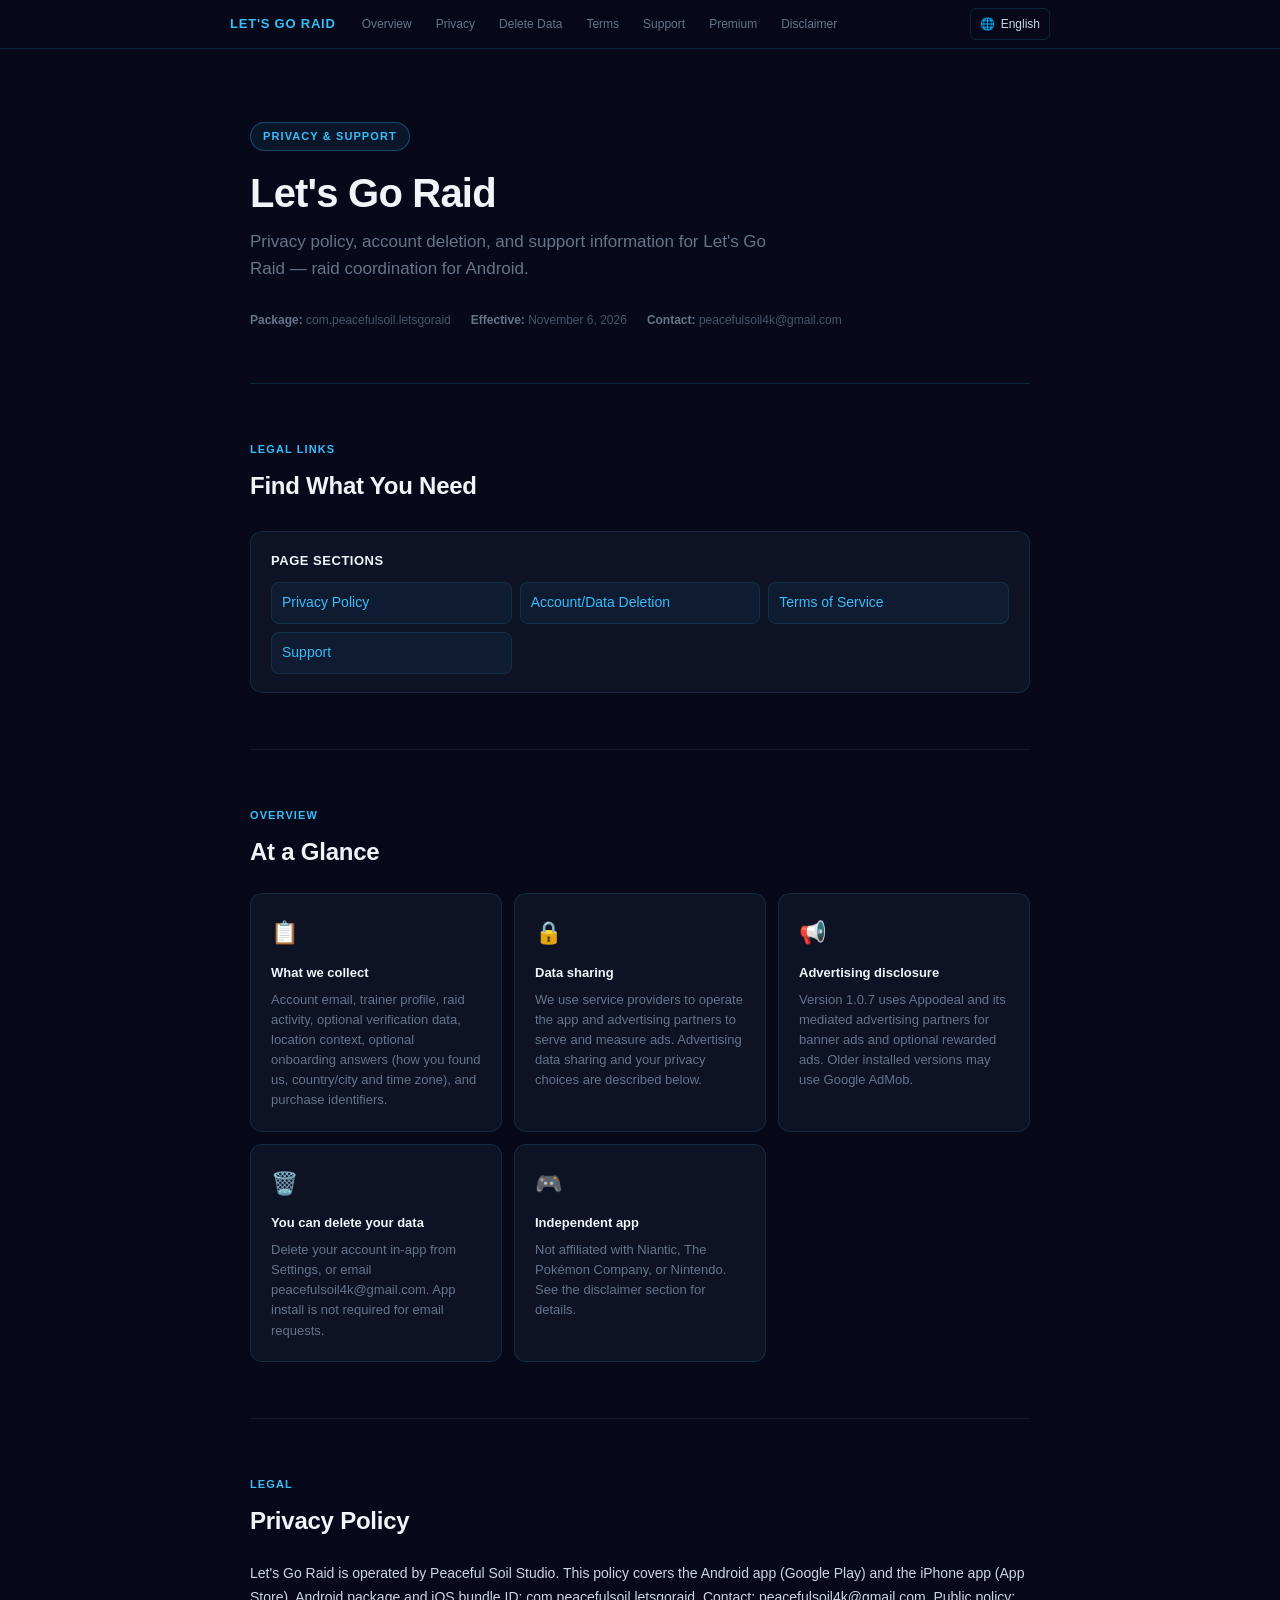
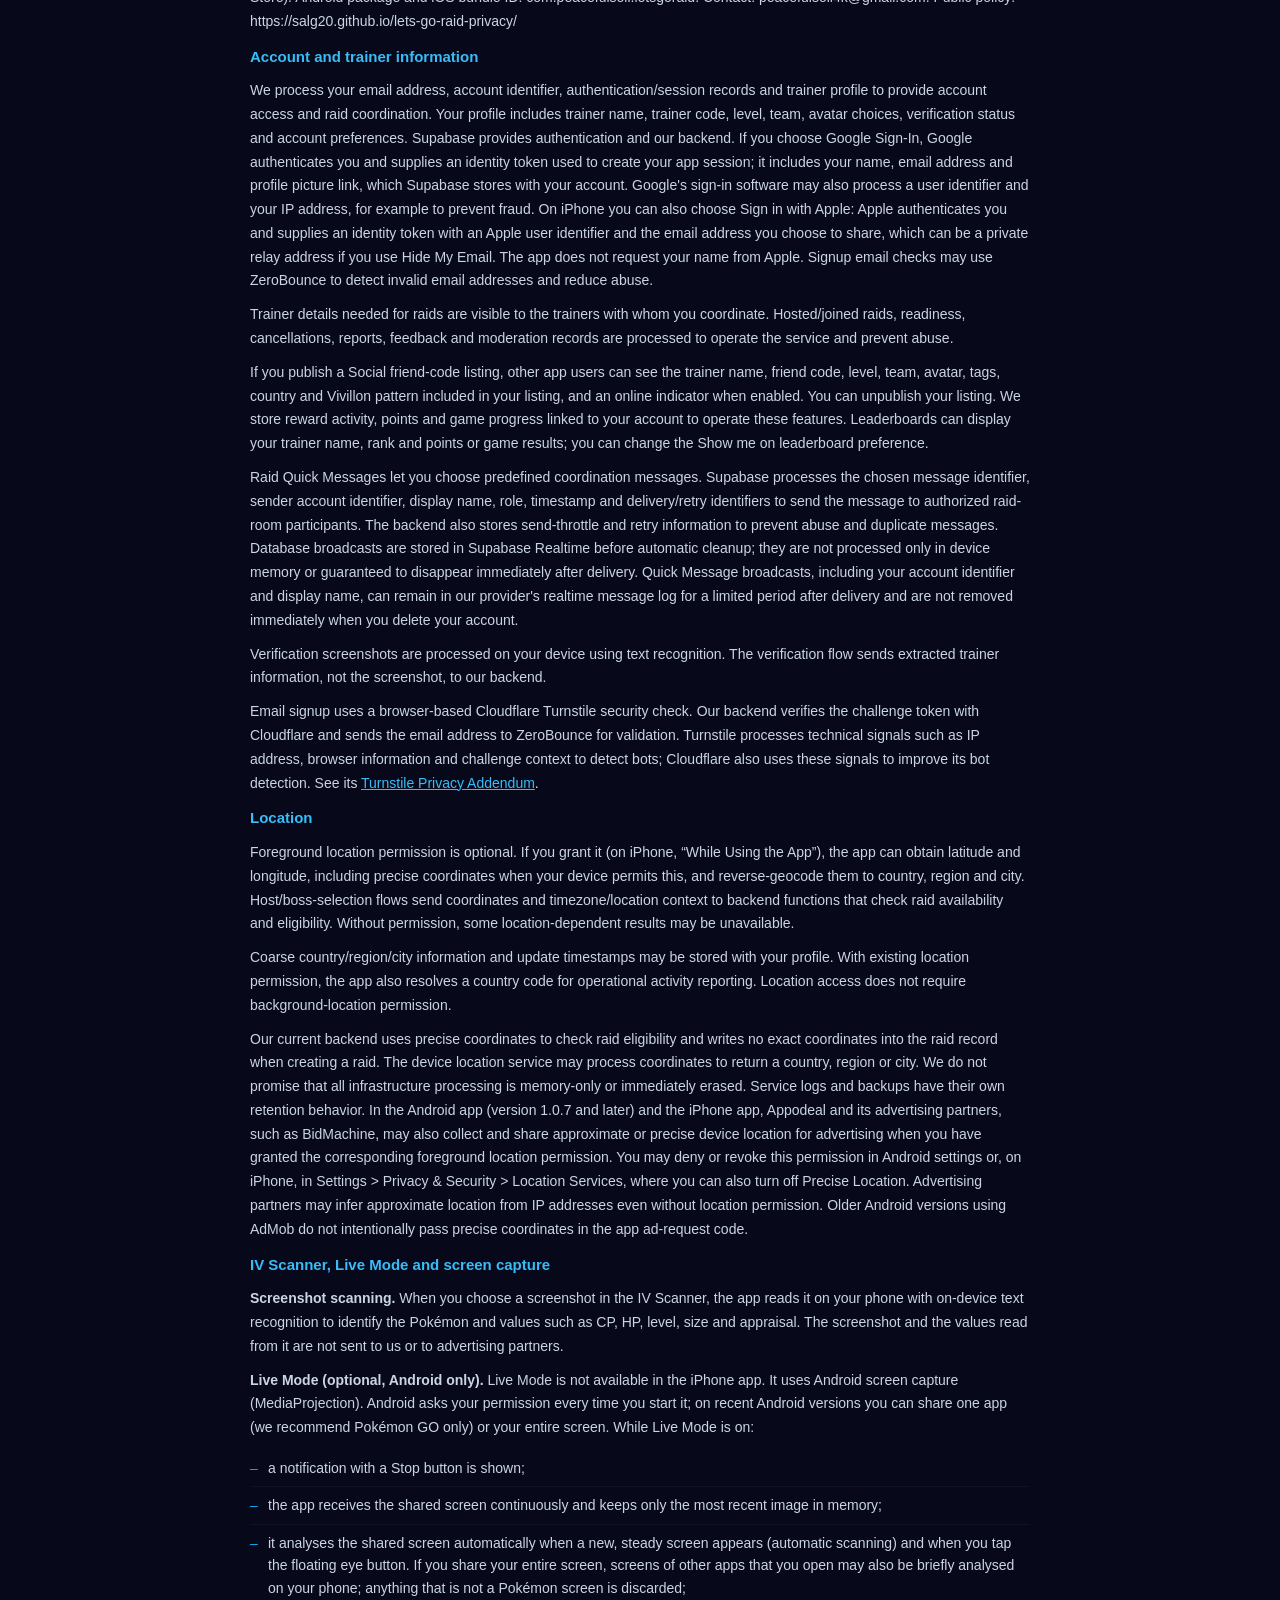
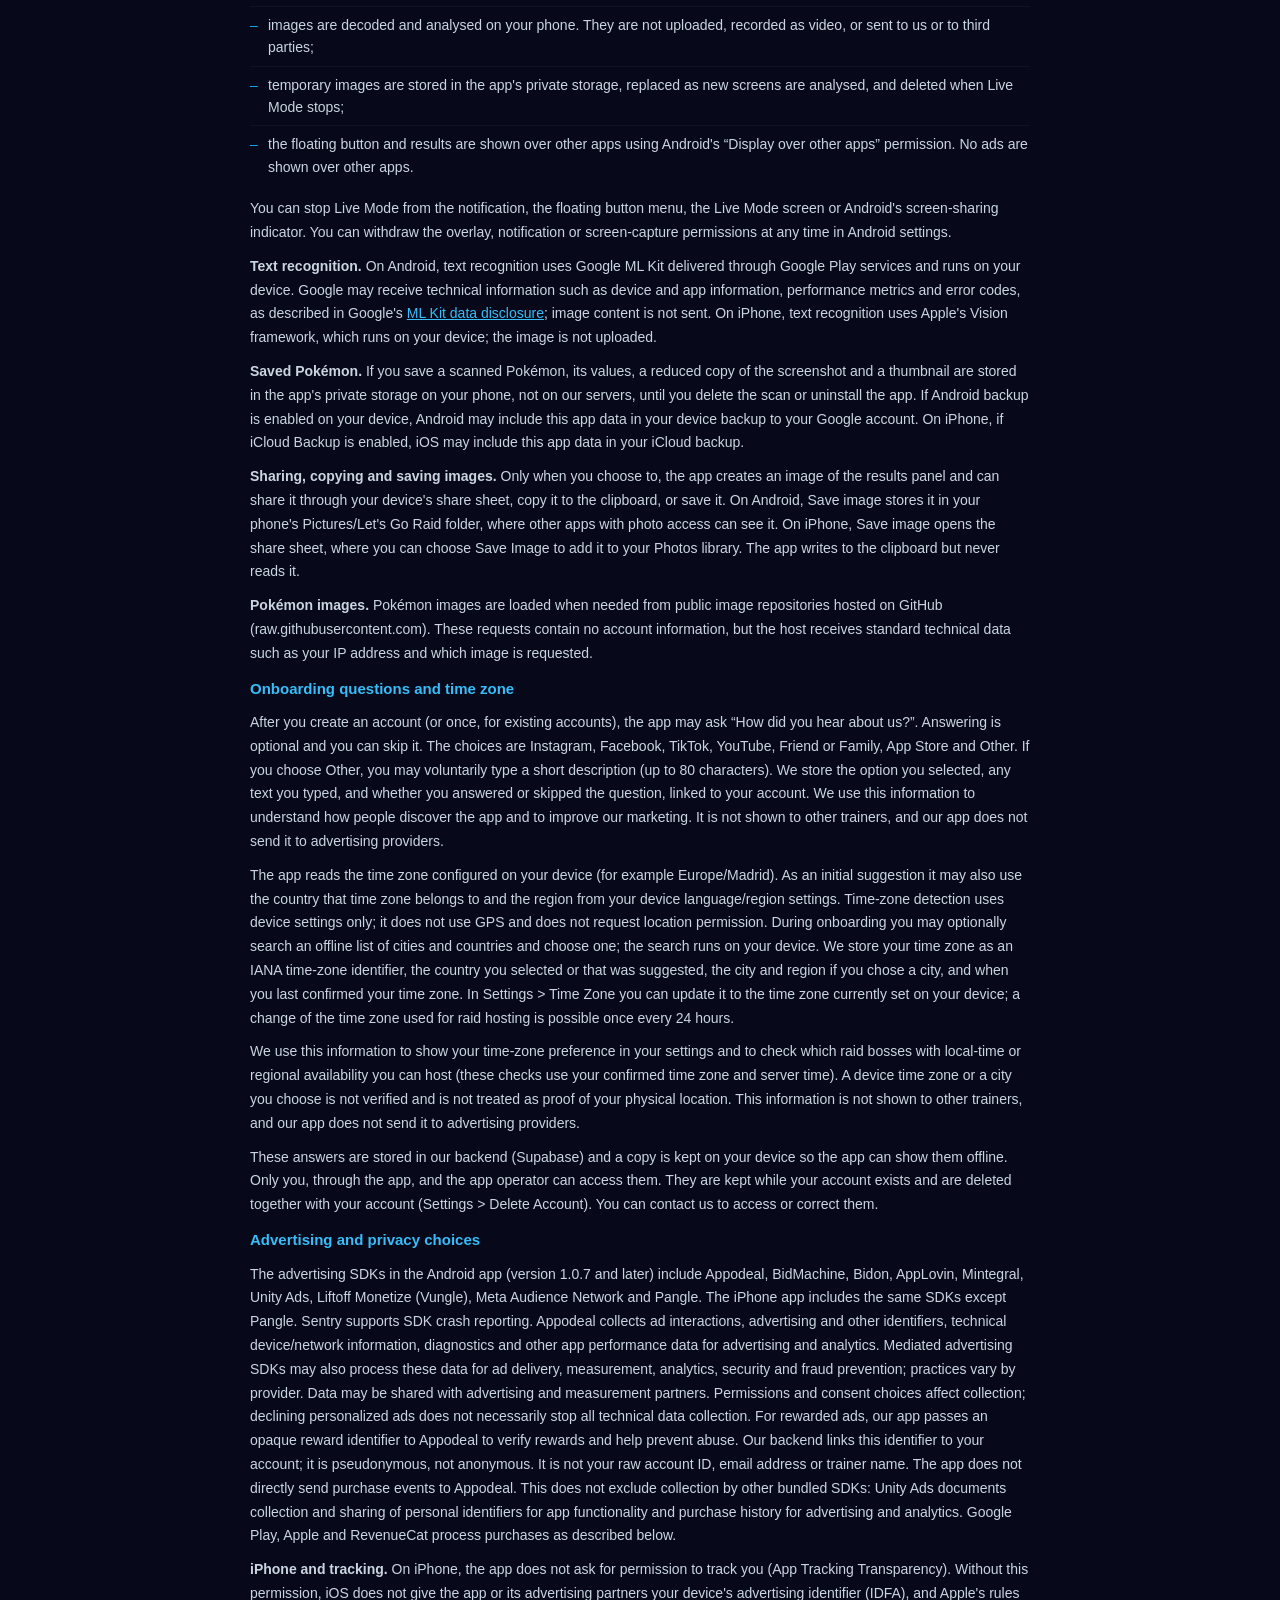
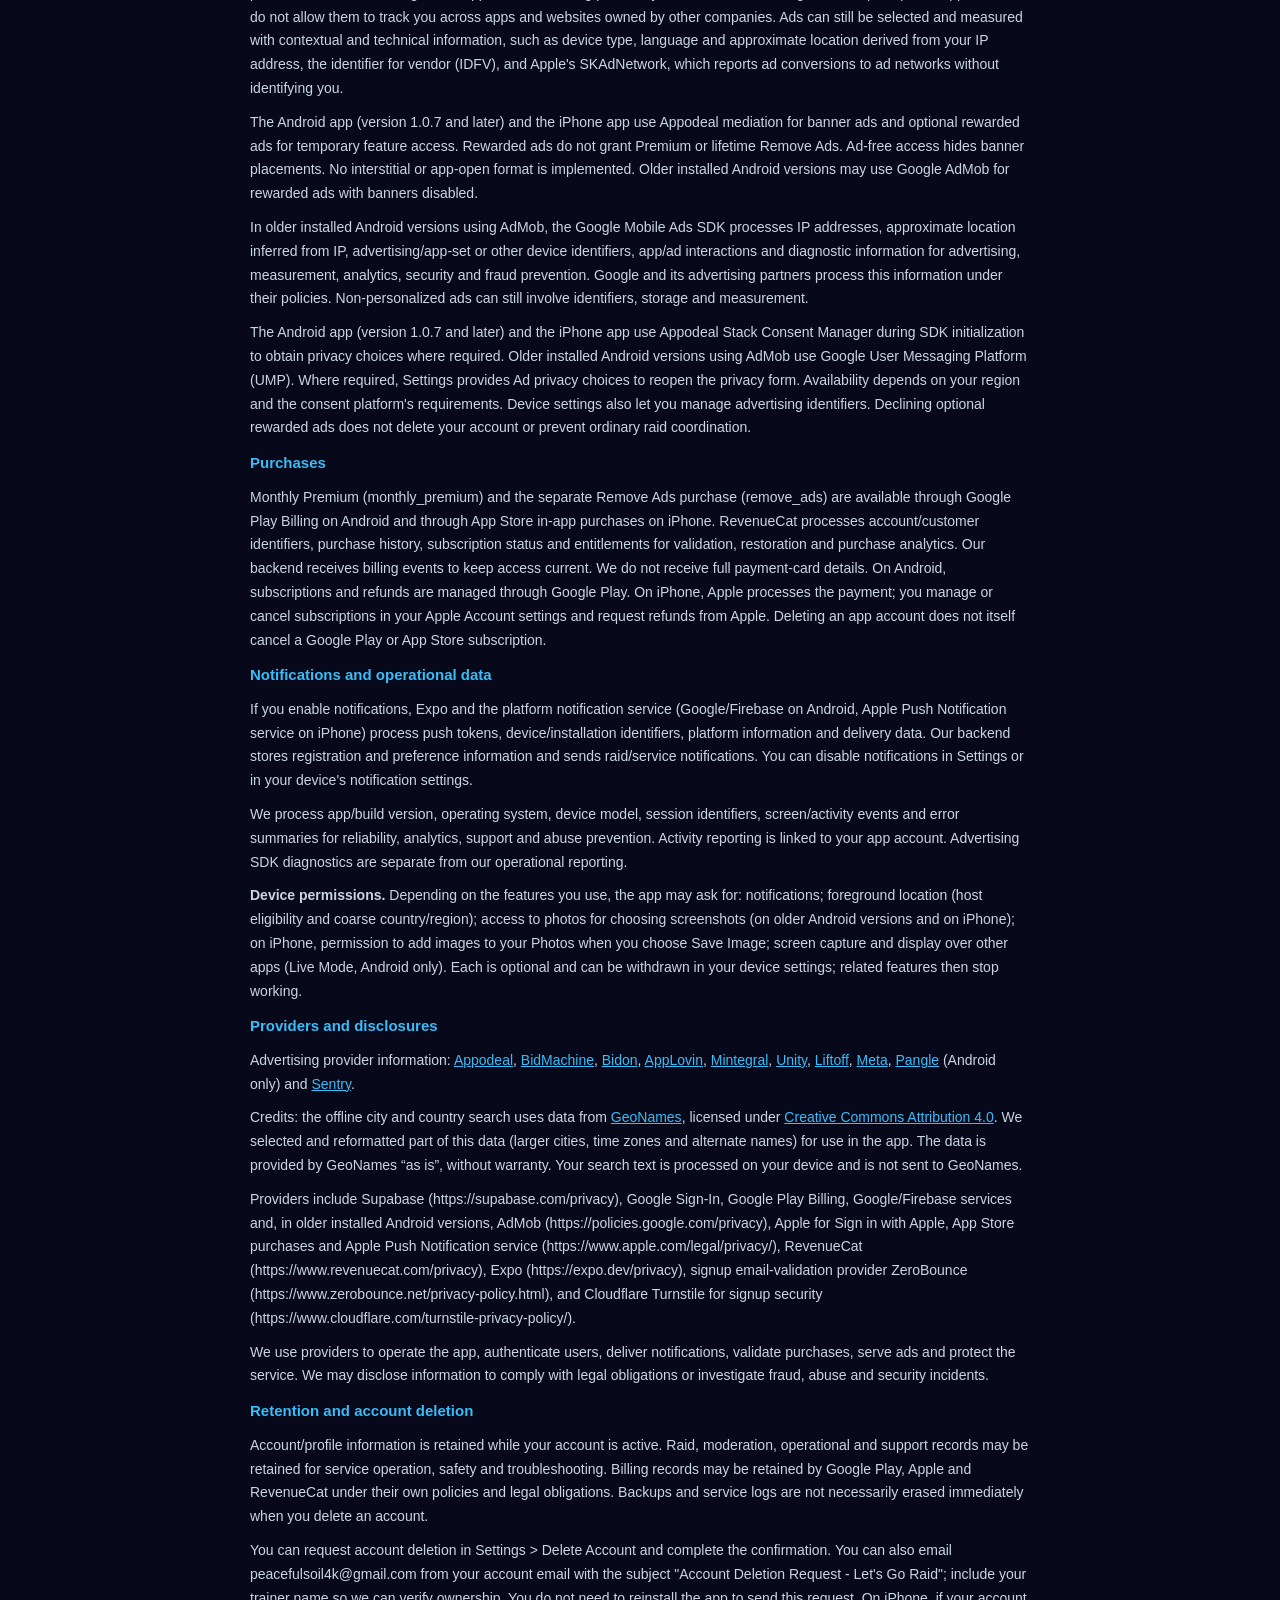
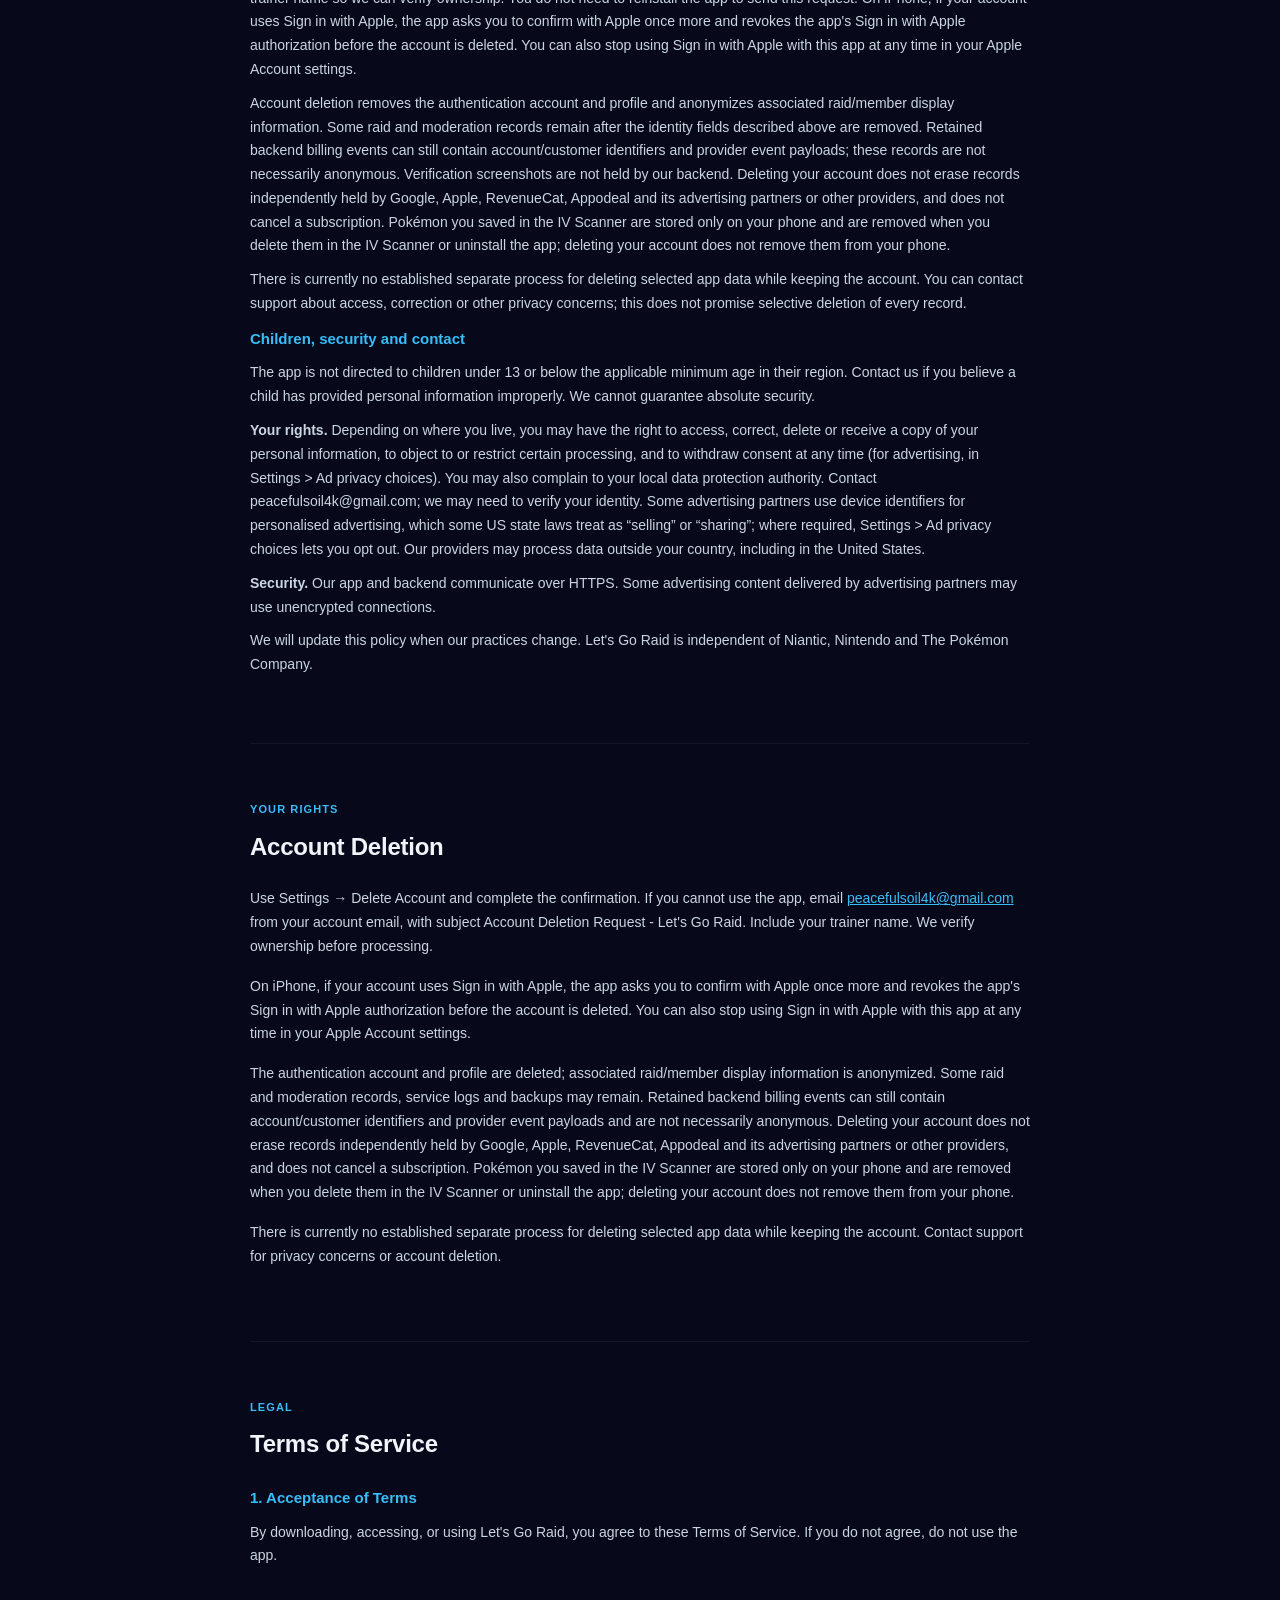
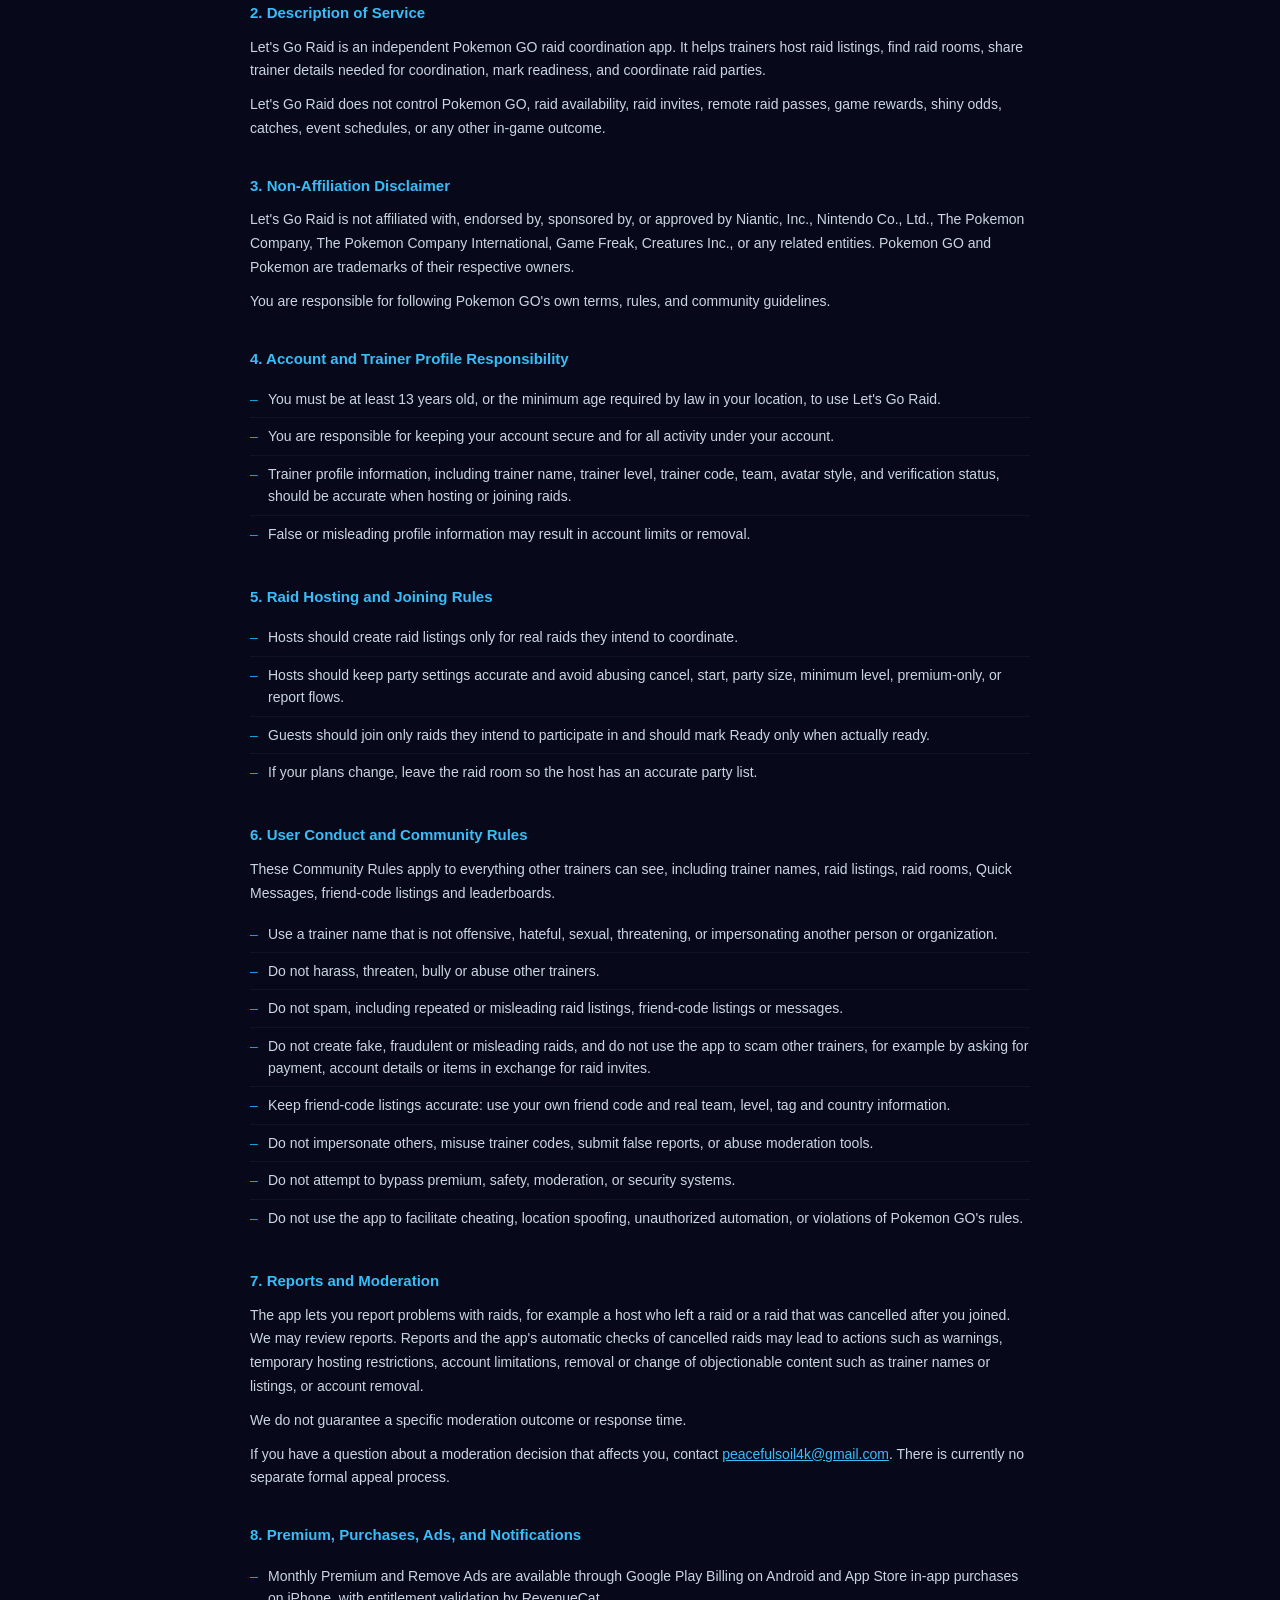
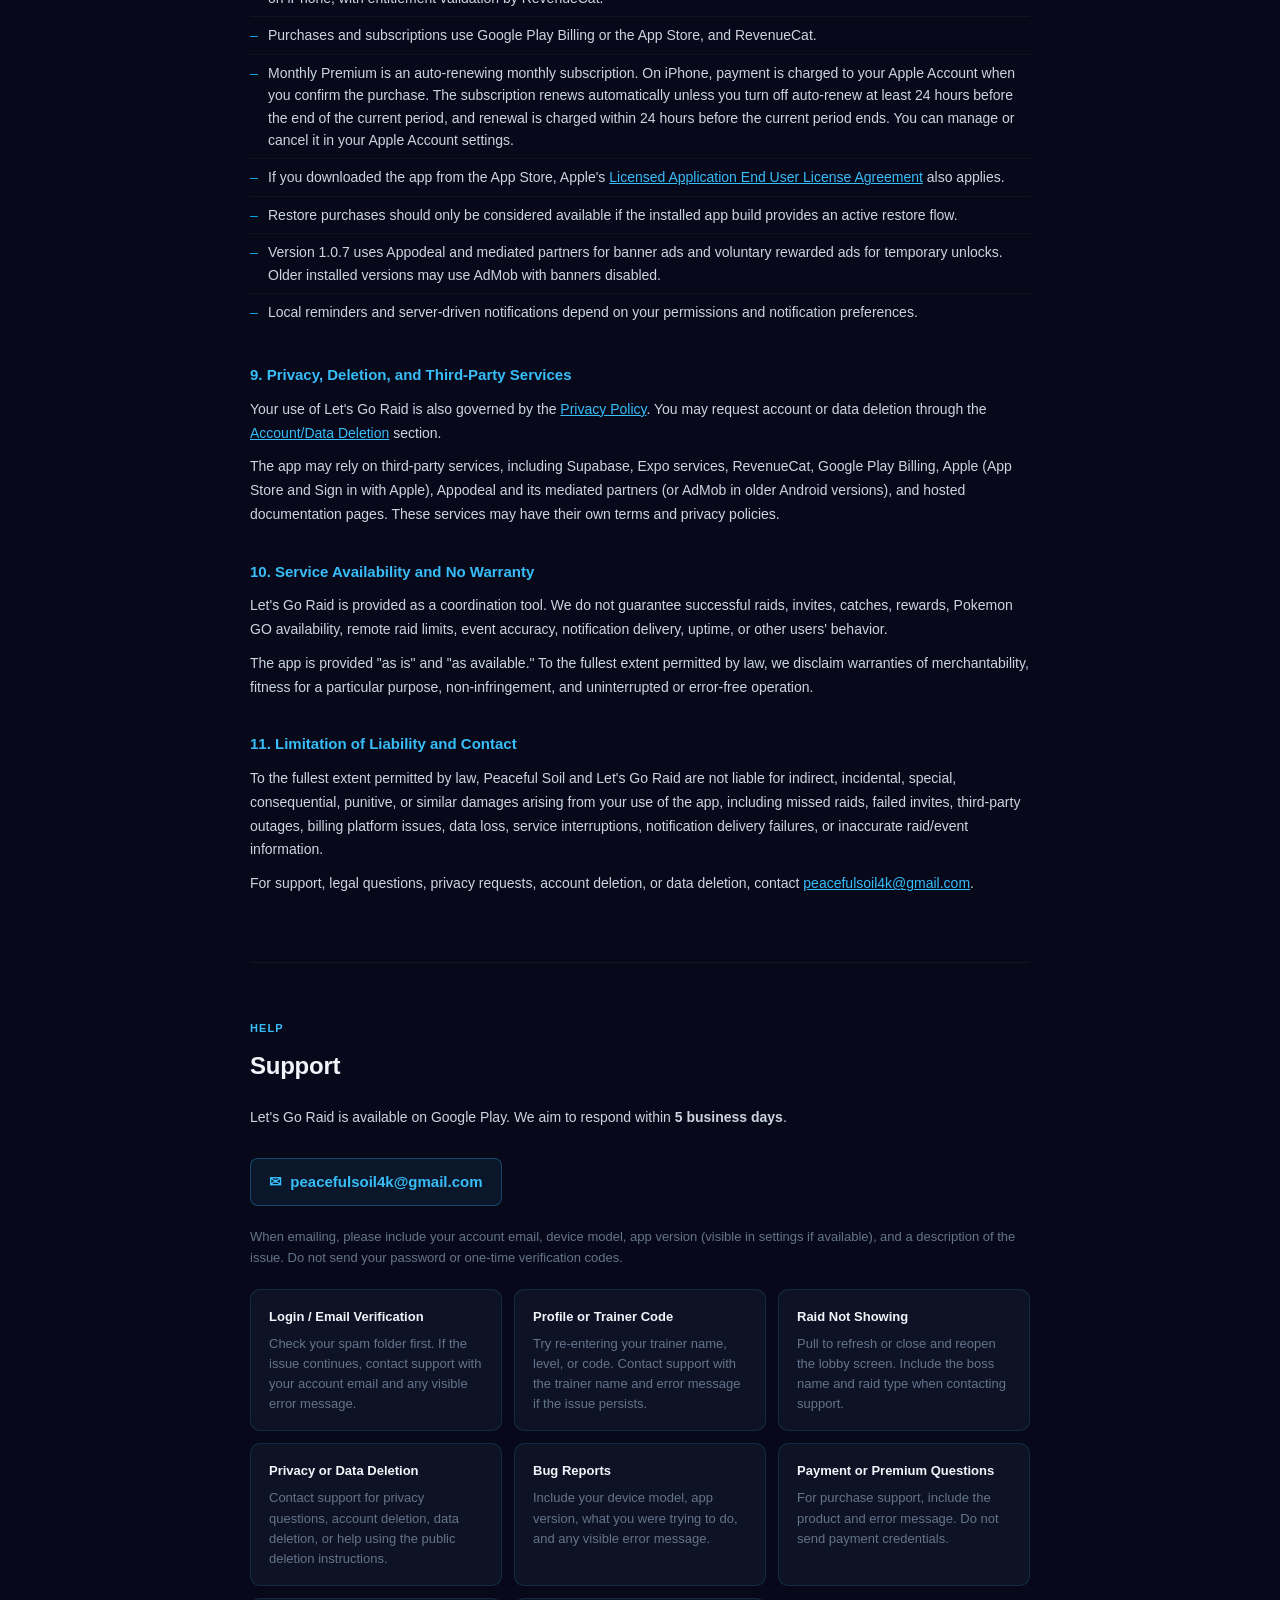
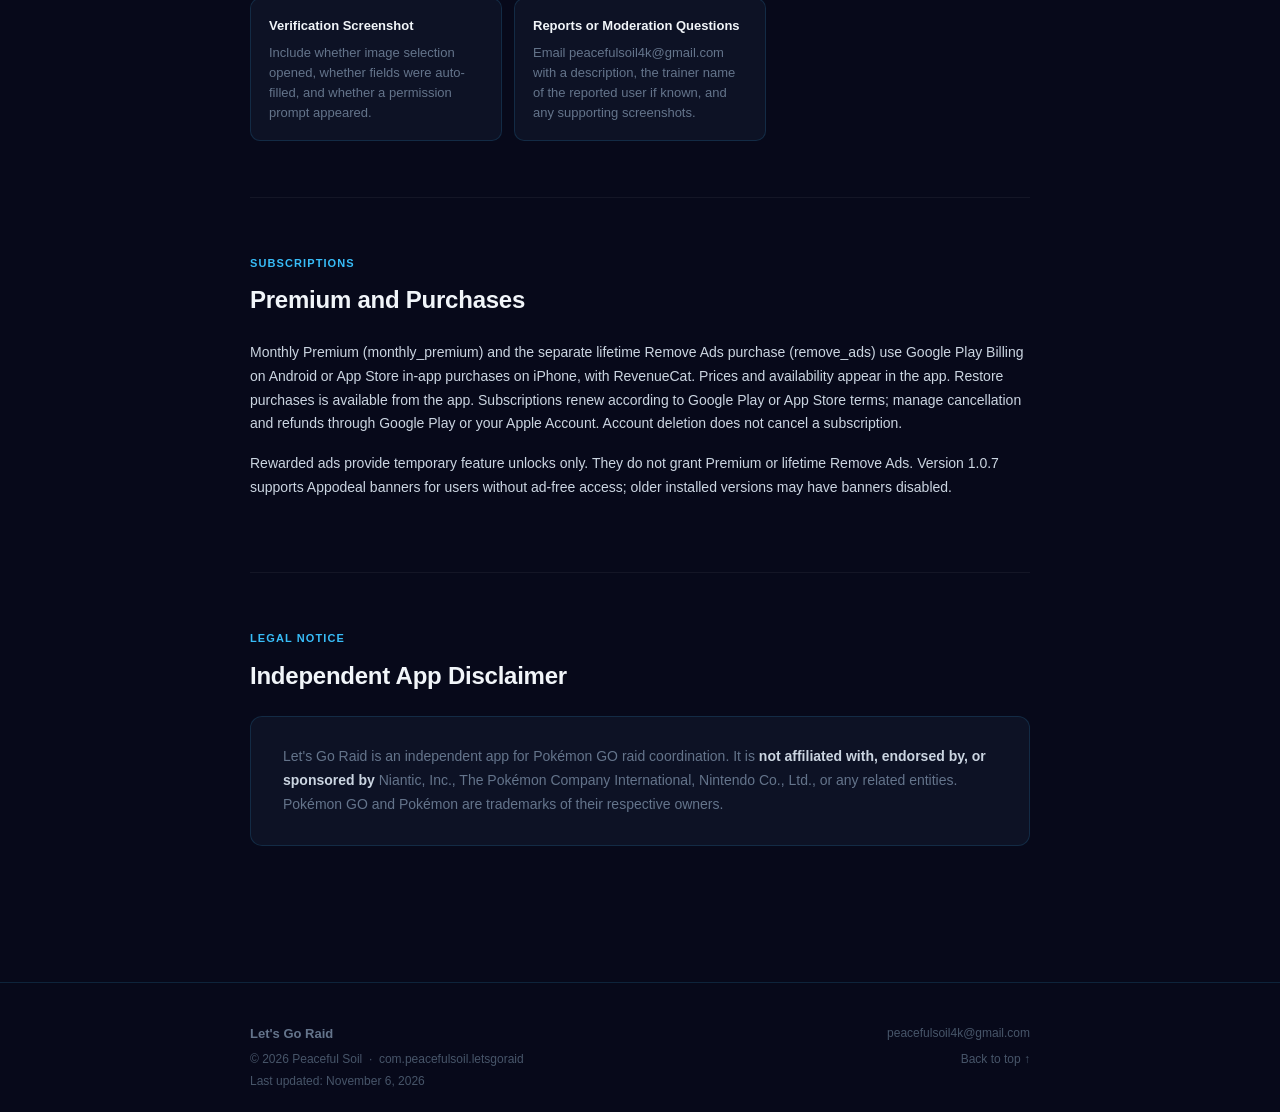
<file: index.html>
<!DOCTYPE html>
<html lang="en">
<head>
  <meta charset="UTF-8" />
  <meta name="viewport" content="width=device-width, initial-scale=1.0" />
  <title>Let's Go Raid – Privacy &amp; Support</title>
  <link rel="canonical" href="https://salg20.github.io/lets-go-raid-privacy/" />
  <link rel="alternate" hreflang="x-default" href="https://salg20.github.io/lets-go-raid-privacy/" />
  <link rel="alternate" hreflang="en" href="https://salg20.github.io/lets-go-raid-privacy/" />
  <link rel="alternate" hreflang="ja" href="https://salg20.github.io/lets-go-raid-privacy/ja/" />
  <link rel="alternate" hreflang="pt-BR" href="https://salg20.github.io/lets-go-raid-privacy/pt-BR/" />
  <link rel="alternate" hreflang="es" href="https://salg20.github.io/lets-go-raid-privacy/es/" />
  <link rel="alternate" hreflang="de" href="https://salg20.github.io/lets-go-raid-privacy/de/" />
  <link rel="alternate" hreflang="ko" href="https://salg20.github.io/lets-go-raid-privacy/ko/" />
  <link rel="alternate" hreflang="zh-Hant" href="https://salg20.github.io/lets-go-raid-privacy/zh-Hant/" />
  <link rel="alternate" hreflang="id" href="https://salg20.github.io/lets-go-raid-privacy/id/" />
  <link rel="alternate" hreflang="th" href="https://salg20.github.io/lets-go-raid-privacy/th/" />
  <link rel="alternate" hreflang="fr" href="https://salg20.github.io/lets-go-raid-privacy/fr/" />
  <link rel="alternate" hreflang="it" href="https://salg20.github.io/lets-go-raid-privacy/it/" />
  <link rel="alternate" hreflang="hi" href="https://salg20.github.io/lets-go-raid-privacy/hi/" />
  <!-- Root page only: a saved language choice, or (first visit) a supported browser language, opens that language's
       page with the same #section. "?lang=en" or choosing English in the menu keeps this English page. -->
  <script>
    (function () {
      var SUPPORTED = ["en", "ja", "pt-BR", "es", "de", "ko", "zh-Hant", "id", "th", "fr", "it", "hi"];
      function match(tag) {
        if (!tag) return null;
        var t = String(tag).toLowerCase();
        if (/^zh-(hant|tw|hk|mo)/.test(t)) return "zh-Hant";
        if (t.indexOf("zh") === 0) return null;
        if (t.indexOf("pt") === 0) return "pt-BR";
        var p = t.split("-")[0];
        for (var i = 0; i < SUPPORTED.length; i++) if (SUPPORTED[i].toLowerCase() === p) return SUPPORTED[i];
        return null;
      }
      if (/[?&]lang=en\b/.test(location.search)) return;
      var pref = null;
      try { pref = localStorage.getItem("lgr_lang"); } catch (e) {}
      var target = pref && SUPPORTED.indexOf(pref) >= 0 ? pref : null;
      if (!pref) {
        var langs = navigator.languages && navigator.languages.length ? navigator.languages : [navigator.language];
        for (var j = 0; j < langs.length && !target; j++) target = match(langs[j]);
      }
      if (target && target !== "en") location.replace("./" + target + "/" + location.hash);
    })();
  </script>
  <style>
    *, *::before, *::after { box-sizing: border-box; margin: 0; padding: 0; }

    :root {
      --bg: #07091a;
      --surface: #0d1225;
      --surface2: #111830;
      --border: rgba(56, 189, 248, 0.15);
      --border-strong: rgba(56, 189, 248, 0.3);
      --accent: #38bdf8;
      --accent-dim: #0ea5e9;
      --accent-glow: rgba(56, 189, 248, 0.08);
      --text: #cbd5e1;
      --text-bright: #f1f5f9;
      --text-muted: #64748b;
      --text-dim: #475569;
      --green: #34d399;
      --green-bg: rgba(52, 211, 153, 0.07);
      --green-border: rgba(52, 211, 153, 0.28);
    }

    html { scroll-behavior: smooth; }

    body {
      font-family: -apple-system, BlinkMacSystemFont, "Segoe UI", Roboto, Helvetica, Arial, sans-serif;
      background: var(--bg);
      color: var(--text);
      line-height: 1.7;
    }

    /* NAV */
    nav {
      position: sticky;
      top: 0;
      z-index: 50;
      background: rgba(7, 9, 26, 0.94);
      backdrop-filter: blur(12px);
      border-bottom: 1px solid var(--border);
      padding: 0 20px;
    }
    .nav-bar {
      max-width: 820px;
      margin: 0 auto;
      display: flex;
      align-items: center;
      gap: 8px;
    }
    .nav-inner {
      flex: 1;
      min-width: 0;
      display: flex;
      align-items: center;
      gap: 4px;
      height: 48px;
      overflow-x: auto;
      scrollbar-width: none;
    }
    .nav-inner::-webkit-scrollbar { display: none; }
    .nav-brand {
      font-size: 13px;
      font-weight: 800;
      color: var(--accent);
      letter-spacing: 0.06em;
      text-transform: uppercase;
      white-space: nowrap;
      margin-right: 12px;
      text-decoration: none;
    }
    .nav-link {
      font-size: 12px;
      color: var(--text-muted);
      text-decoration: none;
      white-space: nowrap;
      padding: 6px 10px;
      border-radius: 6px;
      transition: color 0.2s, background 0.2s;
    }
    .nav-link:hover { color: var(--accent); background: var(--accent-glow); }

    /* LANGUAGE MENU (works without JavaScript: <details> + plain links) */
    .lang-menu { position: relative; flex: none; }
    .lang-menu summary {
      list-style: none;
      cursor: pointer;
      display: flex;
      align-items: center;
      gap: 6px;
      font-size: 12px;
      color: var(--text);
      white-space: nowrap;
      padding: 5px 9px;
      border: 1px solid var(--border);
      border-radius: 6px;
    }
    .lang-menu summary::-webkit-details-marker { display: none; }
    .lang-menu summary:hover { color: var(--accent); border-color: var(--border-strong); }
    .lang-menu summary:focus-visible, .lang-list a:focus-visible { outline: 2px solid var(--accent); outline-offset: 2px; }
    .lang-list {
      position: absolute;
      right: 0;
      top: calc(100% + 6px);
      z-index: 60;
      list-style: none;
      min-width: 190px;
      max-height: 70vh;
      overflow-y: auto;
      padding: 6px;
      background: var(--surface);
      border: 1px solid var(--border-strong);
      border-radius: 10px;
      box-shadow: 0 12px 32px rgba(0, 0, 0, 0.45);
    }
    .lang-list a {
      display: block;
      padding: 7px 10px;
      border-radius: 6px;
      font-size: 13px;
      color: var(--text);
      text-decoration: none;
    }
    .lang-list a:hover { background: var(--accent-glow); color: var(--accent); }
    .lang-list a[aria-current="true"] { color: var(--accent); font-weight: 700; }

    /* LAYOUT */
    .container {
      max-width: 820px;
      margin: 0 auto;
      padding: 0 20px 80px;
    }

    /* HERO */
    .hero {
      padding: 72px 0 52px;
      border-bottom: 1px solid var(--border);
    }
    .hero-badge {
      display: inline-flex;
      align-items: center;
      gap: 6px;
      font-size: 11px;
      font-weight: 700;
      letter-spacing: 0.1em;
      text-transform: uppercase;
      color: var(--accent);
      background: var(--accent-glow);
      border: 1px solid var(--border-strong);
      border-radius: 999px;
      padding: 4px 12px;
      margin-bottom: 20px;
    }
    .hero h1 {
      font-size: 40px;
      font-weight: 900;
      color: var(--text-bright);
      line-height: 1.12;
      margin-bottom: 14px;
      letter-spacing: -0.02em;
    }
    .hero-sub {
      font-size: 17px;
      color: var(--text-muted);
      margin-bottom: 28px;
      max-width: 520px;
      line-height: 1.55;
    }
    .hero-meta {
      display: flex;
      flex-wrap: wrap;
      gap: 20px;
    }
    .hero-meta-item {
      font-size: 12px;
      color: var(--text-dim);
    }
    .hero-meta-item strong { color: var(--text-muted); }

    /* SECTION */
    section {
      padding: 56px 0;
      border-bottom: 1px solid rgba(255,255,255,0.05);
    }
    section:last-of-type { border-bottom: none; }
    .section-label {
      font-size: 11px;
      font-weight: 700;
      letter-spacing: 0.1em;
      text-transform: uppercase;
      color: var(--accent);
      margin-bottom: 8px;
    }
    .section-title {
      font-size: 24px;
      font-weight: 800;
      color: var(--text-bright);
      margin-bottom: 20px;
      letter-spacing: -0.01em;
    }

    /* SUMMARY CARDS */
    .cards-grid {
      display: grid;
      grid-template-columns: repeat(auto-fill, minmax(230px, 1fr));
      gap: 12px;
      margin-top: 4px;
    }
    .card {
      background: var(--surface);
      border: 1px solid var(--border);
      border-radius: 12px;
      padding: 20px;
      transition: border-color 0.2s, background 0.2s;
    }
    .card:hover {
      border-color: var(--border-strong);
      background: var(--surface2);
    }
    .card-icon { font-size: 22px; margin-bottom: 10px; display: block; }
    .card-title {
      font-size: 13px;
      font-weight: 700;
      color: var(--text-bright);
      margin-bottom: 6px;
    }
    .card-body {
      font-size: 13px;
      color: var(--text-muted);
      line-height: 1.55;
    }

    /* TABLE OF CONTENTS */
    .toc-panel {
      background: var(--surface);
      border: 1px solid var(--border);
      border-radius: 12px;
      padding: 18px 20px;
      margin-top: 24px;
    }
    .toc-title {
      font-size: 13px;
      font-weight: 800;
      color: var(--text-bright);
      margin-bottom: 10px;
      letter-spacing: 0.04em;
      text-transform: uppercase;
    }
    .toc-links {
      display: grid;
      grid-template-columns: repeat(auto-fit, minmax(180px, 1fr));
      gap: 8px;
    }
    .toc-links a {
      color: var(--accent);
      text-decoration: none;
      font-size: 14px;
      padding: 8px 10px;
      border-radius: 8px;
      background: rgba(56, 189, 248, 0.06);
      border: 1px solid rgba(56, 189, 248, 0.12);
    }
    .toc-links a:hover { background: var(--accent-glow); }
    /* POLICY CONTENT */
    .policy-section { margin-bottom: 32px; }
    .policy-section:last-child { margin-bottom: 0; }
    .policy-h2 {
      font-size: 15px;
      font-weight: 700;
      color: var(--accent);
      margin-bottom: 10px;
    }
    .policy-p {
      font-size: 14px;
      color: var(--text);
      margin-bottom: 10px;
      line-height: 1.7;
    }
    .policy-ul {
      list-style: none;
      margin: 8px 0 12px;
      padding: 0;
    }
    .policy-ul li {
      font-size: 14px;
      color: var(--text);
      padding: 7px 0 7px 18px;
      border-bottom: 1px solid rgba(255,255,255,0.04);
      position: relative;
      line-height: 1.6;
    }
    .policy-ul li::before {
      content: "–";
      position: absolute;
      left: 0;
      color: var(--accent-dim);
    }
    .policy-ul li:last-child { border-bottom: none; }
    .policy-ul li strong { color: var(--text-bright); }
    .policy-ul a { color: var(--accent); }

    /* CALLOUT BOXES */
    .callout {
      border-radius: 10px;
      padding: 20px 24px;
      margin: 20px 0;
    }
    .callout-green {
      background: var(--green-bg);
      border: 1px solid var(--green-border);
    }
    .callout-blue {
      background: var(--accent-glow);
      border: 1px solid var(--border-strong);
    }
    .callout-title {
      font-size: 13px;
      font-weight: 700;
      margin-bottom: 10px;
    }
    .callout-green .callout-title { color: var(--green); }
    .callout-blue .callout-title { color: var(--accent); }
    .callout-body {
      font-size: 14px;
      color: var(--text);
      line-height: 1.65;
    }
    .callout-body a { color: var(--accent); }
    .callout-body strong { color: var(--text-bright); }

    /* DELETION STEPS */
    .deletion-steps {
      display: grid;
      grid-template-columns: repeat(auto-fill, minmax(210px, 1fr));
      gap: 12px;
      margin: 20px 0;
    }
    .deletion-step {
      background: var(--surface);
      border: 1px solid var(--border);
      border-radius: 10px;
      padding: 16px 18px;
    }
    .deletion-step-num {
      font-size: 11px;
      font-weight: 700;
      color: var(--accent);
      letter-spacing: 0.08em;
      text-transform: uppercase;
      margin-bottom: 6px;
    }
    .deletion-step-title {
      font-size: 13px;
      font-weight: 700;
      color: var(--text-bright);
      margin-bottom: 4px;
    }
    .deletion-step-body {
      font-size: 13px;
      color: var(--text-muted);
      line-height: 1.5;
    }
    .deletion-step-body a { color: var(--accent); }
    .deletion-step-body em { font-style: italic; }

    /* SUPPORT TOPICS */
    .support-topics {
      display: grid;
      grid-template-columns: repeat(auto-fill, minmax(250px, 1fr));
      gap: 12px;
      margin-top: 20px;
    }
    .support-topic {
      background: var(--surface);
      border: 1px solid var(--border);
      border-radius: 10px;
      padding: 16px 18px;
    }
    .support-topic-title {
      font-size: 13px;
      font-weight: 700;
      color: var(--text-bright);
      margin-bottom: 6px;
    }
    .support-topic-body {
      font-size: 13px;
      color: var(--text-muted);
      line-height: 1.55;
    }

    /* EMAIL BUTTON */
    a { color: var(--accent); text-decoration: underline; }
    .email-link {
      display: inline-flex;
      align-items: center;
      gap: 8px;
      font-size: 15px;
      font-weight: 600;
      color: var(--accent);
      text-decoration: none;
      background: var(--accent-glow);
      border: 1px solid var(--border-strong);
      border-radius: 8px;
      padding: 10px 18px;
      margin: 12px 0;
      transition: background 0.2s, border-color 0.2s;
    }
    .email-link:hover {
      background: rgba(56, 189, 248, 0.14);
      border-color: var(--accent);
    }

    /* DISCLAIMER */
    .disclaimer-box {
      background: var(--surface);
      border: 1px solid var(--border);
      border-radius: 12px;
      padding: 28px 32px;
    }
    .disclaimer-box p {
      font-size: 14px;
      color: var(--text-muted);
      line-height: 1.7;
    }
    .disclaimer-box strong { color: var(--text); }

    /* FOOTER */
    footer {
      padding: 40px 0 20px;
      border-top: 1px solid var(--border);
    }
    .footer-inner {
      display: flex;
      flex-wrap: wrap;
      justify-content: space-between;
      align-items: flex-start;
      gap: 16px;
    }
    .footer-brand {
      font-size: 13px;
      font-weight: 700;
      color: var(--text-muted);
    }
    .footer-copy {
      font-size: 12px;
      color: var(--text-dim);
      margin-top: 4px;
    }
    .footer-links {
      display: flex;
      flex-direction: column;
      align-items: flex-end;
      gap: 6px;
    }
    .footer-links a {
      font-size: 12px;
      color: var(--text-dim);
      text-decoration: none;
    }
    .footer-links a:hover { color: var(--accent); }

    /* BODY HELPERS */
    .body-text {
      font-size: 14px;
      color: var(--text);
      margin-bottom: 16px;
      line-height: 1.7;
    }
    .body-text-muted {
      font-size: 13px;
      color: var(--text-muted);
      margin-bottom: 16px;
      line-height: 1.65;
    }

    /* RESPONSIVE */
    @media (max-width: 600px) {
      .hero h1 { font-size: 28px; }
      .hero-sub { font-size: 15px; }
      .section-title { font-size: 20px; }
      .cards-grid { grid-template-columns: 1fr; }
      .deletion-steps { grid-template-columns: 1fr; }
      .support-topics { grid-template-columns: 1fr; }
      .disclaimer-box { padding: 20px; }
      .footer-links { align-items: flex-start; }
      nav { padding: 0 12px; }
      .container { padding: 0 16px 60px; }
      .callout { padding: 16px 18px; }
    }
  </style>
</head>
<body>

  <!-- STICKY NAV -->
  <nav>
    <div class="nav-bar">
    <div class="nav-inner">
      <a class="nav-brand" href="#top">Let's Go Raid</a>
      <a class="nav-link" href="#summary">Overview</a>
      <a class="nav-link" href="#privacy">Privacy</a>
      <a class="nav-link" href="#deletion">Delete Data</a>
      <a class="nav-link" href="#terms">Terms</a>
      <a class="nav-link" href="#support">Support</a>
      <a class="nav-link" href="#premium">Premium</a>
      <a class="nav-link" href="#disclaimer">Disclaimer</a>
    </div>
    <!-- LANGUAGE MENU: language names stay in their own language on every page. -->
    <details class="lang-menu">
      <summary aria-label="Language: English"><span aria-hidden="true">🌐</span><span>English</span></summary>
      <ul class="lang-list">
        <li><a href="./" hreflang="en" lang="en" data-lang="en" aria-current="true">English</a></li>
        <li><a href="./ja/" hreflang="ja" lang="ja" data-lang="ja">日本語</a></li>
        <li><a href="./pt-BR/" hreflang="pt-BR" lang="pt-BR" data-lang="pt-BR">Português (Brasil)</a></li>
        <li><a href="./es/" hreflang="es" lang="es" data-lang="es">Español</a></li>
        <li><a href="./de/" hreflang="de" lang="de" data-lang="de">Deutsch</a></li>
        <li><a href="./ko/" hreflang="ko" lang="ko" data-lang="ko">한국어</a></li>
        <li><a href="./zh-Hant/" hreflang="zh-Hant" lang="zh-Hant" data-lang="zh-Hant">繁體中文</a></li>
        <li><a href="./id/" hreflang="id" lang="id" data-lang="id">Bahasa Indonesia</a></li>
        <li><a href="./th/" hreflang="th" lang="th" data-lang="th">ไทย</a></li>
        <li><a href="./fr/" hreflang="fr" lang="fr" data-lang="fr">Français</a></li>
        <li><a href="./it/" hreflang="it" lang="it" data-lang="it">Italiano</a></li>
        <li><a href="./hi/" hreflang="hi" lang="hi" data-lang="hi">हिन्दी</a></li>
      </ul>
    </details>
    </div>
  </nav>

  <div class="container" id="top">

    <!-- HERO -->
    <div class="hero">
      <div class="hero-badge">Privacy &amp; Support</div>
      <h1>Let's Go Raid</h1>
      <p class="hero-sub">Privacy policy, account deletion, and support information for Let's Go Raid — raid coordination for Android.</p>
      <div class="hero-meta">
        <span class="hero-meta-item"><strong>Package:</strong> com.peacefulsoil.letsgoraid</span>
        <span class="hero-meta-item"><strong>Effective:</strong> November 6, 2026</span>
        <span class="hero-meta-item"><strong>Contact:</strong> peacefulsoil4k@gmail.com</span>
      </div>
    </div>

    <!-- TABLE OF CONTENTS -->
    <section id="toc">
      <div class="section-label">Legal Links</div>
      <div class="section-title">Find What You Need</div>
      <div class="toc-panel">
        <div class="toc-title">Page sections</div>
        <div class="toc-links">
          <a href="#privacy">Privacy Policy</a>
          <a href="#deletion">Account/Data Deletion</a>
          <a href="#terms">Terms of Service</a>
          <a href="#support">Support</a>
        </div>
      </div>
    </section>
    <!-- QUICK SUMMARY -->
    <section id="summary">
      <div class="section-label">Overview</div>
      <div class="section-title">At a Glance</div>
      <div class="cards-grid">
        <div class="card">
          <span class="card-icon">📋</span>
          <div class="card-title">What we collect</div>
          <div class="card-body">Account email, trainer profile, raid activity, optional verification data, location context, optional onboarding answers (how you found us, country/city and time zone), and purchase identifiers.</div>
        </div>
        <div class="card">
          <span class="card-icon">🔒</span>
          <div class="card-title">Data sharing</div>
          <div class="card-body">We use service providers to operate the app and advertising partners to serve and measure ads. Advertising data sharing and your privacy choices are described below.</div>
        </div>
        <div class="card">
          <span class="card-icon">📢</span>
          <div class="card-title">Advertising disclosure</div>
          <div class="card-body">Version 1.0.7 uses Appodeal and its mediated advertising partners for banner ads and optional rewarded ads. Older installed versions may use Google AdMob.</div>
        </div>
        <div class="card">
          <span class="card-icon">🗑️</span>
          <div class="card-title">You can delete your data</div>
          <div class="card-body">Delete your account in-app from Settings, or email peacefulsoil4k@gmail.com. App install is not required for email requests.</div>
        </div>
        <div class="card">
          <span class="card-icon">🎮</span>
          <div class="card-title">Independent app</div>
          <div class="card-body">Not affiliated with Niantic, The Pokémon Company, or Nintendo. See the disclaimer section for details.</div>
        </div>
      </div>
    </section>

    <!-- PRIVACY POLICY -->
    <section id="privacy"><div class="section-label">Legal</div><div class="section-title">Privacy Policy</div>
<p class="policy-p">Let's Go Raid is operated by Peaceful Soil Studio. This policy covers the Android app (Google Play) and the iPhone app (App Store). Android package and iOS bundle ID: com.peacefulsoil.letsgoraid. Contact: peacefulsoil4k@gmail.com. Public policy: https://salg20.github.io/lets-go-raid-privacy/</p>
<h3 class="policy-h2">Account and trainer information</h3>
<p class="policy-p">We process your email address, account identifier, authentication/session records and trainer profile to provide account access and raid coordination. Your profile includes trainer name, trainer code, level, team, avatar choices, verification status and account preferences. Supabase provides authentication and our backend. If you choose Google Sign-In, Google authenticates you and supplies an identity token used to create your app session; it includes your name, email address and profile picture link, which Supabase stores with your account. Google's sign-in software may also process a user identifier and your IP address, for example to prevent fraud. On iPhone you can also choose Sign in with Apple: Apple authenticates you and supplies an identity token with an Apple user identifier and the email address you choose to share, which can be a private relay address if you use Hide My Email. The app does not request your name from Apple. Signup email checks may use ZeroBounce to detect invalid email addresses and reduce abuse.</p>
<p class="policy-p">Trainer details needed for raids are visible to the trainers with whom you coordinate. Hosted/joined raids, readiness, cancellations, reports, feedback and moderation records are processed to operate the service and prevent abuse.</p>
<p class="policy-p">If you publish a Social friend-code listing, other app users can see the trainer name, friend code, level, team, avatar, tags, country and Vivillon pattern included in your listing, and an online indicator when enabled. You can unpublish your listing. We store reward activity, points and game progress linked to your account to operate these features. Leaderboards can display your trainer name, rank and points or game results; you can change the Show me on leaderboard preference.</p>
<p class="policy-p">Raid Quick Messages let you choose predefined coordination messages. Supabase processes the chosen message identifier, sender account identifier, display name, role, timestamp and delivery/retry identifiers to send the message to authorized raid-room participants. The backend also stores send-throttle and retry information to prevent abuse and duplicate messages. Database broadcasts are stored in Supabase Realtime before automatic cleanup; they are not processed only in device memory or guaranteed to disappear immediately after delivery. Quick Message broadcasts, including your account identifier and display name, can remain in our provider's realtime message log for a limited period after delivery and are not removed immediately when you delete your account.</p>
<p class="policy-p">Verification screenshots are processed on your device using text recognition. The verification flow sends extracted trainer information, not the screenshot, to our backend.</p>
<p class="policy-p">Email signup uses a browser-based Cloudflare Turnstile security check. Our backend verifies the challenge token with Cloudflare and sends the email address to ZeroBounce for validation. Turnstile processes technical signals such as IP address, browser information and challenge context to detect bots; Cloudflare also uses these signals to improve its bot detection. See its <a href="https://www.cloudflare.com/turnstile-privacy-policy/">Turnstile Privacy Addendum</a>.</p>
<h3 class="policy-h2">Location</h3>
<p class="policy-p">Foreground location permission is optional. If you grant it (on iPhone, &ldquo;While Using the App&rdquo;), the app can obtain latitude and longitude, including precise coordinates when your device permits this, and reverse-geocode them to country, region and city. Host/boss-selection flows send coordinates and timezone/location context to backend functions that check raid availability and eligibility. Without permission, some location-dependent results may be unavailable.</p>
<p class="policy-p">Coarse country/region/city information and update timestamps may be stored with your profile. With existing location permission, the app also resolves a country code for operational activity reporting. Location access does not require background-location permission.</p>
<p class="policy-p">Our current backend uses precise coordinates to check raid eligibility and writes no exact coordinates into the raid record when creating a raid. The device location service may process coordinates to return a country, region or city. We do not promise that all infrastructure processing is memory-only or immediately erased. Service logs and backups have their own retention behavior. In the Android app (version 1.0.7 and later) and the iPhone app, Appodeal and its advertising partners, such as BidMachine, may also collect and share approximate or precise device location for advertising when you have granted the corresponding foreground location permission. You may deny or revoke this permission in Android settings or, on iPhone, in Settings &gt; Privacy &amp; Security &gt; Location Services, where you can also turn off Precise Location. Advertising partners may infer approximate location from IP addresses even without location permission. Older Android versions using AdMob do not intentionally pass precise coordinates in the app ad-request code.</p>
<h3 class="policy-h2">IV Scanner, Live Mode and screen capture</h3>
<p class="policy-p"><strong>Screenshot scanning.</strong> When you choose a screenshot in the IV Scanner, the app reads it on your phone with on-device text recognition to identify the Pokémon and values such as CP, HP, level, size and appraisal. The screenshot and the values read from it are not sent to us or to advertising partners.</p>
<p class="policy-p"><strong>Live Mode (optional, Android only).</strong> Live Mode is not available in the iPhone app. It uses Android screen capture (MediaProjection). Android asks your permission every time you start it; on recent Android versions you can share one app (we recommend Pokémon GO only) or your entire screen. While Live Mode is on:</p>
<ul class="policy-ul">
<li>a notification with a Stop button is shown;</li>
<li>the app receives the shared screen continuously and keeps only the most recent image in memory;</li>
<li>it analyses the shared screen automatically when a new, steady screen appears (automatic scanning) and when you tap the floating eye button. If you share your entire screen, screens of other apps that you open may also be briefly analysed on your phone; anything that is not a Pokémon screen is discarded;</li>
<li>images are decoded and analysed on your phone. They are not uploaded, recorded as video, or sent to us or to third parties;</li>
<li>temporary images are stored in the app's private storage, replaced as new screens are analysed, and deleted when Live Mode stops;</li>
<li>the floating button and results are shown over other apps using Android's &ldquo;Display over other apps&rdquo; permission. No ads are shown over other apps.</li>
</ul>
<p class="policy-p">You can stop Live Mode from the notification, the floating button menu, the Live Mode screen or Android's screen-sharing indicator. You can withdraw the overlay, notification or screen-capture permissions at any time in Android settings.</p>
<p class="policy-p"><strong>Text recognition.</strong> On Android, text recognition uses Google ML Kit delivered through Google Play services and runs on your device. Google may receive technical information such as device and app information, performance metrics and error codes, as described in Google's <a href="https://developers.google.com/ml-kit/android-data-disclosure">ML Kit data disclosure</a>; image content is not sent. On iPhone, text recognition uses Apple's Vision framework, which runs on your device; the image is not uploaded.</p>
<p class="policy-p"><strong>Saved Pokémon.</strong> If you save a scanned Pokémon, its values, a reduced copy of the screenshot and a thumbnail are stored in the app's private storage on your phone, not on our servers, until you delete the scan or uninstall the app. If Android backup is enabled on your device, Android may include this app data in your device backup to your Google account. On iPhone, if iCloud Backup is enabled, iOS may include this app data in your iCloud backup.</p>
<p class="policy-p"><strong>Sharing, copying and saving images.</strong> Only when you choose to, the app creates an image of the results panel and can share it through your device's share sheet, copy it to the clipboard, or save it. On Android, Save image stores it in your phone's Pictures/Let's Go Raid folder, where other apps with photo access can see it. On iPhone, Save image opens the share sheet, where you can choose Save Image to add it to your Photos library. The app writes to the clipboard but never reads it.</p>
<p class="policy-p"><strong>Pokémon images.</strong> Pokémon images are loaded when needed from public image repositories hosted on GitHub (raw.githubusercontent.com). These requests contain no account information, but the host receives standard technical data such as your IP address and which image is requested.</p>
<h3 class="policy-h2">Onboarding questions and time zone</h3>
<p class="policy-p">After you create an account (or once, for existing accounts), the app may ask &ldquo;How did you hear about us?&rdquo;. Answering is optional and you can skip it. The choices are Instagram, Facebook, TikTok, YouTube, Friend or Family, App Store and Other. If you choose Other, you may voluntarily type a short description (up to 80 characters). We store the option you selected, any text you typed, and whether you answered or skipped the question, linked to your account. We use this information to understand how people discover the app and to improve our marketing. It is not shown to other trainers, and our app does not send it to advertising providers.</p>
<p class="policy-p">The app reads the time zone configured on your device (for example Europe/Madrid). As an initial suggestion it may also use the country that time zone belongs to and the region from your device language/region settings. Time-zone detection uses device settings only; it does not use GPS and does not request location permission. During onboarding you may optionally search an offline list of cities and countries and choose one; the search runs on your device. We store your time zone as an IANA time-zone identifier, the country you selected or that was suggested, the city and region if you chose a city, and when you last confirmed your time zone. In Settings &gt; Time Zone you can update it to the time zone currently set on your device; a change of the time zone used for raid hosting is possible once every 24 hours.</p>
<p class="policy-p">We use this information to show your time-zone preference in your settings and to check which raid bosses with local-time or regional availability you can host (these checks use your confirmed time zone and server time). A device time zone or a city you choose is not verified and is not treated as proof of your physical location. This information is not shown to other trainers, and our app does not send it to advertising providers.</p>
<p class="policy-p">These answers are stored in our backend (Supabase) and a copy is kept on your device so the app can show them offline. Only you, through the app, and the app operator can access them. They are kept while your account exists and are deleted together with your account (Settings &gt; Delete Account). You can contact us to access or correct them.</p>
<h3 class="policy-h2">Advertising and privacy choices</h3><p class="policy-p">The advertising SDKs in the Android app (version 1.0.7 and later) include Appodeal, BidMachine, Bidon, AppLovin, Mintegral, Unity Ads, Liftoff Monetize (Vungle), Meta Audience Network and Pangle. The iPhone app includes the same SDKs except Pangle. Sentry supports SDK crash reporting. Appodeal collects ad interactions, advertising and other identifiers, technical device/network information, diagnostics and other app performance data for advertising and analytics. Mediated advertising SDKs may also process these data for ad delivery, measurement, analytics, security and fraud prevention; practices vary by provider. Data may be shared with advertising and measurement partners. Permissions and consent choices affect collection; declining personalized ads does not necessarily stop all technical data collection. For rewarded ads, our app passes an opaque reward identifier to Appodeal to verify rewards and help prevent abuse. Our backend links this identifier to your account; it is pseudonymous, not anonymous. It is not your raw account ID, email address or trainer name. The app does not directly send purchase events to Appodeal. This does not exclude collection by other bundled SDKs: Unity Ads documents collection and sharing of personal identifiers for app functionality and purchase history for advertising and analytics. Google Play, Apple and RevenueCat process purchases as described below.</p>
<p class="policy-p"><strong>iPhone and tracking.</strong> On iPhone, the app does not ask for permission to track you (App Tracking Transparency). Without this permission, iOS does not give the app or its advertising partners your device's advertising identifier (IDFA), and Apple's rules do not allow them to track you across apps and websites owned by other companies. Ads can still be selected and measured with contextual and technical information, such as device type, language and approximate location derived from your IP address, the identifier for vendor (IDFV), and Apple's SKAdNetwork, which reports ad conversions to ad networks without identifying you.</p>
<p class="policy-p">The Android app (version 1.0.7 and later) and the iPhone app use Appodeal mediation for banner ads and optional rewarded ads for temporary feature access. Rewarded ads do not grant Premium or lifetime Remove Ads. Ad-free access hides banner placements. No interstitial or app-open format is implemented. Older installed Android versions may use Google AdMob for rewarded ads with banners disabled.</p>
<p class="policy-p">In older installed Android versions using AdMob, the Google Mobile Ads SDK processes IP addresses, approximate location inferred from IP, advertising/app-set or other device identifiers, app/ad interactions and diagnostic information for advertising, measurement, analytics, security and fraud prevention. Google and its advertising partners process this information under their policies. Non-personalized ads can still involve identifiers, storage and measurement.</p>
<p class="policy-p">The Android app (version 1.0.7 and later) and the iPhone app use Appodeal Stack Consent Manager during SDK initialization to obtain privacy choices where required. Older installed Android versions using AdMob use Google User Messaging Platform (UMP). Where required, Settings provides Ad privacy choices to reopen the privacy form. Availability depends on your region and the consent platform's requirements. Device settings also let you manage advertising identifiers. Declining optional rewarded ads does not delete your account or prevent ordinary raid coordination.</p>
<h3 class="policy-h2">Purchases</h3>
<p class="policy-p">Monthly Premium (monthly_premium) and the separate Remove Ads purchase (remove_ads) are available through Google Play Billing on Android and through App Store in-app purchases on iPhone. RevenueCat processes account/customer identifiers, purchase history, subscription status and entitlements for validation, restoration and purchase analytics. Our backend receives billing events to keep access current. We do not receive full payment-card details. On Android, subscriptions and refunds are managed through Google Play. On iPhone, Apple processes the payment; you manage or cancel subscriptions in your Apple Account settings and request refunds from Apple. Deleting an app account does not itself cancel a Google Play or App Store subscription.</p>
<h3 class="policy-h2">Notifications and operational data</h3>
<p class="policy-p">If you enable notifications, Expo and the platform notification service (Google/Firebase on Android, Apple Push Notification service on iPhone) process push tokens, device/installation identifiers, platform information and delivery data. Our backend stores registration and preference information and sends raid/service notifications. You can disable notifications in Settings or in your device's notification settings.</p>
<p class="policy-p">We process app/build version, operating system, device model, session identifiers, screen/activity events and error summaries for reliability, analytics, support and abuse prevention. Activity reporting is linked to your app account. Advertising SDK diagnostics are separate from our operational reporting.</p>
<p class="policy-p"><strong>Device permissions.</strong> Depending on the features you use, the app may ask for: notifications; foreground location (host eligibility and coarse country/region); access to photos for choosing screenshots (on older Android versions and on iPhone); on iPhone, permission to add images to your Photos when you choose Save Image; screen capture and display over other apps (Live Mode, Android only). Each is optional and can be withdrawn in your device settings; related features then stop working.</p>
<h3 class="policy-h2">Providers and disclosures</h3><p class="policy-p">Advertising provider information: <a href="https://appodeal.com/privacy-policy/">Appodeal</a>, <a href="https://bidmachine.io/privacy-policy/">BidMachine</a>, <a href="https://docs.bidon.org/">Bidon</a>, <a href="https://legal.applovin.com/privacy/">AppLovin</a>, <a href="https://www.mintegral.com/en/privacy">Mintegral</a>, <a href="https://unity.com/legal/privacy-policy">Unity</a>, <a href="https://liftoff.io/privacy-policy/">Liftoff</a>, <a href="https://www.facebook.com/privacy/policy/">Meta</a>, <a href="https://www.pangleglobal.com/privacy">Pangle</a> (Android only) and <a href="https://sentry.io/privacy/">Sentry</a>.</p>
<p class="policy-p">Credits: the offline city and country search uses data from <a href="https://www.geonames.org/">GeoNames</a>, licensed under <a href="https://creativecommons.org/licenses/by/4.0/">Creative Commons Attribution 4.0</a>. We selected and reformatted part of this data (larger cities, time zones and alternate names) for use in the app. The data is provided by GeoNames &ldquo;as is&rdquo;, without warranty. Your search text is processed on your device and is not sent to GeoNames.</p>
<p class="policy-p">Providers include Supabase (https://supabase.com/privacy), Google Sign-In, Google Play Billing, Google/Firebase services and, in older installed Android versions, AdMob (https://policies.google.com/privacy), Apple for Sign in with Apple, App Store purchases and Apple Push Notification service (https://www.apple.com/legal/privacy/), RevenueCat (https://www.revenuecat.com/privacy), Expo (https://expo.dev/privacy), signup email-validation provider ZeroBounce (https://www.zerobounce.net/privacy-policy.html), and Cloudflare Turnstile for signup security (https://www.cloudflare.com/turnstile-privacy-policy/).</p>
<p class="policy-p">We use providers to operate the app, authenticate users, deliver notifications, validate purchases, serve ads and protect the service. We may disclose information to comply with legal obligations or investigate fraud, abuse and security incidents.</p>
<h3 class="policy-h2">Retention and account deletion</h3>
<p class="policy-p">Account/profile information is retained while your account is active. Raid, moderation, operational and support records may be retained for service operation, safety and troubleshooting. Billing records may be retained by Google Play, Apple and RevenueCat under their own policies and legal obligations. Backups and service logs are not necessarily erased immediately when you delete an account.</p>
<p class="policy-p">You can request account deletion in Settings > Delete Account and complete the confirmation. You can also email peacefulsoil4k@gmail.com from your account email with the subject &quot;Account Deletion Request - Let's Go Raid&quot;; include your trainer name so we can verify ownership. You do not need to reinstall the app to send this request. On iPhone, if your account uses Sign in with Apple, the app asks you to confirm with Apple once more and revokes the app's Sign in with Apple authorization before the account is deleted. You can also stop using Sign in with Apple with this app at any time in your Apple Account settings.</p>
<p class="policy-p">Account deletion removes the authentication account and profile and anonymizes associated raid/member display information. Some raid and moderation records remain after the identity fields described above are removed. Retained backend billing events can still contain account/customer identifiers and provider event payloads; these records are not necessarily anonymous. Verification screenshots are not held by our backend. Deleting your account does not erase records independently held by Google, Apple, RevenueCat, Appodeal and its advertising partners or other providers, and does not cancel a subscription. Pokémon you saved in the IV Scanner are stored only on your phone and are removed when you delete them in the IV Scanner or uninstall the app; deleting your account does not remove them from your phone.</p>
<p class="policy-p">There is currently no established separate process for deleting selected app data while keeping the account. You can contact support about access, correction or other privacy concerns; this does not promise selective deletion of every record.</p>
<h3 class="policy-h2">Children, security and contact</h3>
<p class="policy-p">The app is not directed to children under 13 or below the applicable minimum age in their region. Contact us if you believe a child has provided personal information improperly. We cannot guarantee absolute security.</p>
<p class="policy-p"><strong>Your rights.</strong> Depending on where you live, you may have the right to access, correct, delete or receive a copy of your personal information, to object to or restrict certain processing, and to withdraw consent at any time (for advertising, in Settings &gt; Ad privacy choices). You may also complain to your local data protection authority. Contact peacefulsoil4k@gmail.com; we may need to verify your identity. Some advertising partners use device identifiers for personalised advertising, which some US state laws treat as &ldquo;selling&rdquo; or &ldquo;sharing&rdquo;; where required, Settings &gt; Ad privacy choices lets you opt out. Our providers may process data outside your country, including in the United States.</p>
<p class="policy-p"><strong>Security.</strong> Our app and backend communicate over HTTPS. Some advertising content delivered by advertising partners may use unencrypted connections.</p>
<p class="policy-p">We will update this policy when our practices change. Let's Go Raid is independent of Niantic, Nintendo and The Pokémon Company.
</p></section>

    <!-- DELETION -->
    <section id="deletion"><div class="section-label">Your Rights</div><div class="section-title">Account Deletion</div><p class="body-text">Use Settings &rarr; Delete Account and complete the confirmation. If you cannot use the app, email <a href="mailto:peacefulsoil4k@gmail.com">peacefulsoil4k@gmail.com</a> from your account email, with subject Account Deletion Request - Let's Go Raid. Include your trainer name. We verify ownership before processing.</p><p class="body-text">On iPhone, if your account uses Sign in with Apple, the app asks you to confirm with Apple once more and revokes the app's Sign in with Apple authorization before the account is deleted. You can also stop using Sign in with Apple with this app at any time in your Apple Account settings.</p><p class="body-text">The authentication account and profile are deleted; associated raid/member display information is anonymized. Some raid and moderation records, service logs and backups may remain. Retained backend billing events can still contain account/customer identifiers and provider event payloads and are not necessarily anonymous. Deleting your account does not erase records independently held by Google, Apple, RevenueCat, Appodeal and its advertising partners or other providers, and does not cancel a subscription. Pokémon you saved in the IV Scanner are stored only on your phone and are removed when you delete them in the IV Scanner or uninstall the app; deleting your account does not remove them from your phone.</p><p class="body-text">There is currently no established separate process for deleting selected app data while keeping the account. Contact support for privacy concerns or account deletion.</p></section>

    <!-- TERMS -->
    <section id="terms">
      <div class="section-label">Legal</div>
      <div class="section-title">Terms of Service</div>

      <div class="policy-section">
        <div class="policy-h2">1. Acceptance of Terms</div>
        <p class="policy-p">By downloading, accessing, or using Let's Go Raid, you agree to these Terms of Service. If you do not agree, do not use the app.</p>
      </div>

      <div class="policy-section">
        <div class="policy-h2">2. Description of Service</div>
        <p class="policy-p">Let's Go Raid is an independent Pokemon GO raid coordination app. It helps trainers host raid listings, find raid rooms, share trainer details needed for coordination, mark readiness, and coordinate raid parties.</p>
        <p class="policy-p">Let's Go Raid does not control Pokemon GO, raid availability, raid invites, remote raid passes, game rewards, shiny odds, catches, event schedules, or any other in-game outcome.</p>
      </div>

      <div class="policy-section">
        <div class="policy-h2">3. Non-Affiliation Disclaimer</div>
        <p class="policy-p">Let's Go Raid is not affiliated with, endorsed by, sponsored by, or approved by Niantic, Inc., Nintendo Co., Ltd., The Pokemon Company, The Pokemon Company International, Game Freak, Creatures Inc., or any related entities. Pokemon GO and Pokemon are trademarks of their respective owners.</p>
        <p class="policy-p">You are responsible for following Pokemon GO's own terms, rules, and community guidelines.</p>
      </div>

      <div class="policy-section">
        <div class="policy-h2">4. Account and Trainer Profile Responsibility</div>
        <ul class="policy-ul">
          <li>You must be at least 13 years old, or the minimum age required by law in your location, to use Let's Go Raid.</li>
          <li>You are responsible for keeping your account secure and for all activity under your account.</li>
          <li>Trainer profile information, including trainer name, trainer level, trainer code, team, avatar style, and verification status, should be accurate when hosting or joining raids.</li>
          <li>False or misleading profile information may result in account limits or removal.</li>
        </ul>
      </div>

      <div class="policy-section">
        <div class="policy-h2">5. Raid Hosting and Joining Rules</div>
        <ul class="policy-ul">
          <li>Hosts should create raid listings only for real raids they intend to coordinate.</li>
          <li>Hosts should keep party settings accurate and avoid abusing cancel, start, party size, minimum level, premium-only, or report flows.</li>
          <li>Guests should join only raids they intend to participate in and should mark Ready only when actually ready.</li>
          <li>If your plans change, leave the raid room so the host has an accurate party list.</li>
        </ul>
      </div>

      <div class="policy-section" id="community-rules">
        <div class="policy-h2">6. User Conduct and Community Rules</div>
        <p class="policy-p">These Community Rules apply to everything other trainers can see, including trainer names, raid listings, raid rooms, Quick Messages, friend-code listings and leaderboards.</p>
        <ul class="policy-ul">
          <li>Use a trainer name that is not offensive, hateful, sexual, threatening, or impersonating another person or organization.</li>
          <li>Do not harass, threaten, bully or abuse other trainers.</li>
          <li>Do not spam, including repeated or misleading raid listings, friend-code listings or messages.</li>
          <li>Do not create fake, fraudulent or misleading raids, and do not use the app to scam other trainers, for example by asking for payment, account details or items in exchange for raid invites.</li>
          <li>Keep friend-code listings accurate: use your own friend code and real team, level, tag and country information.</li>
          <li>Do not impersonate others, misuse trainer codes, submit false reports, or abuse moderation tools.</li>
          <li>Do not attempt to bypass premium, safety, moderation, or security systems.</li>
          <li>Do not use the app to facilitate cheating, location spoofing, unauthorized automation, or violations of Pokemon GO's rules.</li>
        </ul>
      </div>

      <div class="policy-section">
        <div class="policy-h2">7. Reports and Moderation</div>
        <p class="policy-p">The app lets you report problems with raids, for example a host who left a raid or a raid that was cancelled after you joined. We may review reports. Reports and the app's automatic checks of cancelled raids may lead to actions such as warnings, temporary hosting restrictions, account limitations, removal or change of objectionable content such as trainer names or listings, or account removal.</p>
        <p class="policy-p">We do not guarantee a specific moderation outcome or response time.</p>
        <p class="policy-p">If you have a question about a moderation decision that affects you, contact <a href="mailto:peacefulsoil4k@gmail.com">peacefulsoil4k@gmail.com</a>. There is currently no separate formal appeal process.</p>
      </div>

      <div class="policy-section">
        <div class="policy-h2">8. Premium, Purchases, Ads, and Notifications</div>
        <ul class="policy-ul">
          <li>Monthly Premium and Remove Ads are available through Google Play Billing on Android and App Store in-app purchases on iPhone, with entitlement validation by RevenueCat.</li>
          <li>Purchases and subscriptions use Google Play Billing or the App Store, and RevenueCat.</li>
          <li>Monthly Premium is an auto-renewing monthly subscription. On iPhone, payment is charged to your Apple Account when you confirm the purchase. The subscription renews automatically unless you turn off auto-renew at least 24 hours before the end of the current period, and renewal is charged within 24 hours before the current period ends. You can manage or cancel it in your Apple Account settings.</li>
          <li>If you downloaded the app from the App Store, Apple's <a href="https://www.apple.com/legal/internet-services/itunes/dev/stdeula/">Licensed Application End User License Agreement</a> also applies.</li>
          <li>Restore purchases should only be considered available if the installed app build provides an active restore flow.</li>
          <li>Version 1.0.7 uses Appodeal and mediated partners for banner ads and voluntary rewarded ads for temporary unlocks. Older installed versions may use AdMob with banners disabled.</li>
          <li>Local reminders and server-driven notifications depend on your permissions and notification preferences.</li>
        </ul>
      </div>

      <div class="policy-section">
        <div class="policy-h2">9. Privacy, Deletion, and Third-Party Services</div>
        <p class="policy-p">Your use of Let's Go Raid is also governed by the <a href="#privacy">Privacy Policy</a>. You may request account or data deletion through the <a href="#deletion">Account/Data Deletion</a> section.</p>
        <p class="policy-p">The app may rely on third-party services, including Supabase, Expo services, RevenueCat, Google Play Billing, Apple (App Store and Sign in with Apple), Appodeal and its mediated partners (or AdMob in older Android versions), and hosted documentation pages. These services may have their own terms and privacy policies.</p>
      </div>

      <div class="policy-section">
        <div class="policy-h2">10. Service Availability and No Warranty</div>
        <p class="policy-p">Let's Go Raid is provided as a coordination tool. We do not guarantee successful raids, invites, catches, rewards, Pokemon GO availability, remote raid limits, event accuracy, notification delivery, uptime, or other users' behavior.</p>
        <p class="policy-p">The app is provided "as is" and "as available." To the fullest extent permitted by law, we disclaim warranties of merchantability, fitness for a particular purpose, non-infringement, and uninterrupted or error-free operation.</p>
      </div>

      <div class="policy-section">
        <div class="policy-h2">11. Limitation of Liability and Contact</div>
        <p class="policy-p">To the fullest extent permitted by law, Peaceful Soil and Let's Go Raid are not liable for indirect, incidental, special, consequential, punitive, or similar damages arising from your use of the app, including missed raids, failed invites, third-party outages, billing platform issues, data loss, service interruptions, notification delivery failures, or inaccurate raid/event information.</p>
        <p class="policy-p">For support, legal questions, privacy requests, account deletion, or data deletion, contact <a href="mailto:peacefulsoil4k@gmail.com">peacefulsoil4k@gmail.com</a>.</p>
      </div>
    </section>
    <!-- SUPPORT -->
    <section id="support">
      <div class="section-label">Help</div>
      <div class="section-title">Support</div>

      <p class="body-text">Let's Go Raid is available on Google Play. We aim to respond within <strong>5 business days</strong>.</p>

      <a href="mailto:peacefulsoil4k@gmail.com" class="email-link">
        ✉ &nbsp;peacefulsoil4k@gmail.com
      </a>

      <p class="body-text-muted" style="margin-top:8px;">When emailing, please include your account email, device model, app version (visible in settings if available), and a description of the issue. Do not send your password or one-time verification codes.</p>

      <div class="support-topics">
        <div class="support-topic">
          <div class="support-topic-title">Login / Email Verification</div>
          <div class="support-topic-body">Check your spam folder first. If the issue continues, contact support with your account email and any visible error message.</div>
        </div>
        <div class="support-topic">
          <div class="support-topic-title">Profile or Trainer Code</div>
          <div class="support-topic-body">Try re-entering your trainer name, level, or code. Contact support with the trainer name and error message if the issue persists.</div>
        </div>
        <div class="support-topic">
          <div class="support-topic-title">Raid Not Showing</div>
          <div class="support-topic-body">Pull to refresh or close and reopen the lobby screen. Include the boss name and raid type when contacting support.</div>
        </div>
        <div class="support-topic">
          <div class="support-topic-title">Privacy or Data Deletion</div>
          <div class="support-topic-body">Contact support for privacy questions, account deletion, data deletion, or help using the public deletion instructions.</div>
        </div>
        <div class="support-topic">
          <div class="support-topic-title">Bug Reports</div>
          <div class="support-topic-body">Include your device model, app version, what you were trying to do, and any visible error message.</div>
        </div>        <div class="support-topic">
          <div class="support-topic-title">Payment or Premium Questions</div>
          <div class="support-topic-body">For purchase support, include the product and error message. Do not send payment credentials.</div>
        </div>
        <div class="support-topic">
          <div class="support-topic-title">Verification Screenshot</div>
          <div class="support-topic-body">Include whether image selection opened, whether fields were auto-filled, and whether a permission prompt appeared.</div>
        </div>
        <div class="support-topic">
          <div class="support-topic-title">Reports or Moderation Questions</div>
          <div class="support-topic-body">Email peacefulsoil4k@gmail.com with a description, the trainer name of the reported user if known, and any supporting screenshots.</div>
        </div>
      </div>
    </section>

    <!-- PREMIUM -->
    <section id="premium"><div class="section-label">Subscriptions</div><div class="section-title">Premium and Purchases</div><p class="body-text">Monthly Premium (monthly_premium) and the separate lifetime Remove Ads purchase (remove_ads) use Google Play Billing on Android or App Store in-app purchases on iPhone, with RevenueCat. Prices and availability appear in the app. Restore purchases is available from the app. Subscriptions renew according to Google Play or App Store terms; manage cancellation and refunds through Google Play or your Apple Account. Account deletion does not cancel a subscription.</p><p class="body-text">Rewarded ads provide temporary feature unlocks only. They do not grant Premium or lifetime Remove Ads. Version 1.0.7 supports Appodeal banners for users without ad-free access; older installed versions may have banners disabled.</p></section>

    <!-- DISCLAIMER -->
    <section id="disclaimer">
      <div class="section-label">Legal Notice</div>
      <div class="section-title">Independent App Disclaimer</div>
      <div class="disclaimer-box">
        <p>Let's Go Raid is an independent app for Pokémon GO raid coordination. It is <strong>not affiliated with, endorsed by, or sponsored by</strong> Niantic, Inc., The Pokémon Company International, Nintendo Co., Ltd., or any related entities. Pokémon GO and Pokémon are trademarks of their respective owners.</p>
      </div>
    </section>

  </div><!-- /container -->

  <!-- FOOTER -->
  <footer>
    <div class="container" style="padding-bottom:0;">
      <div class="footer-inner">
        <div>
          <div class="footer-brand">Let's Go Raid</div>
          <div class="footer-copy">&copy; 2026 Peaceful Soil &nbsp;·&nbsp; com.peacefulsoil.letsgoraid</div>
          <div class="footer-copy" style="margin-top:2px;">Last updated: November 6, 2026</div>
        </div>
        <div class="footer-links">
          <a href="mailto:peacefulsoil4k@gmail.com">peacefulsoil4k@gmail.com</a>
          <a href="#top">Back to top ↑</a>
        </div>
      </div>
    </div>
  </footer>

  <script src="assets/lang.js" defer></script>
</body>
</html>
</file>
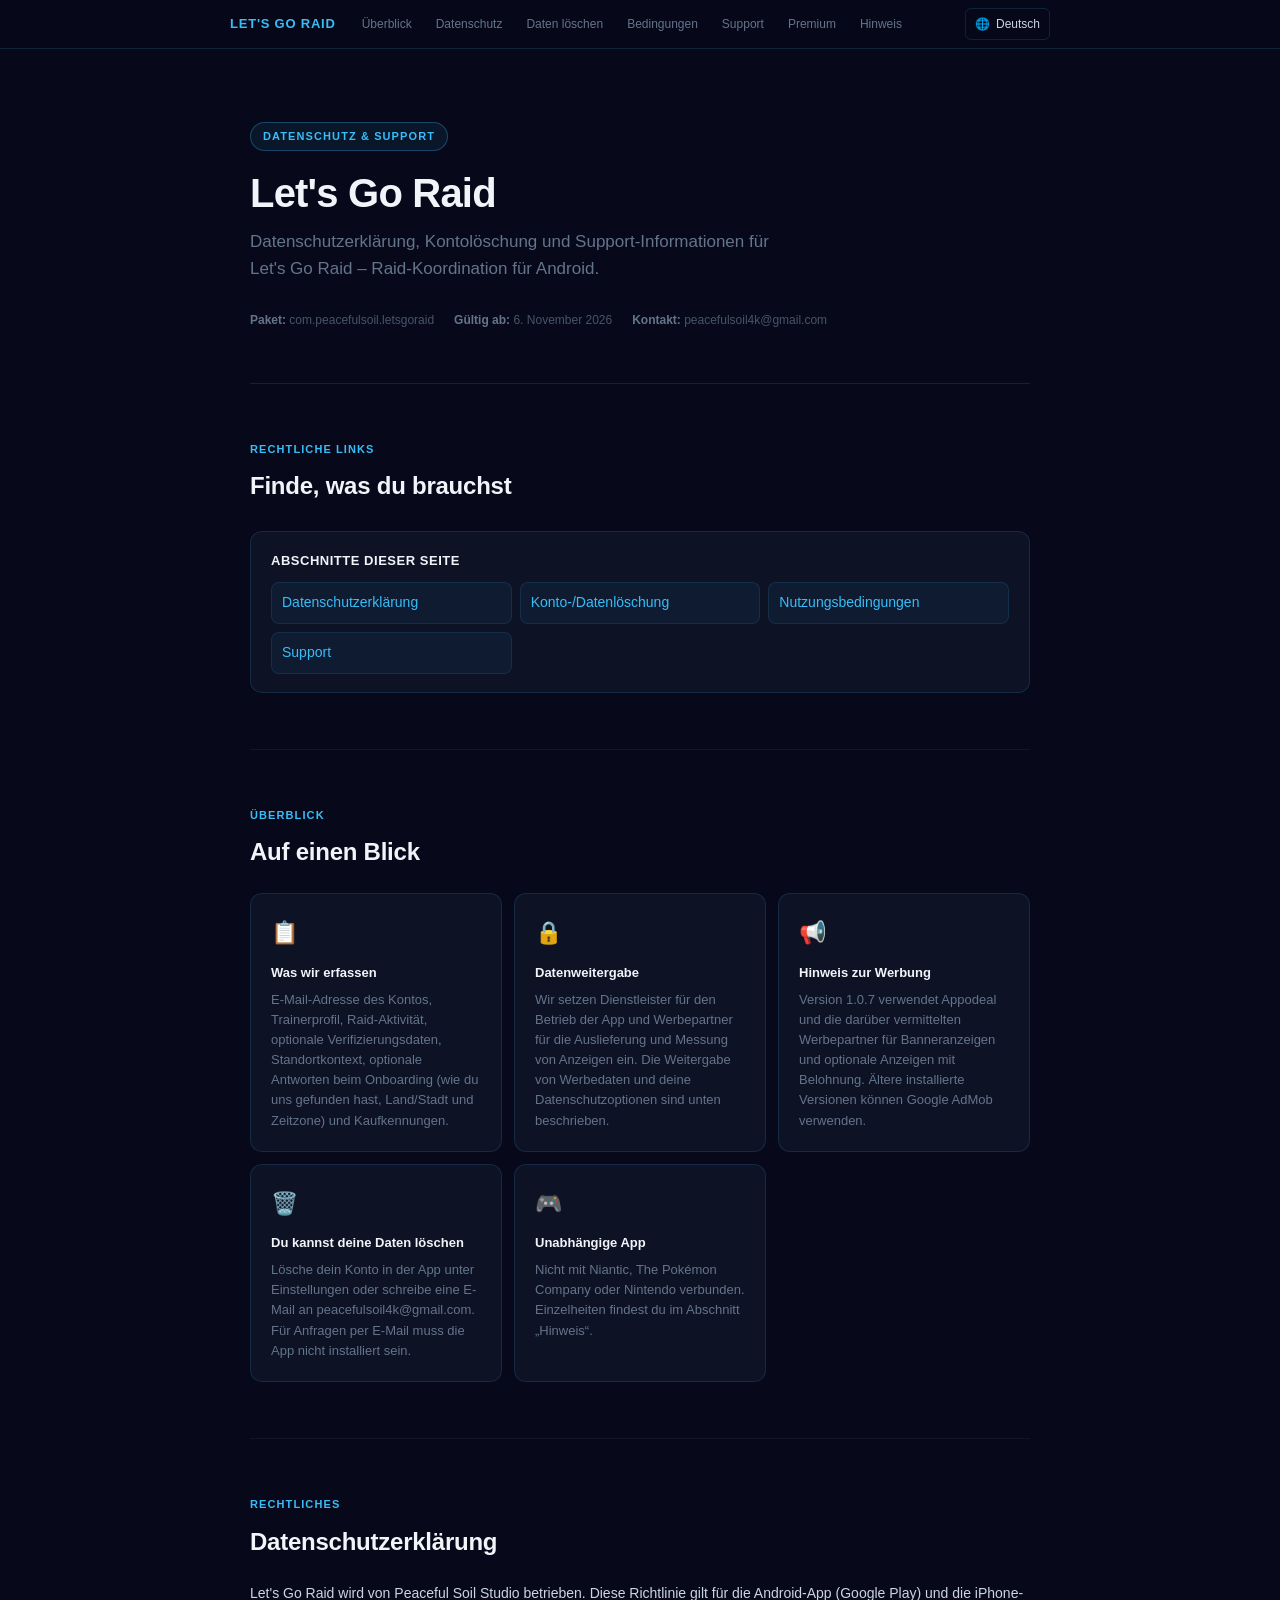
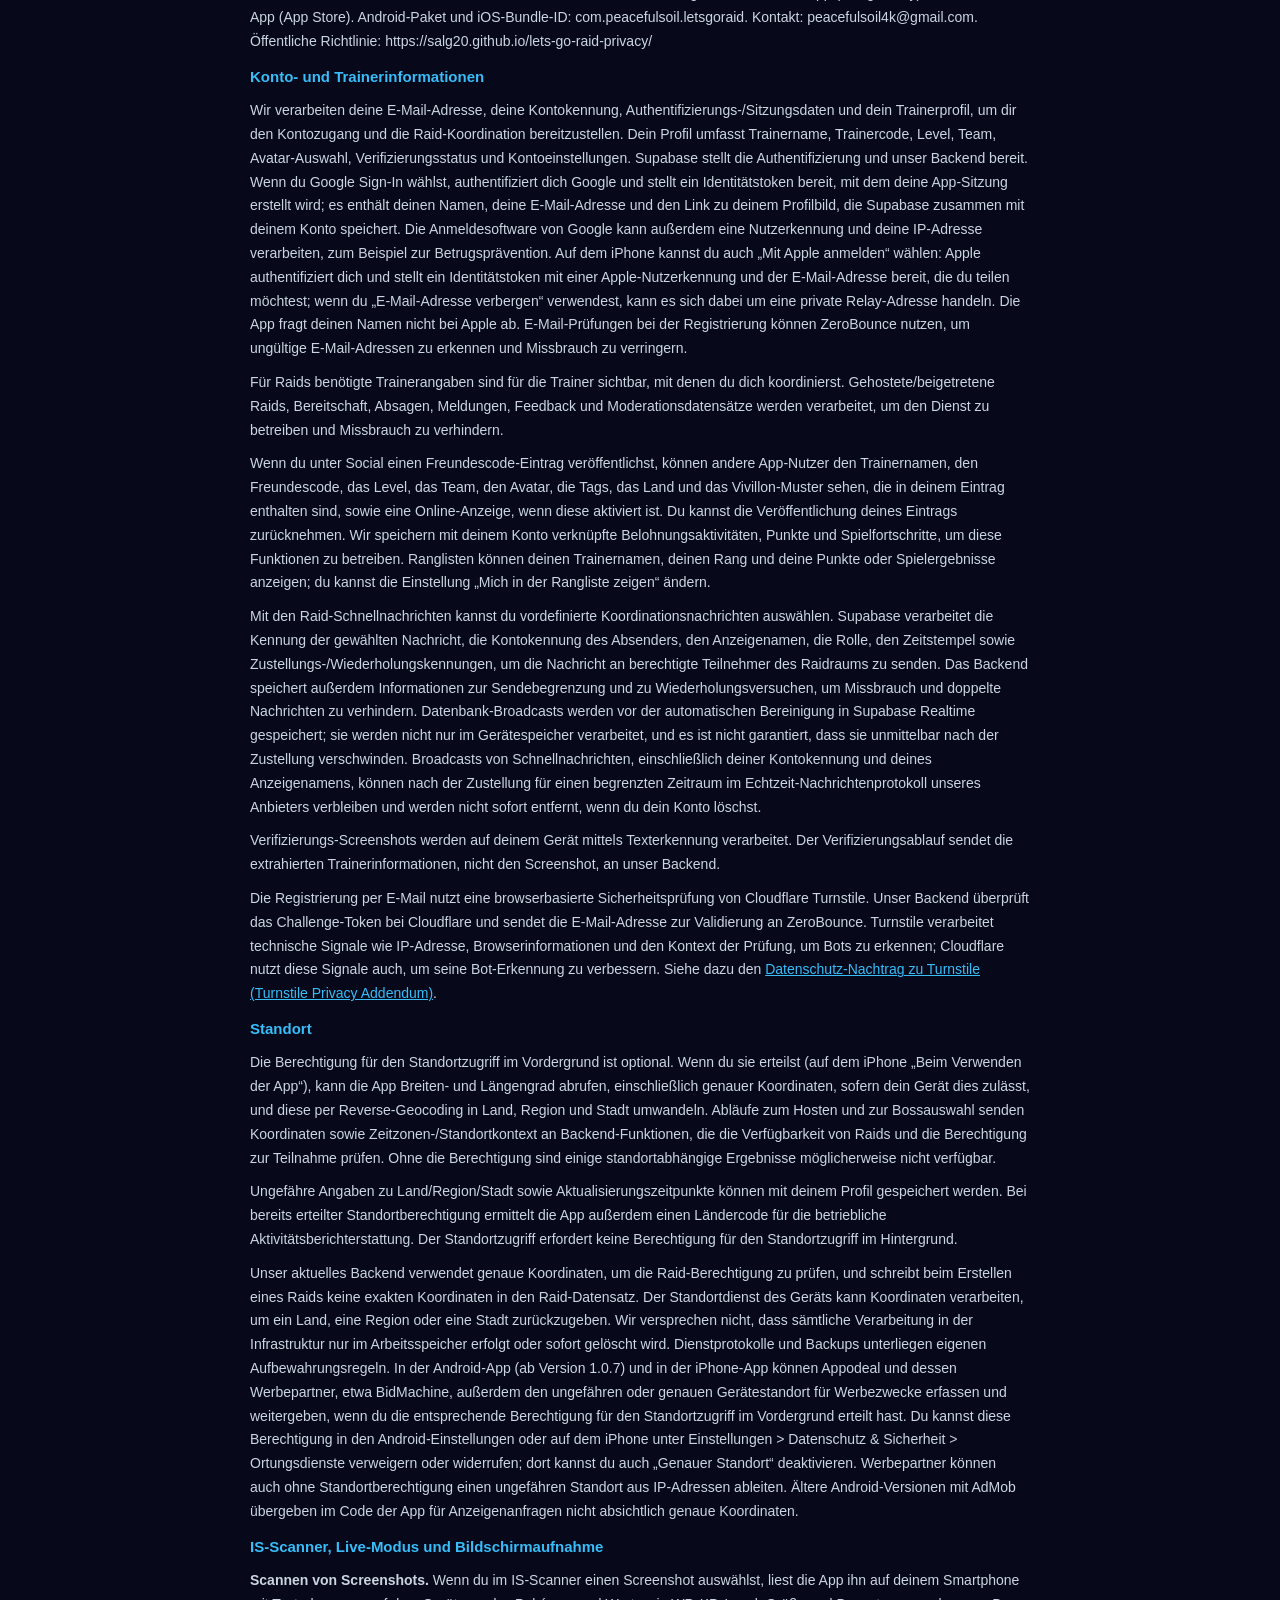
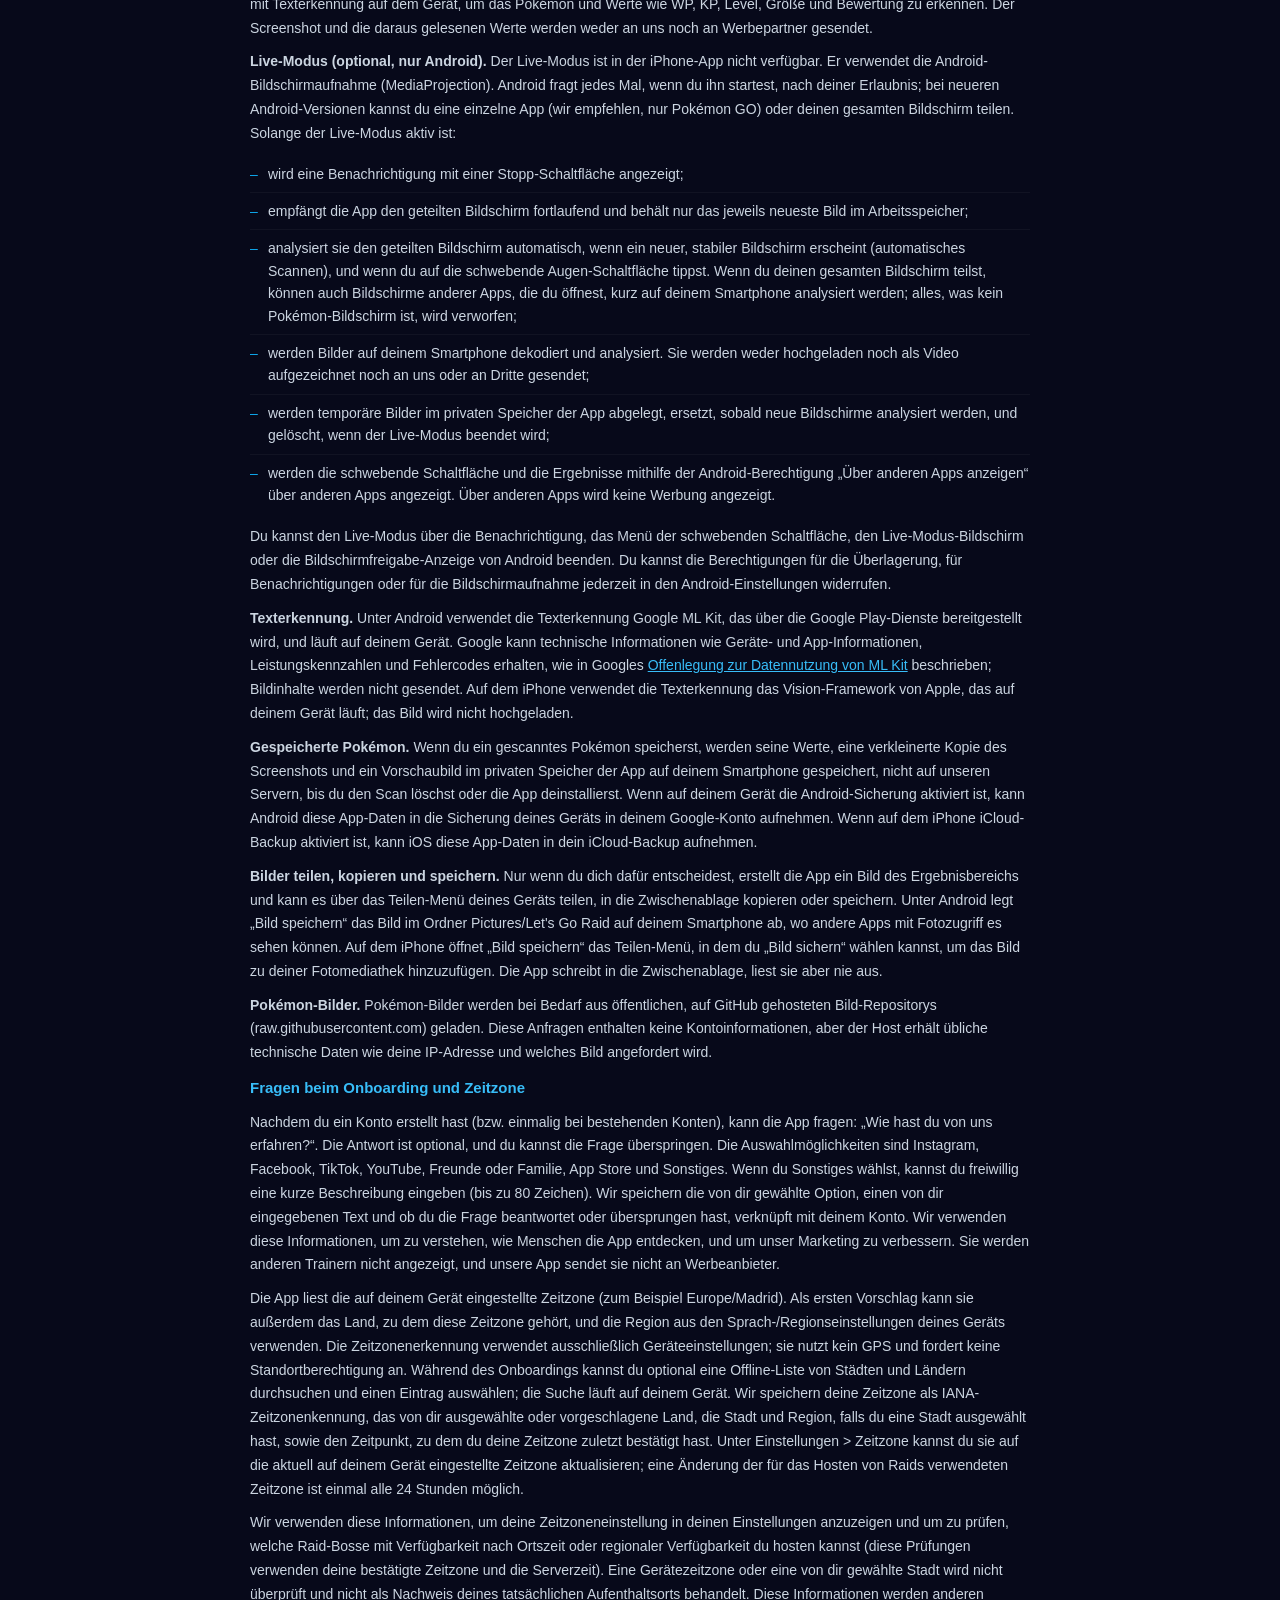
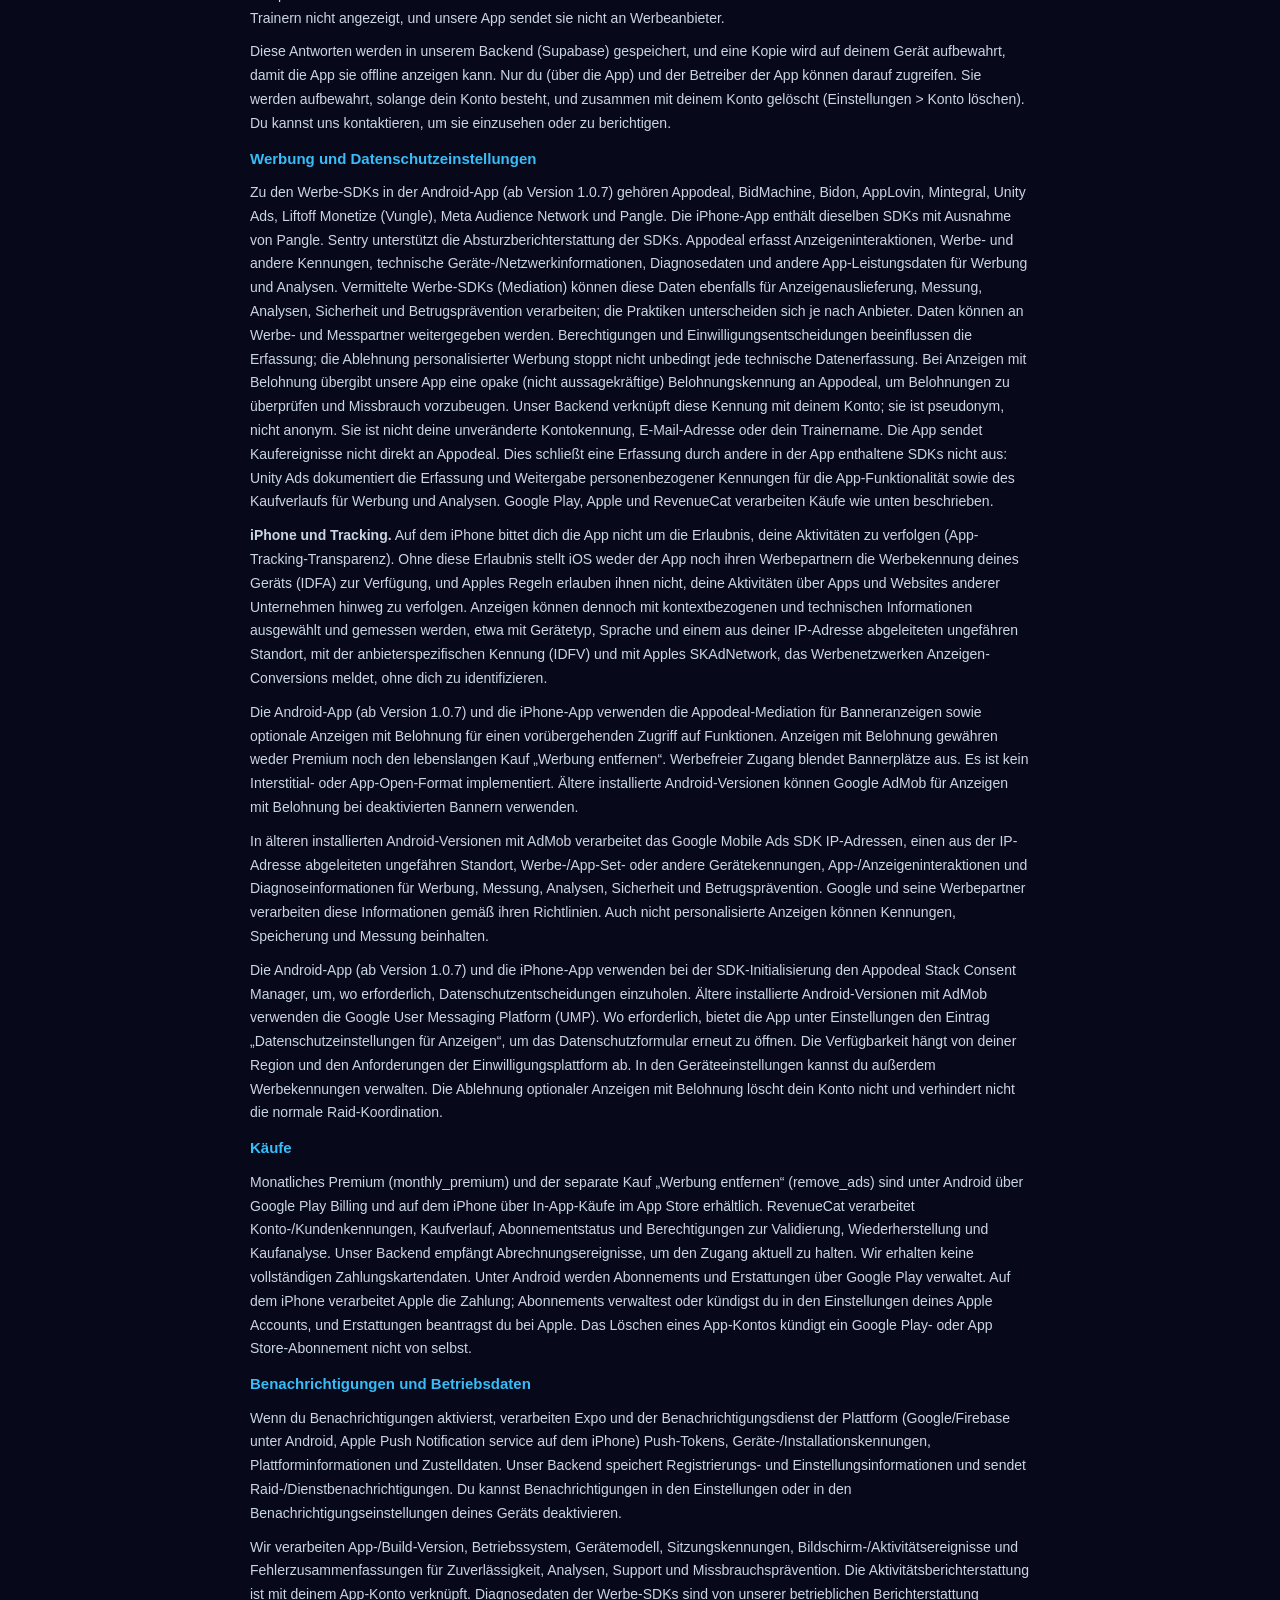
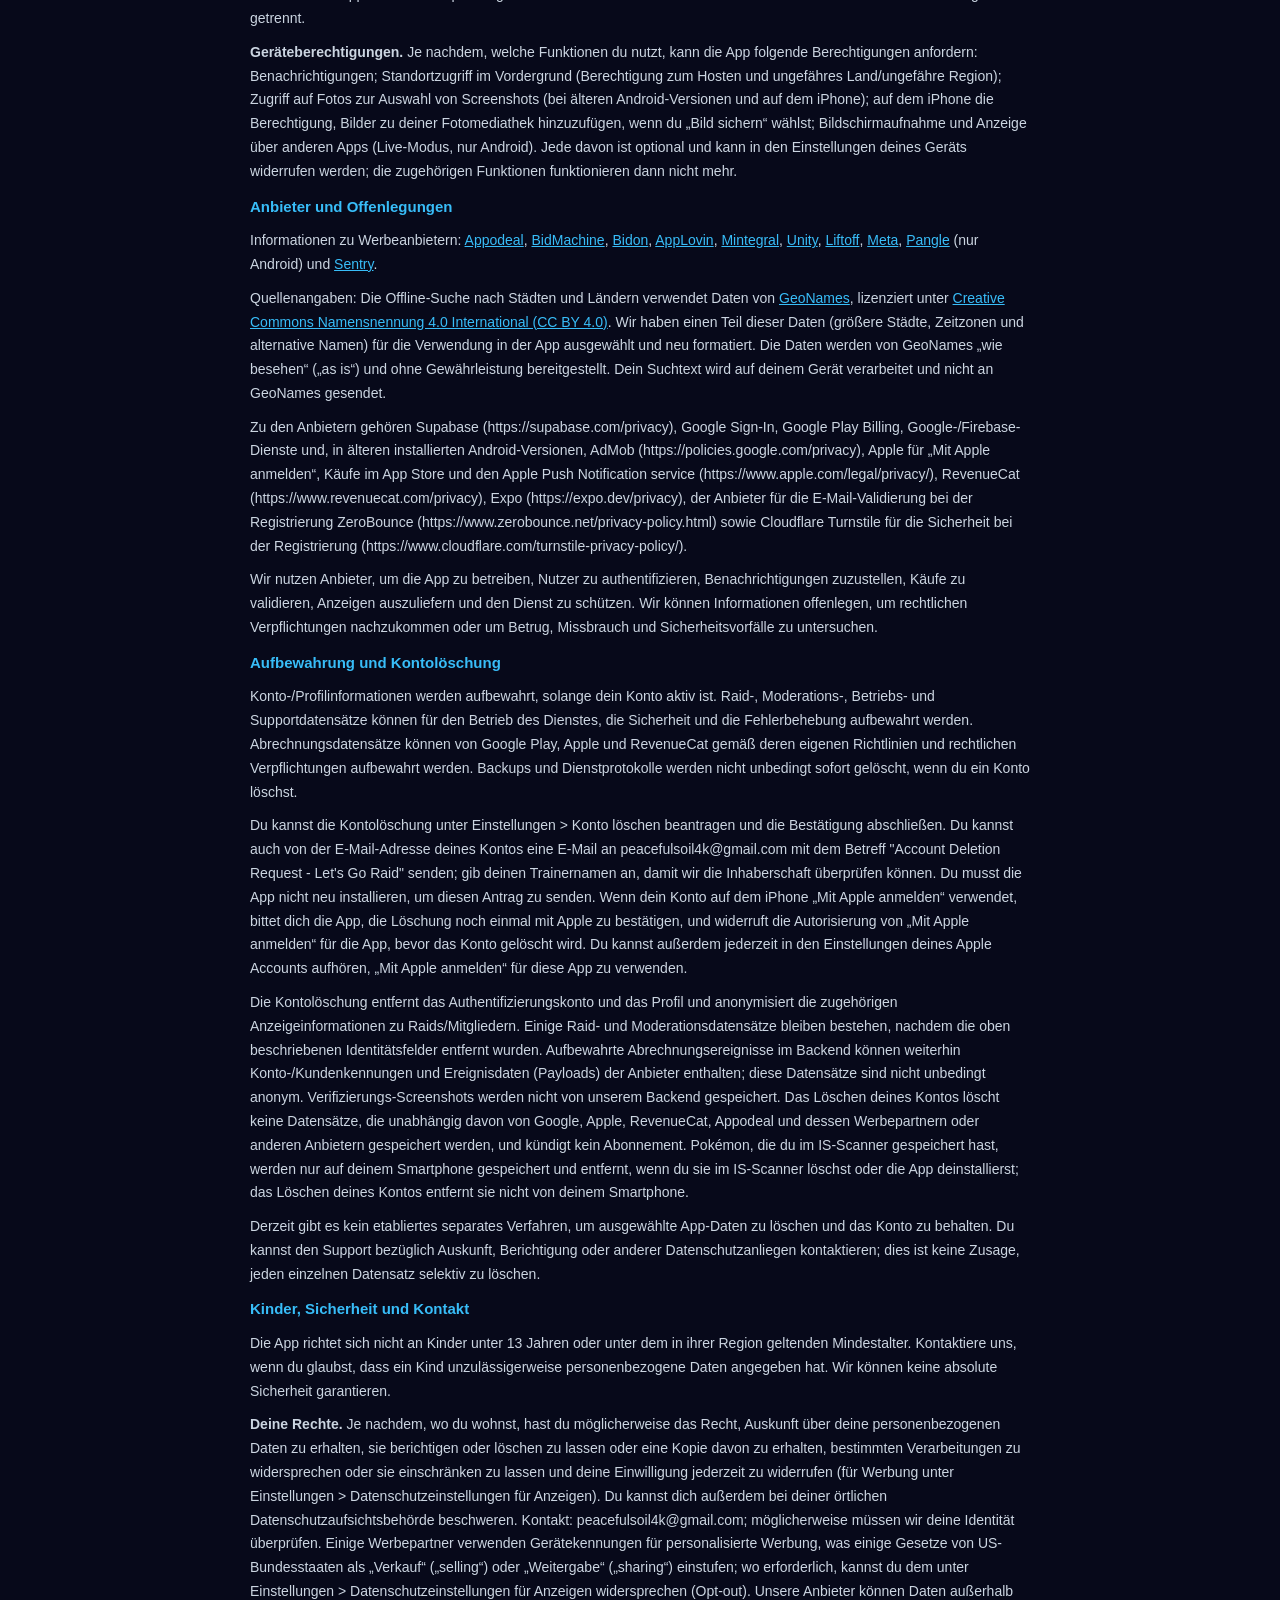
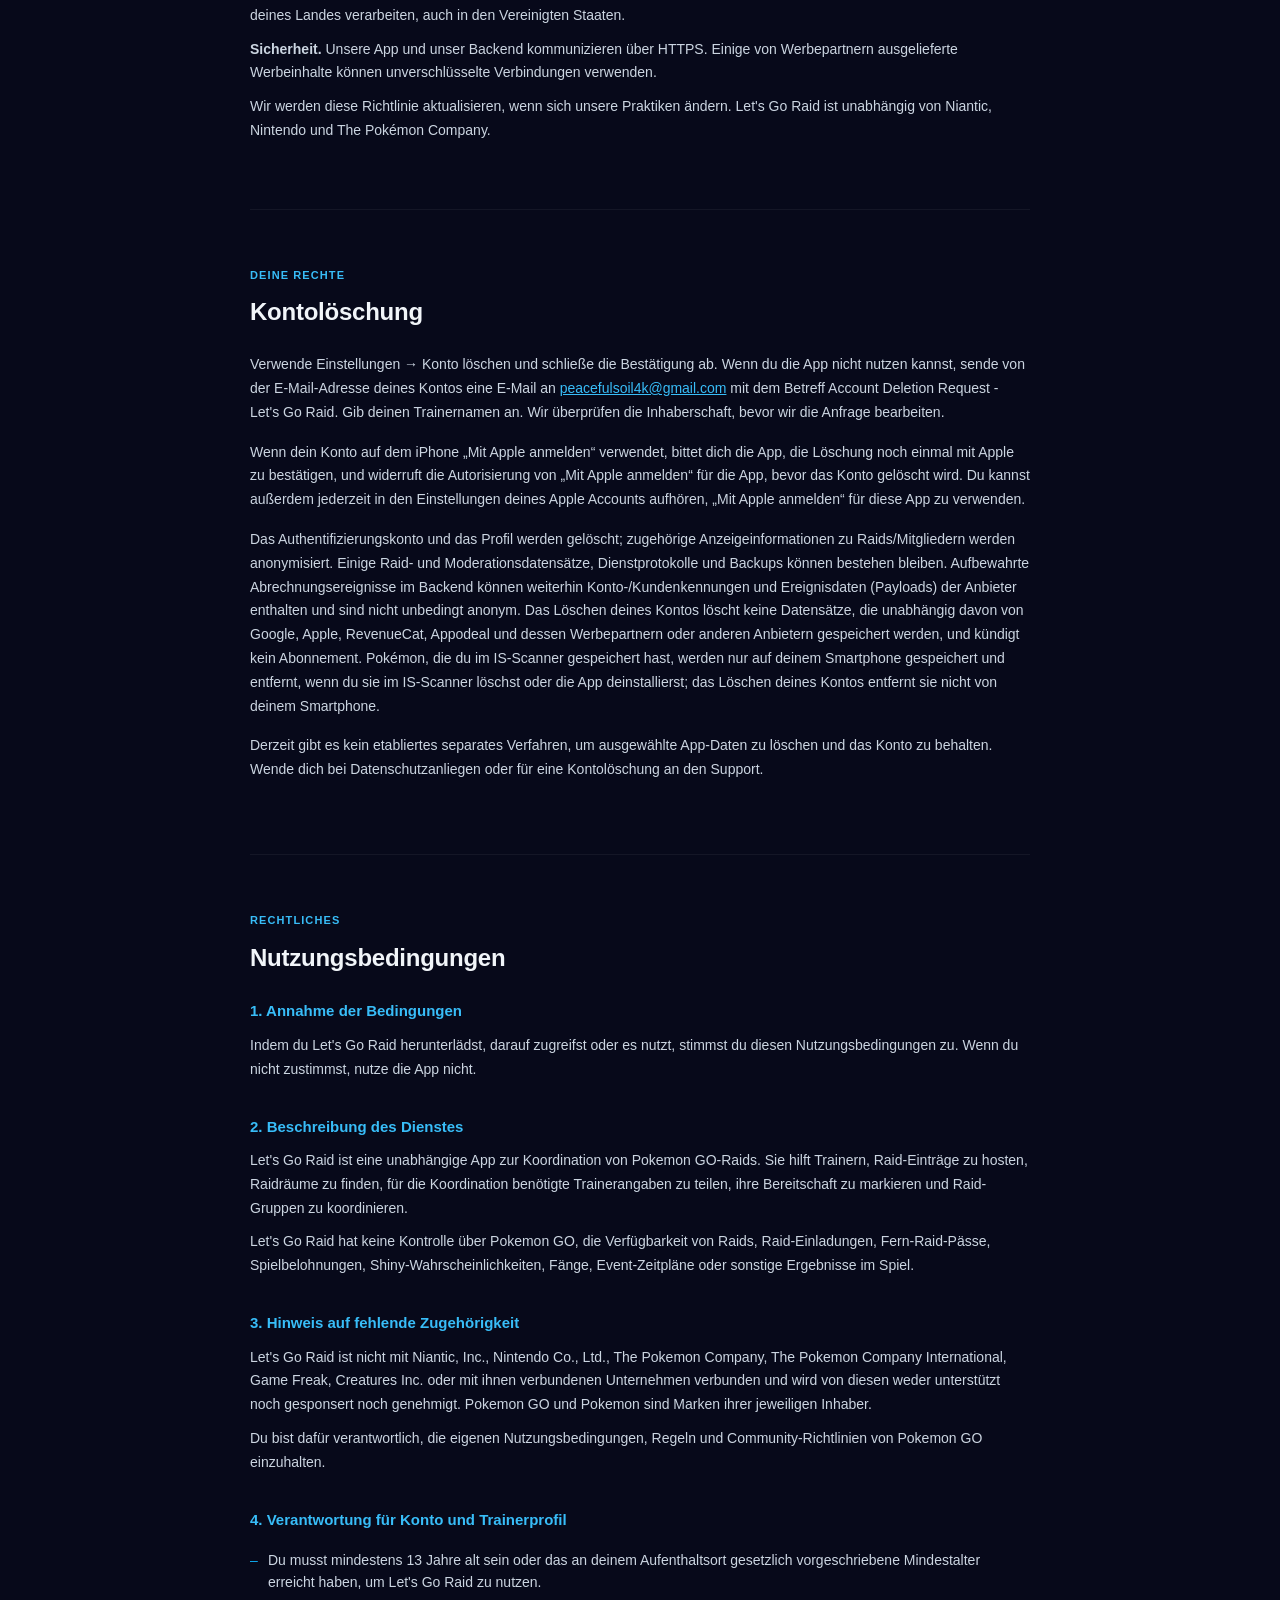
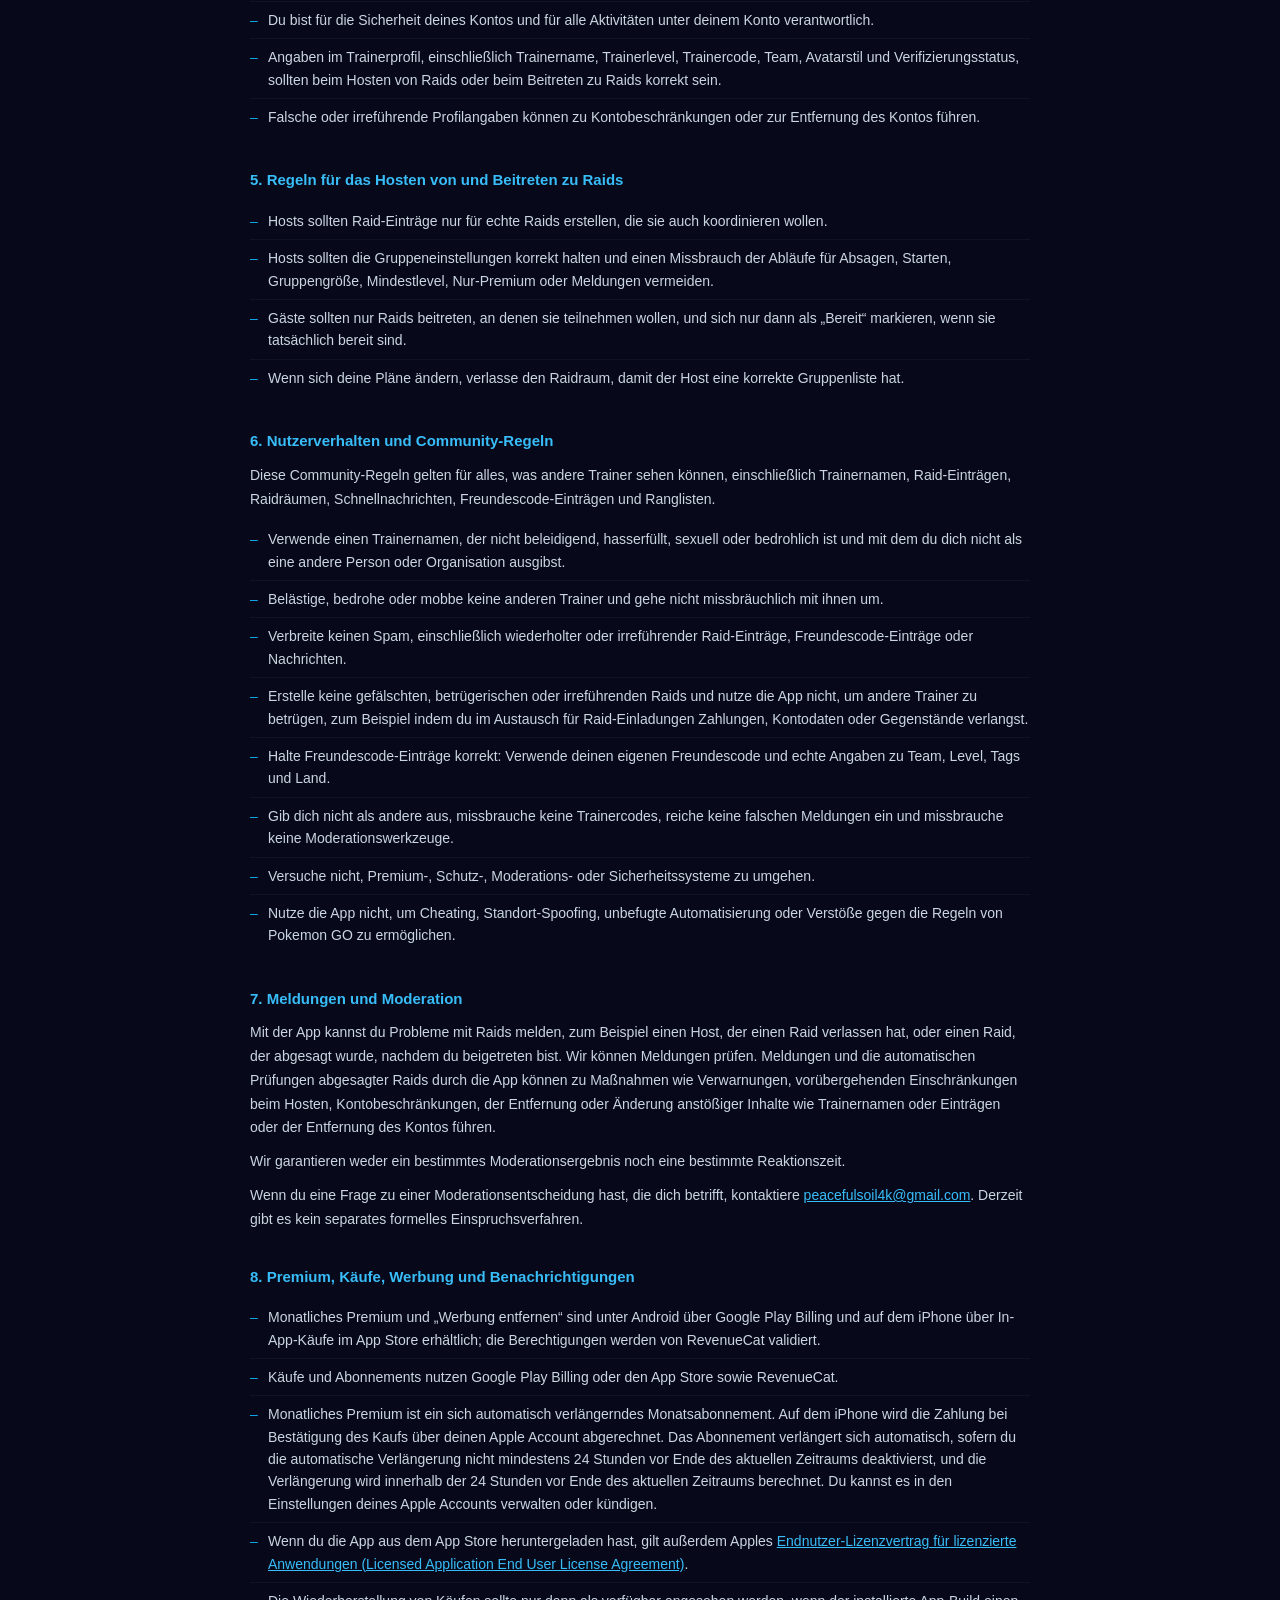
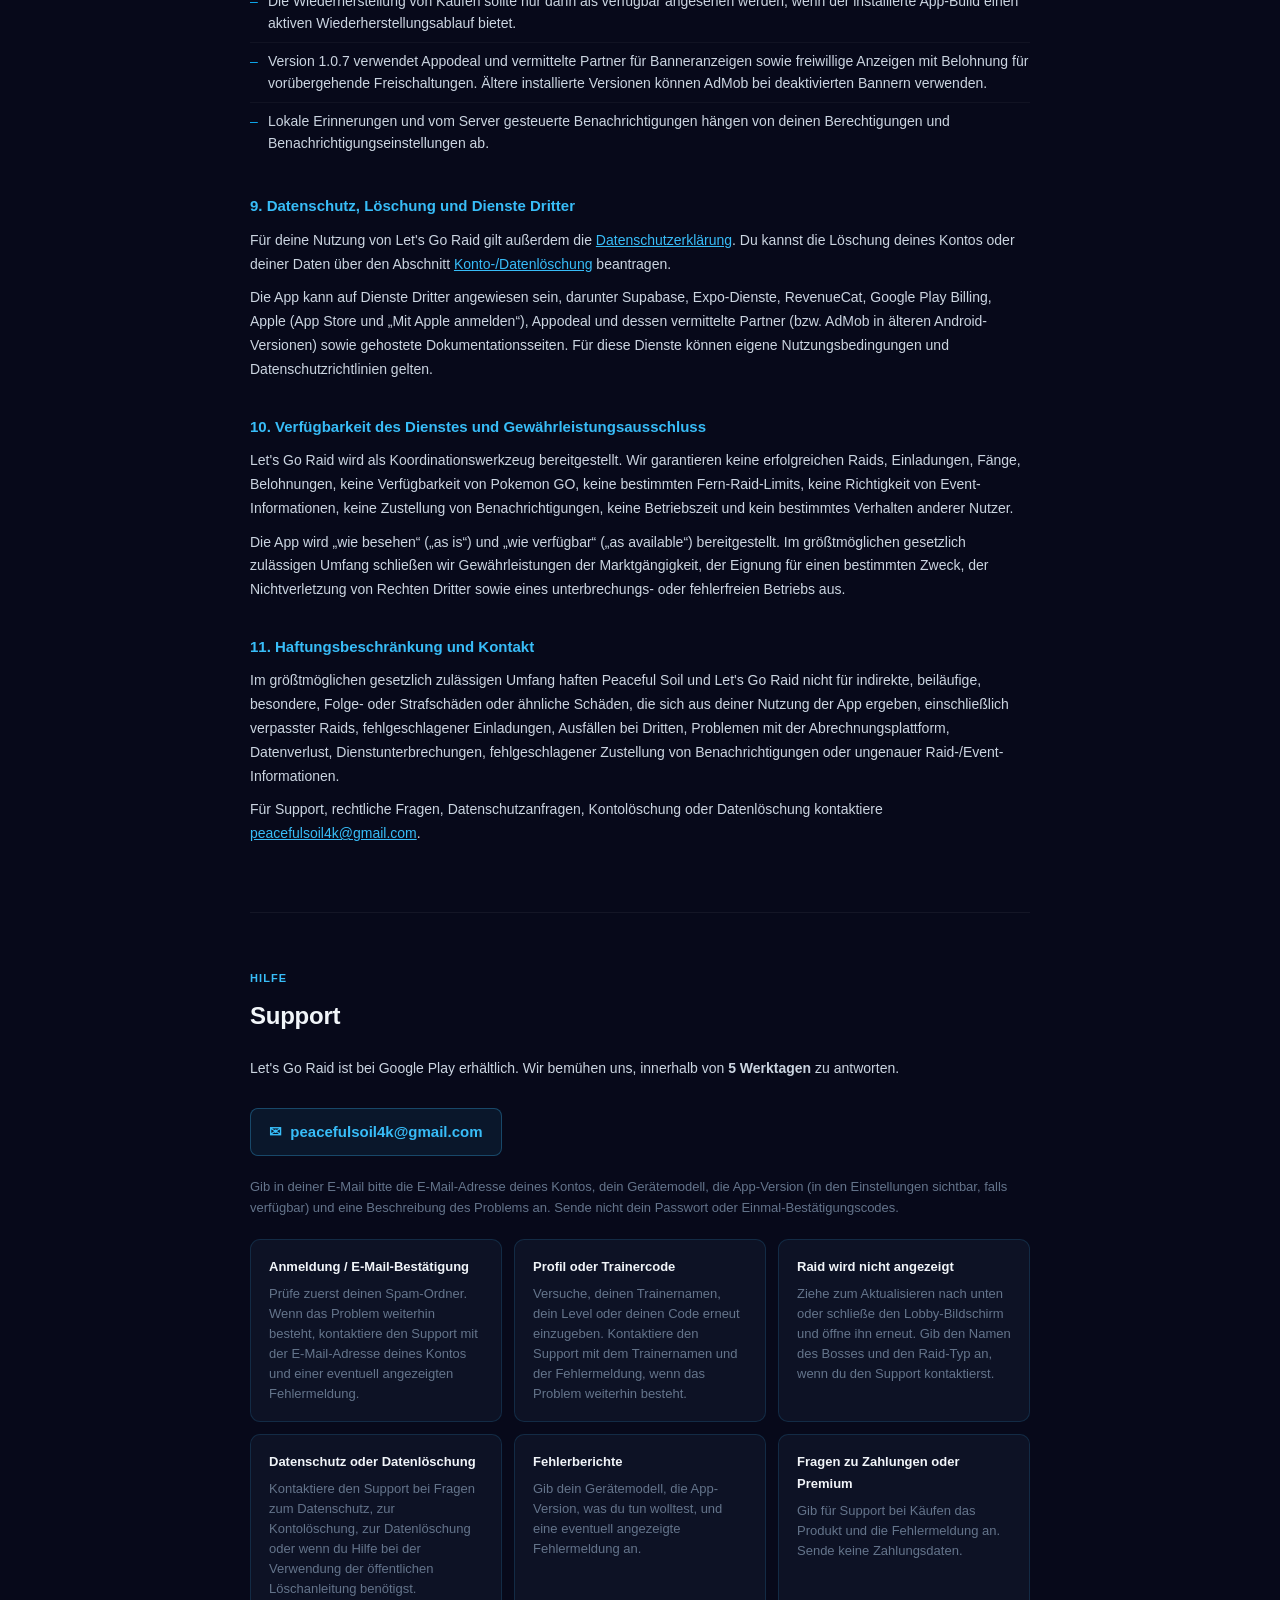
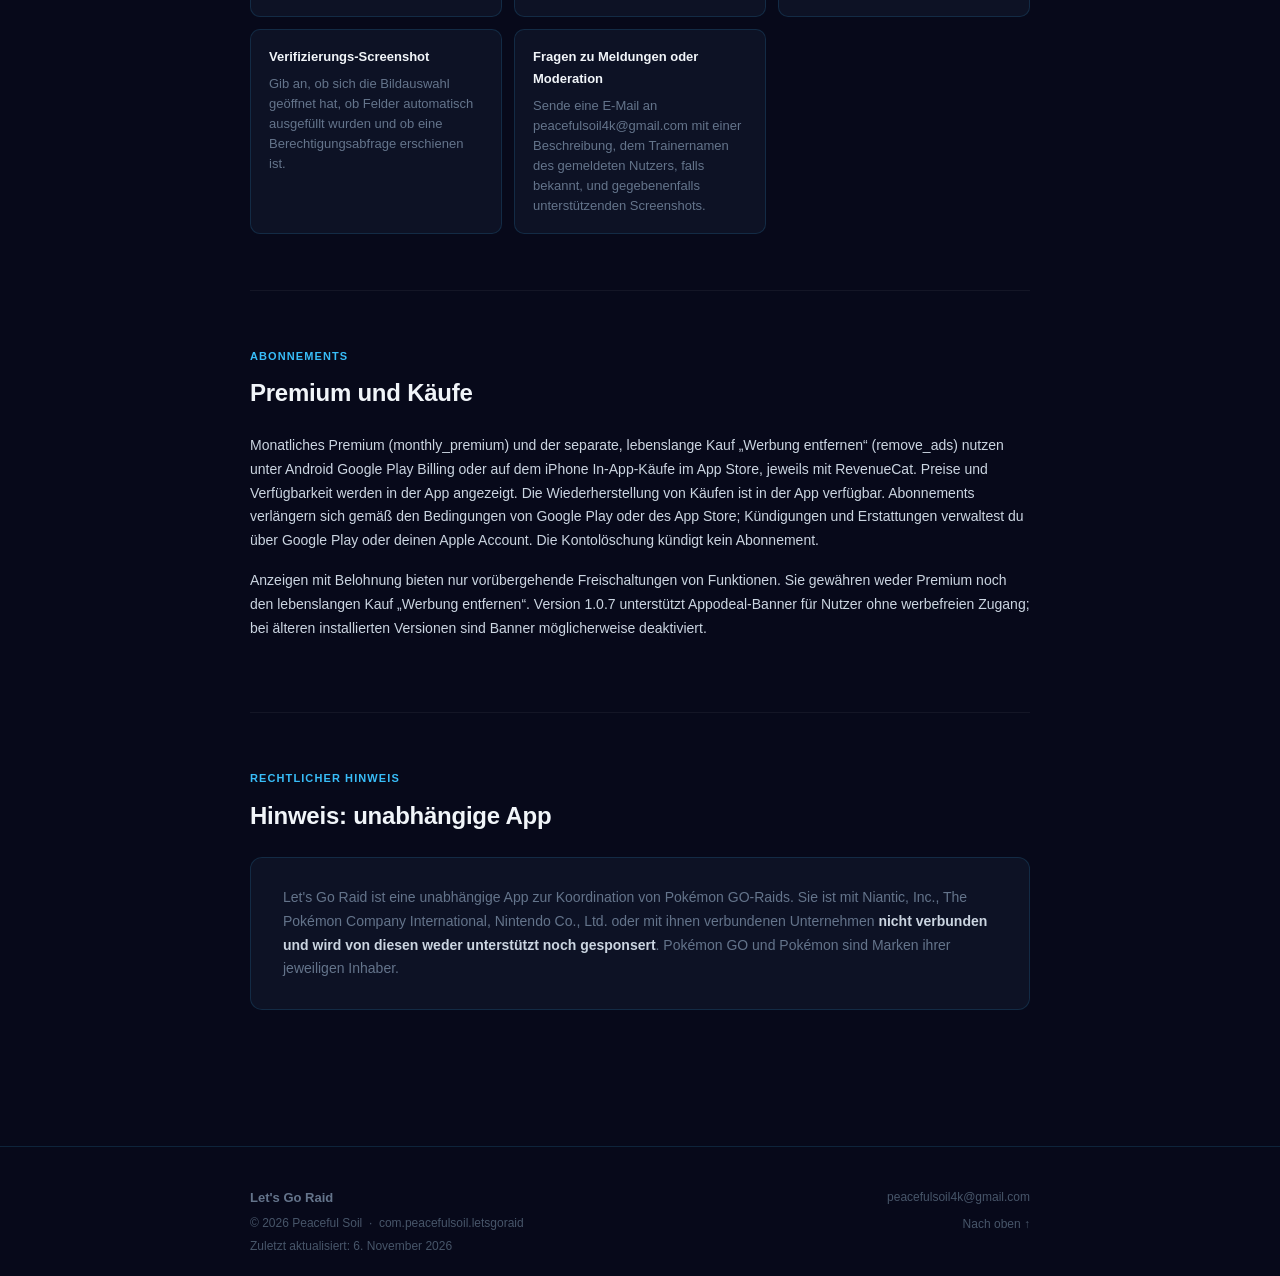
<file: de/index.html>
<!DOCTYPE html>
<html lang="de">
<head>
  <meta charset="UTF-8" />
  <meta name="viewport" content="width=device-width, initial-scale=1.0" />
  <title>Let's Go Raid – Datenschutz &amp; Support</title>
  <link rel="canonical" href="https://salg20.github.io/lets-go-raid-privacy/de/" />
  <link rel="alternate" hreflang="x-default" href="https://salg20.github.io/lets-go-raid-privacy/" />
  <link rel="alternate" hreflang="en" href="https://salg20.github.io/lets-go-raid-privacy/" />
  <link rel="alternate" hreflang="ja" href="https://salg20.github.io/lets-go-raid-privacy/ja/" />
  <link rel="alternate" hreflang="pt-BR" href="https://salg20.github.io/lets-go-raid-privacy/pt-BR/" />
  <link rel="alternate" hreflang="es" href="https://salg20.github.io/lets-go-raid-privacy/es/" />
  <link rel="alternate" hreflang="de" href="https://salg20.github.io/lets-go-raid-privacy/de/" />
  <link rel="alternate" hreflang="ko" href="https://salg20.github.io/lets-go-raid-privacy/ko/" />
  <link rel="alternate" hreflang="zh-Hant" href="https://salg20.github.io/lets-go-raid-privacy/zh-Hant/" />
  <link rel="alternate" hreflang="id" href="https://salg20.github.io/lets-go-raid-privacy/id/" />
  <link rel="alternate" hreflang="th" href="https://salg20.github.io/lets-go-raid-privacy/th/" />
  <link rel="alternate" hreflang="fr" href="https://salg20.github.io/lets-go-raid-privacy/fr/" />
  <link rel="alternate" hreflang="it" href="https://salg20.github.io/lets-go-raid-privacy/it/" />
  <link rel="alternate" hreflang="hi" href="https://salg20.github.io/lets-go-raid-privacy/hi/" />
  <style>
    *, *::before, *::after { box-sizing: border-box; margin: 0; padding: 0; }

    :root {
      --bg: #07091a;
      --surface: #0d1225;
      --surface2: #111830;
      --border: rgba(56, 189, 248, 0.15);
      --border-strong: rgba(56, 189, 248, 0.3);
      --accent: #38bdf8;
      --accent-dim: #0ea5e9;
      --accent-glow: rgba(56, 189, 248, 0.08);
      --text: #cbd5e1;
      --text-bright: #f1f5f9;
      --text-muted: #64748b;
      --text-dim: #475569;
      --green: #34d399;
      --green-bg: rgba(52, 211, 153, 0.07);
      --green-border: rgba(52, 211, 153, 0.28);
    }

    html { scroll-behavior: smooth; }

    body {
      font-family: -apple-system, BlinkMacSystemFont, "Segoe UI", Roboto, Helvetica, Arial, sans-serif;
      background: var(--bg);
      color: var(--text);
      line-height: 1.7;
    }

    /* NAV */
    nav {
      position: sticky;
      top: 0;
      z-index: 50;
      background: rgba(7, 9, 26, 0.94);
      backdrop-filter: blur(12px);
      border-bottom: 1px solid var(--border);
      padding: 0 20px;
    }
    .nav-bar {
      max-width: 820px;
      margin: 0 auto;
      display: flex;
      align-items: center;
      gap: 8px;
    }
    .nav-inner {
      flex: 1;
      min-width: 0;
      display: flex;
      align-items: center;
      gap: 4px;
      height: 48px;
      overflow-x: auto;
      scrollbar-width: none;
    }
    .nav-inner::-webkit-scrollbar { display: none; }
    .nav-brand {
      font-size: 13px;
      font-weight: 800;
      color: var(--accent);
      letter-spacing: 0.06em;
      text-transform: uppercase;
      white-space: nowrap;
      margin-right: 12px;
      text-decoration: none;
    }
    .nav-link {
      font-size: 12px;
      color: var(--text-muted);
      text-decoration: none;
      white-space: nowrap;
      padding: 6px 10px;
      border-radius: 6px;
      transition: color 0.2s, background 0.2s;
    }
    .nav-link:hover { color: var(--accent); background: var(--accent-glow); }

    /* LANGUAGE MENU (works without JavaScript: <details> + plain links) */
    .lang-menu { position: relative; flex: none; }
    .lang-menu summary {
      list-style: none;
      cursor: pointer;
      display: flex;
      align-items: center;
      gap: 6px;
      font-size: 12px;
      color: var(--text);
      white-space: nowrap;
      padding: 5px 9px;
      border: 1px solid var(--border);
      border-radius: 6px;
    }
    .lang-menu summary::-webkit-details-marker { display: none; }
    .lang-menu summary:hover { color: var(--accent); border-color: var(--border-strong); }
    .lang-menu summary:focus-visible, .lang-list a:focus-visible { outline: 2px solid var(--accent); outline-offset: 2px; }
    .lang-list {
      position: absolute;
      right: 0;
      top: calc(100% + 6px);
      z-index: 60;
      list-style: none;
      min-width: 190px;
      max-height: 70vh;
      overflow-y: auto;
      padding: 6px;
      background: var(--surface);
      border: 1px solid var(--border-strong);
      border-radius: 10px;
      box-shadow: 0 12px 32px rgba(0, 0, 0, 0.45);
    }
    .lang-list a {
      display: block;
      padding: 7px 10px;
      border-radius: 6px;
      font-size: 13px;
      color: var(--text);
      text-decoration: none;
    }
    .lang-list a:hover { background: var(--accent-glow); color: var(--accent); }
    .lang-list a[aria-current="true"] { color: var(--accent); font-weight: 700; }

    /* LAYOUT */
    .container {
      max-width: 820px;
      margin: 0 auto;
      padding: 0 20px 80px;
    }

    /* HERO */
    .hero {
      padding: 72px 0 52px;
      border-bottom: 1px solid var(--border);
    }
    .hero-badge {
      display: inline-flex;
      align-items: center;
      gap: 6px;
      font-size: 11px;
      font-weight: 700;
      letter-spacing: 0.1em;
      text-transform: uppercase;
      color: var(--accent);
      background: var(--accent-glow);
      border: 1px solid var(--border-strong);
      border-radius: 999px;
      padding: 4px 12px;
      margin-bottom: 20px;
    }
    .hero h1 {
      font-size: 40px;
      font-weight: 900;
      color: var(--text-bright);
      line-height: 1.12;
      margin-bottom: 14px;
      letter-spacing: -0.02em;
    }
    .hero-sub {
      font-size: 17px;
      color: var(--text-muted);
      margin-bottom: 28px;
      max-width: 520px;
      line-height: 1.55;
    }
    .hero-meta {
      display: flex;
      flex-wrap: wrap;
      gap: 20px;
    }
    .hero-meta-item {
      font-size: 12px;
      color: var(--text-dim);
    }
    .hero-meta-item strong { color: var(--text-muted); }

    /* SECTION */
    section {
      padding: 56px 0;
      border-bottom: 1px solid rgba(255,255,255,0.05);
    }
    section:last-of-type { border-bottom: none; }
    .section-label {
      font-size: 11px;
      font-weight: 700;
      letter-spacing: 0.1em;
      text-transform: uppercase;
      color: var(--accent);
      margin-bottom: 8px;
    }
    .section-title {
      font-size: 24px;
      font-weight: 800;
      color: var(--text-bright);
      margin-bottom: 20px;
      letter-spacing: -0.01em;
    }

    /* SUMMARY CARDS */
    .cards-grid {
      display: grid;
      grid-template-columns: repeat(auto-fill, minmax(230px, 1fr));
      gap: 12px;
      margin-top: 4px;
    }
    .card {
      background: var(--surface);
      border: 1px solid var(--border);
      border-radius: 12px;
      padding: 20px;
      transition: border-color 0.2s, background 0.2s;
    }
    .card:hover {
      border-color: var(--border-strong);
      background: var(--surface2);
    }
    .card-icon { font-size: 22px; margin-bottom: 10px; display: block; }
    .card-title {
      font-size: 13px;
      font-weight: 700;
      color: var(--text-bright);
      margin-bottom: 6px;
    }
    .card-body {
      font-size: 13px;
      color: var(--text-muted);
      line-height: 1.55;
    }

    /* TABLE OF CONTENTS */
    .toc-panel {
      background: var(--surface);
      border: 1px solid var(--border);
      border-radius: 12px;
      padding: 18px 20px;
      margin-top: 24px;
    }
    .toc-title {
      font-size: 13px;
      font-weight: 800;
      color: var(--text-bright);
      margin-bottom: 10px;
      letter-spacing: 0.04em;
      text-transform: uppercase;
    }
    .toc-links {
      display: grid;
      grid-template-columns: repeat(auto-fit, minmax(180px, 1fr));
      gap: 8px;
    }
    .toc-links a {
      color: var(--accent);
      text-decoration: none;
      font-size: 14px;
      padding: 8px 10px;
      border-radius: 8px;
      background: rgba(56, 189, 248, 0.06);
      border: 1px solid rgba(56, 189, 248, 0.12);
    }
    .toc-links a:hover { background: var(--accent-glow); }
    /* POLICY CONTENT */
    .policy-section { margin-bottom: 32px; }
    .policy-section:last-child { margin-bottom: 0; }
    .policy-h2 {
      font-size: 15px;
      font-weight: 700;
      color: var(--accent);
      margin-bottom: 10px;
    }
    .policy-p {
      font-size: 14px;
      color: var(--text);
      margin-bottom: 10px;
      line-height: 1.7;
    }
    .policy-ul {
      list-style: none;
      margin: 8px 0 12px;
      padding: 0;
    }
    .policy-ul li {
      font-size: 14px;
      color: var(--text);
      padding: 7px 0 7px 18px;
      border-bottom: 1px solid rgba(255,255,255,0.04);
      position: relative;
      line-height: 1.6;
    }
    .policy-ul li::before {
      content: "–";
      position: absolute;
      left: 0;
      color: var(--accent-dim);
    }
    .policy-ul li:last-child { border-bottom: none; }
    .policy-ul li strong { color: var(--text-bright); }
    .policy-ul a { color: var(--accent); }

    /* CALLOUT BOXES */
    .callout {
      border-radius: 10px;
      padding: 20px 24px;
      margin: 20px 0;
    }
    .callout-green {
      background: var(--green-bg);
      border: 1px solid var(--green-border);
    }
    .callout-blue {
      background: var(--accent-glow);
      border: 1px solid var(--border-strong);
    }
    .callout-title {
      font-size: 13px;
      font-weight: 700;
      margin-bottom: 10px;
    }
    .callout-green .callout-title { color: var(--green); }
    .callout-blue .callout-title { color: var(--accent); }
    .callout-body {
      font-size: 14px;
      color: var(--text);
      line-height: 1.65;
    }
    .callout-body a { color: var(--accent); }
    .callout-body strong { color: var(--text-bright); }

    /* DELETION STEPS */
    .deletion-steps {
      display: grid;
      grid-template-columns: repeat(auto-fill, minmax(210px, 1fr));
      gap: 12px;
      margin: 20px 0;
    }
    .deletion-step {
      background: var(--surface);
      border: 1px solid var(--border);
      border-radius: 10px;
      padding: 16px 18px;
    }
    .deletion-step-num {
      font-size: 11px;
      font-weight: 700;
      color: var(--accent);
      letter-spacing: 0.08em;
      text-transform: uppercase;
      margin-bottom: 6px;
    }
    .deletion-step-title {
      font-size: 13px;
      font-weight: 700;
      color: var(--text-bright);
      margin-bottom: 4px;
    }
    .deletion-step-body {
      font-size: 13px;
      color: var(--text-muted);
      line-height: 1.5;
    }
    .deletion-step-body a { color: var(--accent); }
    .deletion-step-body em { font-style: italic; }

    /* SUPPORT TOPICS */
    .support-topics {
      display: grid;
      grid-template-columns: repeat(auto-fill, minmax(250px, 1fr));
      gap: 12px;
      margin-top: 20px;
    }
    .support-topic {
      background: var(--surface);
      border: 1px solid var(--border);
      border-radius: 10px;
      padding: 16px 18px;
    }
    .support-topic-title {
      font-size: 13px;
      font-weight: 700;
      color: var(--text-bright);
      margin-bottom: 6px;
    }
    .support-topic-body {
      font-size: 13px;
      color: var(--text-muted);
      line-height: 1.55;
    }

    /* EMAIL BUTTON */
    a { color: var(--accent); text-decoration: underline; }
    .email-link {
      display: inline-flex;
      align-items: center;
      gap: 8px;
      font-size: 15px;
      font-weight: 600;
      color: var(--accent);
      text-decoration: none;
      background: var(--accent-glow);
      border: 1px solid var(--border-strong);
      border-radius: 8px;
      padding: 10px 18px;
      margin: 12px 0;
      transition: background 0.2s, border-color 0.2s;
    }
    .email-link:hover {
      background: rgba(56, 189, 248, 0.14);
      border-color: var(--accent);
    }

    /* DISCLAIMER */
    .disclaimer-box {
      background: var(--surface);
      border: 1px solid var(--border);
      border-radius: 12px;
      padding: 28px 32px;
    }
    .disclaimer-box p {
      font-size: 14px;
      color: var(--text-muted);
      line-height: 1.7;
    }
    .disclaimer-box strong { color: var(--text); }

    /* FOOTER */
    footer {
      padding: 40px 0 20px;
      border-top: 1px solid var(--border);
    }
    .footer-inner {
      display: flex;
      flex-wrap: wrap;
      justify-content: space-between;
      align-items: flex-start;
      gap: 16px;
    }
    .footer-brand {
      font-size: 13px;
      font-weight: 700;
      color: var(--text-muted);
    }
    .footer-copy {
      font-size: 12px;
      color: var(--text-dim);
      margin-top: 4px;
    }
    .footer-links {
      display: flex;
      flex-direction: column;
      align-items: flex-end;
      gap: 6px;
    }
    .footer-links a {
      font-size: 12px;
      color: var(--text-dim);
      text-decoration: none;
    }
    .footer-links a:hover { color: var(--accent); }

    /* BODY HELPERS */
    .body-text {
      font-size: 14px;
      color: var(--text);
      margin-bottom: 16px;
      line-height: 1.7;
    }
    .body-text-muted {
      font-size: 13px;
      color: var(--text-muted);
      margin-bottom: 16px;
      line-height: 1.65;
    }

    /* RESPONSIVE */
    @media (max-width: 600px) {
      .hero h1 { font-size: 28px; }
      .hero-sub { font-size: 15px; }
      .section-title { font-size: 20px; }
      .cards-grid { grid-template-columns: 1fr; }
      .deletion-steps { grid-template-columns: 1fr; }
      .support-topics { grid-template-columns: 1fr; }
      .disclaimer-box { padding: 20px; }
      .footer-links { align-items: flex-start; }
      nav { padding: 0 12px; }
      .container { padding: 0 16px 60px; }
      .callout { padding: 16px 18px; }
    }
  </style>
</head>
<body>

  <!-- STICKY NAV -->
  <nav>
    <div class="nav-bar">
    <div class="nav-inner">
      <a class="nav-brand" href="#top">Let's Go Raid</a>
      <a class="nav-link" href="#summary">Überblick</a>
      <a class="nav-link" href="#privacy">Datenschutz</a>
      <a class="nav-link" href="#deletion">Daten löschen</a>
      <a class="nav-link" href="#terms">Bedingungen</a>
      <a class="nav-link" href="#support">Support</a>
      <a class="nav-link" href="#premium">Premium</a>
      <a class="nav-link" href="#disclaimer">Hinweis</a>
    </div>
    <!-- LANGUAGE MENU: language names stay in their own language on every page. -->
    <details class="lang-menu">
      <summary aria-label="Sprache: Deutsch"><span aria-hidden="true">🌐</span><span>Deutsch</span></summary>
      <ul class="lang-list">
        <li><a href="../" hreflang="en" lang="en" data-lang="en">English</a></li>
        <li><a href="../ja/" hreflang="ja" lang="ja" data-lang="ja">日本語</a></li>
        <li><a href="../pt-BR/" hreflang="pt-BR" lang="pt-BR" data-lang="pt-BR">Português (Brasil)</a></li>
        <li><a href="../es/" hreflang="es" lang="es" data-lang="es">Español</a></li>
        <li><a href="../de/" hreflang="de" lang="de" data-lang="de" aria-current="true">Deutsch</a></li>
        <li><a href="../ko/" hreflang="ko" lang="ko" data-lang="ko">한국어</a></li>
        <li><a href="../zh-Hant/" hreflang="zh-Hant" lang="zh-Hant" data-lang="zh-Hant">繁體中文</a></li>
        <li><a href="../id/" hreflang="id" lang="id" data-lang="id">Bahasa Indonesia</a></li>
        <li><a href="../th/" hreflang="th" lang="th" data-lang="th">ไทย</a></li>
        <li><a href="../fr/" hreflang="fr" lang="fr" data-lang="fr">Français</a></li>
        <li><a href="../it/" hreflang="it" lang="it" data-lang="it">Italiano</a></li>
        <li><a href="../hi/" hreflang="hi" lang="hi" data-lang="hi">हिन्दी</a></li>
      </ul>
    </details>
    </div>
  </nav>

  <div class="container" id="top">

    <!-- HERO -->
    <div class="hero">
      <div class="hero-badge">Datenschutz &amp; Support</div>
      <h1>Let's Go Raid</h1>
      <p class="hero-sub">Datenschutzerklärung, Kontolöschung und Support-Informationen für Let's Go Raid – Raid-Koordination für Android.</p>
      <div class="hero-meta">
        <span class="hero-meta-item"><strong>Paket:</strong> com.peacefulsoil.letsgoraid</span>
        <span class="hero-meta-item"><strong>Gültig ab:</strong> 6. November 2026</span>
        <span class="hero-meta-item"><strong>Kontakt:</strong> peacefulsoil4k@gmail.com</span>
      </div>
    </div>

    <!-- TABLE OF CONTENTS -->
    <section id="toc">
      <div class="section-label">Rechtliche Links</div>
      <div class="section-title">Finde, was du brauchst</div>
      <div class="toc-panel">
        <div class="toc-title">Abschnitte dieser Seite</div>
        <div class="toc-links">
          <a href="#privacy">Datenschutzerklärung</a>
          <a href="#deletion">Konto-/Datenlöschung</a>
          <a href="#terms">Nutzungsbedingungen</a>
          <a href="#support">Support</a>
        </div>
      </div>
    </section>
    <!-- QUICK SUMMARY -->
    <section id="summary">
      <div class="section-label">Überblick</div>
      <div class="section-title">Auf einen Blick</div>
      <div class="cards-grid">
        <div class="card">
          <span class="card-icon">📋</span>
          <div class="card-title">Was wir erfassen</div>
          <div class="card-body">E-Mail-Adresse des Kontos, Trainerprofil, Raid-Aktivität, optionale Verifizierungsdaten, Standortkontext, optionale Antworten beim Onboarding (wie du uns gefunden hast, Land/Stadt und Zeitzone) und Kaufkennungen.</div>
        </div>
        <div class="card">
          <span class="card-icon">🔒</span>
          <div class="card-title">Datenweitergabe</div>
          <div class="card-body">Wir setzen Dienstleister für den Betrieb der App und Werbepartner für die Auslieferung und Messung von Anzeigen ein. Die Weitergabe von Werbedaten und deine Datenschutzoptionen sind unten beschrieben.</div>
        </div>
        <div class="card">
          <span class="card-icon">📢</span>
          <div class="card-title">Hinweis zur Werbung</div>
          <div class="card-body">Version 1.0.7 verwendet Appodeal und die darüber vermittelten Werbepartner für Banneranzeigen und optionale Anzeigen mit Belohnung. Ältere installierte Versionen können Google AdMob verwenden.</div>
        </div>
        <div class="card">
          <span class="card-icon">🗑️</span>
          <div class="card-title">Du kannst deine Daten löschen</div>
          <div class="card-body">Lösche dein Konto in der App unter Einstellungen oder schreibe eine E-Mail an peacefulsoil4k@gmail.com. Für Anfragen per E-Mail muss die App nicht installiert sein.</div>
        </div>
        <div class="card">
          <span class="card-icon">🎮</span>
          <div class="card-title">Unabhängige App</div>
          <div class="card-body">Nicht mit Niantic, The Pokémon Company oder Nintendo verbunden. Einzelheiten findest du im Abschnitt „Hinweis“.</div>
        </div>
      </div>
    </section>

    <!-- PRIVACY POLICY -->
    <section id="privacy"><div class="section-label">Rechtliches</div><div class="section-title">Datenschutzerklärung</div>
<p class="policy-p">Let's Go Raid wird von Peaceful Soil Studio betrieben. Diese Richtlinie gilt für die Android-App (Google Play) und die iPhone-App (App Store). Android-Paket und iOS-Bundle-ID: com.peacefulsoil.letsgoraid. Kontakt: peacefulsoil4k@gmail.com. Öffentliche Richtlinie: https://salg20.github.io/lets-go-raid-privacy/</p>
<h3 class="policy-h2">Konto- und Trainerinformationen</h3>
<p class="policy-p">Wir verarbeiten deine E-Mail-Adresse, deine Kontokennung, Authentifizierungs-/Sitzungsdaten und dein Trainerprofil, um dir den Kontozugang und die Raid-Koordination bereitzustellen. Dein Profil umfasst Trainername, Trainercode, Level, Team, Avatar-Auswahl, Verifizierungsstatus und Kontoeinstellungen. Supabase stellt die Authentifizierung und unser Backend bereit. Wenn du Google Sign-In wählst, authentifiziert dich Google und stellt ein Identitätstoken bereit, mit dem deine App-Sitzung erstellt wird; es enthält deinen Namen, deine E-Mail-Adresse und den Link zu deinem Profilbild, die Supabase zusammen mit deinem Konto speichert. Die Anmeldesoftware von Google kann außerdem eine Nutzerkennung und deine IP-Adresse verarbeiten, zum Beispiel zur Betrugsprävention. Auf dem iPhone kannst du auch „Mit Apple anmelden“ wählen: Apple authentifiziert dich und stellt ein Identitätstoken mit einer Apple-Nutzerkennung und der E-Mail-Adresse bereit, die du teilen möchtest; wenn du „E-Mail-Adresse verbergen“ verwendest, kann es sich dabei um eine private Relay-Adresse handeln. Die App fragt deinen Namen nicht bei Apple ab. E-Mail-Prüfungen bei der Registrierung können ZeroBounce nutzen, um ungültige E-Mail-Adressen zu erkennen und Missbrauch zu verringern.</p>
<p class="policy-p">Für Raids benötigte Trainerangaben sind für die Trainer sichtbar, mit denen du dich koordinierst. Gehostete/beigetretene Raids, Bereitschaft, Absagen, Meldungen, Feedback und Moderationsdatensätze werden verarbeitet, um den Dienst zu betreiben und Missbrauch zu verhindern.</p>
<p class="policy-p">Wenn du unter Social einen Freundescode-Eintrag veröffentlichst, können andere App-Nutzer den Trainernamen, den Freundescode, das Level, das Team, den Avatar, die Tags, das Land und das Vivillon-Muster sehen, die in deinem Eintrag enthalten sind, sowie eine Online-Anzeige, wenn diese aktiviert ist. Du kannst die Veröffentlichung deines Eintrags zurücknehmen. Wir speichern mit deinem Konto verknüpfte Belohnungsaktivitäten, Punkte und Spielfortschritte, um diese Funktionen zu betreiben. Ranglisten können deinen Trainernamen, deinen Rang und deine Punkte oder Spielergebnisse anzeigen; du kannst die Einstellung „Mich in der Rangliste zeigen“ ändern.</p>
<p class="policy-p">Mit den Raid-Schnellnachrichten kannst du vordefinierte Koordinationsnachrichten auswählen. Supabase verarbeitet die Kennung der gewählten Nachricht, die Kontokennung des Absenders, den Anzeigenamen, die Rolle, den Zeitstempel sowie Zustellungs-/Wiederholungskennungen, um die Nachricht an berechtigte Teilnehmer des Raidraums zu senden. Das Backend speichert außerdem Informationen zur Sendebegrenzung und zu Wiederholungsversuchen, um Missbrauch und doppelte Nachrichten zu verhindern. Datenbank-Broadcasts werden vor der automatischen Bereinigung in Supabase Realtime gespeichert; sie werden nicht nur im Gerätespeicher verarbeitet, und es ist nicht garantiert, dass sie unmittelbar nach der Zustellung verschwinden. Broadcasts von Schnellnachrichten, einschließlich deiner Kontokennung und deines Anzeigenamens, können nach der Zustellung für einen begrenzten Zeitraum im Echtzeit-Nachrichtenprotokoll unseres Anbieters verbleiben und werden nicht sofort entfernt, wenn du dein Konto löschst.</p>
<p class="policy-p">Verifizierungs-Screenshots werden auf deinem Gerät mittels Texterkennung verarbeitet. Der Verifizierungsablauf sendet die extrahierten Trainerinformationen, nicht den Screenshot, an unser Backend.</p>
<p class="policy-p">Die Registrierung per E-Mail nutzt eine browserbasierte Sicherheitsprüfung von Cloudflare Turnstile. Unser Backend überprüft das Challenge-Token bei Cloudflare und sendet die E-Mail-Adresse zur Validierung an ZeroBounce. Turnstile verarbeitet technische Signale wie IP-Adresse, Browserinformationen und den Kontext der Prüfung, um Bots zu erkennen; Cloudflare nutzt diese Signale auch, um seine Bot-Erkennung zu verbessern. Siehe dazu den <a href="https://www.cloudflare.com/turnstile-privacy-policy/">Datenschutz-Nachtrag zu Turnstile (Turnstile Privacy Addendum)</a>.</p>
<h3 class="policy-h2">Standort</h3>
<p class="policy-p">Die Berechtigung für den Standortzugriff im Vordergrund ist optional. Wenn du sie erteilst (auf dem iPhone „Beim Verwenden der App“), kann die App Breiten- und Längengrad abrufen, einschließlich genauer Koordinaten, sofern dein Gerät dies zulässt, und diese per Reverse-Geocoding in Land, Region und Stadt umwandeln. Abläufe zum Hosten und zur Bossauswahl senden Koordinaten sowie Zeitzonen-/Standortkontext an Backend-Funktionen, die die Verfügbarkeit von Raids und die Berechtigung zur Teilnahme prüfen. Ohne die Berechtigung sind einige standortabhängige Ergebnisse möglicherweise nicht verfügbar.</p>
<p class="policy-p">Ungefähre Angaben zu Land/Region/Stadt sowie Aktualisierungszeitpunkte können mit deinem Profil gespeichert werden. Bei bereits erteilter Standortberechtigung ermittelt die App außerdem einen Ländercode für die betriebliche Aktivitätsberichterstattung. Der Standortzugriff erfordert keine Berechtigung für den Standortzugriff im Hintergrund.</p>
<p class="policy-p">Unser aktuelles Backend verwendet genaue Koordinaten, um die Raid-Berechtigung zu prüfen, und schreibt beim Erstellen eines Raids keine exakten Koordinaten in den Raid-Datensatz. Der Standortdienst des Geräts kann Koordinaten verarbeiten, um ein Land, eine Region oder eine Stadt zurückzugeben. Wir versprechen nicht, dass sämtliche Verarbeitung in der Infrastruktur nur im Arbeitsspeicher erfolgt oder sofort gelöscht wird. Dienstprotokolle und Backups unterliegen eigenen Aufbewahrungsregeln. In der Android-App (ab Version 1.0.7) und in der iPhone-App können Appodeal und dessen Werbepartner, etwa BidMachine, außerdem den ungefähren oder genauen Gerätestandort für Werbezwecke erfassen und weitergeben, wenn du die entsprechende Berechtigung für den Standortzugriff im Vordergrund erteilt hast. Du kannst diese Berechtigung in den Android-Einstellungen oder auf dem iPhone unter Einstellungen &gt; Datenschutz &amp; Sicherheit &gt; Ortungsdienste verweigern oder widerrufen; dort kannst du auch „Genauer Standort“ deaktivieren. Werbepartner können auch ohne Standortberechtigung einen ungefähren Standort aus IP-Adressen ableiten. Ältere Android-Versionen mit AdMob übergeben im Code der App für Anzeigenanfragen nicht absichtlich genaue Koordinaten.</p>
<h3 class="policy-h2">IS-Scanner, Live-Modus und Bildschirmaufnahme</h3>
<p class="policy-p"><strong>Scannen von Screenshots.</strong> Wenn du im IS-Scanner einen Screenshot auswählst, liest die App ihn auf deinem Smartphone mit Texterkennung auf dem Gerät, um das Pokémon und Werte wie WP, KP, Level, Größe und Bewertung zu erkennen. Der Screenshot und die daraus gelesenen Werte werden weder an uns noch an Werbepartner gesendet.</p>
<p class="policy-p"><strong>Live-Modus (optional, nur Android).</strong> Der Live-Modus ist in der iPhone-App nicht verfügbar. Er verwendet die Android-Bildschirmaufnahme (MediaProjection). Android fragt jedes Mal, wenn du ihn startest, nach deiner Erlaubnis; bei neueren Android-Versionen kannst du eine einzelne App (wir empfehlen, nur Pokémon GO) oder deinen gesamten Bildschirm teilen. Solange der Live-Modus aktiv ist:</p>
<ul class="policy-ul">
<li>wird eine Benachrichtigung mit einer Stopp-Schaltfläche angezeigt;</li>
<li>empfängt die App den geteilten Bildschirm fortlaufend und behält nur das jeweils neueste Bild im Arbeitsspeicher;</li>
<li>analysiert sie den geteilten Bildschirm automatisch, wenn ein neuer, stabiler Bildschirm erscheint (automatisches Scannen), und wenn du auf die schwebende Augen-Schaltfläche tippst. Wenn du deinen gesamten Bildschirm teilst, können auch Bildschirme anderer Apps, die du öffnest, kurz auf deinem Smartphone analysiert werden; alles, was kein Pokémon-Bildschirm ist, wird verworfen;</li>
<li>werden Bilder auf deinem Smartphone dekodiert und analysiert. Sie werden weder hochgeladen noch als Video aufgezeichnet noch an uns oder an Dritte gesendet;</li>
<li>werden temporäre Bilder im privaten Speicher der App abgelegt, ersetzt, sobald neue Bildschirme analysiert werden, und gelöscht, wenn der Live-Modus beendet wird;</li>
<li>werden die schwebende Schaltfläche und die Ergebnisse mithilfe der Android-Berechtigung „Über anderen Apps anzeigen“ über anderen Apps angezeigt. Über anderen Apps wird keine Werbung angezeigt.</li>
</ul>
<p class="policy-p">Du kannst den Live-Modus über die Benachrichtigung, das Menü der schwebenden Schaltfläche, den Live-Modus-Bildschirm oder die Bildschirmfreigabe-Anzeige von Android beenden. Du kannst die Berechtigungen für die Überlagerung, für Benachrichtigungen oder für die Bildschirmaufnahme jederzeit in den Android-Einstellungen widerrufen.</p>
<p class="policy-p"><strong>Texterkennung.</strong> Unter Android verwendet die Texterkennung Google ML Kit, das über die Google Play-Dienste bereitgestellt wird, und läuft auf deinem Gerät. Google kann technische Informationen wie Geräte- und App-Informationen, Leistungskennzahlen und Fehlercodes erhalten, wie in Googles <a href="https://developers.google.com/ml-kit/android-data-disclosure">Offenlegung zur Datennutzung von ML Kit</a> beschrieben; Bildinhalte werden nicht gesendet. Auf dem iPhone verwendet die Texterkennung das Vision-Framework von Apple, das auf deinem Gerät läuft; das Bild wird nicht hochgeladen.</p>
<p class="policy-p"><strong>Gespeicherte Pokémon.</strong> Wenn du ein gescanntes Pokémon speicherst, werden seine Werte, eine verkleinerte Kopie des Screenshots und ein Vorschaubild im privaten Speicher der App auf deinem Smartphone gespeichert, nicht auf unseren Servern, bis du den Scan löschst oder die App deinstallierst. Wenn auf deinem Gerät die Android-Sicherung aktiviert ist, kann Android diese App-Daten in die Sicherung deines Geräts in deinem Google-Konto aufnehmen. Wenn auf dem iPhone iCloud-Backup aktiviert ist, kann iOS diese App-Daten in dein iCloud-Backup aufnehmen.</p>
<p class="policy-p"><strong>Bilder teilen, kopieren und speichern.</strong> Nur wenn du dich dafür entscheidest, erstellt die App ein Bild des Ergebnisbereichs und kann es über das Teilen-Menü deines Geräts teilen, in die Zwischenablage kopieren oder speichern. Unter Android legt „Bild speichern“ das Bild im Ordner Pictures/Let's Go Raid auf deinem Smartphone ab, wo andere Apps mit Fotozugriff es sehen können. Auf dem iPhone öffnet „Bild speichern“ das Teilen-Menü, in dem du „Bild sichern“ wählen kannst, um das Bild zu deiner Fotomediathek hinzuzufügen. Die App schreibt in die Zwischenablage, liest sie aber nie aus.</p>
<p class="policy-p"><strong>Pokémon-Bilder.</strong> Pokémon-Bilder werden bei Bedarf aus öffentlichen, auf GitHub gehosteten Bild-Repositorys (raw.githubusercontent.com) geladen. Diese Anfragen enthalten keine Kontoinformationen, aber der Host erhält übliche technische Daten wie deine IP-Adresse und welches Bild angefordert wird.</p>
<h3 class="policy-h2">Fragen beim Onboarding und Zeitzone</h3>
<p class="policy-p">Nachdem du ein Konto erstellt hast (bzw. einmalig bei bestehenden Konten), kann die App fragen: „Wie hast du von uns erfahren?“. Die Antwort ist optional, und du kannst die Frage überspringen. Die Auswahlmöglichkeiten sind Instagram, Facebook, TikTok, YouTube, Freunde oder Familie, App Store und Sonstiges. Wenn du Sonstiges wählst, kannst du freiwillig eine kurze Beschreibung eingeben (bis zu 80 Zeichen). Wir speichern die von dir gewählte Option, einen von dir eingegebenen Text und ob du die Frage beantwortet oder übersprungen hast, verknüpft mit deinem Konto. Wir verwenden diese Informationen, um zu verstehen, wie Menschen die App entdecken, und um unser Marketing zu verbessern. Sie werden anderen Trainern nicht angezeigt, und unsere App sendet sie nicht an Werbeanbieter.</p>
<p class="policy-p">Die App liest die auf deinem Gerät eingestellte Zeitzone (zum Beispiel Europe/Madrid). Als ersten Vorschlag kann sie außerdem das Land, zu dem diese Zeitzone gehört, und die Region aus den Sprach-/Regionseinstellungen deines Geräts verwenden. Die Zeitzonenerkennung verwendet ausschließlich Geräteeinstellungen; sie nutzt kein GPS und fordert keine Standortberechtigung an. Während des Onboardings kannst du optional eine Offline-Liste von Städten und Ländern durchsuchen und einen Eintrag auswählen; die Suche läuft auf deinem Gerät. Wir speichern deine Zeitzone als IANA-Zeitzonenkennung, das von dir ausgewählte oder vorgeschlagene Land, die Stadt und Region, falls du eine Stadt ausgewählt hast, sowie den Zeitpunkt, zu dem du deine Zeitzone zuletzt bestätigt hast. Unter Einstellungen &gt; Zeitzone kannst du sie auf die aktuell auf deinem Gerät eingestellte Zeitzone aktualisieren; eine Änderung der für das Hosten von Raids verwendeten Zeitzone ist einmal alle 24 Stunden möglich.</p>
<p class="policy-p">Wir verwenden diese Informationen, um deine Zeitzoneneinstellung in deinen Einstellungen anzuzeigen und um zu prüfen, welche Raid-Bosse mit Verfügbarkeit nach Ortszeit oder regionaler Verfügbarkeit du hosten kannst (diese Prüfungen verwenden deine bestätigte Zeitzone und die Serverzeit). Eine Gerätezeitzone oder eine von dir gewählte Stadt wird nicht überprüft und nicht als Nachweis deines tatsächlichen Aufenthaltsorts behandelt. Diese Informationen werden anderen Trainern nicht angezeigt, und unsere App sendet sie nicht an Werbeanbieter.</p>
<p class="policy-p">Diese Antworten werden in unserem Backend (Supabase) gespeichert, und eine Kopie wird auf deinem Gerät aufbewahrt, damit die App sie offline anzeigen kann. Nur du (über die App) und der Betreiber der App können darauf zugreifen. Sie werden aufbewahrt, solange dein Konto besteht, und zusammen mit deinem Konto gelöscht (Einstellungen &gt; Konto löschen). Du kannst uns kontaktieren, um sie einzusehen oder zu berichtigen.</p>
<h3 class="policy-h2">Werbung und Datenschutzeinstellungen</h3><p class="policy-p">Zu den Werbe-SDKs in der Android-App (ab Version 1.0.7) gehören Appodeal, BidMachine, Bidon, AppLovin, Mintegral, Unity Ads, Liftoff Monetize (Vungle), Meta Audience Network und Pangle. Die iPhone-App enthält dieselben SDKs mit Ausnahme von Pangle. Sentry unterstützt die Absturzberichterstattung der SDKs. Appodeal erfasst Anzeigeninteraktionen, Werbe- und andere Kennungen, technische Geräte-/Netzwerkinformationen, Diagnosedaten und andere App-Leistungsdaten für Werbung und Analysen. Vermittelte Werbe-SDKs (Mediation) können diese Daten ebenfalls für Anzeigenauslieferung, Messung, Analysen, Sicherheit und Betrugsprävention verarbeiten; die Praktiken unterscheiden sich je nach Anbieter. Daten können an Werbe- und Messpartner weitergegeben werden. Berechtigungen und Einwilligungsentscheidungen beeinflussen die Erfassung; die Ablehnung personalisierter Werbung stoppt nicht unbedingt jede technische Datenerfassung. Bei Anzeigen mit Belohnung übergibt unsere App eine opake (nicht aussagekräftige) Belohnungskennung an Appodeal, um Belohnungen zu überprüfen und Missbrauch vorzubeugen. Unser Backend verknüpft diese Kennung mit deinem Konto; sie ist pseudonym, nicht anonym. Sie ist nicht deine unveränderte Kontokennung, E-Mail-Adresse oder dein Trainername. Die App sendet Kaufereignisse nicht direkt an Appodeal. Dies schließt eine Erfassung durch andere in der App enthaltene SDKs nicht aus: Unity Ads dokumentiert die Erfassung und Weitergabe personenbezogener Kennungen für die App-Funktionalität sowie des Kaufverlaufs für Werbung und Analysen. Google Play, Apple und RevenueCat verarbeiten Käufe wie unten beschrieben.</p>
<p class="policy-p"><strong>iPhone und Tracking.</strong> Auf dem iPhone bittet dich die App nicht um die Erlaubnis, deine Aktivitäten zu verfolgen (App-Tracking-Transparenz). Ohne diese Erlaubnis stellt iOS weder der App noch ihren Werbepartnern die Werbekennung deines Geräts (IDFA) zur Verfügung, und Apples Regeln erlauben ihnen nicht, deine Aktivitäten über Apps und Websites anderer Unternehmen hinweg zu verfolgen. Anzeigen können dennoch mit kontextbezogenen und technischen Informationen ausgewählt und gemessen werden, etwa mit Gerätetyp, Sprache und einem aus deiner IP-Adresse abgeleiteten ungefähren Standort, mit der anbieterspezifischen Kennung (IDFV) und mit Apples SKAdNetwork, das Werbenetzwerken Anzeigen-Conversions meldet, ohne dich zu identifizieren.</p>
<p class="policy-p">Die Android-App (ab Version 1.0.7) und die iPhone-App verwenden die Appodeal-Mediation für Banneranzeigen sowie optionale Anzeigen mit Belohnung für einen vorübergehenden Zugriff auf Funktionen. Anzeigen mit Belohnung gewähren weder Premium noch den lebenslangen Kauf „Werbung entfernen“. Werbefreier Zugang blendet Bannerplätze aus. Es ist kein Interstitial- oder App-Open-Format implementiert. Ältere installierte Android-Versionen können Google AdMob für Anzeigen mit Belohnung bei deaktivierten Bannern verwenden.</p>
<p class="policy-p">In älteren installierten Android-Versionen mit AdMob verarbeitet das Google Mobile Ads SDK IP-Adressen, einen aus der IP-Adresse abgeleiteten ungefähren Standort, Werbe-/App-Set- oder andere Gerätekennungen, App-/Anzeigeninteraktionen und Diagnoseinformationen für Werbung, Messung, Analysen, Sicherheit und Betrugsprävention. Google und seine Werbepartner verarbeiten diese Informationen gemäß ihren Richtlinien. Auch nicht personalisierte Anzeigen können Kennungen, Speicherung und Messung beinhalten.</p>
<p class="policy-p">Die Android-App (ab Version 1.0.7) und die iPhone-App verwenden bei der SDK-Initialisierung den Appodeal Stack Consent Manager, um, wo erforderlich, Datenschutzentscheidungen einzuholen. Ältere installierte Android-Versionen mit AdMob verwenden die Google User Messaging Platform (UMP). Wo erforderlich, bietet die App unter Einstellungen den Eintrag „Datenschutzeinstellungen für Anzeigen“, um das Datenschutzformular erneut zu öffnen. Die Verfügbarkeit hängt von deiner Region und den Anforderungen der Einwilligungsplattform ab. In den Geräteeinstellungen kannst du außerdem Werbekennungen verwalten. Die Ablehnung optionaler Anzeigen mit Belohnung löscht dein Konto nicht und verhindert nicht die normale Raid-Koordination.</p>
<h3 class="policy-h2">Käufe</h3>
<p class="policy-p">Monatliches Premium (monthly_premium) und der separate Kauf „Werbung entfernen“ (remove_ads) sind unter Android über Google Play Billing und auf dem iPhone über In-App-Käufe im App Store erhältlich. RevenueCat verarbeitet Konto-/Kundenkennungen, Kaufverlauf, Abonnementstatus und Berechtigungen zur Validierung, Wiederherstellung und Kaufanalyse. Unser Backend empfängt Abrechnungsereignisse, um den Zugang aktuell zu halten. Wir erhalten keine vollständigen Zahlungskartendaten. Unter Android werden Abonnements und Erstattungen über Google Play verwaltet. Auf dem iPhone verarbeitet Apple die Zahlung; Abonnements verwaltest oder kündigst du in den Einstellungen deines Apple Accounts, und Erstattungen beantragst du bei Apple. Das Löschen eines App-Kontos kündigt ein Google Play- oder App Store-Abonnement nicht von selbst.</p>
<h3 class="policy-h2">Benachrichtigungen und Betriebsdaten</h3>
<p class="policy-p">Wenn du Benachrichtigungen aktivierst, verarbeiten Expo und der Benachrichtigungsdienst der Plattform (Google/Firebase unter Android, Apple Push Notification service auf dem iPhone) Push-Tokens, Geräte-/Installationskennungen, Plattforminformationen und Zustelldaten. Unser Backend speichert Registrierungs- und Einstellungsinformationen und sendet Raid-/Dienstbenachrichtigungen. Du kannst Benachrichtigungen in den Einstellungen oder in den Benachrichtigungseinstellungen deines Geräts deaktivieren.</p>
<p class="policy-p">Wir verarbeiten App-/Build-Version, Betriebssystem, Gerätemodell, Sitzungskennungen, Bildschirm-/Aktivitätsereignisse und Fehlerzusammenfassungen für Zuverlässigkeit, Analysen, Support und Missbrauchsprävention. Die Aktivitätsberichterstattung ist mit deinem App-Konto verknüpft. Diagnosedaten der Werbe-SDKs sind von unserer betrieblichen Berichterstattung getrennt.</p>
<p class="policy-p"><strong>Geräteberechtigungen.</strong> Je nachdem, welche Funktionen du nutzt, kann die App folgende Berechtigungen anfordern: Benachrichtigungen; Standortzugriff im Vordergrund (Berechtigung zum Hosten und ungefähres Land/ungefähre Region); Zugriff auf Fotos zur Auswahl von Screenshots (bei älteren Android-Versionen und auf dem iPhone); auf dem iPhone die Berechtigung, Bilder zu deiner Fotomediathek hinzuzufügen, wenn du „Bild sichern“ wählst; Bildschirmaufnahme und Anzeige über anderen Apps (Live-Modus, nur Android). Jede davon ist optional und kann in den Einstellungen deines Geräts widerrufen werden; die zugehörigen Funktionen funktionieren dann nicht mehr.</p>
<h3 class="policy-h2">Anbieter und Offenlegungen</h3><p class="policy-p">Informationen zu Werbeanbietern: <a href="https://appodeal.com/privacy-policy/">Appodeal</a>, <a href="https://bidmachine.io/privacy-policy/">BidMachine</a>, <a href="https://docs.bidon.org/">Bidon</a>, <a href="https://legal.applovin.com/privacy/">AppLovin</a>, <a href="https://www.mintegral.com/en/privacy">Mintegral</a>, <a href="https://unity.com/legal/privacy-policy">Unity</a>, <a href="https://liftoff.io/privacy-policy/">Liftoff</a>, <a href="https://www.facebook.com/privacy/policy/">Meta</a>, <a href="https://www.pangleglobal.com/privacy">Pangle</a> (nur Android) und <a href="https://sentry.io/privacy/">Sentry</a>.</p>
<p class="policy-p">Quellenangaben: Die Offline-Suche nach Städten und Ländern verwendet Daten von <a href="https://www.geonames.org/">GeoNames</a>, lizenziert unter <a href="https://creativecommons.org/licenses/by/4.0/">Creative Commons Namensnennung 4.0 International (CC BY 4.0)</a>. Wir haben einen Teil dieser Daten (größere Städte, Zeitzonen und alternative Namen) für die Verwendung in der App ausgewählt und neu formatiert. Die Daten werden von GeoNames „wie besehen“ („as is“) und ohne Gewährleistung bereitgestellt. Dein Suchtext wird auf deinem Gerät verarbeitet und nicht an GeoNames gesendet.</p>
<p class="policy-p">Zu den Anbietern gehören Supabase (https://supabase.com/privacy), Google Sign-In, Google Play Billing, Google-/Firebase-Dienste und, in älteren installierten Android-Versionen, AdMob (https://policies.google.com/privacy), Apple für „Mit Apple anmelden“, Käufe im App Store und den Apple Push Notification service (https://www.apple.com/legal/privacy/), RevenueCat (https://www.revenuecat.com/privacy), Expo (https://expo.dev/privacy), der Anbieter für die E-Mail-Validierung bei der Registrierung ZeroBounce (https://www.zerobounce.net/privacy-policy.html) sowie Cloudflare Turnstile für die Sicherheit bei der Registrierung (https://www.cloudflare.com/turnstile-privacy-policy/).</p>
<p class="policy-p">Wir nutzen Anbieter, um die App zu betreiben, Nutzer zu authentifizieren, Benachrichtigungen zuzustellen, Käufe zu validieren, Anzeigen auszuliefern und den Dienst zu schützen. Wir können Informationen offenlegen, um rechtlichen Verpflichtungen nachzukommen oder um Betrug, Missbrauch und Sicherheitsvorfälle zu untersuchen.</p>
<h3 class="policy-h2">Aufbewahrung und Kontolöschung</h3>
<p class="policy-p">Konto-/Profilinformationen werden aufbewahrt, solange dein Konto aktiv ist. Raid-, Moderations-, Betriebs- und Supportdatensätze können für den Betrieb des Dienstes, die Sicherheit und die Fehlerbehebung aufbewahrt werden. Abrechnungsdatensätze können von Google Play, Apple und RevenueCat gemäß deren eigenen Richtlinien und rechtlichen Verpflichtungen aufbewahrt werden. Backups und Dienstprotokolle werden nicht unbedingt sofort gelöscht, wenn du ein Konto löschst.</p>
<p class="policy-p">Du kannst die Kontolöschung unter Einstellungen &gt; Konto löschen beantragen und die Bestätigung abschließen. Du kannst auch von der E-Mail-Adresse deines Kontos eine E-Mail an peacefulsoil4k@gmail.com mit dem Betreff &quot;Account Deletion Request - Let's Go Raid&quot; senden; gib deinen Trainernamen an, damit wir die Inhaberschaft überprüfen können. Du musst die App nicht neu installieren, um diesen Antrag zu senden. Wenn dein Konto auf dem iPhone „Mit Apple anmelden“ verwendet, bittet dich die App, die Löschung noch einmal mit Apple zu bestätigen, und widerruft die Autorisierung von „Mit Apple anmelden“ für die App, bevor das Konto gelöscht wird. Du kannst außerdem jederzeit in den Einstellungen deines Apple Accounts aufhören, „Mit Apple anmelden“ für diese App zu verwenden.</p>
<p class="policy-p">Die Kontolöschung entfernt das Authentifizierungskonto und das Profil und anonymisiert die zugehörigen Anzeigeinformationen zu Raids/Mitgliedern. Einige Raid- und Moderationsdatensätze bleiben bestehen, nachdem die oben beschriebenen Identitätsfelder entfernt wurden. Aufbewahrte Abrechnungsereignisse im Backend können weiterhin Konto-/Kundenkennungen und Ereignisdaten (Payloads) der Anbieter enthalten; diese Datensätze sind nicht unbedingt anonym. Verifizierungs-Screenshots werden nicht von unserem Backend gespeichert. Das Löschen deines Kontos löscht keine Datensätze, die unabhängig davon von Google, Apple, RevenueCat, Appodeal und dessen Werbepartnern oder anderen Anbietern gespeichert werden, und kündigt kein Abonnement. Pokémon, die du im IS-Scanner gespeichert hast, werden nur auf deinem Smartphone gespeichert und entfernt, wenn du sie im IS-Scanner löschst oder die App deinstallierst; das Löschen deines Kontos entfernt sie nicht von deinem Smartphone.</p>
<p class="policy-p">Derzeit gibt es kein etabliertes separates Verfahren, um ausgewählte App-Daten zu löschen und das Konto zu behalten. Du kannst den Support bezüglich Auskunft, Berichtigung oder anderer Datenschutzanliegen kontaktieren; dies ist keine Zusage, jeden einzelnen Datensatz selektiv zu löschen.</p>
<h3 class="policy-h2">Kinder, Sicherheit und Kontakt</h3>
<p class="policy-p">Die App richtet sich nicht an Kinder unter 13 Jahren oder unter dem in ihrer Region geltenden Mindestalter. Kontaktiere uns, wenn du glaubst, dass ein Kind unzulässigerweise personenbezogene Daten angegeben hat. Wir können keine absolute Sicherheit garantieren.</p>
<p class="policy-p"><strong>Deine Rechte.</strong> Je nachdem, wo du wohnst, hast du möglicherweise das Recht, Auskunft über deine personenbezogenen Daten zu erhalten, sie berichtigen oder löschen zu lassen oder eine Kopie davon zu erhalten, bestimmten Verarbeitungen zu widersprechen oder sie einschränken zu lassen und deine Einwilligung jederzeit zu widerrufen (für Werbung unter Einstellungen &gt; Datenschutzeinstellungen für Anzeigen). Du kannst dich außerdem bei deiner örtlichen Datenschutzaufsichtsbehörde beschweren. Kontakt: peacefulsoil4k@gmail.com; möglicherweise müssen wir deine Identität überprüfen. Einige Werbepartner verwenden Gerätekennungen für personalisierte Werbung, was einige Gesetze von US-Bundesstaaten als „Verkauf“ („selling“) oder „Weitergabe“ („sharing“) einstufen; wo erforderlich, kannst du dem unter Einstellungen &gt; Datenschutzeinstellungen für Anzeigen widersprechen (Opt-out). Unsere Anbieter können Daten außerhalb deines Landes verarbeiten, auch in den Vereinigten Staaten.</p>
<p class="policy-p"><strong>Sicherheit.</strong> Unsere App und unser Backend kommunizieren über HTTPS. Einige von Werbepartnern ausgelieferte Werbeinhalte können unverschlüsselte Verbindungen verwenden.</p>
<p class="policy-p">Wir werden diese Richtlinie aktualisieren, wenn sich unsere Praktiken ändern. Let's Go Raid ist unabhängig von Niantic, Nintendo und The Pokémon Company.
</p></section>

    <!-- DELETION -->
    <section id="deletion"><div class="section-label">Deine Rechte</div><div class="section-title">Kontolöschung</div><p class="body-text">Verwende Einstellungen &rarr; Konto löschen und schließe die Bestätigung ab. Wenn du die App nicht nutzen kannst, sende von der E-Mail-Adresse deines Kontos eine E-Mail an <a href="mailto:peacefulsoil4k@gmail.com">peacefulsoil4k@gmail.com</a> mit dem Betreff Account Deletion Request - Let's Go Raid. Gib deinen Trainernamen an. Wir überprüfen die Inhaberschaft, bevor wir die Anfrage bearbeiten.</p><p class="body-text">Wenn dein Konto auf dem iPhone „Mit Apple anmelden“ verwendet, bittet dich die App, die Löschung noch einmal mit Apple zu bestätigen, und widerruft die Autorisierung von „Mit Apple anmelden“ für die App, bevor das Konto gelöscht wird. Du kannst außerdem jederzeit in den Einstellungen deines Apple Accounts aufhören, „Mit Apple anmelden“ für diese App zu verwenden.</p><p class="body-text">Das Authentifizierungskonto und das Profil werden gelöscht; zugehörige Anzeigeinformationen zu Raids/Mitgliedern werden anonymisiert. Einige Raid- und Moderationsdatensätze, Dienstprotokolle und Backups können bestehen bleiben. Aufbewahrte Abrechnungsereignisse im Backend können weiterhin Konto-/Kundenkennungen und Ereignisdaten (Payloads) der Anbieter enthalten und sind nicht unbedingt anonym. Das Löschen deines Kontos löscht keine Datensätze, die unabhängig davon von Google, Apple, RevenueCat, Appodeal und dessen Werbepartnern oder anderen Anbietern gespeichert werden, und kündigt kein Abonnement. Pokémon, die du im IS-Scanner gespeichert hast, werden nur auf deinem Smartphone gespeichert und entfernt, wenn du sie im IS-Scanner löschst oder die App deinstallierst; das Löschen deines Kontos entfernt sie nicht von deinem Smartphone.</p><p class="body-text">Derzeit gibt es kein etabliertes separates Verfahren, um ausgewählte App-Daten zu löschen und das Konto zu behalten. Wende dich bei Datenschutzanliegen oder für eine Kontolöschung an den Support.</p></section>

    <!-- TERMS -->
    <section id="terms">
      <div class="section-label">Rechtliches</div>
      <div class="section-title">Nutzungsbedingungen</div>

      <div class="policy-section">
        <div class="policy-h2">1. Annahme der Bedingungen</div>
        <p class="policy-p">Indem du Let's Go Raid herunterlädst, darauf zugreifst oder es nutzt, stimmst du diesen Nutzungsbedingungen zu. Wenn du nicht zustimmst, nutze die App nicht.</p>
      </div>

      <div class="policy-section">
        <div class="policy-h2">2. Beschreibung des Dienstes</div>
        <p class="policy-p">Let's Go Raid ist eine unabhängige App zur Koordination von Pokemon GO-Raids. Sie hilft Trainern, Raid-Einträge zu hosten, Raidräume zu finden, für die Koordination benötigte Trainerangaben zu teilen, ihre Bereitschaft zu markieren und Raid-Gruppen zu koordinieren.</p>
        <p class="policy-p">Let's Go Raid hat keine Kontrolle über Pokemon GO, die Verfügbarkeit von Raids, Raid-Einladungen, Fern-Raid-Pässe, Spielbelohnungen, Shiny-Wahrscheinlichkeiten, Fänge, Event-Zeitpläne oder sonstige Ergebnisse im Spiel.</p>
      </div>

      <div class="policy-section">
        <div class="policy-h2">3. Hinweis auf fehlende Zugehörigkeit</div>
        <p class="policy-p">Let's Go Raid ist nicht mit Niantic, Inc., Nintendo Co., Ltd., The Pokemon Company, The Pokemon Company International, Game Freak, Creatures Inc. oder mit ihnen verbundenen Unternehmen verbunden und wird von diesen weder unterstützt noch gesponsert noch genehmigt. Pokemon GO und Pokemon sind Marken ihrer jeweiligen Inhaber.</p>
        <p class="policy-p">Du bist dafür verantwortlich, die eigenen Nutzungsbedingungen, Regeln und Community-Richtlinien von Pokemon GO einzuhalten.</p>
      </div>

      <div class="policy-section">
        <div class="policy-h2">4. Verantwortung für Konto und Trainerprofil</div>
        <ul class="policy-ul">
          <li>Du musst mindestens 13 Jahre alt sein oder das an deinem Aufenthaltsort gesetzlich vorgeschriebene Mindestalter erreicht haben, um Let's Go Raid zu nutzen.</li>
          <li>Du bist für die Sicherheit deines Kontos und für alle Aktivitäten unter deinem Konto verantwortlich.</li>
          <li>Angaben im Trainerprofil, einschließlich Trainername, Trainerlevel, Trainercode, Team, Avatarstil und Verifizierungsstatus, sollten beim Hosten von Raids oder beim Beitreten zu Raids korrekt sein.</li>
          <li>Falsche oder irreführende Profilangaben können zu Kontobeschränkungen oder zur Entfernung des Kontos führen.</li>
        </ul>
      </div>

      <div class="policy-section">
        <div class="policy-h2">5. Regeln für das Hosten von und Beitreten zu Raids</div>
        <ul class="policy-ul">
          <li>Hosts sollten Raid-Einträge nur für echte Raids erstellen, die sie auch koordinieren wollen.</li>
          <li>Hosts sollten die Gruppeneinstellungen korrekt halten und einen Missbrauch der Abläufe für Absagen, Starten, Gruppengröße, Mindestlevel, Nur-Premium oder Meldungen vermeiden.</li>
          <li>Gäste sollten nur Raids beitreten, an denen sie teilnehmen wollen, und sich nur dann als „Bereit“ markieren, wenn sie tatsächlich bereit sind.</li>
          <li>Wenn sich deine Pläne ändern, verlasse den Raidraum, damit der Host eine korrekte Gruppenliste hat.</li>
        </ul>
      </div>

      <div class="policy-section" id="community-rules">
        <div class="policy-h2">6. Nutzerverhalten und Community-Regeln</div>
        <p class="policy-p">Diese Community-Regeln gelten für alles, was andere Trainer sehen können, einschließlich Trainernamen, Raid-Einträgen, Raidräumen, Schnellnachrichten, Freundescode-Einträgen und Ranglisten.</p>
        <ul class="policy-ul">
          <li>Verwende einen Trainernamen, der nicht beleidigend, hasserfüllt, sexuell oder bedrohlich ist und mit dem du dich nicht als eine andere Person oder Organisation ausgibst.</li>
          <li>Belästige, bedrohe oder mobbe keine anderen Trainer und gehe nicht missbräuchlich mit ihnen um.</li>
          <li>Verbreite keinen Spam, einschließlich wiederholter oder irreführender Raid-Einträge, Freundescode-Einträge oder Nachrichten.</li>
          <li>Erstelle keine gefälschten, betrügerischen oder irreführenden Raids und nutze die App nicht, um andere Trainer zu betrügen, zum Beispiel indem du im Austausch für Raid-Einladungen Zahlungen, Kontodaten oder Gegenstände verlangst.</li>
          <li>Halte Freundescode-Einträge korrekt: Verwende deinen eigenen Freundescode und echte Angaben zu Team, Level, Tags und Land.</li>
          <li>Gib dich nicht als andere aus, missbrauche keine Trainercodes, reiche keine falschen Meldungen ein und missbrauche keine Moderationswerkzeuge.</li>
          <li>Versuche nicht, Premium-, Schutz-, Moderations- oder Sicherheitssysteme zu umgehen.</li>
          <li>Nutze die App nicht, um Cheating, Standort-Spoofing, unbefugte Automatisierung oder Verstöße gegen die Regeln von Pokemon GO zu ermöglichen.</li>
        </ul>
      </div>

      <div class="policy-section">
        <div class="policy-h2">7. Meldungen und Moderation</div>
        <p class="policy-p">Mit der App kannst du Probleme mit Raids melden, zum Beispiel einen Host, der einen Raid verlassen hat, oder einen Raid, der abgesagt wurde, nachdem du beigetreten bist. Wir können Meldungen prüfen. Meldungen und die automatischen Prüfungen abgesagter Raids durch die App können zu Maßnahmen wie Verwarnungen, vorübergehenden Einschränkungen beim Hosten, Kontobeschränkungen, der Entfernung oder Änderung anstößiger Inhalte wie Trainernamen oder Einträgen oder der Entfernung des Kontos führen.</p>
        <p class="policy-p">Wir garantieren weder ein bestimmtes Moderationsergebnis noch eine bestimmte Reaktionszeit.</p>
        <p class="policy-p">Wenn du eine Frage zu einer Moderationsentscheidung hast, die dich betrifft, kontaktiere <a href="mailto:peacefulsoil4k@gmail.com">peacefulsoil4k@gmail.com</a>. Derzeit gibt es kein separates formelles Einspruchsverfahren.</p>
      </div>

      <div class="policy-section">
        <div class="policy-h2">8. Premium, Käufe, Werbung und Benachrichtigungen</div>
        <ul class="policy-ul">
          <li>Monatliches Premium und „Werbung entfernen“ sind unter Android über Google Play Billing und auf dem iPhone über In-App-Käufe im App Store erhältlich; die Berechtigungen werden von RevenueCat validiert.</li>
          <li>Käufe und Abonnements nutzen Google Play Billing oder den App Store sowie RevenueCat.</li>
          <li>Monatliches Premium ist ein sich automatisch verlängerndes Monatsabonnement. Auf dem iPhone wird die Zahlung bei Bestätigung des Kaufs über deinen Apple Account abgerechnet. Das Abonnement verlängert sich automatisch, sofern du die automatische Verlängerung nicht mindestens 24 Stunden vor Ende des aktuellen Zeitraums deaktivierst, und die Verlängerung wird innerhalb der 24 Stunden vor Ende des aktuellen Zeitraums berechnet. Du kannst es in den Einstellungen deines Apple Accounts verwalten oder kündigen.</li>
          <li>Wenn du die App aus dem App Store heruntergeladen hast, gilt außerdem Apples <a href="https://www.apple.com/legal/internet-services/itunes/dev/stdeula/">Endnutzer-Lizenzvertrag für lizenzierte Anwendungen (Licensed Application End User License Agreement)</a>.</li>
          <li>Die Wiederherstellung von Käufen sollte nur dann als verfügbar angesehen werden, wenn der installierte App-Build einen aktiven Wiederherstellungsablauf bietet.</li>
          <li>Version 1.0.7 verwendet Appodeal und vermittelte Partner für Banneranzeigen sowie freiwillige Anzeigen mit Belohnung für vorübergehende Freischaltungen. Ältere installierte Versionen können AdMob bei deaktivierten Bannern verwenden.</li>
          <li>Lokale Erinnerungen und vom Server gesteuerte Benachrichtigungen hängen von deinen Berechtigungen und Benachrichtigungseinstellungen ab.</li>
        </ul>
      </div>

      <div class="policy-section">
        <div class="policy-h2">9. Datenschutz, Löschung und Dienste Dritter</div>
        <p class="policy-p">Für deine Nutzung von Let's Go Raid gilt außerdem die <a href="#privacy">Datenschutzerklärung</a>. Du kannst die Löschung deines Kontos oder deiner Daten über den Abschnitt <a href="#deletion">Konto-/Datenlöschung</a> beantragen.</p>
        <p class="policy-p">Die App kann auf Dienste Dritter angewiesen sein, darunter Supabase, Expo-Dienste, RevenueCat, Google Play Billing, Apple (App Store und „Mit Apple anmelden“), Appodeal und dessen vermittelte Partner (bzw. AdMob in älteren Android-Versionen) sowie gehostete Dokumentationsseiten. Für diese Dienste können eigene Nutzungsbedingungen und Datenschutzrichtlinien gelten.</p>
      </div>

      <div class="policy-section">
        <div class="policy-h2">10. Verfügbarkeit des Dienstes und Gewährleistungsausschluss</div>
        <p class="policy-p">Let's Go Raid wird als Koordinationswerkzeug bereitgestellt. Wir garantieren keine erfolgreichen Raids, Einladungen, Fänge, Belohnungen, keine Verfügbarkeit von Pokemon GO, keine bestimmten Fern-Raid-Limits, keine Richtigkeit von Event-Informationen, keine Zustellung von Benachrichtigungen, keine Betriebszeit und kein bestimmtes Verhalten anderer Nutzer.</p>
        <p class="policy-p">Die App wird „wie besehen“ („as is“) und „wie verfügbar“ („as available“) bereitgestellt. Im größtmöglichen gesetzlich zulässigen Umfang schließen wir Gewährleistungen der Marktgängigkeit, der Eignung für einen bestimmten Zweck, der Nichtverletzung von Rechten Dritter sowie eines unterbrechungs- oder fehlerfreien Betriebs aus.</p>
      </div>

      <div class="policy-section">
        <div class="policy-h2">11. Haftungsbeschränkung und Kontakt</div>
        <p class="policy-p">Im größtmöglichen gesetzlich zulässigen Umfang haften Peaceful Soil und Let's Go Raid nicht für indirekte, beiläufige, besondere, Folge- oder Strafschäden oder ähnliche Schäden, die sich aus deiner Nutzung der App ergeben, einschließlich verpasster Raids, fehlgeschlagener Einladungen, Ausfällen bei Dritten, Problemen mit der Abrechnungsplattform, Datenverlust, Dienstunterbrechungen, fehlgeschlagener Zustellung von Benachrichtigungen oder ungenauer Raid-/Event-Informationen.</p>
        <p class="policy-p">Für Support, rechtliche Fragen, Datenschutzanfragen, Kontolöschung oder Datenlöschung kontaktiere <a href="mailto:peacefulsoil4k@gmail.com">peacefulsoil4k@gmail.com</a>.</p>
      </div>
    </section>
    <!-- SUPPORT -->
    <section id="support">
      <div class="section-label">Hilfe</div>
      <div class="section-title">Support</div>

      <p class="body-text">Let's Go Raid ist bei Google Play erhältlich. Wir bemühen uns, innerhalb von <strong>5 Werktagen</strong> zu antworten.</p>

      <a href="mailto:peacefulsoil4k@gmail.com" class="email-link">
        ✉ &nbsp;peacefulsoil4k@gmail.com
      </a>

      <p class="body-text-muted" style="margin-top:8px;">Gib in deiner E-Mail bitte die E-Mail-Adresse deines Kontos, dein Gerätemodell, die App-Version (in den Einstellungen sichtbar, falls verfügbar) und eine Beschreibung des Problems an. Sende nicht dein Passwort oder Einmal-Bestätigungscodes.</p>

      <div class="support-topics">
        <div class="support-topic">
          <div class="support-topic-title">Anmeldung / E-Mail-Bestätigung</div>
          <div class="support-topic-body">Prüfe zuerst deinen Spam-Ordner. Wenn das Problem weiterhin besteht, kontaktiere den Support mit der E-Mail-Adresse deines Kontos und einer eventuell angezeigten Fehlermeldung.</div>
        </div>
        <div class="support-topic">
          <div class="support-topic-title">Profil oder Trainercode</div>
          <div class="support-topic-body">Versuche, deinen Trainernamen, dein Level oder deinen Code erneut einzugeben. Kontaktiere den Support mit dem Trainernamen und der Fehlermeldung, wenn das Problem weiterhin besteht.</div>
        </div>
        <div class="support-topic">
          <div class="support-topic-title">Raid wird nicht angezeigt</div>
          <div class="support-topic-body">Ziehe zum Aktualisieren nach unten oder schließe den Lobby-Bildschirm und öffne ihn erneut. Gib den Namen des Bosses und den Raid-Typ an, wenn du den Support kontaktierst.</div>
        </div>
        <div class="support-topic">
          <div class="support-topic-title">Datenschutz oder Datenlöschung</div>
          <div class="support-topic-body">Kontaktiere den Support bei Fragen zum Datenschutz, zur Kontolöschung, zur Datenlöschung oder wenn du Hilfe bei der Verwendung der öffentlichen Löschanleitung benötigst.</div>
        </div>
        <div class="support-topic">
          <div class="support-topic-title">Fehlerberichte</div>
          <div class="support-topic-body">Gib dein Gerätemodell, die App-Version, was du tun wolltest, und eine eventuell angezeigte Fehlermeldung an.</div>
        </div>        <div class="support-topic">
          <div class="support-topic-title">Fragen zu Zahlungen oder Premium</div>
          <div class="support-topic-body">Gib für Support bei Käufen das Produkt und die Fehlermeldung an. Sende keine Zahlungsdaten.</div>
        </div>
        <div class="support-topic">
          <div class="support-topic-title">Verifizierungs-Screenshot</div>
          <div class="support-topic-body">Gib an, ob sich die Bildauswahl geöffnet hat, ob Felder automatisch ausgefüllt wurden und ob eine Berechtigungsabfrage erschienen ist.</div>
        </div>
        <div class="support-topic">
          <div class="support-topic-title">Fragen zu Meldungen oder Moderation</div>
          <div class="support-topic-body">Sende eine E-Mail an peacefulsoil4k@gmail.com mit einer Beschreibung, dem Trainernamen des gemeldeten Nutzers, falls bekannt, und gegebenenfalls unterstützenden Screenshots.</div>
        </div>
      </div>
    </section>

    <!-- PREMIUM -->
    <section id="premium"><div class="section-label">Abonnements</div><div class="section-title">Premium und Käufe</div><p class="body-text">Monatliches Premium (monthly_premium) und der separate, lebenslange Kauf „Werbung entfernen“ (remove_ads) nutzen unter Android Google Play Billing oder auf dem iPhone In-App-Käufe im App Store, jeweils mit RevenueCat. Preise und Verfügbarkeit werden in der App angezeigt. Die Wiederherstellung von Käufen ist in der App verfügbar. Abonnements verlängern sich gemäß den Bedingungen von Google Play oder des App Store; Kündigungen und Erstattungen verwaltest du über Google Play oder deinen Apple Account. Die Kontolöschung kündigt kein Abonnement.</p><p class="body-text">Anzeigen mit Belohnung bieten nur vorübergehende Freischaltungen von Funktionen. Sie gewähren weder Premium noch den lebenslangen Kauf „Werbung entfernen“. Version 1.0.7 unterstützt Appodeal-Banner für Nutzer ohne werbefreien Zugang; bei älteren installierten Versionen sind Banner möglicherweise deaktiviert.</p></section>

    <!-- DISCLAIMER -->
    <section id="disclaimer">
      <div class="section-label">Rechtlicher Hinweis</div>
      <div class="section-title">Hinweis: unabhängige App</div>
      <div class="disclaimer-box">
        <p>Let's Go Raid ist eine unabhängige App zur Koordination von Pokémon GO-Raids. Sie ist mit Niantic, Inc., The Pokémon Company International, Nintendo Co., Ltd. oder mit ihnen verbundenen Unternehmen <strong>nicht verbunden und wird von diesen weder unterstützt noch gesponsert</strong>. Pokémon GO und Pokémon sind Marken ihrer jeweiligen Inhaber.</p>
      </div>
    </section>

  </div><!-- /container -->

  <!-- FOOTER -->
  <footer>
    <div class="container" style="padding-bottom:0;">
      <div class="footer-inner">
        <div>
          <div class="footer-brand">Let's Go Raid</div>
          <div class="footer-copy">&copy; 2026 Peaceful Soil &nbsp;·&nbsp; com.peacefulsoil.letsgoraid</div>
          <div class="footer-copy" style="margin-top:2px;">Zuletzt aktualisiert: 6. November 2026</div>
        </div>
        <div class="footer-links">
          <a href="mailto:peacefulsoil4k@gmail.com">peacefulsoil4k@gmail.com</a>
          <a href="#top">Nach oben ↑</a>
        </div>
      </div>
    </div>
  </footer>

  <script src="../assets/lang.js" defer></script>
</body>
</html>
</file>
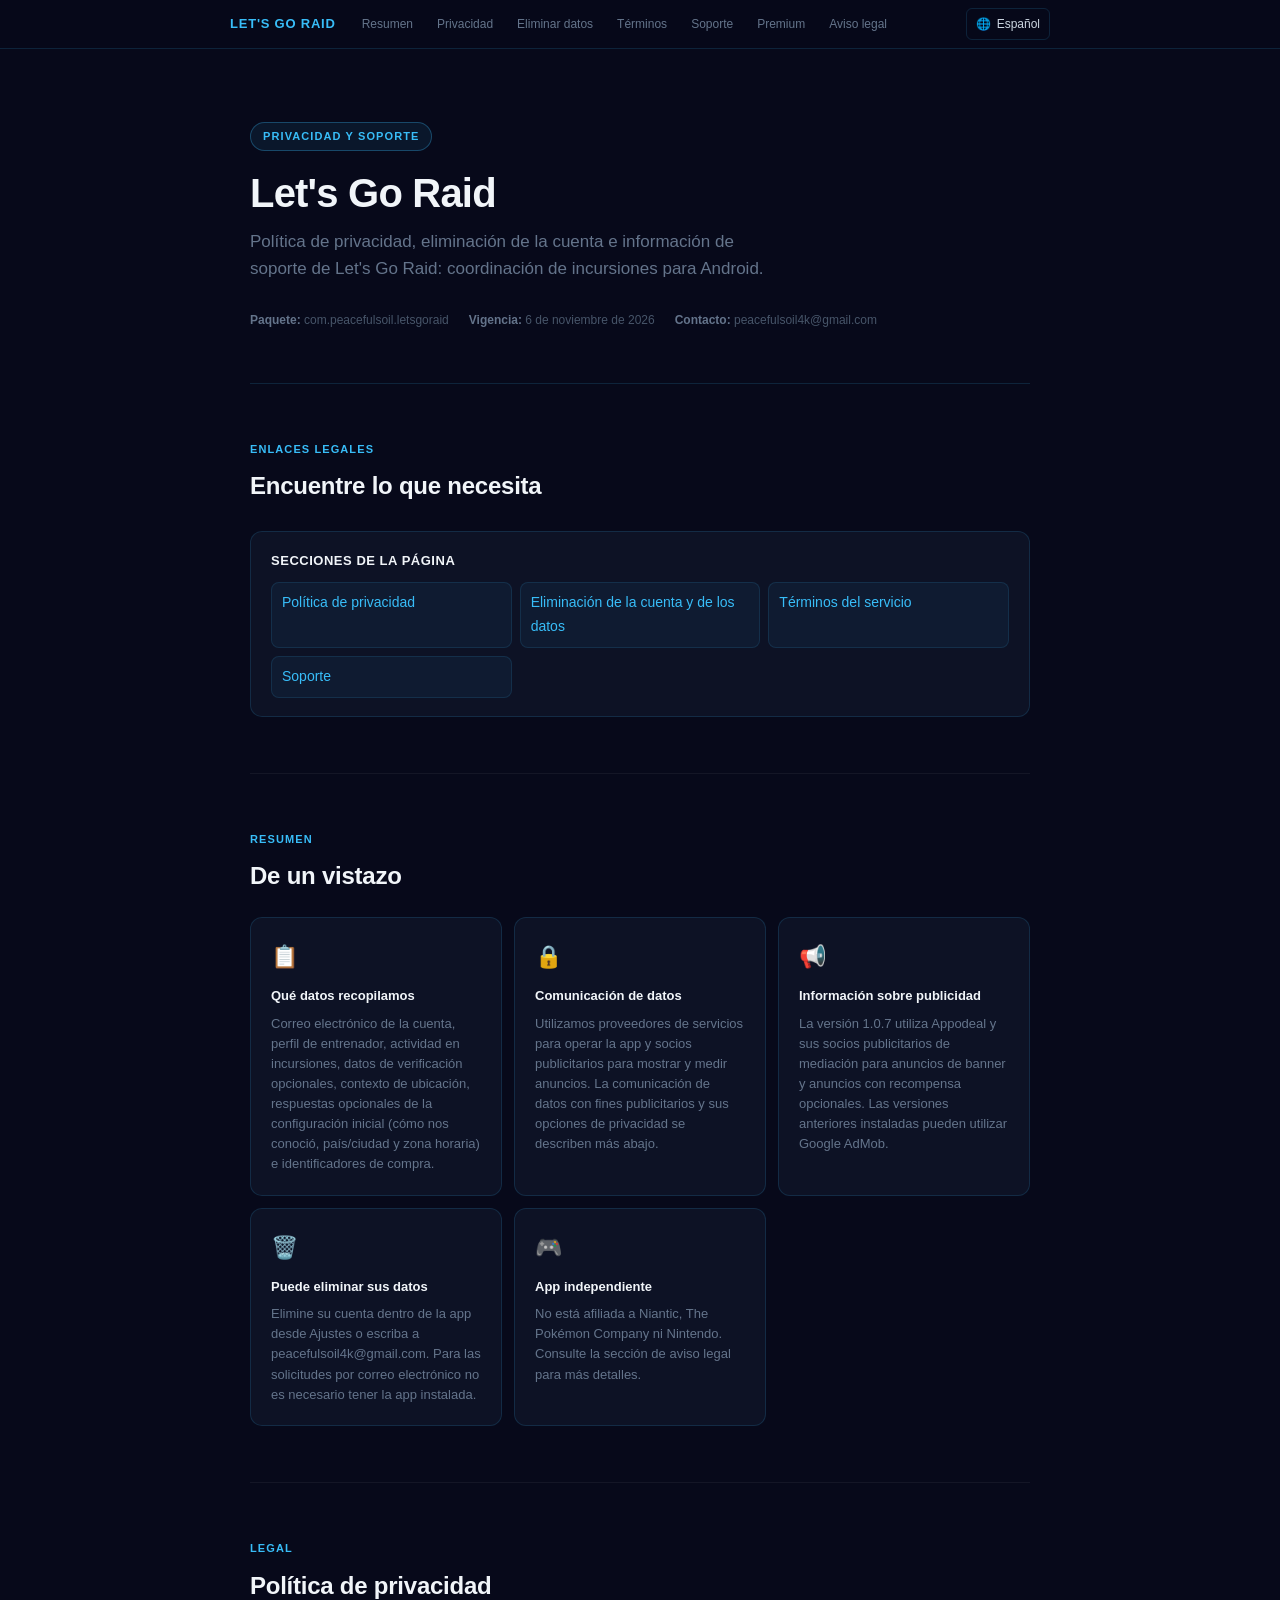
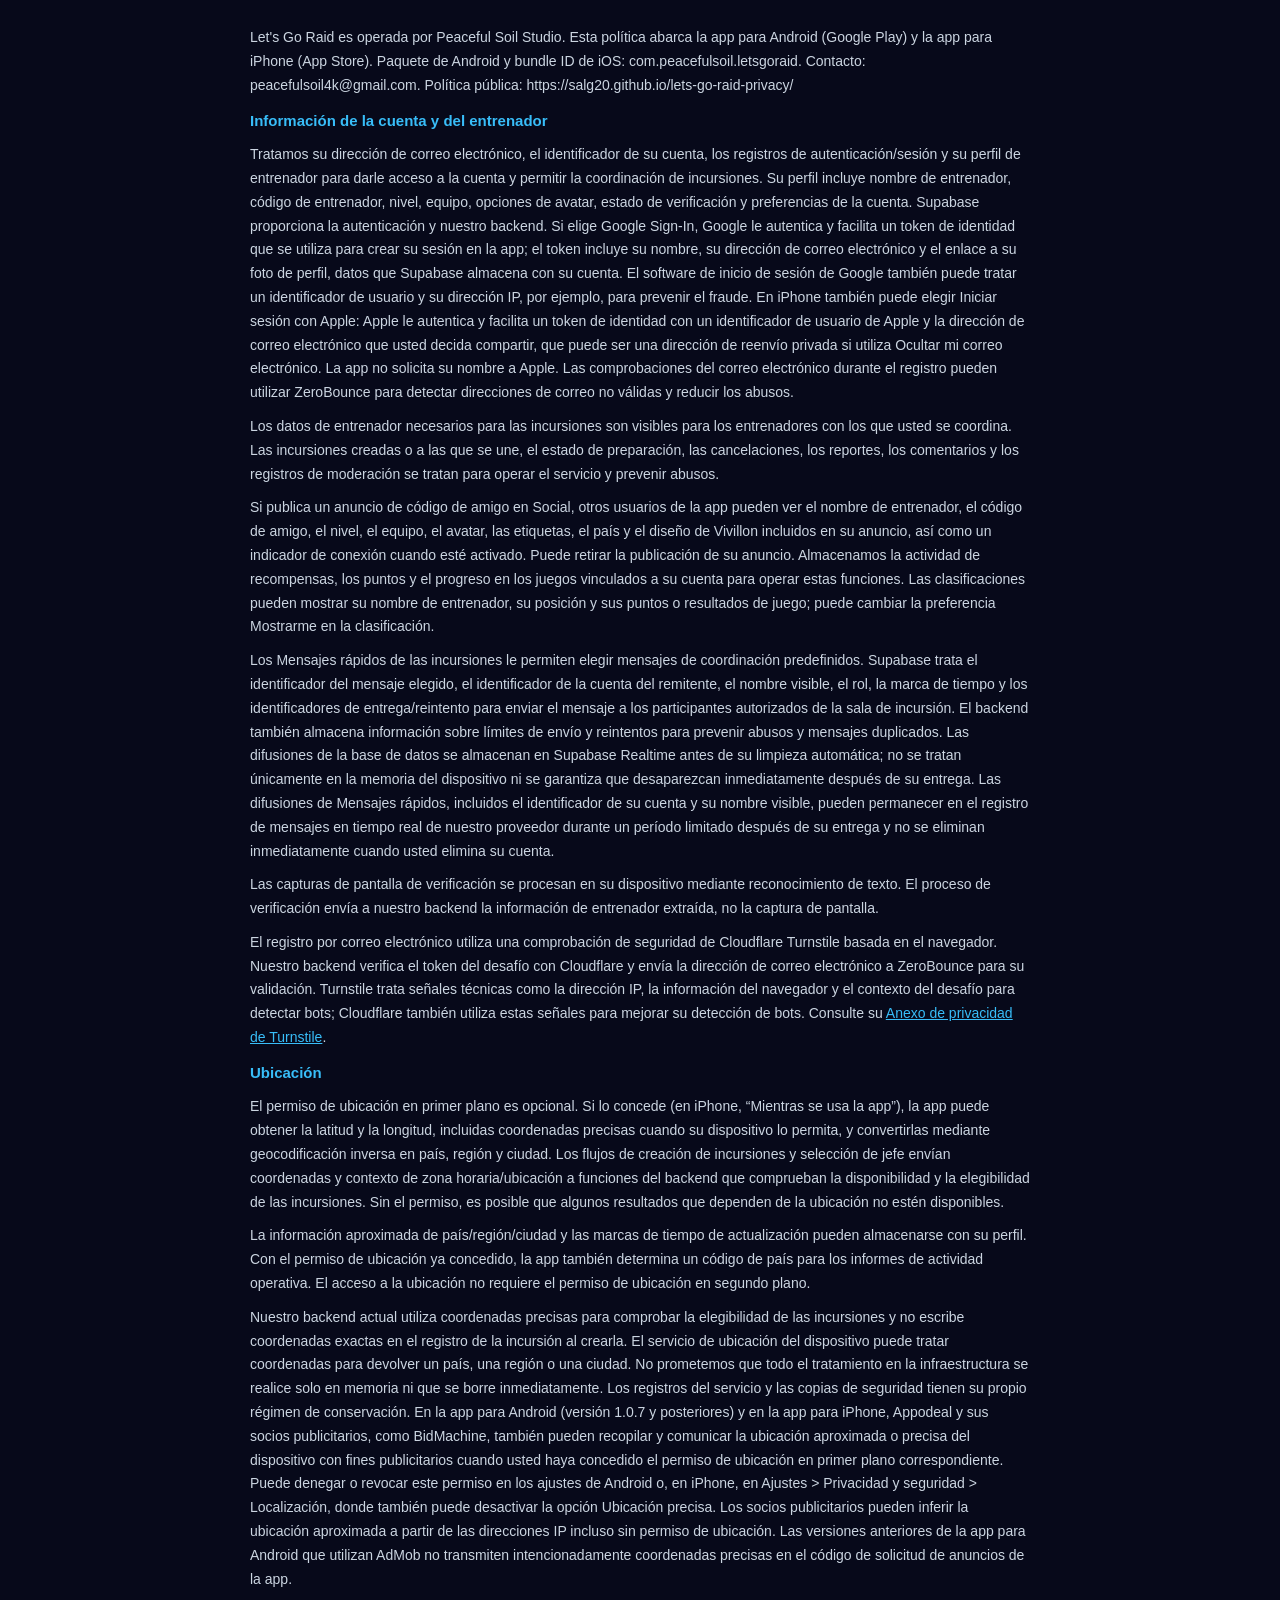
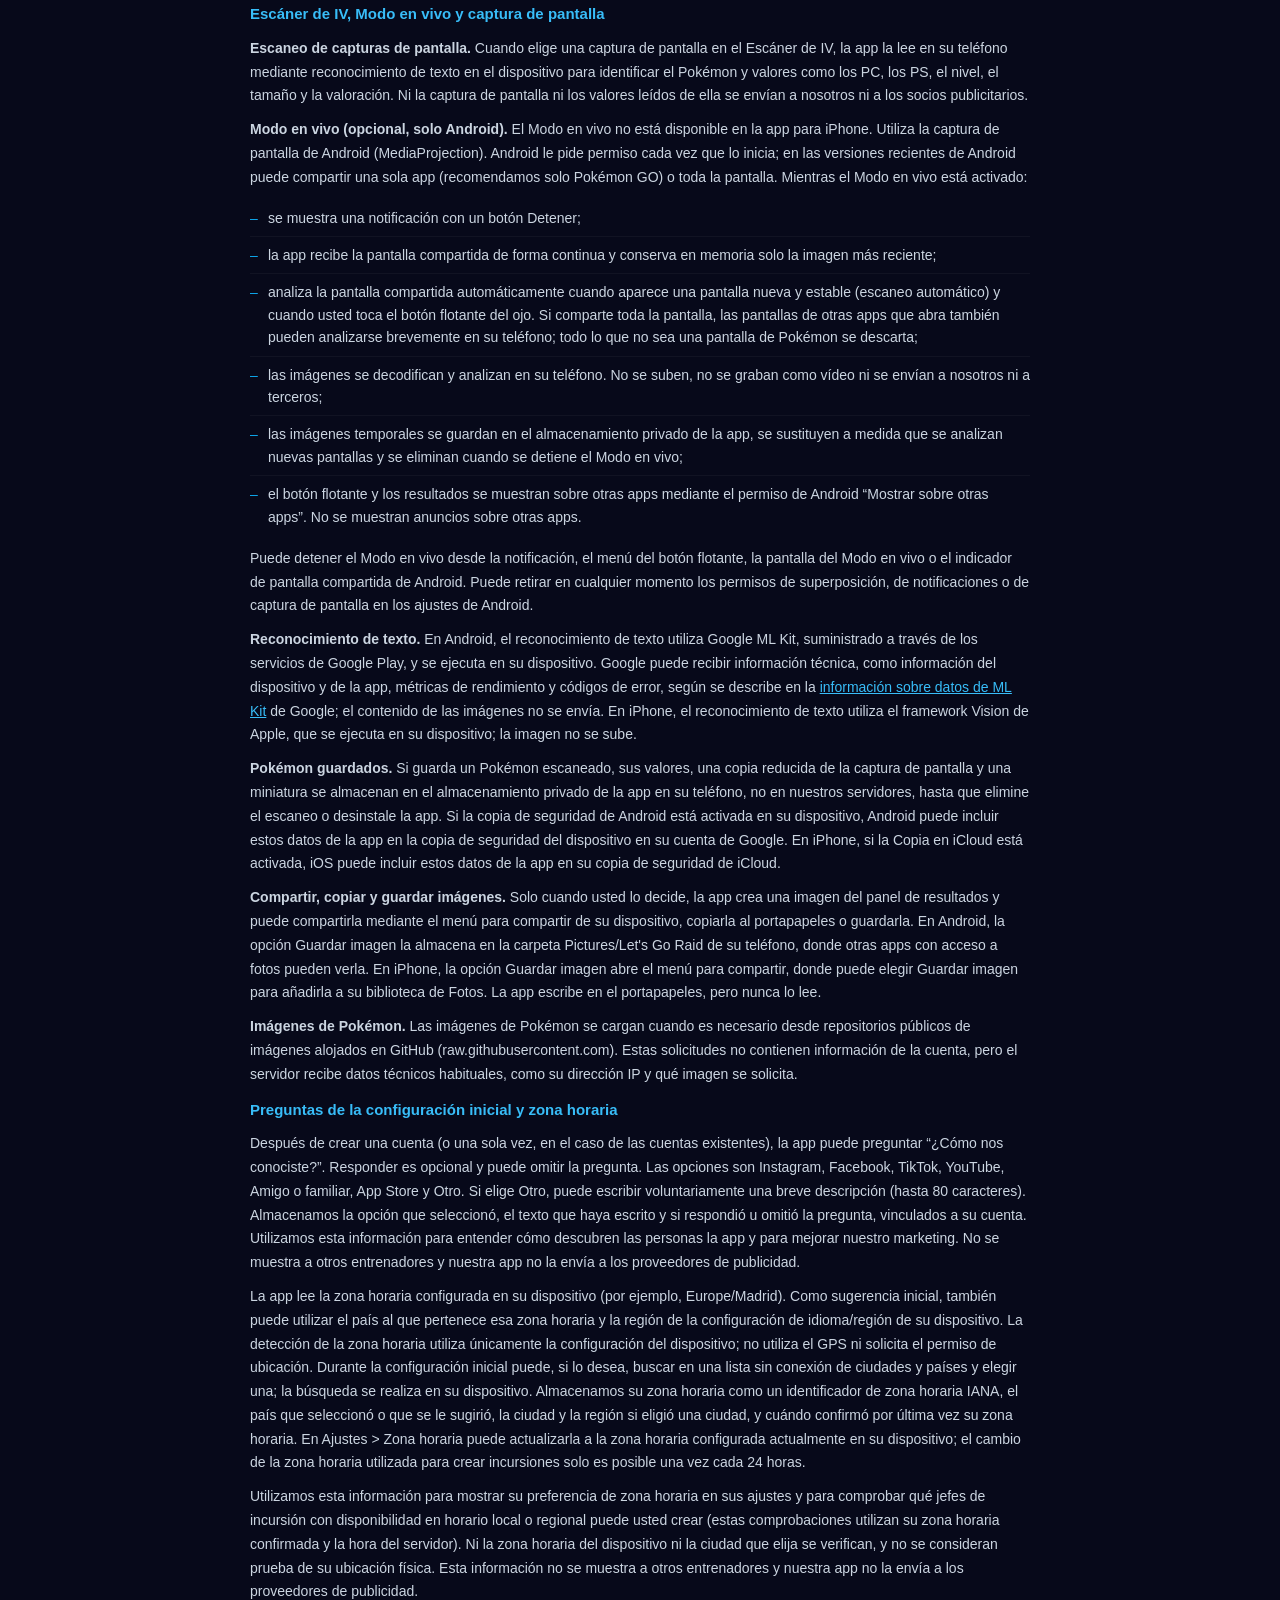
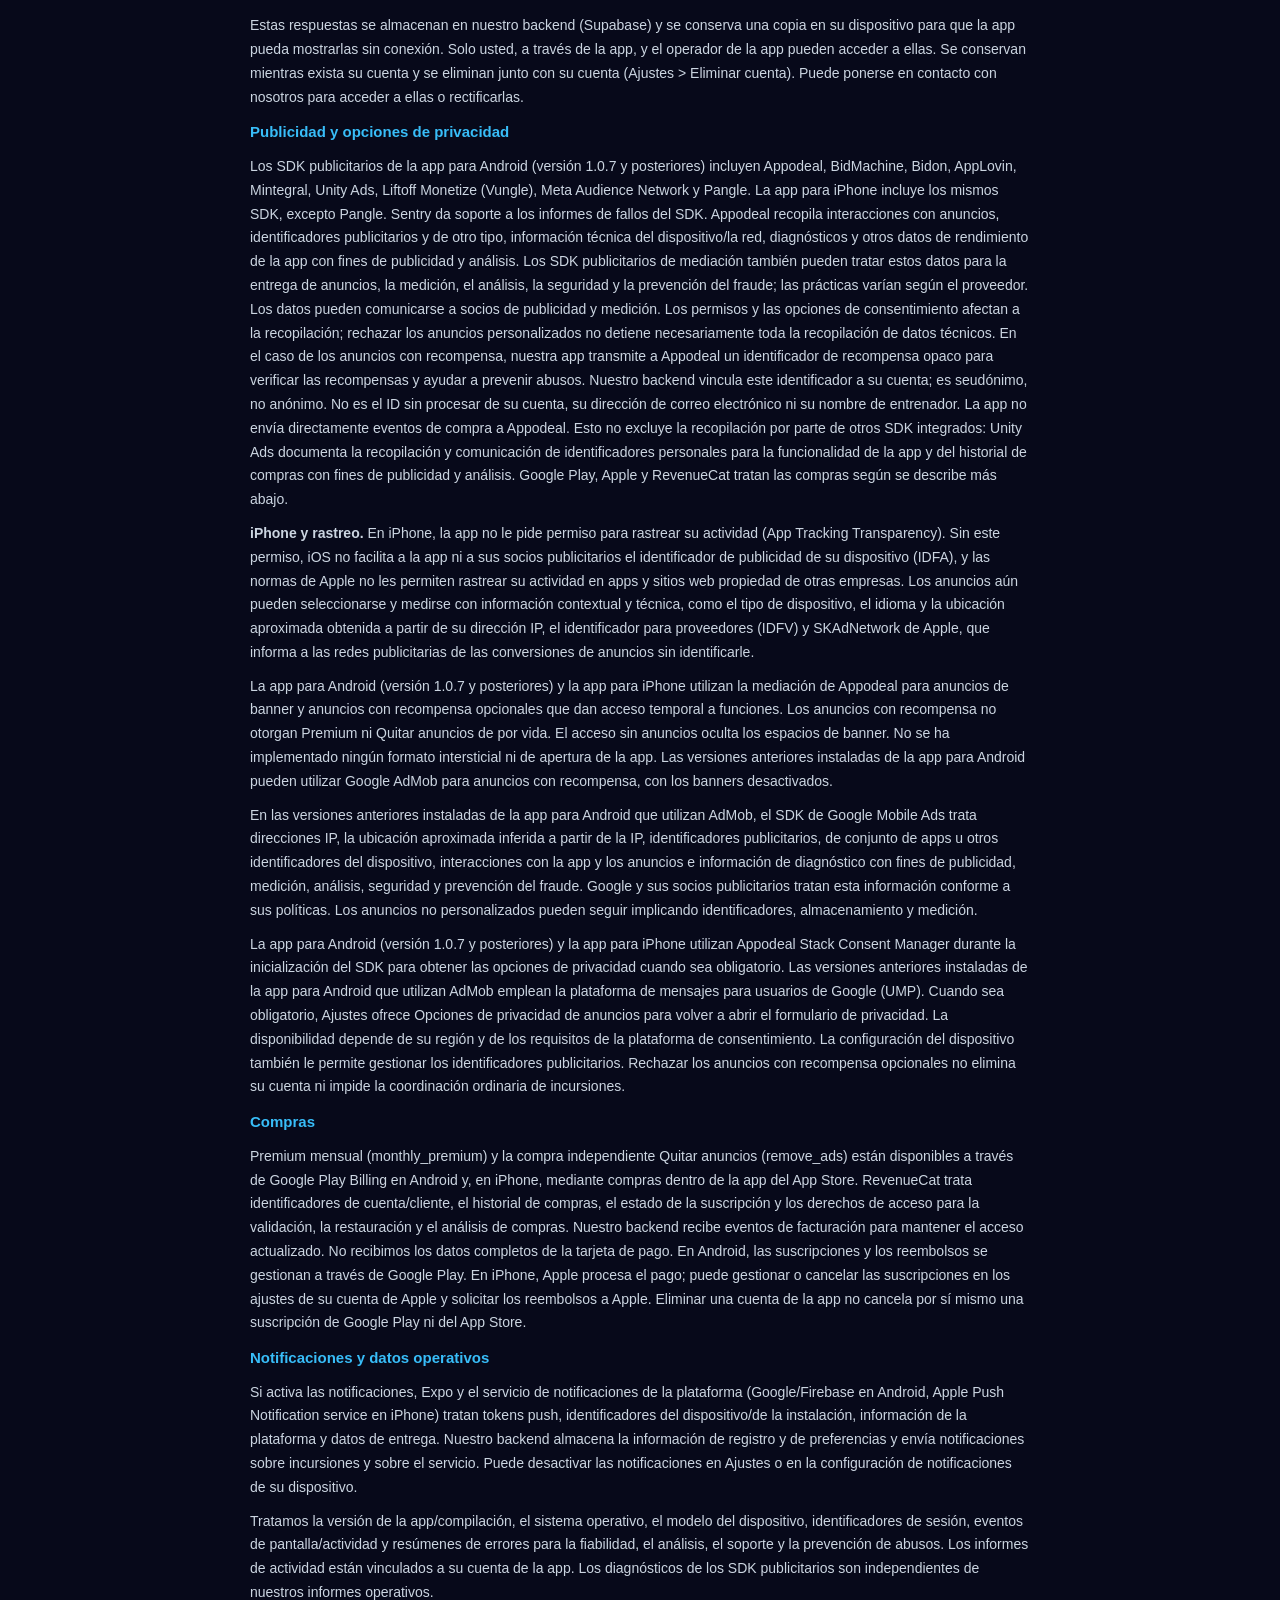
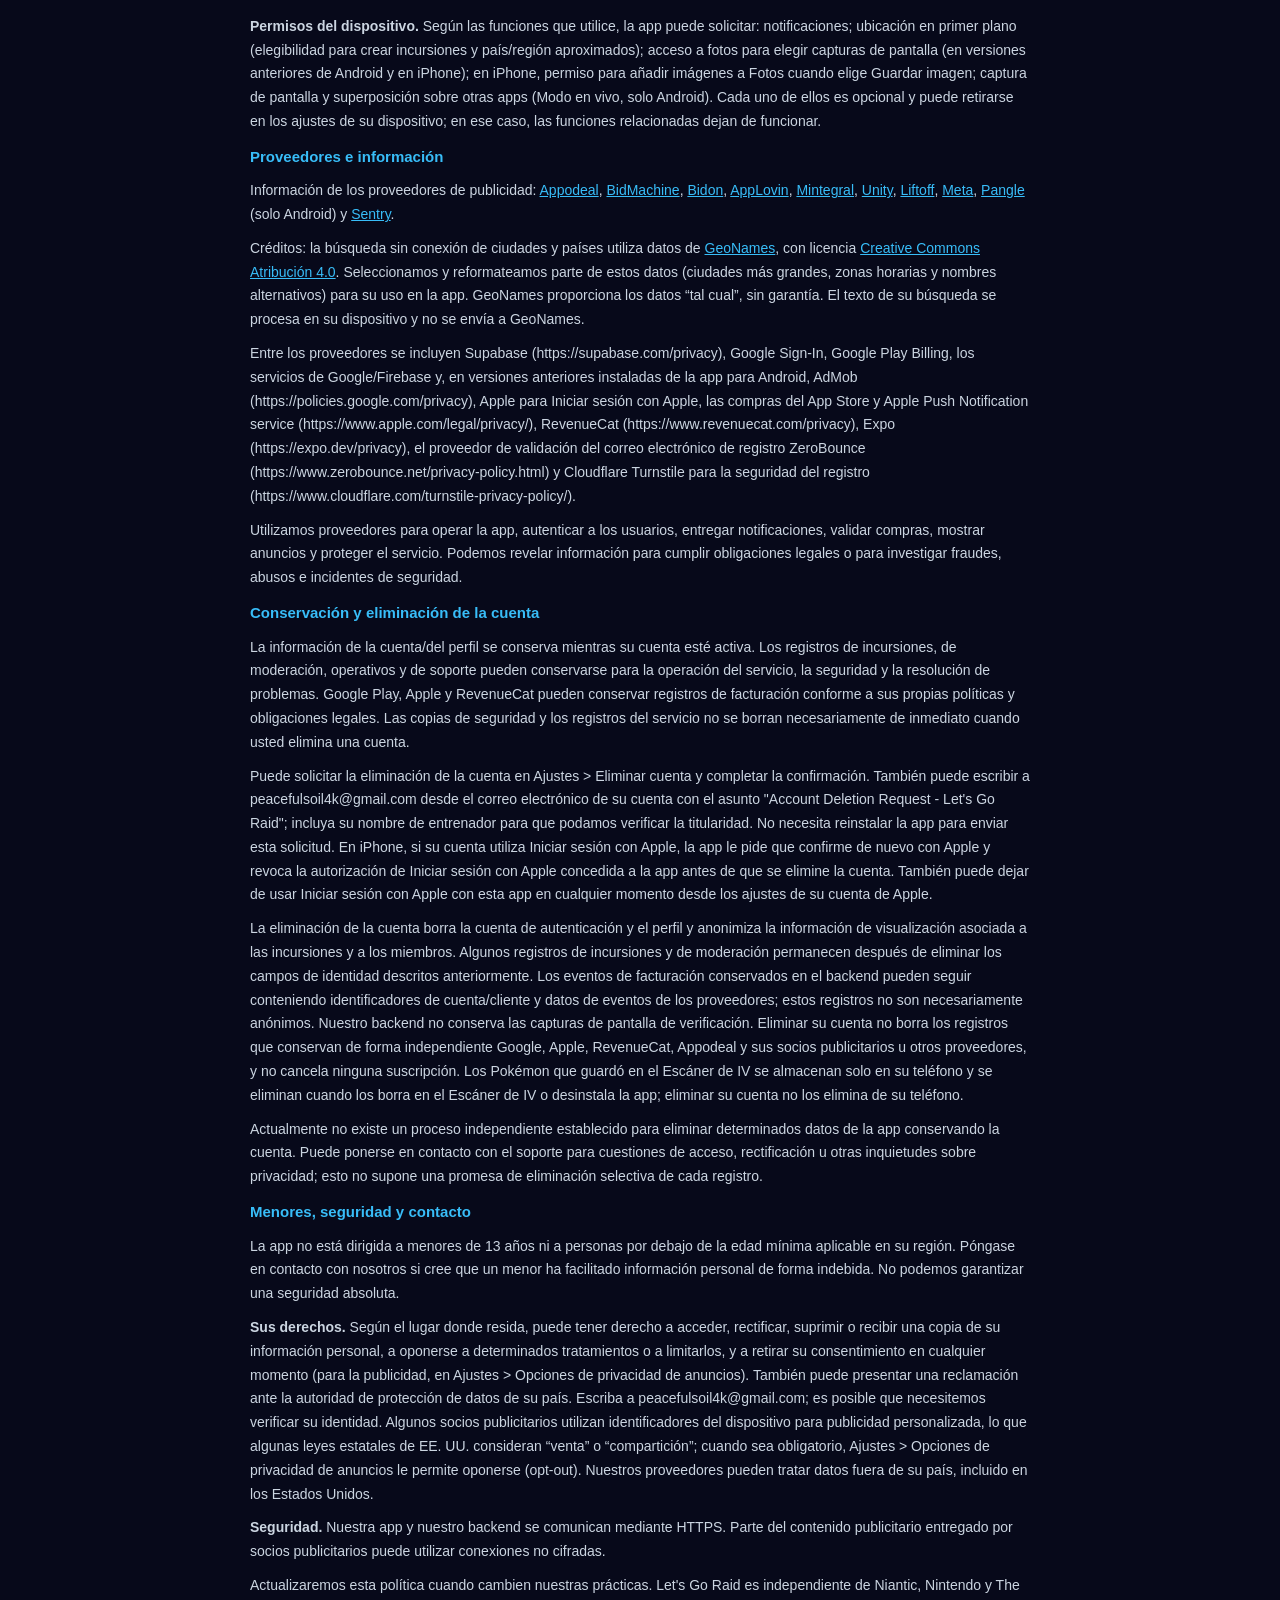
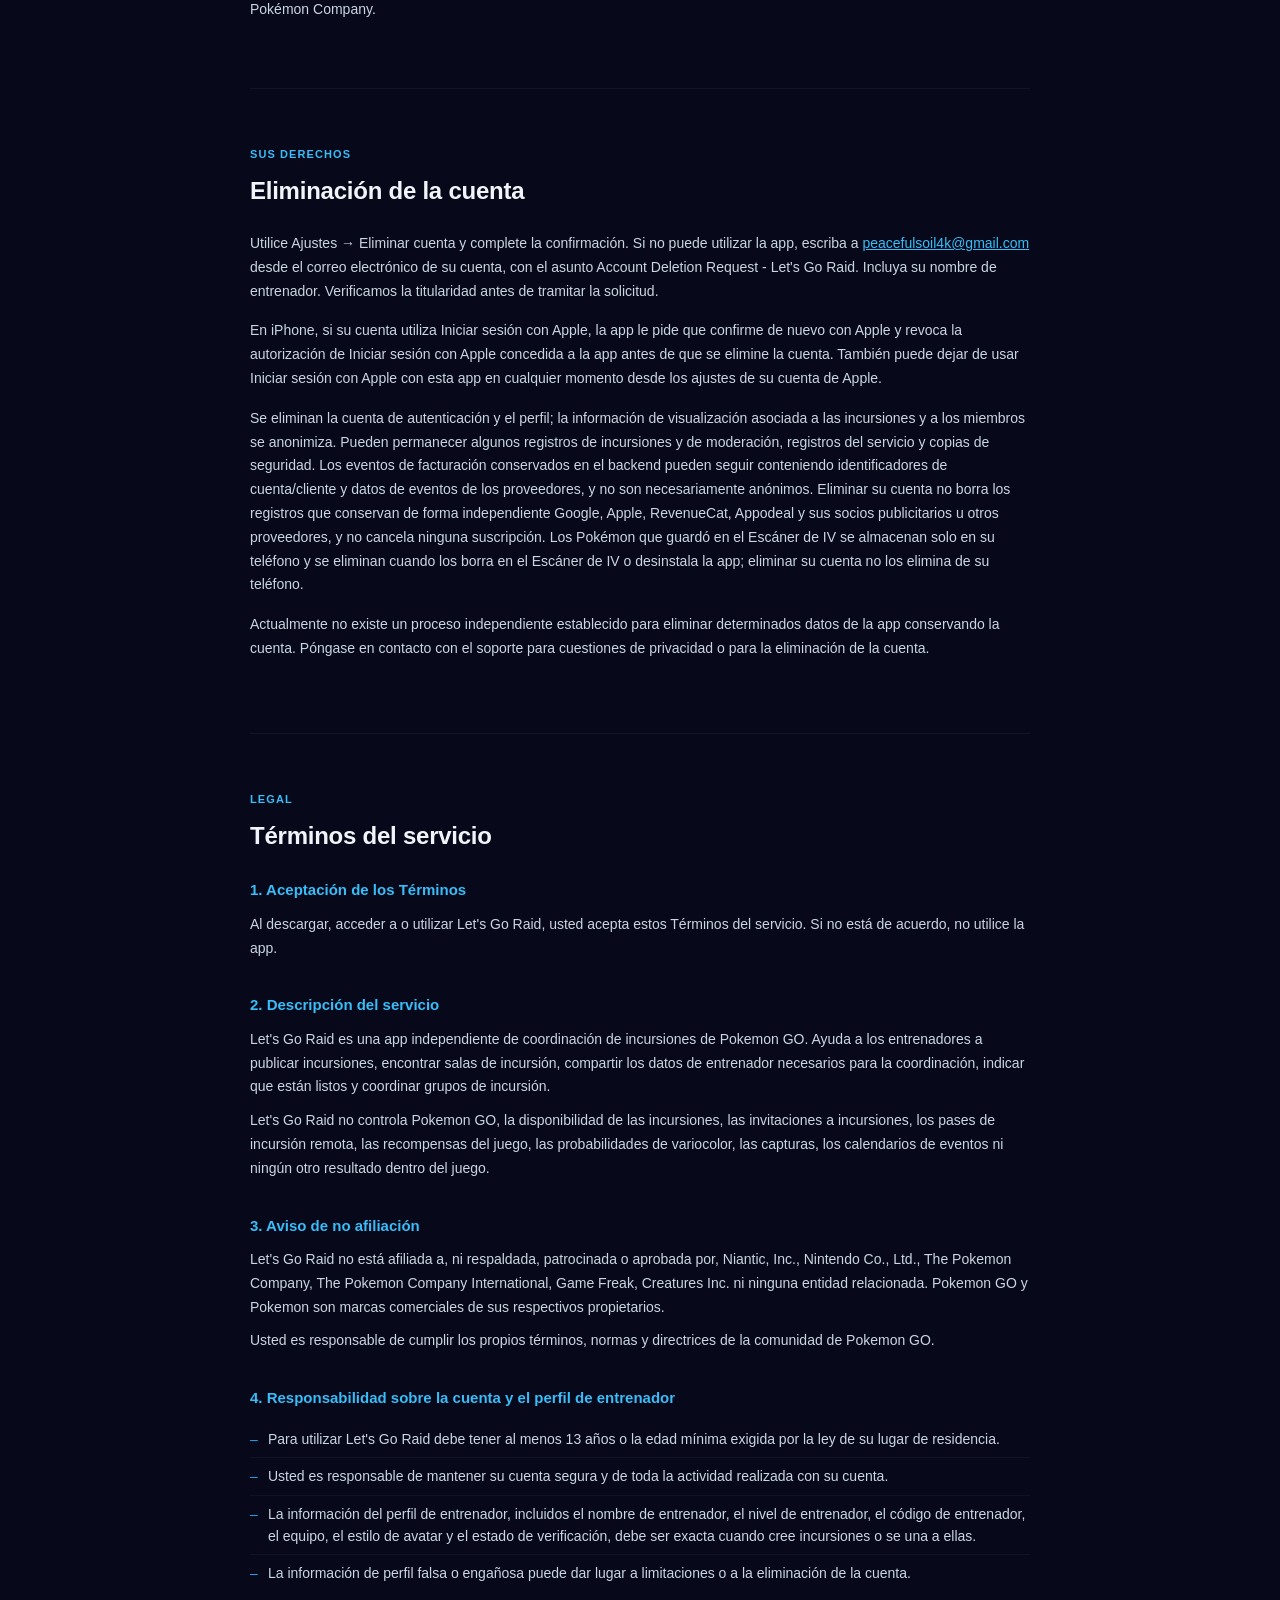
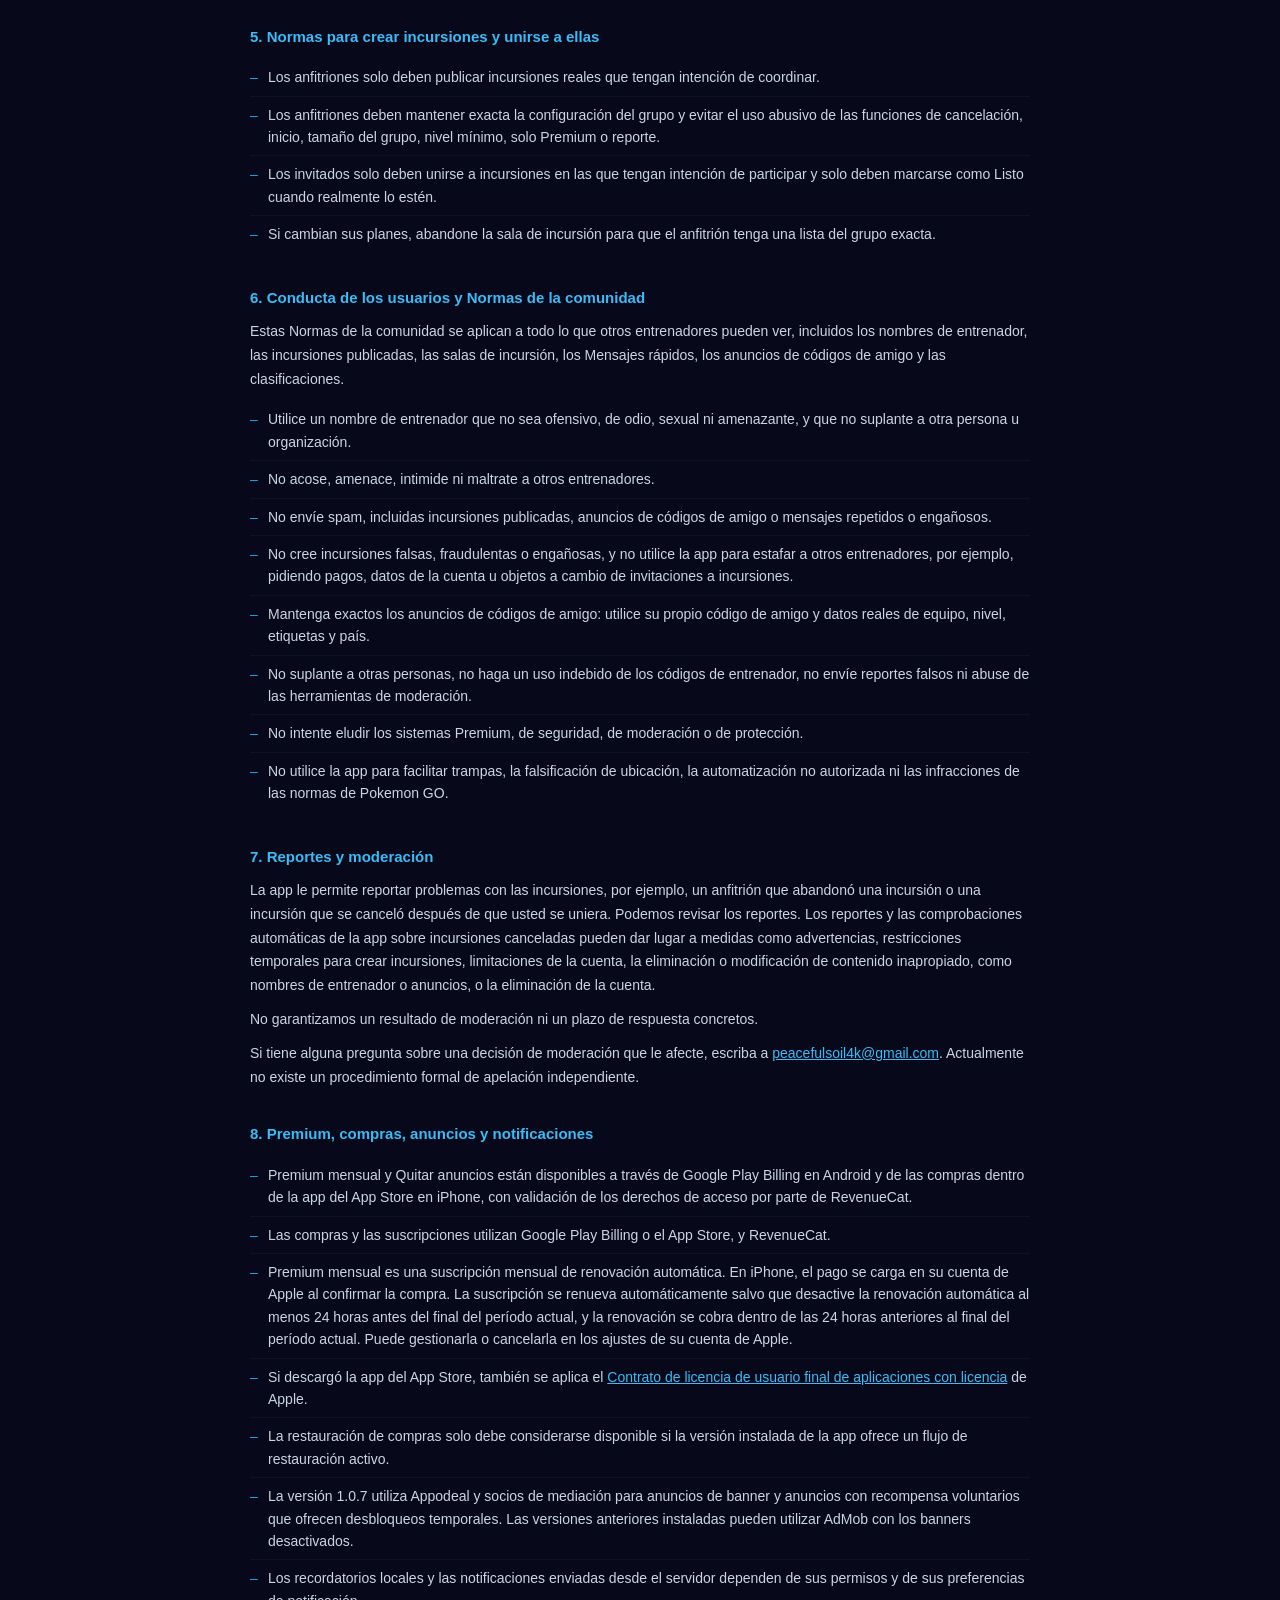
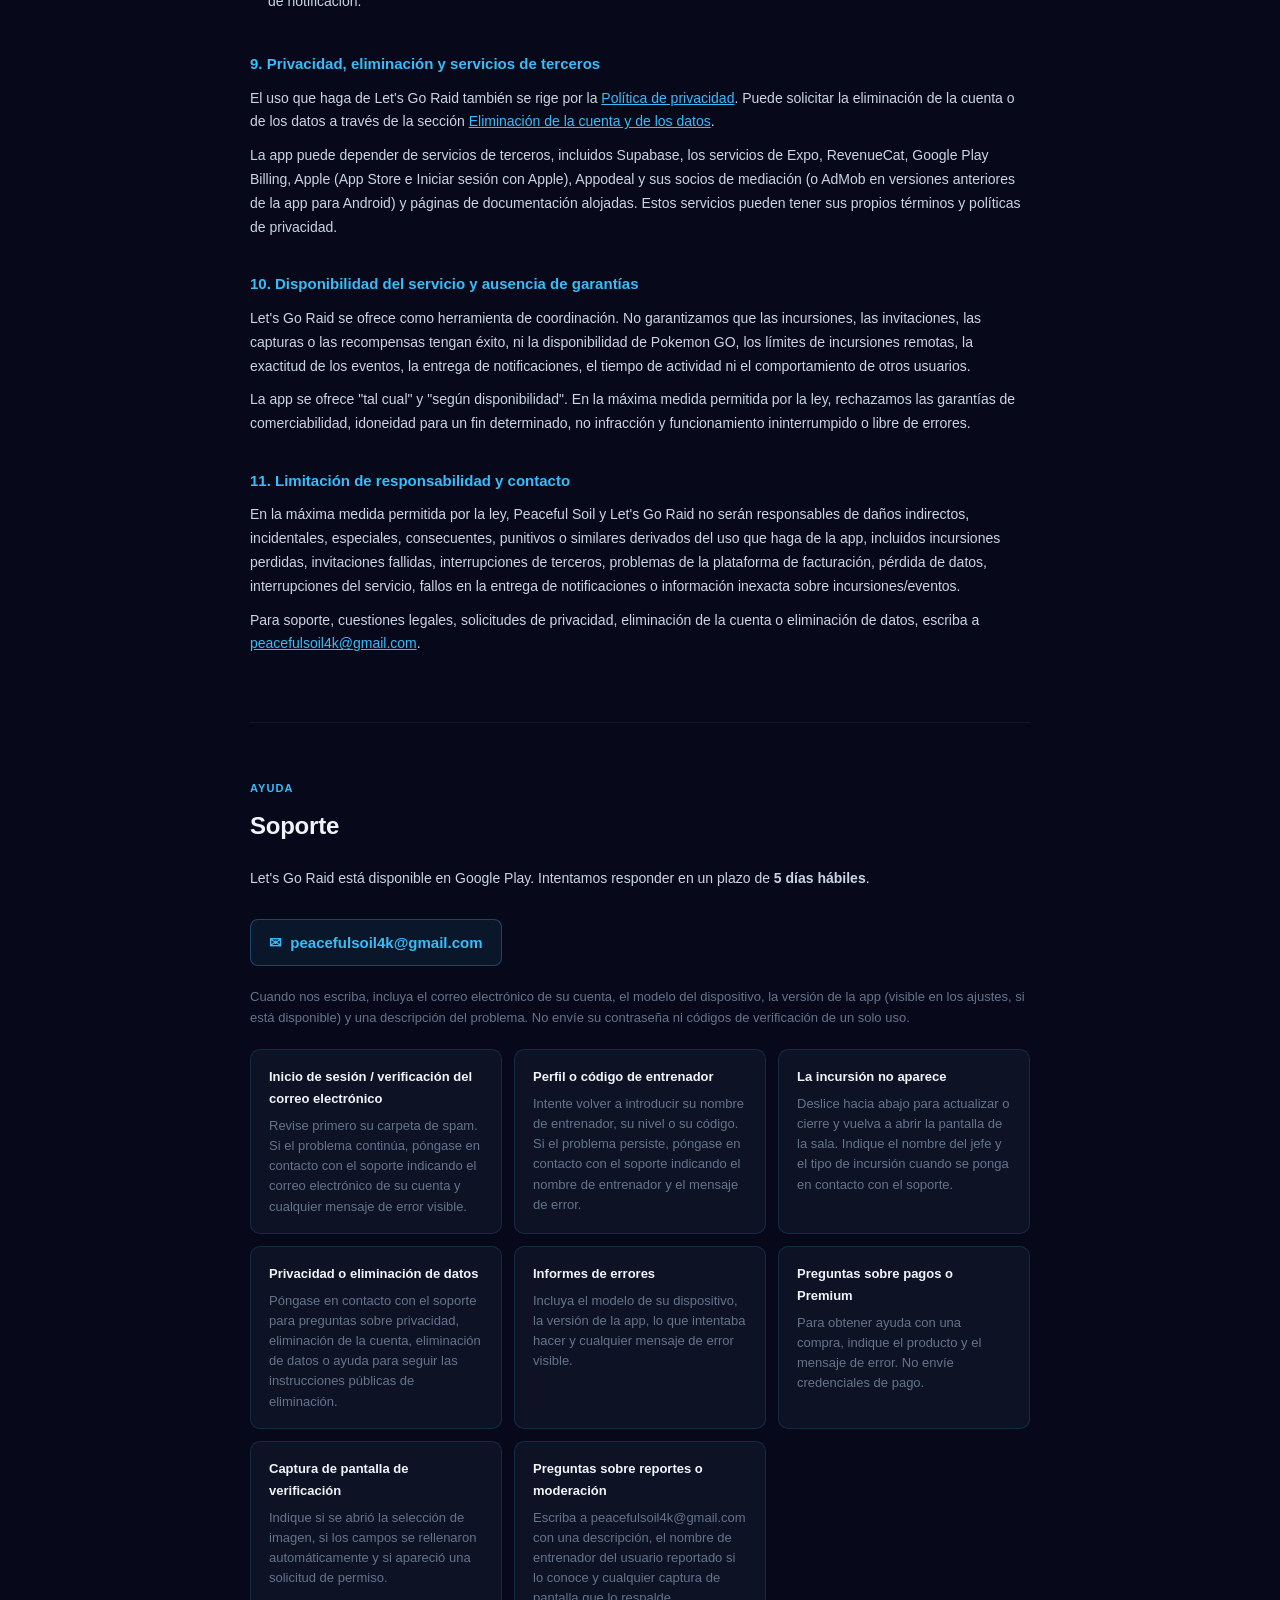
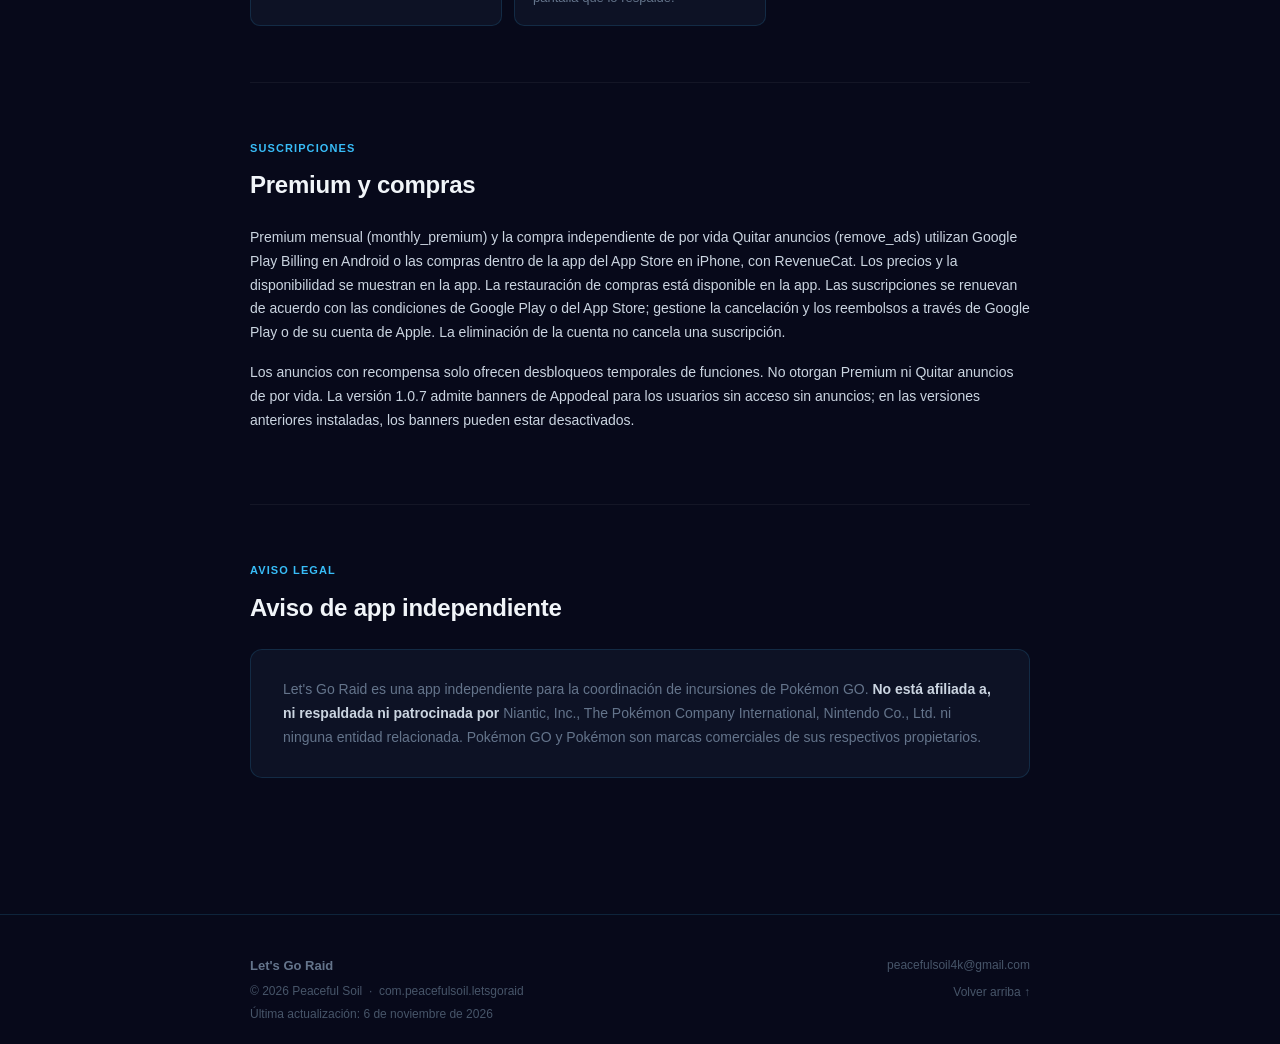
<file: es/index.html>
<!DOCTYPE html>
<html lang="es">
<head>
  <meta charset="UTF-8" />
  <meta name="viewport" content="width=device-width, initial-scale=1.0" />
  <title>Let's Go Raid – Privacidad y soporte</title>
  <link rel="canonical" href="https://salg20.github.io/lets-go-raid-privacy/es/" />
  <link rel="alternate" hreflang="x-default" href="https://salg20.github.io/lets-go-raid-privacy/" />
  <link rel="alternate" hreflang="en" href="https://salg20.github.io/lets-go-raid-privacy/" />
  <link rel="alternate" hreflang="ja" href="https://salg20.github.io/lets-go-raid-privacy/ja/" />
  <link rel="alternate" hreflang="pt-BR" href="https://salg20.github.io/lets-go-raid-privacy/pt-BR/" />
  <link rel="alternate" hreflang="es" href="https://salg20.github.io/lets-go-raid-privacy/es/" />
  <link rel="alternate" hreflang="de" href="https://salg20.github.io/lets-go-raid-privacy/de/" />
  <link rel="alternate" hreflang="ko" href="https://salg20.github.io/lets-go-raid-privacy/ko/" />
  <link rel="alternate" hreflang="zh-Hant" href="https://salg20.github.io/lets-go-raid-privacy/zh-Hant/" />
  <link rel="alternate" hreflang="id" href="https://salg20.github.io/lets-go-raid-privacy/id/" />
  <link rel="alternate" hreflang="th" href="https://salg20.github.io/lets-go-raid-privacy/th/" />
  <link rel="alternate" hreflang="fr" href="https://salg20.github.io/lets-go-raid-privacy/fr/" />
  <link rel="alternate" hreflang="it" href="https://salg20.github.io/lets-go-raid-privacy/it/" />
  <link rel="alternate" hreflang="hi" href="https://salg20.github.io/lets-go-raid-privacy/hi/" />
  <style>
    *, *::before, *::after { box-sizing: border-box; margin: 0; padding: 0; }

    :root {
      --bg: #07091a;
      --surface: #0d1225;
      --surface2: #111830;
      --border: rgba(56, 189, 248, 0.15);
      --border-strong: rgba(56, 189, 248, 0.3);
      --accent: #38bdf8;
      --accent-dim: #0ea5e9;
      --accent-glow: rgba(56, 189, 248, 0.08);
      --text: #cbd5e1;
      --text-bright: #f1f5f9;
      --text-muted: #64748b;
      --text-dim: #475569;
      --green: #34d399;
      --green-bg: rgba(52, 211, 153, 0.07);
      --green-border: rgba(52, 211, 153, 0.28);
    }

    html { scroll-behavior: smooth; }

    body {
      font-family: -apple-system, BlinkMacSystemFont, "Segoe UI", Roboto, Helvetica, Arial, sans-serif;
      background: var(--bg);
      color: var(--text);
      line-height: 1.7;
    }

    /* NAV */
    nav {
      position: sticky;
      top: 0;
      z-index: 50;
      background: rgba(7, 9, 26, 0.94);
      backdrop-filter: blur(12px);
      border-bottom: 1px solid var(--border);
      padding: 0 20px;
    }
    .nav-bar {
      max-width: 820px;
      margin: 0 auto;
      display: flex;
      align-items: center;
      gap: 8px;
    }
    .nav-inner {
      flex: 1;
      min-width: 0;
      display: flex;
      align-items: center;
      gap: 4px;
      height: 48px;
      overflow-x: auto;
      scrollbar-width: none;
    }
    .nav-inner::-webkit-scrollbar { display: none; }
    .nav-brand {
      font-size: 13px;
      font-weight: 800;
      color: var(--accent);
      letter-spacing: 0.06em;
      text-transform: uppercase;
      white-space: nowrap;
      margin-right: 12px;
      text-decoration: none;
    }
    .nav-link {
      font-size: 12px;
      color: var(--text-muted);
      text-decoration: none;
      white-space: nowrap;
      padding: 6px 10px;
      border-radius: 6px;
      transition: color 0.2s, background 0.2s;
    }
    .nav-link:hover { color: var(--accent); background: var(--accent-glow); }

    /* LANGUAGE MENU (works without JavaScript: <details> + plain links) */
    .lang-menu { position: relative; flex: none; }
    .lang-menu summary {
      list-style: none;
      cursor: pointer;
      display: flex;
      align-items: center;
      gap: 6px;
      font-size: 12px;
      color: var(--text);
      white-space: nowrap;
      padding: 5px 9px;
      border: 1px solid var(--border);
      border-radius: 6px;
    }
    .lang-menu summary::-webkit-details-marker { display: none; }
    .lang-menu summary:hover { color: var(--accent); border-color: var(--border-strong); }
    .lang-menu summary:focus-visible, .lang-list a:focus-visible { outline: 2px solid var(--accent); outline-offset: 2px; }
    .lang-list {
      position: absolute;
      right: 0;
      top: calc(100% + 6px);
      z-index: 60;
      list-style: none;
      min-width: 190px;
      max-height: 70vh;
      overflow-y: auto;
      padding: 6px;
      background: var(--surface);
      border: 1px solid var(--border-strong);
      border-radius: 10px;
      box-shadow: 0 12px 32px rgba(0, 0, 0, 0.45);
    }
    .lang-list a {
      display: block;
      padding: 7px 10px;
      border-radius: 6px;
      font-size: 13px;
      color: var(--text);
      text-decoration: none;
    }
    .lang-list a:hover { background: var(--accent-glow); color: var(--accent); }
    .lang-list a[aria-current="true"] { color: var(--accent); font-weight: 700; }

    /* LAYOUT */
    .container {
      max-width: 820px;
      margin: 0 auto;
      padding: 0 20px 80px;
    }

    /* HERO */
    .hero {
      padding: 72px 0 52px;
      border-bottom: 1px solid var(--border);
    }
    .hero-badge {
      display: inline-flex;
      align-items: center;
      gap: 6px;
      font-size: 11px;
      font-weight: 700;
      letter-spacing: 0.1em;
      text-transform: uppercase;
      color: var(--accent);
      background: var(--accent-glow);
      border: 1px solid var(--border-strong);
      border-radius: 999px;
      padding: 4px 12px;
      margin-bottom: 20px;
    }
    .hero h1 {
      font-size: 40px;
      font-weight: 900;
      color: var(--text-bright);
      line-height: 1.12;
      margin-bottom: 14px;
      letter-spacing: -0.02em;
    }
    .hero-sub {
      font-size: 17px;
      color: var(--text-muted);
      margin-bottom: 28px;
      max-width: 520px;
      line-height: 1.55;
    }
    .hero-meta {
      display: flex;
      flex-wrap: wrap;
      gap: 20px;
    }
    .hero-meta-item {
      font-size: 12px;
      color: var(--text-dim);
    }
    .hero-meta-item strong { color: var(--text-muted); }

    /* SECTION */
    section {
      padding: 56px 0;
      border-bottom: 1px solid rgba(255,255,255,0.05);
    }
    section:last-of-type { border-bottom: none; }
    .section-label {
      font-size: 11px;
      font-weight: 700;
      letter-spacing: 0.1em;
      text-transform: uppercase;
      color: var(--accent);
      margin-bottom: 8px;
    }
    .section-title {
      font-size: 24px;
      font-weight: 800;
      color: var(--text-bright);
      margin-bottom: 20px;
      letter-spacing: -0.01em;
    }

    /* SUMMARY CARDS */
    .cards-grid {
      display: grid;
      grid-template-columns: repeat(auto-fill, minmax(230px, 1fr));
      gap: 12px;
      margin-top: 4px;
    }
    .card {
      background: var(--surface);
      border: 1px solid var(--border);
      border-radius: 12px;
      padding: 20px;
      transition: border-color 0.2s, background 0.2s;
    }
    .card:hover {
      border-color: var(--border-strong);
      background: var(--surface2);
    }
    .card-icon { font-size: 22px; margin-bottom: 10px; display: block; }
    .card-title {
      font-size: 13px;
      font-weight: 700;
      color: var(--text-bright);
      margin-bottom: 6px;
    }
    .card-body {
      font-size: 13px;
      color: var(--text-muted);
      line-height: 1.55;
    }

    /* TABLE OF CONTENTS */
    .toc-panel {
      background: var(--surface);
      border: 1px solid var(--border);
      border-radius: 12px;
      padding: 18px 20px;
      margin-top: 24px;
    }
    .toc-title {
      font-size: 13px;
      font-weight: 800;
      color: var(--text-bright);
      margin-bottom: 10px;
      letter-spacing: 0.04em;
      text-transform: uppercase;
    }
    .toc-links {
      display: grid;
      grid-template-columns: repeat(auto-fit, minmax(180px, 1fr));
      gap: 8px;
    }
    .toc-links a {
      color: var(--accent);
      text-decoration: none;
      font-size: 14px;
      padding: 8px 10px;
      border-radius: 8px;
      background: rgba(56, 189, 248, 0.06);
      border: 1px solid rgba(56, 189, 248, 0.12);
    }
    .toc-links a:hover { background: var(--accent-glow); }
    /* POLICY CONTENT */
    .policy-section { margin-bottom: 32px; }
    .policy-section:last-child { margin-bottom: 0; }
    .policy-h2 {
      font-size: 15px;
      font-weight: 700;
      color: var(--accent);
      margin-bottom: 10px;
    }
    .policy-p {
      font-size: 14px;
      color: var(--text);
      margin-bottom: 10px;
      line-height: 1.7;
    }
    .policy-ul {
      list-style: none;
      margin: 8px 0 12px;
      padding: 0;
    }
    .policy-ul li {
      font-size: 14px;
      color: var(--text);
      padding: 7px 0 7px 18px;
      border-bottom: 1px solid rgba(255,255,255,0.04);
      position: relative;
      line-height: 1.6;
    }
    .policy-ul li::before {
      content: "–";
      position: absolute;
      left: 0;
      color: var(--accent-dim);
    }
    .policy-ul li:last-child { border-bottom: none; }
    .policy-ul li strong { color: var(--text-bright); }
    .policy-ul a { color: var(--accent); }

    /* CALLOUT BOXES */
    .callout {
      border-radius: 10px;
      padding: 20px 24px;
      margin: 20px 0;
    }
    .callout-green {
      background: var(--green-bg);
      border: 1px solid var(--green-border);
    }
    .callout-blue {
      background: var(--accent-glow);
      border: 1px solid var(--border-strong);
    }
    .callout-title {
      font-size: 13px;
      font-weight: 700;
      margin-bottom: 10px;
    }
    .callout-green .callout-title { color: var(--green); }
    .callout-blue .callout-title { color: var(--accent); }
    .callout-body {
      font-size: 14px;
      color: var(--text);
      line-height: 1.65;
    }
    .callout-body a { color: var(--accent); }
    .callout-body strong { color: var(--text-bright); }

    /* DELETION STEPS */
    .deletion-steps {
      display: grid;
      grid-template-columns: repeat(auto-fill, minmax(210px, 1fr));
      gap: 12px;
      margin: 20px 0;
    }
    .deletion-step {
      background: var(--surface);
      border: 1px solid var(--border);
      border-radius: 10px;
      padding: 16px 18px;
    }
    .deletion-step-num {
      font-size: 11px;
      font-weight: 700;
      color: var(--accent);
      letter-spacing: 0.08em;
      text-transform: uppercase;
      margin-bottom: 6px;
    }
    .deletion-step-title {
      font-size: 13px;
      font-weight: 700;
      color: var(--text-bright);
      margin-bottom: 4px;
    }
    .deletion-step-body {
      font-size: 13px;
      color: var(--text-muted);
      line-height: 1.5;
    }
    .deletion-step-body a { color: var(--accent); }
    .deletion-step-body em { font-style: italic; }

    /* SUPPORT TOPICS */
    .support-topics {
      display: grid;
      grid-template-columns: repeat(auto-fill, minmax(250px, 1fr));
      gap: 12px;
      margin-top: 20px;
    }
    .support-topic {
      background: var(--surface);
      border: 1px solid var(--border);
      border-radius: 10px;
      padding: 16px 18px;
    }
    .support-topic-title {
      font-size: 13px;
      font-weight: 700;
      color: var(--text-bright);
      margin-bottom: 6px;
    }
    .support-topic-body {
      font-size: 13px;
      color: var(--text-muted);
      line-height: 1.55;
    }

    /* EMAIL BUTTON */
    a { color: var(--accent); text-decoration: underline; }
    .email-link {
      display: inline-flex;
      align-items: center;
      gap: 8px;
      font-size: 15px;
      font-weight: 600;
      color: var(--accent);
      text-decoration: none;
      background: var(--accent-glow);
      border: 1px solid var(--border-strong);
      border-radius: 8px;
      padding: 10px 18px;
      margin: 12px 0;
      transition: background 0.2s, border-color 0.2s;
    }
    .email-link:hover {
      background: rgba(56, 189, 248, 0.14);
      border-color: var(--accent);
    }

    /* DISCLAIMER */
    .disclaimer-box {
      background: var(--surface);
      border: 1px solid var(--border);
      border-radius: 12px;
      padding: 28px 32px;
    }
    .disclaimer-box p {
      font-size: 14px;
      color: var(--text-muted);
      line-height: 1.7;
    }
    .disclaimer-box strong { color: var(--text); }

    /* FOOTER */
    footer {
      padding: 40px 0 20px;
      border-top: 1px solid var(--border);
    }
    .footer-inner {
      display: flex;
      flex-wrap: wrap;
      justify-content: space-between;
      align-items: flex-start;
      gap: 16px;
    }
    .footer-brand {
      font-size: 13px;
      font-weight: 700;
      color: var(--text-muted);
    }
    .footer-copy {
      font-size: 12px;
      color: var(--text-dim);
      margin-top: 4px;
    }
    .footer-links {
      display: flex;
      flex-direction: column;
      align-items: flex-end;
      gap: 6px;
    }
    .footer-links a {
      font-size: 12px;
      color: var(--text-dim);
      text-decoration: none;
    }
    .footer-links a:hover { color: var(--accent); }

    /* BODY HELPERS */
    .body-text {
      font-size: 14px;
      color: var(--text);
      margin-bottom: 16px;
      line-height: 1.7;
    }
    .body-text-muted {
      font-size: 13px;
      color: var(--text-muted);
      margin-bottom: 16px;
      line-height: 1.65;
    }

    /* RESPONSIVE */
    @media (max-width: 600px) {
      .hero h1 { font-size: 28px; }
      .hero-sub { font-size: 15px; }
      .section-title { font-size: 20px; }
      .cards-grid { grid-template-columns: 1fr; }
      .deletion-steps { grid-template-columns: 1fr; }
      .support-topics { grid-template-columns: 1fr; }
      .disclaimer-box { padding: 20px; }
      .footer-links { align-items: flex-start; }
      nav { padding: 0 12px; }
      .container { padding: 0 16px 60px; }
      .callout { padding: 16px 18px; }
    }
  </style>
</head>
<body>

  <!-- STICKY NAV -->
  <nav>
    <div class="nav-bar">
    <div class="nav-inner">
      <a class="nav-brand" href="#top">Let's Go Raid</a>
      <a class="nav-link" href="#summary">Resumen</a>
      <a class="nav-link" href="#privacy">Privacidad</a>
      <a class="nav-link" href="#deletion">Eliminar datos</a>
      <a class="nav-link" href="#terms">Términos</a>
      <a class="nav-link" href="#support">Soporte</a>
      <a class="nav-link" href="#premium">Premium</a>
      <a class="nav-link" href="#disclaimer">Aviso legal</a>
    </div>
    <!-- LANGUAGE MENU: language names stay in their own language on every page. -->
    <details class="lang-menu">
      <summary aria-label="Idioma: Español"><span aria-hidden="true">🌐</span><span>Español</span></summary>
      <ul class="lang-list">
        <li><a href="../" hreflang="en" lang="en" data-lang="en">English</a></li>
        <li><a href="../ja/" hreflang="ja" lang="ja" data-lang="ja">日本語</a></li>
        <li><a href="../pt-BR/" hreflang="pt-BR" lang="pt-BR" data-lang="pt-BR">Português (Brasil)</a></li>
        <li><a href="../es/" hreflang="es" lang="es" data-lang="es" aria-current="true">Español</a></li>
        <li><a href="../de/" hreflang="de" lang="de" data-lang="de">Deutsch</a></li>
        <li><a href="../ko/" hreflang="ko" lang="ko" data-lang="ko">한국어</a></li>
        <li><a href="../zh-Hant/" hreflang="zh-Hant" lang="zh-Hant" data-lang="zh-Hant">繁體中文</a></li>
        <li><a href="../id/" hreflang="id" lang="id" data-lang="id">Bahasa Indonesia</a></li>
        <li><a href="../th/" hreflang="th" lang="th" data-lang="th">ไทย</a></li>
        <li><a href="../fr/" hreflang="fr" lang="fr" data-lang="fr">Français</a></li>
        <li><a href="../it/" hreflang="it" lang="it" data-lang="it">Italiano</a></li>
        <li><a href="../hi/" hreflang="hi" lang="hi" data-lang="hi">हिन्दी</a></li>
      </ul>
    </details>
    </div>
  </nav>

  <div class="container" id="top">

    <!-- HERO -->
    <div class="hero">
      <div class="hero-badge">Privacidad y soporte</div>
      <h1>Let's Go Raid</h1>
      <p class="hero-sub">Política de privacidad, eliminación de la cuenta e información de soporte de Let's Go Raid: coordinación de incursiones para Android.</p>
      <div class="hero-meta">
        <span class="hero-meta-item"><strong>Paquete:</strong> com.peacefulsoil.letsgoraid</span>
        <span class="hero-meta-item"><strong>Vigencia:</strong> 6 de noviembre de 2026</span>
        <span class="hero-meta-item"><strong>Contacto:</strong> peacefulsoil4k@gmail.com</span>
      </div>
    </div>

    <!-- TABLE OF CONTENTS -->
    <section id="toc">
      <div class="section-label">Enlaces legales</div>
      <div class="section-title">Encuentre lo que necesita</div>
      <div class="toc-panel">
        <div class="toc-title">Secciones de la página</div>
        <div class="toc-links">
          <a href="#privacy">Política de privacidad</a>
          <a href="#deletion">Eliminación de la cuenta y de los datos</a>
          <a href="#terms">Términos del servicio</a>
          <a href="#support">Soporte</a>
        </div>
      </div>
    </section>
    <!-- QUICK SUMMARY -->
    <section id="summary">
      <div class="section-label">Resumen</div>
      <div class="section-title">De un vistazo</div>
      <div class="cards-grid">
        <div class="card">
          <span class="card-icon">📋</span>
          <div class="card-title">Qué datos recopilamos</div>
          <div class="card-body">Correo electrónico de la cuenta, perfil de entrenador, actividad en incursiones, datos de verificación opcionales, contexto de ubicación, respuestas opcionales de la configuración inicial (cómo nos conoció, país/ciudad y zona horaria) e identificadores de compra.</div>
        </div>
        <div class="card">
          <span class="card-icon">🔒</span>
          <div class="card-title">Comunicación de datos</div>
          <div class="card-body">Utilizamos proveedores de servicios para operar la app y socios publicitarios para mostrar y medir anuncios. La comunicación de datos con fines publicitarios y sus opciones de privacidad se describen más abajo.</div>
        </div>
        <div class="card">
          <span class="card-icon">📢</span>
          <div class="card-title">Información sobre publicidad</div>
          <div class="card-body">La versión 1.0.7 utiliza Appodeal y sus socios publicitarios de mediación para anuncios de banner y anuncios con recompensa opcionales. Las versiones anteriores instaladas pueden utilizar Google AdMob.</div>
        </div>
        <div class="card">
          <span class="card-icon">🗑️</span>
          <div class="card-title">Puede eliminar sus datos</div>
          <div class="card-body">Elimine su cuenta dentro de la app desde Ajustes o escriba a peacefulsoil4k@gmail.com. Para las solicitudes por correo electrónico no es necesario tener la app instalada.</div>
        </div>
        <div class="card">
          <span class="card-icon">🎮</span>
          <div class="card-title">App independiente</div>
          <div class="card-body">No está afiliada a Niantic, The Pokémon Company ni Nintendo. Consulte la sección de aviso legal para más detalles.</div>
        </div>
      </div>
    </section>

    <!-- PRIVACY POLICY -->
    <section id="privacy"><div class="section-label">Legal</div><div class="section-title">Política de privacidad</div>
<p class="policy-p">Let's Go Raid es operada por Peaceful Soil Studio. Esta política abarca la app para Android (Google Play) y la app para iPhone (App Store). Paquete de Android y bundle ID de iOS: com.peacefulsoil.letsgoraid. Contacto: peacefulsoil4k@gmail.com. Política pública: https://salg20.github.io/lets-go-raid-privacy/</p>
<h3 class="policy-h2">Información de la cuenta y del entrenador</h3>
<p class="policy-p">Tratamos su dirección de correo electrónico, el identificador de su cuenta, los registros de autenticación/sesión y su perfil de entrenador para darle acceso a la cuenta y permitir la coordinación de incursiones. Su perfil incluye nombre de entrenador, código de entrenador, nivel, equipo, opciones de avatar, estado de verificación y preferencias de la cuenta. Supabase proporciona la autenticación y nuestro backend. Si elige Google Sign-In, Google le autentica y facilita un token de identidad que se utiliza para crear su sesión en la app; el token incluye su nombre, su dirección de correo electrónico y el enlace a su foto de perfil, datos que Supabase almacena con su cuenta. El software de inicio de sesión de Google también puede tratar un identificador de usuario y su dirección IP, por ejemplo, para prevenir el fraude. En iPhone también puede elegir Iniciar sesión con Apple: Apple le autentica y facilita un token de identidad con un identificador de usuario de Apple y la dirección de correo electrónico que usted decida compartir, que puede ser una dirección de reenvío privada si utiliza Ocultar mi correo electrónico. La app no solicita su nombre a Apple. Las comprobaciones del correo electrónico durante el registro pueden utilizar ZeroBounce para detectar direcciones de correo no válidas y reducir los abusos.</p>
<p class="policy-p">Los datos de entrenador necesarios para las incursiones son visibles para los entrenadores con los que usted se coordina. Las incursiones creadas o a las que se une, el estado de preparación, las cancelaciones, los reportes, los comentarios y los registros de moderación se tratan para operar el servicio y prevenir abusos.</p>
<p class="policy-p">Si publica un anuncio de código de amigo en Social, otros usuarios de la app pueden ver el nombre de entrenador, el código de amigo, el nivel, el equipo, el avatar, las etiquetas, el país y el diseño de Vivillon incluidos en su anuncio, así como un indicador de conexión cuando esté activado. Puede retirar la publicación de su anuncio. Almacenamos la actividad de recompensas, los puntos y el progreso en los juegos vinculados a su cuenta para operar estas funciones. Las clasificaciones pueden mostrar su nombre de entrenador, su posición y sus puntos o resultados de juego; puede cambiar la preferencia Mostrarme en la clasificación.</p>
<p class="policy-p">Los Mensajes rápidos de las incursiones le permiten elegir mensajes de coordinación predefinidos. Supabase trata el identificador del mensaje elegido, el identificador de la cuenta del remitente, el nombre visible, el rol, la marca de tiempo y los identificadores de entrega/reintento para enviar el mensaje a los participantes autorizados de la sala de incursión. El backend también almacena información sobre límites de envío y reintentos para prevenir abusos y mensajes duplicados. Las difusiones de la base de datos se almacenan en Supabase Realtime antes de su limpieza automática; no se tratan únicamente en la memoria del dispositivo ni se garantiza que desaparezcan inmediatamente después de su entrega. Las difusiones de Mensajes rápidos, incluidos el identificador de su cuenta y su nombre visible, pueden permanecer en el registro de mensajes en tiempo real de nuestro proveedor durante un período limitado después de su entrega y no se eliminan inmediatamente cuando usted elimina su cuenta.</p>
<p class="policy-p">Las capturas de pantalla de verificación se procesan en su dispositivo mediante reconocimiento de texto. El proceso de verificación envía a nuestro backend la información de entrenador extraída, no la captura de pantalla.</p>
<p class="policy-p">El registro por correo electrónico utiliza una comprobación de seguridad de Cloudflare Turnstile basada en el navegador. Nuestro backend verifica el token del desafío con Cloudflare y envía la dirección de correo electrónico a ZeroBounce para su validación. Turnstile trata señales técnicas como la dirección IP, la información del navegador y el contexto del desafío para detectar bots; Cloudflare también utiliza estas señales para mejorar su detección de bots. Consulte su <a href="https://www.cloudflare.com/turnstile-privacy-policy/">Anexo de privacidad de Turnstile</a>.</p>
<h3 class="policy-h2">Ubicación</h3>
<p class="policy-p">El permiso de ubicación en primer plano es opcional. Si lo concede (en iPhone, &ldquo;Mientras se usa la app&rdquo;), la app puede obtener la latitud y la longitud, incluidas coordenadas precisas cuando su dispositivo lo permita, y convertirlas mediante geocodificación inversa en país, región y ciudad. Los flujos de creación de incursiones y selección de jefe envían coordenadas y contexto de zona horaria/ubicación a funciones del backend que comprueban la disponibilidad y la elegibilidad de las incursiones. Sin el permiso, es posible que algunos resultados que dependen de la ubicación no estén disponibles.</p>
<p class="policy-p">La información aproximada de país/región/ciudad y las marcas de tiempo de actualización pueden almacenarse con su perfil. Con el permiso de ubicación ya concedido, la app también determina un código de país para los informes de actividad operativa. El acceso a la ubicación no requiere el permiso de ubicación en segundo plano.</p>
<p class="policy-p">Nuestro backend actual utiliza coordenadas precisas para comprobar la elegibilidad de las incursiones y no escribe coordenadas exactas en el registro de la incursión al crearla. El servicio de ubicación del dispositivo puede tratar coordenadas para devolver un país, una región o una ciudad. No prometemos que todo el tratamiento en la infraestructura se realice solo en memoria ni que se borre inmediatamente. Los registros del servicio y las copias de seguridad tienen su propio régimen de conservación. En la app para Android (versión 1.0.7 y posteriores) y en la app para iPhone, Appodeal y sus socios publicitarios, como BidMachine, también pueden recopilar y comunicar la ubicación aproximada o precisa del dispositivo con fines publicitarios cuando usted haya concedido el permiso de ubicación en primer plano correspondiente. Puede denegar o revocar este permiso en los ajustes de Android o, en iPhone, en Ajustes &gt; Privacidad y seguridad &gt; Localización, donde también puede desactivar la opción Ubicación precisa. Los socios publicitarios pueden inferir la ubicación aproximada a partir de las direcciones IP incluso sin permiso de ubicación. Las versiones anteriores de la app para Android que utilizan AdMob no transmiten intencionadamente coordenadas precisas en el código de solicitud de anuncios de la app.</p>
<h3 class="policy-h2">Escáner de IV, Modo en vivo y captura de pantalla</h3>
<p class="policy-p"><strong>Escaneo de capturas de pantalla.</strong> Cuando elige una captura de pantalla en el Escáner de IV, la app la lee en su teléfono mediante reconocimiento de texto en el dispositivo para identificar el Pokémon y valores como los PC, los PS, el nivel, el tamaño y la valoración. Ni la captura de pantalla ni los valores leídos de ella se envían a nosotros ni a los socios publicitarios.</p>
<p class="policy-p"><strong>Modo en vivo (opcional, solo Android).</strong> El Modo en vivo no está disponible en la app para iPhone. Utiliza la captura de pantalla de Android (MediaProjection). Android le pide permiso cada vez que lo inicia; en las versiones recientes de Android puede compartir una sola app (recomendamos solo Pokémon GO) o toda la pantalla. Mientras el Modo en vivo está activado:</p>
<ul class="policy-ul">
<li>se muestra una notificación con un botón Detener;</li>
<li>la app recibe la pantalla compartida de forma continua y conserva en memoria solo la imagen más reciente;</li>
<li>analiza la pantalla compartida automáticamente cuando aparece una pantalla nueva y estable (escaneo automático) y cuando usted toca el botón flotante del ojo. Si comparte toda la pantalla, las pantallas de otras apps que abra también pueden analizarse brevemente en su teléfono; todo lo que no sea una pantalla de Pokémon se descarta;</li>
<li>las imágenes se decodifican y analizan en su teléfono. No se suben, no se graban como vídeo ni se envían a nosotros ni a terceros;</li>
<li>las imágenes temporales se guardan en el almacenamiento privado de la app, se sustituyen a medida que se analizan nuevas pantallas y se eliminan cuando se detiene el Modo en vivo;</li>
<li>el botón flotante y los resultados se muestran sobre otras apps mediante el permiso de Android &ldquo;Mostrar sobre otras apps&rdquo;. No se muestran anuncios sobre otras apps.</li>
</ul>
<p class="policy-p">Puede detener el Modo en vivo desde la notificación, el menú del botón flotante, la pantalla del Modo en vivo o el indicador de pantalla compartida de Android. Puede retirar en cualquier momento los permisos de superposición, de notificaciones o de captura de pantalla en los ajustes de Android.</p>
<p class="policy-p"><strong>Reconocimiento de texto.</strong> En Android, el reconocimiento de texto utiliza Google ML Kit, suministrado a través de los servicios de Google Play, y se ejecuta en su dispositivo. Google puede recibir información técnica, como información del dispositivo y de la app, métricas de rendimiento y códigos de error, según se describe en la <a href="https://developers.google.com/ml-kit/android-data-disclosure">información sobre datos de ML Kit</a> de Google; el contenido de las imágenes no se envía. En iPhone, el reconocimiento de texto utiliza el framework Vision de Apple, que se ejecuta en su dispositivo; la imagen no se sube.</p>
<p class="policy-p"><strong>Pokémon guardados.</strong> Si guarda un Pokémon escaneado, sus valores, una copia reducida de la captura de pantalla y una miniatura se almacenan en el almacenamiento privado de la app en su teléfono, no en nuestros servidores, hasta que elimine el escaneo o desinstale la app. Si la copia de seguridad de Android está activada en su dispositivo, Android puede incluir estos datos de la app en la copia de seguridad del dispositivo en su cuenta de Google. En iPhone, si la Copia en iCloud está activada, iOS puede incluir estos datos de la app en su copia de seguridad de iCloud.</p>
<p class="policy-p"><strong>Compartir, copiar y guardar imágenes.</strong> Solo cuando usted lo decide, la app crea una imagen del panel de resultados y puede compartirla mediante el menú para compartir de su dispositivo, copiarla al portapapeles o guardarla. En Android, la opción Guardar imagen la almacena en la carpeta Pictures/Let's Go Raid de su teléfono, donde otras apps con acceso a fotos pueden verla. En iPhone, la opción Guardar imagen abre el menú para compartir, donde puede elegir Guardar imagen para añadirla a su biblioteca de Fotos. La app escribe en el portapapeles, pero nunca lo lee.</p>
<p class="policy-p"><strong>Imágenes de Pokémon.</strong> Las imágenes de Pokémon se cargan cuando es necesario desde repositorios públicos de imágenes alojados en GitHub (raw.githubusercontent.com). Estas solicitudes no contienen información de la cuenta, pero el servidor recibe datos técnicos habituales, como su dirección IP y qué imagen se solicita.</p>
<h3 class="policy-h2">Preguntas de la configuración inicial y zona horaria</h3>
<p class="policy-p">Después de crear una cuenta (o una sola vez, en el caso de las cuentas existentes), la app puede preguntar &ldquo;¿Cómo nos conociste?&rdquo;. Responder es opcional y puede omitir la pregunta. Las opciones son Instagram, Facebook, TikTok, YouTube, Amigo o familiar, App Store y Otro. Si elige Otro, puede escribir voluntariamente una breve descripción (hasta 80 caracteres). Almacenamos la opción que seleccionó, el texto que haya escrito y si respondió u omitió la pregunta, vinculados a su cuenta. Utilizamos esta información para entender cómo descubren las personas la app y para mejorar nuestro marketing. No se muestra a otros entrenadores y nuestra app no la envía a los proveedores de publicidad.</p>
<p class="policy-p">La app lee la zona horaria configurada en su dispositivo (por ejemplo, Europe/Madrid). Como sugerencia inicial, también puede utilizar el país al que pertenece esa zona horaria y la región de la configuración de idioma/región de su dispositivo. La detección de la zona horaria utiliza únicamente la configuración del dispositivo; no utiliza el GPS ni solicita el permiso de ubicación. Durante la configuración inicial puede, si lo desea, buscar en una lista sin conexión de ciudades y países y elegir una; la búsqueda se realiza en su dispositivo. Almacenamos su zona horaria como un identificador de zona horaria IANA, el país que seleccionó o que se le sugirió, la ciudad y la región si eligió una ciudad, y cuándo confirmó por última vez su zona horaria. En Ajustes &gt; Zona horaria puede actualizarla a la zona horaria configurada actualmente en su dispositivo; el cambio de la zona horaria utilizada para crear incursiones solo es posible una vez cada 24 horas.</p>
<p class="policy-p">Utilizamos esta información para mostrar su preferencia de zona horaria en sus ajustes y para comprobar qué jefes de incursión con disponibilidad en horario local o regional puede usted crear (estas comprobaciones utilizan su zona horaria confirmada y la hora del servidor). Ni la zona horaria del dispositivo ni la ciudad que elija se verifican, y no se consideran prueba de su ubicación física. Esta información no se muestra a otros entrenadores y nuestra app no la envía a los proveedores de publicidad.</p>
<p class="policy-p">Estas respuestas se almacenan en nuestro backend (Supabase) y se conserva una copia en su dispositivo para que la app pueda mostrarlas sin conexión. Solo usted, a través de la app, y el operador de la app pueden acceder a ellas. Se conservan mientras exista su cuenta y se eliminan junto con su cuenta (Ajustes &gt; Eliminar cuenta). Puede ponerse en contacto con nosotros para acceder a ellas o rectificarlas.</p>
<h3 class="policy-h2">Publicidad y opciones de privacidad</h3><p class="policy-p">Los SDK publicitarios de la app para Android (versión 1.0.7 y posteriores) incluyen Appodeal, BidMachine, Bidon, AppLovin, Mintegral, Unity Ads, Liftoff Monetize (Vungle), Meta Audience Network y Pangle. La app para iPhone incluye los mismos SDK, excepto Pangle. Sentry da soporte a los informes de fallos del SDK. Appodeal recopila interacciones con anuncios, identificadores publicitarios y de otro tipo, información técnica del dispositivo/la red, diagnósticos y otros datos de rendimiento de la app con fines de publicidad y análisis. Los SDK publicitarios de mediación también pueden tratar estos datos para la entrega de anuncios, la medición, el análisis, la seguridad y la prevención del fraude; las prácticas varían según el proveedor. Los datos pueden comunicarse a socios de publicidad y medición. Los permisos y las opciones de consentimiento afectan a la recopilación; rechazar los anuncios personalizados no detiene necesariamente toda la recopilación de datos técnicos. En el caso de los anuncios con recompensa, nuestra app transmite a Appodeal un identificador de recompensa opaco para verificar las recompensas y ayudar a prevenir abusos. Nuestro backend vincula este identificador a su cuenta; es seudónimo, no anónimo. No es el ID sin procesar de su cuenta, su dirección de correo electrónico ni su nombre de entrenador. La app no envía directamente eventos de compra a Appodeal. Esto no excluye la recopilación por parte de otros SDK integrados: Unity Ads documenta la recopilación y comunicación de identificadores personales para la funcionalidad de la app y del historial de compras con fines de publicidad y análisis. Google Play, Apple y RevenueCat tratan las compras según se describe más abajo.</p>
<p class="policy-p"><strong>iPhone y rastreo.</strong> En iPhone, la app no le pide permiso para rastrear su actividad (App Tracking Transparency). Sin este permiso, iOS no facilita a la app ni a sus socios publicitarios el identificador de publicidad de su dispositivo (IDFA), y las normas de Apple no les permiten rastrear su actividad en apps y sitios web propiedad de otras empresas. Los anuncios aún pueden seleccionarse y medirse con información contextual y técnica, como el tipo de dispositivo, el idioma y la ubicación aproximada obtenida a partir de su dirección IP, el identificador para proveedores (IDFV) y SKAdNetwork de Apple, que informa a las redes publicitarias de las conversiones de anuncios sin identificarle.</p>
<p class="policy-p">La app para Android (versión 1.0.7 y posteriores) y la app para iPhone utilizan la mediación de Appodeal para anuncios de banner y anuncios con recompensa opcionales que dan acceso temporal a funciones. Los anuncios con recompensa no otorgan Premium ni Quitar anuncios de por vida. El acceso sin anuncios oculta los espacios de banner. No se ha implementado ningún formato intersticial ni de apertura de la app. Las versiones anteriores instaladas de la app para Android pueden utilizar Google AdMob para anuncios con recompensa, con los banners desactivados.</p>
<p class="policy-p">En las versiones anteriores instaladas de la app para Android que utilizan AdMob, el SDK de Google Mobile Ads trata direcciones IP, la ubicación aproximada inferida a partir de la IP, identificadores publicitarios, de conjunto de apps u otros identificadores del dispositivo, interacciones con la app y los anuncios e información de diagnóstico con fines de publicidad, medición, análisis, seguridad y prevención del fraude. Google y sus socios publicitarios tratan esta información conforme a sus políticas. Los anuncios no personalizados pueden seguir implicando identificadores, almacenamiento y medición.</p>
<p class="policy-p">La app para Android (versión 1.0.7 y posteriores) y la app para iPhone utilizan Appodeal Stack Consent Manager durante la inicialización del SDK para obtener las opciones de privacidad cuando sea obligatorio. Las versiones anteriores instaladas de la app para Android que utilizan AdMob emplean la plataforma de mensajes para usuarios de Google (UMP). Cuando sea obligatorio, Ajustes ofrece Opciones de privacidad de anuncios para volver a abrir el formulario de privacidad. La disponibilidad depende de su región y de los requisitos de la plataforma de consentimiento. La configuración del dispositivo también le permite gestionar los identificadores publicitarios. Rechazar los anuncios con recompensa opcionales no elimina su cuenta ni impide la coordinación ordinaria de incursiones.</p>
<h3 class="policy-h2">Compras</h3>
<p class="policy-p">Premium mensual (monthly_premium) y la compra independiente Quitar anuncios (remove_ads) están disponibles a través de Google Play Billing en Android y, en iPhone, mediante compras dentro de la app del App Store. RevenueCat trata identificadores de cuenta/cliente, el historial de compras, el estado de la suscripción y los derechos de acceso para la validación, la restauración y el análisis de compras. Nuestro backend recibe eventos de facturación para mantener el acceso actualizado. No recibimos los datos completos de la tarjeta de pago. En Android, las suscripciones y los reembolsos se gestionan a través de Google Play. En iPhone, Apple procesa el pago; puede gestionar o cancelar las suscripciones en los ajustes de su cuenta de Apple y solicitar los reembolsos a Apple. Eliminar una cuenta de la app no cancela por sí mismo una suscripción de Google Play ni del App Store.</p>
<h3 class="policy-h2">Notificaciones y datos operativos</h3>
<p class="policy-p">Si activa las notificaciones, Expo y el servicio de notificaciones de la plataforma (Google/Firebase en Android, Apple Push Notification service en iPhone) tratan tokens push, identificadores del dispositivo/de la instalación, información de la plataforma y datos de entrega. Nuestro backend almacena la información de registro y de preferencias y envía notificaciones sobre incursiones y sobre el servicio. Puede desactivar las notificaciones en Ajustes o en la configuración de notificaciones de su dispositivo.</p>
<p class="policy-p">Tratamos la versión de la app/compilación, el sistema operativo, el modelo del dispositivo, identificadores de sesión, eventos de pantalla/actividad y resúmenes de errores para la fiabilidad, el análisis, el soporte y la prevención de abusos. Los informes de actividad están vinculados a su cuenta de la app. Los diagnósticos de los SDK publicitarios son independientes de nuestros informes operativos.</p>
<p class="policy-p"><strong>Permisos del dispositivo.</strong> Según las funciones que utilice, la app puede solicitar: notificaciones; ubicación en primer plano (elegibilidad para crear incursiones y país/región aproximados); acceso a fotos para elegir capturas de pantalla (en versiones anteriores de Android y en iPhone); en iPhone, permiso para añadir imágenes a Fotos cuando elige Guardar imagen; captura de pantalla y superposición sobre otras apps (Modo en vivo, solo Android). Cada uno de ellos es opcional y puede retirarse en los ajustes de su dispositivo; en ese caso, las funciones relacionadas dejan de funcionar.</p>
<h3 class="policy-h2">Proveedores e información</h3><p class="policy-p">Información de los proveedores de publicidad: <a href="https://appodeal.com/privacy-policy/">Appodeal</a>, <a href="https://bidmachine.io/privacy-policy/">BidMachine</a>, <a href="https://docs.bidon.org/">Bidon</a>, <a href="https://legal.applovin.com/privacy/">AppLovin</a>, <a href="https://www.mintegral.com/en/privacy">Mintegral</a>, <a href="https://unity.com/legal/privacy-policy">Unity</a>, <a href="https://liftoff.io/privacy-policy/">Liftoff</a>, <a href="https://www.facebook.com/privacy/policy/">Meta</a>, <a href="https://www.pangleglobal.com/privacy">Pangle</a> (solo Android) y <a href="https://sentry.io/privacy/">Sentry</a>.</p>
<p class="policy-p">Créditos: la búsqueda sin conexión de ciudades y países utiliza datos de <a href="https://www.geonames.org/">GeoNames</a>, con licencia <a href="https://creativecommons.org/licenses/by/4.0/">Creative Commons Atribución 4.0</a>. Seleccionamos y reformateamos parte de estos datos (ciudades más grandes, zonas horarias y nombres alternativos) para su uso en la app. GeoNames proporciona los datos &ldquo;tal cual&rdquo;, sin garantía. El texto de su búsqueda se procesa en su dispositivo y no se envía a GeoNames.</p>
<p class="policy-p">Entre los proveedores se incluyen Supabase (https://supabase.com/privacy), Google Sign-In, Google Play Billing, los servicios de Google/Firebase y, en versiones anteriores instaladas de la app para Android, AdMob (https://policies.google.com/privacy), Apple para Iniciar sesión con Apple, las compras del App Store y Apple Push Notification service (https://www.apple.com/legal/privacy/), RevenueCat (https://www.revenuecat.com/privacy), Expo (https://expo.dev/privacy), el proveedor de validación del correo electrónico de registro ZeroBounce (https://www.zerobounce.net/privacy-policy.html) y Cloudflare Turnstile para la seguridad del registro (https://www.cloudflare.com/turnstile-privacy-policy/).</p>
<p class="policy-p">Utilizamos proveedores para operar la app, autenticar a los usuarios, entregar notificaciones, validar compras, mostrar anuncios y proteger el servicio. Podemos revelar información para cumplir obligaciones legales o para investigar fraudes, abusos e incidentes de seguridad.</p>
<h3 class="policy-h2">Conservación y eliminación de la cuenta</h3>
<p class="policy-p">La información de la cuenta/del perfil se conserva mientras su cuenta esté activa. Los registros de incursiones, de moderación, operativos y de soporte pueden conservarse para la operación del servicio, la seguridad y la resolución de problemas. Google Play, Apple y RevenueCat pueden conservar registros de facturación conforme a sus propias políticas y obligaciones legales. Las copias de seguridad y los registros del servicio no se borran necesariamente de inmediato cuando usted elimina una cuenta.</p>
<p class="policy-p">Puede solicitar la eliminación de la cuenta en Ajustes > Eliminar cuenta y completar la confirmación. También puede escribir a peacefulsoil4k@gmail.com desde el correo electrónico de su cuenta con el asunto &quot;Account Deletion Request - Let's Go Raid&quot;; incluya su nombre de entrenador para que podamos verificar la titularidad. No necesita reinstalar la app para enviar esta solicitud. En iPhone, si su cuenta utiliza Iniciar sesión con Apple, la app le pide que confirme de nuevo con Apple y revoca la autorización de Iniciar sesión con Apple concedida a la app antes de que se elimine la cuenta. También puede dejar de usar Iniciar sesión con Apple con esta app en cualquier momento desde los ajustes de su cuenta de Apple.</p>
<p class="policy-p">La eliminación de la cuenta borra la cuenta de autenticación y el perfil y anonimiza la información de visualización asociada a las incursiones y a los miembros. Algunos registros de incursiones y de moderación permanecen después de eliminar los campos de identidad descritos anteriormente. Los eventos de facturación conservados en el backend pueden seguir conteniendo identificadores de cuenta/cliente y datos de eventos de los proveedores; estos registros no son necesariamente anónimos. Nuestro backend no conserva las capturas de pantalla de verificación. Eliminar su cuenta no borra los registros que conservan de forma independiente Google, Apple, RevenueCat, Appodeal y sus socios publicitarios u otros proveedores, y no cancela ninguna suscripción. Los Pokémon que guardó en el Escáner de IV se almacenan solo en su teléfono y se eliminan cuando los borra en el Escáner de IV o desinstala la app; eliminar su cuenta no los elimina de su teléfono.</p>
<p class="policy-p">Actualmente no existe un proceso independiente establecido para eliminar determinados datos de la app conservando la cuenta. Puede ponerse en contacto con el soporte para cuestiones de acceso, rectificación u otras inquietudes sobre privacidad; esto no supone una promesa de eliminación selectiva de cada registro.</p>
<h3 class="policy-h2">Menores, seguridad y contacto</h3>
<p class="policy-p">La app no está dirigida a menores de 13 años ni a personas por debajo de la edad mínima aplicable en su región. Póngase en contacto con nosotros si cree que un menor ha facilitado información personal de forma indebida. No podemos garantizar una seguridad absoluta.</p>
<p class="policy-p"><strong>Sus derechos.</strong> Según el lugar donde resida, puede tener derecho a acceder, rectificar, suprimir o recibir una copia de su información personal, a oponerse a determinados tratamientos o a limitarlos, y a retirar su consentimiento en cualquier momento (para la publicidad, en Ajustes &gt; Opciones de privacidad de anuncios). También puede presentar una reclamación ante la autoridad de protección de datos de su país. Escriba a peacefulsoil4k@gmail.com; es posible que necesitemos verificar su identidad. Algunos socios publicitarios utilizan identificadores del dispositivo para publicidad personalizada, lo que algunas leyes estatales de EE. UU. consideran &ldquo;venta&rdquo; o &ldquo;compartición&rdquo;; cuando sea obligatorio, Ajustes &gt; Opciones de privacidad de anuncios le permite oponerse (opt-out). Nuestros proveedores pueden tratar datos fuera de su país, incluido en los Estados Unidos.</p>
<p class="policy-p"><strong>Seguridad.</strong> Nuestra app y nuestro backend se comunican mediante HTTPS. Parte del contenido publicitario entregado por socios publicitarios puede utilizar conexiones no cifradas.</p>
<p class="policy-p">Actualizaremos esta política cuando cambien nuestras prácticas. Let's Go Raid es independiente de Niantic, Nintendo y The Pokémon Company.
</p></section>

    <!-- DELETION -->
    <section id="deletion"><div class="section-label">Sus derechos</div><div class="section-title">Eliminación de la cuenta</div><p class="body-text">Utilice Ajustes &rarr; Eliminar cuenta y complete la confirmación. Si no puede utilizar la app, escriba a <a href="mailto:peacefulsoil4k@gmail.com">peacefulsoil4k@gmail.com</a> desde el correo electrónico de su cuenta, con el asunto Account Deletion Request - Let's Go Raid. Incluya su nombre de entrenador. Verificamos la titularidad antes de tramitar la solicitud.</p><p class="body-text">En iPhone, si su cuenta utiliza Iniciar sesión con Apple, la app le pide que confirme de nuevo con Apple y revoca la autorización de Iniciar sesión con Apple concedida a la app antes de que se elimine la cuenta. También puede dejar de usar Iniciar sesión con Apple con esta app en cualquier momento desde los ajustes de su cuenta de Apple.</p><p class="body-text">Se eliminan la cuenta de autenticación y el perfil; la información de visualización asociada a las incursiones y a los miembros se anonimiza. Pueden permanecer algunos registros de incursiones y de moderación, registros del servicio y copias de seguridad. Los eventos de facturación conservados en el backend pueden seguir conteniendo identificadores de cuenta/cliente y datos de eventos de los proveedores, y no son necesariamente anónimos. Eliminar su cuenta no borra los registros que conservan de forma independiente Google, Apple, RevenueCat, Appodeal y sus socios publicitarios u otros proveedores, y no cancela ninguna suscripción. Los Pokémon que guardó en el Escáner de IV se almacenan solo en su teléfono y se eliminan cuando los borra en el Escáner de IV o desinstala la app; eliminar su cuenta no los elimina de su teléfono.</p><p class="body-text">Actualmente no existe un proceso independiente establecido para eliminar determinados datos de la app conservando la cuenta. Póngase en contacto con el soporte para cuestiones de privacidad o para la eliminación de la cuenta.</p></section>

    <!-- TERMS -->
    <section id="terms">
      <div class="section-label">Legal</div>
      <div class="section-title">Términos del servicio</div>

      <div class="policy-section">
        <div class="policy-h2">1. Aceptación de los Términos</div>
        <p class="policy-p">Al descargar, acceder a o utilizar Let's Go Raid, usted acepta estos Términos del servicio. Si no está de acuerdo, no utilice la app.</p>
      </div>

      <div class="policy-section">
        <div class="policy-h2">2. Descripción del servicio</div>
        <p class="policy-p">Let's Go Raid es una app independiente de coordinación de incursiones de Pokemon GO. Ayuda a los entrenadores a publicar incursiones, encontrar salas de incursión, compartir los datos de entrenador necesarios para la coordinación, indicar que están listos y coordinar grupos de incursión.</p>
        <p class="policy-p">Let's Go Raid no controla Pokemon GO, la disponibilidad de las incursiones, las invitaciones a incursiones, los pases de incursión remota, las recompensas del juego, las probabilidades de variocolor, las capturas, los calendarios de eventos ni ningún otro resultado dentro del juego.</p>
      </div>

      <div class="policy-section">
        <div class="policy-h2">3. Aviso de no afiliación</div>
        <p class="policy-p">Let's Go Raid no está afiliada a, ni respaldada, patrocinada o aprobada por, Niantic, Inc., Nintendo Co., Ltd., The Pokemon Company, The Pokemon Company International, Game Freak, Creatures Inc. ni ninguna entidad relacionada. Pokemon GO y Pokemon son marcas comerciales de sus respectivos propietarios.</p>
        <p class="policy-p">Usted es responsable de cumplir los propios términos, normas y directrices de la comunidad de Pokemon GO.</p>
      </div>

      <div class="policy-section">
        <div class="policy-h2">4. Responsabilidad sobre la cuenta y el perfil de entrenador</div>
        <ul class="policy-ul">
          <li>Para utilizar Let's Go Raid debe tener al menos 13 años o la edad mínima exigida por la ley de su lugar de residencia.</li>
          <li>Usted es responsable de mantener su cuenta segura y de toda la actividad realizada con su cuenta.</li>
          <li>La información del perfil de entrenador, incluidos el nombre de entrenador, el nivel de entrenador, el código de entrenador, el equipo, el estilo de avatar y el estado de verificación, debe ser exacta cuando cree incursiones o se una a ellas.</li>
          <li>La información de perfil falsa o engañosa puede dar lugar a limitaciones o a la eliminación de la cuenta.</li>
        </ul>
      </div>

      <div class="policy-section">
        <div class="policy-h2">5. Normas para crear incursiones y unirse a ellas</div>
        <ul class="policy-ul">
          <li>Los anfitriones solo deben publicar incursiones reales que tengan intención de coordinar.</li>
          <li>Los anfitriones deben mantener exacta la configuración del grupo y evitar el uso abusivo de las funciones de cancelación, inicio, tamaño del grupo, nivel mínimo, solo Premium o reporte.</li>
          <li>Los invitados solo deben unirse a incursiones en las que tengan intención de participar y solo deben marcarse como Listo cuando realmente lo estén.</li>
          <li>Si cambian sus planes, abandone la sala de incursión para que el anfitrión tenga una lista del grupo exacta.</li>
        </ul>
      </div>

      <div class="policy-section" id="community-rules">
        <div class="policy-h2">6. Conducta de los usuarios y Normas de la comunidad</div>
        <p class="policy-p">Estas Normas de la comunidad se aplican a todo lo que otros entrenadores pueden ver, incluidos los nombres de entrenador, las incursiones publicadas, las salas de incursión, los Mensajes rápidos, los anuncios de códigos de amigo y las clasificaciones.</p>
        <ul class="policy-ul">
          <li>Utilice un nombre de entrenador que no sea ofensivo, de odio, sexual ni amenazante, y que no suplante a otra persona u organización.</li>
          <li>No acose, amenace, intimide ni maltrate a otros entrenadores.</li>
          <li>No envíe spam, incluidas incursiones publicadas, anuncios de códigos de amigo o mensajes repetidos o engañosos.</li>
          <li>No cree incursiones falsas, fraudulentas o engañosas, y no utilice la app para estafar a otros entrenadores, por ejemplo, pidiendo pagos, datos de la cuenta u objetos a cambio de invitaciones a incursiones.</li>
          <li>Mantenga exactos los anuncios de códigos de amigo: utilice su propio código de amigo y datos reales de equipo, nivel, etiquetas y país.</li>
          <li>No suplante a otras personas, no haga un uso indebido de los códigos de entrenador, no envíe reportes falsos ni abuse de las herramientas de moderación.</li>
          <li>No intente eludir los sistemas Premium, de seguridad, de moderación o de protección.</li>
          <li>No utilice la app para facilitar trampas, la falsificación de ubicación, la automatización no autorizada ni las infracciones de las normas de Pokemon GO.</li>
        </ul>
      </div>

      <div class="policy-section">
        <div class="policy-h2">7. Reportes y moderación</div>
        <p class="policy-p">La app le permite reportar problemas con las incursiones, por ejemplo, un anfitrión que abandonó una incursión o una incursión que se canceló después de que usted se uniera. Podemos revisar los reportes. Los reportes y las comprobaciones automáticas de la app sobre incursiones canceladas pueden dar lugar a medidas como advertencias, restricciones temporales para crear incursiones, limitaciones de la cuenta, la eliminación o modificación de contenido inapropiado, como nombres de entrenador o anuncios, o la eliminación de la cuenta.</p>
        <p class="policy-p">No garantizamos un resultado de moderación ni un plazo de respuesta concretos.</p>
        <p class="policy-p">Si tiene alguna pregunta sobre una decisión de moderación que le afecte, escriba a <a href="mailto:peacefulsoil4k@gmail.com">peacefulsoil4k@gmail.com</a>. Actualmente no existe un procedimiento formal de apelación independiente.</p>
      </div>

      <div class="policy-section">
        <div class="policy-h2">8. Premium, compras, anuncios y notificaciones</div>
        <ul class="policy-ul">
          <li>Premium mensual y Quitar anuncios están disponibles a través de Google Play Billing en Android y de las compras dentro de la app del App Store en iPhone, con validación de los derechos de acceso por parte de RevenueCat.</li>
          <li>Las compras y las suscripciones utilizan Google Play Billing o el App Store, y RevenueCat.</li>
          <li>Premium mensual es una suscripción mensual de renovación automática. En iPhone, el pago se carga en su cuenta de Apple al confirmar la compra. La suscripción se renueva automáticamente salvo que desactive la renovación automática al menos 24 horas antes del final del período actual, y la renovación se cobra dentro de las 24 horas anteriores al final del período actual. Puede gestionarla o cancelarla en los ajustes de su cuenta de Apple.</li>
          <li>Si descargó la app del App Store, también se aplica el <a href="https://www.apple.com/legal/internet-services/itunes/dev/stdeula/">Contrato de licencia de usuario final de aplicaciones con licencia</a> de Apple.</li>
          <li>La restauración de compras solo debe considerarse disponible si la versión instalada de la app ofrece un flujo de restauración activo.</li>
          <li>La versión 1.0.7 utiliza Appodeal y socios de mediación para anuncios de banner y anuncios con recompensa voluntarios que ofrecen desbloqueos temporales. Las versiones anteriores instaladas pueden utilizar AdMob con los banners desactivados.</li>
          <li>Los recordatorios locales y las notificaciones enviadas desde el servidor dependen de sus permisos y de sus preferencias de notificación.</li>
        </ul>
      </div>

      <div class="policy-section">
        <div class="policy-h2">9. Privacidad, eliminación y servicios de terceros</div>
        <p class="policy-p">El uso que haga de Let's Go Raid también se rige por la <a href="#privacy">Política de privacidad</a>. Puede solicitar la eliminación de la cuenta o de los datos a través de la sección <a href="#deletion">Eliminación de la cuenta y de los datos</a>.</p>
        <p class="policy-p">La app puede depender de servicios de terceros, incluidos Supabase, los servicios de Expo, RevenueCat, Google Play Billing, Apple (App Store e Iniciar sesión con Apple), Appodeal y sus socios de mediación (o AdMob en versiones anteriores de la app para Android) y páginas de documentación alojadas. Estos servicios pueden tener sus propios términos y políticas de privacidad.</p>
      </div>

      <div class="policy-section">
        <div class="policy-h2">10. Disponibilidad del servicio y ausencia de garantías</div>
        <p class="policy-p">Let's Go Raid se ofrece como herramienta de coordinación. No garantizamos que las incursiones, las invitaciones, las capturas o las recompensas tengan éxito, ni la disponibilidad de Pokemon GO, los límites de incursiones remotas, la exactitud de los eventos, la entrega de notificaciones, el tiempo de actividad ni el comportamiento de otros usuarios.</p>
        <p class="policy-p">La app se ofrece "tal cual" y "según disponibilidad". En la máxima medida permitida por la ley, rechazamos las garantías de comerciabilidad, idoneidad para un fin determinado, no infracción y funcionamiento ininterrumpido o libre de errores.</p>
      </div>

      <div class="policy-section">
        <div class="policy-h2">11. Limitación de responsabilidad y contacto</div>
        <p class="policy-p">En la máxima medida permitida por la ley, Peaceful Soil y Let's Go Raid no serán responsables de daños indirectos, incidentales, especiales, consecuentes, punitivos o similares derivados del uso que haga de la app, incluidos incursiones perdidas, invitaciones fallidas, interrupciones de terceros, problemas de la plataforma de facturación, pérdida de datos, interrupciones del servicio, fallos en la entrega de notificaciones o información inexacta sobre incursiones/eventos.</p>
        <p class="policy-p">Para soporte, cuestiones legales, solicitudes de privacidad, eliminación de la cuenta o eliminación de datos, escriba a <a href="mailto:peacefulsoil4k@gmail.com">peacefulsoil4k@gmail.com</a>.</p>
      </div>
    </section>
    <!-- SUPPORT -->
    <section id="support">
      <div class="section-label">Ayuda</div>
      <div class="section-title">Soporte</div>

      <p class="body-text">Let's Go Raid está disponible en Google Play. Intentamos responder en un plazo de <strong>5 días hábiles</strong>.</p>

      <a href="mailto:peacefulsoil4k@gmail.com" class="email-link">
        ✉ &nbsp;peacefulsoil4k@gmail.com
      </a>

      <p class="body-text-muted" style="margin-top:8px;">Cuando nos escriba, incluya el correo electrónico de su cuenta, el modelo del dispositivo, la versión de la app (visible en los ajustes, si está disponible) y una descripción del problema. No envíe su contraseña ni códigos de verificación de un solo uso.</p>

      <div class="support-topics">
        <div class="support-topic">
          <div class="support-topic-title">Inicio de sesión / verificación del correo electrónico</div>
          <div class="support-topic-body">Revise primero su carpeta de spam. Si el problema continúa, póngase en contacto con el soporte indicando el correo electrónico de su cuenta y cualquier mensaje de error visible.</div>
        </div>
        <div class="support-topic">
          <div class="support-topic-title">Perfil o código de entrenador</div>
          <div class="support-topic-body">Intente volver a introducir su nombre de entrenador, su nivel o su código. Si el problema persiste, póngase en contacto con el soporte indicando el nombre de entrenador y el mensaje de error.</div>
        </div>
        <div class="support-topic">
          <div class="support-topic-title">La incursión no aparece</div>
          <div class="support-topic-body">Deslice hacia abajo para actualizar o cierre y vuelva a abrir la pantalla de la sala. Indique el nombre del jefe y el tipo de incursión cuando se ponga en contacto con el soporte.</div>
        </div>
        <div class="support-topic">
          <div class="support-topic-title">Privacidad o eliminación de datos</div>
          <div class="support-topic-body">Póngase en contacto con el soporte para preguntas sobre privacidad, eliminación de la cuenta, eliminación de datos o ayuda para seguir las instrucciones públicas de eliminación.</div>
        </div>
        <div class="support-topic">
          <div class="support-topic-title">Informes de errores</div>
          <div class="support-topic-body">Incluya el modelo de su dispositivo, la versión de la app, lo que intentaba hacer y cualquier mensaje de error visible.</div>
        </div>        <div class="support-topic">
          <div class="support-topic-title">Preguntas sobre pagos o Premium</div>
          <div class="support-topic-body">Para obtener ayuda con una compra, indique el producto y el mensaje de error. No envíe credenciales de pago.</div>
        </div>
        <div class="support-topic">
          <div class="support-topic-title">Captura de pantalla de verificación</div>
          <div class="support-topic-body">Indique si se abrió la selección de imagen, si los campos se rellenaron automáticamente y si apareció una solicitud de permiso.</div>
        </div>
        <div class="support-topic">
          <div class="support-topic-title">Preguntas sobre reportes o moderación</div>
          <div class="support-topic-body">Escriba a peacefulsoil4k@gmail.com con una descripción, el nombre de entrenador del usuario reportado si lo conoce y cualquier captura de pantalla que lo respalde.</div>
        </div>
      </div>
    </section>

    <!-- PREMIUM -->
    <section id="premium"><div class="section-label">Suscripciones</div><div class="section-title">Premium y compras</div><p class="body-text">Premium mensual (monthly_premium) y la compra independiente de por vida Quitar anuncios (remove_ads) utilizan Google Play Billing en Android o las compras dentro de la app del App Store en iPhone, con RevenueCat. Los precios y la disponibilidad se muestran en la app. La restauración de compras está disponible en la app. Las suscripciones se renuevan de acuerdo con las condiciones de Google Play o del App Store; gestione la cancelación y los reembolsos a través de Google Play o de su cuenta de Apple. La eliminación de la cuenta no cancela una suscripción.</p><p class="body-text">Los anuncios con recompensa solo ofrecen desbloqueos temporales de funciones. No otorgan Premium ni Quitar anuncios de por vida. La versión 1.0.7 admite banners de Appodeal para los usuarios sin acceso sin anuncios; en las versiones anteriores instaladas, los banners pueden estar desactivados.</p></section>

    <!-- DISCLAIMER -->
    <section id="disclaimer">
      <div class="section-label">Aviso legal</div>
      <div class="section-title">Aviso de app independiente</div>
      <div class="disclaimer-box">
        <p>Let's Go Raid es una app independiente para la coordinación de incursiones de Pokémon GO. <strong>No está afiliada a, ni respaldada ni patrocinada por</strong> Niantic, Inc., The Pokémon Company International, Nintendo Co., Ltd. ni ninguna entidad relacionada. Pokémon GO y Pokémon son marcas comerciales de sus respectivos propietarios.</p>
      </div>
    </section>

  </div><!-- /container -->

  <!-- FOOTER -->
  <footer>
    <div class="container" style="padding-bottom:0;">
      <div class="footer-inner">
        <div>
          <div class="footer-brand">Let's Go Raid</div>
          <div class="footer-copy">&copy; 2026 Peaceful Soil &nbsp;·&nbsp; com.peacefulsoil.letsgoraid</div>
          <div class="footer-copy" style="margin-top:2px;">Última actualización: 6 de noviembre de 2026</div>
        </div>
        <div class="footer-links">
          <a href="mailto:peacefulsoil4k@gmail.com">peacefulsoil4k@gmail.com</a>
          <a href="#top">Volver arriba ↑</a>
        </div>
      </div>
    </div>
  </footer>

  <script src="../assets/lang.js" defer></script>
</body>
</html>
</file>
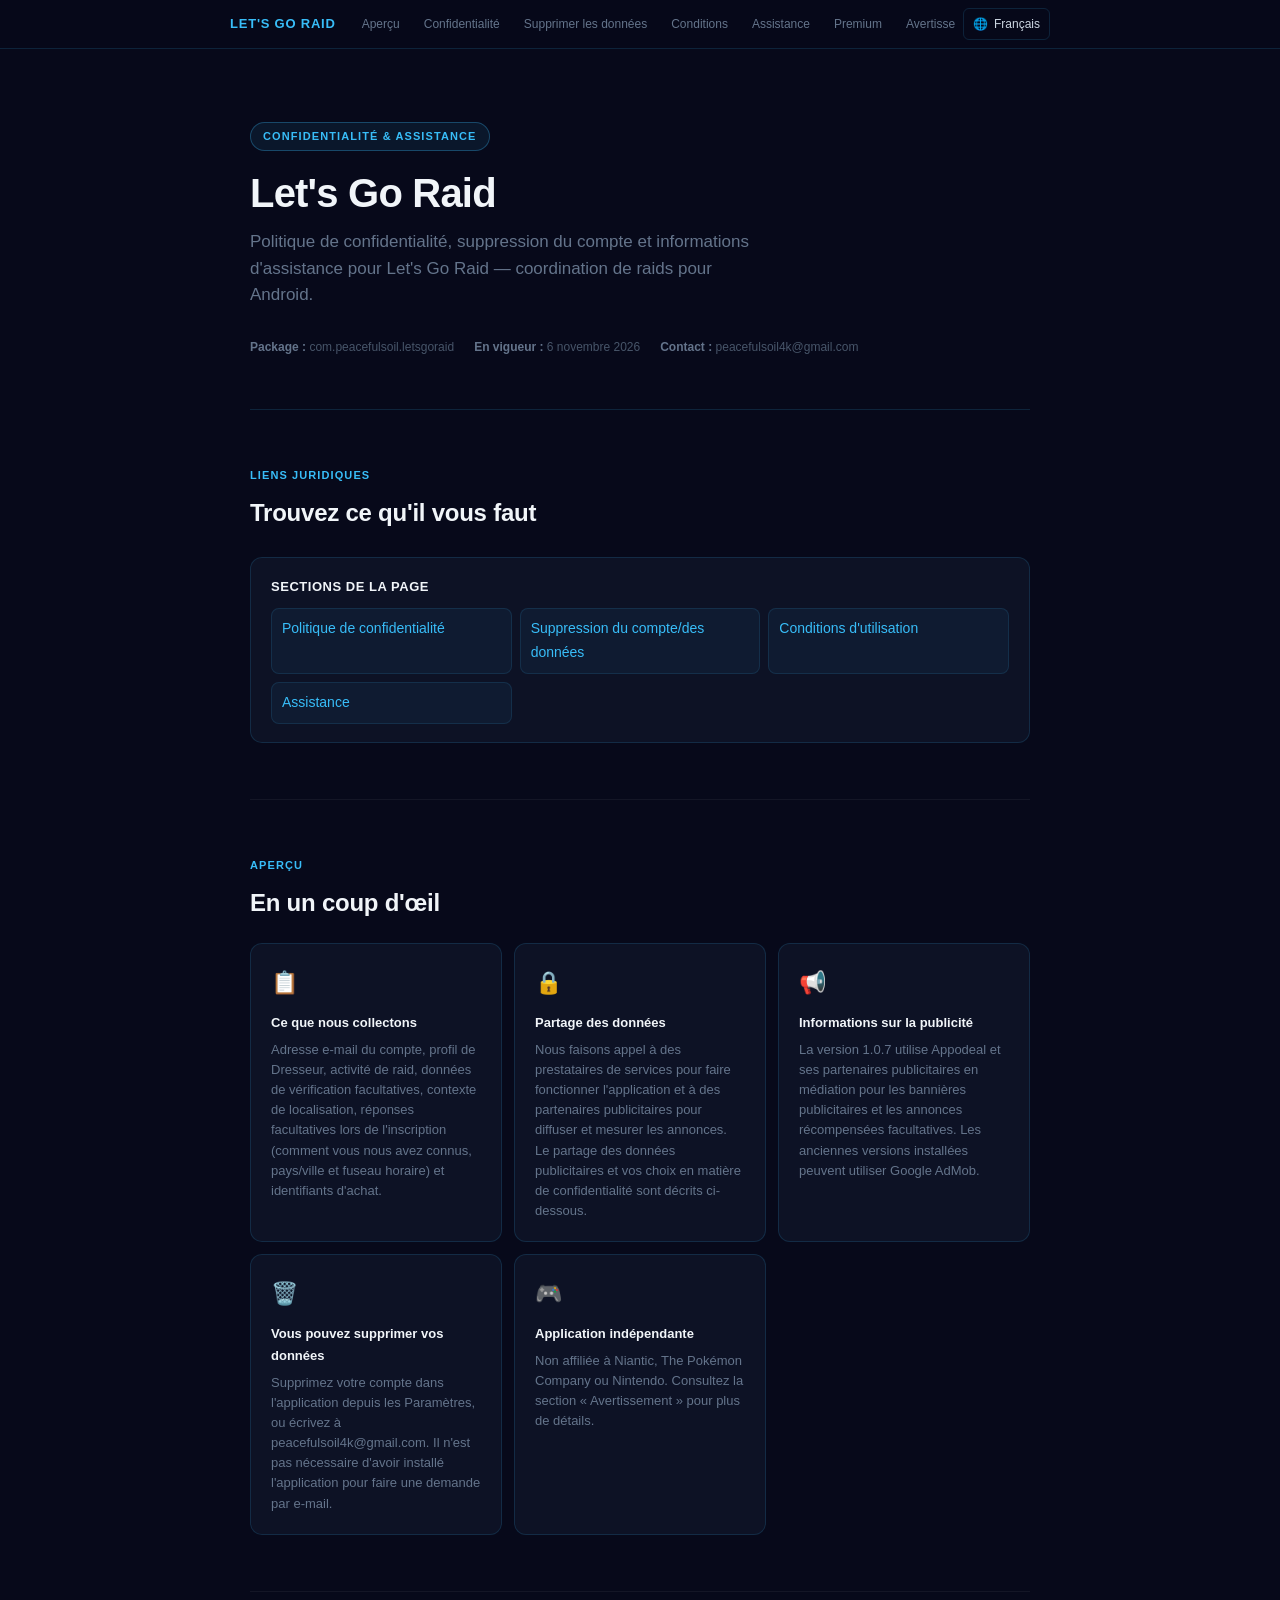
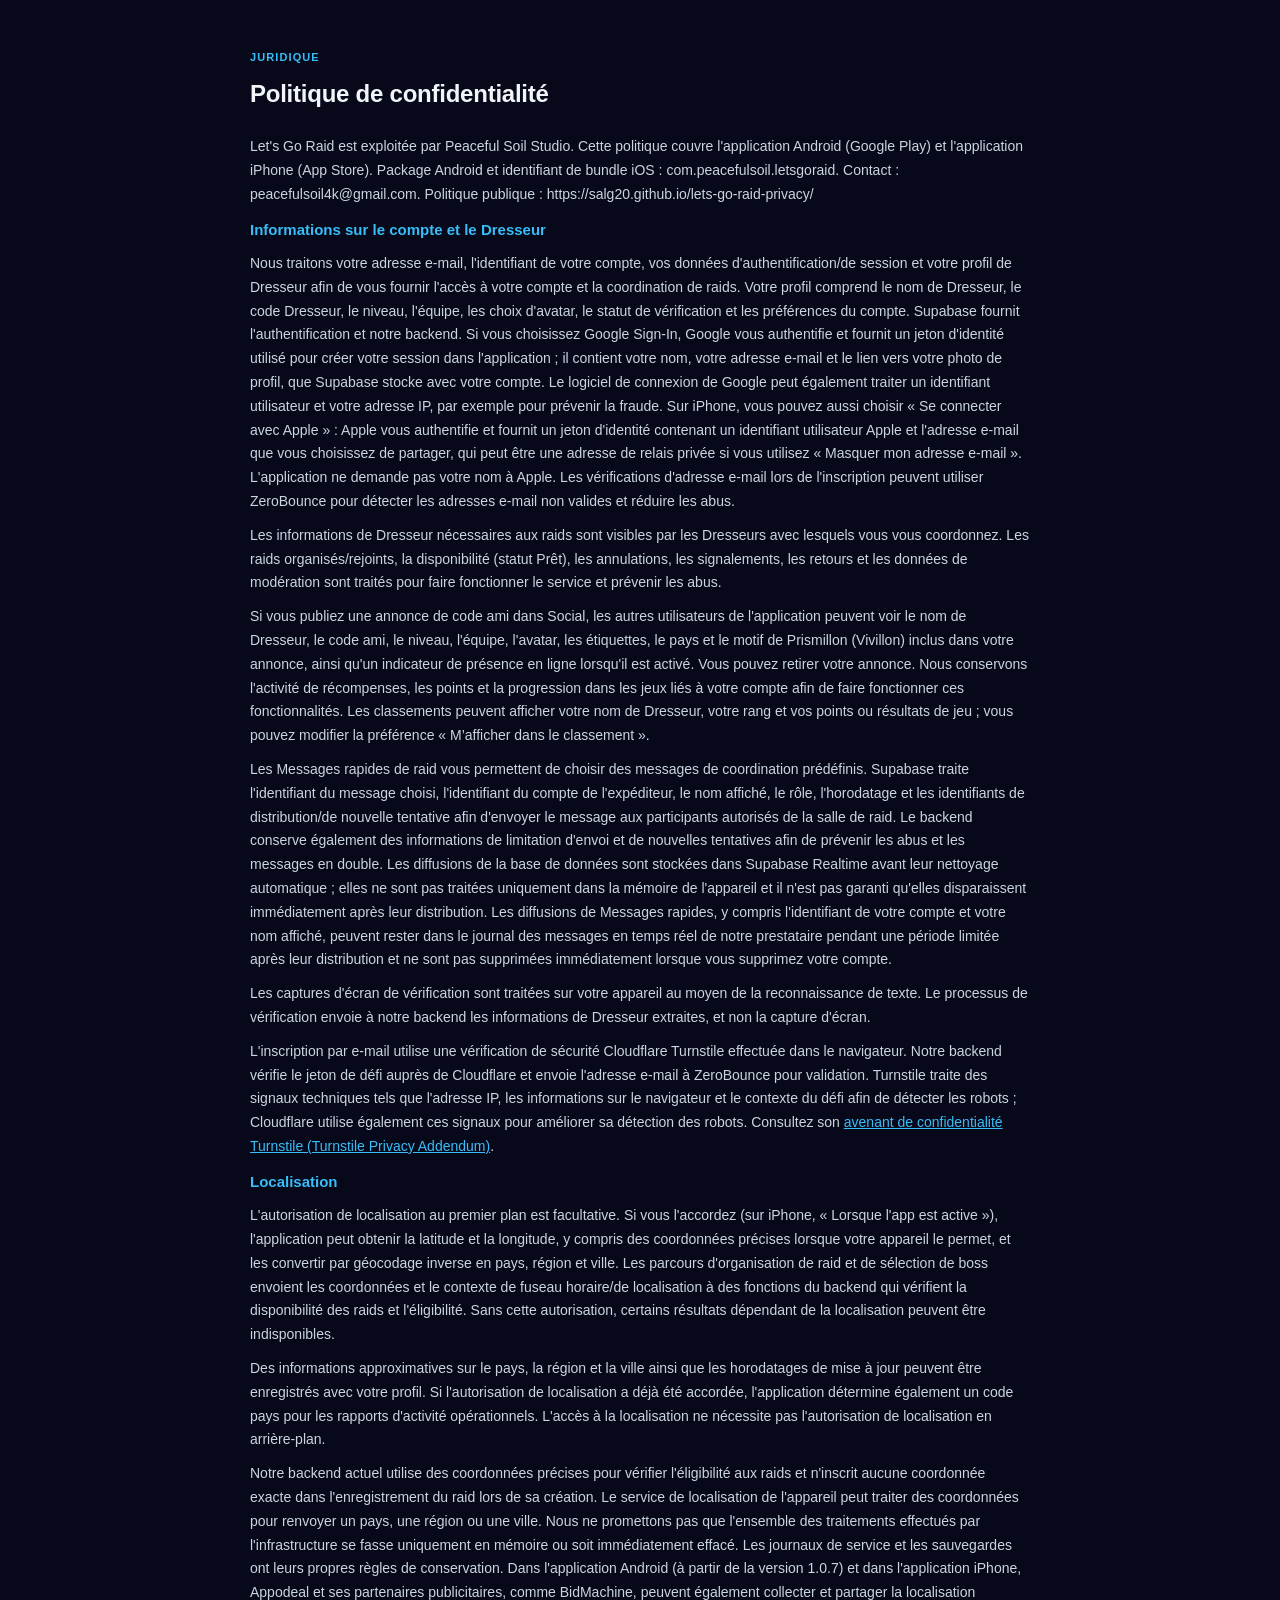
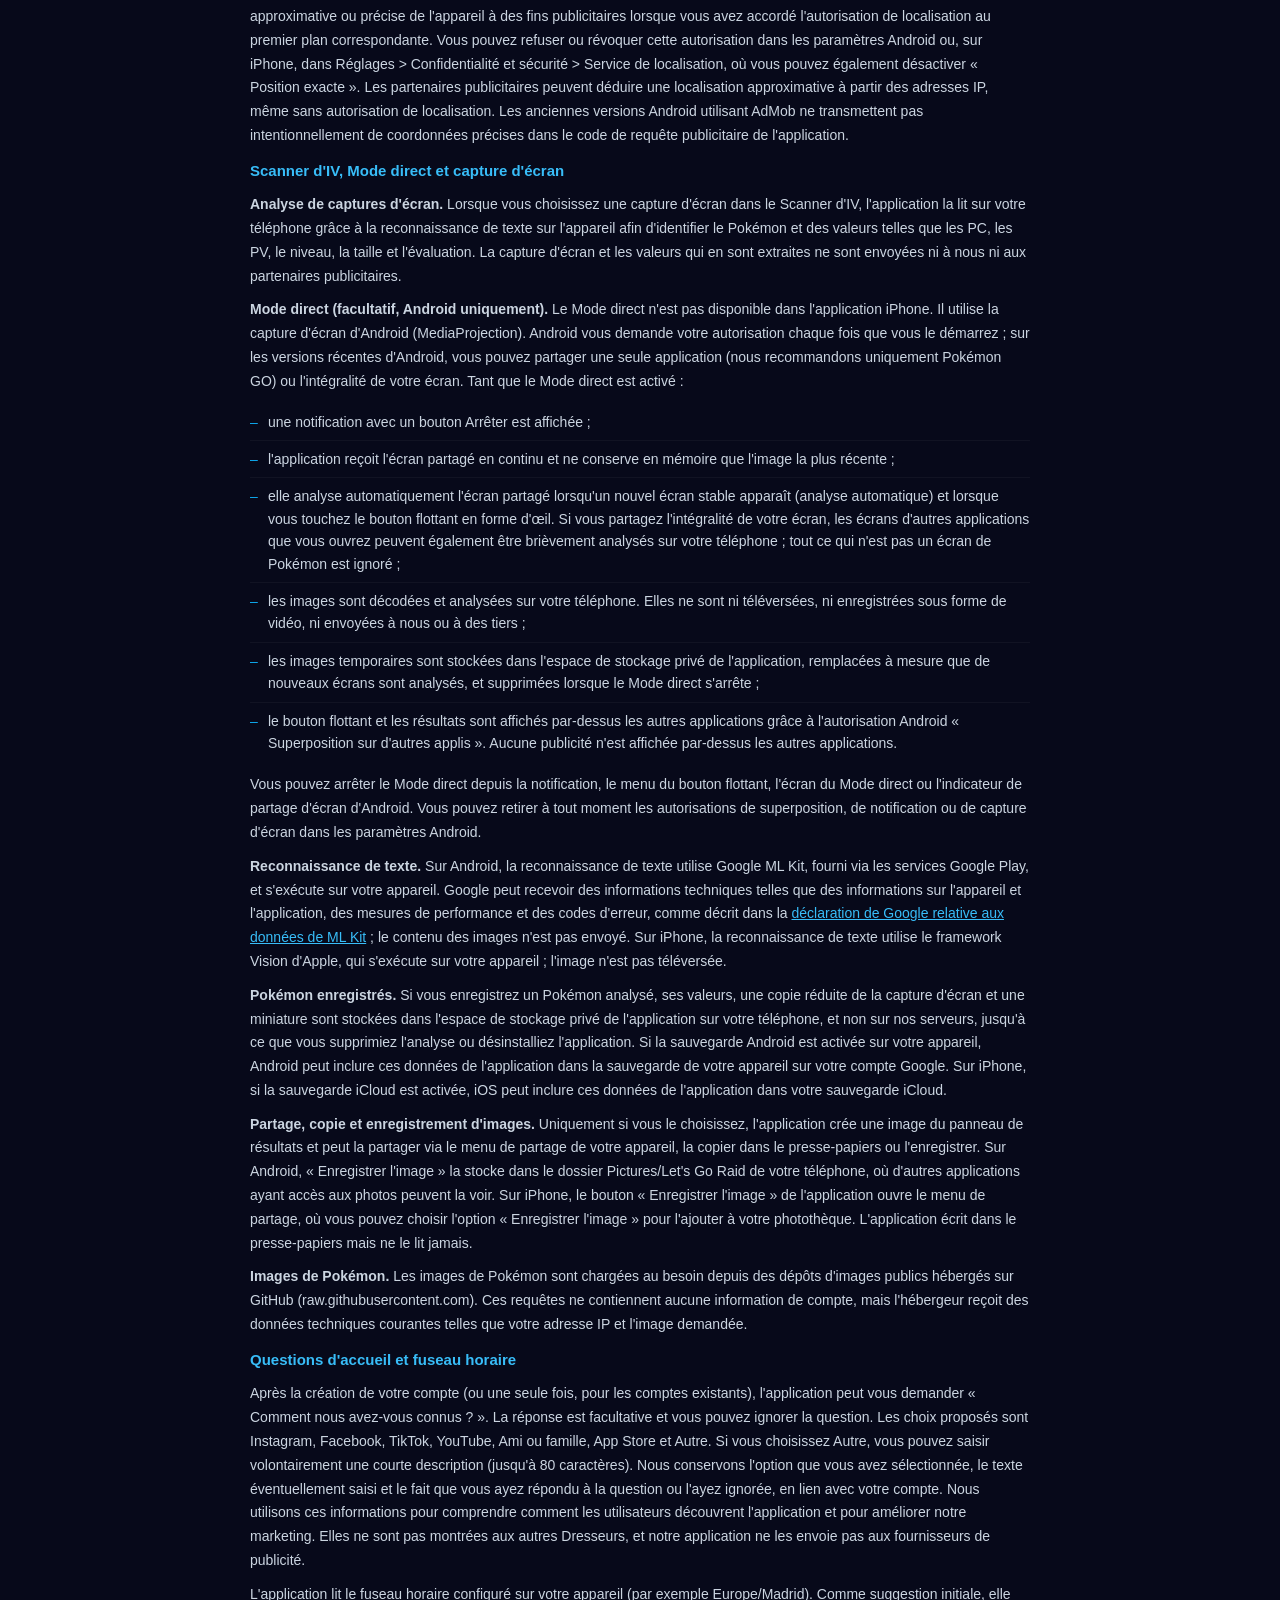
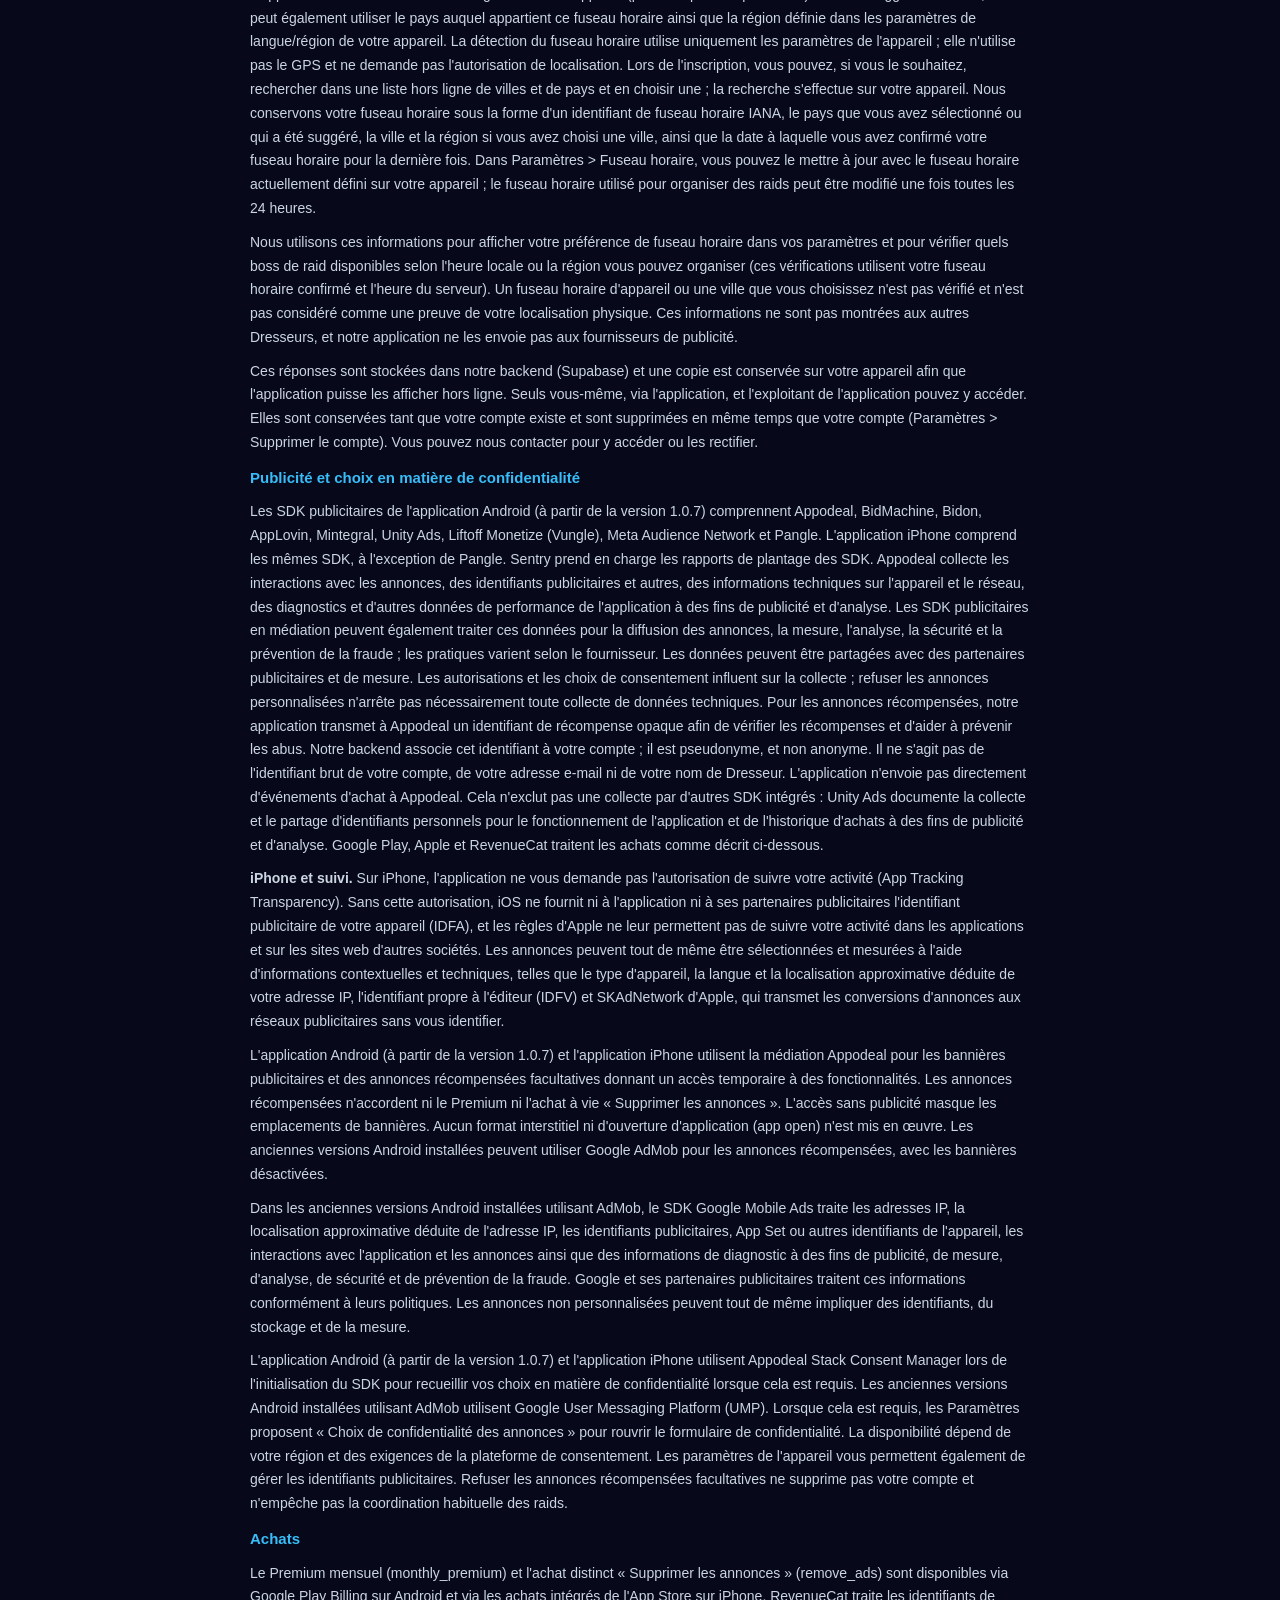
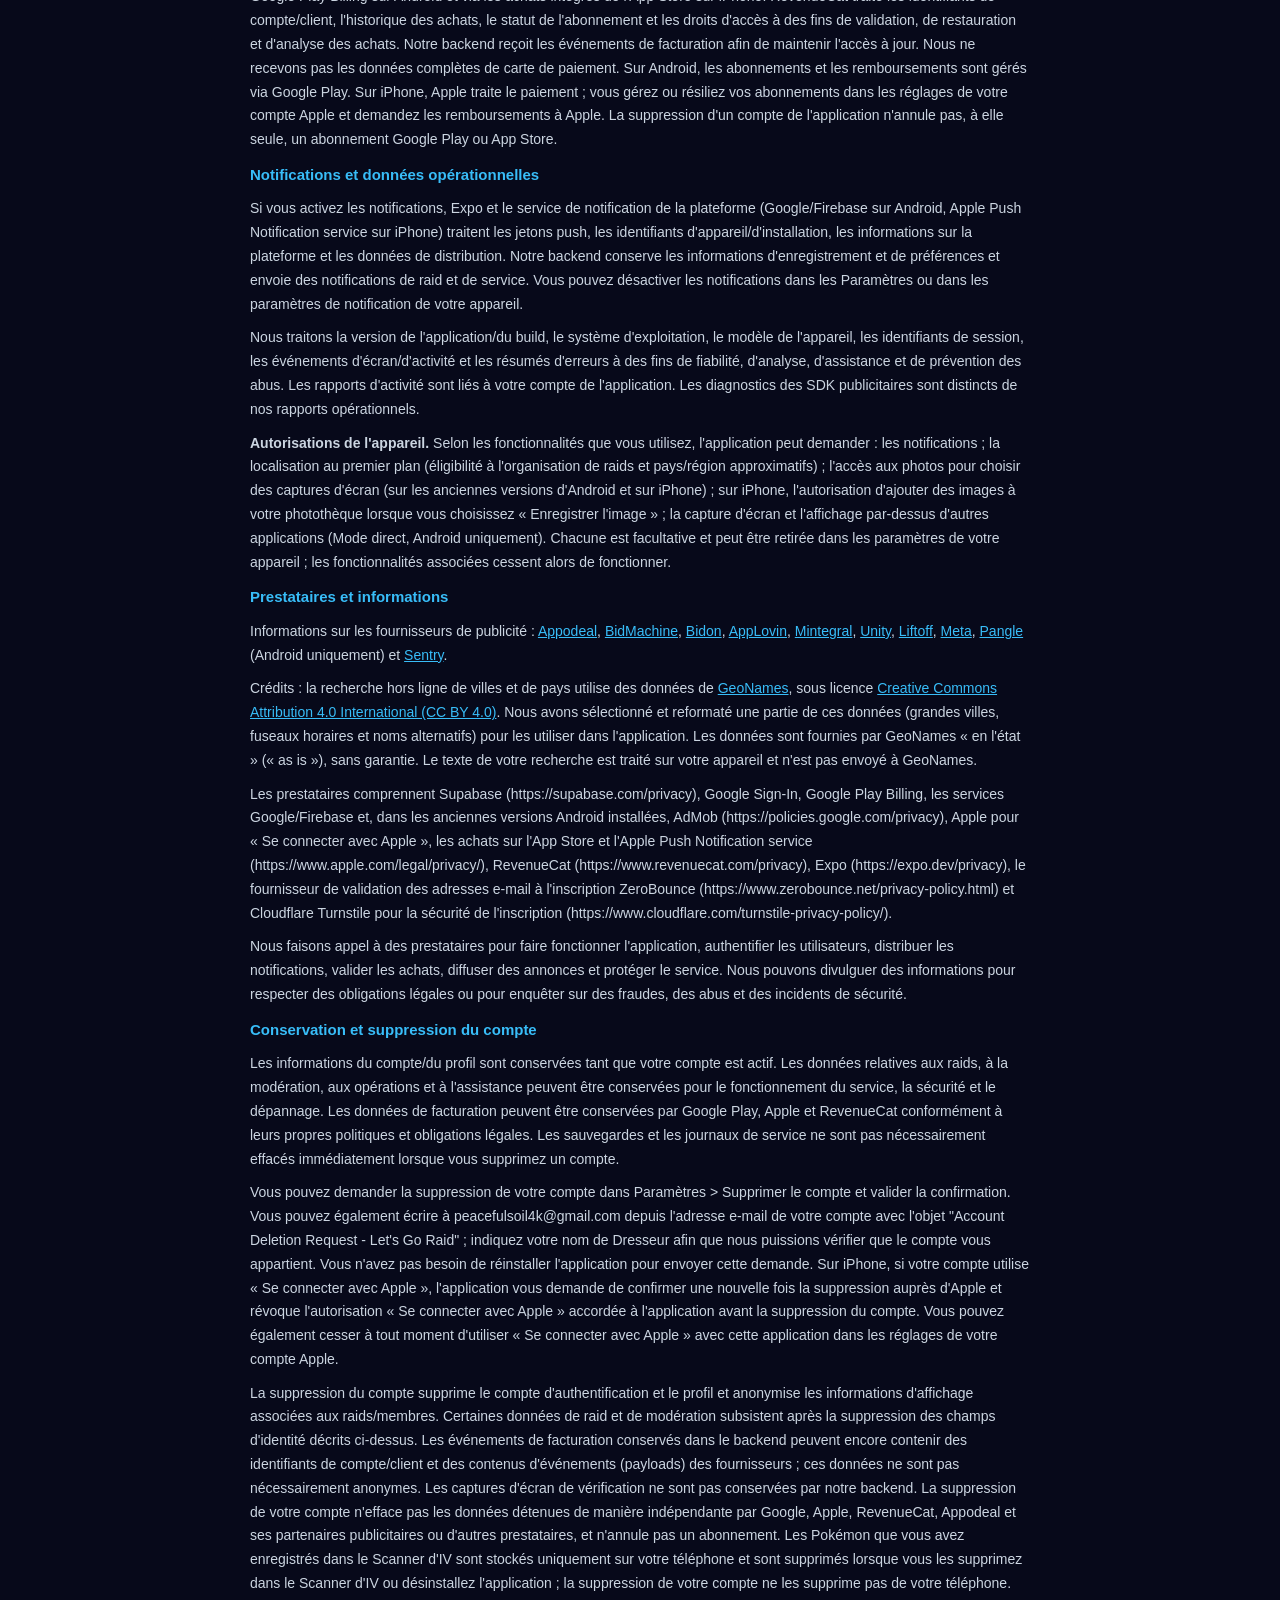
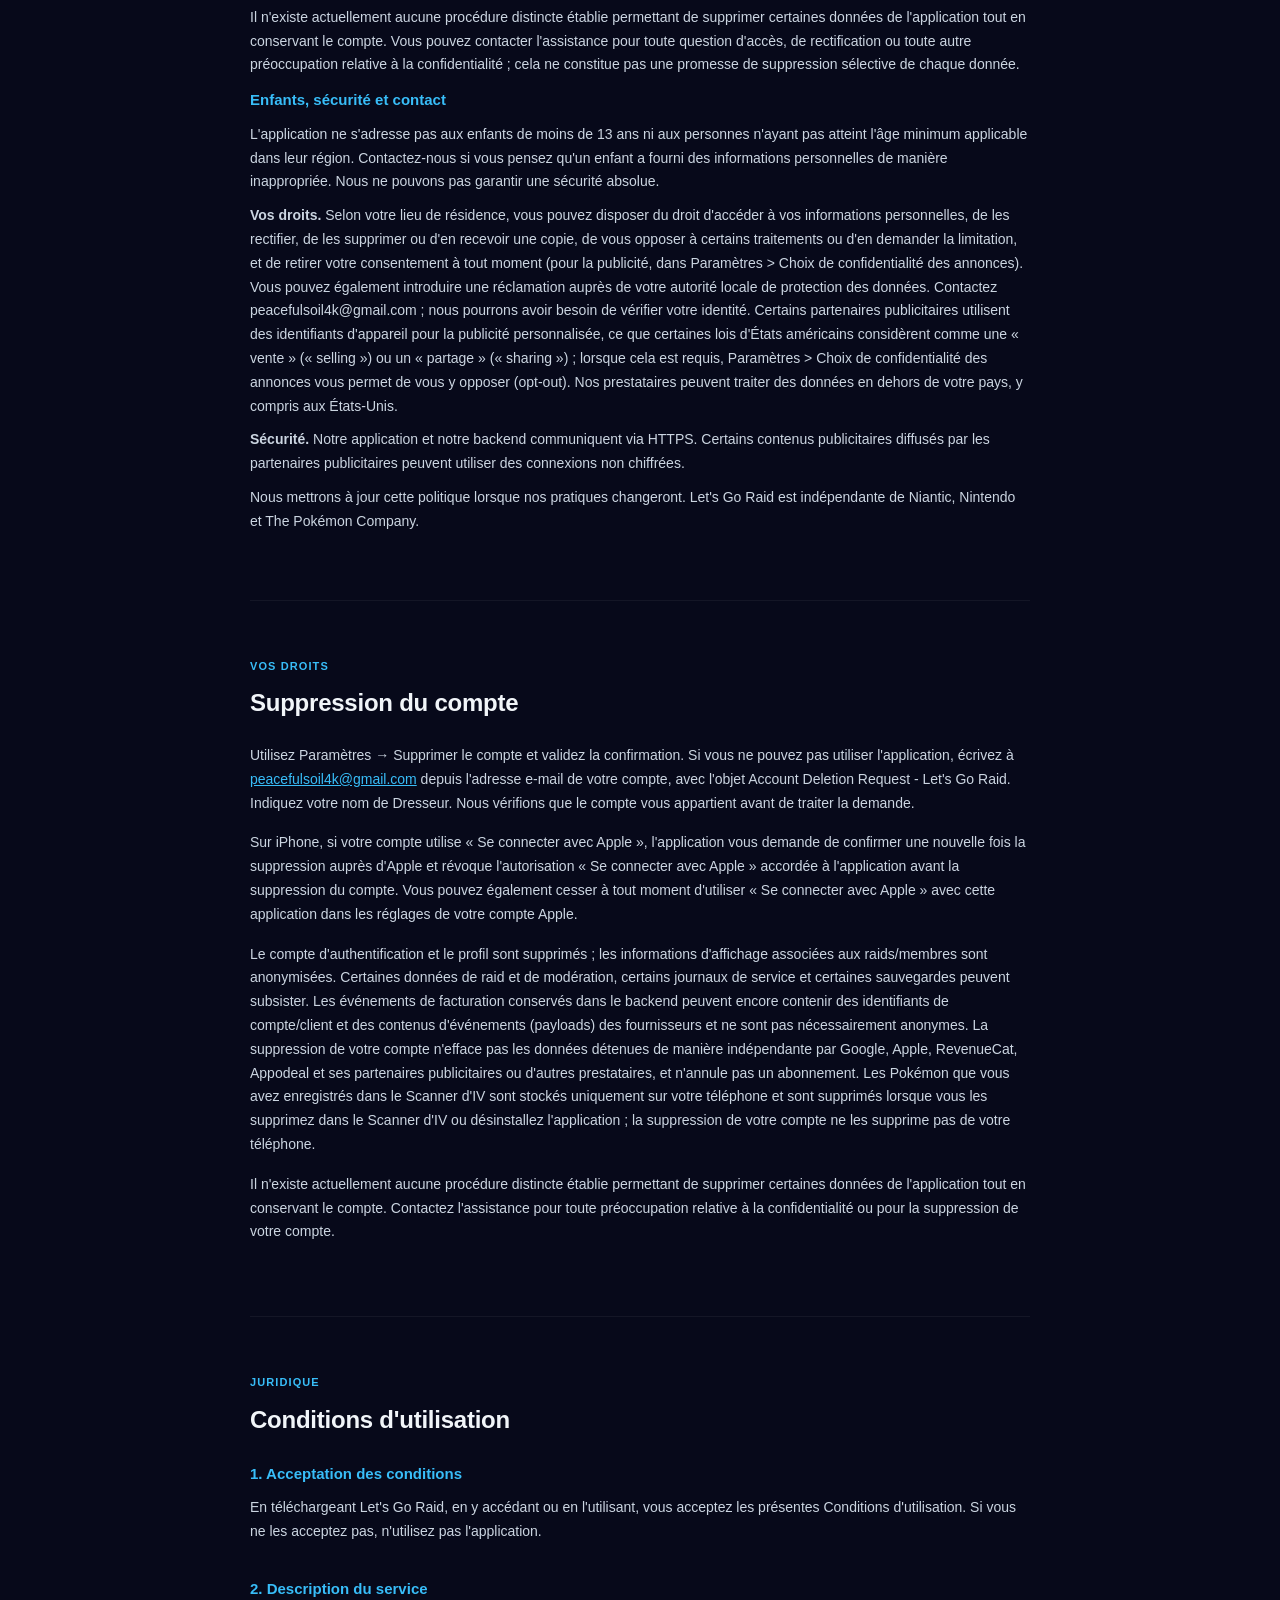
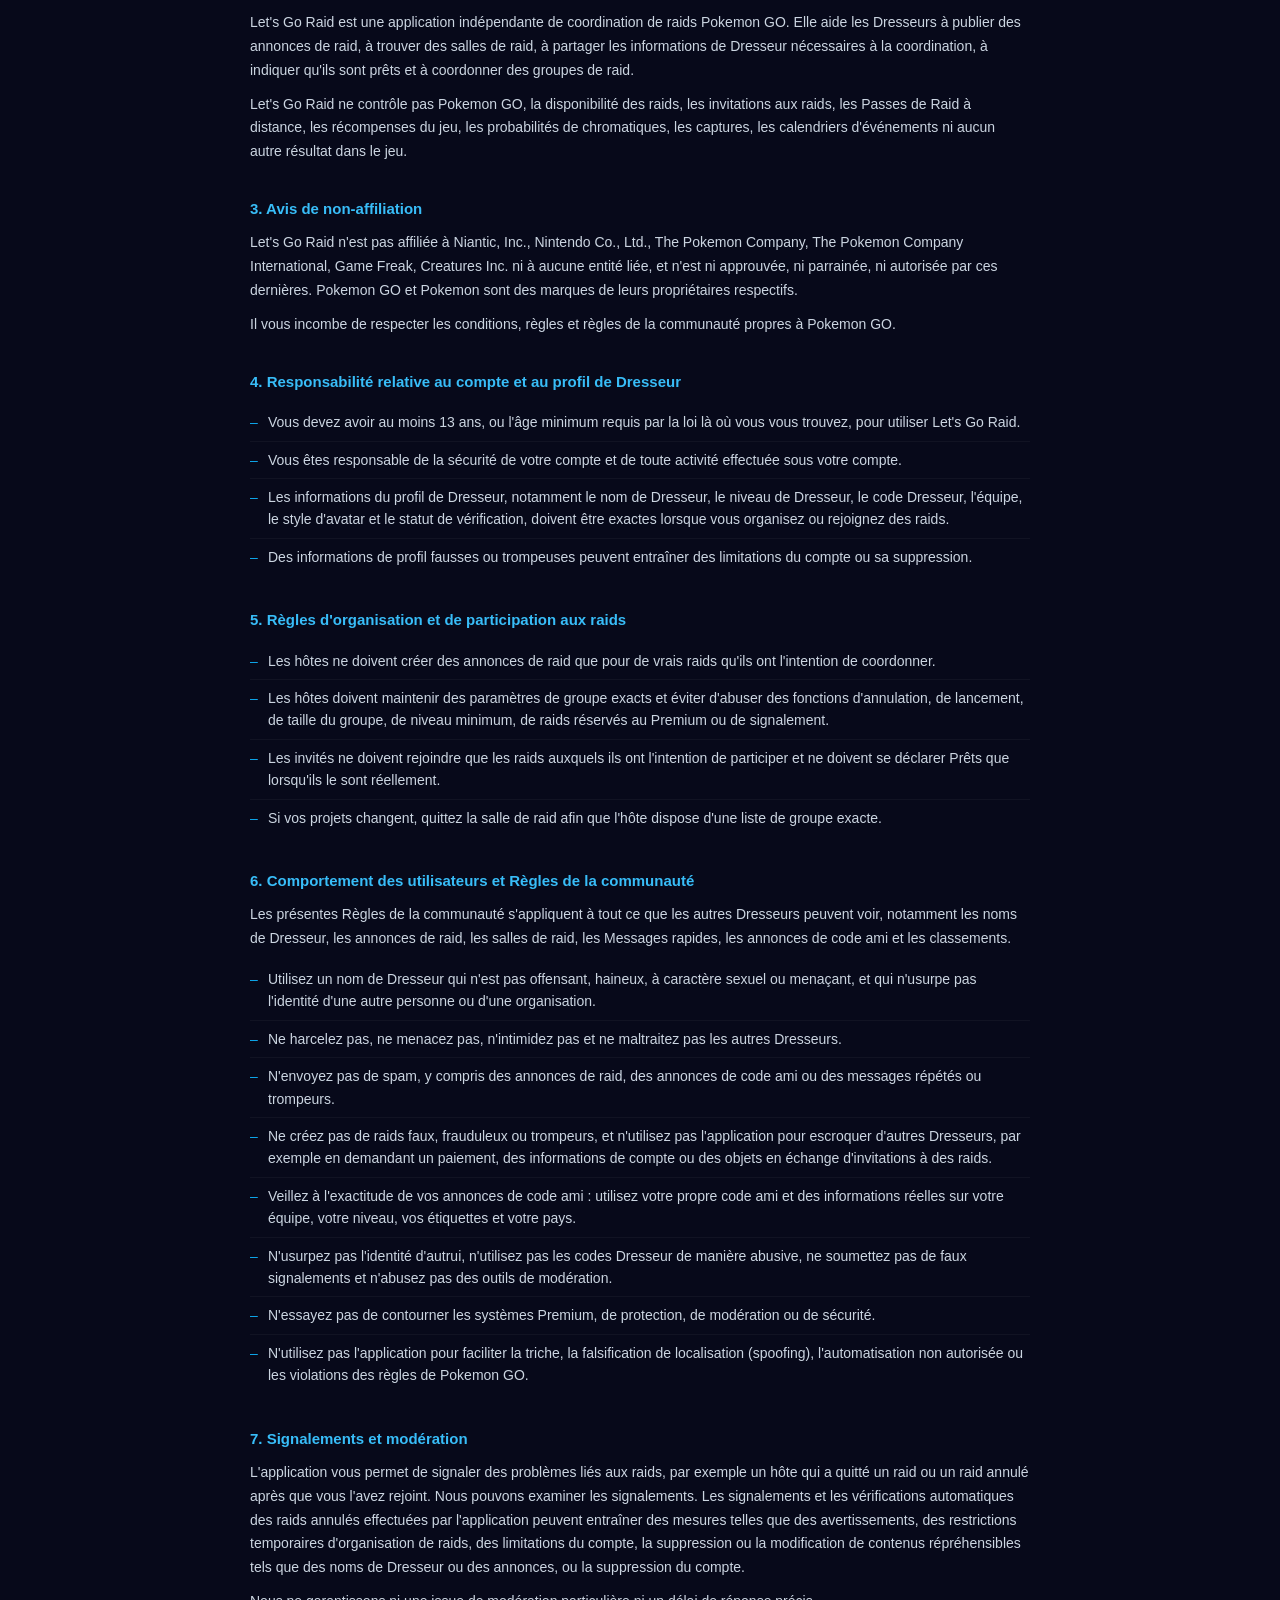
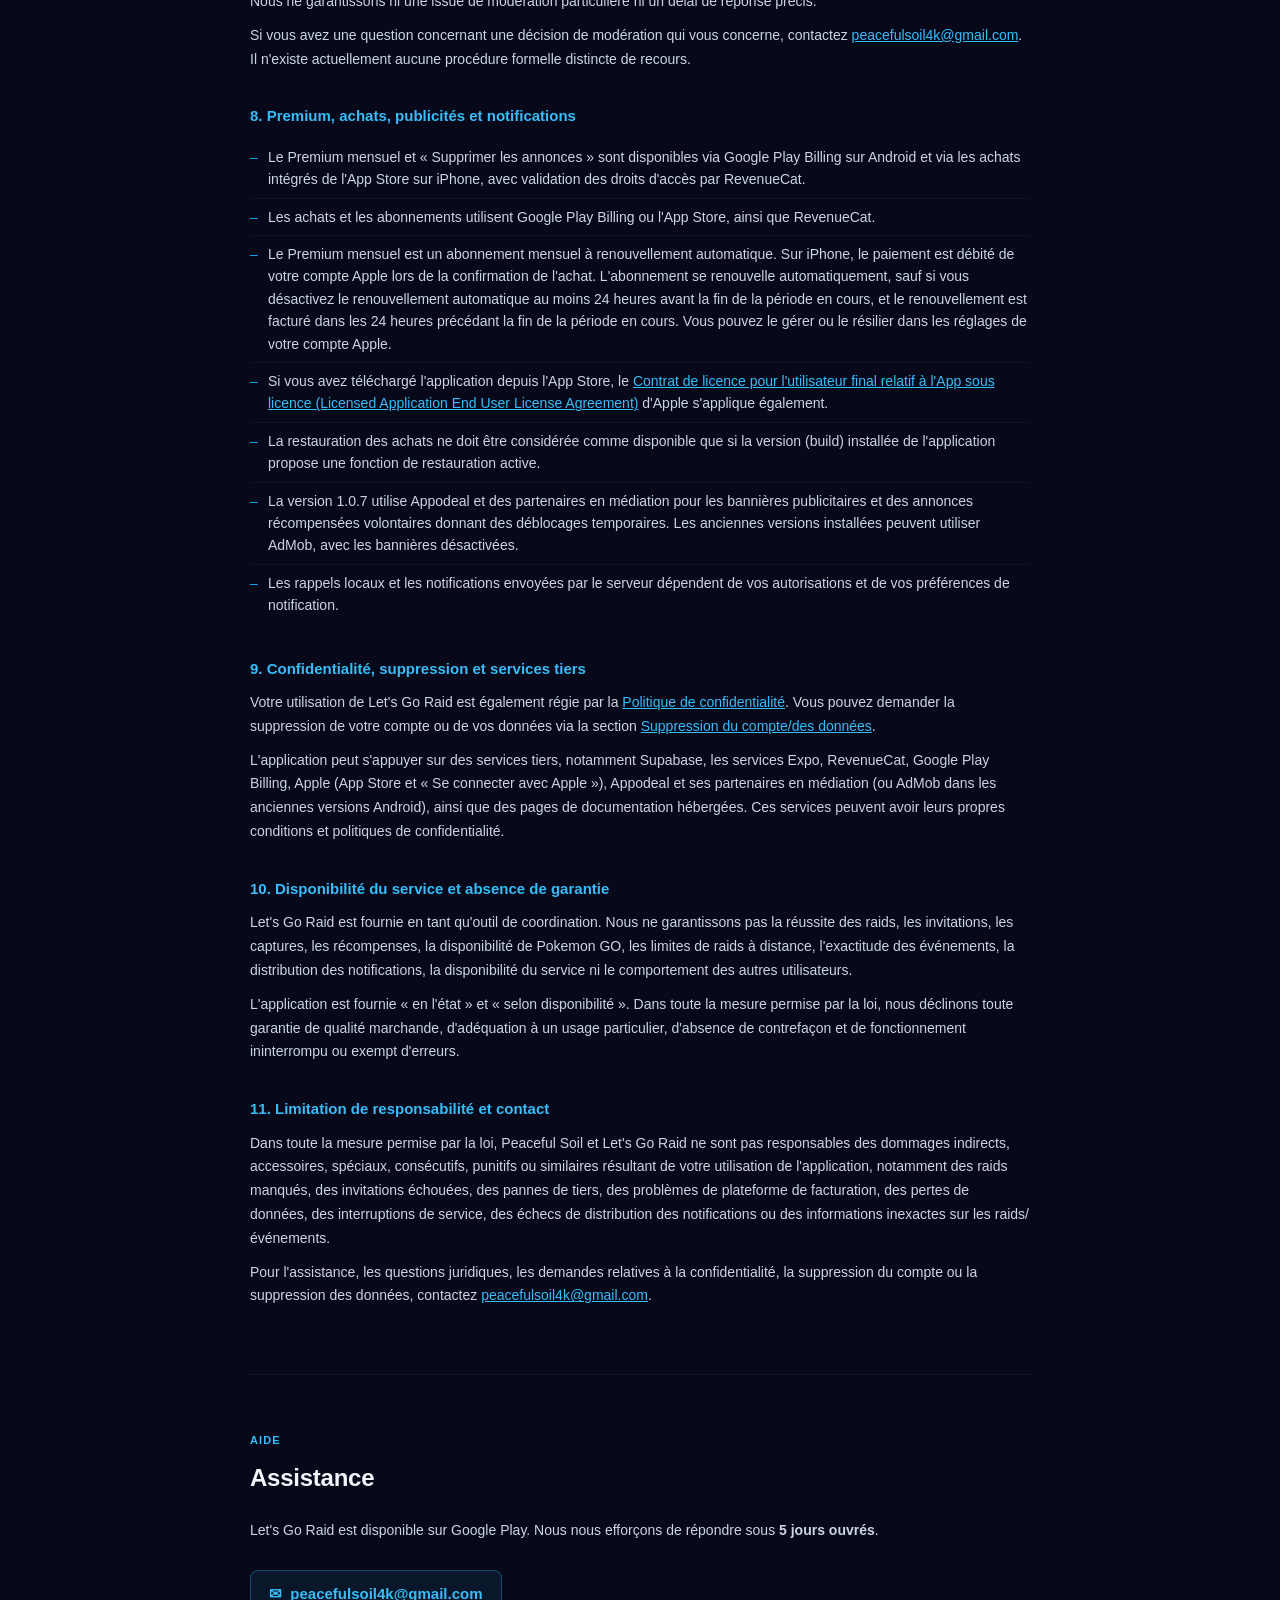
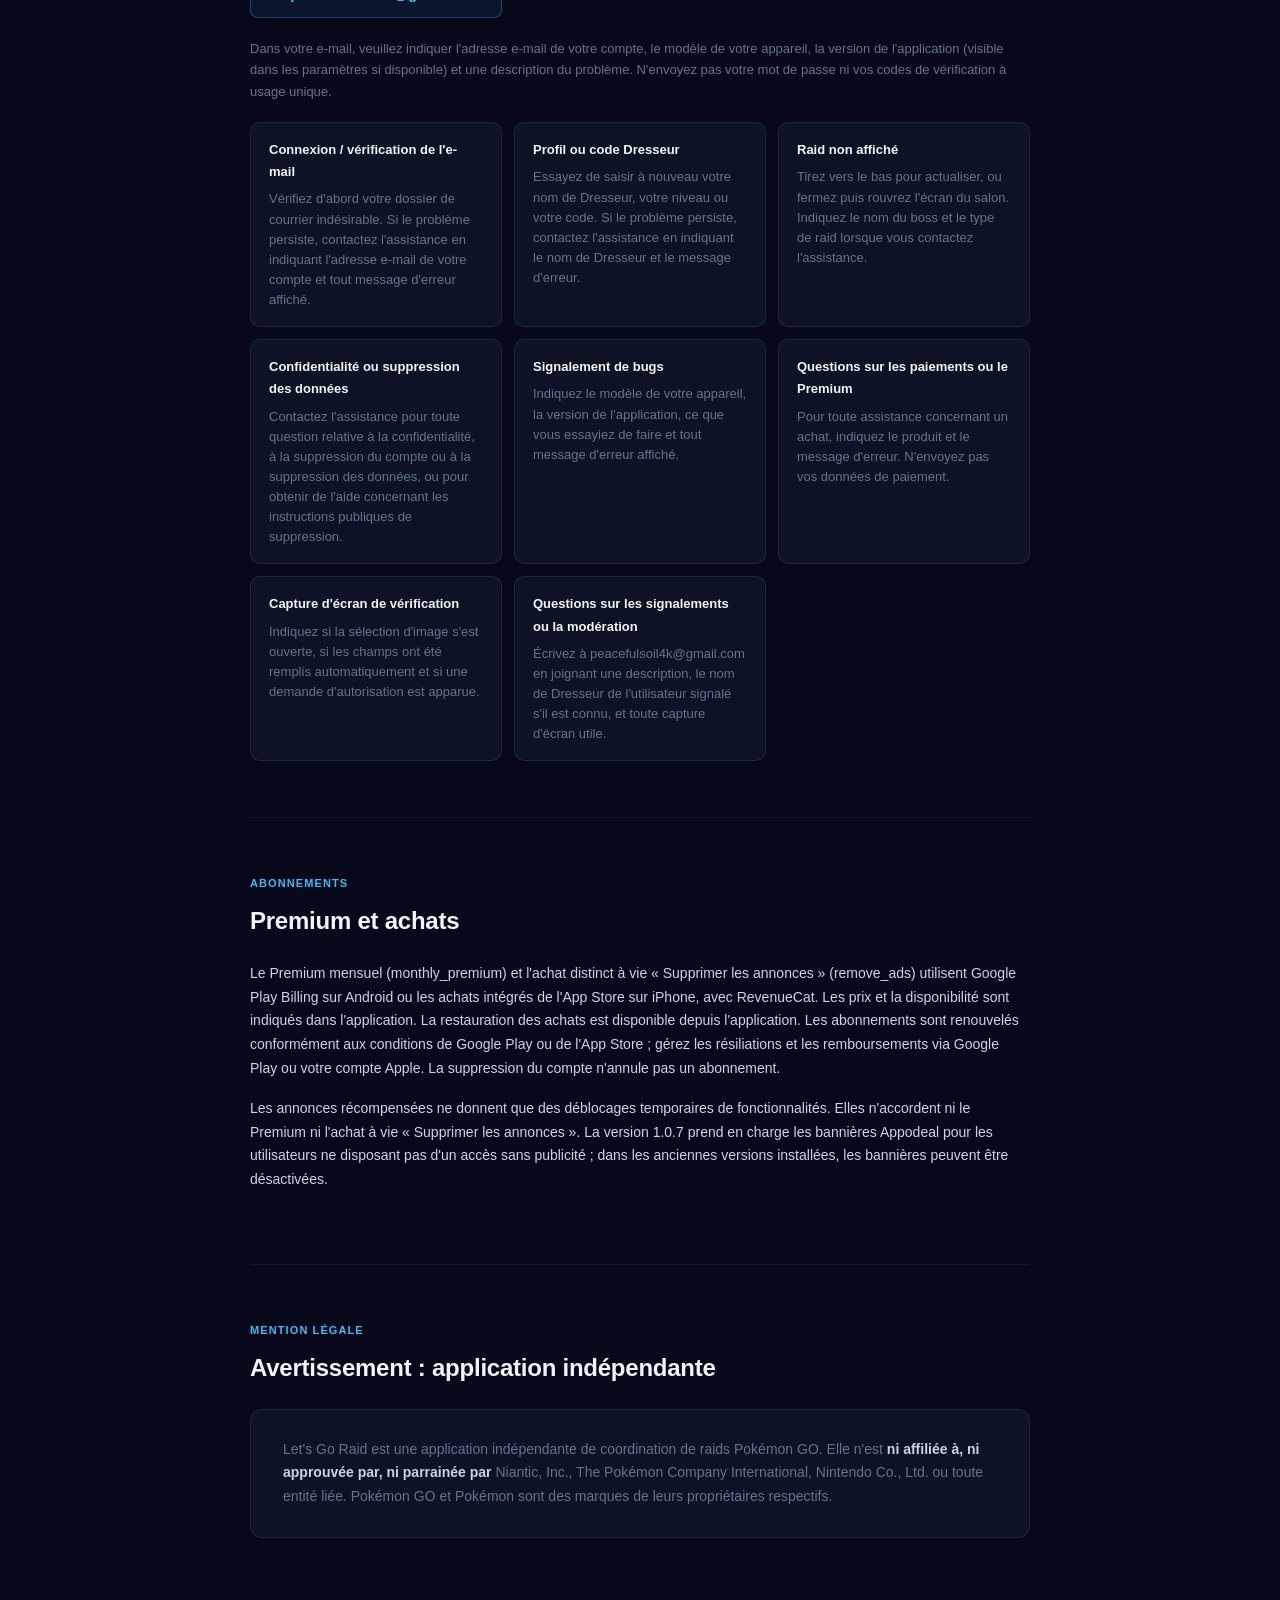
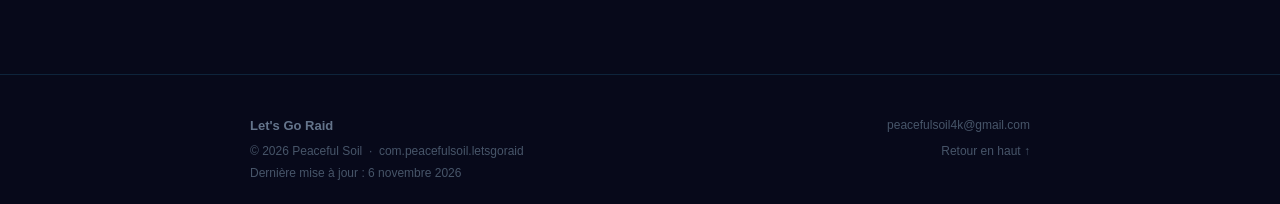
<file: fr/index.html>
<!DOCTYPE html>
<html lang="fr">
<head>
  <meta charset="UTF-8" />
  <meta name="viewport" content="width=device-width, initial-scale=1.0" />
  <title>Let's Go Raid – Confidentialité &amp; assistance</title>
  <link rel="canonical" href="https://salg20.github.io/lets-go-raid-privacy/fr/" />
  <link rel="alternate" hreflang="x-default" href="https://salg20.github.io/lets-go-raid-privacy/" />
  <link rel="alternate" hreflang="en" href="https://salg20.github.io/lets-go-raid-privacy/" />
  <link rel="alternate" hreflang="ja" href="https://salg20.github.io/lets-go-raid-privacy/ja/" />
  <link rel="alternate" hreflang="pt-BR" href="https://salg20.github.io/lets-go-raid-privacy/pt-BR/" />
  <link rel="alternate" hreflang="es" href="https://salg20.github.io/lets-go-raid-privacy/es/" />
  <link rel="alternate" hreflang="de" href="https://salg20.github.io/lets-go-raid-privacy/de/" />
  <link rel="alternate" hreflang="ko" href="https://salg20.github.io/lets-go-raid-privacy/ko/" />
  <link rel="alternate" hreflang="zh-Hant" href="https://salg20.github.io/lets-go-raid-privacy/zh-Hant/" />
  <link rel="alternate" hreflang="id" href="https://salg20.github.io/lets-go-raid-privacy/id/" />
  <link rel="alternate" hreflang="th" href="https://salg20.github.io/lets-go-raid-privacy/th/" />
  <link rel="alternate" hreflang="fr" href="https://salg20.github.io/lets-go-raid-privacy/fr/" />
  <link rel="alternate" hreflang="it" href="https://salg20.github.io/lets-go-raid-privacy/it/" />
  <link rel="alternate" hreflang="hi" href="https://salg20.github.io/lets-go-raid-privacy/hi/" />
  <style>
    *, *::before, *::after { box-sizing: border-box; margin: 0; padding: 0; }

    :root {
      --bg: #07091a;
      --surface: #0d1225;
      --surface2: #111830;
      --border: rgba(56, 189, 248, 0.15);
      --border-strong: rgba(56, 189, 248, 0.3);
      --accent: #38bdf8;
      --accent-dim: #0ea5e9;
      --accent-glow: rgba(56, 189, 248, 0.08);
      --text: #cbd5e1;
      --text-bright: #f1f5f9;
      --text-muted: #64748b;
      --text-dim: #475569;
      --green: #34d399;
      --green-bg: rgba(52, 211, 153, 0.07);
      --green-border: rgba(52, 211, 153, 0.28);
    }

    html { scroll-behavior: smooth; }

    body {
      font-family: -apple-system, BlinkMacSystemFont, "Segoe UI", Roboto, Helvetica, Arial, sans-serif;
      background: var(--bg);
      color: var(--text);
      line-height: 1.7;
    }

    /* NAV */
    nav {
      position: sticky;
      top: 0;
      z-index: 50;
      background: rgba(7, 9, 26, 0.94);
      backdrop-filter: blur(12px);
      border-bottom: 1px solid var(--border);
      padding: 0 20px;
    }
    .nav-bar {
      max-width: 820px;
      margin: 0 auto;
      display: flex;
      align-items: center;
      gap: 8px;
    }
    .nav-inner {
      flex: 1;
      min-width: 0;
      display: flex;
      align-items: center;
      gap: 4px;
      height: 48px;
      overflow-x: auto;
      scrollbar-width: none;
    }
    .nav-inner::-webkit-scrollbar { display: none; }
    .nav-brand {
      font-size: 13px;
      font-weight: 800;
      color: var(--accent);
      letter-spacing: 0.06em;
      text-transform: uppercase;
      white-space: nowrap;
      margin-right: 12px;
      text-decoration: none;
    }
    .nav-link {
      font-size: 12px;
      color: var(--text-muted);
      text-decoration: none;
      white-space: nowrap;
      padding: 6px 10px;
      border-radius: 6px;
      transition: color 0.2s, background 0.2s;
    }
    .nav-link:hover { color: var(--accent); background: var(--accent-glow); }

    /* LANGUAGE MENU (works without JavaScript: <details> + plain links) */
    .lang-menu { position: relative; flex: none; }
    .lang-menu summary {
      list-style: none;
      cursor: pointer;
      display: flex;
      align-items: center;
      gap: 6px;
      font-size: 12px;
      color: var(--text);
      white-space: nowrap;
      padding: 5px 9px;
      border: 1px solid var(--border);
      border-radius: 6px;
    }
    .lang-menu summary::-webkit-details-marker { display: none; }
    .lang-menu summary:hover { color: var(--accent); border-color: var(--border-strong); }
    .lang-menu summary:focus-visible, .lang-list a:focus-visible { outline: 2px solid var(--accent); outline-offset: 2px; }
    .lang-list {
      position: absolute;
      right: 0;
      top: calc(100% + 6px);
      z-index: 60;
      list-style: none;
      min-width: 190px;
      max-height: 70vh;
      overflow-y: auto;
      padding: 6px;
      background: var(--surface);
      border: 1px solid var(--border-strong);
      border-radius: 10px;
      box-shadow: 0 12px 32px rgba(0, 0, 0, 0.45);
    }
    .lang-list a {
      display: block;
      padding: 7px 10px;
      border-radius: 6px;
      font-size: 13px;
      color: var(--text);
      text-decoration: none;
    }
    .lang-list a:hover { background: var(--accent-glow); color: var(--accent); }
    .lang-list a[aria-current="true"] { color: var(--accent); font-weight: 700; }

    /* LAYOUT */
    .container {
      max-width: 820px;
      margin: 0 auto;
      padding: 0 20px 80px;
    }

    /* HERO */
    .hero {
      padding: 72px 0 52px;
      border-bottom: 1px solid var(--border);
    }
    .hero-badge {
      display: inline-flex;
      align-items: center;
      gap: 6px;
      font-size: 11px;
      font-weight: 700;
      letter-spacing: 0.1em;
      text-transform: uppercase;
      color: var(--accent);
      background: var(--accent-glow);
      border: 1px solid var(--border-strong);
      border-radius: 999px;
      padding: 4px 12px;
      margin-bottom: 20px;
    }
    .hero h1 {
      font-size: 40px;
      font-weight: 900;
      color: var(--text-bright);
      line-height: 1.12;
      margin-bottom: 14px;
      letter-spacing: -0.02em;
    }
    .hero-sub {
      font-size: 17px;
      color: var(--text-muted);
      margin-bottom: 28px;
      max-width: 520px;
      line-height: 1.55;
    }
    .hero-meta {
      display: flex;
      flex-wrap: wrap;
      gap: 20px;
    }
    .hero-meta-item {
      font-size: 12px;
      color: var(--text-dim);
    }
    .hero-meta-item strong { color: var(--text-muted); }

    /* SECTION */
    section {
      padding: 56px 0;
      border-bottom: 1px solid rgba(255,255,255,0.05);
    }
    section:last-of-type { border-bottom: none; }
    .section-label {
      font-size: 11px;
      font-weight: 700;
      letter-spacing: 0.1em;
      text-transform: uppercase;
      color: var(--accent);
      margin-bottom: 8px;
    }
    .section-title {
      font-size: 24px;
      font-weight: 800;
      color: var(--text-bright);
      margin-bottom: 20px;
      letter-spacing: -0.01em;
    }

    /* SUMMARY CARDS */
    .cards-grid {
      display: grid;
      grid-template-columns: repeat(auto-fill, minmax(230px, 1fr));
      gap: 12px;
      margin-top: 4px;
    }
    .card {
      background: var(--surface);
      border: 1px solid var(--border);
      border-radius: 12px;
      padding: 20px;
      transition: border-color 0.2s, background 0.2s;
    }
    .card:hover {
      border-color: var(--border-strong);
      background: var(--surface2);
    }
    .card-icon { font-size: 22px; margin-bottom: 10px; display: block; }
    .card-title {
      font-size: 13px;
      font-weight: 700;
      color: var(--text-bright);
      margin-bottom: 6px;
    }
    .card-body {
      font-size: 13px;
      color: var(--text-muted);
      line-height: 1.55;
    }

    /* TABLE OF CONTENTS */
    .toc-panel {
      background: var(--surface);
      border: 1px solid var(--border);
      border-radius: 12px;
      padding: 18px 20px;
      margin-top: 24px;
    }
    .toc-title {
      font-size: 13px;
      font-weight: 800;
      color: var(--text-bright);
      margin-bottom: 10px;
      letter-spacing: 0.04em;
      text-transform: uppercase;
    }
    .toc-links {
      display: grid;
      grid-template-columns: repeat(auto-fit, minmax(180px, 1fr));
      gap: 8px;
    }
    .toc-links a {
      color: var(--accent);
      text-decoration: none;
      font-size: 14px;
      padding: 8px 10px;
      border-radius: 8px;
      background: rgba(56, 189, 248, 0.06);
      border: 1px solid rgba(56, 189, 248, 0.12);
    }
    .toc-links a:hover { background: var(--accent-glow); }
    /* POLICY CONTENT */
    .policy-section { margin-bottom: 32px; }
    .policy-section:last-child { margin-bottom: 0; }
    .policy-h2 {
      font-size: 15px;
      font-weight: 700;
      color: var(--accent);
      margin-bottom: 10px;
    }
    .policy-p {
      font-size: 14px;
      color: var(--text);
      margin-bottom: 10px;
      line-height: 1.7;
    }
    .policy-ul {
      list-style: none;
      margin: 8px 0 12px;
      padding: 0;
    }
    .policy-ul li {
      font-size: 14px;
      color: var(--text);
      padding: 7px 0 7px 18px;
      border-bottom: 1px solid rgba(255,255,255,0.04);
      position: relative;
      line-height: 1.6;
    }
    .policy-ul li::before {
      content: "–";
      position: absolute;
      left: 0;
      color: var(--accent-dim);
    }
    .policy-ul li:last-child { border-bottom: none; }
    .policy-ul li strong { color: var(--text-bright); }
    .policy-ul a { color: var(--accent); }

    /* CALLOUT BOXES */
    .callout {
      border-radius: 10px;
      padding: 20px 24px;
      margin: 20px 0;
    }
    .callout-green {
      background: var(--green-bg);
      border: 1px solid var(--green-border);
    }
    .callout-blue {
      background: var(--accent-glow);
      border: 1px solid var(--border-strong);
    }
    .callout-title {
      font-size: 13px;
      font-weight: 700;
      margin-bottom: 10px;
    }
    .callout-green .callout-title { color: var(--green); }
    .callout-blue .callout-title { color: var(--accent); }
    .callout-body {
      font-size: 14px;
      color: var(--text);
      line-height: 1.65;
    }
    .callout-body a { color: var(--accent); }
    .callout-body strong { color: var(--text-bright); }

    /* DELETION STEPS */
    .deletion-steps {
      display: grid;
      grid-template-columns: repeat(auto-fill, minmax(210px, 1fr));
      gap: 12px;
      margin: 20px 0;
    }
    .deletion-step {
      background: var(--surface);
      border: 1px solid var(--border);
      border-radius: 10px;
      padding: 16px 18px;
    }
    .deletion-step-num {
      font-size: 11px;
      font-weight: 700;
      color: var(--accent);
      letter-spacing: 0.08em;
      text-transform: uppercase;
      margin-bottom: 6px;
    }
    .deletion-step-title {
      font-size: 13px;
      font-weight: 700;
      color: var(--text-bright);
      margin-bottom: 4px;
    }
    .deletion-step-body {
      font-size: 13px;
      color: var(--text-muted);
      line-height: 1.5;
    }
    .deletion-step-body a { color: var(--accent); }
    .deletion-step-body em { font-style: italic; }

    /* SUPPORT TOPICS */
    .support-topics {
      display: grid;
      grid-template-columns: repeat(auto-fill, minmax(250px, 1fr));
      gap: 12px;
      margin-top: 20px;
    }
    .support-topic {
      background: var(--surface);
      border: 1px solid var(--border);
      border-radius: 10px;
      padding: 16px 18px;
    }
    .support-topic-title {
      font-size: 13px;
      font-weight: 700;
      color: var(--text-bright);
      margin-bottom: 6px;
    }
    .support-topic-body {
      font-size: 13px;
      color: var(--text-muted);
      line-height: 1.55;
    }

    /* EMAIL BUTTON */
    a { color: var(--accent); text-decoration: underline; }
    .email-link {
      display: inline-flex;
      align-items: center;
      gap: 8px;
      font-size: 15px;
      font-weight: 600;
      color: var(--accent);
      text-decoration: none;
      background: var(--accent-glow);
      border: 1px solid var(--border-strong);
      border-radius: 8px;
      padding: 10px 18px;
      margin: 12px 0;
      transition: background 0.2s, border-color 0.2s;
    }
    .email-link:hover {
      background: rgba(56, 189, 248, 0.14);
      border-color: var(--accent);
    }

    /* DISCLAIMER */
    .disclaimer-box {
      background: var(--surface);
      border: 1px solid var(--border);
      border-radius: 12px;
      padding: 28px 32px;
    }
    .disclaimer-box p {
      font-size: 14px;
      color: var(--text-muted);
      line-height: 1.7;
    }
    .disclaimer-box strong { color: var(--text); }

    /* FOOTER */
    footer {
      padding: 40px 0 20px;
      border-top: 1px solid var(--border);
    }
    .footer-inner {
      display: flex;
      flex-wrap: wrap;
      justify-content: space-between;
      align-items: flex-start;
      gap: 16px;
    }
    .footer-brand {
      font-size: 13px;
      font-weight: 700;
      color: var(--text-muted);
    }
    .footer-copy {
      font-size: 12px;
      color: var(--text-dim);
      margin-top: 4px;
    }
    .footer-links {
      display: flex;
      flex-direction: column;
      align-items: flex-end;
      gap: 6px;
    }
    .footer-links a {
      font-size: 12px;
      color: var(--text-dim);
      text-decoration: none;
    }
    .footer-links a:hover { color: var(--accent); }

    /* BODY HELPERS */
    .body-text {
      font-size: 14px;
      color: var(--text);
      margin-bottom: 16px;
      line-height: 1.7;
    }
    .body-text-muted {
      font-size: 13px;
      color: var(--text-muted);
      margin-bottom: 16px;
      line-height: 1.65;
    }

    /* RESPONSIVE */
    @media (max-width: 600px) {
      .hero h1 { font-size: 28px; }
      .hero-sub { font-size: 15px; }
      .section-title { font-size: 20px; }
      .cards-grid { grid-template-columns: 1fr; }
      .deletion-steps { grid-template-columns: 1fr; }
      .support-topics { grid-template-columns: 1fr; }
      .disclaimer-box { padding: 20px; }
      .footer-links { align-items: flex-start; }
      nav { padding: 0 12px; }
      .container { padding: 0 16px 60px; }
      .callout { padding: 16px 18px; }
    }
  </style>
</head>
<body>

  <!-- STICKY NAV -->
  <nav>
    <div class="nav-bar">
    <div class="nav-inner">
      <a class="nav-brand" href="#top">Let's Go Raid</a>
      <a class="nav-link" href="#summary">Aperçu</a>
      <a class="nav-link" href="#privacy">Confidentialité</a>
      <a class="nav-link" href="#deletion">Supprimer les données</a>
      <a class="nav-link" href="#terms">Conditions</a>
      <a class="nav-link" href="#support">Assistance</a>
      <a class="nav-link" href="#premium">Premium</a>
      <a class="nav-link" href="#disclaimer">Avertissement</a>
    </div>
    <!-- LANGUAGE MENU: language names stay in their own language on every page. -->
    <details class="lang-menu">
      <summary aria-label="Langue : Français"><span aria-hidden="true">🌐</span><span>Français</span></summary>
      <ul class="lang-list">
        <li><a href="../" hreflang="en" lang="en" data-lang="en">English</a></li>
        <li><a href="../ja/" hreflang="ja" lang="ja" data-lang="ja">日本語</a></li>
        <li><a href="../pt-BR/" hreflang="pt-BR" lang="pt-BR" data-lang="pt-BR">Português (Brasil)</a></li>
        <li><a href="../es/" hreflang="es" lang="es" data-lang="es">Español</a></li>
        <li><a href="../de/" hreflang="de" lang="de" data-lang="de">Deutsch</a></li>
        <li><a href="../ko/" hreflang="ko" lang="ko" data-lang="ko">한국어</a></li>
        <li><a href="../zh-Hant/" hreflang="zh-Hant" lang="zh-Hant" data-lang="zh-Hant">繁體中文</a></li>
        <li><a href="../id/" hreflang="id" lang="id" data-lang="id">Bahasa Indonesia</a></li>
        <li><a href="../th/" hreflang="th" lang="th" data-lang="th">ไทย</a></li>
        <li><a href="../fr/" hreflang="fr" lang="fr" data-lang="fr" aria-current="true">Français</a></li>
        <li><a href="../it/" hreflang="it" lang="it" data-lang="it">Italiano</a></li>
        <li><a href="../hi/" hreflang="hi" lang="hi" data-lang="hi">हिन्दी</a></li>
      </ul>
    </details>
    </div>
  </nav>

  <div class="container" id="top">

    <!-- HERO -->
    <div class="hero">
      <div class="hero-badge">Confidentialité &amp; assistance</div>
      <h1>Let's Go Raid</h1>
      <p class="hero-sub">Politique de confidentialité, suppression du compte et informations d'assistance pour Let's Go Raid — coordination de raids pour Android.</p>
      <div class="hero-meta">
        <span class="hero-meta-item"><strong>Package :</strong> com.peacefulsoil.letsgoraid</span>
        <span class="hero-meta-item"><strong>En vigueur :</strong> 6 novembre 2026</span>
        <span class="hero-meta-item"><strong>Contact :</strong> peacefulsoil4k@gmail.com</span>
      </div>
    </div>

    <!-- TABLE OF CONTENTS -->
    <section id="toc">
      <div class="section-label">Liens juridiques</div>
      <div class="section-title">Trouvez ce qu'il vous faut</div>
      <div class="toc-panel">
        <div class="toc-title">Sections de la page</div>
        <div class="toc-links">
          <a href="#privacy">Politique de confidentialité</a>
          <a href="#deletion">Suppression du compte/des données</a>
          <a href="#terms">Conditions d'utilisation</a>
          <a href="#support">Assistance</a>
        </div>
      </div>
    </section>
    <!-- QUICK SUMMARY -->
    <section id="summary">
      <div class="section-label">Aperçu</div>
      <div class="section-title">En un coup d'œil</div>
      <div class="cards-grid">
        <div class="card">
          <span class="card-icon">📋</span>
          <div class="card-title">Ce que nous collectons</div>
          <div class="card-body">Adresse e-mail du compte, profil de Dresseur, activité de raid, données de vérification facultatives, contexte de localisation, réponses facultatives lors de l'inscription (comment vous nous avez connus, pays/ville et fuseau horaire) et identifiants d'achat.</div>
        </div>
        <div class="card">
          <span class="card-icon">🔒</span>
          <div class="card-title">Partage des données</div>
          <div class="card-body">Nous faisons appel à des prestataires de services pour faire fonctionner l'application et à des partenaires publicitaires pour diffuser et mesurer les annonces. Le partage des données publicitaires et vos choix en matière de confidentialité sont décrits ci-dessous.</div>
        </div>
        <div class="card">
          <span class="card-icon">📢</span>
          <div class="card-title">Informations sur la publicité</div>
          <div class="card-body">La version 1.0.7 utilise Appodeal et ses partenaires publicitaires en médiation pour les bannières publicitaires et les annonces récompensées facultatives. Les anciennes versions installées peuvent utiliser Google AdMob.</div>
        </div>
        <div class="card">
          <span class="card-icon">🗑️</span>
          <div class="card-title">Vous pouvez supprimer vos données</div>
          <div class="card-body">Supprimez votre compte dans l'application depuis les Paramètres, ou écrivez à peacefulsoil4k@gmail.com. Il n'est pas nécessaire d'avoir installé l'application pour faire une demande par e-mail.</div>
        </div>
        <div class="card">
          <span class="card-icon">🎮</span>
          <div class="card-title">Application indépendante</div>
          <div class="card-body">Non affiliée à Niantic, The Pokémon Company ou Nintendo. Consultez la section « Avertissement » pour plus de détails.</div>
        </div>
      </div>
    </section>

    <!-- PRIVACY POLICY -->
    <section id="privacy"><div class="section-label">Juridique</div><div class="section-title">Politique de confidentialité</div>
<p class="policy-p">Let's Go Raid est exploitée par Peaceful Soil Studio. Cette politique couvre l'application Android (Google Play) et l'application iPhone (App Store). Package Android et identifiant de bundle iOS : com.peacefulsoil.letsgoraid. Contact : peacefulsoil4k@gmail.com. Politique publique : https://salg20.github.io/lets-go-raid-privacy/</p>
<h3 class="policy-h2">Informations sur le compte et le Dresseur</h3>
<p class="policy-p">Nous traitons votre adresse e-mail, l'identifiant de votre compte, vos données d'authentification/de session et votre profil de Dresseur afin de vous fournir l'accès à votre compte et la coordination de raids. Votre profil comprend le nom de Dresseur, le code Dresseur, le niveau, l'équipe, les choix d'avatar, le statut de vérification et les préférences du compte. Supabase fournit l'authentification et notre backend. Si vous choisissez Google Sign-In, Google vous authentifie et fournit un jeton d'identité utilisé pour créer votre session dans l'application ; il contient votre nom, votre adresse e-mail et le lien vers votre photo de profil, que Supabase stocke avec votre compte. Le logiciel de connexion de Google peut également traiter un identifiant utilisateur et votre adresse IP, par exemple pour prévenir la fraude. Sur iPhone, vous pouvez aussi choisir « Se connecter avec Apple » : Apple vous authentifie et fournit un jeton d'identité contenant un identifiant utilisateur Apple et l'adresse e-mail que vous choisissez de partager, qui peut être une adresse de relais privée si vous utilisez « Masquer mon adresse e-mail ». L'application ne demande pas votre nom à Apple. Les vérifications d'adresse e-mail lors de l'inscription peuvent utiliser ZeroBounce pour détecter les adresses e-mail non valides et réduire les abus.</p>
<p class="policy-p">Les informations de Dresseur nécessaires aux raids sont visibles par les Dresseurs avec lesquels vous vous coordonnez. Les raids organisés/rejoints, la disponibilité (statut Prêt), les annulations, les signalements, les retours et les données de modération sont traités pour faire fonctionner le service et prévenir les abus.</p>
<p class="policy-p">Si vous publiez une annonce de code ami dans Social, les autres utilisateurs de l'application peuvent voir le nom de Dresseur, le code ami, le niveau, l'équipe, l'avatar, les étiquettes, le pays et le motif de Prismillon (Vivillon) inclus dans votre annonce, ainsi qu'un indicateur de présence en ligne lorsqu'il est activé. Vous pouvez retirer votre annonce. Nous conservons l'activité de récompenses, les points et la progression dans les jeux liés à votre compte afin de faire fonctionner ces fonctionnalités. Les classements peuvent afficher votre nom de Dresseur, votre rang et vos points ou résultats de jeu ; vous pouvez modifier la préférence « M’afficher dans le classement ».</p>
<p class="policy-p">Les Messages rapides de raid vous permettent de choisir des messages de coordination prédéfinis. Supabase traite l'identifiant du message choisi, l'identifiant du compte de l'expéditeur, le nom affiché, le rôle, l'horodatage et les identifiants de distribution/de nouvelle tentative afin d'envoyer le message aux participants autorisés de la salle de raid. Le backend conserve également des informations de limitation d'envoi et de nouvelles tentatives afin de prévenir les abus et les messages en double. Les diffusions de la base de données sont stockées dans Supabase Realtime avant leur nettoyage automatique ; elles ne sont pas traitées uniquement dans la mémoire de l'appareil et il n'est pas garanti qu'elles disparaissent immédiatement après leur distribution. Les diffusions de Messages rapides, y compris l'identifiant de votre compte et votre nom affiché, peuvent rester dans le journal des messages en temps réel de notre prestataire pendant une période limitée après leur distribution et ne sont pas supprimées immédiatement lorsque vous supprimez votre compte.</p>
<p class="policy-p">Les captures d'écran de vérification sont traitées sur votre appareil au moyen de la reconnaissance de texte. Le processus de vérification envoie à notre backend les informations de Dresseur extraites, et non la capture d'écran.</p>
<p class="policy-p">L'inscription par e-mail utilise une vérification de sécurité Cloudflare Turnstile effectuée dans le navigateur. Notre backend vérifie le jeton de défi auprès de Cloudflare et envoie l'adresse e-mail à ZeroBounce pour validation. Turnstile traite des signaux techniques tels que l'adresse IP, les informations sur le navigateur et le contexte du défi afin de détecter les robots ; Cloudflare utilise également ces signaux pour améliorer sa détection des robots. Consultez son <a href="https://www.cloudflare.com/turnstile-privacy-policy/">avenant de confidentialité Turnstile (Turnstile Privacy Addendum)</a>.</p>
<h3 class="policy-h2">Localisation</h3>
<p class="policy-p">L'autorisation de localisation au premier plan est facultative. Si vous l'accordez (sur iPhone, « Lorsque l'app est active »), l'application peut obtenir la latitude et la longitude, y compris des coordonnées précises lorsque votre appareil le permet, et les convertir par géocodage inverse en pays, région et ville. Les parcours d'organisation de raid et de sélection de boss envoient les coordonnées et le contexte de fuseau horaire/de localisation à des fonctions du backend qui vérifient la disponibilité des raids et l'éligibilité. Sans cette autorisation, certains résultats dépendant de la localisation peuvent être indisponibles.</p>
<p class="policy-p">Des informations approximatives sur le pays, la région et la ville ainsi que les horodatages de mise à jour peuvent être enregistrés avec votre profil. Si l'autorisation de localisation a déjà été accordée, l'application détermine également un code pays pour les rapports d'activité opérationnels. L'accès à la localisation ne nécessite pas l'autorisation de localisation en arrière-plan.</p>
<p class="policy-p">Notre backend actuel utilise des coordonnées précises pour vérifier l'éligibilité aux raids et n'inscrit aucune coordonnée exacte dans l'enregistrement du raid lors de sa création. Le service de localisation de l'appareil peut traiter des coordonnées pour renvoyer un pays, une région ou une ville. Nous ne promettons pas que l'ensemble des traitements effectués par l'infrastructure se fasse uniquement en mémoire ou soit immédiatement effacé. Les journaux de service et les sauvegardes ont leurs propres règles de conservation. Dans l'application Android (à partir de la version 1.0.7) et dans l'application iPhone, Appodeal et ses partenaires publicitaires, comme BidMachine, peuvent également collecter et partager la localisation approximative ou précise de l'appareil à des fins publicitaires lorsque vous avez accordé l'autorisation de localisation au premier plan correspondante. Vous pouvez refuser ou révoquer cette autorisation dans les paramètres Android ou, sur iPhone, dans Réglages &gt; Confidentialité et sécurité &gt; Service de localisation, où vous pouvez également désactiver « Position exacte ». Les partenaires publicitaires peuvent déduire une localisation approximative à partir des adresses IP, même sans autorisation de localisation. Les anciennes versions Android utilisant AdMob ne transmettent pas intentionnellement de coordonnées précises dans le code de requête publicitaire de l'application.</p>
<h3 class="policy-h2">Scanner d'IV, Mode direct et capture d'écran</h3>
<p class="policy-p"><strong>Analyse de captures d'écran.</strong> Lorsque vous choisissez une capture d'écran dans le Scanner d'IV, l'application la lit sur votre téléphone grâce à la reconnaissance de texte sur l'appareil afin d'identifier le Pokémon et des valeurs telles que les PC, les PV, le niveau, la taille et l'évaluation. La capture d'écran et les valeurs qui en sont extraites ne sont envoyées ni à nous ni aux partenaires publicitaires.</p>
<p class="policy-p"><strong>Mode direct (facultatif, Android uniquement).</strong> Le Mode direct n'est pas disponible dans l'application iPhone. Il utilise la capture d'écran d'Android (MediaProjection). Android vous demande votre autorisation chaque fois que vous le démarrez ; sur les versions récentes d'Android, vous pouvez partager une seule application (nous recommandons uniquement Pokémon GO) ou l'intégralité de votre écran. Tant que le Mode direct est activé :</p>
<ul class="policy-ul">
<li>une notification avec un bouton Arrêter est affichée ;</li>
<li>l'application reçoit l'écran partagé en continu et ne conserve en mémoire que l'image la plus récente ;</li>
<li>elle analyse automatiquement l'écran partagé lorsqu'un nouvel écran stable apparaît (analyse automatique) et lorsque vous touchez le bouton flottant en forme d'œil. Si vous partagez l'intégralité de votre écran, les écrans d'autres applications que vous ouvrez peuvent également être brièvement analysés sur votre téléphone ; tout ce qui n'est pas un écran de Pokémon est ignoré ;</li>
<li>les images sont décodées et analysées sur votre téléphone. Elles ne sont ni téléversées, ni enregistrées sous forme de vidéo, ni envoyées à nous ou à des tiers ;</li>
<li>les images temporaires sont stockées dans l'espace de stockage privé de l'application, remplacées à mesure que de nouveaux écrans sont analysés, et supprimées lorsque le Mode direct s'arrête ;</li>
<li>le bouton flottant et les résultats sont affichés par-dessus les autres applications grâce à l'autorisation Android « Superposition sur d'autres applis ». Aucune publicité n'est affichée par-dessus les autres applications.</li>
</ul>
<p class="policy-p">Vous pouvez arrêter le Mode direct depuis la notification, le menu du bouton flottant, l'écran du Mode direct ou l'indicateur de partage d'écran d'Android. Vous pouvez retirer à tout moment les autorisations de superposition, de notification ou de capture d'écran dans les paramètres Android.</p>
<p class="policy-p"><strong>Reconnaissance de texte.</strong> Sur Android, la reconnaissance de texte utilise Google ML Kit, fourni via les services Google Play, et s'exécute sur votre appareil. Google peut recevoir des informations techniques telles que des informations sur l'appareil et l'application, des mesures de performance et des codes d'erreur, comme décrit dans la <a href="https://developers.google.com/ml-kit/android-data-disclosure">déclaration de Google relative aux données de ML Kit</a> ; le contenu des images n'est pas envoyé. Sur iPhone, la reconnaissance de texte utilise le framework Vision d'Apple, qui s'exécute sur votre appareil ; l'image n'est pas téléversée.</p>
<p class="policy-p"><strong>Pokémon enregistrés.</strong> Si vous enregistrez un Pokémon analysé, ses valeurs, une copie réduite de la capture d'écran et une miniature sont stockées dans l'espace de stockage privé de l'application sur votre téléphone, et non sur nos serveurs, jusqu'à ce que vous supprimiez l'analyse ou désinstalliez l'application. Si la sauvegarde Android est activée sur votre appareil, Android peut inclure ces données de l'application dans la sauvegarde de votre appareil sur votre compte Google. Sur iPhone, si la sauvegarde iCloud est activée, iOS peut inclure ces données de l'application dans votre sauvegarde iCloud.</p>
<p class="policy-p"><strong>Partage, copie et enregistrement d'images.</strong> Uniquement si vous le choisissez, l'application crée une image du panneau de résultats et peut la partager via le menu de partage de votre appareil, la copier dans le presse-papiers ou l'enregistrer. Sur Android, « Enregistrer l'image » la stocke dans le dossier Pictures/Let's Go Raid de votre téléphone, où d'autres applications ayant accès aux photos peuvent la voir. Sur iPhone, le bouton « Enregistrer l'image » de l'application ouvre le menu de partage, où vous pouvez choisir l'option « Enregistrer l'image » pour l'ajouter à votre photothèque. L'application écrit dans le presse-papiers mais ne le lit jamais.</p>
<p class="policy-p"><strong>Images de Pokémon.</strong> Les images de Pokémon sont chargées au besoin depuis des dépôts d'images publics hébergés sur GitHub (raw.githubusercontent.com). Ces requêtes ne contiennent aucune information de compte, mais l'hébergeur reçoit des données techniques courantes telles que votre adresse IP et l'image demandée.</p>
<h3 class="policy-h2">Questions d'accueil et fuseau horaire</h3>
<p class="policy-p">Après la création de votre compte (ou une seule fois, pour les comptes existants), l'application peut vous demander « Comment nous avez-vous connus ? ». La réponse est facultative et vous pouvez ignorer la question. Les choix proposés sont Instagram, Facebook, TikTok, YouTube, Ami ou famille, App Store et Autre. Si vous choisissez Autre, vous pouvez saisir volontairement une courte description (jusqu'à 80 caractères). Nous conservons l'option que vous avez sélectionnée, le texte éventuellement saisi et le fait que vous ayez répondu à la question ou l'ayez ignorée, en lien avec votre compte. Nous utilisons ces informations pour comprendre comment les utilisateurs découvrent l'application et pour améliorer notre marketing. Elles ne sont pas montrées aux autres Dresseurs, et notre application ne les envoie pas aux fournisseurs de publicité.</p>
<p class="policy-p">L'application lit le fuseau horaire configuré sur votre appareil (par exemple Europe/Madrid). Comme suggestion initiale, elle peut également utiliser le pays auquel appartient ce fuseau horaire ainsi que la région définie dans les paramètres de langue/région de votre appareil. La détection du fuseau horaire utilise uniquement les paramètres de l'appareil ; elle n'utilise pas le GPS et ne demande pas l'autorisation de localisation. Lors de l'inscription, vous pouvez, si vous le souhaitez, rechercher dans une liste hors ligne de villes et de pays et en choisir une ; la recherche s'effectue sur votre appareil. Nous conservons votre fuseau horaire sous la forme d'un identifiant de fuseau horaire IANA, le pays que vous avez sélectionné ou qui a été suggéré, la ville et la région si vous avez choisi une ville, ainsi que la date à laquelle vous avez confirmé votre fuseau horaire pour la dernière fois. Dans Paramètres &gt; Fuseau horaire, vous pouvez le mettre à jour avec le fuseau horaire actuellement défini sur votre appareil ; le fuseau horaire utilisé pour organiser des raids peut être modifié une fois toutes les 24 heures.</p>
<p class="policy-p">Nous utilisons ces informations pour afficher votre préférence de fuseau horaire dans vos paramètres et pour vérifier quels boss de raid disponibles selon l'heure locale ou la région vous pouvez organiser (ces vérifications utilisent votre fuseau horaire confirmé et l'heure du serveur). Un fuseau horaire d'appareil ou une ville que vous choisissez n'est pas vérifié et n'est pas considéré comme une preuve de votre localisation physique. Ces informations ne sont pas montrées aux autres Dresseurs, et notre application ne les envoie pas aux fournisseurs de publicité.</p>
<p class="policy-p">Ces réponses sont stockées dans notre backend (Supabase) et une copie est conservée sur votre appareil afin que l'application puisse les afficher hors ligne. Seuls vous-même, via l'application, et l'exploitant de l'application pouvez y accéder. Elles sont conservées tant que votre compte existe et sont supprimées en même temps que votre compte (Paramètres &gt; Supprimer le compte). Vous pouvez nous contacter pour y accéder ou les rectifier.</p>
<h3 class="policy-h2">Publicité et choix en matière de confidentialité</h3><p class="policy-p">Les SDK publicitaires de l'application Android (à partir de la version 1.0.7) comprennent Appodeal, BidMachine, Bidon, AppLovin, Mintegral, Unity Ads, Liftoff Monetize (Vungle), Meta Audience Network et Pangle. L'application iPhone comprend les mêmes SDK, à l'exception de Pangle. Sentry prend en charge les rapports de plantage des SDK. Appodeal collecte les interactions avec les annonces, des identifiants publicitaires et autres, des informations techniques sur l'appareil et le réseau, des diagnostics et d'autres données de performance de l'application à des fins de publicité et d'analyse. Les SDK publicitaires en médiation peuvent également traiter ces données pour la diffusion des annonces, la mesure, l'analyse, la sécurité et la prévention de la fraude ; les pratiques varient selon le fournisseur. Les données peuvent être partagées avec des partenaires publicitaires et de mesure. Les autorisations et les choix de consentement influent sur la collecte ; refuser les annonces personnalisées n'arrête pas nécessairement toute collecte de données techniques. Pour les annonces récompensées, notre application transmet à Appodeal un identifiant de récompense opaque afin de vérifier les récompenses et d'aider à prévenir les abus. Notre backend associe cet identifiant à votre compte ; il est pseudonyme, et non anonyme. Il ne s'agit pas de l'identifiant brut de votre compte, de votre adresse e-mail ni de votre nom de Dresseur. L'application n'envoie pas directement d'événements d'achat à Appodeal. Cela n'exclut pas une collecte par d'autres SDK intégrés : Unity Ads documente la collecte et le partage d'identifiants personnels pour le fonctionnement de l'application et de l'historique d'achats à des fins de publicité et d'analyse. Google Play, Apple et RevenueCat traitent les achats comme décrit ci-dessous.</p>
<p class="policy-p"><strong>iPhone et suivi.</strong> Sur iPhone, l'application ne vous demande pas l'autorisation de suivre votre activité (App Tracking Transparency). Sans cette autorisation, iOS ne fournit ni à l'application ni à ses partenaires publicitaires l'identifiant publicitaire de votre appareil (IDFA), et les règles d'Apple ne leur permettent pas de suivre votre activité dans les applications et sur les sites web d'autres sociétés. Les annonces peuvent tout de même être sélectionnées et mesurées à l'aide d'informations contextuelles et techniques, telles que le type d'appareil, la langue et la localisation approximative déduite de votre adresse IP, l'identifiant propre à l'éditeur (IDFV) et SKAdNetwork d'Apple, qui transmet les conversions d'annonces aux réseaux publicitaires sans vous identifier.</p>
<p class="policy-p">L'application Android (à partir de la version 1.0.7) et l'application iPhone utilisent la médiation Appodeal pour les bannières publicitaires et des annonces récompensées facultatives donnant un accès temporaire à des fonctionnalités. Les annonces récompensées n'accordent ni le Premium ni l'achat à vie « Supprimer les annonces ». L'accès sans publicité masque les emplacements de bannières. Aucun format interstitiel ni d'ouverture d'application (app open) n'est mis en œuvre. Les anciennes versions Android installées peuvent utiliser Google AdMob pour les annonces récompensées, avec les bannières désactivées.</p>
<p class="policy-p">Dans les anciennes versions Android installées utilisant AdMob, le SDK Google Mobile Ads traite les adresses IP, la localisation approximative déduite de l'adresse IP, les identifiants publicitaires, App Set ou autres identifiants de l'appareil, les interactions avec l'application et les annonces ainsi que des informations de diagnostic à des fins de publicité, de mesure, d'analyse, de sécurité et de prévention de la fraude. Google et ses partenaires publicitaires traitent ces informations conformément à leurs politiques. Les annonces non personnalisées peuvent tout de même impliquer des identifiants, du stockage et de la mesure.</p>
<p class="policy-p">L'application Android (à partir de la version 1.0.7) et l'application iPhone utilisent Appodeal Stack Consent Manager lors de l'initialisation du SDK pour recueillir vos choix en matière de confidentialité lorsque cela est requis. Les anciennes versions Android installées utilisant AdMob utilisent Google User Messaging Platform (UMP). Lorsque cela est requis, les Paramètres proposent « Choix de confidentialité des annonces » pour rouvrir le formulaire de confidentialité. La disponibilité dépend de votre région et des exigences de la plateforme de consentement. Les paramètres de l'appareil vous permettent également de gérer les identifiants publicitaires. Refuser les annonces récompensées facultatives ne supprime pas votre compte et n'empêche pas la coordination habituelle des raids.</p>
<h3 class="policy-h2">Achats</h3>
<p class="policy-p">Le Premium mensuel (monthly_premium) et l'achat distinct « Supprimer les annonces » (remove_ads) sont disponibles via Google Play Billing sur Android et via les achats intégrés de l'App Store sur iPhone. RevenueCat traite les identifiants de compte/client, l'historique des achats, le statut de l'abonnement et les droits d'accès à des fins de validation, de restauration et d'analyse des achats. Notre backend reçoit les événements de facturation afin de maintenir l'accès à jour. Nous ne recevons pas les données complètes de carte de paiement. Sur Android, les abonnements et les remboursements sont gérés via Google Play. Sur iPhone, Apple traite le paiement ; vous gérez ou résiliez vos abonnements dans les réglages de votre compte Apple et demandez les remboursements à Apple. La suppression d'un compte de l'application n'annule pas, à elle seule, un abonnement Google Play ou App Store.</p>
<h3 class="policy-h2">Notifications et données opérationnelles</h3>
<p class="policy-p">Si vous activez les notifications, Expo et le service de notification de la plateforme (Google/Firebase sur Android, Apple Push Notification service sur iPhone) traitent les jetons push, les identifiants d'appareil/d'installation, les informations sur la plateforme et les données de distribution. Notre backend conserve les informations d'enregistrement et de préférences et envoie des notifications de raid et de service. Vous pouvez désactiver les notifications dans les Paramètres ou dans les paramètres de notification de votre appareil.</p>
<p class="policy-p">Nous traitons la version de l'application/du build, le système d'exploitation, le modèle de l'appareil, les identifiants de session, les événements d'écran/d'activité et les résumés d'erreurs à des fins de fiabilité, d'analyse, d'assistance et de prévention des abus. Les rapports d'activité sont liés à votre compte de l'application. Les diagnostics des SDK publicitaires sont distincts de nos rapports opérationnels.</p>
<p class="policy-p"><strong>Autorisations de l'appareil.</strong> Selon les fonctionnalités que vous utilisez, l'application peut demander : les notifications ; la localisation au premier plan (éligibilité à l'organisation de raids et pays/région approximatifs) ; l'accès aux photos pour choisir des captures d'écran (sur les anciennes versions d'Android et sur iPhone) ; sur iPhone, l'autorisation d'ajouter des images à votre photothèque lorsque vous choisissez « Enregistrer l'image » ; la capture d'écran et l'affichage par-dessus d'autres applications (Mode direct, Android uniquement). Chacune est facultative et peut être retirée dans les paramètres de votre appareil ; les fonctionnalités associées cessent alors de fonctionner.</p>
<h3 class="policy-h2">Prestataires et informations</h3><p class="policy-p">Informations sur les fournisseurs de publicité : <a href="https://appodeal.com/privacy-policy/">Appodeal</a>, <a href="https://bidmachine.io/privacy-policy/">BidMachine</a>, <a href="https://docs.bidon.org/">Bidon</a>, <a href="https://legal.applovin.com/privacy/">AppLovin</a>, <a href="https://www.mintegral.com/en/privacy">Mintegral</a>, <a href="https://unity.com/legal/privacy-policy">Unity</a>, <a href="https://liftoff.io/privacy-policy/">Liftoff</a>, <a href="https://www.facebook.com/privacy/policy/">Meta</a>, <a href="https://www.pangleglobal.com/privacy">Pangle</a> (Android uniquement) et <a href="https://sentry.io/privacy/">Sentry</a>.</p>
<p class="policy-p">Crédits : la recherche hors ligne de villes et de pays utilise des données de <a href="https://www.geonames.org/">GeoNames</a>, sous licence <a href="https://creativecommons.org/licenses/by/4.0/">Creative Commons Attribution 4.0 International (CC BY 4.0)</a>. Nous avons sélectionné et reformaté une partie de ces données (grandes villes, fuseaux horaires et noms alternatifs) pour les utiliser dans l'application. Les données sont fournies par GeoNames « en l'état » (« as is »), sans garantie. Le texte de votre recherche est traité sur votre appareil et n'est pas envoyé à GeoNames.</p>
<p class="policy-p">Les prestataires comprennent Supabase (https://supabase.com/privacy), Google Sign-In, Google Play Billing, les services Google/Firebase et, dans les anciennes versions Android installées, AdMob (https://policies.google.com/privacy), Apple pour « Se connecter avec Apple », les achats sur l'App Store et l'Apple Push Notification service (https://www.apple.com/legal/privacy/), RevenueCat (https://www.revenuecat.com/privacy), Expo (https://expo.dev/privacy), le fournisseur de validation des adresses e-mail à l'inscription ZeroBounce (https://www.zerobounce.net/privacy-policy.html) et Cloudflare Turnstile pour la sécurité de l'inscription (https://www.cloudflare.com/turnstile-privacy-policy/).</p>
<p class="policy-p">Nous faisons appel à des prestataires pour faire fonctionner l'application, authentifier les utilisateurs, distribuer les notifications, valider les achats, diffuser des annonces et protéger le service. Nous pouvons divulguer des informations pour respecter des obligations légales ou pour enquêter sur des fraudes, des abus et des incidents de sécurité.</p>
<h3 class="policy-h2">Conservation et suppression du compte</h3>
<p class="policy-p">Les informations du compte/du profil sont conservées tant que votre compte est actif. Les données relatives aux raids, à la modération, aux opérations et à l'assistance peuvent être conservées pour le fonctionnement du service, la sécurité et le dépannage. Les données de facturation peuvent être conservées par Google Play, Apple et RevenueCat conformément à leurs propres politiques et obligations légales. Les sauvegardes et les journaux de service ne sont pas nécessairement effacés immédiatement lorsque vous supprimez un compte.</p>
<p class="policy-p">Vous pouvez demander la suppression de votre compte dans Paramètres &gt; Supprimer le compte et valider la confirmation. Vous pouvez également écrire à peacefulsoil4k@gmail.com depuis l'adresse e-mail de votre compte avec l'objet &quot;Account Deletion Request - Let's Go Raid&quot; ; indiquez votre nom de Dresseur afin que nous puissions vérifier que le compte vous appartient. Vous n'avez pas besoin de réinstaller l'application pour envoyer cette demande. Sur iPhone, si votre compte utilise « Se connecter avec Apple », l'application vous demande de confirmer une nouvelle fois la suppression auprès d'Apple et révoque l'autorisation « Se connecter avec Apple » accordée à l'application avant la suppression du compte. Vous pouvez également cesser à tout moment d'utiliser « Se connecter avec Apple » avec cette application dans les réglages de votre compte Apple.</p>
<p class="policy-p">La suppression du compte supprime le compte d'authentification et le profil et anonymise les informations d'affichage associées aux raids/membres. Certaines données de raid et de modération subsistent après la suppression des champs d'identité décrits ci-dessus. Les événements de facturation conservés dans le backend peuvent encore contenir des identifiants de compte/client et des contenus d'événements (payloads) des fournisseurs ; ces données ne sont pas nécessairement anonymes. Les captures d'écran de vérification ne sont pas conservées par notre backend. La suppression de votre compte n'efface pas les données détenues de manière indépendante par Google, Apple, RevenueCat, Appodeal et ses partenaires publicitaires ou d'autres prestataires, et n'annule pas un abonnement. Les Pokémon que vous avez enregistrés dans le Scanner d'IV sont stockés uniquement sur votre téléphone et sont supprimés lorsque vous les supprimez dans le Scanner d'IV ou désinstallez l'application ; la suppression de votre compte ne les supprime pas de votre téléphone.</p>
<p class="policy-p">Il n'existe actuellement aucune procédure distincte établie permettant de supprimer certaines données de l'application tout en conservant le compte. Vous pouvez contacter l'assistance pour toute question d'accès, de rectification ou toute autre préoccupation relative à la confidentialité ; cela ne constitue pas une promesse de suppression sélective de chaque donnée.</p>
<h3 class="policy-h2">Enfants, sécurité et contact</h3>
<p class="policy-p">L'application ne s'adresse pas aux enfants de moins de 13 ans ni aux personnes n'ayant pas atteint l'âge minimum applicable dans leur région. Contactez-nous si vous pensez qu'un enfant a fourni des informations personnelles de manière inappropriée. Nous ne pouvons pas garantir une sécurité absolue.</p>
<p class="policy-p"><strong>Vos droits.</strong> Selon votre lieu de résidence, vous pouvez disposer du droit d'accéder à vos informations personnelles, de les rectifier, de les supprimer ou d'en recevoir une copie, de vous opposer à certains traitements ou d'en demander la limitation, et de retirer votre consentement à tout moment (pour la publicité, dans Paramètres &gt; Choix de confidentialité des annonces). Vous pouvez également introduire une réclamation auprès de votre autorité locale de protection des données. Contactez peacefulsoil4k@gmail.com ; nous pourrons avoir besoin de vérifier votre identité. Certains partenaires publicitaires utilisent des identifiants d'appareil pour la publicité personnalisée, ce que certaines lois d'États américains considèrent comme une « vente » (« selling ») ou un « partage » (« sharing ») ; lorsque cela est requis, Paramètres &gt; Choix de confidentialité des annonces vous permet de vous y opposer (opt-out). Nos prestataires peuvent traiter des données en dehors de votre pays, y compris aux États-Unis.</p>
<p class="policy-p"><strong>Sécurité.</strong> Notre application et notre backend communiquent via HTTPS. Certains contenus publicitaires diffusés par les partenaires publicitaires peuvent utiliser des connexions non chiffrées.</p>
<p class="policy-p">Nous mettrons à jour cette politique lorsque nos pratiques changeront. Let's Go Raid est indépendante de Niantic, Nintendo et The Pokémon Company.
</p></section>

    <!-- DELETION -->
    <section id="deletion"><div class="section-label">Vos droits</div><div class="section-title">Suppression du compte</div><p class="body-text">Utilisez Paramètres &rarr; Supprimer le compte et validez la confirmation. Si vous ne pouvez pas utiliser l'application, écrivez à <a href="mailto:peacefulsoil4k@gmail.com">peacefulsoil4k@gmail.com</a> depuis l'adresse e-mail de votre compte, avec l'objet Account Deletion Request - Let's Go Raid. Indiquez votre nom de Dresseur. Nous vérifions que le compte vous appartient avant de traiter la demande.</p><p class="body-text">Sur iPhone, si votre compte utilise « Se connecter avec Apple », l'application vous demande de confirmer une nouvelle fois la suppression auprès d'Apple et révoque l'autorisation « Se connecter avec Apple » accordée à l'application avant la suppression du compte. Vous pouvez également cesser à tout moment d'utiliser « Se connecter avec Apple » avec cette application dans les réglages de votre compte Apple.</p><p class="body-text">Le compte d'authentification et le profil sont supprimés ; les informations d'affichage associées aux raids/membres sont anonymisées. Certaines données de raid et de modération, certains journaux de service et certaines sauvegardes peuvent subsister. Les événements de facturation conservés dans le backend peuvent encore contenir des identifiants de compte/client et des contenus d'événements (payloads) des fournisseurs et ne sont pas nécessairement anonymes. La suppression de votre compte n'efface pas les données détenues de manière indépendante par Google, Apple, RevenueCat, Appodeal et ses partenaires publicitaires ou d'autres prestataires, et n'annule pas un abonnement. Les Pokémon que vous avez enregistrés dans le Scanner d'IV sont stockés uniquement sur votre téléphone et sont supprimés lorsque vous les supprimez dans le Scanner d'IV ou désinstallez l'application ; la suppression de votre compte ne les supprime pas de votre téléphone.</p><p class="body-text">Il n'existe actuellement aucune procédure distincte établie permettant de supprimer certaines données de l'application tout en conservant le compte. Contactez l'assistance pour toute préoccupation relative à la confidentialité ou pour la suppression de votre compte.</p></section>

    <!-- TERMS -->
    <section id="terms">
      <div class="section-label">Juridique</div>
      <div class="section-title">Conditions d'utilisation</div>

      <div class="policy-section">
        <div class="policy-h2">1. Acceptation des conditions</div>
        <p class="policy-p">En téléchargeant Let's Go Raid, en y accédant ou en l'utilisant, vous acceptez les présentes Conditions d'utilisation. Si vous ne les acceptez pas, n'utilisez pas l'application.</p>
      </div>

      <div class="policy-section">
        <div class="policy-h2">2. Description du service</div>
        <p class="policy-p">Let's Go Raid est une application indépendante de coordination de raids Pokemon GO. Elle aide les Dresseurs à publier des annonces de raid, à trouver des salles de raid, à partager les informations de Dresseur nécessaires à la coordination, à indiquer qu'ils sont prêts et à coordonner des groupes de raid.</p>
        <p class="policy-p">Let's Go Raid ne contrôle pas Pokemon GO, la disponibilité des raids, les invitations aux raids, les Passes de Raid à distance, les récompenses du jeu, les probabilités de chromatiques, les captures, les calendriers d'événements ni aucun autre résultat dans le jeu.</p>
      </div>

      <div class="policy-section">
        <div class="policy-h2">3. Avis de non-affiliation</div>
        <p class="policy-p">Let's Go Raid n'est pas affiliée à Niantic, Inc., Nintendo Co., Ltd., The Pokemon Company, The Pokemon Company International, Game Freak, Creatures Inc. ni à aucune entité liée, et n'est ni approuvée, ni parrainée, ni autorisée par ces dernières. Pokemon GO et Pokemon sont des marques de leurs propriétaires respectifs.</p>
        <p class="policy-p">Il vous incombe de respecter les conditions, règles et règles de la communauté propres à Pokemon GO.</p>
      </div>

      <div class="policy-section">
        <div class="policy-h2">4. Responsabilité relative au compte et au profil de Dresseur</div>
        <ul class="policy-ul">
          <li>Vous devez avoir au moins 13 ans, ou l'âge minimum requis par la loi là où vous vous trouvez, pour utiliser Let's Go Raid.</li>
          <li>Vous êtes responsable de la sécurité de votre compte et de toute activité effectuée sous votre compte.</li>
          <li>Les informations du profil de Dresseur, notamment le nom de Dresseur, le niveau de Dresseur, le code Dresseur, l'équipe, le style d'avatar et le statut de vérification, doivent être exactes lorsque vous organisez ou rejoignez des raids.</li>
          <li>Des informations de profil fausses ou trompeuses peuvent entraîner des limitations du compte ou sa suppression.</li>
        </ul>
      </div>

      <div class="policy-section">
        <div class="policy-h2">5. Règles d'organisation et de participation aux raids</div>
        <ul class="policy-ul">
          <li>Les hôtes ne doivent créer des annonces de raid que pour de vrais raids qu'ils ont l'intention de coordonner.</li>
          <li>Les hôtes doivent maintenir des paramètres de groupe exacts et éviter d'abuser des fonctions d'annulation, de lancement, de taille du groupe, de niveau minimum, de raids réservés au Premium ou de signalement.</li>
          <li>Les invités ne doivent rejoindre que les raids auxquels ils ont l'intention de participer et ne doivent se déclarer Prêts que lorsqu'ils le sont réellement.</li>
          <li>Si vos projets changent, quittez la salle de raid afin que l'hôte dispose d'une liste de groupe exacte.</li>
        </ul>
      </div>

      <div class="policy-section" id="community-rules">
        <div class="policy-h2">6. Comportement des utilisateurs et Règles de la communauté</div>
        <p class="policy-p">Les présentes Règles de la communauté s'appliquent à tout ce que les autres Dresseurs peuvent voir, notamment les noms de Dresseur, les annonces de raid, les salles de raid, les Messages rapides, les annonces de code ami et les classements.</p>
        <ul class="policy-ul">
          <li>Utilisez un nom de Dresseur qui n'est pas offensant, haineux, à caractère sexuel ou menaçant, et qui n'usurpe pas l'identité d'une autre personne ou d'une organisation.</li>
          <li>Ne harcelez pas, ne menacez pas, n'intimidez pas et ne maltraitez pas les autres Dresseurs.</li>
          <li>N'envoyez pas de spam, y compris des annonces de raid, des annonces de code ami ou des messages répétés ou trompeurs.</li>
          <li>Ne créez pas de raids faux, frauduleux ou trompeurs, et n'utilisez pas l'application pour escroquer d'autres Dresseurs, par exemple en demandant un paiement, des informations de compte ou des objets en échange d'invitations à des raids.</li>
          <li>Veillez à l'exactitude de vos annonces de code ami : utilisez votre propre code ami et des informations réelles sur votre équipe, votre niveau, vos étiquettes et votre pays.</li>
          <li>N'usurpez pas l'identité d'autrui, n'utilisez pas les codes Dresseur de manière abusive, ne soumettez pas de faux signalements et n'abusez pas des outils de modération.</li>
          <li>N'essayez pas de contourner les systèmes Premium, de protection, de modération ou de sécurité.</li>
          <li>N'utilisez pas l'application pour faciliter la triche, la falsification de localisation (spoofing), l'automatisation non autorisée ou les violations des règles de Pokemon GO.</li>
        </ul>
      </div>

      <div class="policy-section">
        <div class="policy-h2">7. Signalements et modération</div>
        <p class="policy-p">L'application vous permet de signaler des problèmes liés aux raids, par exemple un hôte qui a quitté un raid ou un raid annulé après que vous l'avez rejoint. Nous pouvons examiner les signalements. Les signalements et les vérifications automatiques des raids annulés effectuées par l'application peuvent entraîner des mesures telles que des avertissements, des restrictions temporaires d'organisation de raids, des limitations du compte, la suppression ou la modification de contenus répréhensibles tels que des noms de Dresseur ou des annonces, ou la suppression du compte.</p>
        <p class="policy-p">Nous ne garantissons ni une issue de modération particulière ni un délai de réponse précis.</p>
        <p class="policy-p">Si vous avez une question concernant une décision de modération qui vous concerne, contactez <a href="mailto:peacefulsoil4k@gmail.com">peacefulsoil4k@gmail.com</a>. Il n'existe actuellement aucune procédure formelle distincte de recours.</p>
      </div>

      <div class="policy-section">
        <div class="policy-h2">8. Premium, achats, publicités et notifications</div>
        <ul class="policy-ul">
          <li>Le Premium mensuel et « Supprimer les annonces » sont disponibles via Google Play Billing sur Android et via les achats intégrés de l'App Store sur iPhone, avec validation des droits d'accès par RevenueCat.</li>
          <li>Les achats et les abonnements utilisent Google Play Billing ou l'App Store, ainsi que RevenueCat.</li>
          <li>Le Premium mensuel est un abonnement mensuel à renouvellement automatique. Sur iPhone, le paiement est débité de votre compte Apple lors de la confirmation de l'achat. L'abonnement se renouvelle automatiquement, sauf si vous désactivez le renouvellement automatique au moins 24 heures avant la fin de la période en cours, et le renouvellement est facturé dans les 24 heures précédant la fin de la période en cours. Vous pouvez le gérer ou le résilier dans les réglages de votre compte Apple.</li>
          <li>Si vous avez téléchargé l'application depuis l'App Store, le <a href="https://www.apple.com/legal/internet-services/itunes/dev/stdeula/">Contrat de licence pour l'utilisateur final relatif à l'App sous licence (Licensed Application End User License Agreement)</a> d'Apple s'applique également.</li>
          <li>La restauration des achats ne doit être considérée comme disponible que si la version (build) installée de l'application propose une fonction de restauration active.</li>
          <li>La version 1.0.7 utilise Appodeal et des partenaires en médiation pour les bannières publicitaires et des annonces récompensées volontaires donnant des déblocages temporaires. Les anciennes versions installées peuvent utiliser AdMob, avec les bannières désactivées.</li>
          <li>Les rappels locaux et les notifications envoyées par le serveur dépendent de vos autorisations et de vos préférences de notification.</li>
        </ul>
      </div>

      <div class="policy-section">
        <div class="policy-h2">9. Confidentialité, suppression et services tiers</div>
        <p class="policy-p">Votre utilisation de Let's Go Raid est également régie par la <a href="#privacy">Politique de confidentialité</a>. Vous pouvez demander la suppression de votre compte ou de vos données via la section <a href="#deletion">Suppression du compte/des données</a>.</p>
        <p class="policy-p">L'application peut s'appuyer sur des services tiers, notamment Supabase, les services Expo, RevenueCat, Google Play Billing, Apple (App Store et « Se connecter avec Apple »), Appodeal et ses partenaires en médiation (ou AdMob dans les anciennes versions Android), ainsi que des pages de documentation hébergées. Ces services peuvent avoir leurs propres conditions et politiques de confidentialité.</p>
      </div>

      <div class="policy-section">
        <div class="policy-h2">10. Disponibilité du service et absence de garantie</div>
        <p class="policy-p">Let's Go Raid est fournie en tant qu'outil de coordination. Nous ne garantissons pas la réussite des raids, les invitations, les captures, les récompenses, la disponibilité de Pokemon GO, les limites de raids à distance, l'exactitude des événements, la distribution des notifications, la disponibilité du service ni le comportement des autres utilisateurs.</p>
        <p class="policy-p">L'application est fournie « en l'état » et « selon disponibilité ». Dans toute la mesure permise par la loi, nous déclinons toute garantie de qualité marchande, d'adéquation à un usage particulier, d'absence de contrefaçon et de fonctionnement ininterrompu ou exempt d'erreurs.</p>
      </div>

      <div class="policy-section">
        <div class="policy-h2">11. Limitation de responsabilité et contact</div>
        <p class="policy-p">Dans toute la mesure permise par la loi, Peaceful Soil et Let's Go Raid ne sont pas responsables des dommages indirects, accessoires, spéciaux, consécutifs, punitifs ou similaires résultant de votre utilisation de l'application, notamment des raids manqués, des invitations échouées, des pannes de tiers, des problèmes de plateforme de facturation, des pertes de données, des interruptions de service, des échecs de distribution des notifications ou des informations inexactes sur les raids/événements.</p>
        <p class="policy-p">Pour l'assistance, les questions juridiques, les demandes relatives à la confidentialité, la suppression du compte ou la suppression des données, contactez <a href="mailto:peacefulsoil4k@gmail.com">peacefulsoil4k@gmail.com</a>.</p>
      </div>
    </section>
    <!-- SUPPORT -->
    <section id="support">
      <div class="section-label">Aide</div>
      <div class="section-title">Assistance</div>

      <p class="body-text">Let's Go Raid est disponible sur Google Play. Nous nous efforçons de répondre sous <strong>5 jours ouvrés</strong>.</p>

      <a href="mailto:peacefulsoil4k@gmail.com" class="email-link">
        ✉ &nbsp;peacefulsoil4k@gmail.com
      </a>

      <p class="body-text-muted" style="margin-top:8px;">Dans votre e-mail, veuillez indiquer l'adresse e-mail de votre compte, le modèle de votre appareil, la version de l'application (visible dans les paramètres si disponible) et une description du problème. N'envoyez pas votre mot de passe ni vos codes de vérification à usage unique.</p>

      <div class="support-topics">
        <div class="support-topic">
          <div class="support-topic-title">Connexion / vérification de l'e-mail</div>
          <div class="support-topic-body">Vérifiez d'abord votre dossier de courrier indésirable. Si le problème persiste, contactez l'assistance en indiquant l'adresse e-mail de votre compte et tout message d'erreur affiché.</div>
        </div>
        <div class="support-topic">
          <div class="support-topic-title">Profil ou code Dresseur</div>
          <div class="support-topic-body">Essayez de saisir à nouveau votre nom de Dresseur, votre niveau ou votre code. Si le problème persiste, contactez l'assistance en indiquant le nom de Dresseur et le message d'erreur.</div>
        </div>
        <div class="support-topic">
          <div class="support-topic-title">Raid non affiché</div>
          <div class="support-topic-body">Tirez vers le bas pour actualiser, ou fermez puis rouvrez l'écran du salon. Indiquez le nom du boss et le type de raid lorsque vous contactez l'assistance.</div>
        </div>
        <div class="support-topic">
          <div class="support-topic-title">Confidentialité ou suppression des données</div>
          <div class="support-topic-body">Contactez l'assistance pour toute question relative à la confidentialité, à la suppression du compte ou à la suppression des données, ou pour obtenir de l'aide concernant les instructions publiques de suppression.</div>
        </div>
        <div class="support-topic">
          <div class="support-topic-title">Signalement de bugs</div>
          <div class="support-topic-body">Indiquez le modèle de votre appareil, la version de l'application, ce que vous essayiez de faire et tout message d'erreur affiché.</div>
        </div>        <div class="support-topic">
          <div class="support-topic-title">Questions sur les paiements ou le Premium</div>
          <div class="support-topic-body">Pour toute assistance concernant un achat, indiquez le produit et le message d'erreur. N'envoyez pas vos données de paiement.</div>
        </div>
        <div class="support-topic">
          <div class="support-topic-title">Capture d'écran de vérification</div>
          <div class="support-topic-body">Indiquez si la sélection d'image s'est ouverte, si les champs ont été remplis automatiquement et si une demande d'autorisation est apparue.</div>
        </div>
        <div class="support-topic">
          <div class="support-topic-title">Questions sur les signalements ou la modération</div>
          <div class="support-topic-body">Écrivez à peacefulsoil4k@gmail.com en joignant une description, le nom de Dresseur de l'utilisateur signalé s'il est connu, et toute capture d'écran utile.</div>
        </div>
      </div>
    </section>

    <!-- PREMIUM -->
    <section id="premium"><div class="section-label">Abonnements</div><div class="section-title">Premium et achats</div><p class="body-text">Le Premium mensuel (monthly_premium) et l'achat distinct à vie « Supprimer les annonces » (remove_ads) utilisent Google Play Billing sur Android ou les achats intégrés de l'App Store sur iPhone, avec RevenueCat. Les prix et la disponibilité sont indiqués dans l'application. La restauration des achats est disponible depuis l'application. Les abonnements sont renouvelés conformément aux conditions de Google Play ou de l'App Store ; gérez les résiliations et les remboursements via Google Play ou votre compte Apple. La suppression du compte n'annule pas un abonnement.</p><p class="body-text">Les annonces récompensées ne donnent que des déblocages temporaires de fonctionnalités. Elles n'accordent ni le Premium ni l'achat à vie « Supprimer les annonces ». La version 1.0.7 prend en charge les bannières Appodeal pour les utilisateurs ne disposant pas d'un accès sans publicité ; dans les anciennes versions installées, les bannières peuvent être désactivées.</p></section>

    <!-- DISCLAIMER -->
    <section id="disclaimer">
      <div class="section-label">Mention légale</div>
      <div class="section-title">Avertissement : application indépendante</div>
      <div class="disclaimer-box">
        <p>Let's Go Raid est une application indépendante de coordination de raids Pokémon GO. Elle n'est <strong>ni affiliée à, ni approuvée par, ni parrainée par</strong> Niantic, Inc., The Pokémon Company International, Nintendo Co., Ltd. ou toute entité liée. Pokémon GO et Pokémon sont des marques de leurs propriétaires respectifs.</p>
      </div>
    </section>

  </div><!-- /container -->

  <!-- FOOTER -->
  <footer>
    <div class="container" style="padding-bottom:0;">
      <div class="footer-inner">
        <div>
          <div class="footer-brand">Let's Go Raid</div>
          <div class="footer-copy">&copy; 2026 Peaceful Soil &nbsp;·&nbsp; com.peacefulsoil.letsgoraid</div>
          <div class="footer-copy" style="margin-top:2px;">Dernière mise à jour : 6 novembre 2026</div>
        </div>
        <div class="footer-links">
          <a href="mailto:peacefulsoil4k@gmail.com">peacefulsoil4k@gmail.com</a>
          <a href="#top">Retour en haut ↑</a>
        </div>
      </div>
    </div>
  </footer>

  <script src="../assets/lang.js" defer></script>
</body>
</html>
</file>
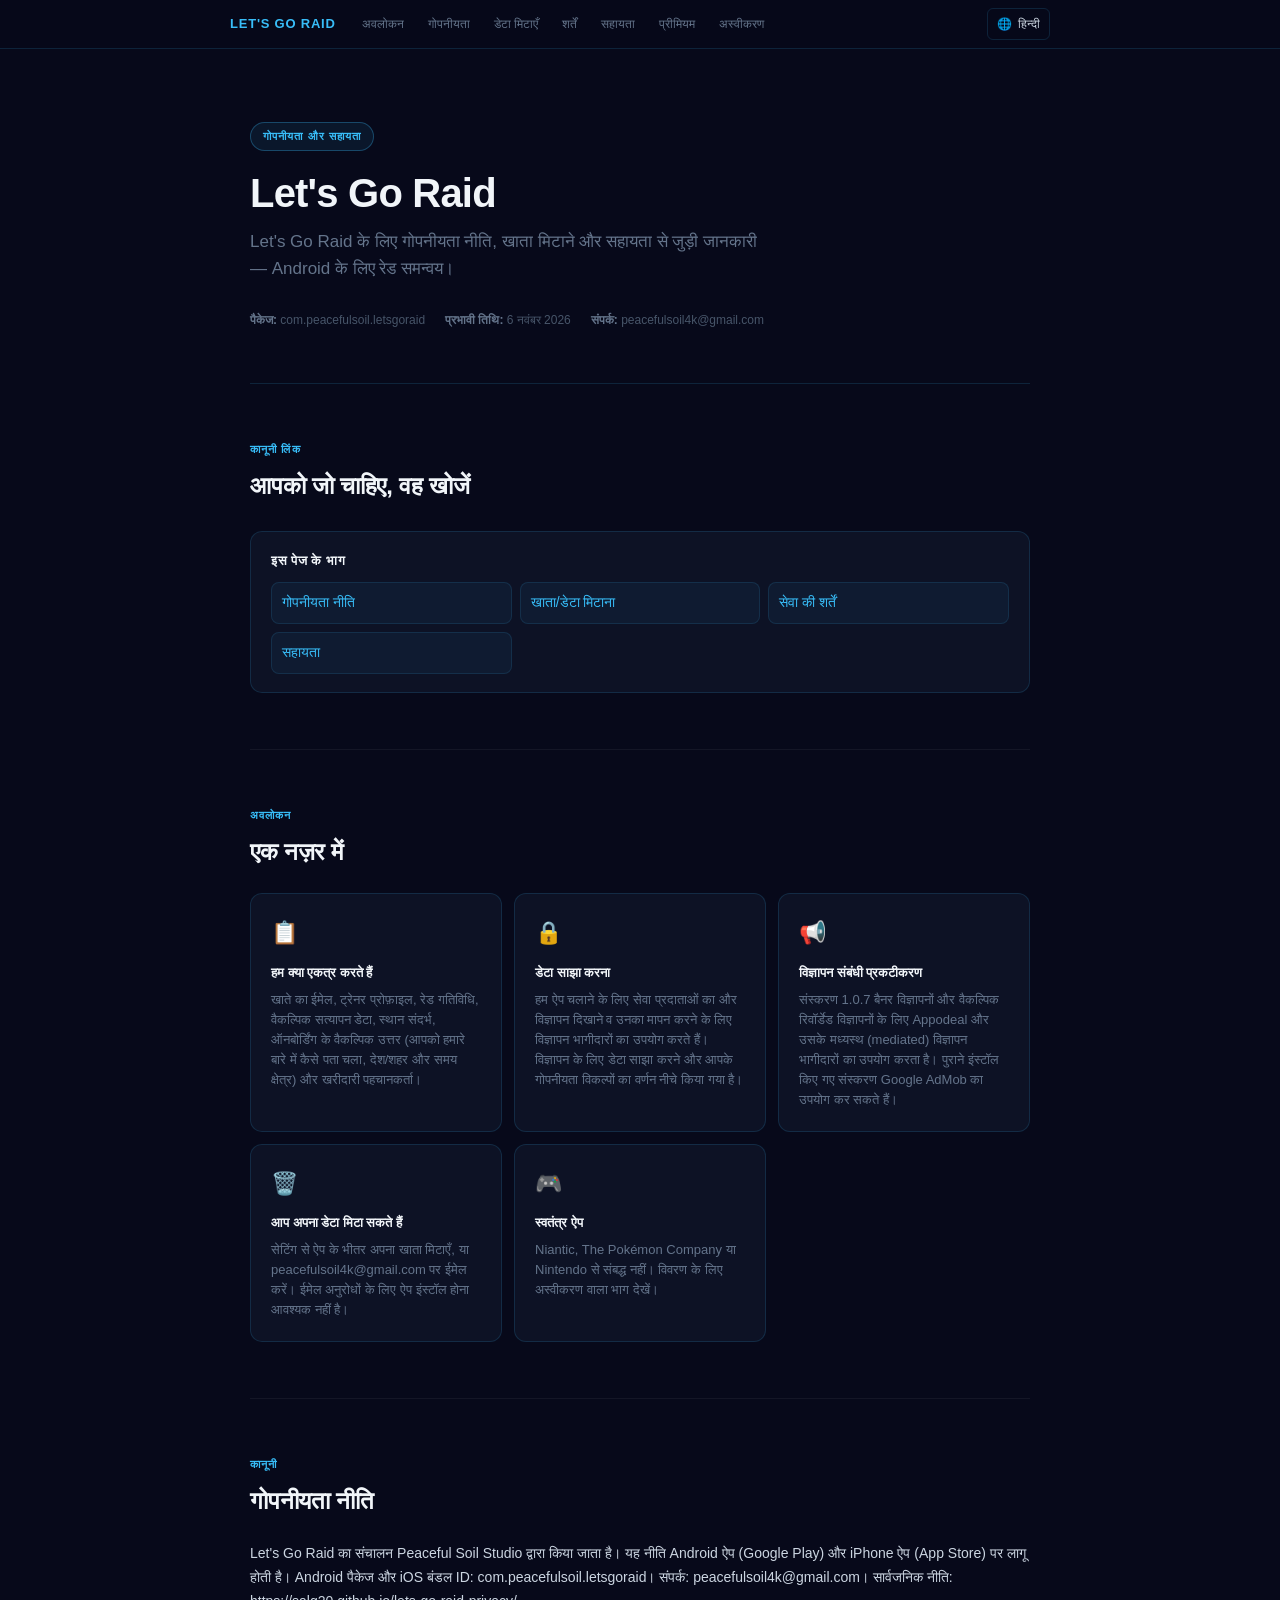
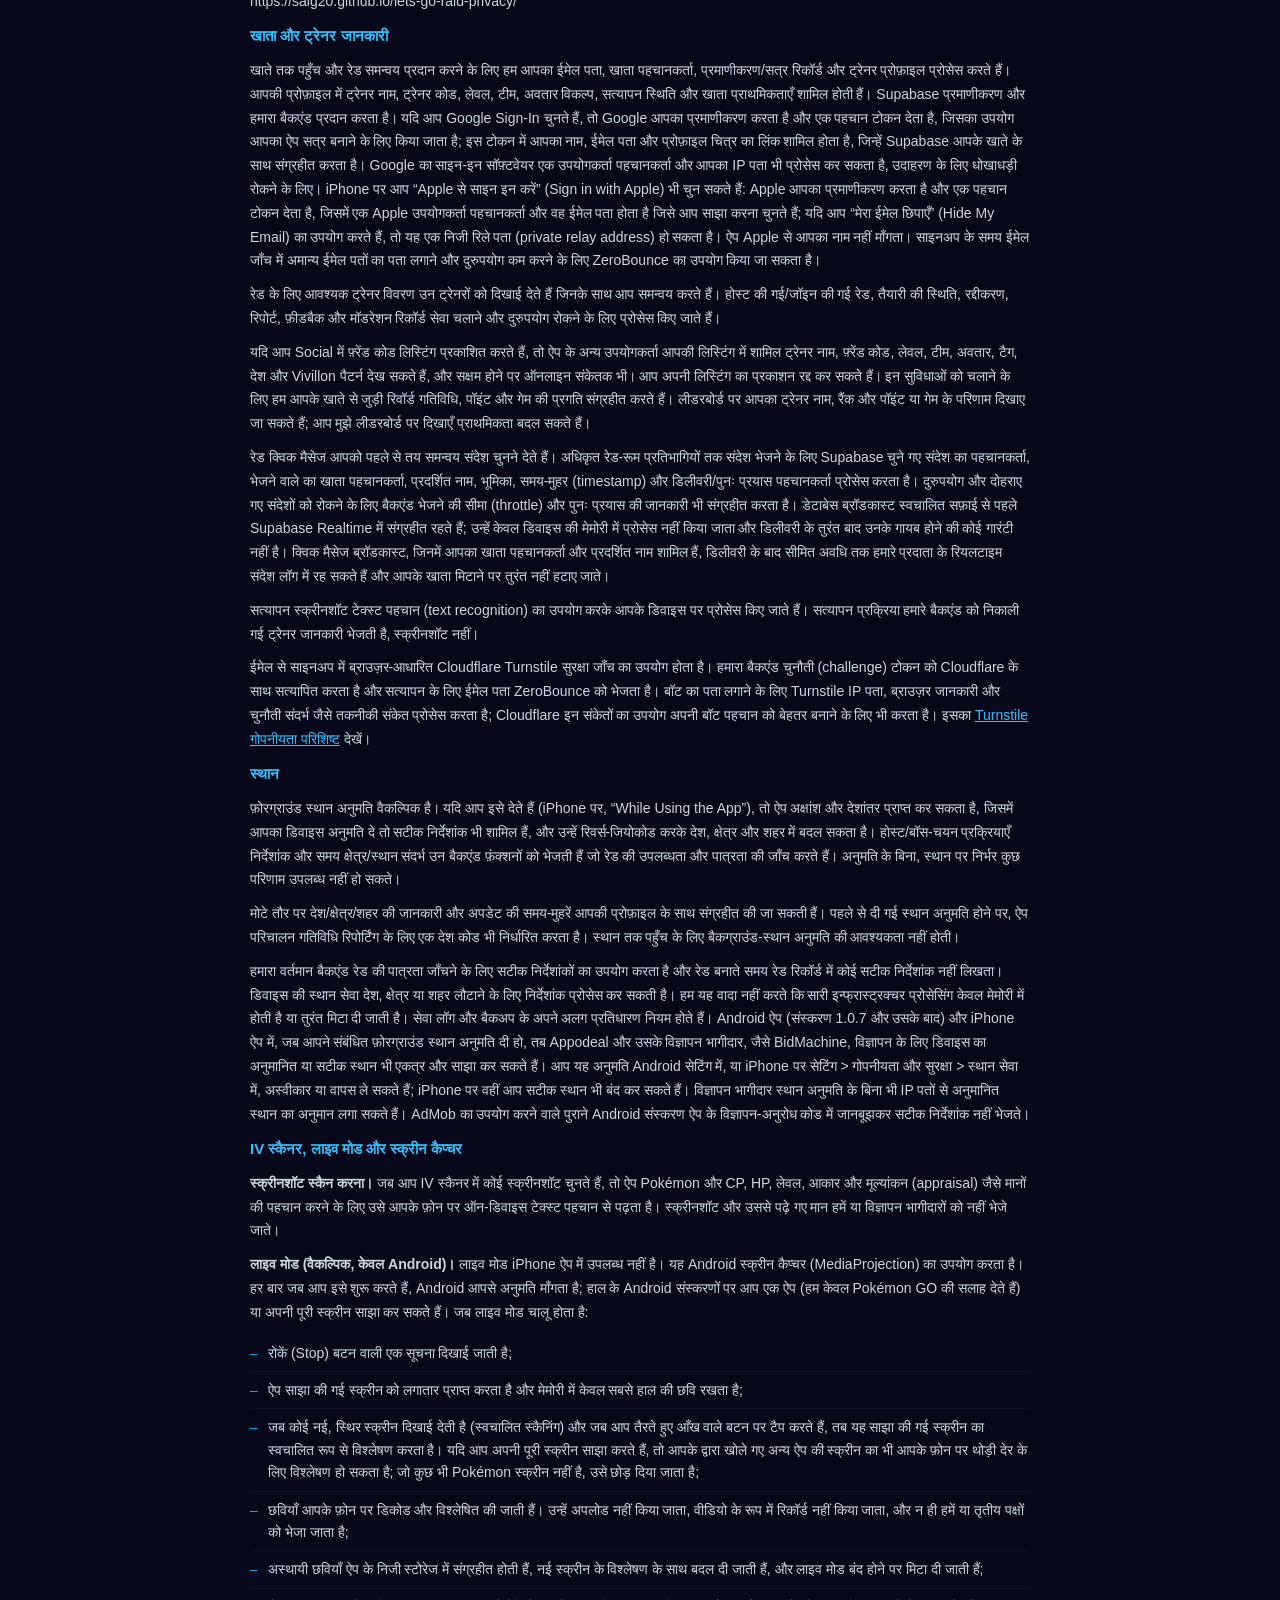
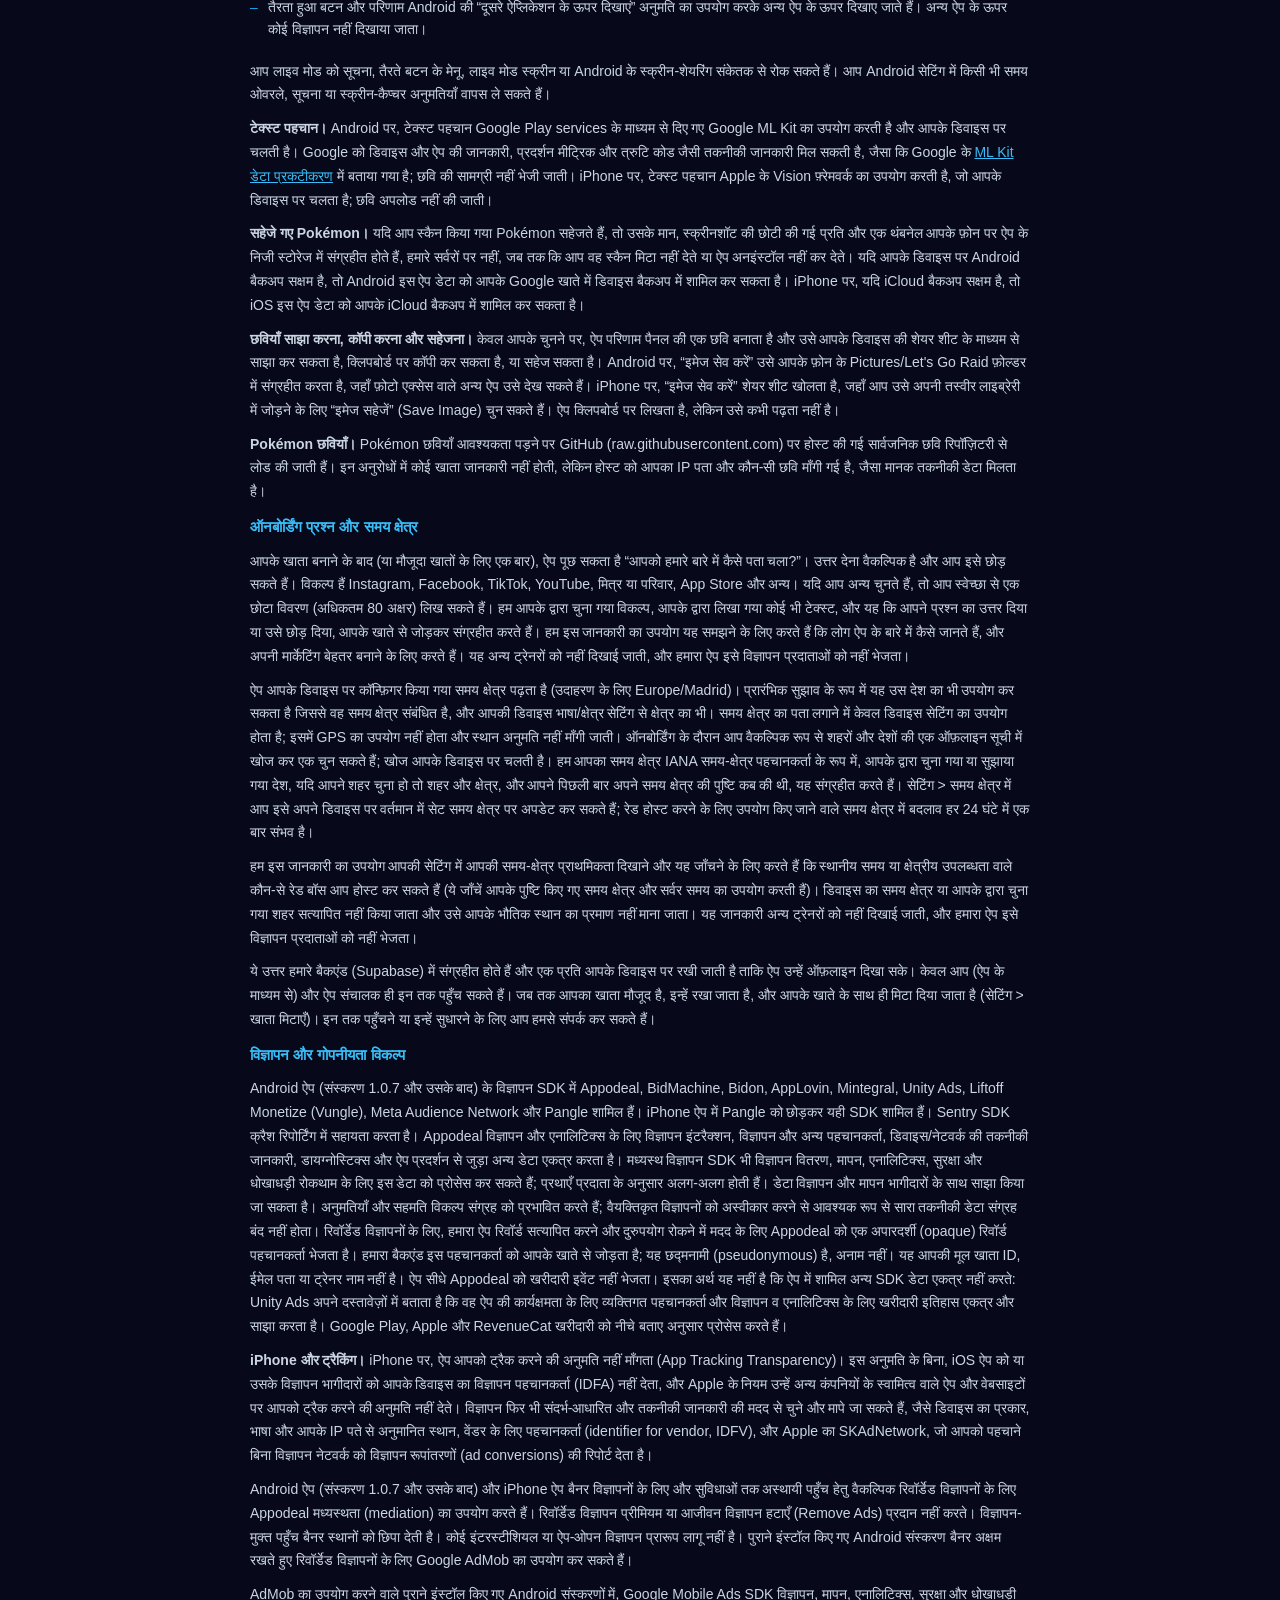
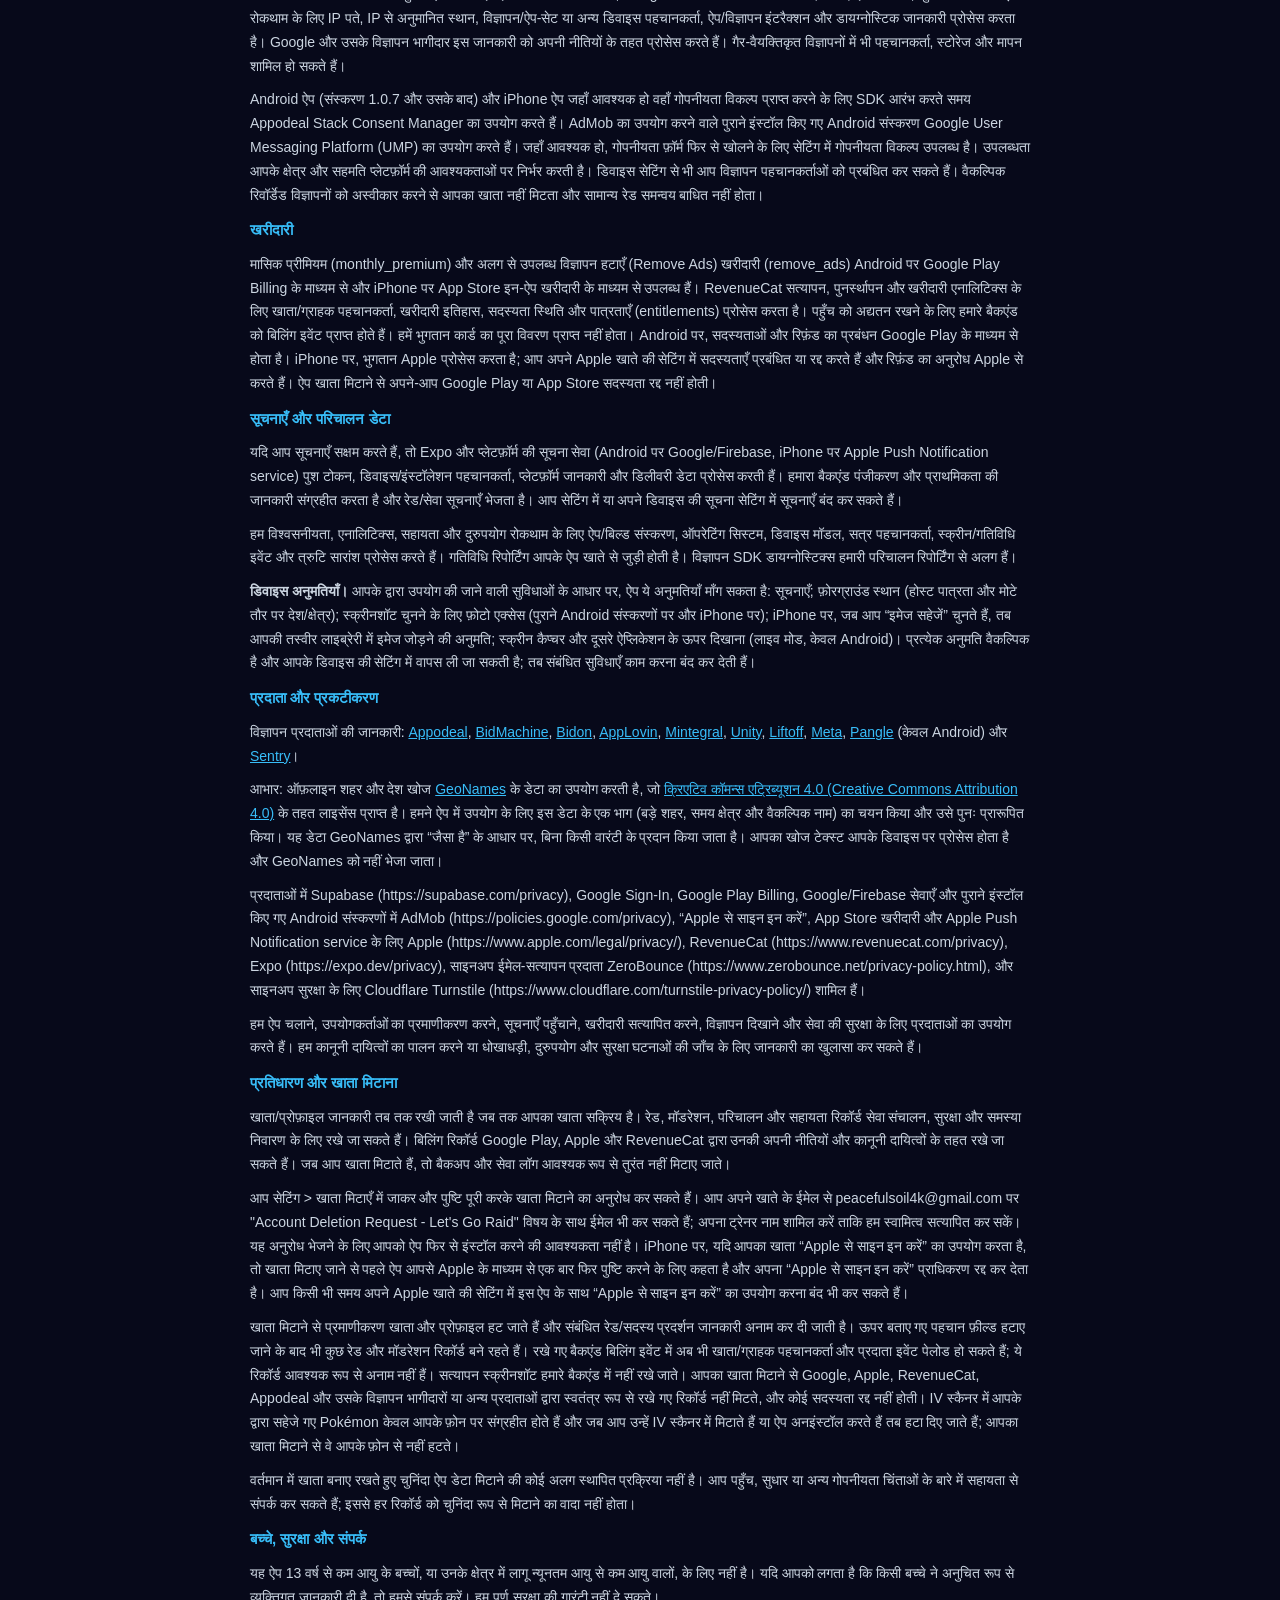
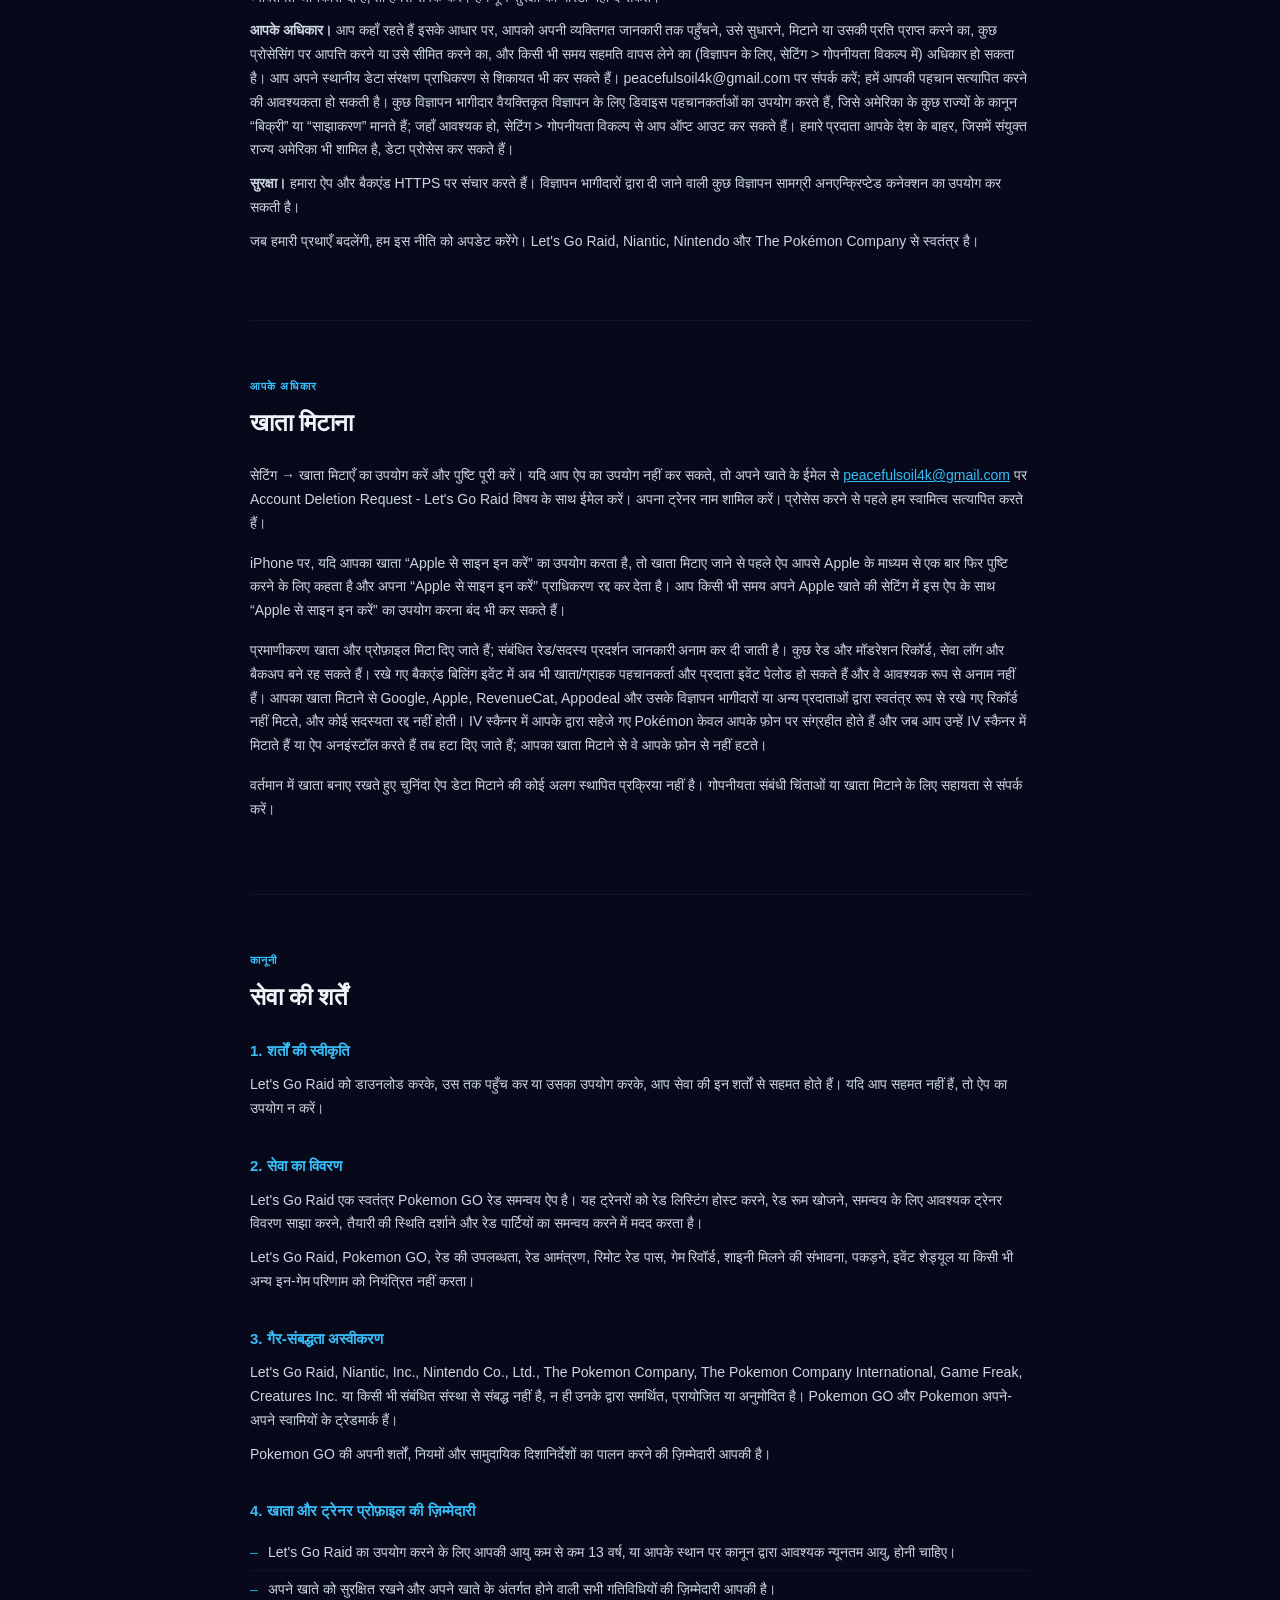
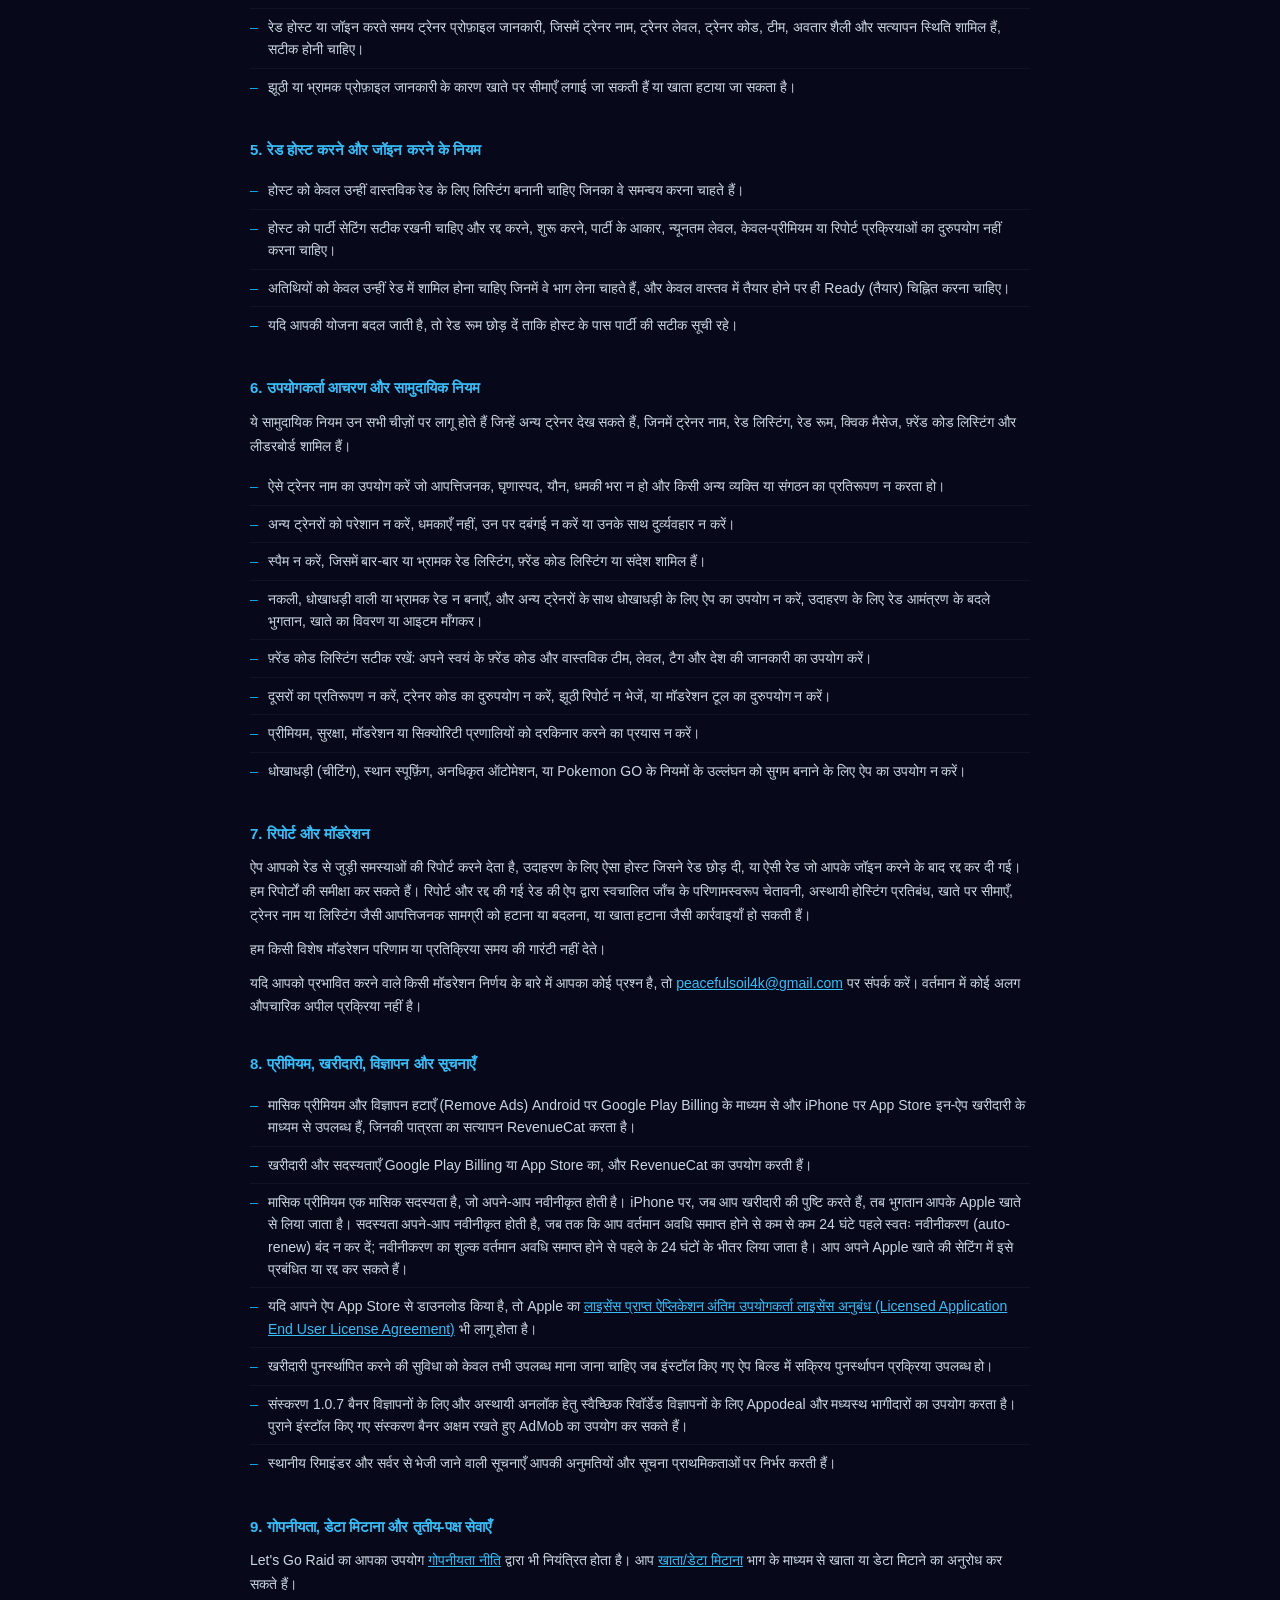
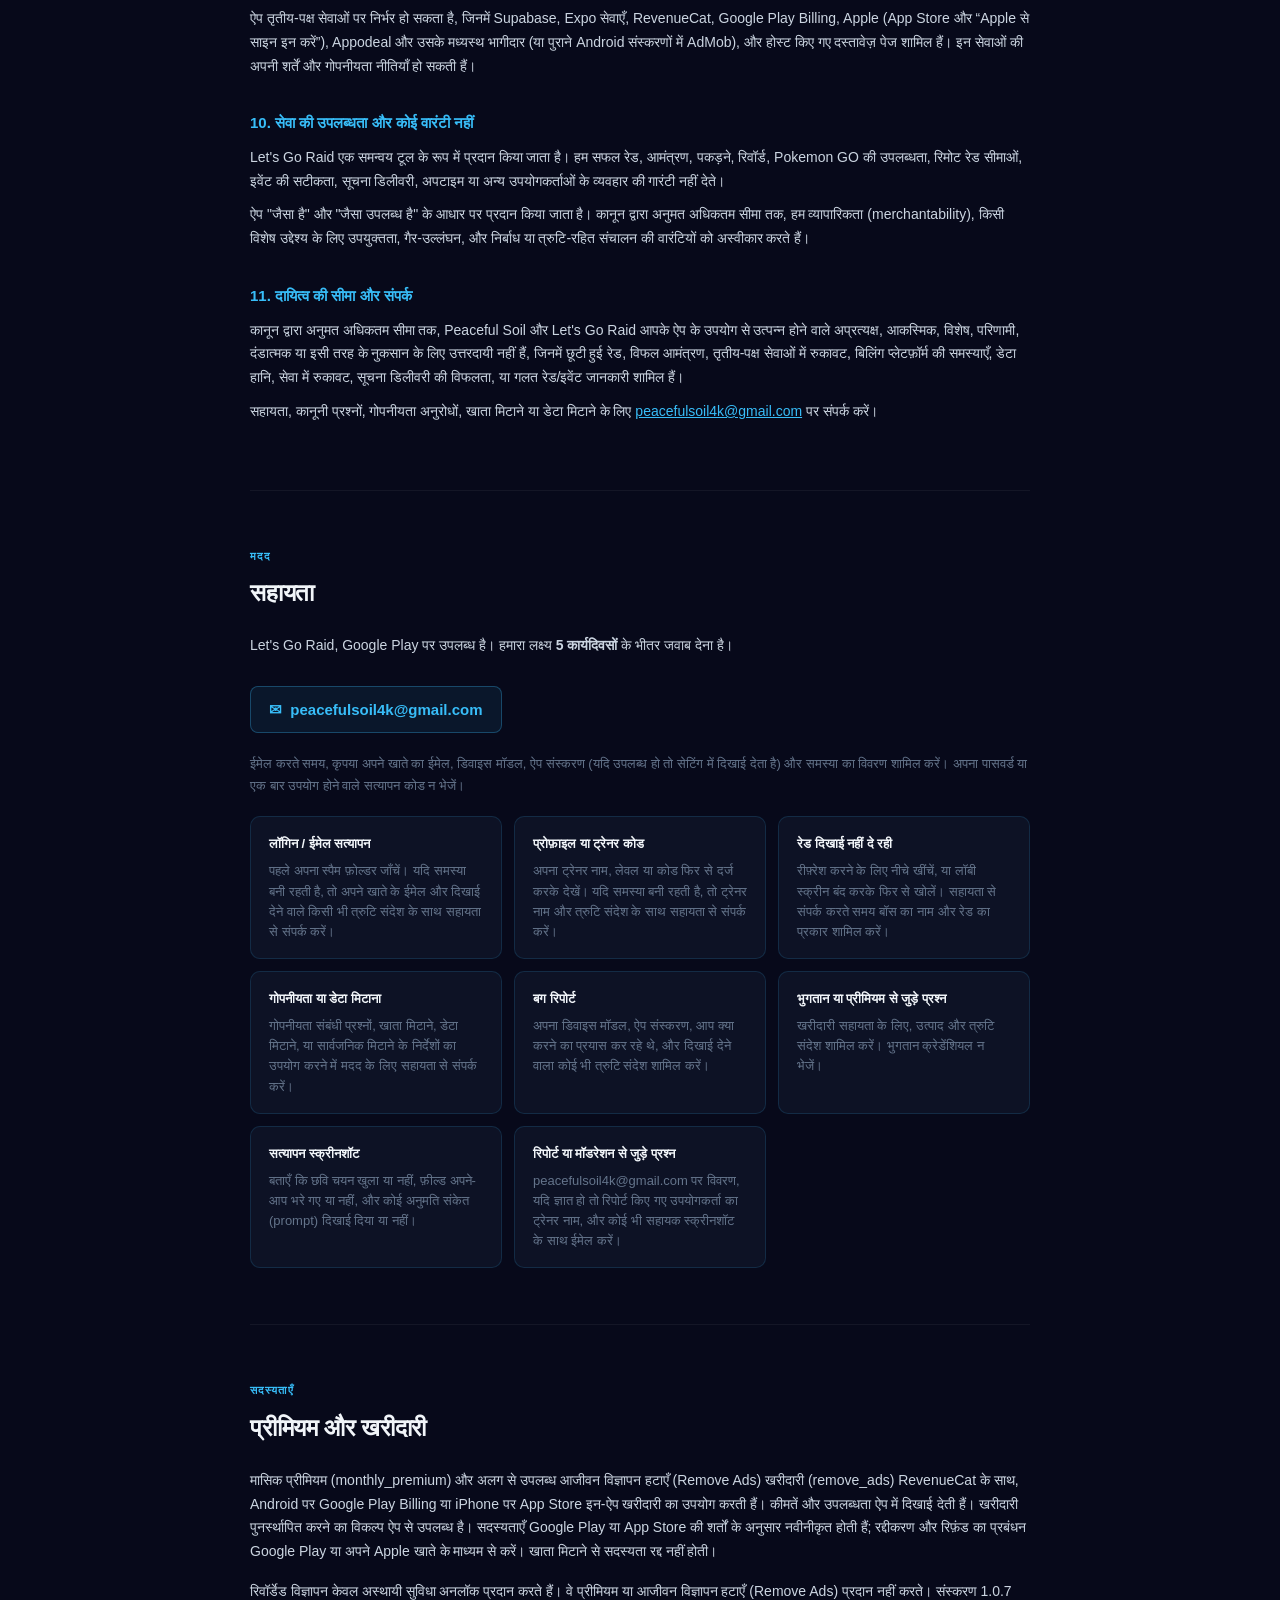
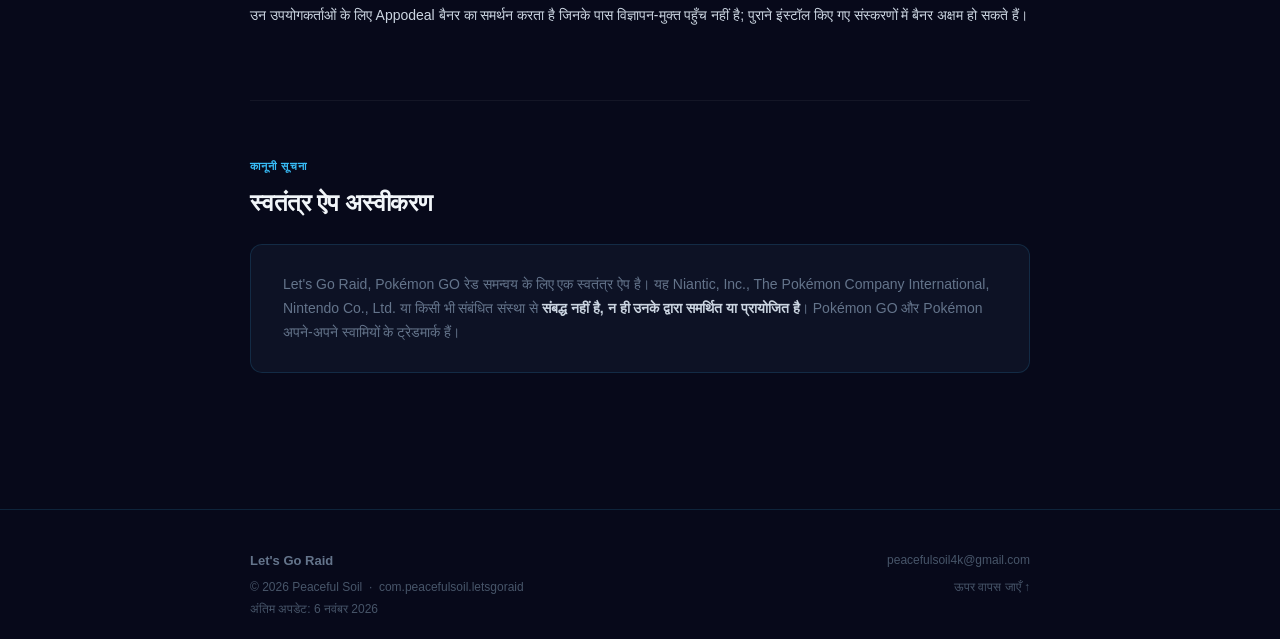
<file: hi/index.html>
<!DOCTYPE html>
<html lang="hi">
<head>
  <meta charset="UTF-8" />
  <meta name="viewport" content="width=device-width, initial-scale=1.0" />
  <title>Let's Go Raid – गोपनीयता और सहायता</title>
  <link rel="canonical" href="https://salg20.github.io/lets-go-raid-privacy/hi/" />
  <link rel="alternate" hreflang="x-default" href="https://salg20.github.io/lets-go-raid-privacy/" />
  <link rel="alternate" hreflang="en" href="https://salg20.github.io/lets-go-raid-privacy/" />
  <link rel="alternate" hreflang="ja" href="https://salg20.github.io/lets-go-raid-privacy/ja/" />
  <link rel="alternate" hreflang="pt-BR" href="https://salg20.github.io/lets-go-raid-privacy/pt-BR/" />
  <link rel="alternate" hreflang="es" href="https://salg20.github.io/lets-go-raid-privacy/es/" />
  <link rel="alternate" hreflang="de" href="https://salg20.github.io/lets-go-raid-privacy/de/" />
  <link rel="alternate" hreflang="ko" href="https://salg20.github.io/lets-go-raid-privacy/ko/" />
  <link rel="alternate" hreflang="zh-Hant" href="https://salg20.github.io/lets-go-raid-privacy/zh-Hant/" />
  <link rel="alternate" hreflang="id" href="https://salg20.github.io/lets-go-raid-privacy/id/" />
  <link rel="alternate" hreflang="th" href="https://salg20.github.io/lets-go-raid-privacy/th/" />
  <link rel="alternate" hreflang="fr" href="https://salg20.github.io/lets-go-raid-privacy/fr/" />
  <link rel="alternate" hreflang="it" href="https://salg20.github.io/lets-go-raid-privacy/it/" />
  <link rel="alternate" hreflang="hi" href="https://salg20.github.io/lets-go-raid-privacy/hi/" />

  <style>
    *, *::before, *::after { box-sizing: border-box; margin: 0; padding: 0; }

    :root {
      --bg: #07091a;
      --surface: #0d1225;
      --surface2: #111830;
      --border: rgba(56, 189, 248, 0.15);
      --border-strong: rgba(56, 189, 248, 0.3);
      --accent: #38bdf8;
      --accent-dim: #0ea5e9;
      --accent-glow: rgba(56, 189, 248, 0.08);
      --text: #cbd5e1;
      --text-bright: #f1f5f9;
      --text-muted: #64748b;
      --text-dim: #475569;
      --green: #34d399;
      --green-bg: rgba(52, 211, 153, 0.07);
      --green-border: rgba(52, 211, 153, 0.28);
    }

    html { scroll-behavior: smooth; }

    body {
      font-family: -apple-system, BlinkMacSystemFont, "Segoe UI", Roboto, Helvetica, Arial, sans-serif;
      background: var(--bg);
      color: var(--text);
      line-height: 1.7;
    }

    /* NAV */
    nav {
      position: sticky;
      top: 0;
      z-index: 50;
      background: rgba(7, 9, 26, 0.94);
      backdrop-filter: blur(12px);
      border-bottom: 1px solid var(--border);
      padding: 0 20px;
    }
    .nav-bar {
      max-width: 820px;
      margin: 0 auto;
      display: flex;
      align-items: center;
      gap: 8px;
    }
    .nav-inner {
      flex: 1;
      min-width: 0;
      display: flex;
      align-items: center;
      gap: 4px;
      height: 48px;
      overflow-x: auto;
      scrollbar-width: none;
    }
    .nav-inner::-webkit-scrollbar { display: none; }
    .nav-brand {
      font-size: 13px;
      font-weight: 800;
      color: var(--accent);
      letter-spacing: 0.06em;
      text-transform: uppercase;
      white-space: nowrap;
      margin-right: 12px;
      text-decoration: none;
    }
    .nav-link {
      font-size: 12px;
      color: var(--text-muted);
      text-decoration: none;
      white-space: nowrap;
      padding: 6px 10px;
      border-radius: 6px;
      transition: color 0.2s, background 0.2s;
    }
    .nav-link:hover { color: var(--accent); background: var(--accent-glow); }

    /* LANGUAGE MENU (works without JavaScript: <details> + plain links) */
    .lang-menu { position: relative; flex: none; }
    .lang-menu summary {
      list-style: none;
      cursor: pointer;
      display: flex;
      align-items: center;
      gap: 6px;
      font-size: 12px;
      color: var(--text);
      white-space: nowrap;
      padding: 5px 9px;
      border: 1px solid var(--border);
      border-radius: 6px;
    }
    .lang-menu summary::-webkit-details-marker { display: none; }
    .lang-menu summary:hover { color: var(--accent); border-color: var(--border-strong); }
    .lang-menu summary:focus-visible, .lang-list a:focus-visible { outline: 2px solid var(--accent); outline-offset: 2px; }
    .lang-list {
      position: absolute;
      right: 0;
      top: calc(100% + 6px);
      z-index: 60;
      list-style: none;
      min-width: 190px;
      max-height: 70vh;
      overflow-y: auto;
      padding: 6px;
      background: var(--surface);
      border: 1px solid var(--border-strong);
      border-radius: 10px;
      box-shadow: 0 12px 32px rgba(0, 0, 0, 0.45);
    }
    .lang-list a {
      display: block;
      padding: 7px 10px;
      border-radius: 6px;
      font-size: 13px;
      color: var(--text);
      text-decoration: none;
    }
    .lang-list a:hover { background: var(--accent-glow); color: var(--accent); }
    .lang-list a[aria-current="true"] { color: var(--accent); font-weight: 700; }

    /* LAYOUT */
    .container {
      max-width: 820px;
      margin: 0 auto;
      padding: 0 20px 80px;
    }

    /* HERO */
    .hero {
      padding: 72px 0 52px;
      border-bottom: 1px solid var(--border);
    }
    .hero-badge {
      display: inline-flex;
      align-items: center;
      gap: 6px;
      font-size: 11px;
      font-weight: 700;
      letter-spacing: 0.1em;
      text-transform: uppercase;
      color: var(--accent);
      background: var(--accent-glow);
      border: 1px solid var(--border-strong);
      border-radius: 999px;
      padding: 4px 12px;
      margin-bottom: 20px;
    }
    .hero h1 {
      font-size: 40px;
      font-weight: 900;
      color: var(--text-bright);
      line-height: 1.12;
      margin-bottom: 14px;
      letter-spacing: -0.02em;
    }
    .hero-sub {
      font-size: 17px;
      color: var(--text-muted);
      margin-bottom: 28px;
      max-width: 520px;
      line-height: 1.55;
    }
    .hero-meta {
      display: flex;
      flex-wrap: wrap;
      gap: 20px;
    }
    .hero-meta-item {
      font-size: 12px;
      color: var(--text-dim);
    }
    .hero-meta-item strong { color: var(--text-muted); }

    /* SECTION */
    section {
      padding: 56px 0;
      border-bottom: 1px solid rgba(255,255,255,0.05);
    }
    section:last-of-type { border-bottom: none; }
    .section-label {
      font-size: 11px;
      font-weight: 700;
      letter-spacing: 0.1em;
      text-transform: uppercase;
      color: var(--accent);
      margin-bottom: 8px;
    }
    .section-title {
      font-size: 24px;
      font-weight: 800;
      color: var(--text-bright);
      margin-bottom: 20px;
      letter-spacing: -0.01em;
    }

    /* SUMMARY CARDS */
    .cards-grid {
      display: grid;
      grid-template-columns: repeat(auto-fill, minmax(230px, 1fr));
      gap: 12px;
      margin-top: 4px;
    }
    .card {
      background: var(--surface);
      border: 1px solid var(--border);
      border-radius: 12px;
      padding: 20px;
      transition: border-color 0.2s, background 0.2s;
    }
    .card:hover {
      border-color: var(--border-strong);
      background: var(--surface2);
    }
    .card-icon { font-size: 22px; margin-bottom: 10px; display: block; }
    .card-title {
      font-size: 13px;
      font-weight: 700;
      color: var(--text-bright);
      margin-bottom: 6px;
    }
    .card-body {
      font-size: 13px;
      color: var(--text-muted);
      line-height: 1.55;
    }

    /* TABLE OF CONTENTS */
    .toc-panel {
      background: var(--surface);
      border: 1px solid var(--border);
      border-radius: 12px;
      padding: 18px 20px;
      margin-top: 24px;
    }
    .toc-title {
      font-size: 13px;
      font-weight: 800;
      color: var(--text-bright);
      margin-bottom: 10px;
      letter-spacing: 0.04em;
      text-transform: uppercase;
    }
    .toc-links {
      display: grid;
      grid-template-columns: repeat(auto-fit, minmax(180px, 1fr));
      gap: 8px;
    }
    .toc-links a {
      color: var(--accent);
      text-decoration: none;
      font-size: 14px;
      padding: 8px 10px;
      border-radius: 8px;
      background: rgba(56, 189, 248, 0.06);
      border: 1px solid rgba(56, 189, 248, 0.12);
    }
    .toc-links a:hover { background: var(--accent-glow); }
    /* POLICY CONTENT */
    .policy-section { margin-bottom: 32px; }
    .policy-section:last-child { margin-bottom: 0; }
    .policy-h2 {
      font-size: 15px;
      font-weight: 700;
      color: var(--accent);
      margin-bottom: 10px;
    }
    .policy-p {
      font-size: 14px;
      color: var(--text);
      margin-bottom: 10px;
      line-height: 1.7;
    }
    .policy-ul {
      list-style: none;
      margin: 8px 0 12px;
      padding: 0;
    }
    .policy-ul li {
      font-size: 14px;
      color: var(--text);
      padding: 7px 0 7px 18px;
      border-bottom: 1px solid rgba(255,255,255,0.04);
      position: relative;
      line-height: 1.6;
    }
    .policy-ul li::before {
      content: "–";
      position: absolute;
      left: 0;
      color: var(--accent-dim);
    }
    .policy-ul li:last-child { border-bottom: none; }
    .policy-ul li strong { color: var(--text-bright); }
    .policy-ul a { color: var(--accent); }

    /* CALLOUT BOXES */
    .callout {
      border-radius: 10px;
      padding: 20px 24px;
      margin: 20px 0;
    }
    .callout-green {
      background: var(--green-bg);
      border: 1px solid var(--green-border);
    }
    .callout-blue {
      background: var(--accent-glow);
      border: 1px solid var(--border-strong);
    }
    .callout-title {
      font-size: 13px;
      font-weight: 700;
      margin-bottom: 10px;
    }
    .callout-green .callout-title { color: var(--green); }
    .callout-blue .callout-title { color: var(--accent); }
    .callout-body {
      font-size: 14px;
      color: var(--text);
      line-height: 1.65;
    }
    .callout-body a { color: var(--accent); }
    .callout-body strong { color: var(--text-bright); }

    /* DELETION STEPS */
    .deletion-steps {
      display: grid;
      grid-template-columns: repeat(auto-fill, minmax(210px, 1fr));
      gap: 12px;
      margin: 20px 0;
    }
    .deletion-step {
      background: var(--surface);
      border: 1px solid var(--border);
      border-radius: 10px;
      padding: 16px 18px;
    }
    .deletion-step-num {
      font-size: 11px;
      font-weight: 700;
      color: var(--accent);
      letter-spacing: 0.08em;
      text-transform: uppercase;
      margin-bottom: 6px;
    }
    .deletion-step-title {
      font-size: 13px;
      font-weight: 700;
      color: var(--text-bright);
      margin-bottom: 4px;
    }
    .deletion-step-body {
      font-size: 13px;
      color: var(--text-muted);
      line-height: 1.5;
    }
    .deletion-step-body a { color: var(--accent); }
    .deletion-step-body em { font-style: italic; }

    /* SUPPORT TOPICS */
    .support-topics {
      display: grid;
      grid-template-columns: repeat(auto-fill, minmax(250px, 1fr));
      gap: 12px;
      margin-top: 20px;
    }
    .support-topic {
      background: var(--surface);
      border: 1px solid var(--border);
      border-radius: 10px;
      padding: 16px 18px;
    }
    .support-topic-title {
      font-size: 13px;
      font-weight: 700;
      color: var(--text-bright);
      margin-bottom: 6px;
    }
    .support-topic-body {
      font-size: 13px;
      color: var(--text-muted);
      line-height: 1.55;
    }

    /* EMAIL BUTTON */
    a { color: var(--accent); text-decoration: underline; }
    .email-link {
      display: inline-flex;
      align-items: center;
      gap: 8px;
      font-size: 15px;
      font-weight: 600;
      color: var(--accent);
      text-decoration: none;
      background: var(--accent-glow);
      border: 1px solid var(--border-strong);
      border-radius: 8px;
      padding: 10px 18px;
      margin: 12px 0;
      transition: background 0.2s, border-color 0.2s;
    }
    .email-link:hover {
      background: rgba(56, 189, 248, 0.14);
      border-color: var(--accent);
    }

    /* DISCLAIMER */
    .disclaimer-box {
      background: var(--surface);
      border: 1px solid var(--border);
      border-radius: 12px;
      padding: 28px 32px;
    }
    .disclaimer-box p {
      font-size: 14px;
      color: var(--text-muted);
      line-height: 1.7;
    }
    .disclaimer-box strong { color: var(--text); }

    /* FOOTER */
    footer {
      padding: 40px 0 20px;
      border-top: 1px solid var(--border);
    }
    .footer-inner {
      display: flex;
      flex-wrap: wrap;
      justify-content: space-between;
      align-items: flex-start;
      gap: 16px;
    }
    .footer-brand {
      font-size: 13px;
      font-weight: 700;
      color: var(--text-muted);
    }
    .footer-copy {
      font-size: 12px;
      color: var(--text-dim);
      margin-top: 4px;
    }
    .footer-links {
      display: flex;
      flex-direction: column;
      align-items: flex-end;
      gap: 6px;
    }
    .footer-links a {
      font-size: 12px;
      color: var(--text-dim);
      text-decoration: none;
    }
    .footer-links a:hover { color: var(--accent); }

    /* BODY HELPERS */
    .body-text {
      font-size: 14px;
      color: var(--text);
      margin-bottom: 16px;
      line-height: 1.7;
    }
    .body-text-muted {
      font-size: 13px;
      color: var(--text-muted);
      margin-bottom: 16px;
      line-height: 1.65;
    }

    /* RESPONSIVE */
    @media (max-width: 600px) {
      .hero h1 { font-size: 28px; }
      .hero-sub { font-size: 15px; }
      .section-title { font-size: 20px; }
      .cards-grid { grid-template-columns: 1fr; }
      .deletion-steps { grid-template-columns: 1fr; }
      .support-topics { grid-template-columns: 1fr; }
      .disclaimer-box { padding: 20px; }
      .footer-links { align-items: flex-start; }
      nav { padding: 0 12px; }
      .container { padding: 0 16px 60px; }
      .callout { padding: 16px 18px; }
    }
  </style>
</head>
<body>

  <!-- STICKY NAV -->
  <nav>
    <div class="nav-bar">
    <div class="nav-inner">
      <a class="nav-brand" href="#top">Let's Go Raid</a>
      <a class="nav-link" href="#summary">अवलोकन</a>
      <a class="nav-link" href="#privacy">गोपनीयता</a>
      <a class="nav-link" href="#deletion">डेटा मिटाएँ</a>
      <a class="nav-link" href="#terms">शर्तें</a>
      <a class="nav-link" href="#support">सहायता</a>
      <a class="nav-link" href="#premium">प्रीमियम</a>
      <a class="nav-link" href="#disclaimer">अस्वीकरण</a>
    </div>
    <!-- LANGUAGE MENU: language names stay in their own language on every page. -->
    <details class="lang-menu">
      <summary aria-label="भाषा: हिन्दी"><span aria-hidden="true">🌐</span><span>हिन्दी</span></summary>
      <ul class="lang-list">
        <li><a href="../" hreflang="en" lang="en" data-lang="en">English</a></li>
        <li><a href="../ja/" hreflang="ja" lang="ja" data-lang="ja">日本語</a></li>
        <li><a href="../pt-BR/" hreflang="pt-BR" lang="pt-BR" data-lang="pt-BR">Português (Brasil)</a></li>
        <li><a href="../es/" hreflang="es" lang="es" data-lang="es">Español</a></li>
        <li><a href="../de/" hreflang="de" lang="de" data-lang="de">Deutsch</a></li>
        <li><a href="../ko/" hreflang="ko" lang="ko" data-lang="ko">한국어</a></li>
        <li><a href="../zh-Hant/" hreflang="zh-Hant" lang="zh-Hant" data-lang="zh-Hant">繁體中文</a></li>
        <li><a href="../id/" hreflang="id" lang="id" data-lang="id">Bahasa Indonesia</a></li>
        <li><a href="../th/" hreflang="th" lang="th" data-lang="th">ไทย</a></li>
        <li><a href="../fr/" hreflang="fr" lang="fr" data-lang="fr">Français</a></li>
        <li><a href="../it/" hreflang="it" lang="it" data-lang="it">Italiano</a></li>
        <li><a href="../hi/" hreflang="hi" lang="hi" data-lang="hi" aria-current="true">हिन्दी</a></li>
      </ul>
    </details>
    </div>
  </nav>

  <div class="container" id="top">

    <!-- HERO -->
    <div class="hero">
      <div class="hero-badge">गोपनीयता और सहायता</div>
      <h1>Let's Go Raid</h1>
      <p class="hero-sub">Let's Go Raid के लिए गोपनीयता नीति, खाता मिटाने और सहायता से जुड़ी जानकारी — Android के लिए रेड समन्वय।</p>
      <div class="hero-meta">
        <span class="hero-meta-item"><strong>पैकेज:</strong> com.peacefulsoil.letsgoraid</span>
        <span class="hero-meta-item"><strong>प्रभावी तिथि:</strong> 6 नवंबर 2026</span>
        <span class="hero-meta-item"><strong>संपर्क:</strong> peacefulsoil4k@gmail.com</span>
      </div>
    </div>

    <!-- TABLE OF CONTENTS -->
    <section id="toc">
      <div class="section-label">कानूनी लिंक</div>
      <div class="section-title">आपको जो चाहिए, वह खोजें</div>
      <div class="toc-panel">
        <div class="toc-title">इस पेज के भाग</div>
        <div class="toc-links">
          <a href="#privacy">गोपनीयता नीति</a>
          <a href="#deletion">खाता/डेटा मिटाना</a>
          <a href="#terms">सेवा की शर्तें</a>
          <a href="#support">सहायता</a>
        </div>
      </div>
    </section>
    <!-- QUICK SUMMARY -->
    <section id="summary">
      <div class="section-label">अवलोकन</div>
      <div class="section-title">एक नज़र में</div>
      <div class="cards-grid">
        <div class="card">
          <span class="card-icon">📋</span>
          <div class="card-title">हम क्या एकत्र करते हैं</div>
          <div class="card-body">खाते का ईमेल, ट्रेनर प्रोफ़ाइल, रेड गतिविधि, वैकल्पिक सत्यापन डेटा, स्थान संदर्भ, ऑनबोर्डिंग के वैकल्पिक उत्तर (आपको हमारे बारे में कैसे पता चला, देश/शहर और समय क्षेत्र) और खरीदारी पहचानकर्ता।</div>
        </div>
        <div class="card">
          <span class="card-icon">🔒</span>
          <div class="card-title">डेटा साझा करना</div>
          <div class="card-body">हम ऐप चलाने के लिए सेवा प्रदाताओं का और विज्ञापन दिखाने व उनका मापन करने के लिए विज्ञापन भागीदारों का उपयोग करते हैं। विज्ञापन के लिए डेटा साझा करने और आपके गोपनीयता विकल्पों का वर्णन नीचे किया गया है।</div>
        </div>
        <div class="card">
          <span class="card-icon">📢</span>
          <div class="card-title">विज्ञापन संबंधी प्रकटीकरण</div>
          <div class="card-body">संस्करण 1.0.7 बैनर विज्ञापनों और वैकल्पिक रिवॉर्डेड विज्ञापनों के लिए Appodeal और उसके मध्यस्थ (mediated) विज्ञापन भागीदारों का उपयोग करता है। पुराने इंस्टॉल किए गए संस्करण Google AdMob का उपयोग कर सकते हैं।</div>
        </div>
        <div class="card">
          <span class="card-icon">🗑️</span>
          <div class="card-title">आप अपना डेटा मिटा सकते हैं</div>
          <div class="card-body">सेटिंग से ऐप के भीतर अपना खाता मिटाएँ, या peacefulsoil4k@gmail.com पर ईमेल करें। ईमेल अनुरोधों के लिए ऐप इंस्टॉल होना आवश्यक नहीं है।</div>
        </div>
        <div class="card">
          <span class="card-icon">🎮</span>
          <div class="card-title">स्वतंत्र ऐप</div>
          <div class="card-body">Niantic, The Pokémon Company या Nintendo से संबद्ध नहीं। विवरण के लिए अस्वीकरण वाला भाग देखें।</div>
        </div>
      </div>
    </section>

    <!-- PRIVACY POLICY -->
    <section id="privacy"><div class="section-label">कानूनी</div><div class="section-title">गोपनीयता नीति</div>
<p class="policy-p">Let's Go Raid का संचालन Peaceful Soil Studio द्वारा किया जाता है। यह नीति Android ऐप (Google Play) और iPhone ऐप (App Store) पर लागू होती है। Android पैकेज और iOS बंडल ID: com.peacefulsoil.letsgoraid। संपर्क: peacefulsoil4k@gmail.com। सार्वजनिक नीति: https://salg20.github.io/lets-go-raid-privacy/</p>
<h3 class="policy-h2">खाता और ट्रेनर जानकारी</h3>
<p class="policy-p">खाते तक पहुँच और रेड समन्वय प्रदान करने के लिए हम आपका ईमेल पता, खाता पहचानकर्ता, प्रमाणीकरण/सत्र रिकॉर्ड और ट्रेनर प्रोफ़ाइल प्रोसेस करते हैं। आपकी प्रोफ़ाइल में ट्रेनर नाम, ट्रेनर कोड, लेवल, टीम, अवतार विकल्प, सत्यापन स्थिति और खाता प्राथमिकताएँ शामिल होती हैं। Supabase प्रमाणीकरण और हमारा बैकएंड प्रदान करता है। यदि आप Google Sign-In चुनते हैं, तो Google आपका प्रमाणीकरण करता है और एक पहचान टोकन देता है, जिसका उपयोग आपका ऐप सत्र बनाने के लिए किया जाता है; इस टोकन में आपका नाम, ईमेल पता और प्रोफ़ाइल चित्र का लिंक शामिल होता है, जिन्हें Supabase आपके खाते के साथ संग्रहीत करता है। Google का साइन-इन सॉफ़्टवेयर एक उपयोगकर्ता पहचानकर्ता और आपका IP पता भी प्रोसेस कर सकता है, उदाहरण के लिए धोखाधड़ी रोकने के लिए। iPhone पर आप &ldquo;Apple से साइन इन करें&rdquo; (Sign in with Apple) भी चुन सकते हैं: Apple आपका प्रमाणीकरण करता है और एक पहचान टोकन देता है, जिसमें एक Apple उपयोगकर्ता पहचानकर्ता और वह ईमेल पता होता है जिसे आप साझा करना चुनते हैं; यदि आप &ldquo;मेरा ईमेल छिपाएँ&rdquo; (Hide My Email) का उपयोग करते हैं, तो यह एक निजी रिले पता (private relay address) हो सकता है। ऐप Apple से आपका नाम नहीं माँगता। साइनअप के समय ईमेल जाँच में अमान्य ईमेल पतों का पता लगाने और दुरुपयोग कम करने के लिए ZeroBounce का उपयोग किया जा सकता है।</p>
<p class="policy-p">रेड के लिए आवश्यक ट्रेनर विवरण उन ट्रेनरों को दिखाई देते हैं जिनके साथ आप समन्वय करते हैं। होस्ट की गई/जॉइन की गई रेड, तैयारी की स्थिति, रद्दीकरण, रिपोर्ट, फ़ीडबैक और मॉडरेशन रिकॉर्ड सेवा चलाने और दुरुपयोग रोकने के लिए प्रोसेस किए जाते हैं।</p>
<p class="policy-p">यदि आप Social में फ़्रेंड कोड लिस्टिंग प्रकाशित करते हैं, तो ऐप के अन्य उपयोगकर्ता आपकी लिस्टिंग में शामिल ट्रेनर नाम, फ़्रेंड कोड, लेवल, टीम, अवतार, टैग, देश और Vivillon पैटर्न देख सकते हैं, और सक्षम होने पर ऑनलाइन संकेतक भी। आप अपनी लिस्टिंग का प्रकाशन रद्द कर सकते हैं। इन सुविधाओं को चलाने के लिए हम आपके खाते से जुड़ी रिवॉर्ड गतिविधि, पॉइंट और गेम की प्रगति संग्रहीत करते हैं। लीडरबोर्ड पर आपका ट्रेनर नाम, रैंक और पॉइंट या गेम के परिणाम दिखाए जा सकते हैं; आप मुझे लीडरबोर्ड पर दिखाएँ प्राथमिकता बदल सकते हैं।</p>
<p class="policy-p">रेड क्विक मैसेज आपको पहले से तय समन्वय संदेश चुनने देते हैं। अधिकृत रेड-रूम प्रतिभागियों तक संदेश भेजने के लिए Supabase चुने गए संदेश का पहचानकर्ता, भेजने वाले का खाता पहचानकर्ता, प्रदर्शित नाम, भूमिका, समय-मुहर (timestamp) और डिलीवरी/पुनः प्रयास पहचानकर्ता प्रोसेस करता है। दुरुपयोग और दोहराए गए संदेशों को रोकने के लिए बैकएंड भेजने की सीमा (throttle) और पुनः प्रयास की जानकारी भी संग्रहीत करता है। डेटाबेस ब्रॉडकास्ट स्वचालित सफ़ाई से पहले Supabase Realtime में संग्रहीत रहते हैं; उन्हें केवल डिवाइस की मेमोरी में प्रोसेस नहीं किया जाता और डिलीवरी के तुरंत बाद उनके गायब होने की कोई गारंटी नहीं है। क्विक मैसेज ब्रॉडकास्ट, जिनमें आपका खाता पहचानकर्ता और प्रदर्शित नाम शामिल हैं, डिलीवरी के बाद सीमित अवधि तक हमारे प्रदाता के रियलटाइम संदेश लॉग में रह सकते हैं और आपके खाता मिटाने पर तुरंत नहीं हटाए जाते।</p>
<p class="policy-p">सत्यापन स्क्रीनशॉट टेक्स्ट पहचान (text recognition) का उपयोग करके आपके डिवाइस पर प्रोसेस किए जाते हैं। सत्यापन प्रक्रिया हमारे बैकएंड को निकाली गई ट्रेनर जानकारी भेजती है, स्क्रीनशॉट नहीं।</p>
<p class="policy-p">ईमेल से साइनअप में ब्राउज़र-आधारित Cloudflare Turnstile सुरक्षा जाँच का उपयोग होता है। हमारा बैकएंड चुनौती (challenge) टोकन को Cloudflare के साथ सत्यापित करता है और सत्यापन के लिए ईमेल पता ZeroBounce को भेजता है। बॉट का पता लगाने के लिए Turnstile IP पता, ब्राउज़र जानकारी और चुनौती संदर्भ जैसे तकनीकी संकेत प्रोसेस करता है; Cloudflare इन संकेतों का उपयोग अपनी बॉट पहचान को बेहतर बनाने के लिए भी करता है। इसका <a href="https://www.cloudflare.com/turnstile-privacy-policy/">Turnstile गोपनीयता परिशिष्ट</a> देखें।</p>
<h3 class="policy-h2">स्थान</h3>
<p class="policy-p">फ़ोरग्राउंड स्थान अनुमति वैकल्पिक है। यदि आप इसे देते हैं (iPhone पर, &ldquo;While Using the App&rdquo;), तो ऐप अक्षांश और देशांतर प्राप्त कर सकता है, जिसमें आपका डिवाइस अनुमति दे तो सटीक निर्देशांक भी शामिल हैं, और उन्हें रिवर्स-जियोकोड करके देश, क्षेत्र और शहर में बदल सकता है। होस्ट/बॉस-चयन प्रक्रियाएँ निर्देशांक और समय क्षेत्र/स्थान संदर्भ उन बैकएंड फ़ंक्शनों को भेजती हैं जो रेड की उपलब्धता और पात्रता की जाँच करते हैं। अनुमति के बिना, स्थान पर निर्भर कुछ परिणाम उपलब्ध नहीं हो सकते।</p>
<p class="policy-p">मोटे तौर पर देश/क्षेत्र/शहर की जानकारी और अपडेट की समय-मुहरें आपकी प्रोफ़ाइल के साथ संग्रहीत की जा सकती हैं। पहले से दी गई स्थान अनुमति होने पर, ऐप परिचालन गतिविधि रिपोर्टिंग के लिए एक देश कोड भी निर्धारित करता है। स्थान तक पहुँच के लिए बैकग्राउंड-स्थान अनुमति की आवश्यकता नहीं होती।</p>
<p class="policy-p">हमारा वर्तमान बैकएंड रेड की पात्रता जाँचने के लिए सटीक निर्देशांकों का उपयोग करता है और रेड बनाते समय रेड रिकॉर्ड में कोई सटीक निर्देशांक नहीं लिखता। डिवाइस की स्थान सेवा देश, क्षेत्र या शहर लौटाने के लिए निर्देशांक प्रोसेस कर सकती है। हम यह वादा नहीं करते कि सारी इन्फ्रास्ट्रक्चर प्रोसेसिंग केवल मेमोरी में होती है या तुरंत मिटा दी जाती है। सेवा लॉग और बैकअप के अपने अलग प्रतिधारण नियम होते हैं। Android ऐप (संस्करण 1.0.7 और उसके बाद) और iPhone ऐप में, जब आपने संबंधित फ़ोरग्राउंड स्थान अनुमति दी हो, तब Appodeal और उसके विज्ञापन भागीदार, जैसे BidMachine, विज्ञापन के लिए डिवाइस का अनुमानित या सटीक स्थान भी एकत्र और साझा कर सकते हैं। आप यह अनुमति Android सेटिंग में, या iPhone पर सेटिंग &gt; गोपनीयता और सुरक्षा &gt; स्थान सेवा में, अस्वीकार या वापस ले सकते हैं; iPhone पर वहीं आप सटीक स्थान भी बंद कर सकते हैं। विज्ञापन भागीदार स्थान अनुमति के बिना भी IP पतों से अनुमानित स्थान का अनुमान लगा सकते हैं। AdMob का उपयोग करने वाले पुराने Android संस्करण ऐप के विज्ञापन-अनुरोध कोड में जानबूझकर सटीक निर्देशांक नहीं भेजते।</p>
<h3 class="policy-h2">IV स्कैनर, लाइव मोड और स्क्रीन कैप्चर</h3>
<p class="policy-p"><strong>स्क्रीनशॉट स्कैन करना।</strong> जब आप IV स्कैनर में कोई स्क्रीनशॉट चुनते हैं, तो ऐप Pokémon और CP, HP, लेवल, आकार और मूल्यांकन (appraisal) जैसे मानों की पहचान करने के लिए उसे आपके फ़ोन पर ऑन-डिवाइस टेक्स्ट पहचान से पढ़ता है। स्क्रीनशॉट और उससे पढ़े गए मान हमें या विज्ञापन भागीदारों को नहीं भेजे जाते।</p>
<p class="policy-p"><strong>लाइव मोड (वैकल्पिक, केवल Android)।</strong> लाइव मोड iPhone ऐप में उपलब्ध नहीं है। यह Android स्क्रीन कैप्चर (MediaProjection) का उपयोग करता है। हर बार जब आप इसे शुरू करते हैं, Android आपसे अनुमति माँगता है; हाल के Android संस्करणों पर आप एक ऐप (हम केवल Pokémon GO की सलाह देते हैं) या अपनी पूरी स्क्रीन साझा कर सकते हैं। जब लाइव मोड चालू होता है:</p>
<ul class="policy-ul">
<li>रोकें (Stop) बटन वाली एक सूचना दिखाई जाती है;</li>
<li>ऐप साझा की गई स्क्रीन को लगातार प्राप्त करता है और मेमोरी में केवल सबसे हाल की छवि रखता है;</li>
<li>जब कोई नई, स्थिर स्क्रीन दिखाई देती है (स्वचालित स्कैनिंग) और जब आप तैरते हुए आँख वाले बटन पर टैप करते हैं, तब यह साझा की गई स्क्रीन का स्वचालित रूप से विश्लेषण करता है। यदि आप अपनी पूरी स्क्रीन साझा करते हैं, तो आपके द्वारा खोले गए अन्य ऐप की स्क्रीन का भी आपके फ़ोन पर थोड़ी देर के लिए विश्लेषण हो सकता है; जो कुछ भी Pokémon स्क्रीन नहीं है, उसे छोड़ दिया जाता है;</li>
<li>छवियाँ आपके फ़ोन पर डिकोड और विश्लेषित की जाती हैं। उन्हें अपलोड नहीं किया जाता, वीडियो के रूप में रिकॉर्ड नहीं किया जाता, और न ही हमें या तृतीय पक्षों को भेजा जाता है;</li>
<li>अस्थायी छवियाँ ऐप के निजी स्टोरेज में संग्रहीत होती हैं, नई स्क्रीन के विश्लेषण के साथ बदल दी जाती हैं, और लाइव मोड बंद होने पर मिटा दी जाती हैं;</li>
<li>तैरता हुआ बटन और परिणाम Android की &ldquo;दूसरे ऐप्लिकेशन के ऊपर दिखाएं&rdquo; अनुमति का उपयोग करके अन्य ऐप के ऊपर दिखाए जाते हैं। अन्य ऐप के ऊपर कोई विज्ञापन नहीं दिखाया जाता।</li>
</ul>
<p class="policy-p">आप लाइव मोड को सूचना, तैरते बटन के मेनू, लाइव मोड स्क्रीन या Android के स्क्रीन-शेयरिंग संकेतक से रोक सकते हैं। आप Android सेटिंग में किसी भी समय ओवरले, सूचना या स्क्रीन-कैप्चर अनुमतियाँ वापस ले सकते हैं।</p>
<p class="policy-p"><strong>टेक्स्ट पहचान।</strong> Android पर, टेक्स्ट पहचान Google Play services के माध्यम से दिए गए Google ML Kit का उपयोग करती है और आपके डिवाइस पर चलती है। Google को डिवाइस और ऐप की जानकारी, प्रदर्शन मीट्रिक और त्रुटि कोड जैसी तकनीकी जानकारी मिल सकती है, जैसा कि Google के <a href="https://developers.google.com/ml-kit/android-data-disclosure">ML Kit डेटा प्रकटीकरण</a> में बताया गया है; छवि की सामग्री नहीं भेजी जाती। iPhone पर, टेक्स्ट पहचान Apple के Vision फ़्रेमवर्क का उपयोग करती है, जो आपके डिवाइस पर चलता है; छवि अपलोड नहीं की जाती।</p>
<p class="policy-p"><strong>सहेजे गए Pokémon।</strong> यदि आप स्कैन किया गया Pokémon सहेजते हैं, तो उसके मान, स्क्रीनशॉट की छोटी की गई प्रति और एक थंबनेल आपके फ़ोन पर ऐप के निजी स्टोरेज में संग्रहीत होते हैं, हमारे सर्वरों पर नहीं, जब तक कि आप वह स्कैन मिटा नहीं देते या ऐप अनइंस्टॉल नहीं कर देते। यदि आपके डिवाइस पर Android बैकअप सक्षम है, तो Android इस ऐप डेटा को आपके Google खाते में डिवाइस बैकअप में शामिल कर सकता है। iPhone पर, यदि iCloud बैकअप सक्षम है, तो iOS इस ऐप डेटा को आपके iCloud बैकअप में शामिल कर सकता है।</p>
<p class="policy-p"><strong>छवियाँ साझा करना, कॉपी करना और सहेजना।</strong> केवल आपके चुनने पर, ऐप परिणाम पैनल की एक छवि बनाता है और उसे आपके डिवाइस की शेयर शीट के माध्यम से साझा कर सकता है, क्लिपबोर्ड पर कॉपी कर सकता है, या सहेज सकता है। Android पर, &ldquo;इमेज सेव करें&rdquo; उसे आपके फ़ोन के Pictures/Let's Go Raid फ़ोल्डर में संग्रहीत करता है, जहाँ फ़ोटो एक्सेस वाले अन्य ऐप उसे देख सकते हैं। iPhone पर, &ldquo;इमेज सेव करें&rdquo; शेयर शीट खोलता है, जहाँ आप उसे अपनी तस्वीर लाइब्रेरी में जोड़ने के लिए &ldquo;इमेज सहेजें&rdquo; (Save Image) चुन सकते हैं। ऐप क्लिपबोर्ड पर लिखता है, लेकिन उसे कभी पढ़ता नहीं है।</p>
<p class="policy-p"><strong>Pokémon छवियाँ।</strong> Pokémon छवियाँ आवश्यकता पड़ने पर GitHub (raw.githubusercontent.com) पर होस्ट की गई सार्वजनिक छवि रिपॉज़िटरी से लोड की जाती हैं। इन अनुरोधों में कोई खाता जानकारी नहीं होती, लेकिन होस्ट को आपका IP पता और कौन-सी छवि माँगी गई है, जैसा मानक तकनीकी डेटा मिलता है।</p>
<h3 class="policy-h2">ऑनबोर्डिंग प्रश्न और समय क्षेत्र</h3>
<p class="policy-p">आपके खाता बनाने के बाद (या मौजूदा खातों के लिए एक बार), ऐप पूछ सकता है &ldquo;आपको हमारे बारे में कैसे पता चला?&rdquo;। उत्तर देना वैकल्पिक है और आप इसे छोड़ सकते हैं। विकल्प हैं Instagram, Facebook, TikTok, YouTube, मित्र या परिवार, App Store और अन्य। यदि आप अन्य चुनते हैं, तो आप स्वेच्छा से एक छोटा विवरण (अधिकतम 80 अक्षर) लिख सकते हैं। हम आपके द्वारा चुना गया विकल्प, आपके द्वारा लिखा गया कोई भी टेक्स्ट, और यह कि आपने प्रश्न का उत्तर दिया या उसे छोड़ दिया, आपके खाते से जोड़कर संग्रहीत करते हैं। हम इस जानकारी का उपयोग यह समझने के लिए करते हैं कि लोग ऐप के बारे में कैसे जानते हैं, और अपनी मार्केटिंग बेहतर बनाने के लिए करते हैं। यह अन्य ट्रेनरों को नहीं दिखाई जाती, और हमारा ऐप इसे विज्ञापन प्रदाताओं को नहीं भेजता।</p>
<p class="policy-p">ऐप आपके डिवाइस पर कॉन्फ़िगर किया गया समय क्षेत्र पढ़ता है (उदाहरण के लिए Europe/Madrid)। प्रारंभिक सुझाव के रूप में यह उस देश का भी उपयोग कर सकता है जिससे वह समय क्षेत्र संबंधित है, और आपकी डिवाइस भाषा/क्षेत्र सेटिंग से क्षेत्र का भी। समय क्षेत्र का पता लगाने में केवल डिवाइस सेटिंग का उपयोग होता है; इसमें GPS का उपयोग नहीं होता और स्थान अनुमति नहीं माँगी जाती। ऑनबोर्डिंग के दौरान आप वैकल्पिक रूप से शहरों और देशों की एक ऑफ़लाइन सूची में खोज कर एक चुन सकते हैं; खोज आपके डिवाइस पर चलती है। हम आपका समय क्षेत्र IANA समय-क्षेत्र पहचानकर्ता के रूप में, आपके द्वारा चुना गया या सुझाया गया देश, यदि आपने शहर चुना हो तो शहर और क्षेत्र, और आपने पिछली बार अपने समय क्षेत्र की पुष्टि कब की थी, यह संग्रहीत करते हैं। सेटिंग &gt; समय क्षेत्र में आप इसे अपने डिवाइस पर वर्तमान में सेट समय क्षेत्र पर अपडेट कर सकते हैं; रेड होस्ट करने के लिए उपयोग किए जाने वाले समय क्षेत्र में बदलाव हर 24 घंटे में एक बार संभव है।</p>
<p class="policy-p">हम इस जानकारी का उपयोग आपकी सेटिंग में आपकी समय-क्षेत्र प्राथमिकता दिखाने और यह जाँचने के लिए करते हैं कि स्थानीय समय या क्षेत्रीय उपलब्धता वाले कौन-से रेड बॉस आप होस्ट कर सकते हैं (ये जाँचें आपके पुष्टि किए गए समय क्षेत्र और सर्वर समय का उपयोग करती हैं)। डिवाइस का समय क्षेत्र या आपके द्वारा चुना गया शहर सत्यापित नहीं किया जाता और उसे आपके भौतिक स्थान का प्रमाण नहीं माना जाता। यह जानकारी अन्य ट्रेनरों को नहीं दिखाई जाती, और हमारा ऐप इसे विज्ञापन प्रदाताओं को नहीं भेजता।</p>
<p class="policy-p">ये उत्तर हमारे बैकएंड (Supabase) में संग्रहीत होते हैं और एक प्रति आपके डिवाइस पर रखी जाती है ताकि ऐप उन्हें ऑफ़लाइन दिखा सके। केवल आप (ऐप के माध्यम से) और ऐप संचालक ही इन तक पहुँच सकते हैं। जब तक आपका खाता मौजूद है, इन्हें रखा जाता है, और आपके खाते के साथ ही मिटा दिया जाता है (सेटिंग &gt; खाता मिटाएँ)। इन तक पहुँचने या इन्हें सुधारने के लिए आप हमसे संपर्क कर सकते हैं।</p>
<h3 class="policy-h2">विज्ञापन और गोपनीयता विकल्प</h3><p class="policy-p">Android ऐप (संस्करण 1.0.7 और उसके बाद) के विज्ञापन SDK में Appodeal, BidMachine, Bidon, AppLovin, Mintegral, Unity Ads, Liftoff Monetize (Vungle), Meta Audience Network और Pangle शामिल हैं। iPhone ऐप में Pangle को छोड़कर यही SDK शामिल हैं। Sentry SDK क्रैश रिपोर्टिंग में सहायता करता है। Appodeal विज्ञापन और एनालिटिक्स के लिए विज्ञापन इंटरैक्शन, विज्ञापन और अन्य पहचानकर्ता, डिवाइस/नेटवर्क की तकनीकी जानकारी, डायग्नोस्टिक्स और ऐप प्रदर्शन से जुड़ा अन्य डेटा एकत्र करता है। मध्यस्थ विज्ञापन SDK भी विज्ञापन वितरण, मापन, एनालिटिक्स, सुरक्षा और धोखाधड़ी रोकथाम के लिए इस डेटा को प्रोसेस कर सकते हैं; प्रथाएँ प्रदाता के अनुसार अलग-अलग होती हैं। डेटा विज्ञापन और मापन भागीदारों के साथ साझा किया जा सकता है। अनुमतियाँ और सहमति विकल्प संग्रह को प्रभावित करते हैं; वैयक्तिकृत विज्ञापनों को अस्वीकार करने से आवश्यक रूप से सारा तकनीकी डेटा संग्रह बंद नहीं होता। रिवॉर्डेड विज्ञापनों के लिए, हमारा ऐप रिवॉर्ड सत्यापित करने और दुरुपयोग रोकने में मदद के लिए Appodeal को एक अपारदर्शी (opaque) रिवॉर्ड पहचानकर्ता भेजता है। हमारा बैकएंड इस पहचानकर्ता को आपके खाते से जोड़ता है; यह छद्मनामी (pseudonymous) है, अनाम नहीं। यह आपकी मूल खाता ID, ईमेल पता या ट्रेनर नाम नहीं है। ऐप सीधे Appodeal को खरीदारी इवेंट नहीं भेजता। इसका अर्थ यह नहीं है कि ऐप में शामिल अन्य SDK डेटा एकत्र नहीं करते: Unity Ads अपने दस्तावेज़ों में बताता है कि वह ऐप की कार्यक्षमता के लिए व्यक्तिगत पहचानकर्ता और विज्ञापन व एनालिटिक्स के लिए खरीदारी इतिहास एकत्र और साझा करता है। Google Play, Apple और RevenueCat खरीदारी को नीचे बताए अनुसार प्रोसेस करते हैं।</p>
<p class="policy-p"><strong>iPhone और ट्रैकिंग।</strong> iPhone पर, ऐप आपको ट्रैक करने की अनुमति नहीं माँगता (App Tracking Transparency)। इस अनुमति के बिना, iOS ऐप को या उसके विज्ञापन भागीदारों को आपके डिवाइस का विज्ञापन पहचानकर्ता (IDFA) नहीं देता, और Apple के नियम उन्हें अन्य कंपनियों के स्वामित्व वाले ऐप और वेबसाइटों पर आपको ट्रैक करने की अनुमति नहीं देते। विज्ञापन फिर भी संदर्भ-आधारित और तकनीकी जानकारी की मदद से चुने और मापे जा सकते हैं, जैसे डिवाइस का प्रकार, भाषा और आपके IP पते से अनुमानित स्थान, वेंडर के लिए पहचानकर्ता (identifier for vendor, IDFV), और Apple का SKAdNetwork, जो आपको पहचाने बिना विज्ञापन नेटवर्क को विज्ञापन रूपांतरणों (ad conversions) की रिपोर्ट देता है।</p>
<p class="policy-p">Android ऐप (संस्करण 1.0.7 और उसके बाद) और iPhone ऐप बैनर विज्ञापनों के लिए और सुविधाओं तक अस्थायी पहुँच हेतु वैकल्पिक रिवॉर्डेड विज्ञापनों के लिए Appodeal मध्यस्थता (mediation) का उपयोग करते हैं। रिवॉर्डेड विज्ञापन प्रीमियम या आजीवन विज्ञापन हटाएँ (Remove Ads) प्रदान नहीं करते। विज्ञापन-मुक्त पहुँच बैनर स्थानों को छिपा देती है। कोई इंटरस्टीशियल या ऐप-ओपन विज्ञापन प्रारूप लागू नहीं है। पुराने इंस्टॉल किए गए Android संस्करण बैनर अक्षम रखते हुए रिवॉर्डेड विज्ञापनों के लिए Google AdMob का उपयोग कर सकते हैं।</p>
<p class="policy-p">AdMob का उपयोग करने वाले पुराने इंस्टॉल किए गए Android संस्करणों में, Google Mobile Ads SDK विज्ञापन, मापन, एनालिटिक्स, सुरक्षा और धोखाधड़ी रोकथाम के लिए IP पते, IP से अनुमानित स्थान, विज्ञापन/ऐप-सेट या अन्य डिवाइस पहचानकर्ता, ऐप/विज्ञापन इंटरैक्शन और डायग्नोस्टिक जानकारी प्रोसेस करता है। Google और उसके विज्ञापन भागीदार इस जानकारी को अपनी नीतियों के तहत प्रोसेस करते हैं। गैर-वैयक्तिकृत विज्ञापनों में भी पहचानकर्ता, स्टोरेज और मापन शामिल हो सकते हैं।</p>
<p class="policy-p">Android ऐप (संस्करण 1.0.7 और उसके बाद) और iPhone ऐप जहाँ आवश्यक हो वहाँ गोपनीयता विकल्प प्राप्त करने के लिए SDK आरंभ करते समय Appodeal Stack Consent Manager का उपयोग करते हैं। AdMob का उपयोग करने वाले पुराने इंस्टॉल किए गए Android संस्करण Google User Messaging Platform (UMP) का उपयोग करते हैं। जहाँ आवश्यक हो, गोपनीयता फ़ॉर्म फिर से खोलने के लिए सेटिंग में गोपनीयता विकल्प उपलब्ध है। उपलब्धता आपके क्षेत्र और सहमति प्लेटफ़ॉर्म की आवश्यकताओं पर निर्भर करती है। डिवाइस सेटिंग से भी आप विज्ञापन पहचानकर्ताओं को प्रबंधित कर सकते हैं। वैकल्पिक रिवॉर्डेड विज्ञापनों को अस्वीकार करने से आपका खाता नहीं मिटता और सामान्य रेड समन्वय बाधित नहीं होता।</p>
<h3 class="policy-h2">खरीदारी</h3>
<p class="policy-p">मासिक प्रीमियम (monthly_premium) और अलग से उपलब्ध विज्ञापन हटाएँ (Remove Ads) खरीदारी (remove_ads) Android पर Google Play Billing के माध्यम से और iPhone पर App Store इन-ऐप खरीदारी के माध्यम से उपलब्ध हैं। RevenueCat सत्यापन, पुनर्स्थापन और खरीदारी एनालिटिक्स के लिए खाता/ग्राहक पहचानकर्ता, खरीदारी इतिहास, सदस्यता स्थिति और पात्रताएँ (entitlements) प्रोसेस करता है। पहुँच को अद्यतन रखने के लिए हमारे बैकएंड को बिलिंग इवेंट प्राप्त होते हैं। हमें भुगतान कार्ड का पूरा विवरण प्राप्त नहीं होता। Android पर, सदस्यताओं और रिफ़ंड का प्रबंधन Google Play के माध्यम से होता है। iPhone पर, भुगतान Apple प्रोसेस करता है; आप अपने Apple खाते की सेटिंग में सदस्यताएँ प्रबंधित या रद्द करते हैं और रिफ़ंड का अनुरोध Apple से करते हैं। ऐप खाता मिटाने से अपने-आप Google Play या App Store सदस्यता रद्द नहीं होती।</p>
<h3 class="policy-h2">सूचनाएँ और परिचालन डेटा</h3>
<p class="policy-p">यदि आप सूचनाएँ सक्षम करते हैं, तो Expo और प्लेटफ़ॉर्म की सूचना सेवा (Android पर Google/Firebase, iPhone पर Apple Push Notification service) पुश टोकन, डिवाइस/इंस्टॉलेशन पहचानकर्ता, प्लेटफ़ॉर्म जानकारी और डिलीवरी डेटा प्रोसेस करती हैं। हमारा बैकएंड पंजीकरण और प्राथमिकता की जानकारी संग्रहीत करता है और रेड/सेवा सूचनाएँ भेजता है। आप सेटिंग में या अपने डिवाइस की सूचना सेटिंग में सूचनाएँ बंद कर सकते हैं।</p>
<p class="policy-p">हम विश्वसनीयता, एनालिटिक्स, सहायता और दुरुपयोग रोकथाम के लिए ऐप/बिल्ड संस्करण, ऑपरेटिंग सिस्टम, डिवाइस मॉडल, सत्र पहचानकर्ता, स्क्रीन/गतिविधि इवेंट और त्रुटि सारांश प्रोसेस करते हैं। गतिविधि रिपोर्टिंग आपके ऐप खाते से जुड़ी होती है। विज्ञापन SDK डायग्नोस्टिक्स हमारी परिचालन रिपोर्टिंग से अलग हैं।</p>
<p class="policy-p"><strong>डिवाइस अनुमतियाँ।</strong> आपके द्वारा उपयोग की जाने वाली सुविधाओं के आधार पर, ऐप ये अनुमतियाँ माँग सकता है: सूचनाएँ; फ़ोरग्राउंड स्थान (होस्ट पात्रता और मोटे तौर पर देश/क्षेत्र); स्क्रीनशॉट चुनने के लिए फ़ोटो एक्सेस (पुराने Android संस्करणों पर और iPhone पर); iPhone पर, जब आप &ldquo;इमेज सहेजें&rdquo; चुनते हैं, तब आपकी तस्वीर लाइब्रेरी में इमेज जोड़ने की अनुमति; स्क्रीन कैप्चर और दूसरे ऐप्लिकेशन के ऊपर दिखाना (लाइव मोड, केवल Android)। प्रत्येक अनुमति वैकल्पिक है और आपके डिवाइस की सेटिंग में वापस ली जा सकती है; तब संबंधित सुविधाएँ काम करना बंद कर देती हैं।</p>
<h3 class="policy-h2">प्रदाता और प्रकटीकरण</h3><p class="policy-p">विज्ञापन प्रदाताओं की जानकारी: <a href="https://appodeal.com/privacy-policy/">Appodeal</a>, <a href="https://bidmachine.io/privacy-policy/">BidMachine</a>, <a href="https://docs.bidon.org/">Bidon</a>, <a href="https://legal.applovin.com/privacy/">AppLovin</a>, <a href="https://www.mintegral.com/en/privacy">Mintegral</a>, <a href="https://unity.com/legal/privacy-policy">Unity</a>, <a href="https://liftoff.io/privacy-policy/">Liftoff</a>, <a href="https://www.facebook.com/privacy/policy/">Meta</a>, <a href="https://www.pangleglobal.com/privacy">Pangle</a> (केवल Android) और <a href="https://sentry.io/privacy/">Sentry</a>।</p>
<p class="policy-p">आभार: ऑफ़लाइन शहर और देश खोज <a href="https://www.geonames.org/">GeoNames</a> के डेटा का उपयोग करती है, जो <a href="https://creativecommons.org/licenses/by/4.0/">क्रिएटिव कॉमन्स एट्रिब्यूशन 4.0 (Creative Commons Attribution 4.0)</a> के तहत लाइसेंस प्राप्त है। हमने ऐप में उपयोग के लिए इस डेटा के एक भाग (बड़े शहर, समय क्षेत्र और वैकल्पिक नाम) का चयन किया और उसे पुनः प्रारूपित किया। यह डेटा GeoNames द्वारा &ldquo;जैसा है&rdquo; के आधार पर, बिना किसी वारंटी के प्रदान किया जाता है। आपका खोज टेक्स्ट आपके डिवाइस पर प्रोसेस होता है और GeoNames को नहीं भेजा जाता।</p>
<p class="policy-p">प्रदाताओं में Supabase (https://supabase.com/privacy), Google Sign-In, Google Play Billing, Google/Firebase सेवाएँ और पुराने इंस्टॉल किए गए Android संस्करणों में AdMob (https://policies.google.com/privacy), &ldquo;Apple से साइन इन करें&rdquo;, App Store खरीदारी और Apple Push Notification service के लिए Apple (https://www.apple.com/legal/privacy/), RevenueCat (https://www.revenuecat.com/privacy), Expo (https://expo.dev/privacy), साइनअप ईमेल-सत्यापन प्रदाता ZeroBounce (https://www.zerobounce.net/privacy-policy.html), और साइनअप सुरक्षा के लिए Cloudflare Turnstile (https://www.cloudflare.com/turnstile-privacy-policy/) शामिल हैं।</p>
<p class="policy-p">हम ऐप चलाने, उपयोगकर्ताओं का प्रमाणीकरण करने, सूचनाएँ पहुँचाने, खरीदारी सत्यापित करने, विज्ञापन दिखाने और सेवा की सुरक्षा के लिए प्रदाताओं का उपयोग करते हैं। हम कानूनी दायित्वों का पालन करने या धोखाधड़ी, दुरुपयोग और सुरक्षा घटनाओं की जाँच के लिए जानकारी का खुलासा कर सकते हैं।</p>
<h3 class="policy-h2">प्रतिधारण और खाता मिटाना</h3>
<p class="policy-p">खाता/प्रोफ़ाइल जानकारी तब तक रखी जाती है जब तक आपका खाता सक्रिय है। रेड, मॉडरेशन, परिचालन और सहायता रिकॉर्ड सेवा संचालन, सुरक्षा और समस्या निवारण के लिए रखे जा सकते हैं। बिलिंग रिकॉर्ड Google Play, Apple और RevenueCat द्वारा उनकी अपनी नीतियों और कानूनी दायित्वों के तहत रखे जा सकते हैं। जब आप खाता मिटाते हैं, तो बैकअप और सेवा लॉग आवश्यक रूप से तुरंत नहीं मिटाए जाते।</p>
<p class="policy-p">आप सेटिंग &gt; खाता मिटाएँ में जाकर और पुष्टि पूरी करके खाता मिटाने का अनुरोध कर सकते हैं। आप अपने खाते के ईमेल से peacefulsoil4k@gmail.com पर &quot;Account Deletion Request - Let's Go Raid&quot; विषय के साथ ईमेल भी कर सकते हैं; अपना ट्रेनर नाम शामिल करें ताकि हम स्वामित्व सत्यापित कर सकें। यह अनुरोध भेजने के लिए आपको ऐप फिर से इंस्टॉल करने की आवश्यकता नहीं है। iPhone पर, यदि आपका खाता &ldquo;Apple से साइन इन करें&rdquo; का उपयोग करता है, तो खाता मिटाए जाने से पहले ऐप आपसे Apple के माध्यम से एक बार फिर पुष्टि करने के लिए कहता है और अपना &ldquo;Apple से साइन इन करें&rdquo; प्राधिकरण रद्द कर देता है। आप किसी भी समय अपने Apple खाते की सेटिंग में इस ऐप के साथ &ldquo;Apple से साइन इन करें&rdquo; का उपयोग करना बंद भी कर सकते हैं।</p>
<p class="policy-p">खाता मिटाने से प्रमाणीकरण खाता और प्रोफ़ाइल हट जाते हैं और संबंधित रेड/सदस्य प्रदर्शन जानकारी अनाम कर दी जाती है। ऊपर बताए गए पहचान फ़ील्ड हटाए जाने के बाद भी कुछ रेड और मॉडरेशन रिकॉर्ड बने रहते हैं। रखे गए बैकएंड बिलिंग इवेंट में अब भी खाता/ग्राहक पहचानकर्ता और प्रदाता इवेंट पेलोड हो सकते हैं; ये रिकॉर्ड आवश्यक रूप से अनाम नहीं हैं। सत्यापन स्क्रीनशॉट हमारे बैकएंड में नहीं रखे जाते। आपका खाता मिटाने से Google, Apple, RevenueCat, Appodeal और उसके विज्ञापन भागीदारों या अन्य प्रदाताओं द्वारा स्वतंत्र रूप से रखे गए रिकॉर्ड नहीं मिटते, और कोई सदस्यता रद्द नहीं होती। IV स्कैनर में आपके द्वारा सहेजे गए Pokémon केवल आपके फ़ोन पर संग्रहीत होते हैं और जब आप उन्हें IV स्कैनर में मिटाते हैं या ऐप अनइंस्टॉल करते हैं तब हटा दिए जाते हैं; आपका खाता मिटाने से वे आपके फ़ोन से नहीं हटते।</p>
<p class="policy-p">वर्तमान में खाता बनाए रखते हुए चुनिंदा ऐप डेटा मिटाने की कोई अलग स्थापित प्रक्रिया नहीं है। आप पहुँच, सुधार या अन्य गोपनीयता चिंताओं के बारे में सहायता से संपर्क कर सकते हैं; इससे हर रिकॉर्ड को चुनिंदा रूप से मिटाने का वादा नहीं होता।</p>
<h3 class="policy-h2">बच्चे, सुरक्षा और संपर्क</h3>
<p class="policy-p">यह ऐप 13 वर्ष से कम आयु के बच्चों, या उनके क्षेत्र में लागू न्यूनतम आयु से कम आयु वालों, के लिए नहीं है। यदि आपको लगता है कि किसी बच्चे ने अनुचित रूप से व्यक्तिगत जानकारी दी है, तो हमसे संपर्क करें। हम पूर्ण सुरक्षा की गारंटी नहीं दे सकते।</p>
<p class="policy-p"><strong>आपके अधिकार।</strong> आप कहाँ रहते हैं इसके आधार पर, आपको अपनी व्यक्तिगत जानकारी तक पहुँचने, उसे सुधारने, मिटाने या उसकी प्रति प्राप्त करने का, कुछ प्रोसेसिंग पर आपत्ति करने या उसे सीमित करने का, और किसी भी समय सहमति वापस लेने का (विज्ञापन के लिए, सेटिंग &gt; गोपनीयता विकल्प में) अधिकार हो सकता है। आप अपने स्थानीय डेटा संरक्षण प्राधिकरण से शिकायत भी कर सकते हैं। peacefulsoil4k@gmail.com पर संपर्क करें; हमें आपकी पहचान सत्यापित करने की आवश्यकता हो सकती है। कुछ विज्ञापन भागीदार वैयक्तिकृत विज्ञापन के लिए डिवाइस पहचानकर्ताओं का उपयोग करते हैं, जिसे अमेरिका के कुछ राज्यों के कानून &ldquo;बिक्री&rdquo; या &ldquo;साझाकरण&rdquo; मानते हैं; जहाँ आवश्यक हो, सेटिंग &gt; गोपनीयता विकल्प से आप ऑप्ट आउट कर सकते हैं। हमारे प्रदाता आपके देश के बाहर, जिसमें संयुक्त राज्य अमेरिका भी शामिल है, डेटा प्रोसेस कर सकते हैं।</p>
<p class="policy-p"><strong>सुरक्षा।</strong> हमारा ऐप और बैकएंड HTTPS पर संचार करते हैं। विज्ञापन भागीदारों द्वारा दी जाने वाली कुछ विज्ञापन सामग्री अनएन्क्रिप्टेड कनेक्शन का उपयोग कर सकती है।</p>
<p class="policy-p">जब हमारी प्रथाएँ बदलेंगी, हम इस नीति को अपडेट करेंगे। Let's Go Raid, Niantic, Nintendo और The Pokémon Company से स्वतंत्र है।
</p></section>

    <!-- DELETION -->
    <section id="deletion"><div class="section-label">आपके अधिकार</div><div class="section-title">खाता मिटाना</div><p class="body-text">सेटिंग &rarr; खाता मिटाएँ का उपयोग करें और पुष्टि पूरी करें। यदि आप ऐप का उपयोग नहीं कर सकते, तो अपने खाते के ईमेल से <a href="mailto:peacefulsoil4k@gmail.com">peacefulsoil4k@gmail.com</a> पर Account Deletion Request - Let's Go Raid विषय के साथ ईमेल करें। अपना ट्रेनर नाम शामिल करें। प्रोसेस करने से पहले हम स्वामित्व सत्यापित करते हैं।</p><p class="body-text">iPhone पर, यदि आपका खाता &ldquo;Apple से साइन इन करें&rdquo; का उपयोग करता है, तो खाता मिटाए जाने से पहले ऐप आपसे Apple के माध्यम से एक बार फिर पुष्टि करने के लिए कहता है और अपना &ldquo;Apple से साइन इन करें&rdquo; प्राधिकरण रद्द कर देता है। आप किसी भी समय अपने Apple खाते की सेटिंग में इस ऐप के साथ &ldquo;Apple से साइन इन करें&rdquo; का उपयोग करना बंद भी कर सकते हैं।</p><p class="body-text">प्रमाणीकरण खाता और प्रोफ़ाइल मिटा दिए जाते हैं; संबंधित रेड/सदस्य प्रदर्शन जानकारी अनाम कर दी जाती है। कुछ रेड और मॉडरेशन रिकॉर्ड, सेवा लॉग और बैकअप बने रह सकते हैं। रखे गए बैकएंड बिलिंग इवेंट में अब भी खाता/ग्राहक पहचानकर्ता और प्रदाता इवेंट पेलोड हो सकते हैं और वे आवश्यक रूप से अनाम नहीं हैं। आपका खाता मिटाने से Google, Apple, RevenueCat, Appodeal और उसके विज्ञापन भागीदारों या अन्य प्रदाताओं द्वारा स्वतंत्र रूप से रखे गए रिकॉर्ड नहीं मिटते, और कोई सदस्यता रद्द नहीं होती। IV स्कैनर में आपके द्वारा सहेजे गए Pokémon केवल आपके फ़ोन पर संग्रहीत होते हैं और जब आप उन्हें IV स्कैनर में मिटाते हैं या ऐप अनइंस्टॉल करते हैं तब हटा दिए जाते हैं; आपका खाता मिटाने से वे आपके फ़ोन से नहीं हटते।</p><p class="body-text">वर्तमान में खाता बनाए रखते हुए चुनिंदा ऐप डेटा मिटाने की कोई अलग स्थापित प्रक्रिया नहीं है। गोपनीयता संबंधी चिंताओं या खाता मिटाने के लिए सहायता से संपर्क करें।</p></section>

    <!-- TERMS -->
    <section id="terms">
      <div class="section-label">कानूनी</div>
      <div class="section-title">सेवा की शर्तें</div>

      <div class="policy-section">
        <div class="policy-h2">1. शर्तों की स्वीकृति</div>
        <p class="policy-p">Let's Go Raid को डाउनलोड करके, उस तक पहुँच कर या उसका उपयोग करके, आप सेवा की इन शर्तों से सहमत होते हैं। यदि आप सहमत नहीं हैं, तो ऐप का उपयोग न करें।</p>
      </div>

      <div class="policy-section">
        <div class="policy-h2">2. सेवा का विवरण</div>
        <p class="policy-p">Let's Go Raid एक स्वतंत्र Pokemon GO रेड समन्वय ऐप है। यह ट्रेनरों को रेड लिस्टिंग होस्ट करने, रेड रूम खोजने, समन्वय के लिए आवश्यक ट्रेनर विवरण साझा करने, तैयारी की स्थिति दर्शाने और रेड पार्टियों का समन्वय करने में मदद करता है।</p>
        <p class="policy-p">Let's Go Raid, Pokemon GO, रेड की उपलब्धता, रेड आमंत्रण, रिमोट रेड पास, गेम रिवॉर्ड, शाइनी मिलने की संभावना, पकड़ने, इवेंट शेड्यूल या किसी भी अन्य इन-गेम परिणाम को नियंत्रित नहीं करता।</p>
      </div>

      <div class="policy-section">
        <div class="policy-h2">3. गैर-संबद्धता अस्वीकरण</div>
        <p class="policy-p">Let's Go Raid, Niantic, Inc., Nintendo Co., Ltd., The Pokemon Company, The Pokemon Company International, Game Freak, Creatures Inc. या किसी भी संबंधित संस्था से संबद्ध नहीं है, न ही उनके द्वारा समर्थित, प्रायोजित या अनुमोदित है। Pokemon GO और Pokemon अपने-अपने स्वामियों के ट्रेडमार्क हैं।</p>
        <p class="policy-p">Pokemon GO की अपनी शर्तों, नियमों और सामुदायिक दिशानिर्देशों का पालन करने की ज़िम्मेदारी आपकी है।</p>
      </div>

      <div class="policy-section">
        <div class="policy-h2">4. खाता और ट्रेनर प्रोफ़ाइल की ज़िम्मेदारी</div>
        <ul class="policy-ul">
          <li>Let's Go Raid का उपयोग करने के लिए आपकी आयु कम से कम 13 वर्ष, या आपके स्थान पर कानून द्वारा आवश्यक न्यूनतम आयु, होनी चाहिए।</li>
          <li>अपने खाते को सुरक्षित रखने और अपने खाते के अंतर्गत होने वाली सभी गतिविधियों की ज़िम्मेदारी आपकी है।</li>
          <li>रेड होस्ट या जॉइन करते समय ट्रेनर प्रोफ़ाइल जानकारी, जिसमें ट्रेनर नाम, ट्रेनर लेवल, ट्रेनर कोड, टीम, अवतार शैली और सत्यापन स्थिति शामिल हैं, सटीक होनी चाहिए।</li>
          <li>झूठी या भ्रामक प्रोफ़ाइल जानकारी के कारण खाते पर सीमाएँ लगाई जा सकती हैं या खाता हटाया जा सकता है।</li>
        </ul>
      </div>

      <div class="policy-section">
        <div class="policy-h2">5. रेड होस्ट करने और जॉइन करने के नियम</div>
        <ul class="policy-ul">
          <li>होस्ट को केवल उन्हीं वास्तविक रेड के लिए लिस्टिंग बनानी चाहिए जिनका वे समन्वय करना चाहते हैं।</li>
          <li>होस्ट को पार्टी सेटिंग सटीक रखनी चाहिए और रद्द करने, शुरू करने, पार्टी के आकार, न्यूनतम लेवल, केवल-प्रीमियम या रिपोर्ट प्रक्रियाओं का दुरुपयोग नहीं करना चाहिए।</li>
          <li>अतिथियों को केवल उन्हीं रेड में शामिल होना चाहिए जिनमें वे भाग लेना चाहते हैं, और केवल वास्तव में तैयार होने पर ही Ready (तैयार) चिह्नित करना चाहिए।</li>
          <li>यदि आपकी योजना बदल जाती है, तो रेड रूम छोड़ दें ताकि होस्ट के पास पार्टी की सटीक सूची रहे।</li>
        </ul>
      </div>

      <div class="policy-section" id="community-rules">
        <div class="policy-h2">6. उपयोगकर्ता आचरण और सामुदायिक नियम</div>
        <p class="policy-p">ये सामुदायिक नियम उन सभी चीज़ों पर लागू होते हैं जिन्हें अन्य ट्रेनर देख सकते हैं, जिनमें ट्रेनर नाम, रेड लिस्टिंग, रेड रूम, क्विक मैसेज, फ़्रेंड कोड लिस्टिंग और लीडरबोर्ड शामिल हैं।</p>
        <ul class="policy-ul">
          <li>ऐसे ट्रेनर नाम का उपयोग करें जो आपत्तिजनक, घृणास्पद, यौन, धमकी भरा न हो और किसी अन्य व्यक्ति या संगठन का प्रतिरूपण न करता हो।</li>
          <li>अन्य ट्रेनरों को परेशान न करें, धमकाएँ नहीं, उन पर दबंगई न करें या उनके साथ दुर्व्यवहार न करें।</li>
          <li>स्पैम न करें, जिसमें बार-बार या भ्रामक रेड लिस्टिंग, फ़्रेंड कोड लिस्टिंग या संदेश शामिल हैं।</li>
          <li>नकली, धोखाधड़ी वाली या भ्रामक रेड न बनाएँ, और अन्य ट्रेनरों के साथ धोखाधड़ी के लिए ऐप का उपयोग न करें, उदाहरण के लिए रेड आमंत्रण के बदले भुगतान, खाते का विवरण या आइटम माँगकर।</li>
          <li>फ़्रेंड कोड लिस्टिंग सटीक रखें: अपने स्वयं के फ़्रेंड कोड और वास्तविक टीम, लेवल, टैग और देश की जानकारी का उपयोग करें।</li>
          <li>दूसरों का प्रतिरूपण न करें, ट्रेनर कोड का दुरुपयोग न करें, झूठी रिपोर्ट न भेजें, या मॉडरेशन टूल का दुरुपयोग न करें।</li>
          <li>प्रीमियम, सुरक्षा, मॉडरेशन या सिक्योरिटी प्रणालियों को दरकिनार करने का प्रयास न करें।</li>
          <li>धोखाधड़ी (चीटिंग), स्थान स्पूफ़िंग, अनधिकृत ऑटोमेशन, या Pokemon GO के नियमों के उल्लंघन को सुगम बनाने के लिए ऐप का उपयोग न करें।</li>
        </ul>
      </div>

      <div class="policy-section">
        <div class="policy-h2">7. रिपोर्ट और मॉडरेशन</div>
        <p class="policy-p">ऐप आपको रेड से जुड़ी समस्याओं की रिपोर्ट करने देता है, उदाहरण के लिए ऐसा होस्ट जिसने रेड छोड़ दी, या ऐसी रेड जो आपके जॉइन करने के बाद रद्द कर दी गई। हम रिपोर्टों की समीक्षा कर सकते हैं। रिपोर्ट और रद्द की गई रेड की ऐप द्वारा स्वचालित जाँच के परिणामस्वरूप चेतावनी, अस्थायी होस्टिंग प्रतिबंध, खाते पर सीमाएँ, ट्रेनर नाम या लिस्टिंग जैसी आपत्तिजनक सामग्री को हटाना या बदलना, या खाता हटाना जैसी कार्रवाइयाँ हो सकती हैं।</p>
        <p class="policy-p">हम किसी विशेष मॉडरेशन परिणाम या प्रतिक्रिया समय की गारंटी नहीं देते।</p>
        <p class="policy-p">यदि आपको प्रभावित करने वाले किसी मॉडरेशन निर्णय के बारे में आपका कोई प्रश्न है, तो <a href="mailto:peacefulsoil4k@gmail.com">peacefulsoil4k@gmail.com</a> पर संपर्क करें। वर्तमान में कोई अलग औपचारिक अपील प्रक्रिया नहीं है।</p>
      </div>

      <div class="policy-section">
        <div class="policy-h2">8. प्रीमियम, खरीदारी, विज्ञापन और सूचनाएँ</div>
        <ul class="policy-ul">
          <li>मासिक प्रीमियम और विज्ञापन हटाएँ (Remove Ads) Android पर Google Play Billing के माध्यम से और iPhone पर App Store इन-ऐप खरीदारी के माध्यम से उपलब्ध हैं, जिनकी पात्रता का सत्यापन RevenueCat करता है।</li>
          <li>खरीदारी और सदस्यताएँ Google Play Billing या App Store का, और RevenueCat का उपयोग करती हैं।</li>
          <li>मासिक प्रीमियम एक मासिक सदस्यता है, जो अपने-आप नवीनीकृत होती है। iPhone पर, जब आप खरीदारी की पुष्टि करते हैं, तब भुगतान आपके Apple खाते से लिया जाता है। सदस्यता अपने-आप नवीनीकृत होती है, जब तक कि आप वर्तमान अवधि समाप्त होने से कम से कम 24 घंटे पहले स्वतः नवीनीकरण (auto-renew) बंद न कर दें; नवीनीकरण का शुल्क वर्तमान अवधि समाप्त होने से पहले के 24 घंटों के भीतर लिया जाता है। आप अपने Apple खाते की सेटिंग में इसे प्रबंधित या रद्द कर सकते हैं।</li>
          <li>यदि आपने ऐप App Store से डाउनलोड किया है, तो Apple का <a href="https://www.apple.com/legal/internet-services/itunes/dev/stdeula/">लाइसेंस प्राप्त ऐप्लिकेशन अंतिम उपयोगकर्ता लाइसेंस अनुबंध (Licensed Application End User License Agreement)</a> भी लागू होता है।</li>
          <li>खरीदारी पुनर्स्थापित करने की सुविधा को केवल तभी उपलब्ध माना जाना चाहिए जब इंस्टॉल किए गए ऐप बिल्ड में सक्रिय पुनर्स्थापन प्रक्रिया उपलब्ध हो।</li>
          <li>संस्करण 1.0.7 बैनर विज्ञापनों के लिए और अस्थायी अनलॉक हेतु स्वैच्छिक रिवॉर्डेड विज्ञापनों के लिए Appodeal और मध्यस्थ भागीदारों का उपयोग करता है। पुराने इंस्टॉल किए गए संस्करण बैनर अक्षम रखते हुए AdMob का उपयोग कर सकते हैं।</li>
          <li>स्थानीय रिमाइंडर और सर्वर से भेजी जाने वाली सूचनाएँ आपकी अनुमतियों और सूचना प्राथमिकताओं पर निर्भर करती हैं।</li>
        </ul>
      </div>

      <div class="policy-section">
        <div class="policy-h2">9. गोपनीयता, डेटा मिटाना और तृतीय-पक्ष सेवाएँ</div>
        <p class="policy-p">Let's Go Raid का आपका उपयोग <a href="#privacy">गोपनीयता नीति</a> द्वारा भी नियंत्रित होता है। आप <a href="#deletion">खाता/डेटा मिटाना</a> भाग के माध्यम से खाता या डेटा मिटाने का अनुरोध कर सकते हैं।</p>
        <p class="policy-p">ऐप तृतीय-पक्ष सेवाओं पर निर्भर हो सकता है, जिनमें Supabase, Expo सेवाएँ, RevenueCat, Google Play Billing, Apple (App Store और &ldquo;Apple से साइन इन करें&rdquo;), Appodeal और उसके मध्यस्थ भागीदार (या पुराने Android संस्करणों में AdMob), और होस्ट किए गए दस्तावेज़ पेज शामिल हैं। इन सेवाओं की अपनी शर्तें और गोपनीयता नीतियाँ हो सकती हैं।</p>
      </div>

      <div class="policy-section">
        <div class="policy-h2">10. सेवा की उपलब्धता और कोई वारंटी नहीं</div>
        <p class="policy-p">Let's Go Raid एक समन्वय टूल के रूप में प्रदान किया जाता है। हम सफल रेड, आमंत्रण, पकड़ने, रिवॉर्ड, Pokemon GO की उपलब्धता, रिमोट रेड सीमाओं, इवेंट की सटीकता, सूचना डिलीवरी, अपटाइम या अन्य उपयोगकर्ताओं के व्यवहार की गारंटी नहीं देते।</p>
        <p class="policy-p">ऐप "जैसा है" और "जैसा उपलब्ध है" के आधार पर प्रदान किया जाता है। कानून द्वारा अनुमत अधिकतम सीमा तक, हम व्यापारिकता (merchantability), किसी विशेष उद्देश्य के लिए उपयुक्तता, गैर-उल्लंघन, और निर्बाध या त्रुटि-रहित संचालन की वारंटियों को अस्वीकार करते हैं।</p>
      </div>

      <div class="policy-section">
        <div class="policy-h2">11. दायित्व की सीमा और संपर्क</div>
        <p class="policy-p">कानून द्वारा अनुमत अधिकतम सीमा तक, Peaceful Soil और Let's Go Raid आपके ऐप के उपयोग से उत्पन्न होने वाले अप्रत्यक्ष, आकस्मिक, विशेष, परिणामी, दंडात्मक या इसी तरह के नुकसान के लिए उत्तरदायी नहीं हैं, जिनमें छूटी हुई रेड, विफल आमंत्रण, तृतीय-पक्ष सेवाओं में रुकावट, बिलिंग प्लेटफ़ॉर्म की समस्याएँ, डेटा हानि, सेवा में रुकावट, सूचना डिलीवरी की विफलता, या गलत रेड/इवेंट जानकारी शामिल हैं।</p>
        <p class="policy-p">सहायता, कानूनी प्रश्नों, गोपनीयता अनुरोधों, खाता मिटाने या डेटा मिटाने के लिए <a href="mailto:peacefulsoil4k@gmail.com">peacefulsoil4k@gmail.com</a> पर संपर्क करें।</p>
      </div>
    </section>
    <!-- SUPPORT -->
    <section id="support">
      <div class="section-label">मदद</div>
      <div class="section-title">सहायता</div>

      <p class="body-text">Let's Go Raid, Google Play पर उपलब्ध है। हमारा लक्ष्य <strong>5 कार्यदिवसों</strong> के भीतर जवाब देना है।</p>

      <a href="mailto:peacefulsoil4k@gmail.com" class="email-link">
        ✉ &nbsp;peacefulsoil4k@gmail.com
      </a>

      <p class="body-text-muted" style="margin-top:8px;">ईमेल करते समय, कृपया अपने खाते का ईमेल, डिवाइस मॉडल, ऐप संस्करण (यदि उपलब्ध हो तो सेटिंग में दिखाई देता है) और समस्या का विवरण शामिल करें। अपना पासवर्ड या एक बार उपयोग होने वाले सत्यापन कोड न भेजें।</p>

      <div class="support-topics">
        <div class="support-topic">
          <div class="support-topic-title">लॉगिन / ईमेल सत्यापन</div>
          <div class="support-topic-body">पहले अपना स्पैम फ़ोल्डर जाँचें। यदि समस्या बनी रहती है, तो अपने खाते के ईमेल और दिखाई देने वाले किसी भी त्रुटि संदेश के साथ सहायता से संपर्क करें।</div>
        </div>
        <div class="support-topic">
          <div class="support-topic-title">प्रोफ़ाइल या ट्रेनर कोड</div>
          <div class="support-topic-body">अपना ट्रेनर नाम, लेवल या कोड फिर से दर्ज करके देखें। यदि समस्या बनी रहती है, तो ट्रेनर नाम और त्रुटि संदेश के साथ सहायता से संपर्क करें।</div>
        </div>
        <div class="support-topic">
          <div class="support-topic-title">रेड दिखाई नहीं दे रही</div>
          <div class="support-topic-body">रीफ़्रेश करने के लिए नीचे खींचें, या लॉबी स्क्रीन बंद करके फिर से खोलें। सहायता से संपर्क करते समय बॉस का नाम और रेड का प्रकार शामिल करें।</div>
        </div>
        <div class="support-topic">
          <div class="support-topic-title">गोपनीयता या डेटा मिटाना</div>
          <div class="support-topic-body">गोपनीयता संबंधी प्रश्नों, खाता मिटाने, डेटा मिटाने, या सार्वजनिक मिटाने के निर्देशों का उपयोग करने में मदद के लिए सहायता से संपर्क करें।</div>
        </div>
        <div class="support-topic">
          <div class="support-topic-title">बग रिपोर्ट</div>
          <div class="support-topic-body">अपना डिवाइस मॉडल, ऐप संस्करण, आप क्या करने का प्रयास कर रहे थे, और दिखाई देने वाला कोई भी त्रुटि संदेश शामिल करें।</div>
        </div>        <div class="support-topic">
          <div class="support-topic-title">भुगतान या प्रीमियम से जुड़े प्रश्न</div>
          <div class="support-topic-body">खरीदारी सहायता के लिए, उत्पाद और त्रुटि संदेश शामिल करें। भुगतान क्रेडेंशियल न भेजें।</div>
        </div>
        <div class="support-topic">
          <div class="support-topic-title">सत्यापन स्क्रीनशॉट</div>
          <div class="support-topic-body">बताएँ कि छवि चयन खुला या नहीं, फ़ील्ड अपने-आप भरे गए या नहीं, और कोई अनुमति संकेत (prompt) दिखाई दिया या नहीं।</div>
        </div>
        <div class="support-topic">
          <div class="support-topic-title">रिपोर्ट या मॉडरेशन से जुड़े प्रश्न</div>
          <div class="support-topic-body">peacefulsoil4k@gmail.com पर विवरण, यदि ज्ञात हो तो रिपोर्ट किए गए उपयोगकर्ता का ट्रेनर नाम, और कोई भी सहायक स्क्रीनशॉट के साथ ईमेल करें।</div>
        </div>
      </div>
    </section>

    <!-- PREMIUM -->
    <section id="premium"><div class="section-label">सदस्यताएँ</div><div class="section-title">प्रीमियम और खरीदारी</div><p class="body-text">मासिक प्रीमियम (monthly_premium) और अलग से उपलब्ध आजीवन विज्ञापन हटाएँ (Remove Ads) खरीदारी (remove_ads) RevenueCat के साथ, Android पर Google Play Billing या iPhone पर App Store इन-ऐप खरीदारी का उपयोग करती हैं। कीमतें और उपलब्धता ऐप में दिखाई देती हैं। खरीदारी पुनर्स्थापित करने का विकल्प ऐप से उपलब्ध है। सदस्यताएँ Google Play या App Store की शर्तों के अनुसार नवीनीकृत होती हैं; रद्दीकरण और रिफ़ंड का प्रबंधन Google Play या अपने Apple खाते के माध्यम से करें। खाता मिटाने से सदस्यता रद्द नहीं होती।</p><p class="body-text">रिवॉर्डेड विज्ञापन केवल अस्थायी सुविधा अनलॉक प्रदान करते हैं। वे प्रीमियम या आजीवन विज्ञापन हटाएँ (Remove Ads) प्रदान नहीं करते। संस्करण 1.0.7 उन उपयोगकर्ताओं के लिए Appodeal बैनर का समर्थन करता है जिनके पास विज्ञापन-मुक्त पहुँच नहीं है; पुराने इंस्टॉल किए गए संस्करणों में बैनर अक्षम हो सकते हैं।</p></section>

    <!-- DISCLAIMER -->
    <section id="disclaimer">
      <div class="section-label">कानूनी सूचना</div>
      <div class="section-title">स्वतंत्र ऐप अस्वीकरण</div>
      <div class="disclaimer-box">
        <p>Let's Go Raid, Pokémon GO रेड समन्वय के लिए एक स्वतंत्र ऐप है। यह Niantic, Inc., The Pokémon Company International, Nintendo Co., Ltd. या किसी भी संबंधित संस्था से <strong>संबद्ध नहीं है, न ही उनके द्वारा समर्थित या प्रायोजित है</strong>। Pokémon GO और Pokémon अपने-अपने स्वामियों के ट्रेडमार्क हैं।</p>
      </div>
    </section>

  </div><!-- /container -->

  <!-- FOOTER -->
  <footer>
    <div class="container" style="padding-bottom:0;">
      <div class="footer-inner">
        <div>
          <div class="footer-brand">Let's Go Raid</div>
          <div class="footer-copy">&copy; 2026 Peaceful Soil &nbsp;·&nbsp; com.peacefulsoil.letsgoraid</div>
          <div class="footer-copy" style="margin-top:2px;">अंतिम अपडेट: 6 नवंबर 2026</div>
        </div>
        <div class="footer-links">
          <a href="mailto:peacefulsoil4k@gmail.com">peacefulsoil4k@gmail.com</a>
          <a href="#top">ऊपर वापस जाएँ ↑</a>
        </div>
      </div>
    </div>
  </footer>

  <script src="../assets/lang.js" defer></script>
</body>
</html>
</file>
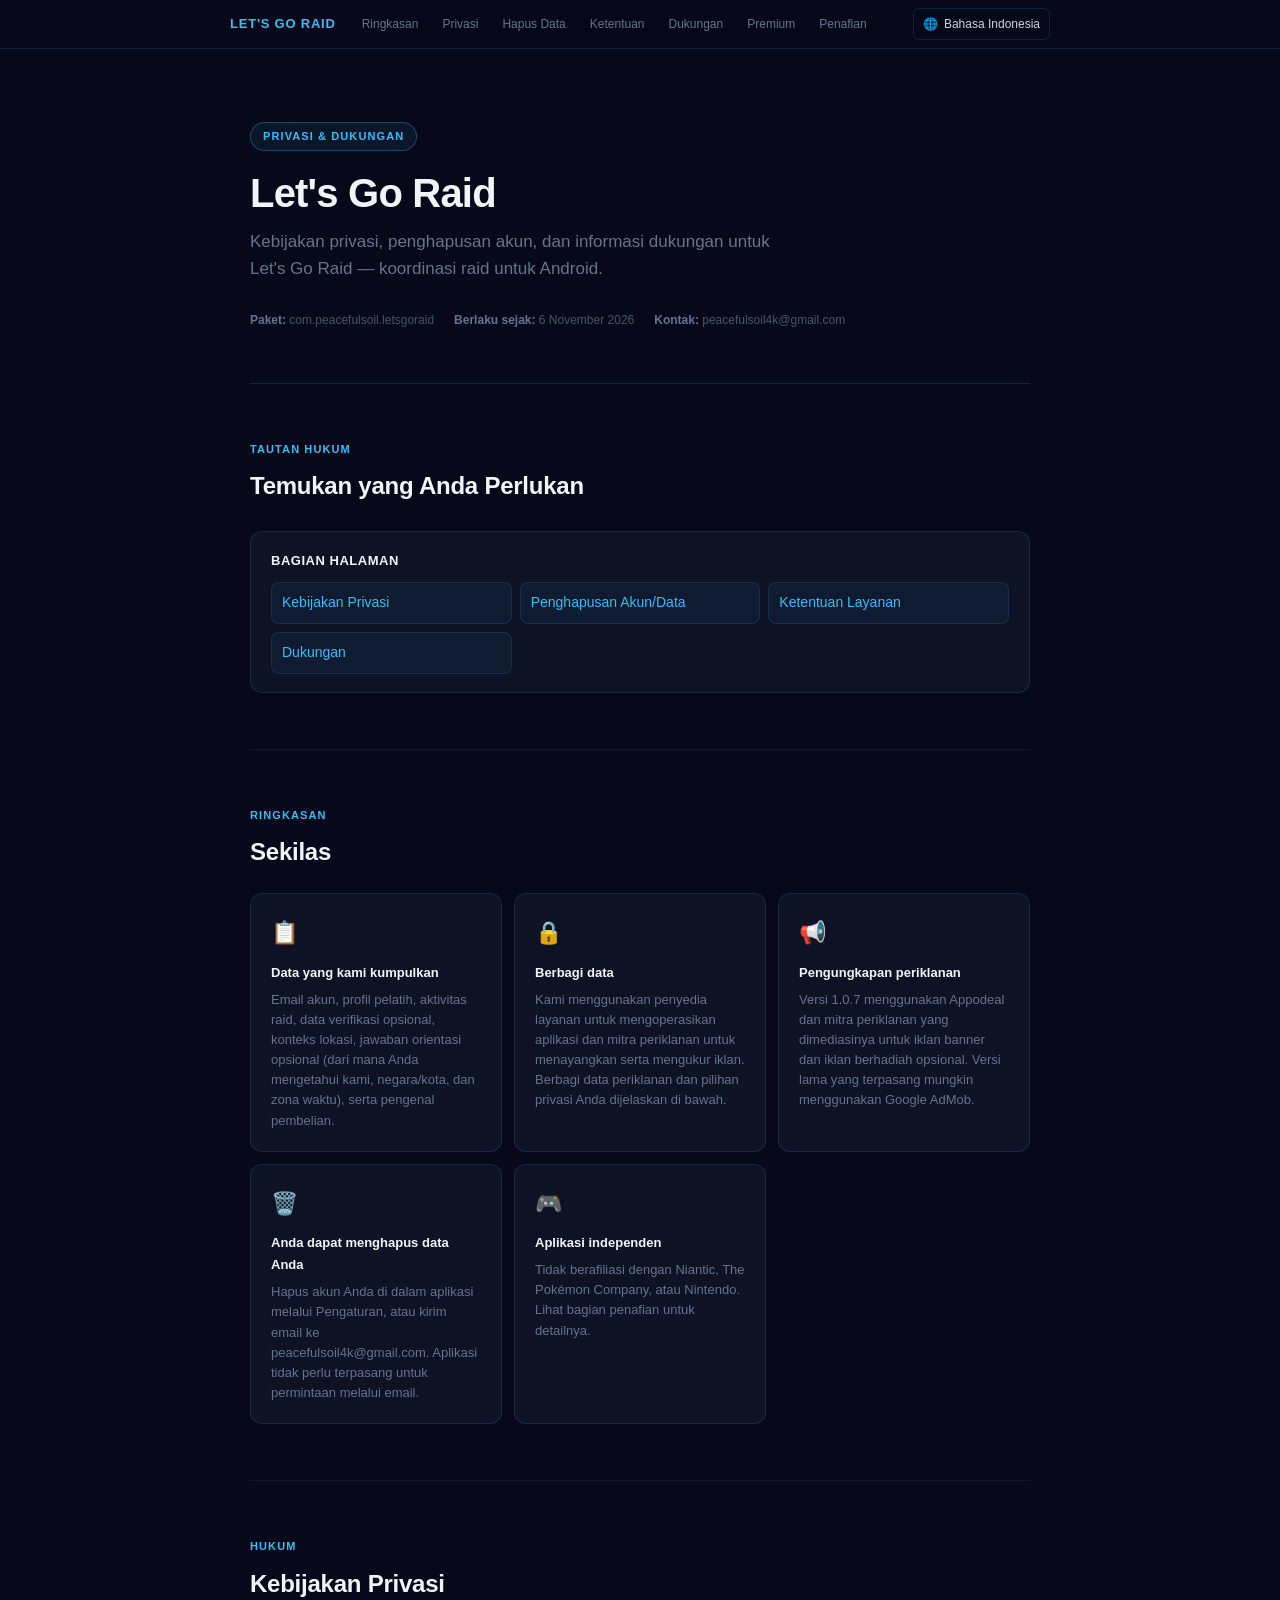
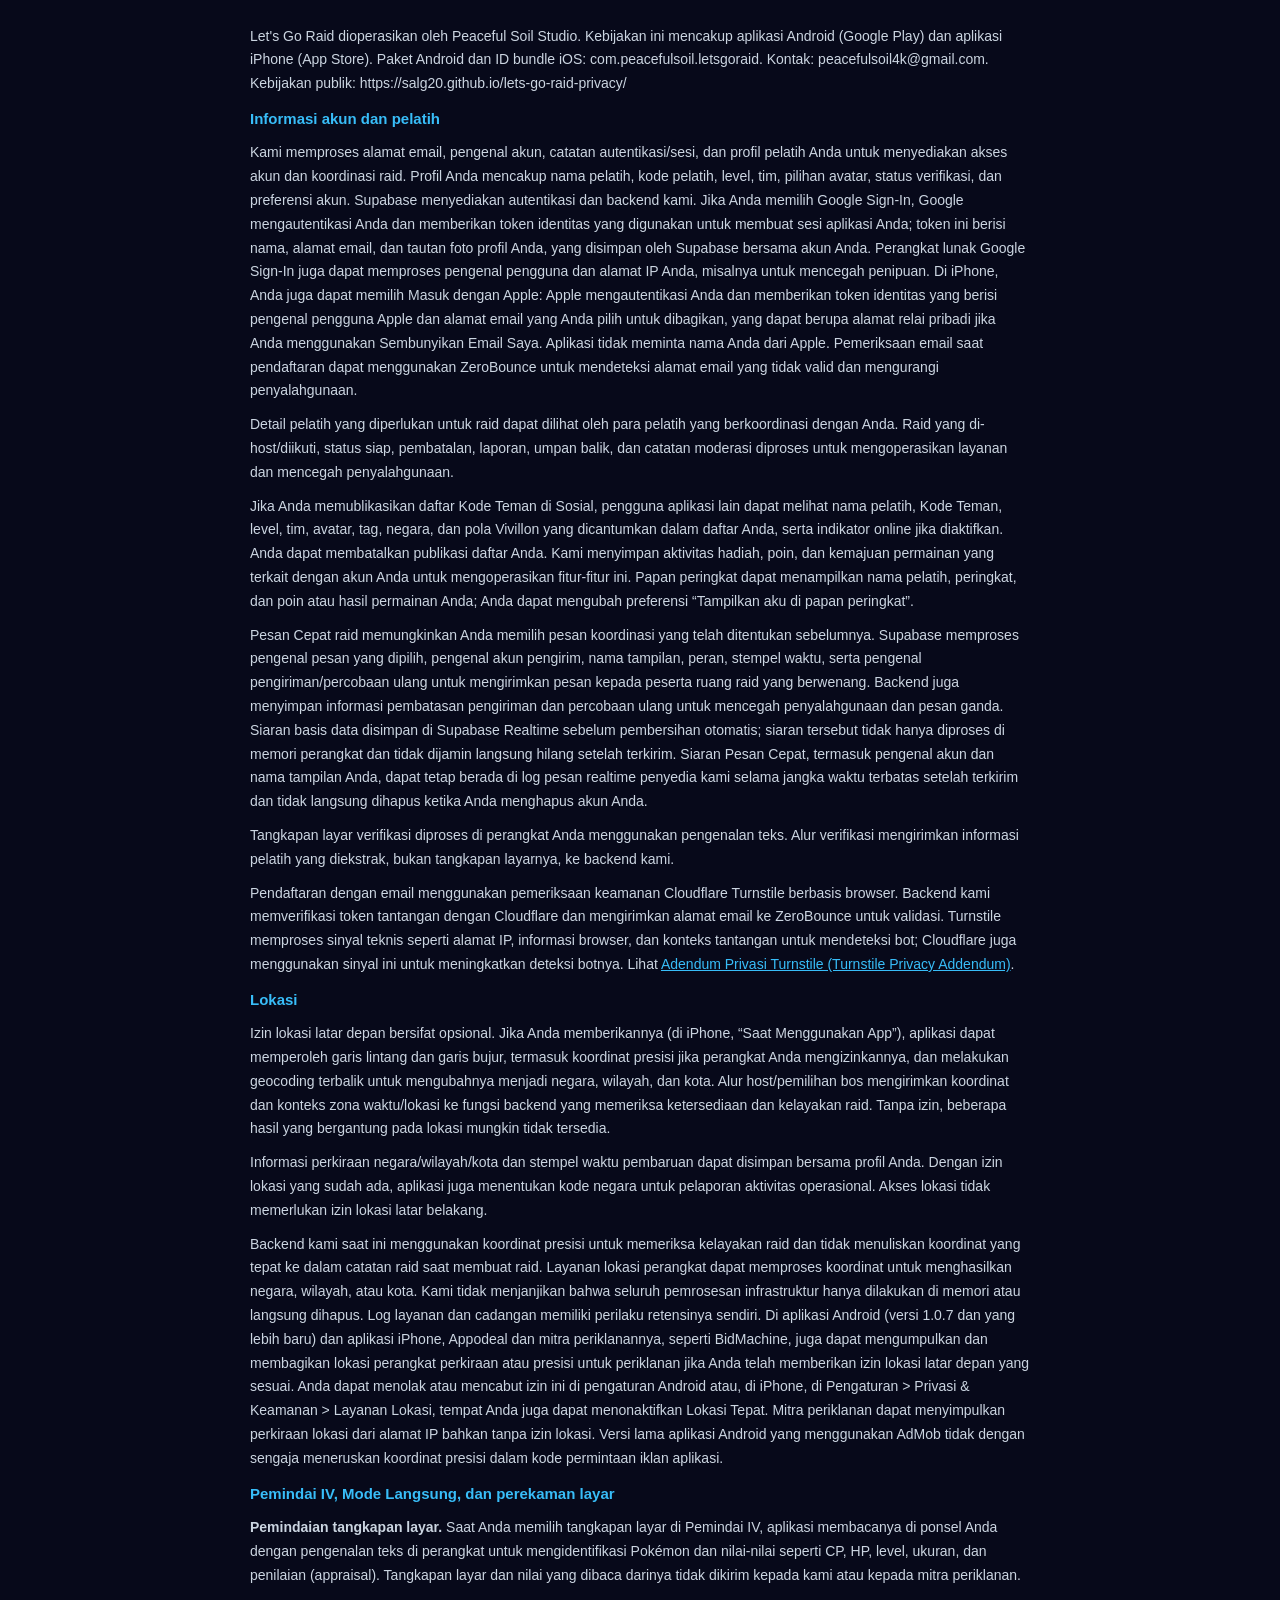
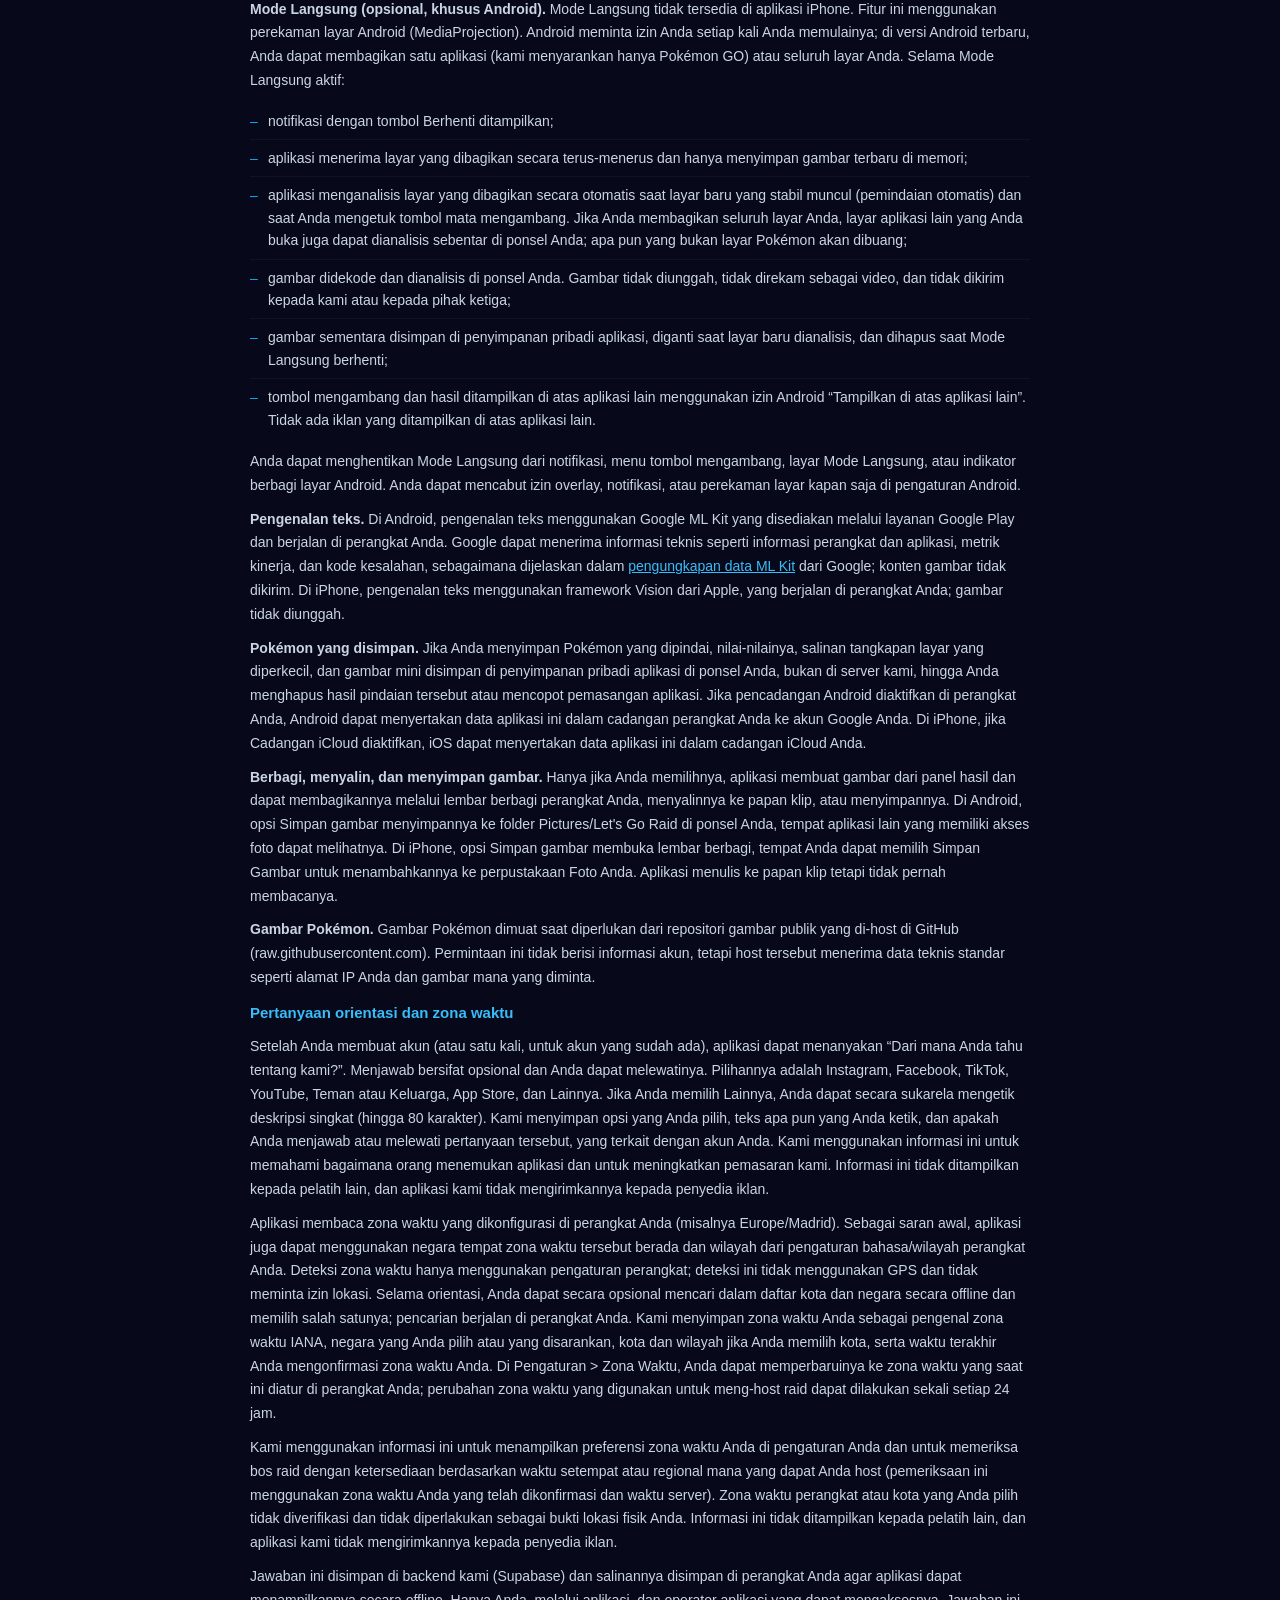
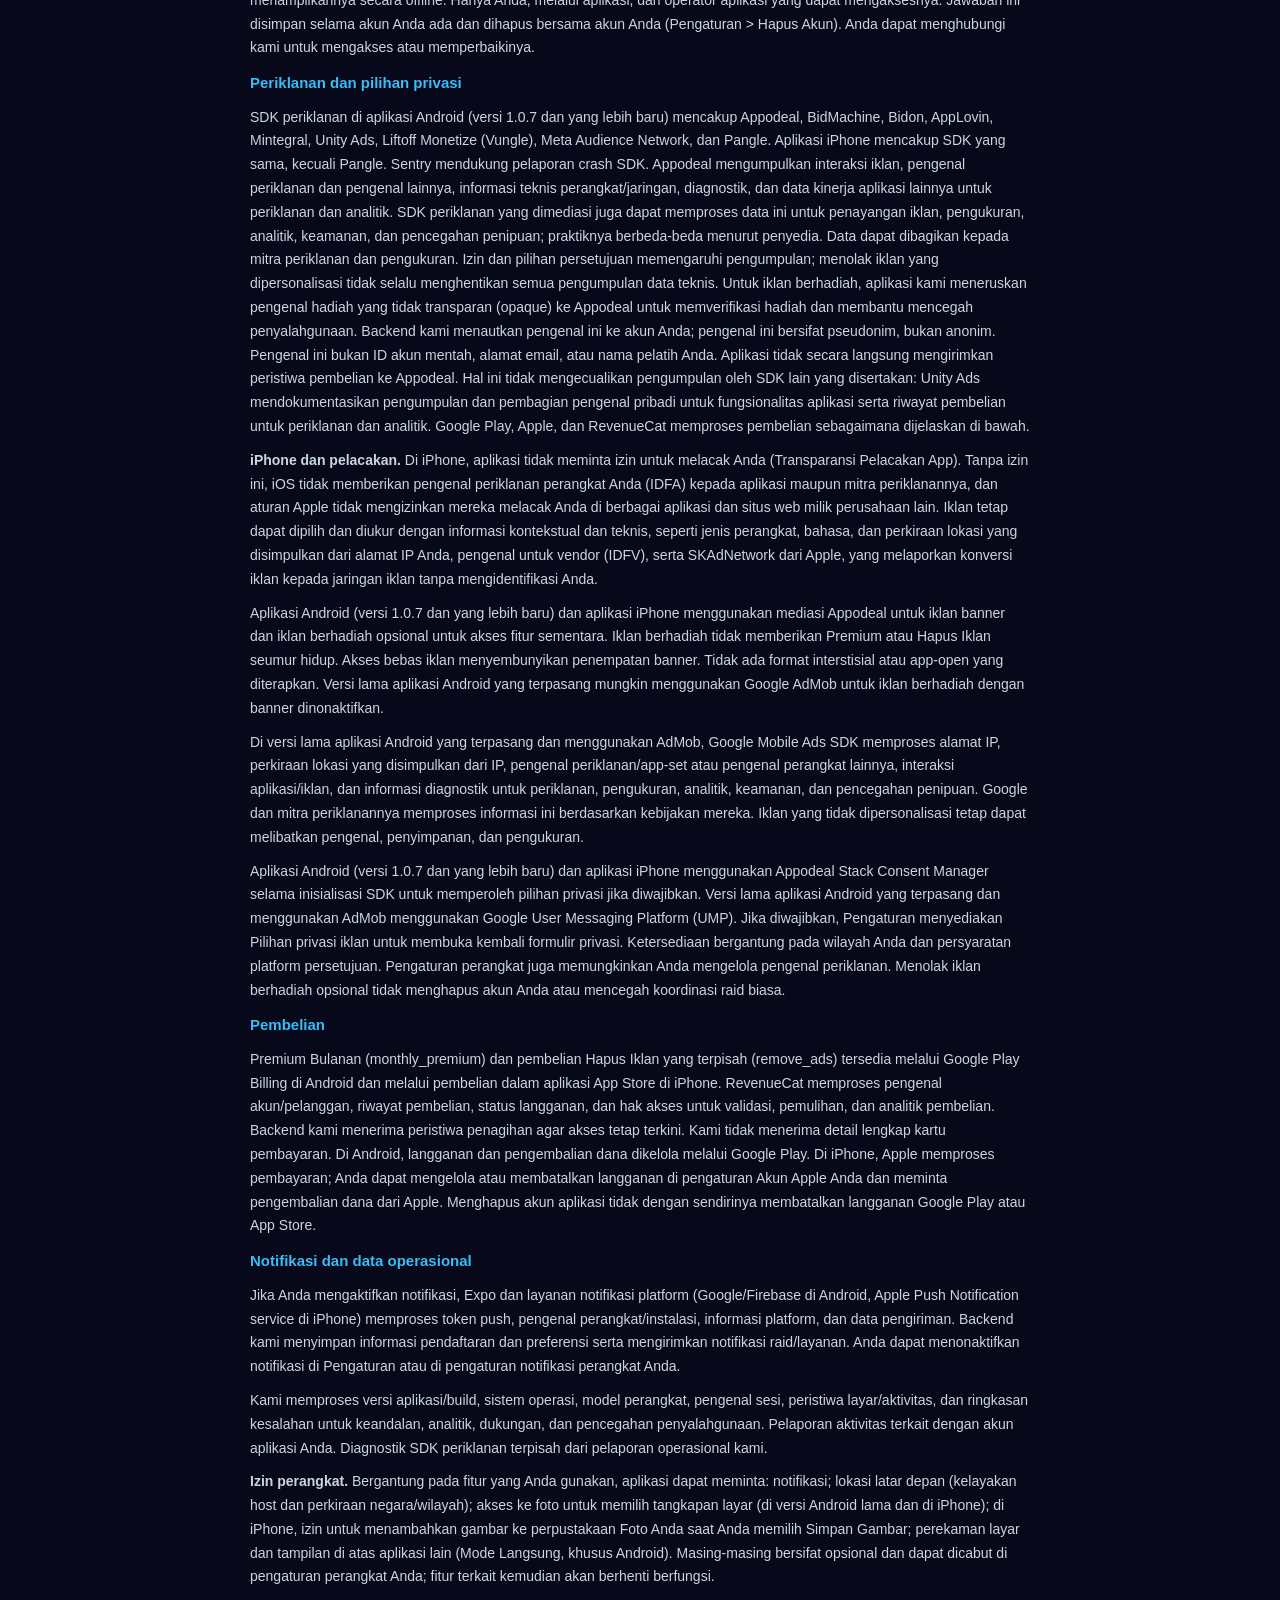
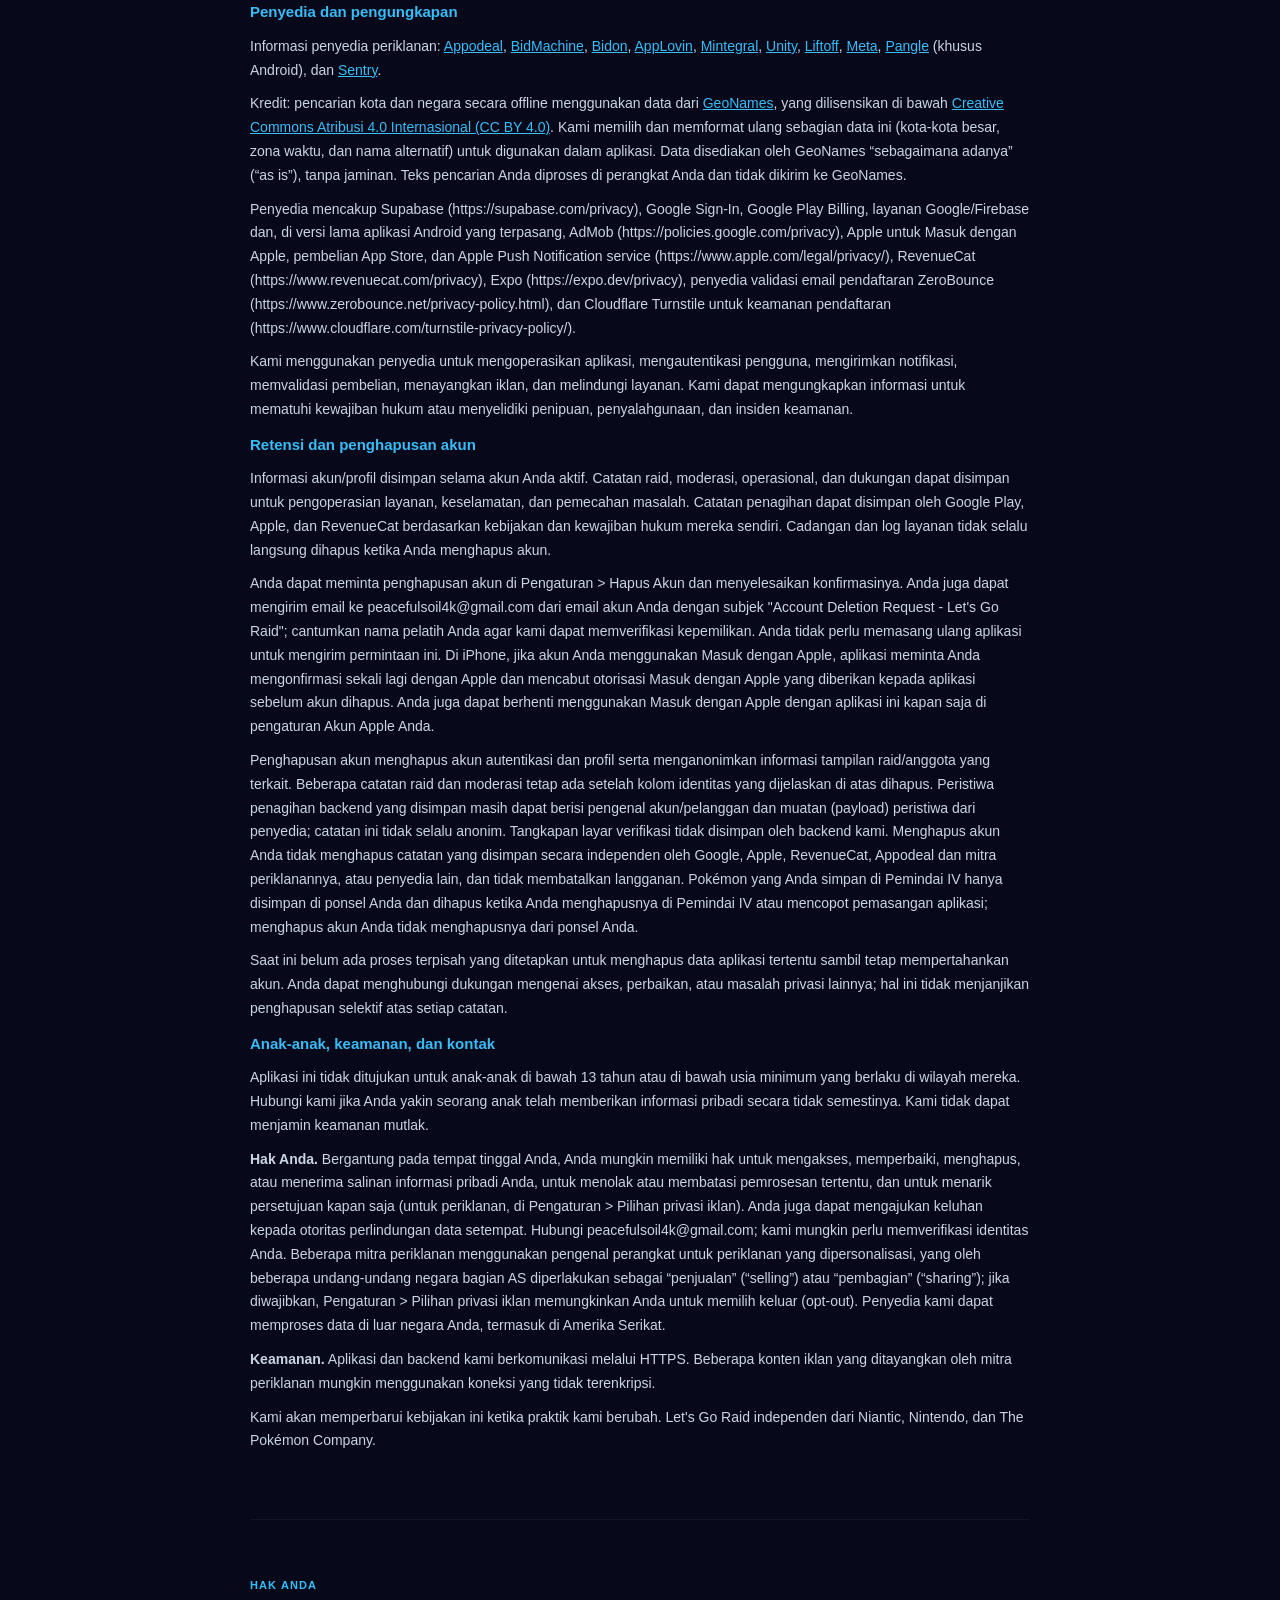
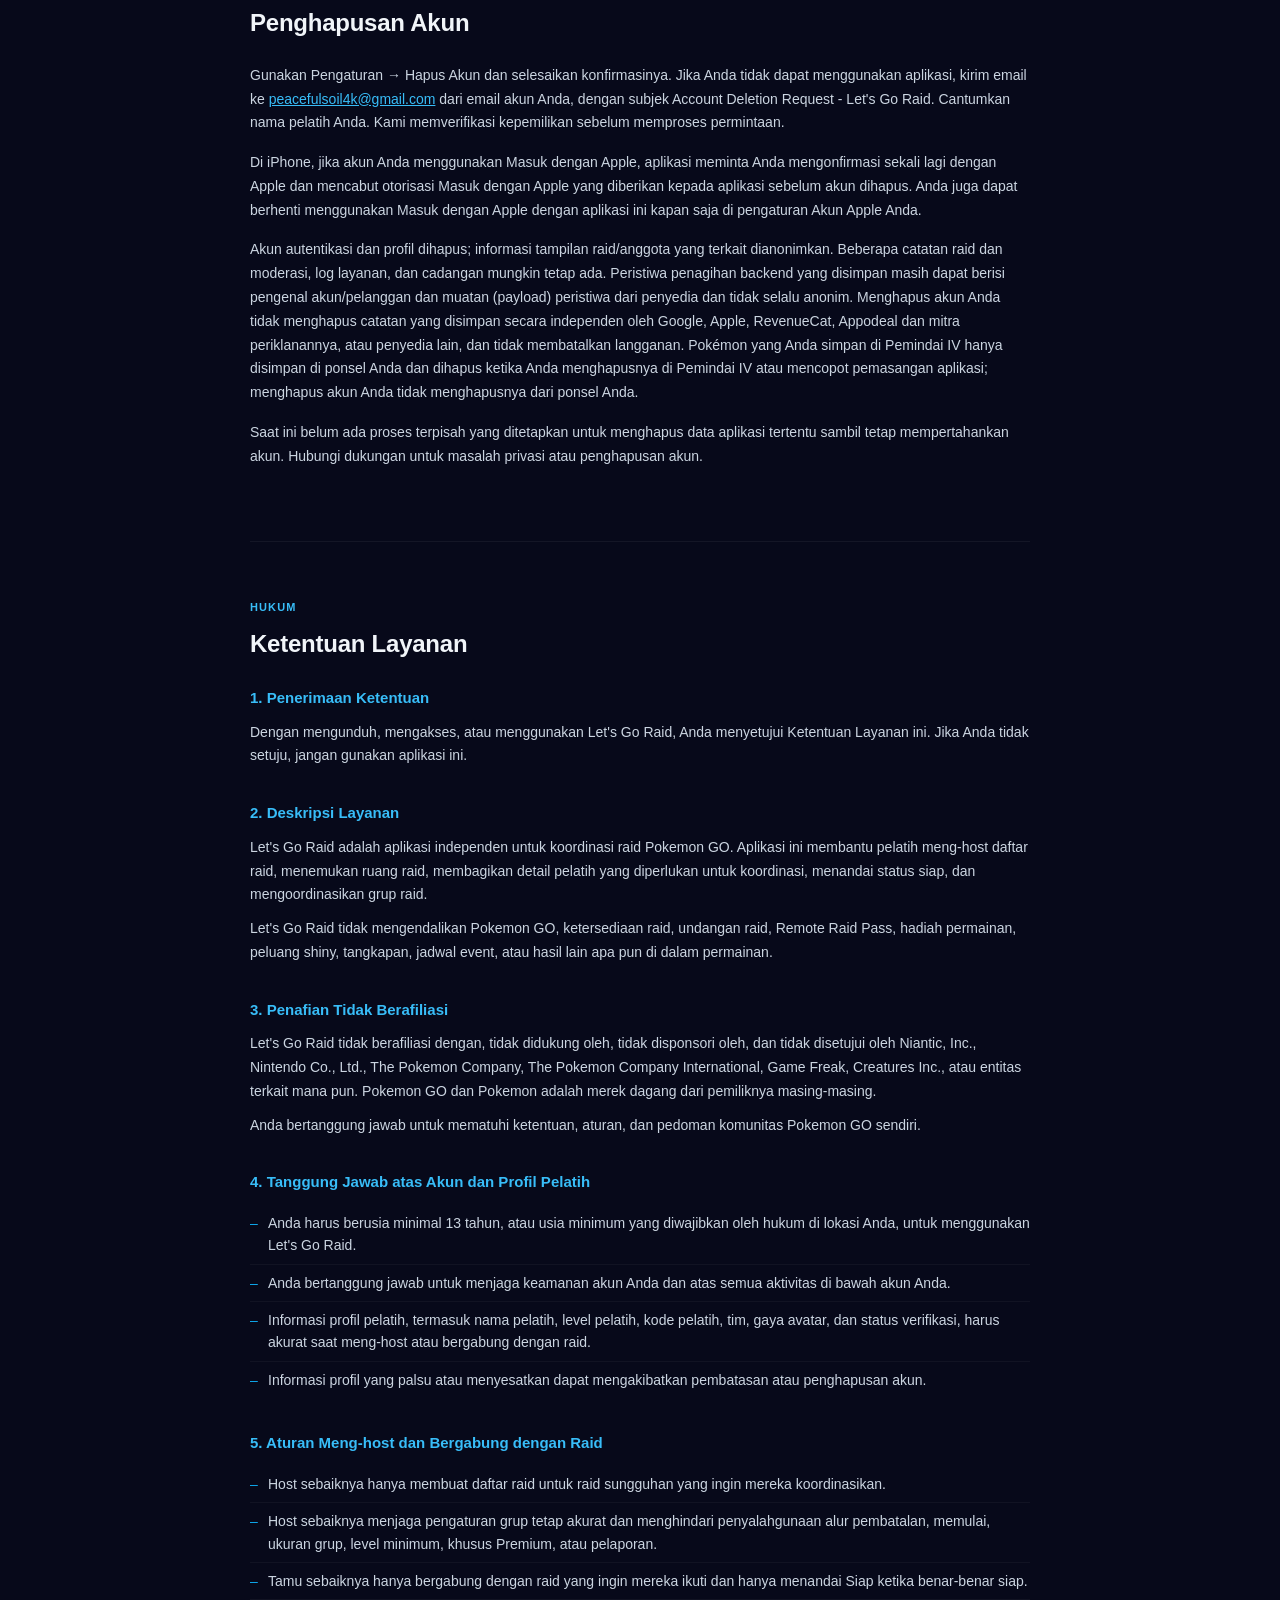
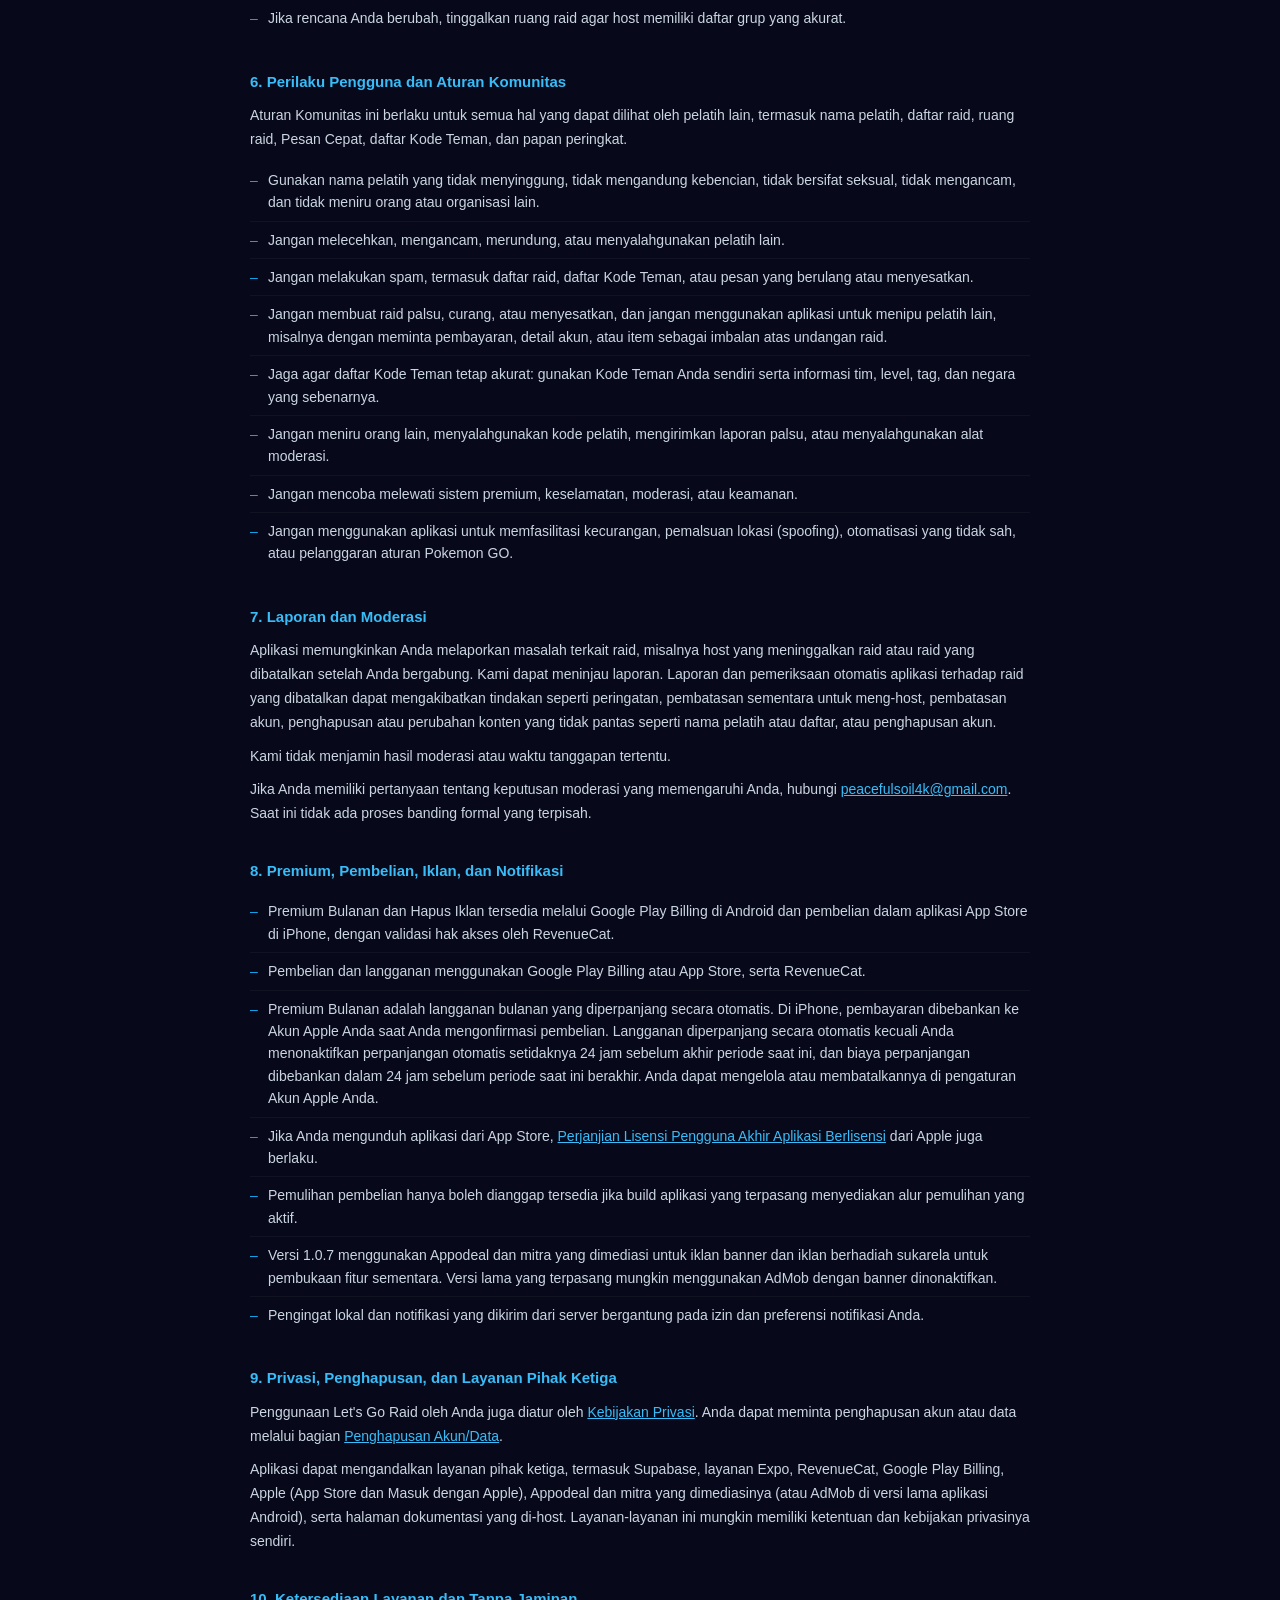
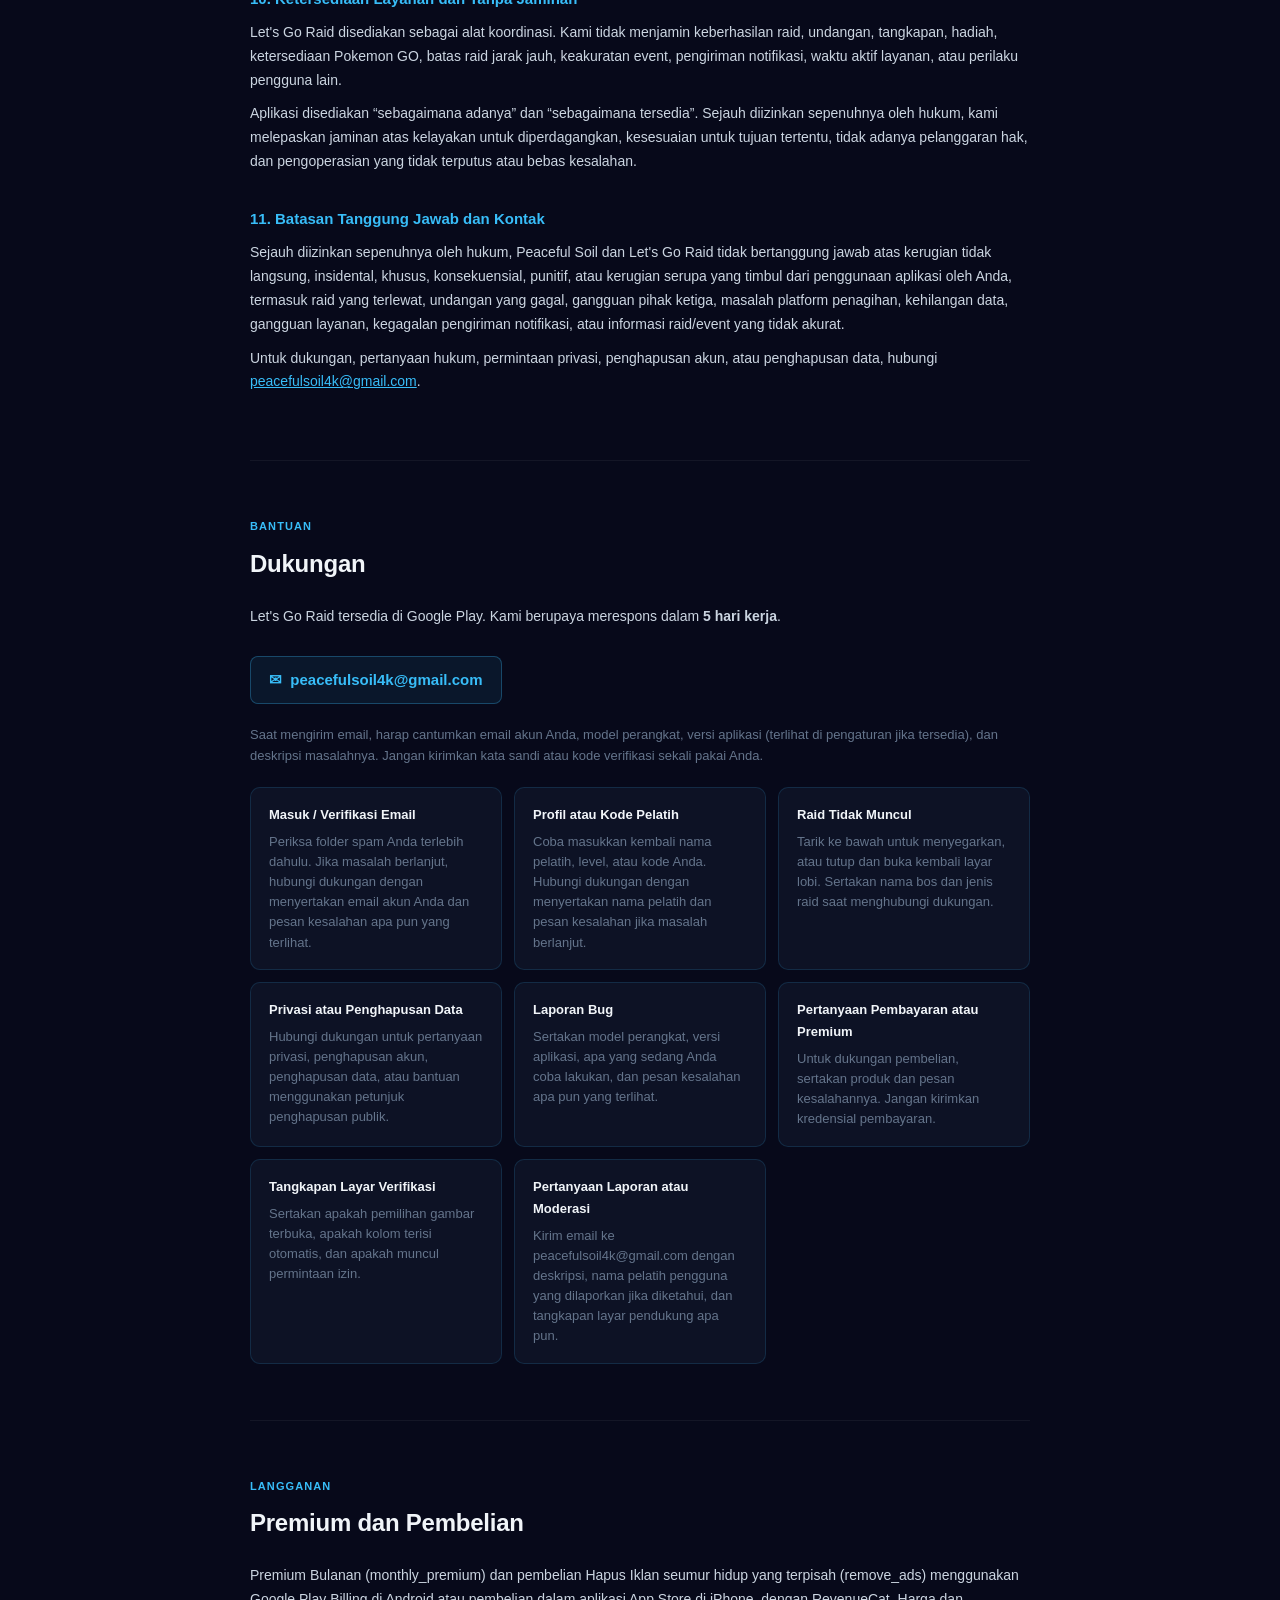
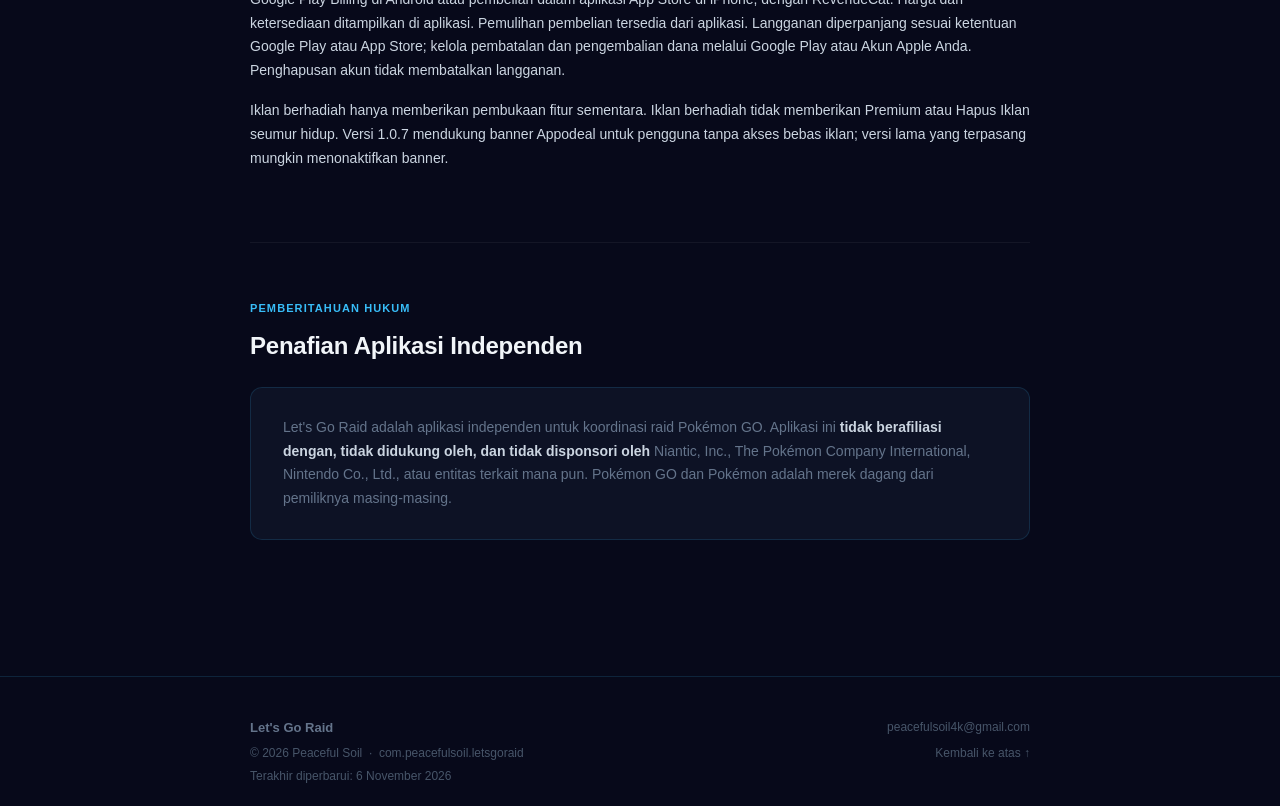
<file: id/index.html>
<!DOCTYPE html>
<html lang="id">
<head>
  <meta charset="UTF-8" />
  <meta name="viewport" content="width=device-width, initial-scale=1.0" />
  <title>Let's Go Raid – Privasi &amp; Dukungan</title>
  <link rel="canonical" href="https://salg20.github.io/lets-go-raid-privacy/id/" />
  <link rel="alternate" hreflang="x-default" href="https://salg20.github.io/lets-go-raid-privacy/" />
  <link rel="alternate" hreflang="en" href="https://salg20.github.io/lets-go-raid-privacy/" />
  <link rel="alternate" hreflang="ja" href="https://salg20.github.io/lets-go-raid-privacy/ja/" />
  <link rel="alternate" hreflang="pt-BR" href="https://salg20.github.io/lets-go-raid-privacy/pt-BR/" />
  <link rel="alternate" hreflang="es" href="https://salg20.github.io/lets-go-raid-privacy/es/" />
  <link rel="alternate" hreflang="de" href="https://salg20.github.io/lets-go-raid-privacy/de/" />
  <link rel="alternate" hreflang="ko" href="https://salg20.github.io/lets-go-raid-privacy/ko/" />
  <link rel="alternate" hreflang="zh-Hant" href="https://salg20.github.io/lets-go-raid-privacy/zh-Hant/" />
  <link rel="alternate" hreflang="id" href="https://salg20.github.io/lets-go-raid-privacy/id/" />
  <link rel="alternate" hreflang="th" href="https://salg20.github.io/lets-go-raid-privacy/th/" />
  <link rel="alternate" hreflang="fr" href="https://salg20.github.io/lets-go-raid-privacy/fr/" />
  <link rel="alternate" hreflang="it" href="https://salg20.github.io/lets-go-raid-privacy/it/" />
  <link rel="alternate" hreflang="hi" href="https://salg20.github.io/lets-go-raid-privacy/hi/" />
  <style>
    *, *::before, *::after { box-sizing: border-box; margin: 0; padding: 0; }

    :root {
      --bg: #07091a;
      --surface: #0d1225;
      --surface2: #111830;
      --border: rgba(56, 189, 248, 0.15);
      --border-strong: rgba(56, 189, 248, 0.3);
      --accent: #38bdf8;
      --accent-dim: #0ea5e9;
      --accent-glow: rgba(56, 189, 248, 0.08);
      --text: #cbd5e1;
      --text-bright: #f1f5f9;
      --text-muted: #64748b;
      --text-dim: #475569;
      --green: #34d399;
      --green-bg: rgba(52, 211, 153, 0.07);
      --green-border: rgba(52, 211, 153, 0.28);
    }

    html { scroll-behavior: smooth; }

    body {
      font-family: -apple-system, BlinkMacSystemFont, "Segoe UI", Roboto, Helvetica, Arial, sans-serif;
      background: var(--bg);
      color: var(--text);
      line-height: 1.7;
    }

    /* NAV */
    nav {
      position: sticky;
      top: 0;
      z-index: 50;
      background: rgba(7, 9, 26, 0.94);
      backdrop-filter: blur(12px);
      border-bottom: 1px solid var(--border);
      padding: 0 20px;
    }
    .nav-bar {
      max-width: 820px;
      margin: 0 auto;
      display: flex;
      align-items: center;
      gap: 8px;
    }
    .nav-inner {
      flex: 1;
      min-width: 0;
      display: flex;
      align-items: center;
      gap: 4px;
      height: 48px;
      overflow-x: auto;
      scrollbar-width: none;
    }
    .nav-inner::-webkit-scrollbar { display: none; }
    .nav-brand {
      font-size: 13px;
      font-weight: 800;
      color: var(--accent);
      letter-spacing: 0.06em;
      text-transform: uppercase;
      white-space: nowrap;
      margin-right: 12px;
      text-decoration: none;
    }
    .nav-link {
      font-size: 12px;
      color: var(--text-muted);
      text-decoration: none;
      white-space: nowrap;
      padding: 6px 10px;
      border-radius: 6px;
      transition: color 0.2s, background 0.2s;
    }
    .nav-link:hover { color: var(--accent); background: var(--accent-glow); }

    /* LANGUAGE MENU (works without JavaScript: <details> + plain links) */
    .lang-menu { position: relative; flex: none; }
    .lang-menu summary {
      list-style: none;
      cursor: pointer;
      display: flex;
      align-items: center;
      gap: 6px;
      font-size: 12px;
      color: var(--text);
      white-space: nowrap;
      padding: 5px 9px;
      border: 1px solid var(--border);
      border-radius: 6px;
    }
    .lang-menu summary::-webkit-details-marker { display: none; }
    .lang-menu summary:hover { color: var(--accent); border-color: var(--border-strong); }
    .lang-menu summary:focus-visible, .lang-list a:focus-visible { outline: 2px solid var(--accent); outline-offset: 2px; }
    .lang-list {
      position: absolute;
      right: 0;
      top: calc(100% + 6px);
      z-index: 60;
      list-style: none;
      min-width: 190px;
      max-height: 70vh;
      overflow-y: auto;
      padding: 6px;
      background: var(--surface);
      border: 1px solid var(--border-strong);
      border-radius: 10px;
      box-shadow: 0 12px 32px rgba(0, 0, 0, 0.45);
    }
    .lang-list a {
      display: block;
      padding: 7px 10px;
      border-radius: 6px;
      font-size: 13px;
      color: var(--text);
      text-decoration: none;
    }
    .lang-list a:hover { background: var(--accent-glow); color: var(--accent); }
    .lang-list a[aria-current="true"] { color: var(--accent); font-weight: 700; }

    /* LAYOUT */
    .container {
      max-width: 820px;
      margin: 0 auto;
      padding: 0 20px 80px;
    }

    /* HERO */
    .hero {
      padding: 72px 0 52px;
      border-bottom: 1px solid var(--border);
    }
    .hero-badge {
      display: inline-flex;
      align-items: center;
      gap: 6px;
      font-size: 11px;
      font-weight: 700;
      letter-spacing: 0.1em;
      text-transform: uppercase;
      color: var(--accent);
      background: var(--accent-glow);
      border: 1px solid var(--border-strong);
      border-radius: 999px;
      padding: 4px 12px;
      margin-bottom: 20px;
    }
    .hero h1 {
      font-size: 40px;
      font-weight: 900;
      color: var(--text-bright);
      line-height: 1.12;
      margin-bottom: 14px;
      letter-spacing: -0.02em;
    }
    .hero-sub {
      font-size: 17px;
      color: var(--text-muted);
      margin-bottom: 28px;
      max-width: 520px;
      line-height: 1.55;
    }
    .hero-meta {
      display: flex;
      flex-wrap: wrap;
      gap: 20px;
    }
    .hero-meta-item {
      font-size: 12px;
      color: var(--text-dim);
    }
    .hero-meta-item strong { color: var(--text-muted); }

    /* SECTION */
    section {
      padding: 56px 0;
      border-bottom: 1px solid rgba(255,255,255,0.05);
    }
    section:last-of-type { border-bottom: none; }
    .section-label {
      font-size: 11px;
      font-weight: 700;
      letter-spacing: 0.1em;
      text-transform: uppercase;
      color: var(--accent);
      margin-bottom: 8px;
    }
    .section-title {
      font-size: 24px;
      font-weight: 800;
      color: var(--text-bright);
      margin-bottom: 20px;
      letter-spacing: -0.01em;
    }

    /* SUMMARY CARDS */
    .cards-grid {
      display: grid;
      grid-template-columns: repeat(auto-fill, minmax(230px, 1fr));
      gap: 12px;
      margin-top: 4px;
    }
    .card {
      background: var(--surface);
      border: 1px solid var(--border);
      border-radius: 12px;
      padding: 20px;
      transition: border-color 0.2s, background 0.2s;
    }
    .card:hover {
      border-color: var(--border-strong);
      background: var(--surface2);
    }
    .card-icon { font-size: 22px; margin-bottom: 10px; display: block; }
    .card-title {
      font-size: 13px;
      font-weight: 700;
      color: var(--text-bright);
      margin-bottom: 6px;
    }
    .card-body {
      font-size: 13px;
      color: var(--text-muted);
      line-height: 1.55;
    }

    /* TABLE OF CONTENTS */
    .toc-panel {
      background: var(--surface);
      border: 1px solid var(--border);
      border-radius: 12px;
      padding: 18px 20px;
      margin-top: 24px;
    }
    .toc-title {
      font-size: 13px;
      font-weight: 800;
      color: var(--text-bright);
      margin-bottom: 10px;
      letter-spacing: 0.04em;
      text-transform: uppercase;
    }
    .toc-links {
      display: grid;
      grid-template-columns: repeat(auto-fit, minmax(180px, 1fr));
      gap: 8px;
    }
    .toc-links a {
      color: var(--accent);
      text-decoration: none;
      font-size: 14px;
      padding: 8px 10px;
      border-radius: 8px;
      background: rgba(56, 189, 248, 0.06);
      border: 1px solid rgba(56, 189, 248, 0.12);
    }
    .toc-links a:hover { background: var(--accent-glow); }
    /* POLICY CONTENT */
    .policy-section { margin-bottom: 32px; }
    .policy-section:last-child { margin-bottom: 0; }
    .policy-h2 {
      font-size: 15px;
      font-weight: 700;
      color: var(--accent);
      margin-bottom: 10px;
    }
    .policy-p {
      font-size: 14px;
      color: var(--text);
      margin-bottom: 10px;
      line-height: 1.7;
    }
    .policy-ul {
      list-style: none;
      margin: 8px 0 12px;
      padding: 0;
    }
    .policy-ul li {
      font-size: 14px;
      color: var(--text);
      padding: 7px 0 7px 18px;
      border-bottom: 1px solid rgba(255,255,255,0.04);
      position: relative;
      line-height: 1.6;
    }
    .policy-ul li::before {
      content: "–";
      position: absolute;
      left: 0;
      color: var(--accent-dim);
    }
    .policy-ul li:last-child { border-bottom: none; }
    .policy-ul li strong { color: var(--text-bright); }
    .policy-ul a { color: var(--accent); }

    /* CALLOUT BOXES */
    .callout {
      border-radius: 10px;
      padding: 20px 24px;
      margin: 20px 0;
    }
    .callout-green {
      background: var(--green-bg);
      border: 1px solid var(--green-border);
    }
    .callout-blue {
      background: var(--accent-glow);
      border: 1px solid var(--border-strong);
    }
    .callout-title {
      font-size: 13px;
      font-weight: 700;
      margin-bottom: 10px;
    }
    .callout-green .callout-title { color: var(--green); }
    .callout-blue .callout-title { color: var(--accent); }
    .callout-body {
      font-size: 14px;
      color: var(--text);
      line-height: 1.65;
    }
    .callout-body a { color: var(--accent); }
    .callout-body strong { color: var(--text-bright); }

    /* DELETION STEPS */
    .deletion-steps {
      display: grid;
      grid-template-columns: repeat(auto-fill, minmax(210px, 1fr));
      gap: 12px;
      margin: 20px 0;
    }
    .deletion-step {
      background: var(--surface);
      border: 1px solid var(--border);
      border-radius: 10px;
      padding: 16px 18px;
    }
    .deletion-step-num {
      font-size: 11px;
      font-weight: 700;
      color: var(--accent);
      letter-spacing: 0.08em;
      text-transform: uppercase;
      margin-bottom: 6px;
    }
    .deletion-step-title {
      font-size: 13px;
      font-weight: 700;
      color: var(--text-bright);
      margin-bottom: 4px;
    }
    .deletion-step-body {
      font-size: 13px;
      color: var(--text-muted);
      line-height: 1.5;
    }
    .deletion-step-body a { color: var(--accent); }
    .deletion-step-body em { font-style: italic; }

    /* SUPPORT TOPICS */
    .support-topics {
      display: grid;
      grid-template-columns: repeat(auto-fill, minmax(250px, 1fr));
      gap: 12px;
      margin-top: 20px;
    }
    .support-topic {
      background: var(--surface);
      border: 1px solid var(--border);
      border-radius: 10px;
      padding: 16px 18px;
    }
    .support-topic-title {
      font-size: 13px;
      font-weight: 700;
      color: var(--text-bright);
      margin-bottom: 6px;
    }
    .support-topic-body {
      font-size: 13px;
      color: var(--text-muted);
      line-height: 1.55;
    }

    /* EMAIL BUTTON */
    a { color: var(--accent); text-decoration: underline; }
    .email-link {
      display: inline-flex;
      align-items: center;
      gap: 8px;
      font-size: 15px;
      font-weight: 600;
      color: var(--accent);
      text-decoration: none;
      background: var(--accent-glow);
      border: 1px solid var(--border-strong);
      border-radius: 8px;
      padding: 10px 18px;
      margin: 12px 0;
      transition: background 0.2s, border-color 0.2s;
    }
    .email-link:hover {
      background: rgba(56, 189, 248, 0.14);
      border-color: var(--accent);
    }

    /* DISCLAIMER */
    .disclaimer-box {
      background: var(--surface);
      border: 1px solid var(--border);
      border-radius: 12px;
      padding: 28px 32px;
    }
    .disclaimer-box p {
      font-size: 14px;
      color: var(--text-muted);
      line-height: 1.7;
    }
    .disclaimer-box strong { color: var(--text); }

    /* FOOTER */
    footer {
      padding: 40px 0 20px;
      border-top: 1px solid var(--border);
    }
    .footer-inner {
      display: flex;
      flex-wrap: wrap;
      justify-content: space-between;
      align-items: flex-start;
      gap: 16px;
    }
    .footer-brand {
      font-size: 13px;
      font-weight: 700;
      color: var(--text-muted);
    }
    .footer-copy {
      font-size: 12px;
      color: var(--text-dim);
      margin-top: 4px;
    }
    .footer-links {
      display: flex;
      flex-direction: column;
      align-items: flex-end;
      gap: 6px;
    }
    .footer-links a {
      font-size: 12px;
      color: var(--text-dim);
      text-decoration: none;
    }
    .footer-links a:hover { color: var(--accent); }

    /* BODY HELPERS */
    .body-text {
      font-size: 14px;
      color: var(--text);
      margin-bottom: 16px;
      line-height: 1.7;
    }
    .body-text-muted {
      font-size: 13px;
      color: var(--text-muted);
      margin-bottom: 16px;
      line-height: 1.65;
    }

    /* RESPONSIVE */
    @media (max-width: 600px) {
      .hero h1 { font-size: 28px; }
      .hero-sub { font-size: 15px; }
      .section-title { font-size: 20px; }
      .cards-grid { grid-template-columns: 1fr; }
      .deletion-steps { grid-template-columns: 1fr; }
      .support-topics { grid-template-columns: 1fr; }
      .disclaimer-box { padding: 20px; }
      .footer-links { align-items: flex-start; }
      nav { padding: 0 12px; }
      .container { padding: 0 16px 60px; }
      .callout { padding: 16px 18px; }
    }
  </style>
</head>
<body>

  <!-- STICKY NAV -->
  <nav>
    <div class="nav-bar">
    <div class="nav-inner">
      <a class="nav-brand" href="#top">Let's Go Raid</a>
      <a class="nav-link" href="#summary">Ringkasan</a>
      <a class="nav-link" href="#privacy">Privasi</a>
      <a class="nav-link" href="#deletion">Hapus Data</a>
      <a class="nav-link" href="#terms">Ketentuan</a>
      <a class="nav-link" href="#support">Dukungan</a>
      <a class="nav-link" href="#premium">Premium</a>
      <a class="nav-link" href="#disclaimer">Penafian</a>
    </div>
    <!-- LANGUAGE MENU: language names stay in their own language on every page. -->
    <details class="lang-menu">
      <summary aria-label="Bahasa: Bahasa Indonesia"><span aria-hidden="true">🌐</span><span>Bahasa Indonesia</span></summary>
      <ul class="lang-list">
        <li><a href="../" hreflang="en" lang="en" data-lang="en">English</a></li>
        <li><a href="../ja/" hreflang="ja" lang="ja" data-lang="ja">日本語</a></li>
        <li><a href="../pt-BR/" hreflang="pt-BR" lang="pt-BR" data-lang="pt-BR">Português (Brasil)</a></li>
        <li><a href="../es/" hreflang="es" lang="es" data-lang="es">Español</a></li>
        <li><a href="../de/" hreflang="de" lang="de" data-lang="de">Deutsch</a></li>
        <li><a href="../ko/" hreflang="ko" lang="ko" data-lang="ko">한국어</a></li>
        <li><a href="../zh-Hant/" hreflang="zh-Hant" lang="zh-Hant" data-lang="zh-Hant">繁體中文</a></li>
        <li><a href="../id/" hreflang="id" lang="id" data-lang="id" aria-current="true">Bahasa Indonesia</a></li>
        <li><a href="../th/" hreflang="th" lang="th" data-lang="th">ไทย</a></li>
        <li><a href="../fr/" hreflang="fr" lang="fr" data-lang="fr">Français</a></li>
        <li><a href="../it/" hreflang="it" lang="it" data-lang="it">Italiano</a></li>
        <li><a href="../hi/" hreflang="hi" lang="hi" data-lang="hi">हिन्दी</a></li>
      </ul>
    </details>
    </div>
  </nav>

  <div class="container" id="top">

    <!-- HERO -->
    <div class="hero">
      <div class="hero-badge">Privasi &amp; Dukungan</div>
      <h1>Let's Go Raid</h1>
      <p class="hero-sub">Kebijakan privasi, penghapusan akun, dan informasi dukungan untuk Let's Go Raid — koordinasi raid untuk Android.</p>
      <div class="hero-meta">
        <span class="hero-meta-item"><strong>Paket:</strong> com.peacefulsoil.letsgoraid</span>
        <span class="hero-meta-item"><strong>Berlaku sejak:</strong> 6 November 2026</span>
        <span class="hero-meta-item"><strong>Kontak:</strong> peacefulsoil4k@gmail.com</span>
      </div>
    </div>

    <!-- TABLE OF CONTENTS -->
    <section id="toc">
      <div class="section-label">Tautan Hukum</div>
      <div class="section-title">Temukan yang Anda Perlukan</div>
      <div class="toc-panel">
        <div class="toc-title">Bagian halaman</div>
        <div class="toc-links">
          <a href="#privacy">Kebijakan Privasi</a>
          <a href="#deletion">Penghapusan Akun/Data</a>
          <a href="#terms">Ketentuan Layanan</a>
          <a href="#support">Dukungan</a>
        </div>
      </div>
    </section>
    <!-- QUICK SUMMARY -->
    <section id="summary">
      <div class="section-label">Ringkasan</div>
      <div class="section-title">Sekilas</div>
      <div class="cards-grid">
        <div class="card">
          <span class="card-icon">📋</span>
          <div class="card-title">Data yang kami kumpulkan</div>
          <div class="card-body">Email akun, profil pelatih, aktivitas raid, data verifikasi opsional, konteks lokasi, jawaban orientasi opsional (dari mana Anda mengetahui kami, negara/kota, dan zona waktu), serta pengenal pembelian.</div>
        </div>
        <div class="card">
          <span class="card-icon">🔒</span>
          <div class="card-title">Berbagi data</div>
          <div class="card-body">Kami menggunakan penyedia layanan untuk mengoperasikan aplikasi dan mitra periklanan untuk menayangkan serta mengukur iklan. Berbagi data periklanan dan pilihan privasi Anda dijelaskan di bawah.</div>
        </div>
        <div class="card">
          <span class="card-icon">📢</span>
          <div class="card-title">Pengungkapan periklanan</div>
          <div class="card-body">Versi 1.0.7 menggunakan Appodeal dan mitra periklanan yang dimediasinya untuk iklan banner dan iklan berhadiah opsional. Versi lama yang terpasang mungkin menggunakan Google AdMob.</div>
        </div>
        <div class="card">
          <span class="card-icon">🗑️</span>
          <div class="card-title">Anda dapat menghapus data Anda</div>
          <div class="card-body">Hapus akun Anda di dalam aplikasi melalui Pengaturan, atau kirim email ke peacefulsoil4k@gmail.com. Aplikasi tidak perlu terpasang untuk permintaan melalui email.</div>
        </div>
        <div class="card">
          <span class="card-icon">🎮</span>
          <div class="card-title">Aplikasi independen</div>
          <div class="card-body">Tidak berafiliasi dengan Niantic, The Pokémon Company, atau Nintendo. Lihat bagian penafian untuk detailnya.</div>
        </div>
      </div>
    </section>

    <!-- PRIVACY POLICY -->
    <section id="privacy"><div class="section-label">Hukum</div><div class="section-title">Kebijakan Privasi</div>
<p class="policy-p">Let's Go Raid dioperasikan oleh Peaceful Soil Studio. Kebijakan ini mencakup aplikasi Android (Google Play) dan aplikasi iPhone (App Store). Paket Android dan ID bundle iOS: com.peacefulsoil.letsgoraid. Kontak: peacefulsoil4k@gmail.com. Kebijakan publik: https://salg20.github.io/lets-go-raid-privacy/</p>
<h3 class="policy-h2">Informasi akun dan pelatih</h3>
<p class="policy-p">Kami memproses alamat email, pengenal akun, catatan autentikasi/sesi, dan profil pelatih Anda untuk menyediakan akses akun dan koordinasi raid. Profil Anda mencakup nama pelatih, kode pelatih, level, tim, pilihan avatar, status verifikasi, dan preferensi akun. Supabase menyediakan autentikasi dan backend kami. Jika Anda memilih Google Sign-In, Google mengautentikasi Anda dan memberikan token identitas yang digunakan untuk membuat sesi aplikasi Anda; token ini berisi nama, alamat email, dan tautan foto profil Anda, yang disimpan oleh Supabase bersama akun Anda. Perangkat lunak Google Sign-In juga dapat memproses pengenal pengguna dan alamat IP Anda, misalnya untuk mencegah penipuan. Di iPhone, Anda juga dapat memilih Masuk dengan Apple: Apple mengautentikasi Anda dan memberikan token identitas yang berisi pengenal pengguna Apple dan alamat email yang Anda pilih untuk dibagikan, yang dapat berupa alamat relai pribadi jika Anda menggunakan Sembunyikan Email Saya. Aplikasi tidak meminta nama Anda dari Apple. Pemeriksaan email saat pendaftaran dapat menggunakan ZeroBounce untuk mendeteksi alamat email yang tidak valid dan mengurangi penyalahgunaan.</p>
<p class="policy-p">Detail pelatih yang diperlukan untuk raid dapat dilihat oleh para pelatih yang berkoordinasi dengan Anda. Raid yang di-host/diikuti, status siap, pembatalan, laporan, umpan balik, dan catatan moderasi diproses untuk mengoperasikan layanan dan mencegah penyalahgunaan.</p>
<p class="policy-p">Jika Anda memublikasikan daftar Kode Teman di Sosial, pengguna aplikasi lain dapat melihat nama pelatih, Kode Teman, level, tim, avatar, tag, negara, dan pola Vivillon yang dicantumkan dalam daftar Anda, serta indikator online jika diaktifkan. Anda dapat membatalkan publikasi daftar Anda. Kami menyimpan aktivitas hadiah, poin, dan kemajuan permainan yang terkait dengan akun Anda untuk mengoperasikan fitur-fitur ini. Papan peringkat dapat menampilkan nama pelatih, peringkat, dan poin atau hasil permainan Anda; Anda dapat mengubah preferensi “Tampilkan aku di papan peringkat”.</p>
<p class="policy-p">Pesan Cepat raid memungkinkan Anda memilih pesan koordinasi yang telah ditentukan sebelumnya. Supabase memproses pengenal pesan yang dipilih, pengenal akun pengirim, nama tampilan, peran, stempel waktu, serta pengenal pengiriman/percobaan ulang untuk mengirimkan pesan kepada peserta ruang raid yang berwenang. Backend juga menyimpan informasi pembatasan pengiriman dan percobaan ulang untuk mencegah penyalahgunaan dan pesan ganda. Siaran basis data disimpan di Supabase Realtime sebelum pembersihan otomatis; siaran tersebut tidak hanya diproses di memori perangkat dan tidak dijamin langsung hilang setelah terkirim. Siaran Pesan Cepat, termasuk pengenal akun dan nama tampilan Anda, dapat tetap berada di log pesan realtime penyedia kami selama jangka waktu terbatas setelah terkirim dan tidak langsung dihapus ketika Anda menghapus akun Anda.</p>
<p class="policy-p">Tangkapan layar verifikasi diproses di perangkat Anda menggunakan pengenalan teks. Alur verifikasi mengirimkan informasi pelatih yang diekstrak, bukan tangkapan layarnya, ke backend kami.</p>
<p class="policy-p">Pendaftaran dengan email menggunakan pemeriksaan keamanan Cloudflare Turnstile berbasis browser. Backend kami memverifikasi token tantangan dengan Cloudflare dan mengirimkan alamat email ke ZeroBounce untuk validasi. Turnstile memproses sinyal teknis seperti alamat IP, informasi browser, dan konteks tantangan untuk mendeteksi bot; Cloudflare juga menggunakan sinyal ini untuk meningkatkan deteksi botnya. Lihat <a href="https://www.cloudflare.com/turnstile-privacy-policy/">Adendum Privasi Turnstile (Turnstile Privacy Addendum)</a>.</p>
<h3 class="policy-h2">Lokasi</h3>
<p class="policy-p">Izin lokasi latar depan bersifat opsional. Jika Anda memberikannya (di iPhone, “Saat Menggunakan App”), aplikasi dapat memperoleh garis lintang dan garis bujur, termasuk koordinat presisi jika perangkat Anda mengizinkannya, dan melakukan geocoding terbalik untuk mengubahnya menjadi negara, wilayah, dan kota. Alur host/pemilihan bos mengirimkan koordinat dan konteks zona waktu/lokasi ke fungsi backend yang memeriksa ketersediaan dan kelayakan raid. Tanpa izin, beberapa hasil yang bergantung pada lokasi mungkin tidak tersedia.</p>
<p class="policy-p">Informasi perkiraan negara/wilayah/kota dan stempel waktu pembaruan dapat disimpan bersama profil Anda. Dengan izin lokasi yang sudah ada, aplikasi juga menentukan kode negara untuk pelaporan aktivitas operasional. Akses lokasi tidak memerlukan izin lokasi latar belakang.</p>
<p class="policy-p">Backend kami saat ini menggunakan koordinat presisi untuk memeriksa kelayakan raid dan tidak menuliskan koordinat yang tepat ke dalam catatan raid saat membuat raid. Layanan lokasi perangkat dapat memproses koordinat untuk menghasilkan negara, wilayah, atau kota. Kami tidak menjanjikan bahwa seluruh pemrosesan infrastruktur hanya dilakukan di memori atau langsung dihapus. Log layanan dan cadangan memiliki perilaku retensinya sendiri. Di aplikasi Android (versi 1.0.7 dan yang lebih baru) dan aplikasi iPhone, Appodeal dan mitra periklanannya, seperti BidMachine, juga dapat mengumpulkan dan membagikan lokasi perangkat perkiraan atau presisi untuk periklanan jika Anda telah memberikan izin lokasi latar depan yang sesuai. Anda dapat menolak atau mencabut izin ini di pengaturan Android atau, di iPhone, di Pengaturan &gt; Privasi &amp; Keamanan &gt; Layanan Lokasi, tempat Anda juga dapat menonaktifkan Lokasi Tepat. Mitra periklanan dapat menyimpulkan perkiraan lokasi dari alamat IP bahkan tanpa izin lokasi. Versi lama aplikasi Android yang menggunakan AdMob tidak dengan sengaja meneruskan koordinat presisi dalam kode permintaan iklan aplikasi.</p>
<h3 class="policy-h2">Pemindai IV, Mode Langsung, dan perekaman layar</h3>
<p class="policy-p"><strong>Pemindaian tangkapan layar.</strong> Saat Anda memilih tangkapan layar di Pemindai IV, aplikasi membacanya di ponsel Anda dengan pengenalan teks di perangkat untuk mengidentifikasi Pokémon dan nilai-nilai seperti CP, HP, level, ukuran, dan penilaian (appraisal). Tangkapan layar dan nilai yang dibaca darinya tidak dikirim kepada kami atau kepada mitra periklanan.</p>
<p class="policy-p"><strong>Mode Langsung (opsional, khusus Android).</strong> Mode Langsung tidak tersedia di aplikasi iPhone. Fitur ini menggunakan perekaman layar Android (MediaProjection). Android meminta izin Anda setiap kali Anda memulainya; di versi Android terbaru, Anda dapat membagikan satu aplikasi (kami menyarankan hanya Pokémon GO) atau seluruh layar Anda. Selama Mode Langsung aktif:</p>
<ul class="policy-ul">
<li>notifikasi dengan tombol Berhenti ditampilkan;</li>
<li>aplikasi menerima layar yang dibagikan secara terus-menerus dan hanya menyimpan gambar terbaru di memori;</li>
<li>aplikasi menganalisis layar yang dibagikan secara otomatis saat layar baru yang stabil muncul (pemindaian otomatis) dan saat Anda mengetuk tombol mata mengambang. Jika Anda membagikan seluruh layar Anda, layar aplikasi lain yang Anda buka juga dapat dianalisis sebentar di ponsel Anda; apa pun yang bukan layar Pokémon akan dibuang;</li>
<li>gambar didekode dan dianalisis di ponsel Anda. Gambar tidak diunggah, tidak direkam sebagai video, dan tidak dikirim kepada kami atau kepada pihak ketiga;</li>
<li>gambar sementara disimpan di penyimpanan pribadi aplikasi, diganti saat layar baru dianalisis, dan dihapus saat Mode Langsung berhenti;</li>
<li>tombol mengambang dan hasil ditampilkan di atas aplikasi lain menggunakan izin Android “Tampilkan di atas aplikasi lain”. Tidak ada iklan yang ditampilkan di atas aplikasi lain.</li>
</ul>
<p class="policy-p">Anda dapat menghentikan Mode Langsung dari notifikasi, menu tombol mengambang, layar Mode Langsung, atau indikator berbagi layar Android. Anda dapat mencabut izin overlay, notifikasi, atau perekaman layar kapan saja di pengaturan Android.</p>
<p class="policy-p"><strong>Pengenalan teks.</strong> Di Android, pengenalan teks menggunakan Google ML Kit yang disediakan melalui layanan Google Play dan berjalan di perangkat Anda. Google dapat menerima informasi teknis seperti informasi perangkat dan aplikasi, metrik kinerja, dan kode kesalahan, sebagaimana dijelaskan dalam <a href="https://developers.google.com/ml-kit/android-data-disclosure">pengungkapan data ML Kit</a> dari Google; konten gambar tidak dikirim. Di iPhone, pengenalan teks menggunakan framework Vision dari Apple, yang berjalan di perangkat Anda; gambar tidak diunggah.</p>
<p class="policy-p"><strong>Pokémon yang disimpan.</strong> Jika Anda menyimpan Pokémon yang dipindai, nilai-nilainya, salinan tangkapan layar yang diperkecil, dan gambar mini disimpan di penyimpanan pribadi aplikasi di ponsel Anda, bukan di server kami, hingga Anda menghapus hasil pindaian tersebut atau mencopot pemasangan aplikasi. Jika pencadangan Android diaktifkan di perangkat Anda, Android dapat menyertakan data aplikasi ini dalam cadangan perangkat Anda ke akun Google Anda. Di iPhone, jika Cadangan iCloud diaktifkan, iOS dapat menyertakan data aplikasi ini dalam cadangan iCloud Anda.</p>
<p class="policy-p"><strong>Berbagi, menyalin, dan menyimpan gambar.</strong> Hanya jika Anda memilihnya, aplikasi membuat gambar dari panel hasil dan dapat membagikannya melalui lembar berbagi perangkat Anda, menyalinnya ke papan klip, atau menyimpannya. Di Android, opsi Simpan gambar menyimpannya ke folder Pictures/Let's Go Raid di ponsel Anda, tempat aplikasi lain yang memiliki akses foto dapat melihatnya. Di iPhone, opsi Simpan gambar membuka lembar berbagi, tempat Anda dapat memilih Simpan Gambar untuk menambahkannya ke perpustakaan Foto Anda. Aplikasi menulis ke papan klip tetapi tidak pernah membacanya.</p>
<p class="policy-p"><strong>Gambar Pokémon.</strong> Gambar Pokémon dimuat saat diperlukan dari repositori gambar publik yang di-host di GitHub (raw.githubusercontent.com). Permintaan ini tidak berisi informasi akun, tetapi host tersebut menerima data teknis standar seperti alamat IP Anda dan gambar mana yang diminta.</p>
<h3 class="policy-h2">Pertanyaan orientasi dan zona waktu</h3>
<p class="policy-p">Setelah Anda membuat akun (atau satu kali, untuk akun yang sudah ada), aplikasi dapat menanyakan “Dari mana Anda tahu tentang kami?”. Menjawab bersifat opsional dan Anda dapat melewatinya. Pilihannya adalah Instagram, Facebook, TikTok, YouTube, Teman atau Keluarga, App Store, dan Lainnya. Jika Anda memilih Lainnya, Anda dapat secara sukarela mengetik deskripsi singkat (hingga 80 karakter). Kami menyimpan opsi yang Anda pilih, teks apa pun yang Anda ketik, dan apakah Anda menjawab atau melewati pertanyaan tersebut, yang terkait dengan akun Anda. Kami menggunakan informasi ini untuk memahami bagaimana orang menemukan aplikasi dan untuk meningkatkan pemasaran kami. Informasi ini tidak ditampilkan kepada pelatih lain, dan aplikasi kami tidak mengirimkannya kepada penyedia iklan.</p>
<p class="policy-p">Aplikasi membaca zona waktu yang dikonfigurasi di perangkat Anda (misalnya Europe/Madrid). Sebagai saran awal, aplikasi juga dapat menggunakan negara tempat zona waktu tersebut berada dan wilayah dari pengaturan bahasa/wilayah perangkat Anda. Deteksi zona waktu hanya menggunakan pengaturan perangkat; deteksi ini tidak menggunakan GPS dan tidak meminta izin lokasi. Selama orientasi, Anda dapat secara opsional mencari dalam daftar kota dan negara secara offline dan memilih salah satunya; pencarian berjalan di perangkat Anda. Kami menyimpan zona waktu Anda sebagai pengenal zona waktu IANA, negara yang Anda pilih atau yang disarankan, kota dan wilayah jika Anda memilih kota, serta waktu terakhir Anda mengonfirmasi zona waktu Anda. Di Pengaturan &gt; Zona Waktu, Anda dapat memperbaruinya ke zona waktu yang saat ini diatur di perangkat Anda; perubahan zona waktu yang digunakan untuk meng-host raid dapat dilakukan sekali setiap 24 jam.</p>
<p class="policy-p">Kami menggunakan informasi ini untuk menampilkan preferensi zona waktu Anda di pengaturan Anda dan untuk memeriksa bos raid dengan ketersediaan berdasarkan waktu setempat atau regional mana yang dapat Anda host (pemeriksaan ini menggunakan zona waktu Anda yang telah dikonfirmasi dan waktu server). Zona waktu perangkat atau kota yang Anda pilih tidak diverifikasi dan tidak diperlakukan sebagai bukti lokasi fisik Anda. Informasi ini tidak ditampilkan kepada pelatih lain, dan aplikasi kami tidak mengirimkannya kepada penyedia iklan.</p>
<p class="policy-p">Jawaban ini disimpan di backend kami (Supabase) dan salinannya disimpan di perangkat Anda agar aplikasi dapat menampilkannya secara offline. Hanya Anda, melalui aplikasi, dan operator aplikasi yang dapat mengaksesnya. Jawaban ini disimpan selama akun Anda ada dan dihapus bersama akun Anda (Pengaturan &gt; Hapus Akun). Anda dapat menghubungi kami untuk mengakses atau memperbaikinya.</p>
<h3 class="policy-h2">Periklanan dan pilihan privasi</h3><p class="policy-p">SDK periklanan di aplikasi Android (versi 1.0.7 dan yang lebih baru) mencakup Appodeal, BidMachine, Bidon, AppLovin, Mintegral, Unity Ads, Liftoff Monetize (Vungle), Meta Audience Network, dan Pangle. Aplikasi iPhone mencakup SDK yang sama, kecuali Pangle. Sentry mendukung pelaporan crash SDK. Appodeal mengumpulkan interaksi iklan, pengenal periklanan dan pengenal lainnya, informasi teknis perangkat/jaringan, diagnostik, dan data kinerja aplikasi lainnya untuk periklanan dan analitik. SDK periklanan yang dimediasi juga dapat memproses data ini untuk penayangan iklan, pengukuran, analitik, keamanan, dan pencegahan penipuan; praktiknya berbeda-beda menurut penyedia. Data dapat dibagikan kepada mitra periklanan dan pengukuran. Izin dan pilihan persetujuan memengaruhi pengumpulan; menolak iklan yang dipersonalisasi tidak selalu menghentikan semua pengumpulan data teknis. Untuk iklan berhadiah, aplikasi kami meneruskan pengenal hadiah yang tidak transparan (opaque) ke Appodeal untuk memverifikasi hadiah dan membantu mencegah penyalahgunaan. Backend kami menautkan pengenal ini ke akun Anda; pengenal ini bersifat pseudonim, bukan anonim. Pengenal ini bukan ID akun mentah, alamat email, atau nama pelatih Anda. Aplikasi tidak secara langsung mengirimkan peristiwa pembelian ke Appodeal. Hal ini tidak mengecualikan pengumpulan oleh SDK lain yang disertakan: Unity Ads mendokumentasikan pengumpulan dan pembagian pengenal pribadi untuk fungsionalitas aplikasi serta riwayat pembelian untuk periklanan dan analitik. Google Play, Apple, dan RevenueCat memproses pembelian sebagaimana dijelaskan di bawah.</p>
<p class="policy-p"><strong>iPhone dan pelacakan.</strong> Di iPhone, aplikasi tidak meminta izin untuk melacak Anda (Transparansi Pelacakan App). Tanpa izin ini, iOS tidak memberikan pengenal periklanan perangkat Anda (IDFA) kepada aplikasi maupun mitra periklanannya, dan aturan Apple tidak mengizinkan mereka melacak Anda di berbagai aplikasi dan situs web milik perusahaan lain. Iklan tetap dapat dipilih dan diukur dengan informasi kontekstual dan teknis, seperti jenis perangkat, bahasa, dan perkiraan lokasi yang disimpulkan dari alamat IP Anda, pengenal untuk vendor (IDFV), serta SKAdNetwork dari Apple, yang melaporkan konversi iklan kepada jaringan iklan tanpa mengidentifikasi Anda.</p>
<p class="policy-p">Aplikasi Android (versi 1.0.7 dan yang lebih baru) dan aplikasi iPhone menggunakan mediasi Appodeal untuk iklan banner dan iklan berhadiah opsional untuk akses fitur sementara. Iklan berhadiah tidak memberikan Premium atau Hapus Iklan seumur hidup. Akses bebas iklan menyembunyikan penempatan banner. Tidak ada format interstisial atau app-open yang diterapkan. Versi lama aplikasi Android yang terpasang mungkin menggunakan Google AdMob untuk iklan berhadiah dengan banner dinonaktifkan.</p>
<p class="policy-p">Di versi lama aplikasi Android yang terpasang dan menggunakan AdMob, Google Mobile Ads SDK memproses alamat IP, perkiraan lokasi yang disimpulkan dari IP, pengenal periklanan/app-set atau pengenal perangkat lainnya, interaksi aplikasi/iklan, dan informasi diagnostik untuk periklanan, pengukuran, analitik, keamanan, dan pencegahan penipuan. Google dan mitra periklanannya memproses informasi ini berdasarkan kebijakan mereka. Iklan yang tidak dipersonalisasi tetap dapat melibatkan pengenal, penyimpanan, dan pengukuran.</p>
<p class="policy-p">Aplikasi Android (versi 1.0.7 dan yang lebih baru) dan aplikasi iPhone menggunakan Appodeal Stack Consent Manager selama inisialisasi SDK untuk memperoleh pilihan privasi jika diwajibkan. Versi lama aplikasi Android yang terpasang dan menggunakan AdMob menggunakan Google User Messaging Platform (UMP). Jika diwajibkan, Pengaturan menyediakan Pilihan privasi iklan untuk membuka kembali formulir privasi. Ketersediaan bergantung pada wilayah Anda dan persyaratan platform persetujuan. Pengaturan perangkat juga memungkinkan Anda mengelola pengenal periklanan. Menolak iklan berhadiah opsional tidak menghapus akun Anda atau mencegah koordinasi raid biasa.</p>
<h3 class="policy-h2">Pembelian</h3>
<p class="policy-p">Premium Bulanan (monthly_premium) dan pembelian Hapus Iklan yang terpisah (remove_ads) tersedia melalui Google Play Billing di Android dan melalui pembelian dalam aplikasi App Store di iPhone. RevenueCat memproses pengenal akun/pelanggan, riwayat pembelian, status langganan, dan hak akses untuk validasi, pemulihan, dan analitik pembelian. Backend kami menerima peristiwa penagihan agar akses tetap terkini. Kami tidak menerima detail lengkap kartu pembayaran. Di Android, langganan dan pengembalian dana dikelola melalui Google Play. Di iPhone, Apple memproses pembayaran; Anda dapat mengelola atau membatalkan langganan di pengaturan Akun Apple Anda dan meminta pengembalian dana dari Apple. Menghapus akun aplikasi tidak dengan sendirinya membatalkan langganan Google Play atau App Store.</p>
<h3 class="policy-h2">Notifikasi dan data operasional</h3>
<p class="policy-p">Jika Anda mengaktifkan notifikasi, Expo dan layanan notifikasi platform (Google/Firebase di Android, Apple Push Notification service di iPhone) memproses token push, pengenal perangkat/instalasi, informasi platform, dan data pengiriman. Backend kami menyimpan informasi pendaftaran dan preferensi serta mengirimkan notifikasi raid/layanan. Anda dapat menonaktifkan notifikasi di Pengaturan atau di pengaturan notifikasi perangkat Anda.</p>
<p class="policy-p">Kami memproses versi aplikasi/build, sistem operasi, model perangkat, pengenal sesi, peristiwa layar/aktivitas, dan ringkasan kesalahan untuk keandalan, analitik, dukungan, dan pencegahan penyalahgunaan. Pelaporan aktivitas terkait dengan akun aplikasi Anda. Diagnostik SDK periklanan terpisah dari pelaporan operasional kami.</p>
<p class="policy-p"><strong>Izin perangkat.</strong> Bergantung pada fitur yang Anda gunakan, aplikasi dapat meminta: notifikasi; lokasi latar depan (kelayakan host dan perkiraan negara/wilayah); akses ke foto untuk memilih tangkapan layar (di versi Android lama dan di iPhone); di iPhone, izin untuk menambahkan gambar ke perpustakaan Foto Anda saat Anda memilih Simpan Gambar; perekaman layar dan tampilan di atas aplikasi lain (Mode Langsung, khusus Android). Masing-masing bersifat opsional dan dapat dicabut di pengaturan perangkat Anda; fitur terkait kemudian akan berhenti berfungsi.</p>
<h3 class="policy-h2">Penyedia dan pengungkapan</h3><p class="policy-p">Informasi penyedia periklanan: <a href="https://appodeal.com/privacy-policy/">Appodeal</a>, <a href="https://bidmachine.io/privacy-policy/">BidMachine</a>, <a href="https://docs.bidon.org/">Bidon</a>, <a href="https://legal.applovin.com/privacy/">AppLovin</a>, <a href="https://www.mintegral.com/en/privacy">Mintegral</a>, <a href="https://unity.com/legal/privacy-policy">Unity</a>, <a href="https://liftoff.io/privacy-policy/">Liftoff</a>, <a href="https://www.facebook.com/privacy/policy/">Meta</a>, <a href="https://www.pangleglobal.com/privacy">Pangle</a> (khusus Android), dan <a href="https://sentry.io/privacy/">Sentry</a>.</p>
<p class="policy-p">Kredit: pencarian kota dan negara secara offline menggunakan data dari <a href="https://www.geonames.org/">GeoNames</a>, yang dilisensikan di bawah <a href="https://creativecommons.org/licenses/by/4.0/">Creative Commons Atribusi 4.0 Internasional (CC BY 4.0)</a>. Kami memilih dan memformat ulang sebagian data ini (kota-kota besar, zona waktu, dan nama alternatif) untuk digunakan dalam aplikasi. Data disediakan oleh GeoNames “sebagaimana adanya” (“as is”), tanpa jaminan. Teks pencarian Anda diproses di perangkat Anda dan tidak dikirim ke GeoNames.</p>
<p class="policy-p">Penyedia mencakup Supabase (https://supabase.com/privacy), Google Sign-In, Google Play Billing, layanan Google/Firebase dan, di versi lama aplikasi Android yang terpasang, AdMob (https://policies.google.com/privacy), Apple untuk Masuk dengan Apple, pembelian App Store, dan Apple Push Notification service (https://www.apple.com/legal/privacy/), RevenueCat (https://www.revenuecat.com/privacy), Expo (https://expo.dev/privacy), penyedia validasi email pendaftaran ZeroBounce (https://www.zerobounce.net/privacy-policy.html), dan Cloudflare Turnstile untuk keamanan pendaftaran (https://www.cloudflare.com/turnstile-privacy-policy/).</p>
<p class="policy-p">Kami menggunakan penyedia untuk mengoperasikan aplikasi, mengautentikasi pengguna, mengirimkan notifikasi, memvalidasi pembelian, menayangkan iklan, dan melindungi layanan. Kami dapat mengungkapkan informasi untuk mematuhi kewajiban hukum atau menyelidiki penipuan, penyalahgunaan, dan insiden keamanan.</p>
<h3 class="policy-h2">Retensi dan penghapusan akun</h3>
<p class="policy-p">Informasi akun/profil disimpan selama akun Anda aktif. Catatan raid, moderasi, operasional, dan dukungan dapat disimpan untuk pengoperasian layanan, keselamatan, dan pemecahan masalah. Catatan penagihan dapat disimpan oleh Google Play, Apple, dan RevenueCat berdasarkan kebijakan dan kewajiban hukum mereka sendiri. Cadangan dan log layanan tidak selalu langsung dihapus ketika Anda menghapus akun.</p>
<p class="policy-p">Anda dapat meminta penghapusan akun di Pengaturan &gt; Hapus Akun dan menyelesaikan konfirmasinya. Anda juga dapat mengirim email ke peacefulsoil4k@gmail.com dari email akun Anda dengan subjek &quot;Account Deletion Request - Let's Go Raid&quot;; cantumkan nama pelatih Anda agar kami dapat memverifikasi kepemilikan. Anda tidak perlu memasang ulang aplikasi untuk mengirim permintaan ini. Di iPhone, jika akun Anda menggunakan Masuk dengan Apple, aplikasi meminta Anda mengonfirmasi sekali lagi dengan Apple dan mencabut otorisasi Masuk dengan Apple yang diberikan kepada aplikasi sebelum akun dihapus. Anda juga dapat berhenti menggunakan Masuk dengan Apple dengan aplikasi ini kapan saja di pengaturan Akun Apple Anda.</p>
<p class="policy-p">Penghapusan akun menghapus akun autentikasi dan profil serta menganonimkan informasi tampilan raid/anggota yang terkait. Beberapa catatan raid dan moderasi tetap ada setelah kolom identitas yang dijelaskan di atas dihapus. Peristiwa penagihan backend yang disimpan masih dapat berisi pengenal akun/pelanggan dan muatan (payload) peristiwa dari penyedia; catatan ini tidak selalu anonim. Tangkapan layar verifikasi tidak disimpan oleh backend kami. Menghapus akun Anda tidak menghapus catatan yang disimpan secara independen oleh Google, Apple, RevenueCat, Appodeal dan mitra periklanannya, atau penyedia lain, dan tidak membatalkan langganan. Pokémon yang Anda simpan di Pemindai IV hanya disimpan di ponsel Anda dan dihapus ketika Anda menghapusnya di Pemindai IV atau mencopot pemasangan aplikasi; menghapus akun Anda tidak menghapusnya dari ponsel Anda.</p>
<p class="policy-p">Saat ini belum ada proses terpisah yang ditetapkan untuk menghapus data aplikasi tertentu sambil tetap mempertahankan akun. Anda dapat menghubungi dukungan mengenai akses, perbaikan, atau masalah privasi lainnya; hal ini tidak menjanjikan penghapusan selektif atas setiap catatan.</p>
<h3 class="policy-h2">Anak-anak, keamanan, dan kontak</h3>
<p class="policy-p">Aplikasi ini tidak ditujukan untuk anak-anak di bawah 13 tahun atau di bawah usia minimum yang berlaku di wilayah mereka. Hubungi kami jika Anda yakin seorang anak telah memberikan informasi pribadi secara tidak semestinya. Kami tidak dapat menjamin keamanan mutlak.</p>
<p class="policy-p"><strong>Hak Anda.</strong> Bergantung pada tempat tinggal Anda, Anda mungkin memiliki hak untuk mengakses, memperbaiki, menghapus, atau menerima salinan informasi pribadi Anda, untuk menolak atau membatasi pemrosesan tertentu, dan untuk menarik persetujuan kapan saja (untuk periklanan, di Pengaturan &gt; Pilihan privasi iklan). Anda juga dapat mengajukan keluhan kepada otoritas perlindungan data setempat. Hubungi peacefulsoil4k@gmail.com; kami mungkin perlu memverifikasi identitas Anda. Beberapa mitra periklanan menggunakan pengenal perangkat untuk periklanan yang dipersonalisasi, yang oleh beberapa undang-undang negara bagian AS diperlakukan sebagai “penjualan” (“selling”) atau “pembagian” (“sharing”); jika diwajibkan, Pengaturan &gt; Pilihan privasi iklan memungkinkan Anda untuk memilih keluar (opt-out). Penyedia kami dapat memproses data di luar negara Anda, termasuk di Amerika Serikat.</p>
<p class="policy-p"><strong>Keamanan.</strong> Aplikasi dan backend kami berkomunikasi melalui HTTPS. Beberapa konten iklan yang ditayangkan oleh mitra periklanan mungkin menggunakan koneksi yang tidak terenkripsi.</p>
<p class="policy-p">Kami akan memperbarui kebijakan ini ketika praktik kami berubah. Let's Go Raid independen dari Niantic, Nintendo, dan The Pokémon Company.
</p></section>

    <!-- DELETION -->
    <section id="deletion"><div class="section-label">Hak Anda</div><div class="section-title">Penghapusan Akun</div><p class="body-text">Gunakan Pengaturan &rarr; Hapus Akun dan selesaikan konfirmasinya. Jika Anda tidak dapat menggunakan aplikasi, kirim email ke <a href="mailto:peacefulsoil4k@gmail.com">peacefulsoil4k@gmail.com</a> dari email akun Anda, dengan subjek Account Deletion Request - Let's Go Raid. Cantumkan nama pelatih Anda. Kami memverifikasi kepemilikan sebelum memproses permintaan.</p><p class="body-text">Di iPhone, jika akun Anda menggunakan Masuk dengan Apple, aplikasi meminta Anda mengonfirmasi sekali lagi dengan Apple dan mencabut otorisasi Masuk dengan Apple yang diberikan kepada aplikasi sebelum akun dihapus. Anda juga dapat berhenti menggunakan Masuk dengan Apple dengan aplikasi ini kapan saja di pengaturan Akun Apple Anda.</p><p class="body-text">Akun autentikasi dan profil dihapus; informasi tampilan raid/anggota yang terkait dianonimkan. Beberapa catatan raid dan moderasi, log layanan, dan cadangan mungkin tetap ada. Peristiwa penagihan backend yang disimpan masih dapat berisi pengenal akun/pelanggan dan muatan (payload) peristiwa dari penyedia dan tidak selalu anonim. Menghapus akun Anda tidak menghapus catatan yang disimpan secara independen oleh Google, Apple, RevenueCat, Appodeal dan mitra periklanannya, atau penyedia lain, dan tidak membatalkan langganan. Pokémon yang Anda simpan di Pemindai IV hanya disimpan di ponsel Anda dan dihapus ketika Anda menghapusnya di Pemindai IV atau mencopot pemasangan aplikasi; menghapus akun Anda tidak menghapusnya dari ponsel Anda.</p><p class="body-text">Saat ini belum ada proses terpisah yang ditetapkan untuk menghapus data aplikasi tertentu sambil tetap mempertahankan akun. Hubungi dukungan untuk masalah privasi atau penghapusan akun.</p></section>

    <!-- TERMS -->
    <section id="terms">
      <div class="section-label">Hukum</div>
      <div class="section-title">Ketentuan Layanan</div>

      <div class="policy-section">
        <div class="policy-h2">1. Penerimaan Ketentuan</div>
        <p class="policy-p">Dengan mengunduh, mengakses, atau menggunakan Let's Go Raid, Anda menyetujui Ketentuan Layanan ini. Jika Anda tidak setuju, jangan gunakan aplikasi ini.</p>
      </div>

      <div class="policy-section">
        <div class="policy-h2">2. Deskripsi Layanan</div>
        <p class="policy-p">Let's Go Raid adalah aplikasi independen untuk koordinasi raid Pokemon GO. Aplikasi ini membantu pelatih meng-host daftar raid, menemukan ruang raid, membagikan detail pelatih yang diperlukan untuk koordinasi, menandai status siap, dan mengoordinasikan grup raid.</p>
        <p class="policy-p">Let's Go Raid tidak mengendalikan Pokemon GO, ketersediaan raid, undangan raid, Remote Raid Pass, hadiah permainan, peluang shiny, tangkapan, jadwal event, atau hasil lain apa pun di dalam permainan.</p>
      </div>

      <div class="policy-section">
        <div class="policy-h2">3. Penafian Tidak Berafiliasi</div>
        <p class="policy-p">Let's Go Raid tidak berafiliasi dengan, tidak didukung oleh, tidak disponsori oleh, dan tidak disetujui oleh Niantic, Inc., Nintendo Co., Ltd., The Pokemon Company, The Pokemon Company International, Game Freak, Creatures Inc., atau entitas terkait mana pun. Pokemon GO dan Pokemon adalah merek dagang dari pemiliknya masing-masing.</p>
        <p class="policy-p">Anda bertanggung jawab untuk mematuhi ketentuan, aturan, dan pedoman komunitas Pokemon GO sendiri.</p>
      </div>

      <div class="policy-section">
        <div class="policy-h2">4. Tanggung Jawab atas Akun dan Profil Pelatih</div>
        <ul class="policy-ul">
          <li>Anda harus berusia minimal 13 tahun, atau usia minimum yang diwajibkan oleh hukum di lokasi Anda, untuk menggunakan Let's Go Raid.</li>
          <li>Anda bertanggung jawab untuk menjaga keamanan akun Anda dan atas semua aktivitas di bawah akun Anda.</li>
          <li>Informasi profil pelatih, termasuk nama pelatih, level pelatih, kode pelatih, tim, gaya avatar, dan status verifikasi, harus akurat saat meng-host atau bergabung dengan raid.</li>
          <li>Informasi profil yang palsu atau menyesatkan dapat mengakibatkan pembatasan atau penghapusan akun.</li>
        </ul>
      </div>

      <div class="policy-section">
        <div class="policy-h2">5. Aturan Meng-host dan Bergabung dengan Raid</div>
        <ul class="policy-ul">
          <li>Host sebaiknya hanya membuat daftar raid untuk raid sungguhan yang ingin mereka koordinasikan.</li>
          <li>Host sebaiknya menjaga pengaturan grup tetap akurat dan menghindari penyalahgunaan alur pembatalan, memulai, ukuran grup, level minimum, khusus Premium, atau pelaporan.</li>
          <li>Tamu sebaiknya hanya bergabung dengan raid yang ingin mereka ikuti dan hanya menandai Siap ketika benar-benar siap.</li>
          <li>Jika rencana Anda berubah, tinggalkan ruang raid agar host memiliki daftar grup yang akurat.</li>
        </ul>
      </div>

      <div class="policy-section" id="community-rules">
        <div class="policy-h2">6. Perilaku Pengguna dan Aturan Komunitas</div>
        <p class="policy-p">Aturan Komunitas ini berlaku untuk semua hal yang dapat dilihat oleh pelatih lain, termasuk nama pelatih, daftar raid, ruang raid, Pesan Cepat, daftar Kode Teman, dan papan peringkat.</p>
        <ul class="policy-ul">
          <li>Gunakan nama pelatih yang tidak menyinggung, tidak mengandung kebencian, tidak bersifat seksual, tidak mengancam, dan tidak meniru orang atau organisasi lain.</li>
          <li>Jangan melecehkan, mengancam, merundung, atau menyalahgunakan pelatih lain.</li>
          <li>Jangan melakukan spam, termasuk daftar raid, daftar Kode Teman, atau pesan yang berulang atau menyesatkan.</li>
          <li>Jangan membuat raid palsu, curang, atau menyesatkan, dan jangan menggunakan aplikasi untuk menipu pelatih lain, misalnya dengan meminta pembayaran, detail akun, atau item sebagai imbalan atas undangan raid.</li>
          <li>Jaga agar daftar Kode Teman tetap akurat: gunakan Kode Teman Anda sendiri serta informasi tim, level, tag, dan negara yang sebenarnya.</li>
          <li>Jangan meniru orang lain, menyalahgunakan kode pelatih, mengirimkan laporan palsu, atau menyalahgunakan alat moderasi.</li>
          <li>Jangan mencoba melewati sistem premium, keselamatan, moderasi, atau keamanan.</li>
          <li>Jangan menggunakan aplikasi untuk memfasilitasi kecurangan, pemalsuan lokasi (spoofing), otomatisasi yang tidak sah, atau pelanggaran aturan Pokemon GO.</li>
        </ul>
      </div>

      <div class="policy-section">
        <div class="policy-h2">7. Laporan dan Moderasi</div>
        <p class="policy-p">Aplikasi memungkinkan Anda melaporkan masalah terkait raid, misalnya host yang meninggalkan raid atau raid yang dibatalkan setelah Anda bergabung. Kami dapat meninjau laporan. Laporan dan pemeriksaan otomatis aplikasi terhadap raid yang dibatalkan dapat mengakibatkan tindakan seperti peringatan, pembatasan sementara untuk meng-host, pembatasan akun, penghapusan atau perubahan konten yang tidak pantas seperti nama pelatih atau daftar, atau penghapusan akun.</p>
        <p class="policy-p">Kami tidak menjamin hasil moderasi atau waktu tanggapan tertentu.</p>
        <p class="policy-p">Jika Anda memiliki pertanyaan tentang keputusan moderasi yang memengaruhi Anda, hubungi <a href="mailto:peacefulsoil4k@gmail.com">peacefulsoil4k@gmail.com</a>. Saat ini tidak ada proses banding formal yang terpisah.</p>
      </div>

      <div class="policy-section">
        <div class="policy-h2">8. Premium, Pembelian, Iklan, dan Notifikasi</div>
        <ul class="policy-ul">
          <li>Premium Bulanan dan Hapus Iklan tersedia melalui Google Play Billing di Android dan pembelian dalam aplikasi App Store di iPhone, dengan validasi hak akses oleh RevenueCat.</li>
          <li>Pembelian dan langganan menggunakan Google Play Billing atau App Store, serta RevenueCat.</li>
          <li>Premium Bulanan adalah langganan bulanan yang diperpanjang secara otomatis. Di iPhone, pembayaran dibebankan ke Akun Apple Anda saat Anda mengonfirmasi pembelian. Langganan diperpanjang secara otomatis kecuali Anda menonaktifkan perpanjangan otomatis setidaknya 24 jam sebelum akhir periode saat ini, dan biaya perpanjangan dibebankan dalam 24 jam sebelum periode saat ini berakhir. Anda dapat mengelola atau membatalkannya di pengaturan Akun Apple Anda.</li>
          <li>Jika Anda mengunduh aplikasi dari App Store, <a href="https://www.apple.com/legal/internet-services/itunes/dev/stdeula/">Perjanjian Lisensi Pengguna Akhir Aplikasi Berlisensi</a> dari Apple juga berlaku.</li>
          <li>Pemulihan pembelian hanya boleh dianggap tersedia jika build aplikasi yang terpasang menyediakan alur pemulihan yang aktif.</li>
          <li>Versi 1.0.7 menggunakan Appodeal dan mitra yang dimediasi untuk iklan banner dan iklan berhadiah sukarela untuk pembukaan fitur sementara. Versi lama yang terpasang mungkin menggunakan AdMob dengan banner dinonaktifkan.</li>
          <li>Pengingat lokal dan notifikasi yang dikirim dari server bergantung pada izin dan preferensi notifikasi Anda.</li>
        </ul>
      </div>

      <div class="policy-section">
        <div class="policy-h2">9. Privasi, Penghapusan, dan Layanan Pihak Ketiga</div>
        <p class="policy-p">Penggunaan Let's Go Raid oleh Anda juga diatur oleh <a href="#privacy">Kebijakan Privasi</a>. Anda dapat meminta penghapusan akun atau data melalui bagian <a href="#deletion">Penghapusan Akun/Data</a>.</p>
        <p class="policy-p">Aplikasi dapat mengandalkan layanan pihak ketiga, termasuk Supabase, layanan Expo, RevenueCat, Google Play Billing, Apple (App Store dan Masuk dengan Apple), Appodeal dan mitra yang dimediasinya (atau AdMob di versi lama aplikasi Android), serta halaman dokumentasi yang di-host. Layanan-layanan ini mungkin memiliki ketentuan dan kebijakan privasinya sendiri.</p>
      </div>

      <div class="policy-section">
        <div class="policy-h2">10. Ketersediaan Layanan dan Tanpa Jaminan</div>
        <p class="policy-p">Let's Go Raid disediakan sebagai alat koordinasi. Kami tidak menjamin keberhasilan raid, undangan, tangkapan, hadiah, ketersediaan Pokemon GO, batas raid jarak jauh, keakuratan event, pengiriman notifikasi, waktu aktif layanan, atau perilaku pengguna lain.</p>
        <p class="policy-p">Aplikasi disediakan “sebagaimana adanya” dan “sebagaimana tersedia”. Sejauh diizinkan sepenuhnya oleh hukum, kami melepaskan jaminan atas kelayakan untuk diperdagangkan, kesesuaian untuk tujuan tertentu, tidak adanya pelanggaran hak, dan pengoperasian yang tidak terputus atau bebas kesalahan.</p>
      </div>

      <div class="policy-section">
        <div class="policy-h2">11. Batasan Tanggung Jawab dan Kontak</div>
        <p class="policy-p">Sejauh diizinkan sepenuhnya oleh hukum, Peaceful Soil dan Let's Go Raid tidak bertanggung jawab atas kerugian tidak langsung, insidental, khusus, konsekuensial, punitif, atau kerugian serupa yang timbul dari penggunaan aplikasi oleh Anda, termasuk raid yang terlewat, undangan yang gagal, gangguan pihak ketiga, masalah platform penagihan, kehilangan data, gangguan layanan, kegagalan pengiriman notifikasi, atau informasi raid/event yang tidak akurat.</p>
        <p class="policy-p">Untuk dukungan, pertanyaan hukum, permintaan privasi, penghapusan akun, atau penghapusan data, hubungi <a href="mailto:peacefulsoil4k@gmail.com">peacefulsoil4k@gmail.com</a>.</p>
      </div>
    </section>
    <!-- SUPPORT -->
    <section id="support">
      <div class="section-label">Bantuan</div>
      <div class="section-title">Dukungan</div>

      <p class="body-text">Let's Go Raid tersedia di Google Play. Kami berupaya merespons dalam <strong>5 hari kerja</strong>.</p>

      <a href="mailto:peacefulsoil4k@gmail.com" class="email-link">
        ✉ &nbsp;peacefulsoil4k@gmail.com
      </a>

      <p class="body-text-muted" style="margin-top:8px;">Saat mengirim email, harap cantumkan email akun Anda, model perangkat, versi aplikasi (terlihat di pengaturan jika tersedia), dan deskripsi masalahnya. Jangan kirimkan kata sandi atau kode verifikasi sekali pakai Anda.</p>

      <div class="support-topics">
        <div class="support-topic">
          <div class="support-topic-title">Masuk / Verifikasi Email</div>
          <div class="support-topic-body">Periksa folder spam Anda terlebih dahulu. Jika masalah berlanjut, hubungi dukungan dengan menyertakan email akun Anda dan pesan kesalahan apa pun yang terlihat.</div>
        </div>
        <div class="support-topic">
          <div class="support-topic-title">Profil atau Kode Pelatih</div>
          <div class="support-topic-body">Coba masukkan kembali nama pelatih, level, atau kode Anda. Hubungi dukungan dengan menyertakan nama pelatih dan pesan kesalahan jika masalah berlanjut.</div>
        </div>
        <div class="support-topic">
          <div class="support-topic-title">Raid Tidak Muncul</div>
          <div class="support-topic-body">Tarik ke bawah untuk menyegarkan, atau tutup dan buka kembali layar lobi. Sertakan nama bos dan jenis raid saat menghubungi dukungan.</div>
        </div>
        <div class="support-topic">
          <div class="support-topic-title">Privasi atau Penghapusan Data</div>
          <div class="support-topic-body">Hubungi dukungan untuk pertanyaan privasi, penghapusan akun, penghapusan data, atau bantuan menggunakan petunjuk penghapusan publik.</div>
        </div>
        <div class="support-topic">
          <div class="support-topic-title">Laporan Bug</div>
          <div class="support-topic-body">Sertakan model perangkat, versi aplikasi, apa yang sedang Anda coba lakukan, dan pesan kesalahan apa pun yang terlihat.</div>
        </div>        <div class="support-topic">
          <div class="support-topic-title">Pertanyaan Pembayaran atau Premium</div>
          <div class="support-topic-body">Untuk dukungan pembelian, sertakan produk dan pesan kesalahannya. Jangan kirimkan kredensial pembayaran.</div>
        </div>
        <div class="support-topic">
          <div class="support-topic-title">Tangkapan Layar Verifikasi</div>
          <div class="support-topic-body">Sertakan apakah pemilihan gambar terbuka, apakah kolom terisi otomatis, dan apakah muncul permintaan izin.</div>
        </div>
        <div class="support-topic">
          <div class="support-topic-title">Pertanyaan Laporan atau Moderasi</div>
          <div class="support-topic-body">Kirim email ke peacefulsoil4k@gmail.com dengan deskripsi, nama pelatih pengguna yang dilaporkan jika diketahui, dan tangkapan layar pendukung apa pun.</div>
        </div>
      </div>
    </section>

    <!-- PREMIUM -->
    <section id="premium"><div class="section-label">Langganan</div><div class="section-title">Premium dan Pembelian</div><p class="body-text">Premium Bulanan (monthly_premium) dan pembelian Hapus Iklan seumur hidup yang terpisah (remove_ads) menggunakan Google Play Billing di Android atau pembelian dalam aplikasi App Store di iPhone, dengan RevenueCat. Harga dan ketersediaan ditampilkan di aplikasi. Pemulihan pembelian tersedia dari aplikasi. Langganan diperpanjang sesuai ketentuan Google Play atau App Store; kelola pembatalan dan pengembalian dana melalui Google Play atau Akun Apple Anda. Penghapusan akun tidak membatalkan langganan.</p><p class="body-text">Iklan berhadiah hanya memberikan pembukaan fitur sementara. Iklan berhadiah tidak memberikan Premium atau Hapus Iklan seumur hidup. Versi 1.0.7 mendukung banner Appodeal untuk pengguna tanpa akses bebas iklan; versi lama yang terpasang mungkin menonaktifkan banner.</p></section>

    <!-- DISCLAIMER -->
    <section id="disclaimer">
      <div class="section-label">Pemberitahuan Hukum</div>
      <div class="section-title">Penafian Aplikasi Independen</div>
      <div class="disclaimer-box">
        <p>Let's Go Raid adalah aplikasi independen untuk koordinasi raid Pokémon GO. Aplikasi ini <strong>tidak berafiliasi dengan, tidak didukung oleh, dan tidak disponsori oleh</strong> Niantic, Inc., The Pokémon Company International, Nintendo Co., Ltd., atau entitas terkait mana pun. Pokémon GO dan Pokémon adalah merek dagang dari pemiliknya masing-masing.</p>
      </div>
    </section>

  </div><!-- /container -->

  <!-- FOOTER -->
  <footer>
    <div class="container" style="padding-bottom:0;">
      <div class="footer-inner">
        <div>
          <div class="footer-brand">Let's Go Raid</div>
          <div class="footer-copy">&copy; 2026 Peaceful Soil &nbsp;·&nbsp; com.peacefulsoil.letsgoraid</div>
          <div class="footer-copy" style="margin-top:2px;">Terakhir diperbarui: 6 November 2026</div>
        </div>
        <div class="footer-links">
          <a href="mailto:peacefulsoil4k@gmail.com">peacefulsoil4k@gmail.com</a>
          <a href="#top">Kembali ke atas ↑</a>
        </div>
      </div>
    </div>
  </footer>

  <script src="../assets/lang.js" defer></script>
</body>
</html>
</file>
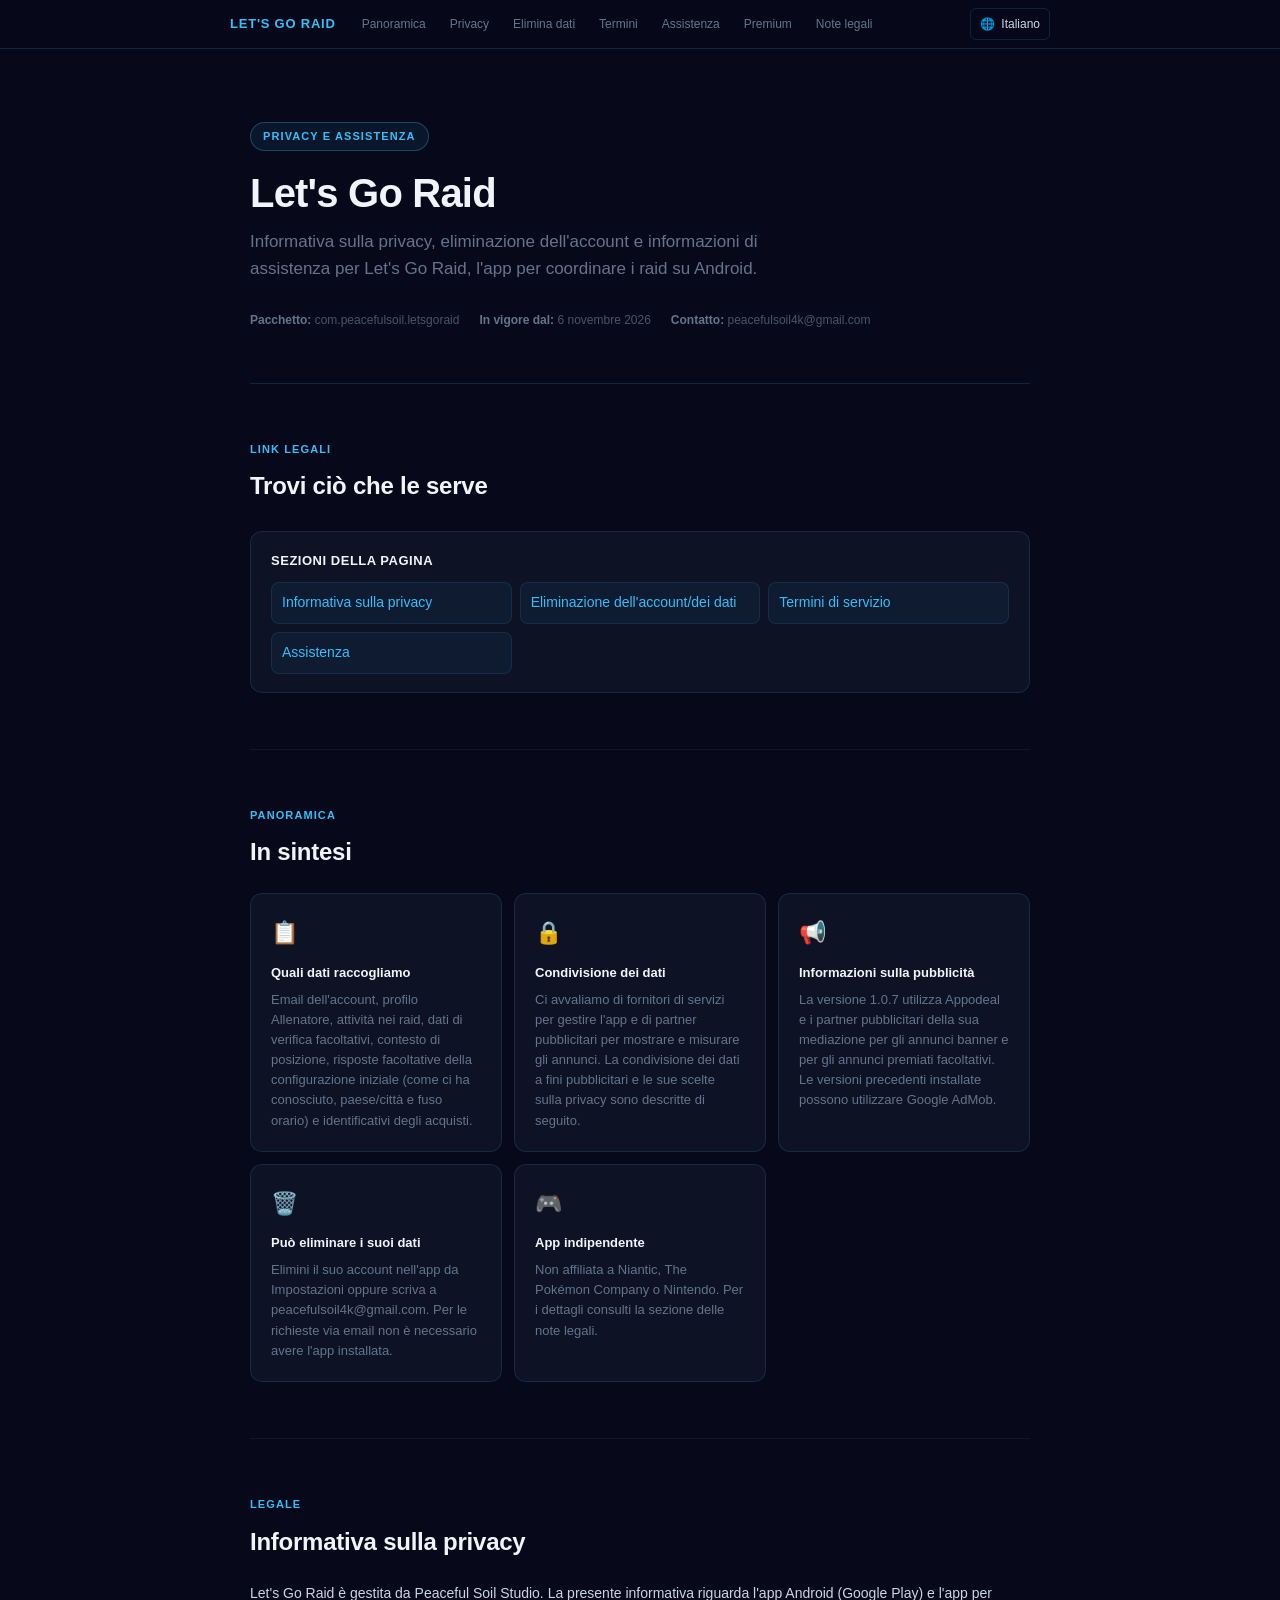
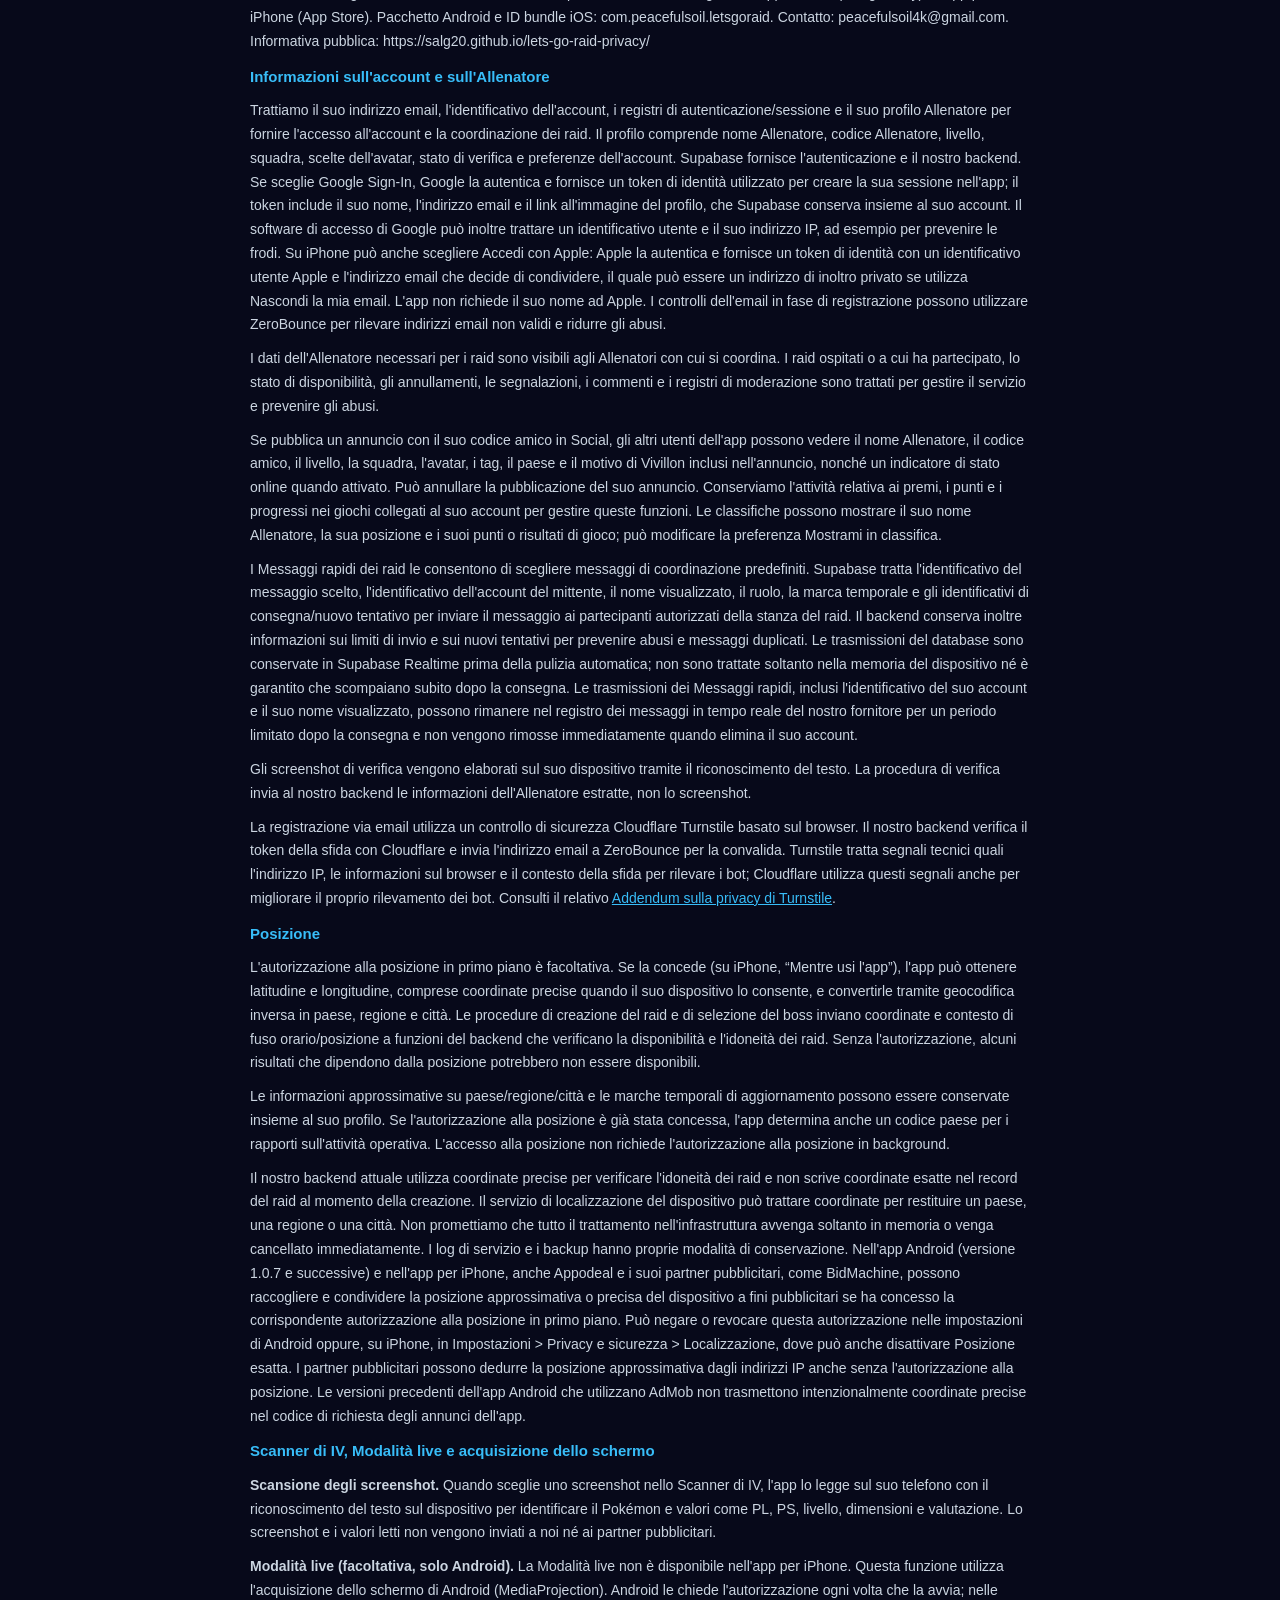
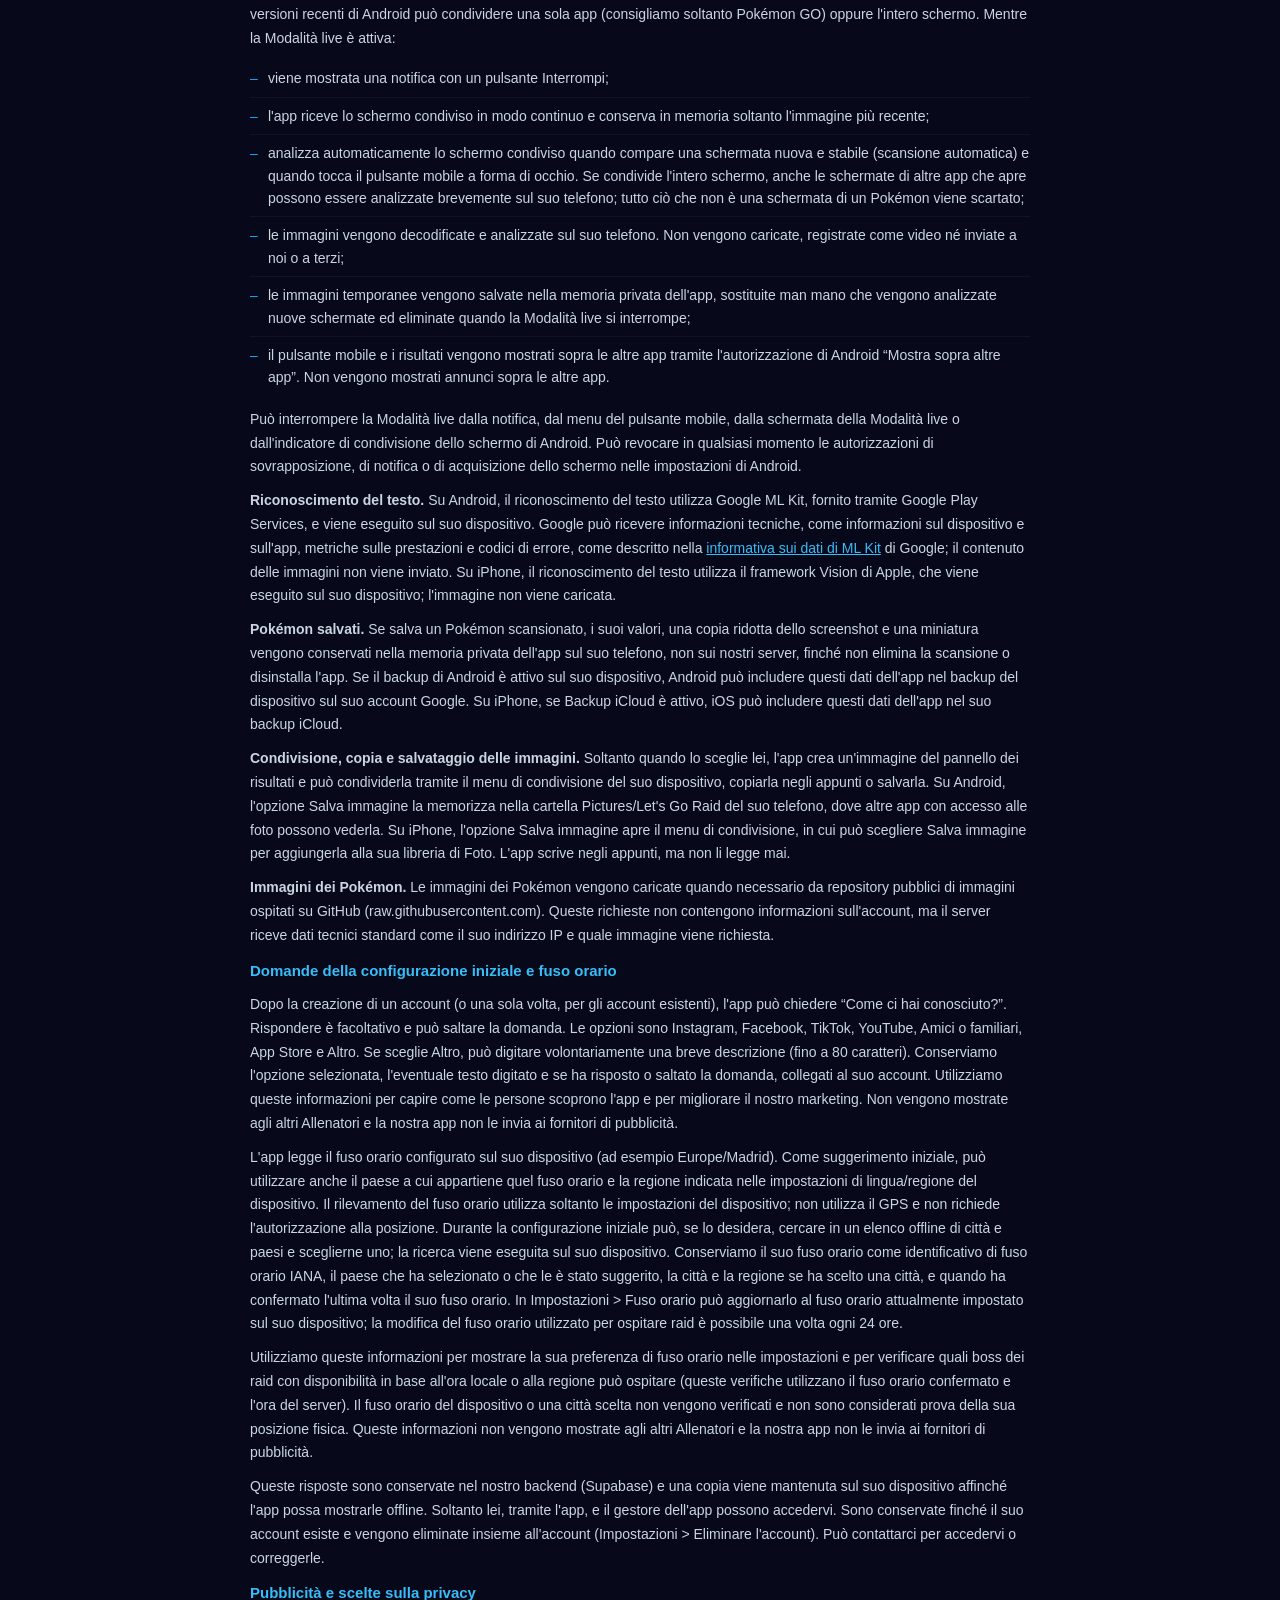
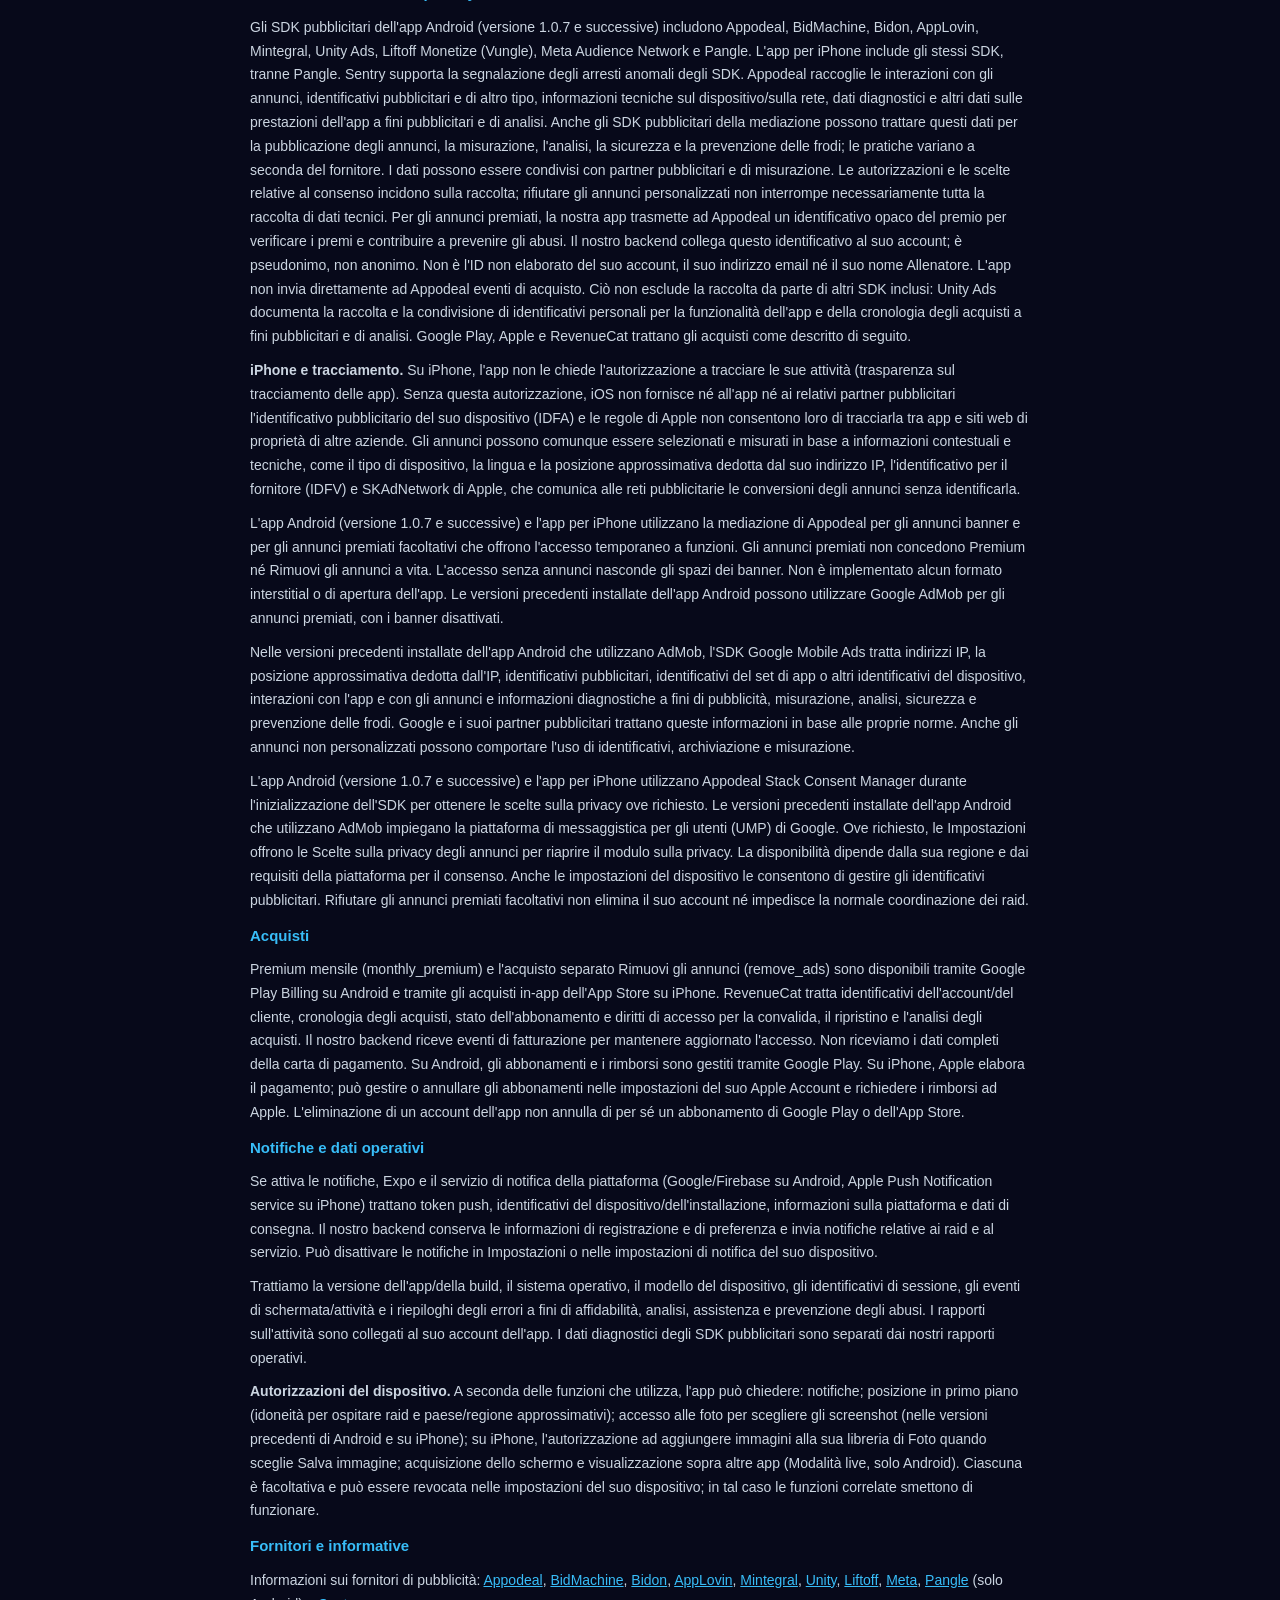
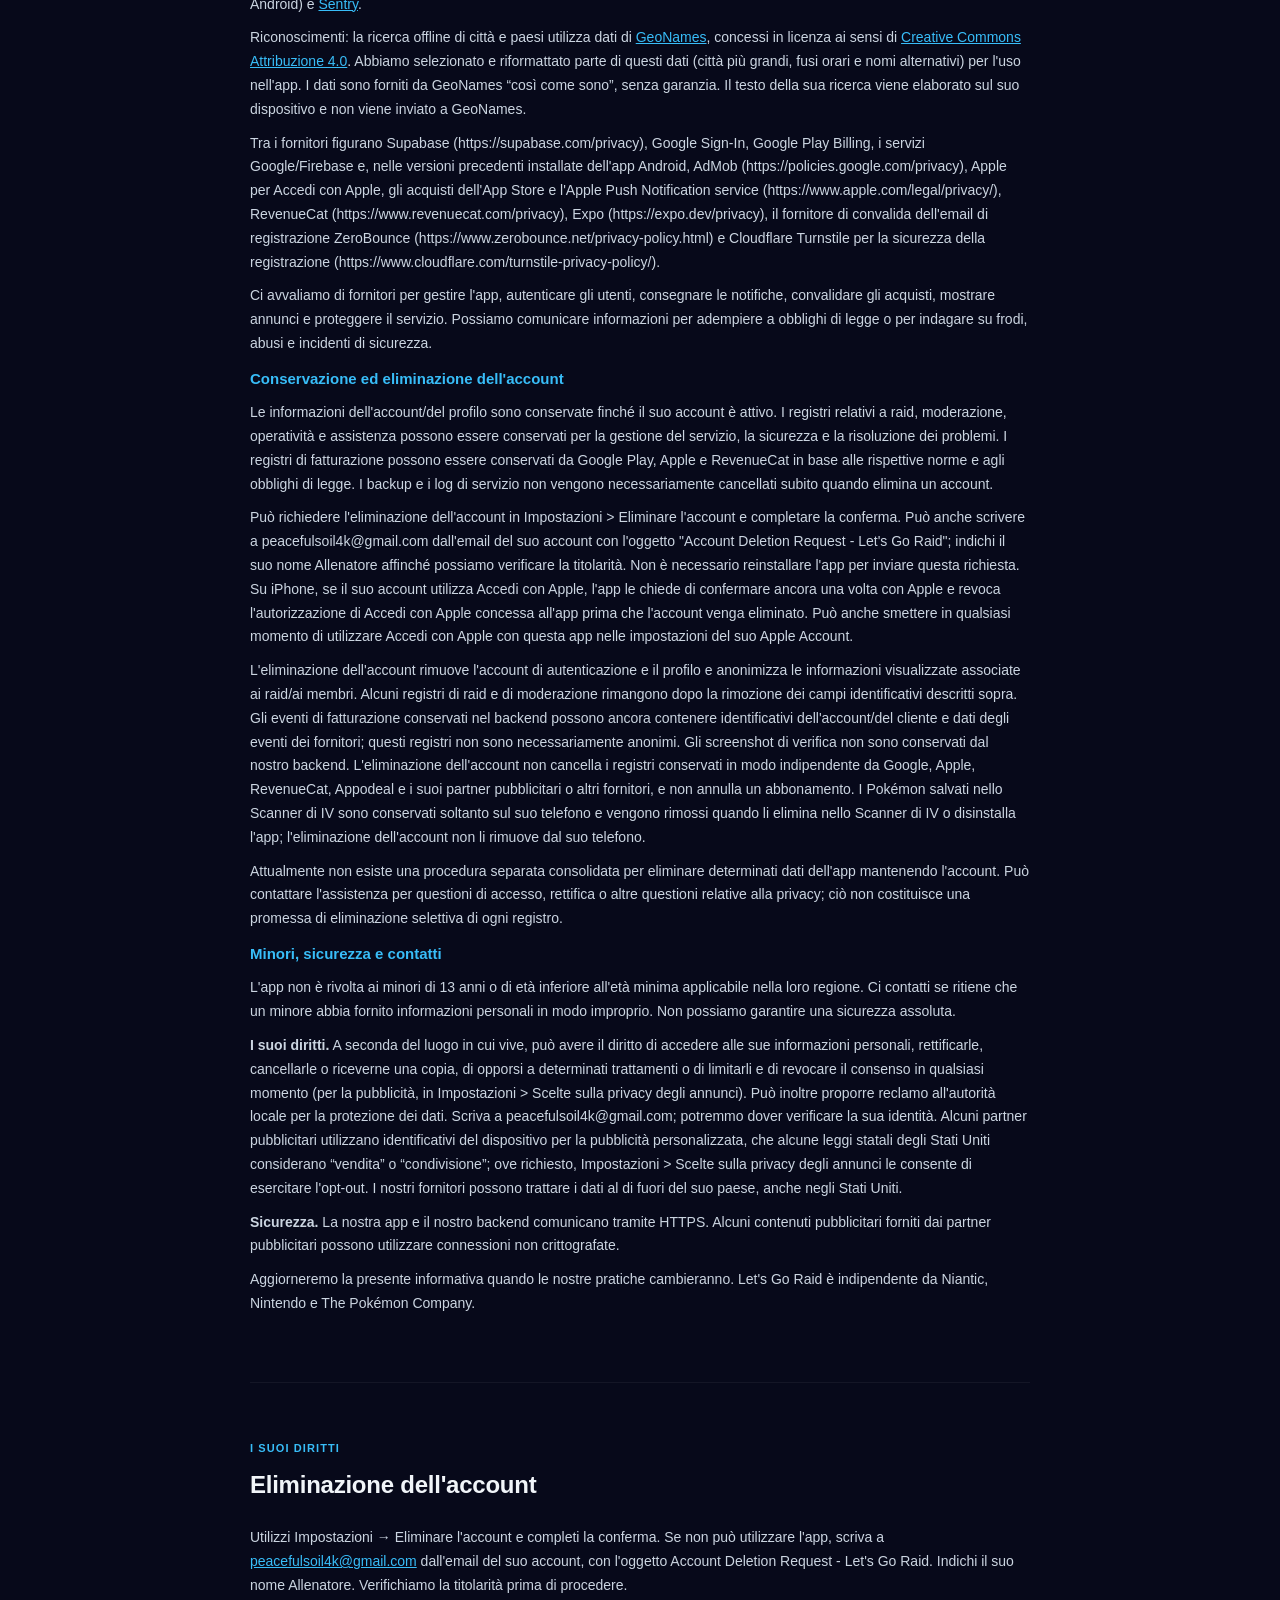
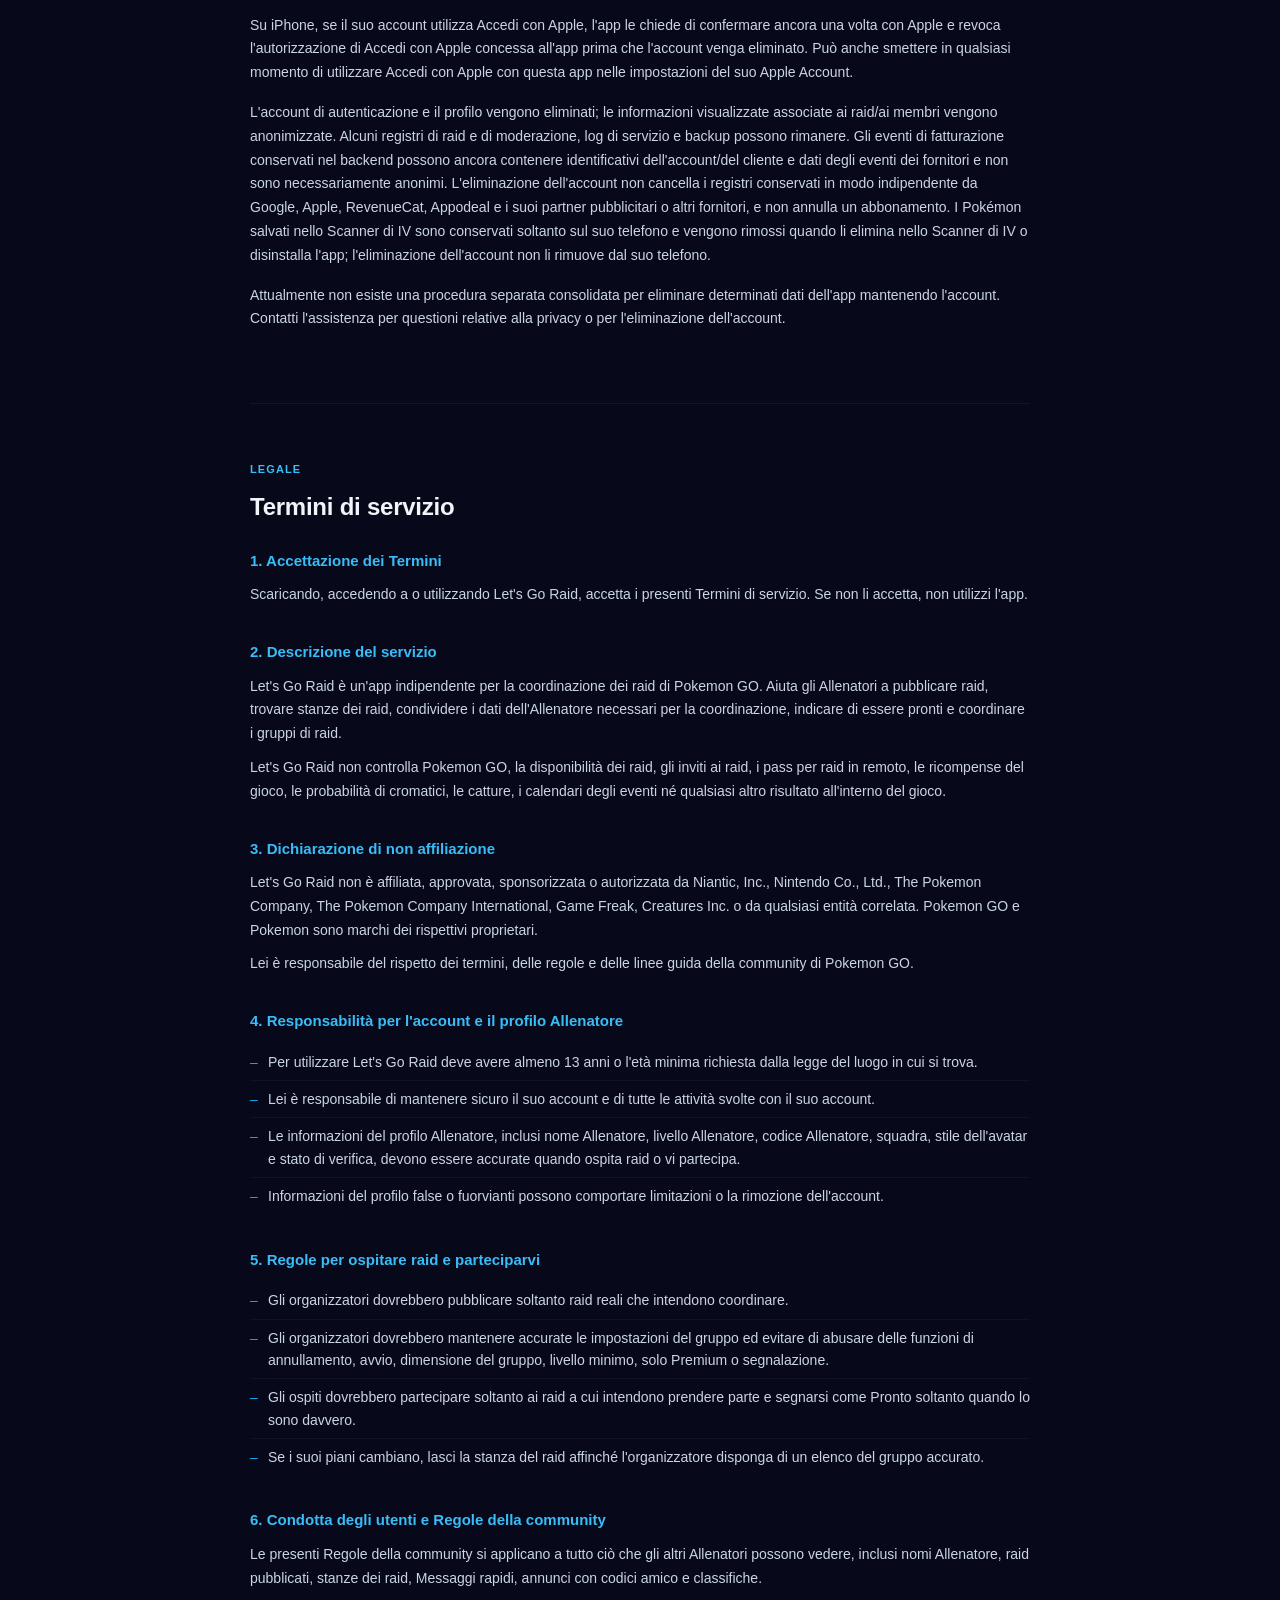
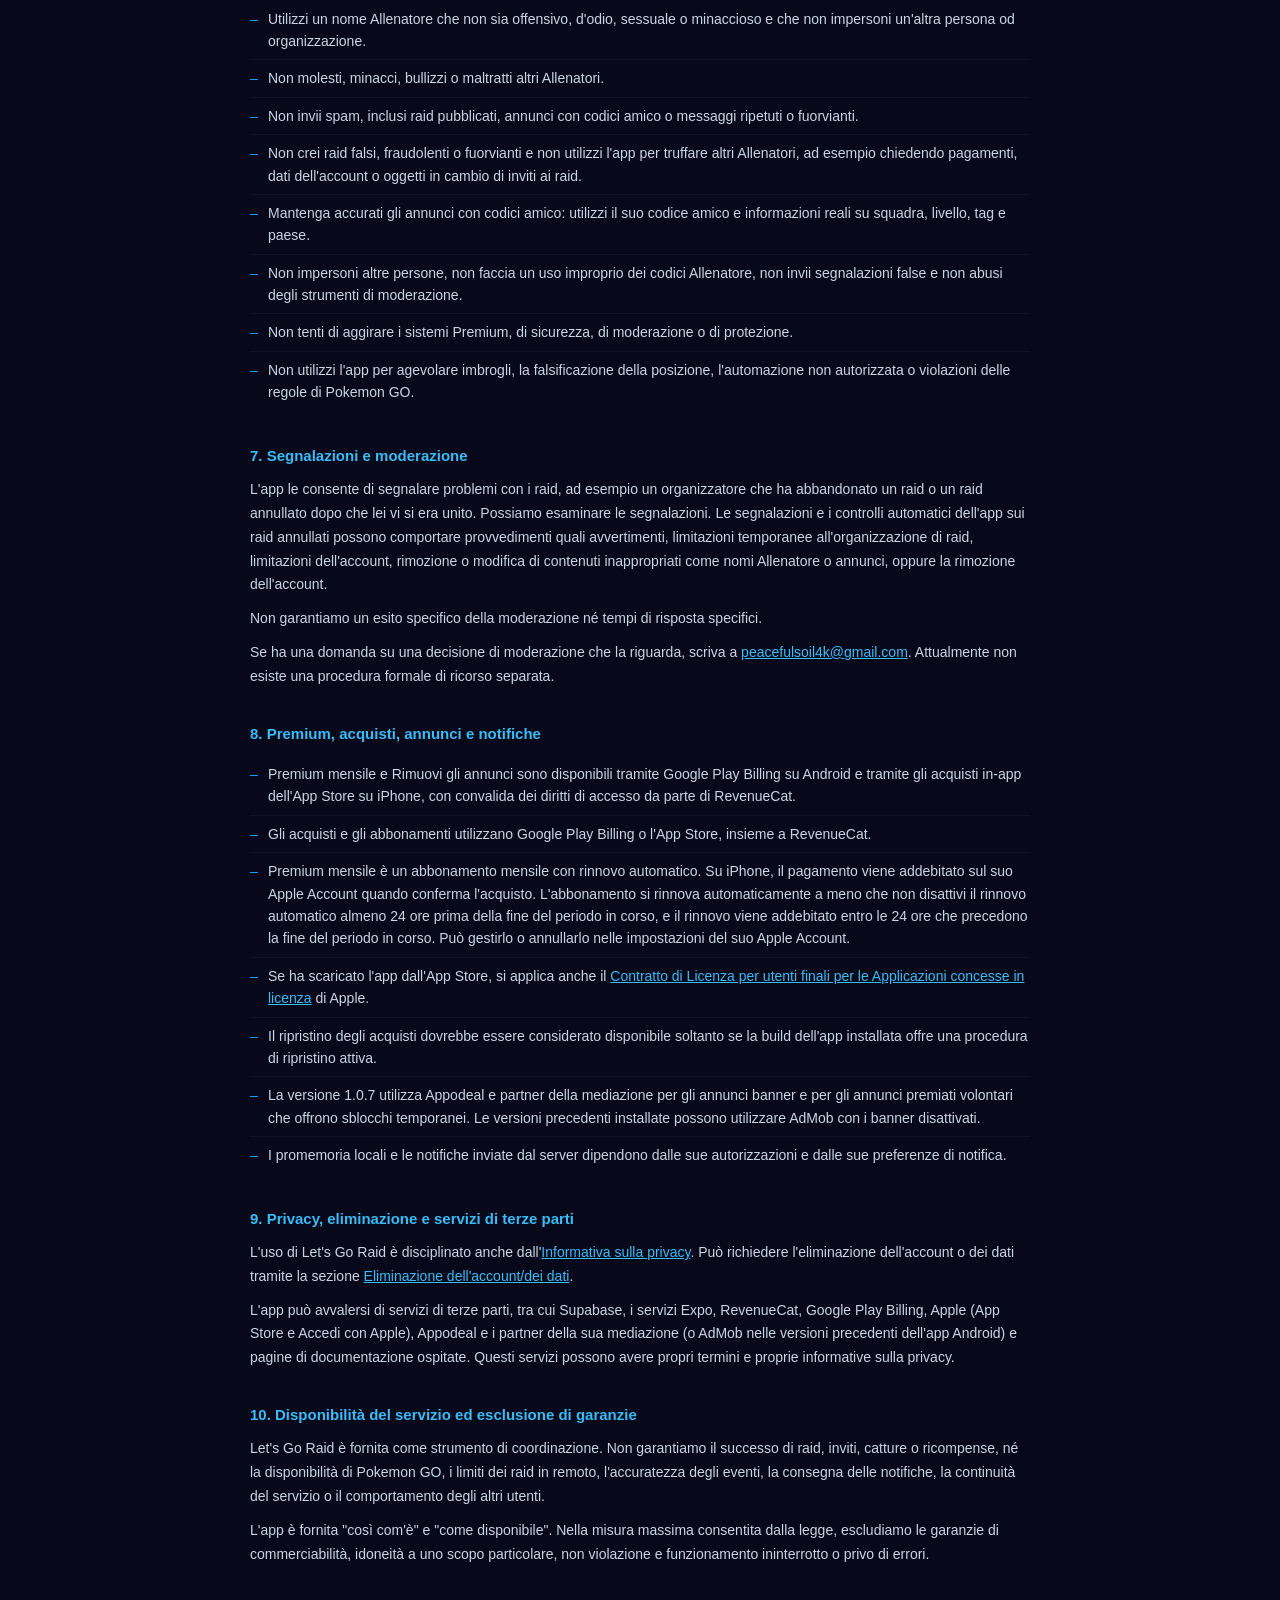
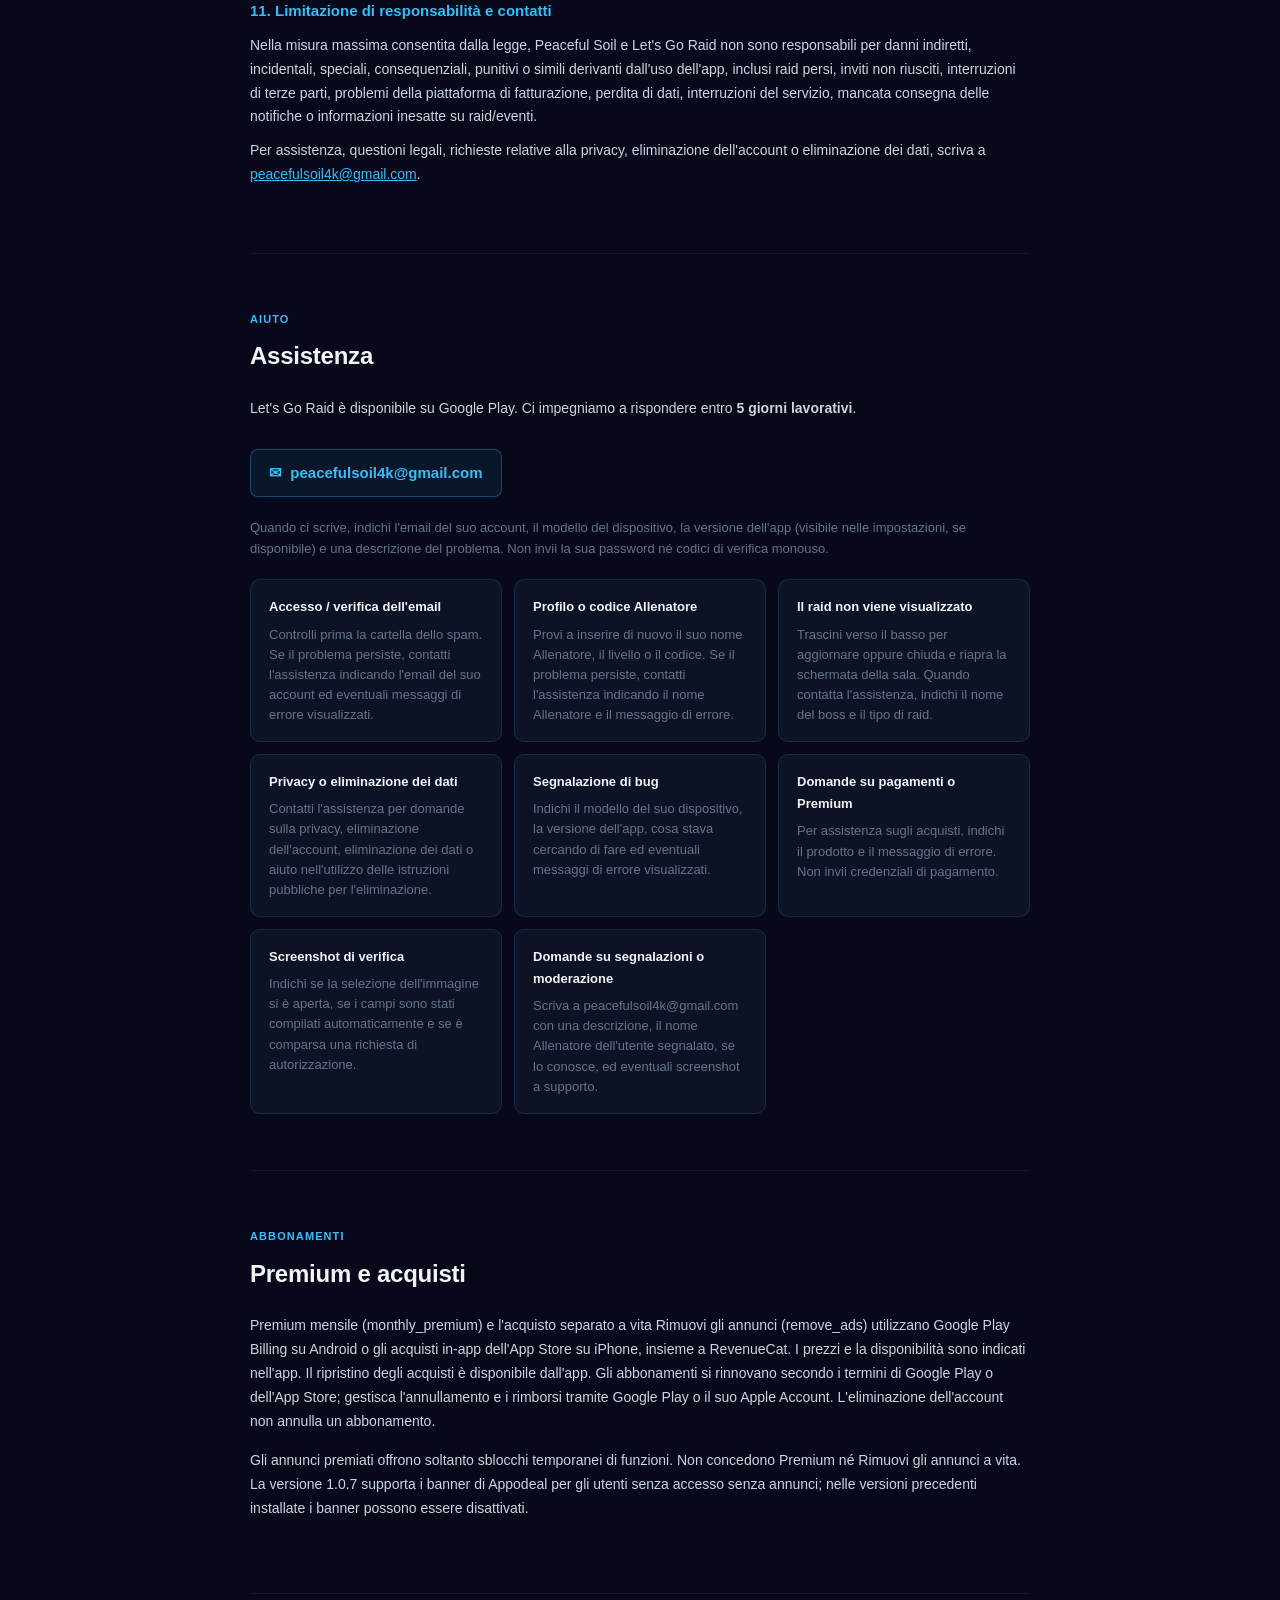
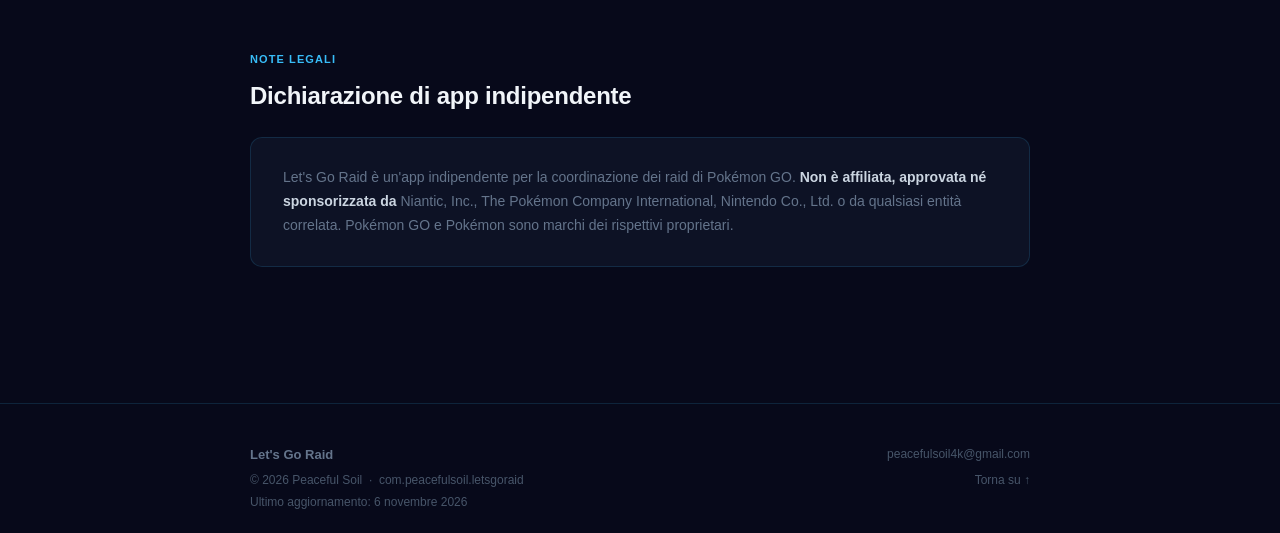
<file: it/index.html>
<!DOCTYPE html>
<html lang="it">
<head>
  <meta charset="UTF-8" />
  <meta name="viewport" content="width=device-width, initial-scale=1.0" />
  <title>Let's Go Raid – Privacy e assistenza</title>
  <link rel="canonical" href="https://salg20.github.io/lets-go-raid-privacy/it/" />
  <link rel="alternate" hreflang="x-default" href="https://salg20.github.io/lets-go-raid-privacy/" />
  <link rel="alternate" hreflang="en" href="https://salg20.github.io/lets-go-raid-privacy/" />
  <link rel="alternate" hreflang="ja" href="https://salg20.github.io/lets-go-raid-privacy/ja/" />
  <link rel="alternate" hreflang="pt-BR" href="https://salg20.github.io/lets-go-raid-privacy/pt-BR/" />
  <link rel="alternate" hreflang="es" href="https://salg20.github.io/lets-go-raid-privacy/es/" />
  <link rel="alternate" hreflang="de" href="https://salg20.github.io/lets-go-raid-privacy/de/" />
  <link rel="alternate" hreflang="ko" href="https://salg20.github.io/lets-go-raid-privacy/ko/" />
  <link rel="alternate" hreflang="zh-Hant" href="https://salg20.github.io/lets-go-raid-privacy/zh-Hant/" />
  <link rel="alternate" hreflang="id" href="https://salg20.github.io/lets-go-raid-privacy/id/" />
  <link rel="alternate" hreflang="th" href="https://salg20.github.io/lets-go-raid-privacy/th/" />
  <link rel="alternate" hreflang="fr" href="https://salg20.github.io/lets-go-raid-privacy/fr/" />
  <link rel="alternate" hreflang="it" href="https://salg20.github.io/lets-go-raid-privacy/it/" />
  <link rel="alternate" hreflang="hi" href="https://salg20.github.io/lets-go-raid-privacy/hi/" />
  <style>
    *, *::before, *::after { box-sizing: border-box; margin: 0; padding: 0; }

    :root {
      --bg: #07091a;
      --surface: #0d1225;
      --surface2: #111830;
      --border: rgba(56, 189, 248, 0.15);
      --border-strong: rgba(56, 189, 248, 0.3);
      --accent: #38bdf8;
      --accent-dim: #0ea5e9;
      --accent-glow: rgba(56, 189, 248, 0.08);
      --text: #cbd5e1;
      --text-bright: #f1f5f9;
      --text-muted: #64748b;
      --text-dim: #475569;
      --green: #34d399;
      --green-bg: rgba(52, 211, 153, 0.07);
      --green-border: rgba(52, 211, 153, 0.28);
    }

    html { scroll-behavior: smooth; }

    body {
      font-family: -apple-system, BlinkMacSystemFont, "Segoe UI", Roboto, Helvetica, Arial, sans-serif;
      background: var(--bg);
      color: var(--text);
      line-height: 1.7;
    }

    /* NAV */
    nav {
      position: sticky;
      top: 0;
      z-index: 50;
      background: rgba(7, 9, 26, 0.94);
      backdrop-filter: blur(12px);
      border-bottom: 1px solid var(--border);
      padding: 0 20px;
    }
    .nav-bar {
      max-width: 820px;
      margin: 0 auto;
      display: flex;
      align-items: center;
      gap: 8px;
    }
    .nav-inner {
      flex: 1;
      min-width: 0;
      display: flex;
      align-items: center;
      gap: 4px;
      height: 48px;
      overflow-x: auto;
      scrollbar-width: none;
    }
    .nav-inner::-webkit-scrollbar { display: none; }
    .nav-brand {
      font-size: 13px;
      font-weight: 800;
      color: var(--accent);
      letter-spacing: 0.06em;
      text-transform: uppercase;
      white-space: nowrap;
      margin-right: 12px;
      text-decoration: none;
    }
    .nav-link {
      font-size: 12px;
      color: var(--text-muted);
      text-decoration: none;
      white-space: nowrap;
      padding: 6px 10px;
      border-radius: 6px;
      transition: color 0.2s, background 0.2s;
    }
    .nav-link:hover { color: var(--accent); background: var(--accent-glow); }

    /* LANGUAGE MENU (works without JavaScript: <details> + plain links) */
    .lang-menu { position: relative; flex: none; }
    .lang-menu summary {
      list-style: none;
      cursor: pointer;
      display: flex;
      align-items: center;
      gap: 6px;
      font-size: 12px;
      color: var(--text);
      white-space: nowrap;
      padding: 5px 9px;
      border: 1px solid var(--border);
      border-radius: 6px;
    }
    .lang-menu summary::-webkit-details-marker { display: none; }
    .lang-menu summary:hover { color: var(--accent); border-color: var(--border-strong); }
    .lang-menu summary:focus-visible, .lang-list a:focus-visible { outline: 2px solid var(--accent); outline-offset: 2px; }
    .lang-list {
      position: absolute;
      right: 0;
      top: calc(100% + 6px);
      z-index: 60;
      list-style: none;
      min-width: 190px;
      max-height: 70vh;
      overflow-y: auto;
      padding: 6px;
      background: var(--surface);
      border: 1px solid var(--border-strong);
      border-radius: 10px;
      box-shadow: 0 12px 32px rgba(0, 0, 0, 0.45);
    }
    .lang-list a {
      display: block;
      padding: 7px 10px;
      border-radius: 6px;
      font-size: 13px;
      color: var(--text);
      text-decoration: none;
    }
    .lang-list a:hover { background: var(--accent-glow); color: var(--accent); }
    .lang-list a[aria-current="true"] { color: var(--accent); font-weight: 700; }

    /* LAYOUT */
    .container {
      max-width: 820px;
      margin: 0 auto;
      padding: 0 20px 80px;
    }

    /* HERO */
    .hero {
      padding: 72px 0 52px;
      border-bottom: 1px solid var(--border);
    }
    .hero-badge {
      display: inline-flex;
      align-items: center;
      gap: 6px;
      font-size: 11px;
      font-weight: 700;
      letter-spacing: 0.1em;
      text-transform: uppercase;
      color: var(--accent);
      background: var(--accent-glow);
      border: 1px solid var(--border-strong);
      border-radius: 999px;
      padding: 4px 12px;
      margin-bottom: 20px;
    }
    .hero h1 {
      font-size: 40px;
      font-weight: 900;
      color: var(--text-bright);
      line-height: 1.12;
      margin-bottom: 14px;
      letter-spacing: -0.02em;
    }
    .hero-sub {
      font-size: 17px;
      color: var(--text-muted);
      margin-bottom: 28px;
      max-width: 520px;
      line-height: 1.55;
    }
    .hero-meta {
      display: flex;
      flex-wrap: wrap;
      gap: 20px;
    }
    .hero-meta-item {
      font-size: 12px;
      color: var(--text-dim);
    }
    .hero-meta-item strong { color: var(--text-muted); }

    /* SECTION */
    section {
      padding: 56px 0;
      border-bottom: 1px solid rgba(255,255,255,0.05);
    }
    section:last-of-type { border-bottom: none; }
    .section-label {
      font-size: 11px;
      font-weight: 700;
      letter-spacing: 0.1em;
      text-transform: uppercase;
      color: var(--accent);
      margin-bottom: 8px;
    }
    .section-title {
      font-size: 24px;
      font-weight: 800;
      color: var(--text-bright);
      margin-bottom: 20px;
      letter-spacing: -0.01em;
    }

    /* SUMMARY CARDS */
    .cards-grid {
      display: grid;
      grid-template-columns: repeat(auto-fill, minmax(230px, 1fr));
      gap: 12px;
      margin-top: 4px;
    }
    .card {
      background: var(--surface);
      border: 1px solid var(--border);
      border-radius: 12px;
      padding: 20px;
      transition: border-color 0.2s, background 0.2s;
    }
    .card:hover {
      border-color: var(--border-strong);
      background: var(--surface2);
    }
    .card-icon { font-size: 22px; margin-bottom: 10px; display: block; }
    .card-title {
      font-size: 13px;
      font-weight: 700;
      color: var(--text-bright);
      margin-bottom: 6px;
    }
    .card-body {
      font-size: 13px;
      color: var(--text-muted);
      line-height: 1.55;
    }

    /* TABLE OF CONTENTS */
    .toc-panel {
      background: var(--surface);
      border: 1px solid var(--border);
      border-radius: 12px;
      padding: 18px 20px;
      margin-top: 24px;
    }
    .toc-title {
      font-size: 13px;
      font-weight: 800;
      color: var(--text-bright);
      margin-bottom: 10px;
      letter-spacing: 0.04em;
      text-transform: uppercase;
    }
    .toc-links {
      display: grid;
      grid-template-columns: repeat(auto-fit, minmax(180px, 1fr));
      gap: 8px;
    }
    .toc-links a {
      color: var(--accent);
      text-decoration: none;
      font-size: 14px;
      padding: 8px 10px;
      border-radius: 8px;
      background: rgba(56, 189, 248, 0.06);
      border: 1px solid rgba(56, 189, 248, 0.12);
    }
    .toc-links a:hover { background: var(--accent-glow); }
    /* POLICY CONTENT */
    .policy-section { margin-bottom: 32px; }
    .policy-section:last-child { margin-bottom: 0; }
    .policy-h2 {
      font-size: 15px;
      font-weight: 700;
      color: var(--accent);
      margin-bottom: 10px;
    }
    .policy-p {
      font-size: 14px;
      color: var(--text);
      margin-bottom: 10px;
      line-height: 1.7;
    }
    .policy-ul {
      list-style: none;
      margin: 8px 0 12px;
      padding: 0;
    }
    .policy-ul li {
      font-size: 14px;
      color: var(--text);
      padding: 7px 0 7px 18px;
      border-bottom: 1px solid rgba(255,255,255,0.04);
      position: relative;
      line-height: 1.6;
    }
    .policy-ul li::before {
      content: "–";
      position: absolute;
      left: 0;
      color: var(--accent-dim);
    }
    .policy-ul li:last-child { border-bottom: none; }
    .policy-ul li strong { color: var(--text-bright); }
    .policy-ul a { color: var(--accent); }

    /* CALLOUT BOXES */
    .callout {
      border-radius: 10px;
      padding: 20px 24px;
      margin: 20px 0;
    }
    .callout-green {
      background: var(--green-bg);
      border: 1px solid var(--green-border);
    }
    .callout-blue {
      background: var(--accent-glow);
      border: 1px solid var(--border-strong);
    }
    .callout-title {
      font-size: 13px;
      font-weight: 700;
      margin-bottom: 10px;
    }
    .callout-green .callout-title { color: var(--green); }
    .callout-blue .callout-title { color: var(--accent); }
    .callout-body {
      font-size: 14px;
      color: var(--text);
      line-height: 1.65;
    }
    .callout-body a { color: var(--accent); }
    .callout-body strong { color: var(--text-bright); }

    /* DELETION STEPS */
    .deletion-steps {
      display: grid;
      grid-template-columns: repeat(auto-fill, minmax(210px, 1fr));
      gap: 12px;
      margin: 20px 0;
    }
    .deletion-step {
      background: var(--surface);
      border: 1px solid var(--border);
      border-radius: 10px;
      padding: 16px 18px;
    }
    .deletion-step-num {
      font-size: 11px;
      font-weight: 700;
      color: var(--accent);
      letter-spacing: 0.08em;
      text-transform: uppercase;
      margin-bottom: 6px;
    }
    .deletion-step-title {
      font-size: 13px;
      font-weight: 700;
      color: var(--text-bright);
      margin-bottom: 4px;
    }
    .deletion-step-body {
      font-size: 13px;
      color: var(--text-muted);
      line-height: 1.5;
    }
    .deletion-step-body a { color: var(--accent); }
    .deletion-step-body em { font-style: italic; }

    /* SUPPORT TOPICS */
    .support-topics {
      display: grid;
      grid-template-columns: repeat(auto-fill, minmax(250px, 1fr));
      gap: 12px;
      margin-top: 20px;
    }
    .support-topic {
      background: var(--surface);
      border: 1px solid var(--border);
      border-radius: 10px;
      padding: 16px 18px;
    }
    .support-topic-title {
      font-size: 13px;
      font-weight: 700;
      color: var(--text-bright);
      margin-bottom: 6px;
    }
    .support-topic-body {
      font-size: 13px;
      color: var(--text-muted);
      line-height: 1.55;
    }

    /* EMAIL BUTTON */
    a { color: var(--accent); text-decoration: underline; }
    .email-link {
      display: inline-flex;
      align-items: center;
      gap: 8px;
      font-size: 15px;
      font-weight: 600;
      color: var(--accent);
      text-decoration: none;
      background: var(--accent-glow);
      border: 1px solid var(--border-strong);
      border-radius: 8px;
      padding: 10px 18px;
      margin: 12px 0;
      transition: background 0.2s, border-color 0.2s;
    }
    .email-link:hover {
      background: rgba(56, 189, 248, 0.14);
      border-color: var(--accent);
    }

    /* DISCLAIMER */
    .disclaimer-box {
      background: var(--surface);
      border: 1px solid var(--border);
      border-radius: 12px;
      padding: 28px 32px;
    }
    .disclaimer-box p {
      font-size: 14px;
      color: var(--text-muted);
      line-height: 1.7;
    }
    .disclaimer-box strong { color: var(--text); }

    /* FOOTER */
    footer {
      padding: 40px 0 20px;
      border-top: 1px solid var(--border);
    }
    .footer-inner {
      display: flex;
      flex-wrap: wrap;
      justify-content: space-between;
      align-items: flex-start;
      gap: 16px;
    }
    .footer-brand {
      font-size: 13px;
      font-weight: 700;
      color: var(--text-muted);
    }
    .footer-copy {
      font-size: 12px;
      color: var(--text-dim);
      margin-top: 4px;
    }
    .footer-links {
      display: flex;
      flex-direction: column;
      align-items: flex-end;
      gap: 6px;
    }
    .footer-links a {
      font-size: 12px;
      color: var(--text-dim);
      text-decoration: none;
    }
    .footer-links a:hover { color: var(--accent); }

    /* BODY HELPERS */
    .body-text {
      font-size: 14px;
      color: var(--text);
      margin-bottom: 16px;
      line-height: 1.7;
    }
    .body-text-muted {
      font-size: 13px;
      color: var(--text-muted);
      margin-bottom: 16px;
      line-height: 1.65;
    }

    /* RESPONSIVE */
    @media (max-width: 600px) {
      .hero h1 { font-size: 28px; }
      .hero-sub { font-size: 15px; }
      .section-title { font-size: 20px; }
      .cards-grid { grid-template-columns: 1fr; }
      .deletion-steps { grid-template-columns: 1fr; }
      .support-topics { grid-template-columns: 1fr; }
      .disclaimer-box { padding: 20px; }
      .footer-links { align-items: flex-start; }
      nav { padding: 0 12px; }
      .container { padding: 0 16px 60px; }
      .callout { padding: 16px 18px; }
    }
  </style>
</head>
<body>

  <!-- STICKY NAV -->
  <nav>
    <div class="nav-bar">
    <div class="nav-inner">
      <a class="nav-brand" href="#top">Let's Go Raid</a>
      <a class="nav-link" href="#summary">Panoramica</a>
      <a class="nav-link" href="#privacy">Privacy</a>
      <a class="nav-link" href="#deletion">Elimina dati</a>
      <a class="nav-link" href="#terms">Termini</a>
      <a class="nav-link" href="#support">Assistenza</a>
      <a class="nav-link" href="#premium">Premium</a>
      <a class="nav-link" href="#disclaimer">Note legali</a>
    </div>
    <!-- LANGUAGE MENU: language names stay in their own language on every page. -->
    <details class="lang-menu">
      <summary aria-label="Lingua: Italiano"><span aria-hidden="true">🌐</span><span>Italiano</span></summary>
      <ul class="lang-list">
        <li><a href="../" hreflang="en" lang="en" data-lang="en">English</a></li>
        <li><a href="../ja/" hreflang="ja" lang="ja" data-lang="ja">日本語</a></li>
        <li><a href="../pt-BR/" hreflang="pt-BR" lang="pt-BR" data-lang="pt-BR">Português (Brasil)</a></li>
        <li><a href="../es/" hreflang="es" lang="es" data-lang="es">Español</a></li>
        <li><a href="../de/" hreflang="de" lang="de" data-lang="de">Deutsch</a></li>
        <li><a href="../ko/" hreflang="ko" lang="ko" data-lang="ko">한국어</a></li>
        <li><a href="../zh-Hant/" hreflang="zh-Hant" lang="zh-Hant" data-lang="zh-Hant">繁體中文</a></li>
        <li><a href="../id/" hreflang="id" lang="id" data-lang="id">Bahasa Indonesia</a></li>
        <li><a href="../th/" hreflang="th" lang="th" data-lang="th">ไทย</a></li>
        <li><a href="../fr/" hreflang="fr" lang="fr" data-lang="fr">Français</a></li>
        <li><a href="../it/" hreflang="it" lang="it" data-lang="it" aria-current="true">Italiano</a></li>
        <li><a href="../hi/" hreflang="hi" lang="hi" data-lang="hi">हिन्दी</a></li>
      </ul>
    </details>
    </div>
  </nav>

  <div class="container" id="top">

    <!-- HERO -->
    <div class="hero">
      <div class="hero-badge">Privacy e assistenza</div>
      <h1>Let's Go Raid</h1>
      <p class="hero-sub">Informativa sulla privacy, eliminazione dell'account e informazioni di assistenza per Let's Go Raid, l'app per coordinare i raid su Android.</p>
      <div class="hero-meta">
        <span class="hero-meta-item"><strong>Pacchetto:</strong> com.peacefulsoil.letsgoraid</span>
        <span class="hero-meta-item"><strong>In vigore dal:</strong> 6 novembre 2026</span>
        <span class="hero-meta-item"><strong>Contatto:</strong> peacefulsoil4k@gmail.com</span>
      </div>
    </div>

    <!-- TABLE OF CONTENTS -->
    <section id="toc">
      <div class="section-label">Link legali</div>
      <div class="section-title">Trovi ciò che le serve</div>
      <div class="toc-panel">
        <div class="toc-title">Sezioni della pagina</div>
        <div class="toc-links">
          <a href="#privacy">Informativa sulla privacy</a>
          <a href="#deletion">Eliminazione dell'account/dei dati</a>
          <a href="#terms">Termini di servizio</a>
          <a href="#support">Assistenza</a>
        </div>
      </div>
    </section>
    <!-- QUICK SUMMARY -->
    <section id="summary">
      <div class="section-label">Panoramica</div>
      <div class="section-title">In sintesi</div>
      <div class="cards-grid">
        <div class="card">
          <span class="card-icon">📋</span>
          <div class="card-title">Quali dati raccogliamo</div>
          <div class="card-body">Email dell'account, profilo Allenatore, attività nei raid, dati di verifica facoltativi, contesto di posizione, risposte facoltative della configurazione iniziale (come ci ha conosciuto, paese/città e fuso orario) e identificativi degli acquisti.</div>
        </div>
        <div class="card">
          <span class="card-icon">🔒</span>
          <div class="card-title">Condivisione dei dati</div>
          <div class="card-body">Ci avvaliamo di fornitori di servizi per gestire l'app e di partner pubblicitari per mostrare e misurare gli annunci. La condivisione dei dati a fini pubblicitari e le sue scelte sulla privacy sono descritte di seguito.</div>
        </div>
        <div class="card">
          <span class="card-icon">📢</span>
          <div class="card-title">Informazioni sulla pubblicità</div>
          <div class="card-body">La versione 1.0.7 utilizza Appodeal e i partner pubblicitari della sua mediazione per gli annunci banner e per gli annunci premiati facoltativi. Le versioni precedenti installate possono utilizzare Google AdMob.</div>
        </div>
        <div class="card">
          <span class="card-icon">🗑️</span>
          <div class="card-title">Può eliminare i suoi dati</div>
          <div class="card-body">Elimini il suo account nell'app da Impostazioni oppure scriva a peacefulsoil4k@gmail.com. Per le richieste via email non è necessario avere l'app installata.</div>
        </div>
        <div class="card">
          <span class="card-icon">🎮</span>
          <div class="card-title">App indipendente</div>
          <div class="card-body">Non affiliata a Niantic, The Pokémon Company o Nintendo. Per i dettagli consulti la sezione delle note legali.</div>
        </div>
      </div>
    </section>

    <!-- PRIVACY POLICY -->
    <section id="privacy"><div class="section-label">Legale</div><div class="section-title">Informativa sulla privacy</div>
<p class="policy-p">Let's Go Raid è gestita da Peaceful Soil Studio. La presente informativa riguarda l'app Android (Google Play) e l'app per iPhone (App Store). Pacchetto Android e ID bundle iOS: com.peacefulsoil.letsgoraid. Contatto: peacefulsoil4k@gmail.com. Informativa pubblica: https://salg20.github.io/lets-go-raid-privacy/</p>
<h3 class="policy-h2">Informazioni sull'account e sull'Allenatore</h3>
<p class="policy-p">Trattiamo il suo indirizzo email, l'identificativo dell'account, i registri di autenticazione/sessione e il suo profilo Allenatore per fornire l'accesso all'account e la coordinazione dei raid. Il profilo comprende nome Allenatore, codice Allenatore, livello, squadra, scelte dell'avatar, stato di verifica e preferenze dell'account. Supabase fornisce l'autenticazione e il nostro backend. Se sceglie Google Sign-In, Google la autentica e fornisce un token di identità utilizzato per creare la sua sessione nell'app; il token include il suo nome, l'indirizzo email e il link all'immagine del profilo, che Supabase conserva insieme al suo account. Il software di accesso di Google può inoltre trattare un identificativo utente e il suo indirizzo IP, ad esempio per prevenire le frodi. Su iPhone può anche scegliere Accedi con Apple: Apple la autentica e fornisce un token di identità con un identificativo utente Apple e l'indirizzo email che decide di condividere, il quale può essere un indirizzo di inoltro privato se utilizza Nascondi la mia email. L'app non richiede il suo nome ad Apple. I controlli dell'email in fase di registrazione possono utilizzare ZeroBounce per rilevare indirizzi email non validi e ridurre gli abusi.</p>
<p class="policy-p">I dati dell'Allenatore necessari per i raid sono visibili agli Allenatori con cui si coordina. I raid ospitati o a cui ha partecipato, lo stato di disponibilità, gli annullamenti, le segnalazioni, i commenti e i registri di moderazione sono trattati per gestire il servizio e prevenire gli abusi.</p>
<p class="policy-p">Se pubblica un annuncio con il suo codice amico in Social, gli altri utenti dell'app possono vedere il nome Allenatore, il codice amico, il livello, la squadra, l'avatar, i tag, il paese e il motivo di Vivillon inclusi nell'annuncio, nonché un indicatore di stato online quando attivato. Può annullare la pubblicazione del suo annuncio. Conserviamo l'attività relativa ai premi, i punti e i progressi nei giochi collegati al suo account per gestire queste funzioni. Le classifiche possono mostrare il suo nome Allenatore, la sua posizione e i suoi punti o risultati di gioco; può modificare la preferenza Mostrami in classifica.</p>
<p class="policy-p">I Messaggi rapidi dei raid le consentono di scegliere messaggi di coordinazione predefiniti. Supabase tratta l'identificativo del messaggio scelto, l'identificativo dell'account del mittente, il nome visualizzato, il ruolo, la marca temporale e gli identificativi di consegna/nuovo tentativo per inviare il messaggio ai partecipanti autorizzati della stanza del raid. Il backend conserva inoltre informazioni sui limiti di invio e sui nuovi tentativi per prevenire abusi e messaggi duplicati. Le trasmissioni del database sono conservate in Supabase Realtime prima della pulizia automatica; non sono trattate soltanto nella memoria del dispositivo né è garantito che scompaiano subito dopo la consegna. Le trasmissioni dei Messaggi rapidi, inclusi l'identificativo del suo account e il suo nome visualizzato, possono rimanere nel registro dei messaggi in tempo reale del nostro fornitore per un periodo limitato dopo la consegna e non vengono rimosse immediatamente quando elimina il suo account.</p>
<p class="policy-p">Gli screenshot di verifica vengono elaborati sul suo dispositivo tramite il riconoscimento del testo. La procedura di verifica invia al nostro backend le informazioni dell'Allenatore estratte, non lo screenshot.</p>
<p class="policy-p">La registrazione via email utilizza un controllo di sicurezza Cloudflare Turnstile basato sul browser. Il nostro backend verifica il token della sfida con Cloudflare e invia l'indirizzo email a ZeroBounce per la convalida. Turnstile tratta segnali tecnici quali l'indirizzo IP, le informazioni sul browser e il contesto della sfida per rilevare i bot; Cloudflare utilizza questi segnali anche per migliorare il proprio rilevamento dei bot. Consulti il relativo <a href="https://www.cloudflare.com/turnstile-privacy-policy/">Addendum sulla privacy di Turnstile</a>.</p>
<h3 class="policy-h2">Posizione</h3>
<p class="policy-p">L'autorizzazione alla posizione in primo piano è facoltativa. Se la concede (su iPhone, &ldquo;Mentre usi l'app&rdquo;), l'app può ottenere latitudine e longitudine, comprese coordinate precise quando il suo dispositivo lo consente, e convertirle tramite geocodifica inversa in paese, regione e città. Le procedure di creazione del raid e di selezione del boss inviano coordinate e contesto di fuso orario/posizione a funzioni del backend che verificano la disponibilità e l'idoneità dei raid. Senza l'autorizzazione, alcuni risultati che dipendono dalla posizione potrebbero non essere disponibili.</p>
<p class="policy-p">Le informazioni approssimative su paese/regione/città e le marche temporali di aggiornamento possono essere conservate insieme al suo profilo. Se l'autorizzazione alla posizione è già stata concessa, l'app determina anche un codice paese per i rapporti sull'attività operativa. L'accesso alla posizione non richiede l'autorizzazione alla posizione in background.</p>
<p class="policy-p">Il nostro backend attuale utilizza coordinate precise per verificare l'idoneità dei raid e non scrive coordinate esatte nel record del raid al momento della creazione. Il servizio di localizzazione del dispositivo può trattare coordinate per restituire un paese, una regione o una città. Non promettiamo che tutto il trattamento nell'infrastruttura avvenga soltanto in memoria o venga cancellato immediatamente. I log di servizio e i backup hanno proprie modalità di conservazione. Nell'app Android (versione 1.0.7 e successive) e nell'app per iPhone, anche Appodeal e i suoi partner pubblicitari, come BidMachine, possono raccogliere e condividere la posizione approssimativa o precisa del dispositivo a fini pubblicitari se ha concesso la corrispondente autorizzazione alla posizione in primo piano. Può negare o revocare questa autorizzazione nelle impostazioni di Android oppure, su iPhone, in Impostazioni &gt; Privacy e sicurezza &gt; Localizzazione, dove può anche disattivare Posizione esatta. I partner pubblicitari possono dedurre la posizione approssimativa dagli indirizzi IP anche senza l'autorizzazione alla posizione. Le versioni precedenti dell'app Android che utilizzano AdMob non trasmettono intenzionalmente coordinate precise nel codice di richiesta degli annunci dell'app.</p>
<h3 class="policy-h2">Scanner di IV, Modalità live e acquisizione dello schermo</h3>
<p class="policy-p"><strong>Scansione degli screenshot.</strong> Quando sceglie uno screenshot nello Scanner di IV, l'app lo legge sul suo telefono con il riconoscimento del testo sul dispositivo per identificare il Pokémon e valori come PL, PS, livello, dimensioni e valutazione. Lo screenshot e i valori letti non vengono inviati a noi né ai partner pubblicitari.</p>
<p class="policy-p"><strong>Modalità live (facoltativa, solo Android).</strong> La Modalità live non è disponibile nell'app per iPhone. Questa funzione utilizza l'acquisizione dello schermo di Android (MediaProjection). Android le chiede l'autorizzazione ogni volta che la avvia; nelle versioni recenti di Android può condividere una sola app (consigliamo soltanto Pokémon GO) oppure l'intero schermo. Mentre la Modalità live è attiva:</p>
<ul class="policy-ul">
<li>viene mostrata una notifica con un pulsante Interrompi;</li>
<li>l'app riceve lo schermo condiviso in modo continuo e conserva in memoria soltanto l'immagine più recente;</li>
<li>analizza automaticamente lo schermo condiviso quando compare una schermata nuova e stabile (scansione automatica) e quando tocca il pulsante mobile a forma di occhio. Se condivide l'intero schermo, anche le schermate di altre app che apre possono essere analizzate brevemente sul suo telefono; tutto ciò che non è una schermata di un Pokémon viene scartato;</li>
<li>le immagini vengono decodificate e analizzate sul suo telefono. Non vengono caricate, registrate come video né inviate a noi o a terzi;</li>
<li>le immagini temporanee vengono salvate nella memoria privata dell'app, sostituite man mano che vengono analizzate nuove schermate ed eliminate quando la Modalità live si interrompe;</li>
<li>il pulsante mobile e i risultati vengono mostrati sopra le altre app tramite l'autorizzazione di Android &ldquo;Mostra sopra altre app&rdquo;. Non vengono mostrati annunci sopra le altre app.</li>
</ul>
<p class="policy-p">Può interrompere la Modalità live dalla notifica, dal menu del pulsante mobile, dalla schermata della Modalità live o dall'indicatore di condivisione dello schermo di Android. Può revocare in qualsiasi momento le autorizzazioni di sovrapposizione, di notifica o di acquisizione dello schermo nelle impostazioni di Android.</p>
<p class="policy-p"><strong>Riconoscimento del testo.</strong> Su Android, il riconoscimento del testo utilizza Google ML Kit, fornito tramite Google Play Services, e viene eseguito sul suo dispositivo. Google può ricevere informazioni tecniche, come informazioni sul dispositivo e sull'app, metriche sulle prestazioni e codici di errore, come descritto nella <a href="https://developers.google.com/ml-kit/android-data-disclosure">informativa sui dati di ML Kit</a> di Google; il contenuto delle immagini non viene inviato. Su iPhone, il riconoscimento del testo utilizza il framework Vision di Apple, che viene eseguito sul suo dispositivo; l'immagine non viene caricata.</p>
<p class="policy-p"><strong>Pokémon salvati.</strong> Se salva un Pokémon scansionato, i suoi valori, una copia ridotta dello screenshot e una miniatura vengono conservati nella memoria privata dell'app sul suo telefono, non sui nostri server, finché non elimina la scansione o disinstalla l'app. Se il backup di Android è attivo sul suo dispositivo, Android può includere questi dati dell'app nel backup del dispositivo sul suo account Google. Su iPhone, se Backup iCloud è attivo, iOS può includere questi dati dell'app nel suo backup iCloud.</p>
<p class="policy-p"><strong>Condivisione, copia e salvataggio delle immagini.</strong> Soltanto quando lo sceglie lei, l'app crea un'immagine del pannello dei risultati e può condividerla tramite il menu di condivisione del suo dispositivo, copiarla negli appunti o salvarla. Su Android, l'opzione Salva immagine la memorizza nella cartella Pictures/Let's Go Raid del suo telefono, dove altre app con accesso alle foto possono vederla. Su iPhone, l'opzione Salva immagine apre il menu di condivisione, in cui può scegliere Salva immagine per aggiungerla alla sua libreria di Foto. L'app scrive negli appunti, ma non li legge mai.</p>
<p class="policy-p"><strong>Immagini dei Pokémon.</strong> Le immagini dei Pokémon vengono caricate quando necessario da repository pubblici di immagini ospitati su GitHub (raw.githubusercontent.com). Queste richieste non contengono informazioni sull'account, ma il server riceve dati tecnici standard come il suo indirizzo IP e quale immagine viene richiesta.</p>
<h3 class="policy-h2">Domande della configurazione iniziale e fuso orario</h3>
<p class="policy-p">Dopo la creazione di un account (o una sola volta, per gli account esistenti), l'app può chiedere &ldquo;Come ci hai conosciuto?&rdquo;. Rispondere è facoltativo e può saltare la domanda. Le opzioni sono Instagram, Facebook, TikTok, YouTube, Amici o familiari, App Store e Altro. Se sceglie Altro, può digitare volontariamente una breve descrizione (fino a 80 caratteri). Conserviamo l'opzione selezionata, l'eventuale testo digitato e se ha risposto o saltato la domanda, collegati al suo account. Utilizziamo queste informazioni per capire come le persone scoprono l'app e per migliorare il nostro marketing. Non vengono mostrate agli altri Allenatori e la nostra app non le invia ai fornitori di pubblicità.</p>
<p class="policy-p">L'app legge il fuso orario configurato sul suo dispositivo (ad esempio Europe/Madrid). Come suggerimento iniziale, può utilizzare anche il paese a cui appartiene quel fuso orario e la regione indicata nelle impostazioni di lingua/regione del dispositivo. Il rilevamento del fuso orario utilizza soltanto le impostazioni del dispositivo; non utilizza il GPS e non richiede l'autorizzazione alla posizione. Durante la configurazione iniziale può, se lo desidera, cercare in un elenco offline di città e paesi e sceglierne uno; la ricerca viene eseguita sul suo dispositivo. Conserviamo il suo fuso orario come identificativo di fuso orario IANA, il paese che ha selezionato o che le è stato suggerito, la città e la regione se ha scelto una città, e quando ha confermato l'ultima volta il suo fuso orario. In Impostazioni &gt; Fuso orario può aggiornarlo al fuso orario attualmente impostato sul suo dispositivo; la modifica del fuso orario utilizzato per ospitare raid è possibile una volta ogni 24 ore.</p>
<p class="policy-p">Utilizziamo queste informazioni per mostrare la sua preferenza di fuso orario nelle impostazioni e per verificare quali boss dei raid con disponibilità in base all'ora locale o alla regione può ospitare (queste verifiche utilizzano il fuso orario confermato e l'ora del server). Il fuso orario del dispositivo o una città scelta non vengono verificati e non sono considerati prova della sua posizione fisica. Queste informazioni non vengono mostrate agli altri Allenatori e la nostra app non le invia ai fornitori di pubblicità.</p>
<p class="policy-p">Queste risposte sono conservate nel nostro backend (Supabase) e una copia viene mantenuta sul suo dispositivo affinché l'app possa mostrarle offline. Soltanto lei, tramite l'app, e il gestore dell'app possono accedervi. Sono conservate finché il suo account esiste e vengono eliminate insieme all'account (Impostazioni &gt; Eliminare l'account). Può contattarci per accedervi o correggerle.</p>
<h3 class="policy-h2">Pubblicità e scelte sulla privacy</h3><p class="policy-p">Gli SDK pubblicitari dell'app Android (versione 1.0.7 e successive) includono Appodeal, BidMachine, Bidon, AppLovin, Mintegral, Unity Ads, Liftoff Monetize (Vungle), Meta Audience Network e Pangle. L'app per iPhone include gli stessi SDK, tranne Pangle. Sentry supporta la segnalazione degli arresti anomali degli SDK. Appodeal raccoglie le interazioni con gli annunci, identificativi pubblicitari e di altro tipo, informazioni tecniche sul dispositivo/sulla rete, dati diagnostici e altri dati sulle prestazioni dell'app a fini pubblicitari e di analisi. Anche gli SDK pubblicitari della mediazione possono trattare questi dati per la pubblicazione degli annunci, la misurazione, l'analisi, la sicurezza e la prevenzione delle frodi; le pratiche variano a seconda del fornitore. I dati possono essere condivisi con partner pubblicitari e di misurazione. Le autorizzazioni e le scelte relative al consenso incidono sulla raccolta; rifiutare gli annunci personalizzati non interrompe necessariamente tutta la raccolta di dati tecnici. Per gli annunci premiati, la nostra app trasmette ad Appodeal un identificativo opaco del premio per verificare i premi e contribuire a prevenire gli abusi. Il nostro backend collega questo identificativo al suo account; è pseudonimo, non anonimo. Non è l'ID non elaborato del suo account, il suo indirizzo email né il suo nome Allenatore. L'app non invia direttamente ad Appodeal eventi di acquisto. Ciò non esclude la raccolta da parte di altri SDK inclusi: Unity Ads documenta la raccolta e la condivisione di identificativi personali per la funzionalità dell'app e della cronologia degli acquisti a fini pubblicitari e di analisi. Google Play, Apple e RevenueCat trattano gli acquisti come descritto di seguito.</p>
<p class="policy-p"><strong>iPhone e tracciamento.</strong> Su iPhone, l'app non le chiede l'autorizzazione a tracciare le sue attività (trasparenza sul tracciamento delle app). Senza questa autorizzazione, iOS non fornisce né all'app né ai relativi partner pubblicitari l'identificativo pubblicitario del suo dispositivo (IDFA) e le regole di Apple non consentono loro di tracciarla tra app e siti web di proprietà di altre aziende. Gli annunci possono comunque essere selezionati e misurati in base a informazioni contestuali e tecniche, come il tipo di dispositivo, la lingua e la posizione approssimativa dedotta dal suo indirizzo IP, l'identificativo per il fornitore (IDFV) e SKAdNetwork di Apple, che comunica alle reti pubblicitarie le conversioni degli annunci senza identificarla.</p>
<p class="policy-p">L'app Android (versione 1.0.7 e successive) e l'app per iPhone utilizzano la mediazione di Appodeal per gli annunci banner e per gli annunci premiati facoltativi che offrono l'accesso temporaneo a funzioni. Gli annunci premiati non concedono Premium né Rimuovi gli annunci a vita. L'accesso senza annunci nasconde gli spazi dei banner. Non è implementato alcun formato interstitial o di apertura dell'app. Le versioni precedenti installate dell'app Android possono utilizzare Google AdMob per gli annunci premiati, con i banner disattivati.</p>
<p class="policy-p">Nelle versioni precedenti installate dell'app Android che utilizzano AdMob, l'SDK Google Mobile Ads tratta indirizzi IP, la posizione approssimativa dedotta dall'IP, identificativi pubblicitari, identificativi del set di app o altri identificativi del dispositivo, interazioni con l'app e con gli annunci e informazioni diagnostiche a fini di pubblicità, misurazione, analisi, sicurezza e prevenzione delle frodi. Google e i suoi partner pubblicitari trattano queste informazioni in base alle proprie norme. Anche gli annunci non personalizzati possono comportare l'uso di identificativi, archiviazione e misurazione.</p>
<p class="policy-p">L'app Android (versione 1.0.7 e successive) e l'app per iPhone utilizzano Appodeal Stack Consent Manager durante l'inizializzazione dell'SDK per ottenere le scelte sulla privacy ove richiesto. Le versioni precedenti installate dell'app Android che utilizzano AdMob impiegano la piattaforma di messaggistica per gli utenti (UMP) di Google. Ove richiesto, le Impostazioni offrono le Scelte sulla privacy degli annunci per riaprire il modulo sulla privacy. La disponibilità dipende dalla sua regione e dai requisiti della piattaforma per il consenso. Anche le impostazioni del dispositivo le consentono di gestire gli identificativi pubblicitari. Rifiutare gli annunci premiati facoltativi non elimina il suo account né impedisce la normale coordinazione dei raid.</p>
<h3 class="policy-h2">Acquisti</h3>
<p class="policy-p">Premium mensile (monthly_premium) e l'acquisto separato Rimuovi gli annunci (remove_ads) sono disponibili tramite Google Play Billing su Android e tramite gli acquisti in-app dell'App Store su iPhone. RevenueCat tratta identificativi dell'account/del cliente, cronologia degli acquisti, stato dell'abbonamento e diritti di accesso per la convalida, il ripristino e l'analisi degli acquisti. Il nostro backend riceve eventi di fatturazione per mantenere aggiornato l'accesso. Non riceviamo i dati completi della carta di pagamento. Su Android, gli abbonamenti e i rimborsi sono gestiti tramite Google Play. Su iPhone, Apple elabora il pagamento; può gestire o annullare gli abbonamenti nelle impostazioni del suo Apple Account e richiedere i rimborsi ad Apple. L'eliminazione di un account dell'app non annulla di per sé un abbonamento di Google Play o dell'App Store.</p>
<h3 class="policy-h2">Notifiche e dati operativi</h3>
<p class="policy-p">Se attiva le notifiche, Expo e il servizio di notifica della piattaforma (Google/Firebase su Android, Apple Push Notification service su iPhone) trattano token push, identificativi del dispositivo/dell'installazione, informazioni sulla piattaforma e dati di consegna. Il nostro backend conserva le informazioni di registrazione e di preferenza e invia notifiche relative ai raid e al servizio. Può disattivare le notifiche in Impostazioni o nelle impostazioni di notifica del suo dispositivo.</p>
<p class="policy-p">Trattiamo la versione dell'app/della build, il sistema operativo, il modello del dispositivo, gli identificativi di sessione, gli eventi di schermata/attività e i riepiloghi degli errori a fini di affidabilità, analisi, assistenza e prevenzione degli abusi. I rapporti sull'attività sono collegati al suo account dell'app. I dati diagnostici degli SDK pubblicitari sono separati dai nostri rapporti operativi.</p>
<p class="policy-p"><strong>Autorizzazioni del dispositivo.</strong> A seconda delle funzioni che utilizza, l'app può chiedere: notifiche; posizione in primo piano (idoneità per ospitare raid e paese/regione approssimativi); accesso alle foto per scegliere gli screenshot (nelle versioni precedenti di Android e su iPhone); su iPhone, l'autorizzazione ad aggiungere immagini alla sua libreria di Foto quando sceglie Salva immagine; acquisizione dello schermo e visualizzazione sopra altre app (Modalità live, solo Android). Ciascuna è facoltativa e può essere revocata nelle impostazioni del suo dispositivo; in tal caso le funzioni correlate smettono di funzionare.</p>
<h3 class="policy-h2">Fornitori e informative</h3><p class="policy-p">Informazioni sui fornitori di pubblicità: <a href="https://appodeal.com/privacy-policy/">Appodeal</a>, <a href="https://bidmachine.io/privacy-policy/">BidMachine</a>, <a href="https://docs.bidon.org/">Bidon</a>, <a href="https://legal.applovin.com/privacy/">AppLovin</a>, <a href="https://www.mintegral.com/en/privacy">Mintegral</a>, <a href="https://unity.com/legal/privacy-policy">Unity</a>, <a href="https://liftoff.io/privacy-policy/">Liftoff</a>, <a href="https://www.facebook.com/privacy/policy/">Meta</a>, <a href="https://www.pangleglobal.com/privacy">Pangle</a> (solo Android) e <a href="https://sentry.io/privacy/">Sentry</a>.</p>
<p class="policy-p">Riconoscimenti: la ricerca offline di città e paesi utilizza dati di <a href="https://www.geonames.org/">GeoNames</a>, concessi in licenza ai sensi di <a href="https://creativecommons.org/licenses/by/4.0/">Creative Commons Attribuzione 4.0</a>. Abbiamo selezionato e riformattato parte di questi dati (città più grandi, fusi orari e nomi alternativi) per l'uso nell'app. I dati sono forniti da GeoNames &ldquo;così come sono&rdquo;, senza garanzia. Il testo della sua ricerca viene elaborato sul suo dispositivo e non viene inviato a GeoNames.</p>
<p class="policy-p">Tra i fornitori figurano Supabase (https://supabase.com/privacy), Google Sign-In, Google Play Billing, i servizi Google/Firebase e, nelle versioni precedenti installate dell'app Android, AdMob (https://policies.google.com/privacy), Apple per Accedi con Apple, gli acquisti dell'App Store e l'Apple Push Notification service (https://www.apple.com/legal/privacy/), RevenueCat (https://www.revenuecat.com/privacy), Expo (https://expo.dev/privacy), il fornitore di convalida dell'email di registrazione ZeroBounce (https://www.zerobounce.net/privacy-policy.html) e Cloudflare Turnstile per la sicurezza della registrazione (https://www.cloudflare.com/turnstile-privacy-policy/).</p>
<p class="policy-p">Ci avvaliamo di fornitori per gestire l'app, autenticare gli utenti, consegnare le notifiche, convalidare gli acquisti, mostrare annunci e proteggere il servizio. Possiamo comunicare informazioni per adempiere a obblighi di legge o per indagare su frodi, abusi e incidenti di sicurezza.</p>
<h3 class="policy-h2">Conservazione ed eliminazione dell'account</h3>
<p class="policy-p">Le informazioni dell'account/del profilo sono conservate finché il suo account è attivo. I registri relativi a raid, moderazione, operatività e assistenza possono essere conservati per la gestione del servizio, la sicurezza e la risoluzione dei problemi. I registri di fatturazione possono essere conservati da Google Play, Apple e RevenueCat in base alle rispettive norme e agli obblighi di legge. I backup e i log di servizio non vengono necessariamente cancellati subito quando elimina un account.</p>
<p class="policy-p">Può richiedere l'eliminazione dell'account in Impostazioni > Eliminare l'account e completare la conferma. Può anche scrivere a peacefulsoil4k@gmail.com dall'email del suo account con l'oggetto &quot;Account Deletion Request - Let's Go Raid&quot;; indichi il suo nome Allenatore affinché possiamo verificare la titolarità. Non è necessario reinstallare l'app per inviare questa richiesta. Su iPhone, se il suo account utilizza Accedi con Apple, l'app le chiede di confermare ancora una volta con Apple e revoca l'autorizzazione di Accedi con Apple concessa all'app prima che l'account venga eliminato. Può anche smettere in qualsiasi momento di utilizzare Accedi con Apple con questa app nelle impostazioni del suo Apple Account.</p>
<p class="policy-p">L'eliminazione dell'account rimuove l'account di autenticazione e il profilo e anonimizza le informazioni visualizzate associate ai raid/ai membri. Alcuni registri di raid e di moderazione rimangono dopo la rimozione dei campi identificativi descritti sopra. Gli eventi di fatturazione conservati nel backend possono ancora contenere identificativi dell'account/del cliente e dati degli eventi dei fornitori; questi registri non sono necessariamente anonimi. Gli screenshot di verifica non sono conservati dal nostro backend. L'eliminazione dell'account non cancella i registri conservati in modo indipendente da Google, Apple, RevenueCat, Appodeal e i suoi partner pubblicitari o altri fornitori, e non annulla un abbonamento. I Pokémon salvati nello Scanner di IV sono conservati soltanto sul suo telefono e vengono rimossi quando li elimina nello Scanner di IV o disinstalla l'app; l'eliminazione dell'account non li rimuove dal suo telefono.</p>
<p class="policy-p">Attualmente non esiste una procedura separata consolidata per eliminare determinati dati dell'app mantenendo l'account. Può contattare l'assistenza per questioni di accesso, rettifica o altre questioni relative alla privacy; ciò non costituisce una promessa di eliminazione selettiva di ogni registro.</p>
<h3 class="policy-h2">Minori, sicurezza e contatti</h3>
<p class="policy-p">L'app non è rivolta ai minori di 13 anni o di età inferiore all'età minima applicabile nella loro regione. Ci contatti se ritiene che un minore abbia fornito informazioni personali in modo improprio. Non possiamo garantire una sicurezza assoluta.</p>
<p class="policy-p"><strong>I suoi diritti.</strong> A seconda del luogo in cui vive, può avere il diritto di accedere alle sue informazioni personali, rettificarle, cancellarle o riceverne una copia, di opporsi a determinati trattamenti o di limitarli e di revocare il consenso in qualsiasi momento (per la pubblicità, in Impostazioni &gt; Scelte sulla privacy degli annunci). Può inoltre proporre reclamo all'autorità locale per la protezione dei dati. Scriva a peacefulsoil4k@gmail.com; potremmo dover verificare la sua identità. Alcuni partner pubblicitari utilizzano identificativi del dispositivo per la pubblicità personalizzata, che alcune leggi statali degli Stati Uniti considerano &ldquo;vendita&rdquo; o &ldquo;condivisione&rdquo;; ove richiesto, Impostazioni &gt; Scelte sulla privacy degli annunci le consente di esercitare l'opt-out. I nostri fornitori possono trattare i dati al di fuori del suo paese, anche negli Stati Uniti.</p>
<p class="policy-p"><strong>Sicurezza.</strong> La nostra app e il nostro backend comunicano tramite HTTPS. Alcuni contenuti pubblicitari forniti dai partner pubblicitari possono utilizzare connessioni non crittografate.</p>
<p class="policy-p">Aggiorneremo la presente informativa quando le nostre pratiche cambieranno. Let's Go Raid è indipendente da Niantic, Nintendo e The Pokémon Company.
</p></section>

    <!-- DELETION -->
    <section id="deletion"><div class="section-label">I suoi diritti</div><div class="section-title">Eliminazione dell'account</div><p class="body-text">Utilizzi Impostazioni &rarr; Eliminare l'account e completi la conferma. Se non può utilizzare l'app, scriva a <a href="mailto:peacefulsoil4k@gmail.com">peacefulsoil4k@gmail.com</a> dall'email del suo account, con l'oggetto Account Deletion Request - Let's Go Raid. Indichi il suo nome Allenatore. Verifichiamo la titolarità prima di procedere.</p><p class="body-text">Su iPhone, se il suo account utilizza Accedi con Apple, l'app le chiede di confermare ancora una volta con Apple e revoca l'autorizzazione di Accedi con Apple concessa all'app prima che l'account venga eliminato. Può anche smettere in qualsiasi momento di utilizzare Accedi con Apple con questa app nelle impostazioni del suo Apple Account.</p><p class="body-text">L'account di autenticazione e il profilo vengono eliminati; le informazioni visualizzate associate ai raid/ai membri vengono anonimizzate. Alcuni registri di raid e di moderazione, log di servizio e backup possono rimanere. Gli eventi di fatturazione conservati nel backend possono ancora contenere identificativi dell'account/del cliente e dati degli eventi dei fornitori e non sono necessariamente anonimi. L'eliminazione dell'account non cancella i registri conservati in modo indipendente da Google, Apple, RevenueCat, Appodeal e i suoi partner pubblicitari o altri fornitori, e non annulla un abbonamento. I Pokémon salvati nello Scanner di IV sono conservati soltanto sul suo telefono e vengono rimossi quando li elimina nello Scanner di IV o disinstalla l'app; l'eliminazione dell'account non li rimuove dal suo telefono.</p><p class="body-text">Attualmente non esiste una procedura separata consolidata per eliminare determinati dati dell'app mantenendo l'account. Contatti l'assistenza per questioni relative alla privacy o per l'eliminazione dell'account.</p></section>

    <!-- TERMS -->
    <section id="terms">
      <div class="section-label">Legale</div>
      <div class="section-title">Termini di servizio</div>

      <div class="policy-section">
        <div class="policy-h2">1. Accettazione dei Termini</div>
        <p class="policy-p">Scaricando, accedendo a o utilizzando Let's Go Raid, accetta i presenti Termini di servizio. Se non li accetta, non utilizzi l'app.</p>
      </div>

      <div class="policy-section">
        <div class="policy-h2">2. Descrizione del servizio</div>
        <p class="policy-p">Let's Go Raid è un'app indipendente per la coordinazione dei raid di Pokemon GO. Aiuta gli Allenatori a pubblicare raid, trovare stanze dei raid, condividere i dati dell'Allenatore necessari per la coordinazione, indicare di essere pronti e coordinare i gruppi di raid.</p>
        <p class="policy-p">Let's Go Raid non controlla Pokemon GO, la disponibilità dei raid, gli inviti ai raid, i pass per raid in remoto, le ricompense del gioco, le probabilità di cromatici, le catture, i calendari degli eventi né qualsiasi altro risultato all'interno del gioco.</p>
      </div>

      <div class="policy-section">
        <div class="policy-h2">3. Dichiarazione di non affiliazione</div>
        <p class="policy-p">Let's Go Raid non è affiliata, approvata, sponsorizzata o autorizzata da Niantic, Inc., Nintendo Co., Ltd., The Pokemon Company, The Pokemon Company International, Game Freak, Creatures Inc. o da qualsiasi entità correlata. Pokemon GO e Pokemon sono marchi dei rispettivi proprietari.</p>
        <p class="policy-p">Lei è responsabile del rispetto dei termini, delle regole e delle linee guida della community di Pokemon GO.</p>
      </div>

      <div class="policy-section">
        <div class="policy-h2">4. Responsabilità per l'account e il profilo Allenatore</div>
        <ul class="policy-ul">
          <li>Per utilizzare Let's Go Raid deve avere almeno 13 anni o l'età minima richiesta dalla legge del luogo in cui si trova.</li>
          <li>Lei è responsabile di mantenere sicuro il suo account e di tutte le attività svolte con il suo account.</li>
          <li>Le informazioni del profilo Allenatore, inclusi nome Allenatore, livello Allenatore, codice Allenatore, squadra, stile dell'avatar e stato di verifica, devono essere accurate quando ospita raid o vi partecipa.</li>
          <li>Informazioni del profilo false o fuorvianti possono comportare limitazioni o la rimozione dell'account.</li>
        </ul>
      </div>

      <div class="policy-section">
        <div class="policy-h2">5. Regole per ospitare raid e parteciparvi</div>
        <ul class="policy-ul">
          <li>Gli organizzatori dovrebbero pubblicare soltanto raid reali che intendono coordinare.</li>
          <li>Gli organizzatori dovrebbero mantenere accurate le impostazioni del gruppo ed evitare di abusare delle funzioni di annullamento, avvio, dimensione del gruppo, livello minimo, solo Premium o segnalazione.</li>
          <li>Gli ospiti dovrebbero partecipare soltanto ai raid a cui intendono prendere parte e segnarsi come Pronto soltanto quando lo sono davvero.</li>
          <li>Se i suoi piani cambiano, lasci la stanza del raid affinché l'organizzatore disponga di un elenco del gruppo accurato.</li>
        </ul>
      </div>

      <div class="policy-section" id="community-rules">
        <div class="policy-h2">6. Condotta degli utenti e Regole della community</div>
        <p class="policy-p">Le presenti Regole della community si applicano a tutto ciò che gli altri Allenatori possono vedere, inclusi nomi Allenatore, raid pubblicati, stanze dei raid, Messaggi rapidi, annunci con codici amico e classifiche.</p>
        <ul class="policy-ul">
          <li>Utilizzi un nome Allenatore che non sia offensivo, d'odio, sessuale o minaccioso e che non impersoni un'altra persona od organizzazione.</li>
          <li>Non molesti, minacci, bullizzi o maltratti altri Allenatori.</li>
          <li>Non invii spam, inclusi raid pubblicati, annunci con codici amico o messaggi ripetuti o fuorvianti.</li>
          <li>Non crei raid falsi, fraudolenti o fuorvianti e non utilizzi l'app per truffare altri Allenatori, ad esempio chiedendo pagamenti, dati dell'account o oggetti in cambio di inviti ai raid.</li>
          <li>Mantenga accurati gli annunci con codici amico: utilizzi il suo codice amico e informazioni reali su squadra, livello, tag e paese.</li>
          <li>Non impersoni altre persone, non faccia un uso improprio dei codici Allenatore, non invii segnalazioni false e non abusi degli strumenti di moderazione.</li>
          <li>Non tenti di aggirare i sistemi Premium, di sicurezza, di moderazione o di protezione.</li>
          <li>Non utilizzi l'app per agevolare imbrogli, la falsificazione della posizione, l'automazione non autorizzata o violazioni delle regole di Pokemon GO.</li>
        </ul>
      </div>

      <div class="policy-section">
        <div class="policy-h2">7. Segnalazioni e moderazione</div>
        <p class="policy-p">L'app le consente di segnalare problemi con i raid, ad esempio un organizzatore che ha abbandonato un raid o un raid annullato dopo che lei vi si era unito. Possiamo esaminare le segnalazioni. Le segnalazioni e i controlli automatici dell'app sui raid annullati possono comportare provvedimenti quali avvertimenti, limitazioni temporanee all'organizzazione di raid, limitazioni dell'account, rimozione o modifica di contenuti inappropriati come nomi Allenatore o annunci, oppure la rimozione dell'account.</p>
        <p class="policy-p">Non garantiamo un esito specifico della moderazione né tempi di risposta specifici.</p>
        <p class="policy-p">Se ha una domanda su una decisione di moderazione che la riguarda, scriva a <a href="mailto:peacefulsoil4k@gmail.com">peacefulsoil4k@gmail.com</a>. Attualmente non esiste una procedura formale di ricorso separata.</p>
      </div>

      <div class="policy-section">
        <div class="policy-h2">8. Premium, acquisti, annunci e notifiche</div>
        <ul class="policy-ul">
          <li>Premium mensile e Rimuovi gli annunci sono disponibili tramite Google Play Billing su Android e tramite gli acquisti in-app dell'App Store su iPhone, con convalida dei diritti di accesso da parte di RevenueCat.</li>
          <li>Gli acquisti e gli abbonamenti utilizzano Google Play Billing o l'App Store, insieme a RevenueCat.</li>
          <li>Premium mensile è un abbonamento mensile con rinnovo automatico. Su iPhone, il pagamento viene addebitato sul suo Apple Account quando conferma l'acquisto. L'abbonamento si rinnova automaticamente a meno che non disattivi il rinnovo automatico almeno 24 ore prima della fine del periodo in corso, e il rinnovo viene addebitato entro le 24 ore che precedono la fine del periodo in corso. Può gestirlo o annullarlo nelle impostazioni del suo Apple Account.</li>
          <li>Se ha scaricato l'app dall'App Store, si applica anche il <a href="https://www.apple.com/legal/internet-services/itunes/dev/stdeula/">Contratto di Licenza per utenti finali per le Applicazioni concesse in licenza</a> di Apple.</li>
          <li>Il ripristino degli acquisti dovrebbe essere considerato disponibile soltanto se la build dell'app installata offre una procedura di ripristino attiva.</li>
          <li>La versione 1.0.7 utilizza Appodeal e partner della mediazione per gli annunci banner e per gli annunci premiati volontari che offrono sblocchi temporanei. Le versioni precedenti installate possono utilizzare AdMob con i banner disattivati.</li>
          <li>I promemoria locali e le notifiche inviate dal server dipendono dalle sue autorizzazioni e dalle sue preferenze di notifica.</li>
        </ul>
      </div>

      <div class="policy-section">
        <div class="policy-h2">9. Privacy, eliminazione e servizi di terze parti</div>
        <p class="policy-p">L'uso di Let's Go Raid è disciplinato anche dall'<a href="#privacy">Informativa sulla privacy</a>. Può richiedere l'eliminazione dell'account o dei dati tramite la sezione <a href="#deletion">Eliminazione dell'account/dei dati</a>.</p>
        <p class="policy-p">L'app può avvalersi di servizi di terze parti, tra cui Supabase, i servizi Expo, RevenueCat, Google Play Billing, Apple (App Store e Accedi con Apple), Appodeal e i partner della sua mediazione (o AdMob nelle versioni precedenti dell'app Android) e pagine di documentazione ospitate. Questi servizi possono avere propri termini e proprie informative sulla privacy.</p>
      </div>

      <div class="policy-section">
        <div class="policy-h2">10. Disponibilità del servizio ed esclusione di garanzie</div>
        <p class="policy-p">Let's Go Raid è fornita come strumento di coordinazione. Non garantiamo il successo di raid, inviti, catture o ricompense, né la disponibilità di Pokemon GO, i limiti dei raid in remoto, l'accuratezza degli eventi, la consegna delle notifiche, la continuità del servizio o il comportamento degli altri utenti.</p>
        <p class="policy-p">L'app è fornita "così com'è" e "come disponibile". Nella misura massima consentita dalla legge, escludiamo le garanzie di commerciabilità, idoneità a uno scopo particolare, non violazione e funzionamento ininterrotto o privo di errori.</p>
      </div>

      <div class="policy-section">
        <div class="policy-h2">11. Limitazione di responsabilità e contatti</div>
        <p class="policy-p">Nella misura massima consentita dalla legge, Peaceful Soil e Let's Go Raid non sono responsabili per danni indiretti, incidentali, speciali, consequenziali, punitivi o simili derivanti dall'uso dell'app, inclusi raid persi, inviti non riusciti, interruzioni di terze parti, problemi della piattaforma di fatturazione, perdita di dati, interruzioni del servizio, mancata consegna delle notifiche o informazioni inesatte su raid/eventi.</p>
        <p class="policy-p">Per assistenza, questioni legali, richieste relative alla privacy, eliminazione dell'account o eliminazione dei dati, scriva a <a href="mailto:peacefulsoil4k@gmail.com">peacefulsoil4k@gmail.com</a>.</p>
      </div>
    </section>
    <!-- SUPPORT -->
    <section id="support">
      <div class="section-label">Aiuto</div>
      <div class="section-title">Assistenza</div>

      <p class="body-text">Let's Go Raid è disponibile su Google Play. Ci impegniamo a rispondere entro <strong>5 giorni lavorativi</strong>.</p>

      <a href="mailto:peacefulsoil4k@gmail.com" class="email-link">
        ✉ &nbsp;peacefulsoil4k@gmail.com
      </a>

      <p class="body-text-muted" style="margin-top:8px;">Quando ci scrive, indichi l'email del suo account, il modello del dispositivo, la versione dell'app (visibile nelle impostazioni, se disponibile) e una descrizione del problema. Non invii la sua password né codici di verifica monouso.</p>

      <div class="support-topics">
        <div class="support-topic">
          <div class="support-topic-title">Accesso / verifica dell'email</div>
          <div class="support-topic-body">Controlli prima la cartella dello spam. Se il problema persiste, contatti l'assistenza indicando l'email del suo account ed eventuali messaggi di errore visualizzati.</div>
        </div>
        <div class="support-topic">
          <div class="support-topic-title">Profilo o codice Allenatore</div>
          <div class="support-topic-body">Provi a inserire di nuovo il suo nome Allenatore, il livello o il codice. Se il problema persiste, contatti l'assistenza indicando il nome Allenatore e il messaggio di errore.</div>
        </div>
        <div class="support-topic">
          <div class="support-topic-title">Il raid non viene visualizzato</div>
          <div class="support-topic-body">Trascini verso il basso per aggiornare oppure chiuda e riapra la schermata della sala. Quando contatta l'assistenza, indichi il nome del boss e il tipo di raid.</div>
        </div>
        <div class="support-topic">
          <div class="support-topic-title">Privacy o eliminazione dei dati</div>
          <div class="support-topic-body">Contatti l'assistenza per domande sulla privacy, eliminazione dell'account, eliminazione dei dati o aiuto nell'utilizzo delle istruzioni pubbliche per l'eliminazione.</div>
        </div>
        <div class="support-topic">
          <div class="support-topic-title">Segnalazione di bug</div>
          <div class="support-topic-body">Indichi il modello del suo dispositivo, la versione dell'app, cosa stava cercando di fare ed eventuali messaggi di errore visualizzati.</div>
        </div>        <div class="support-topic">
          <div class="support-topic-title">Domande su pagamenti o Premium</div>
          <div class="support-topic-body">Per assistenza sugli acquisti, indichi il prodotto e il messaggio di errore. Non invii credenziali di pagamento.</div>
        </div>
        <div class="support-topic">
          <div class="support-topic-title">Screenshot di verifica</div>
          <div class="support-topic-body">Indichi se la selezione dell'immagine si è aperta, se i campi sono stati compilati automaticamente e se è comparsa una richiesta di autorizzazione.</div>
        </div>
        <div class="support-topic">
          <div class="support-topic-title">Domande su segnalazioni o moderazione</div>
          <div class="support-topic-body">Scriva a peacefulsoil4k@gmail.com con una descrizione, il nome Allenatore dell'utente segnalato, se lo conosce, ed eventuali screenshot a supporto.</div>
        </div>
      </div>
    </section>

    <!-- PREMIUM -->
    <section id="premium"><div class="section-label">Abbonamenti</div><div class="section-title">Premium e acquisti</div><p class="body-text">Premium mensile (monthly_premium) e l'acquisto separato a vita Rimuovi gli annunci (remove_ads) utilizzano Google Play Billing su Android o gli acquisti in-app dell'App Store su iPhone, insieme a RevenueCat. I prezzi e la disponibilità sono indicati nell'app. Il ripristino degli acquisti è disponibile dall'app. Gli abbonamenti si rinnovano secondo i termini di Google Play o dell'App Store; gestisca l'annullamento e i rimborsi tramite Google Play o il suo Apple Account. L'eliminazione dell'account non annulla un abbonamento.</p><p class="body-text">Gli annunci premiati offrono soltanto sblocchi temporanei di funzioni. Non concedono Premium né Rimuovi gli annunci a vita. La versione 1.0.7 supporta i banner di Appodeal per gli utenti senza accesso senza annunci; nelle versioni precedenti installate i banner possono essere disattivati.</p></section>

    <!-- DISCLAIMER -->
    <section id="disclaimer">
      <div class="section-label">Note legali</div>
      <div class="section-title">Dichiarazione di app indipendente</div>
      <div class="disclaimer-box">
        <p>Let's Go Raid è un'app indipendente per la coordinazione dei raid di Pokémon GO. <strong>Non è affiliata, approvata né sponsorizzata da</strong> Niantic, Inc., The Pokémon Company International, Nintendo Co., Ltd. o da qualsiasi entità correlata. Pokémon GO e Pokémon sono marchi dei rispettivi proprietari.</p>
      </div>
    </section>

  </div><!-- /container -->

  <!-- FOOTER -->
  <footer>
    <div class="container" style="padding-bottom:0;">
      <div class="footer-inner">
        <div>
          <div class="footer-brand">Let's Go Raid</div>
          <div class="footer-copy">&copy; 2026 Peaceful Soil &nbsp;·&nbsp; com.peacefulsoil.letsgoraid</div>
          <div class="footer-copy" style="margin-top:2px;">Ultimo aggiornamento: 6 novembre 2026</div>
        </div>
        <div class="footer-links">
          <a href="mailto:peacefulsoil4k@gmail.com">peacefulsoil4k@gmail.com</a>
          <a href="#top">Torna su ↑</a>
        </div>
      </div>
    </div>
  </footer>

  <script src="../assets/lang.js" defer></script>
</body>
</html>
</file>
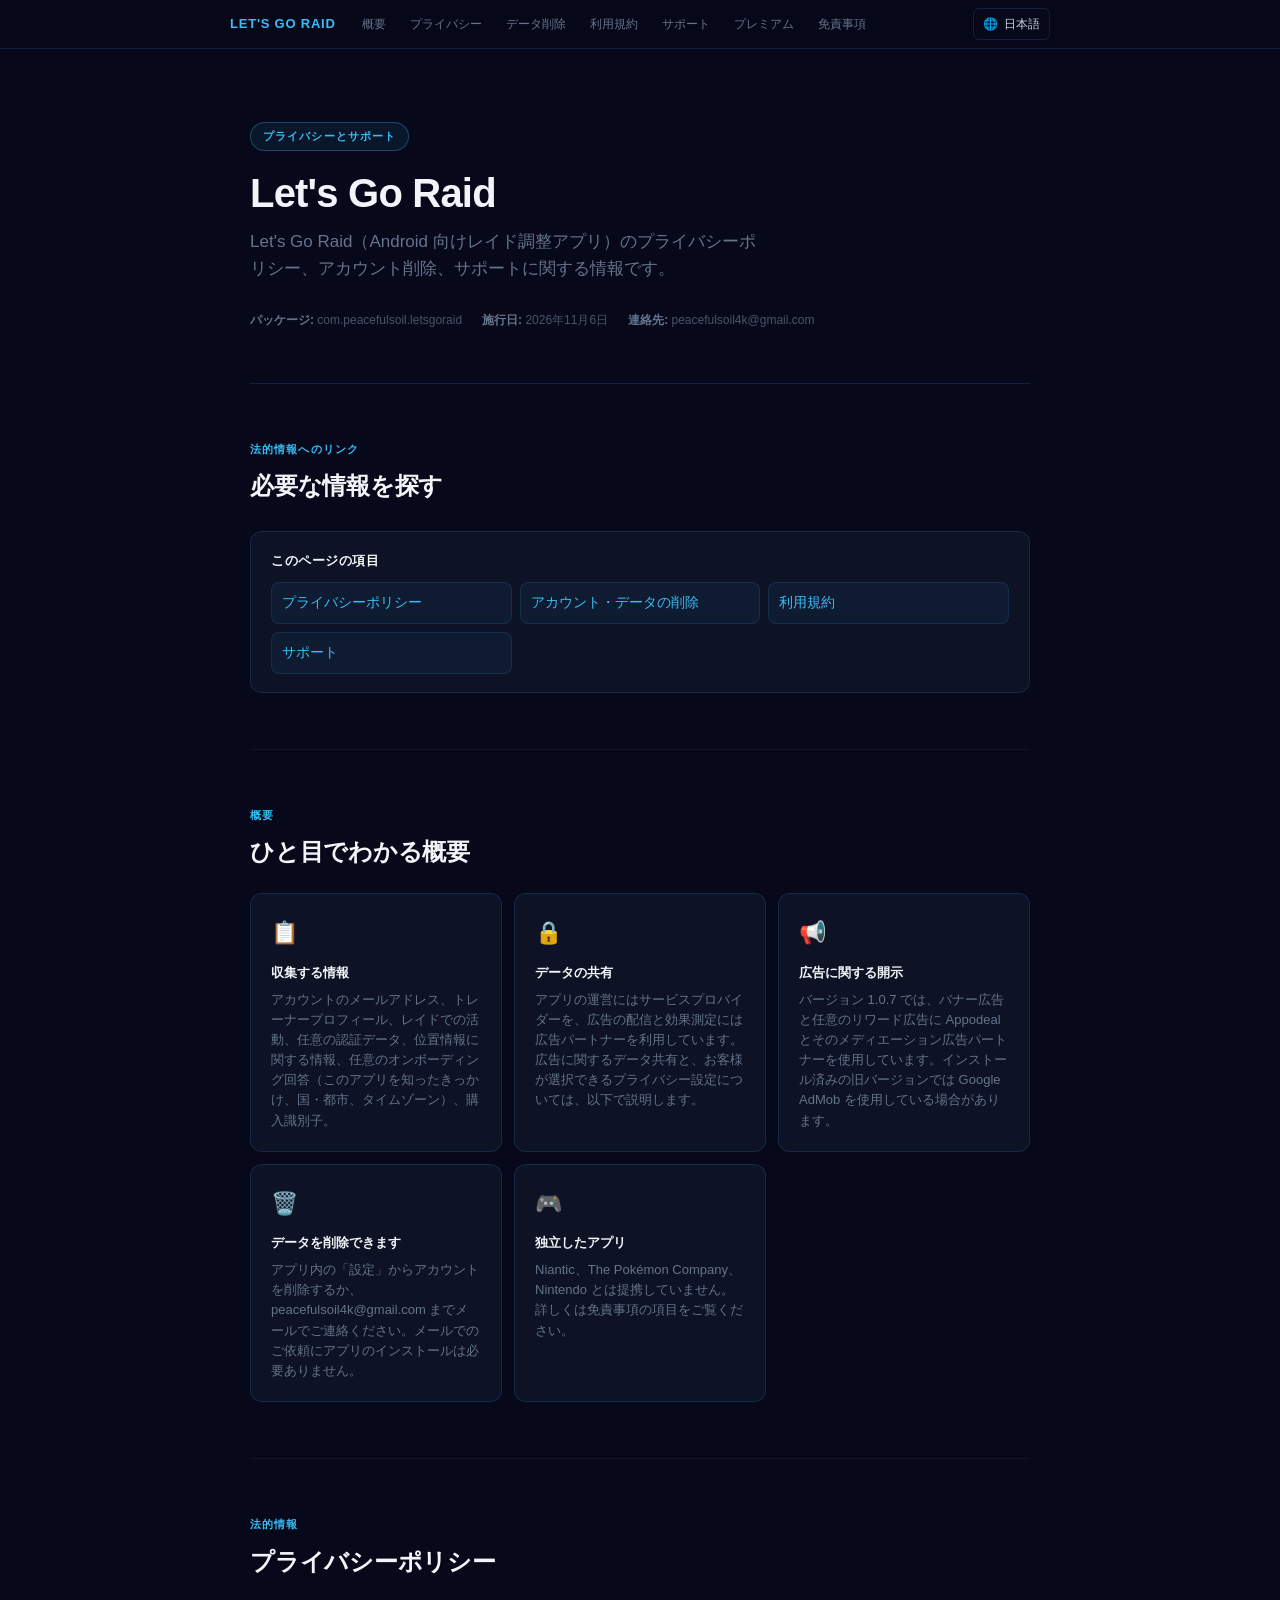
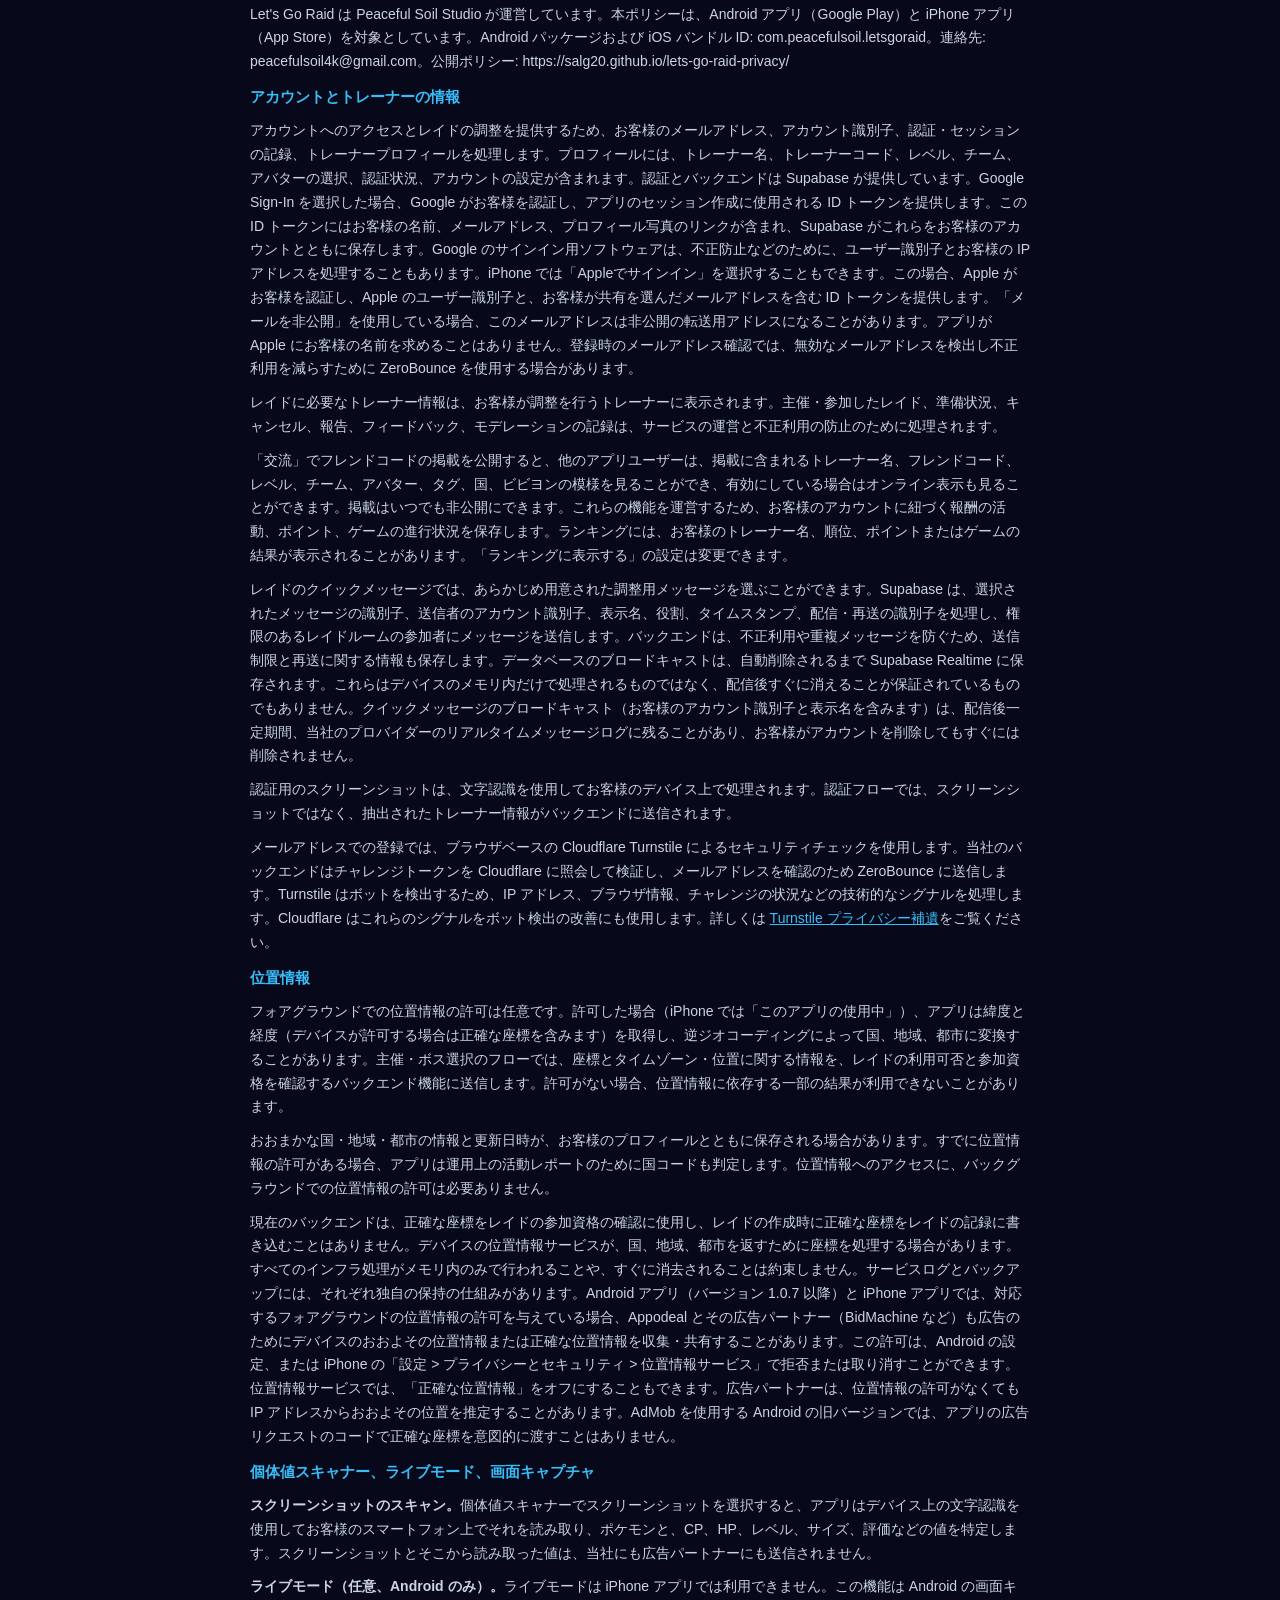
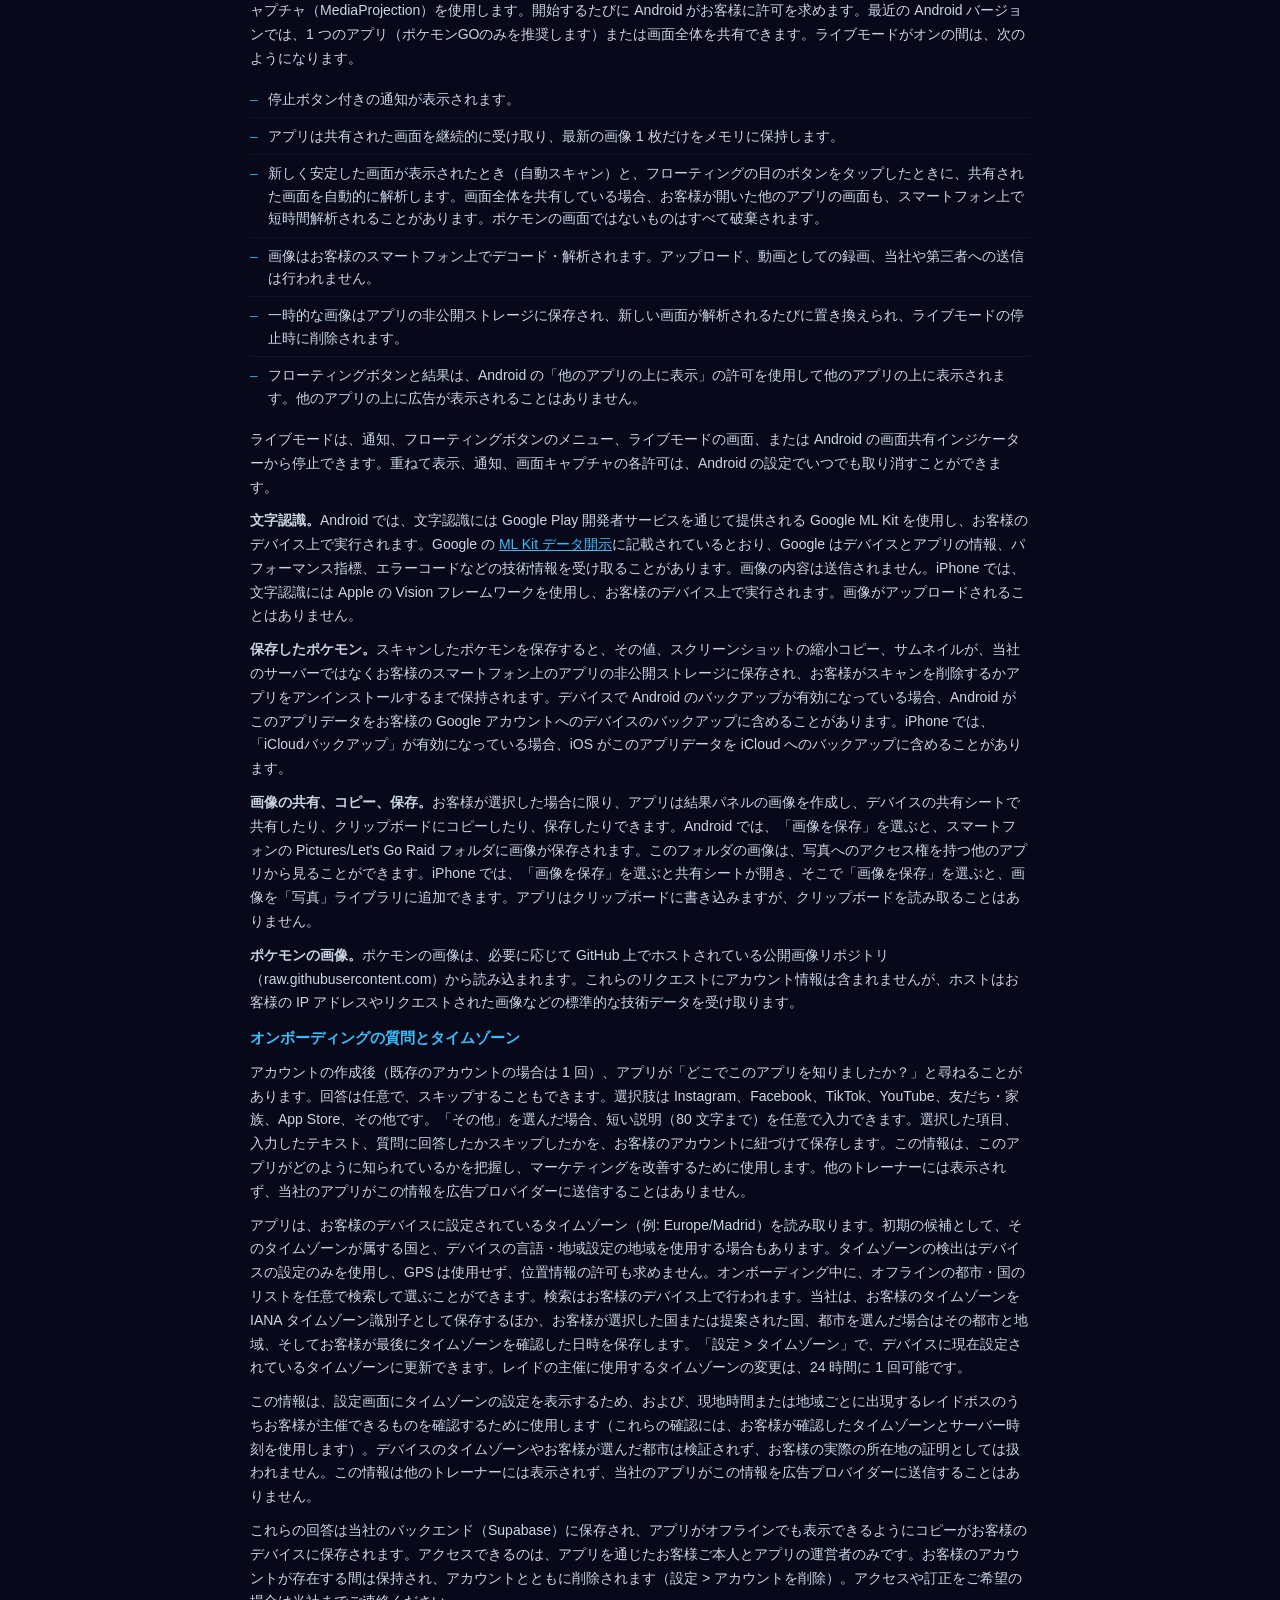
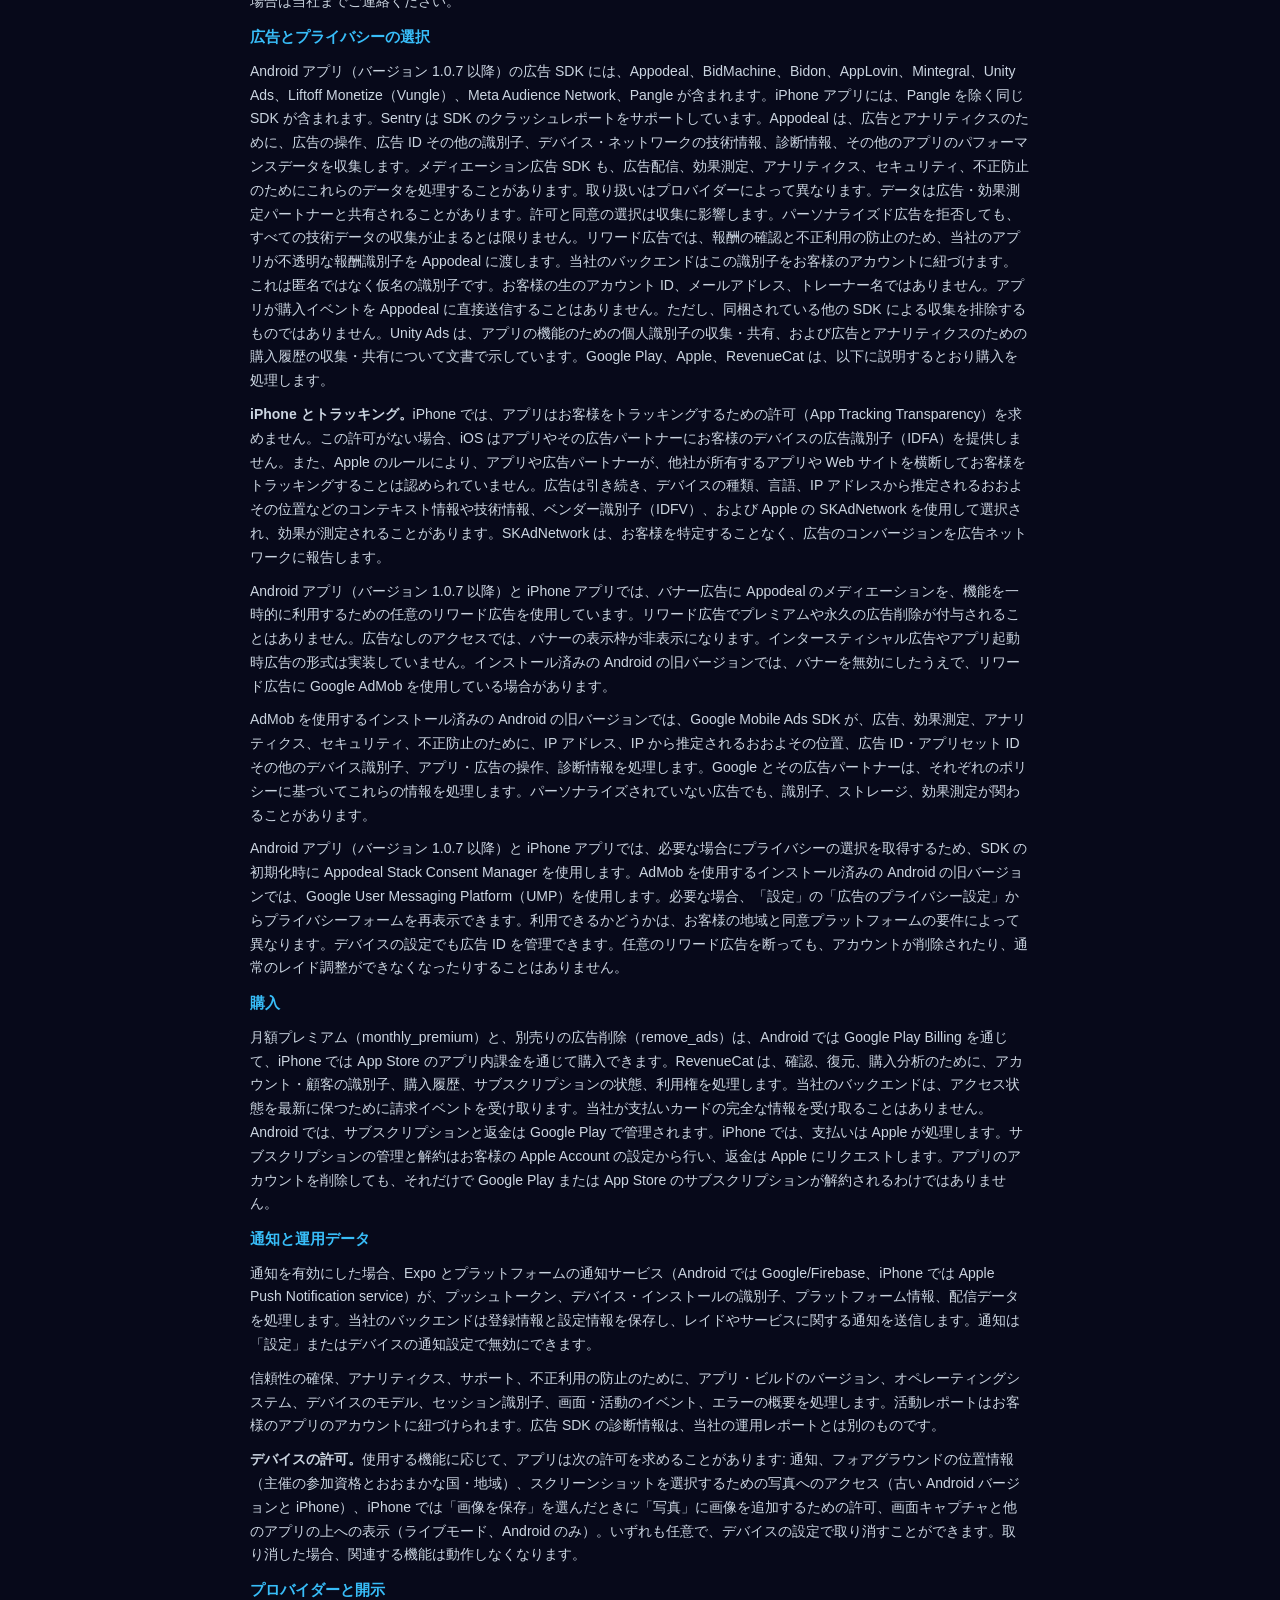
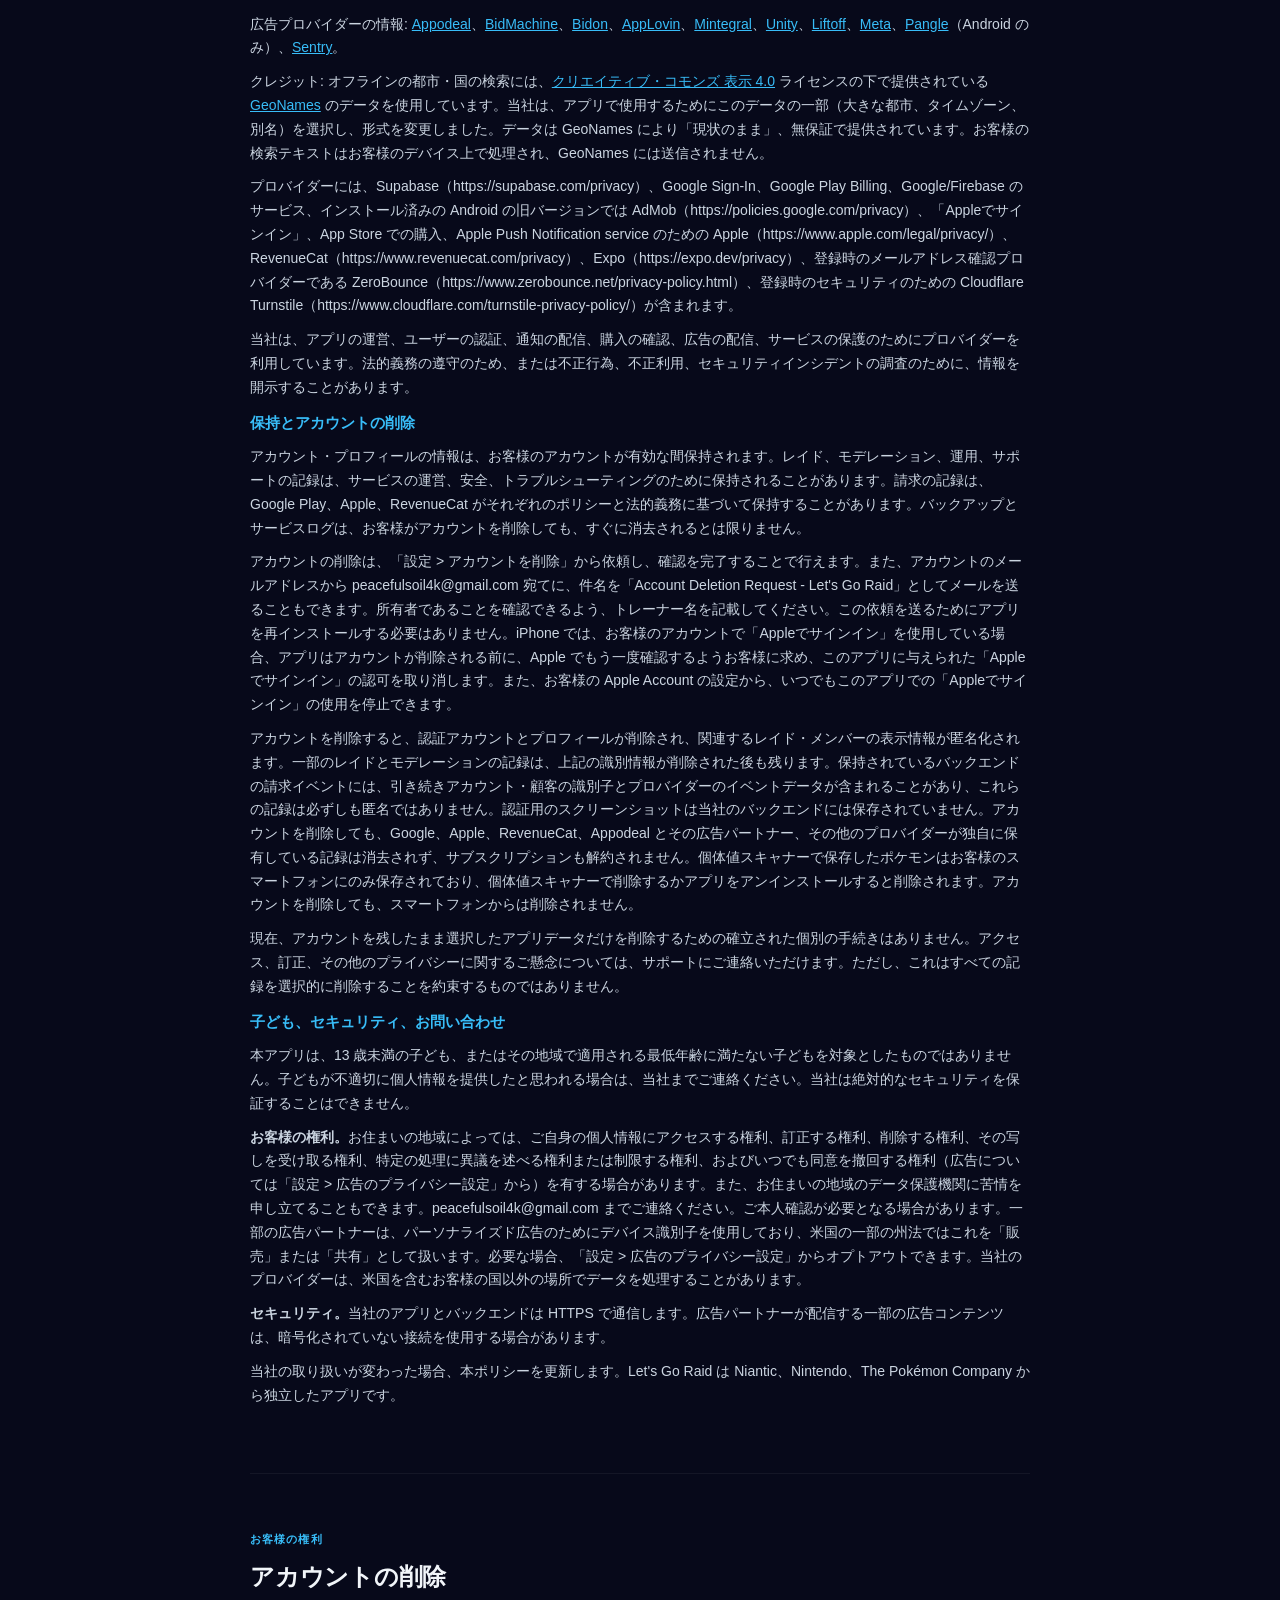
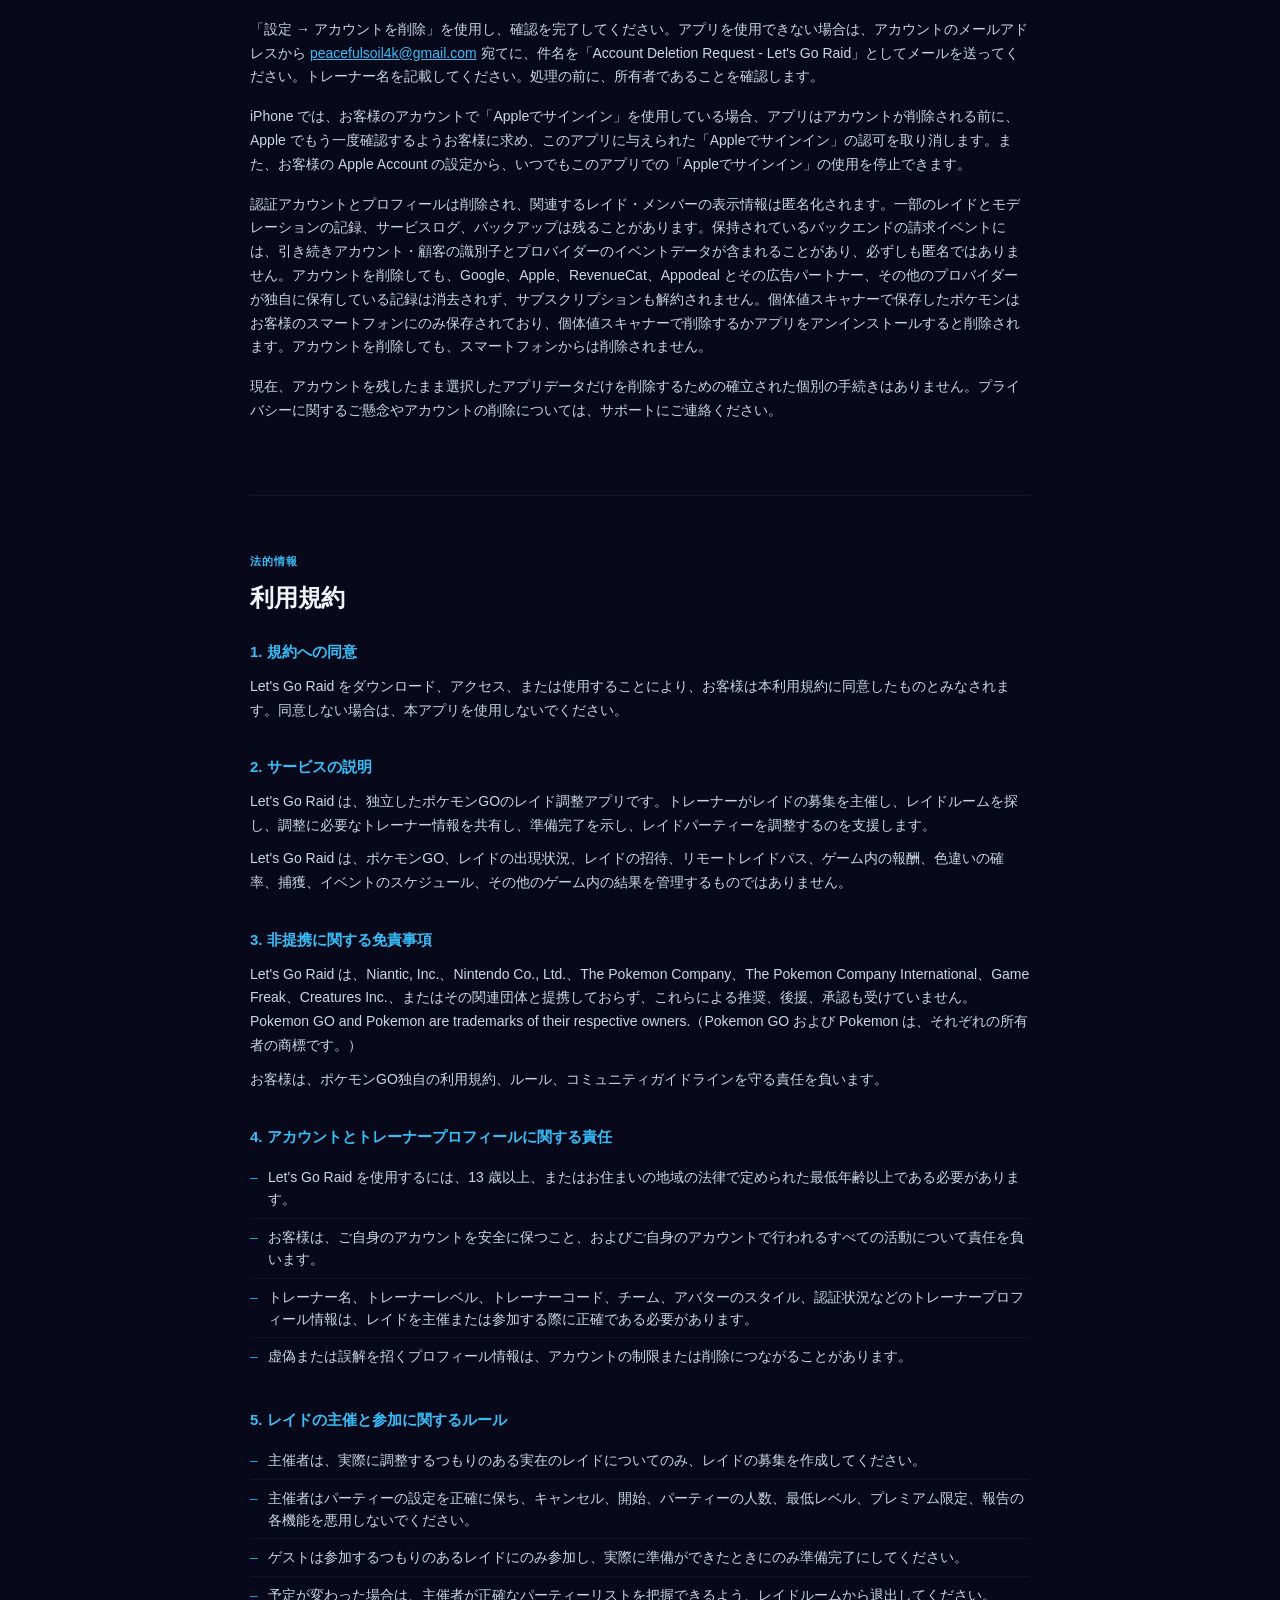
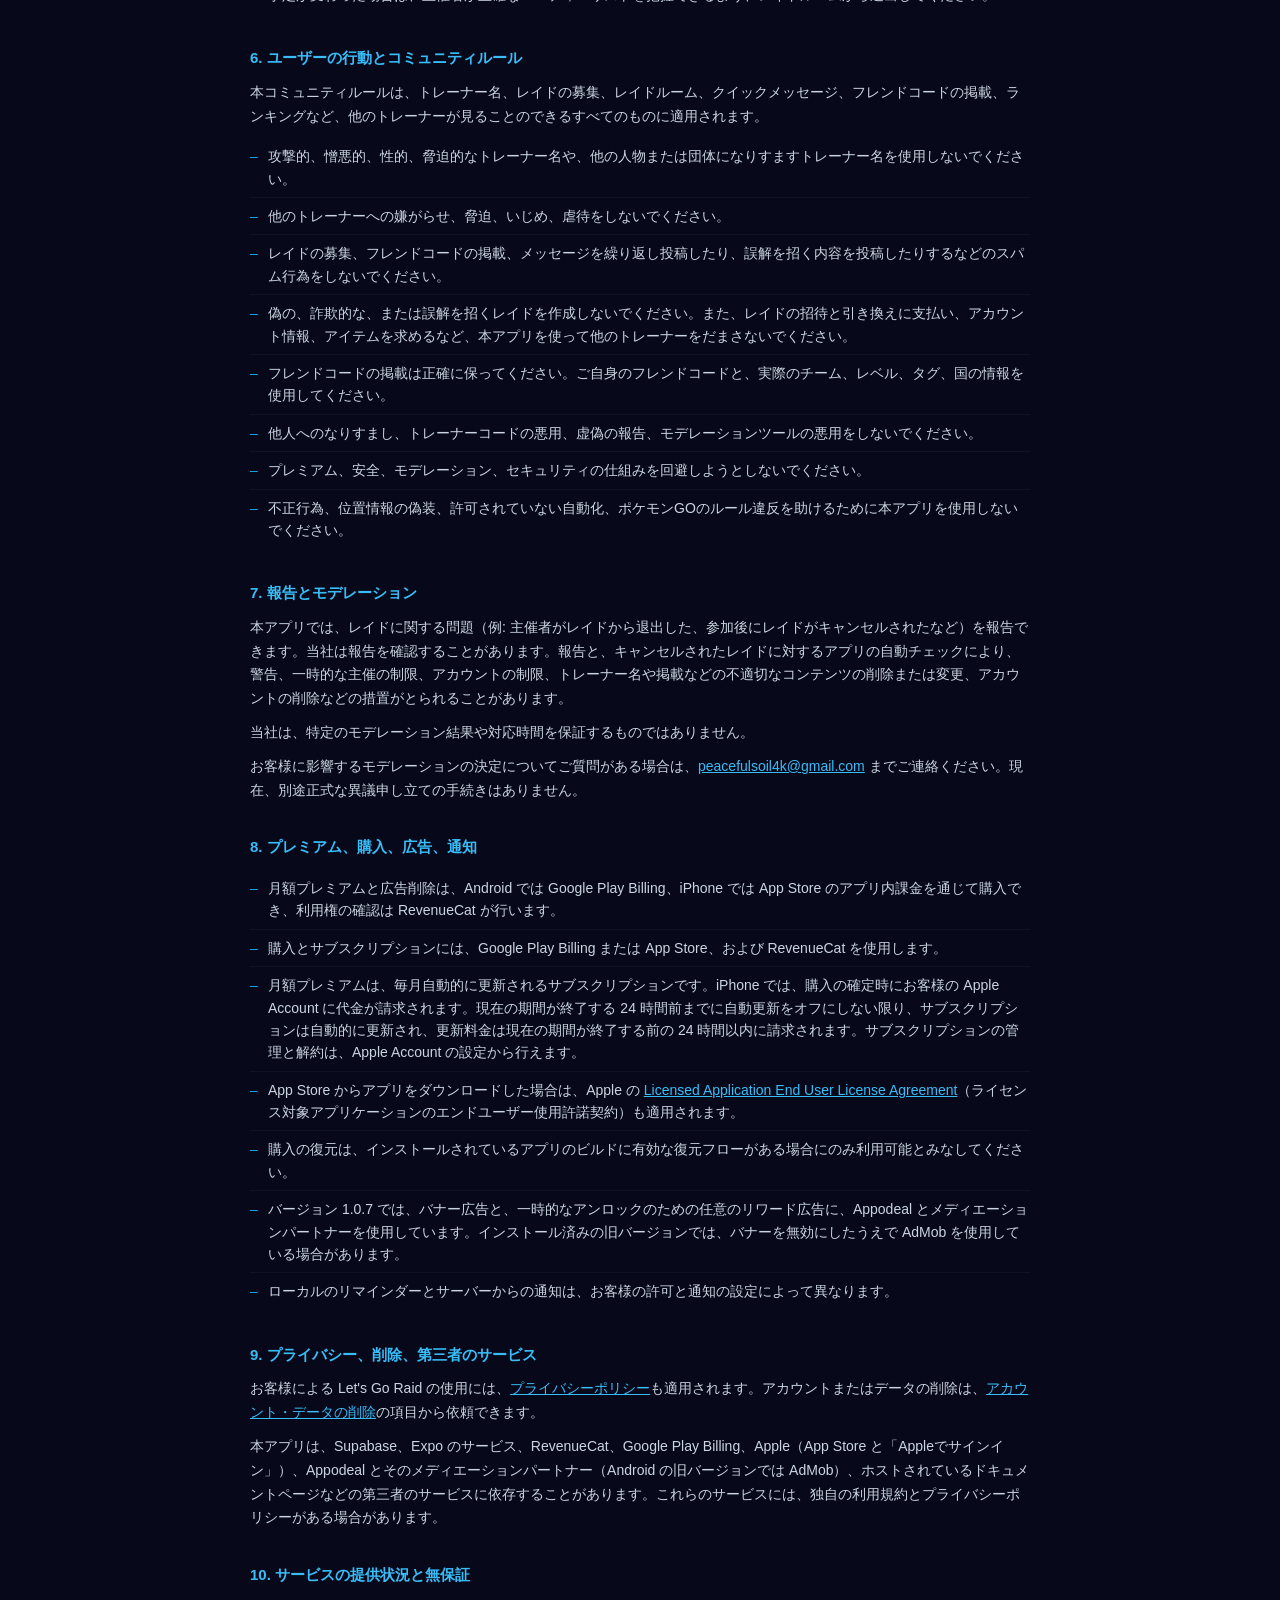
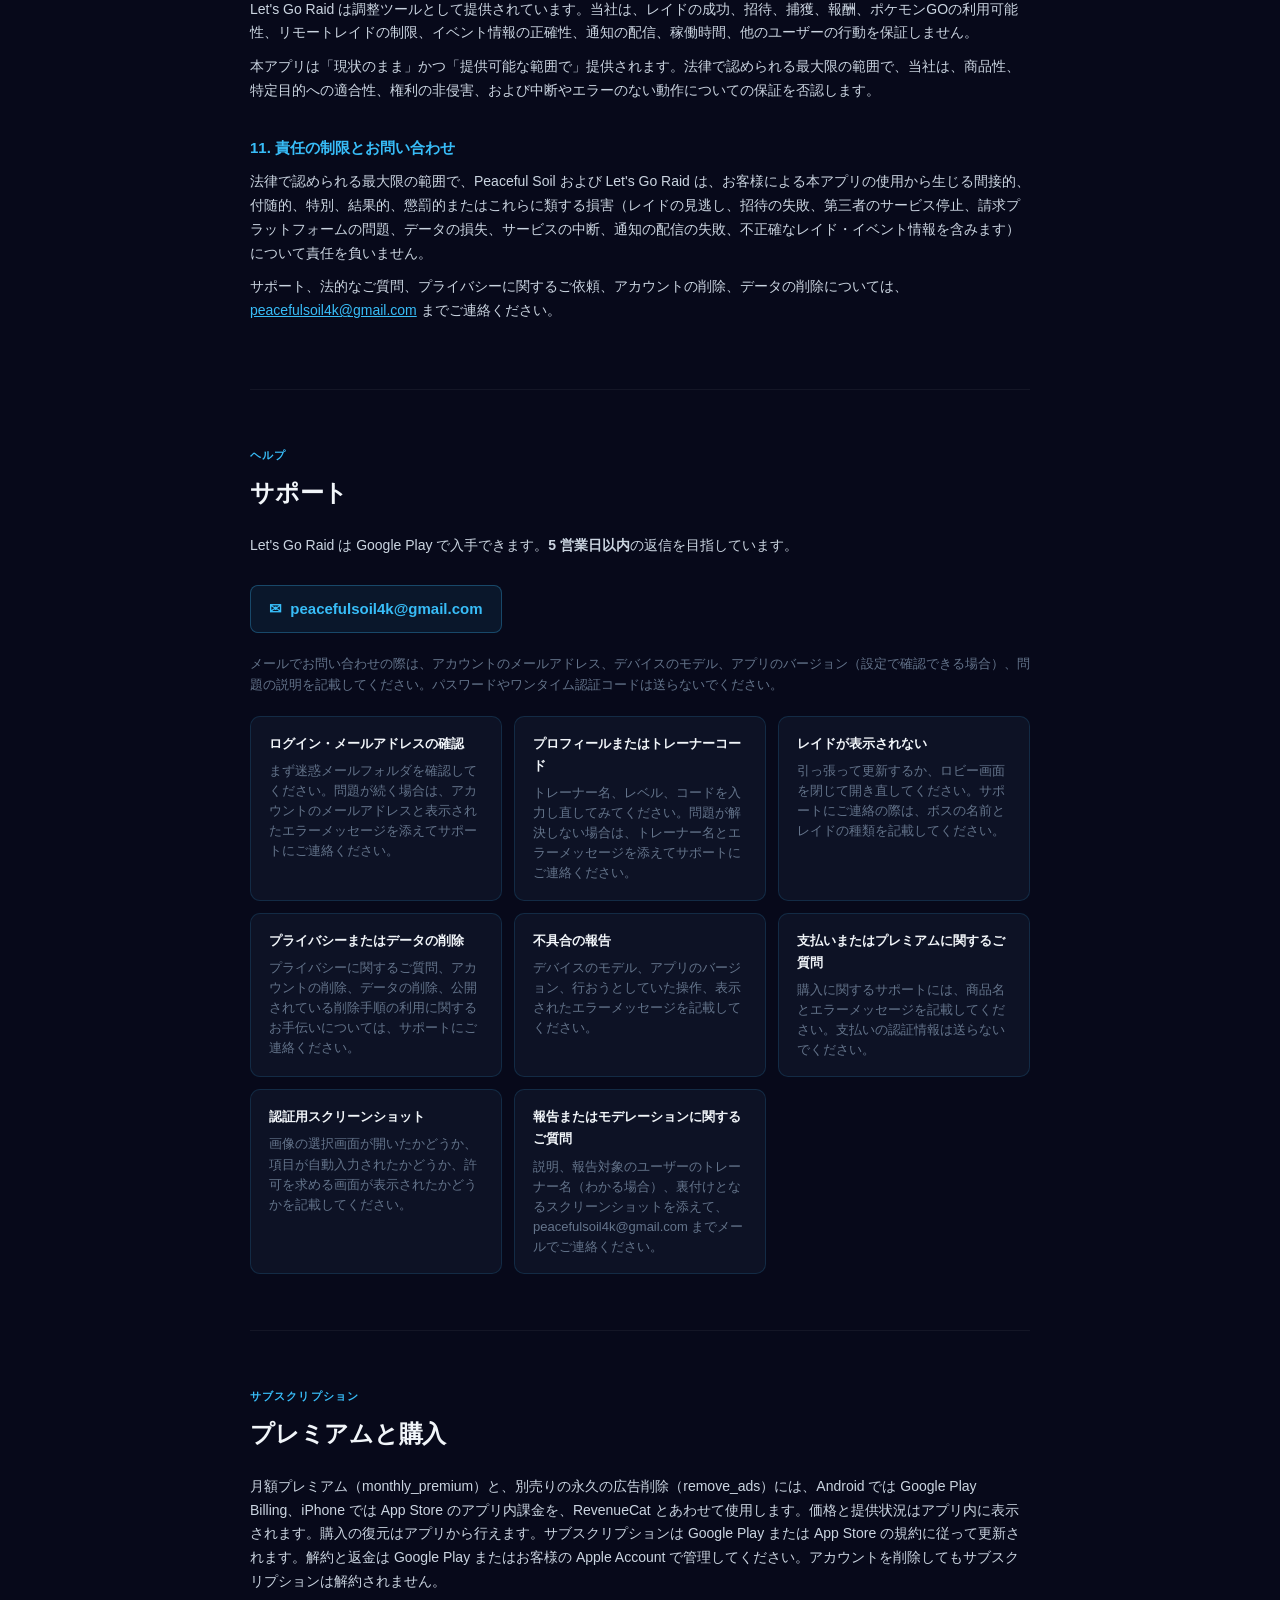
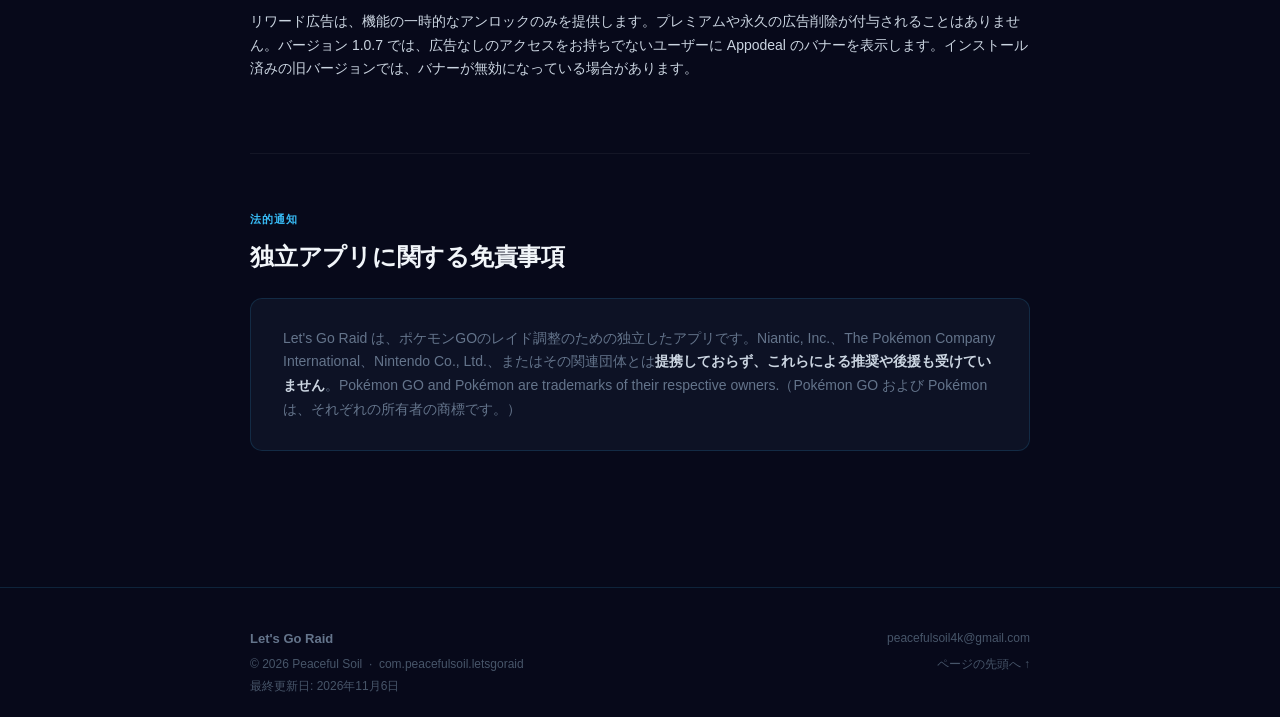
<file: ja/index.html>
<!DOCTYPE html>
<html lang="ja">
<head>
  <meta charset="UTF-8" />
  <meta name="viewport" content="width=device-width, initial-scale=1.0" />
  <title>Let's Go Raid – プライバシーとサポート</title>
  <link rel="canonical" href="https://salg20.github.io/lets-go-raid-privacy/ja/" />
  <link rel="alternate" hreflang="x-default" href="https://salg20.github.io/lets-go-raid-privacy/" />
  <link rel="alternate" hreflang="en" href="https://salg20.github.io/lets-go-raid-privacy/" />
  <link rel="alternate" hreflang="ja" href="https://salg20.github.io/lets-go-raid-privacy/ja/" />
  <link rel="alternate" hreflang="pt-BR" href="https://salg20.github.io/lets-go-raid-privacy/pt-BR/" />
  <link rel="alternate" hreflang="es" href="https://salg20.github.io/lets-go-raid-privacy/es/" />
  <link rel="alternate" hreflang="de" href="https://salg20.github.io/lets-go-raid-privacy/de/" />
  <link rel="alternate" hreflang="ko" href="https://salg20.github.io/lets-go-raid-privacy/ko/" />
  <link rel="alternate" hreflang="zh-Hant" href="https://salg20.github.io/lets-go-raid-privacy/zh-Hant/" />
  <link rel="alternate" hreflang="id" href="https://salg20.github.io/lets-go-raid-privacy/id/" />
  <link rel="alternate" hreflang="th" href="https://salg20.github.io/lets-go-raid-privacy/th/" />
  <link rel="alternate" hreflang="fr" href="https://salg20.github.io/lets-go-raid-privacy/fr/" />
  <link rel="alternate" hreflang="it" href="https://salg20.github.io/lets-go-raid-privacy/it/" />
  <link rel="alternate" hreflang="hi" href="https://salg20.github.io/lets-go-raid-privacy/hi/" />
  <style>
    *, *::before, *::after { box-sizing: border-box; margin: 0; padding: 0; }

    :root {
      --bg: #07091a;
      --surface: #0d1225;
      --surface2: #111830;
      --border: rgba(56, 189, 248, 0.15);
      --border-strong: rgba(56, 189, 248, 0.3);
      --accent: #38bdf8;
      --accent-dim: #0ea5e9;
      --accent-glow: rgba(56, 189, 248, 0.08);
      --text: #cbd5e1;
      --text-bright: #f1f5f9;
      --text-muted: #64748b;
      --text-dim: #475569;
      --green: #34d399;
      --green-bg: rgba(52, 211, 153, 0.07);
      --green-border: rgba(52, 211, 153, 0.28);
    }

    html { scroll-behavior: smooth; }

    body {
      font-family: -apple-system, BlinkMacSystemFont, "Segoe UI", Roboto, Helvetica, Arial, sans-serif;
      background: var(--bg);
      color: var(--text);
      line-height: 1.7;
    }

    /* NAV */
    nav {
      position: sticky;
      top: 0;
      z-index: 50;
      background: rgba(7, 9, 26, 0.94);
      backdrop-filter: blur(12px);
      border-bottom: 1px solid var(--border);
      padding: 0 20px;
    }
    .nav-bar {
      max-width: 820px;
      margin: 0 auto;
      display: flex;
      align-items: center;
      gap: 8px;
    }
    .nav-inner {
      flex: 1;
      min-width: 0;
      display: flex;
      align-items: center;
      gap: 4px;
      height: 48px;
      overflow-x: auto;
      scrollbar-width: none;
    }
    .nav-inner::-webkit-scrollbar { display: none; }
    .nav-brand {
      font-size: 13px;
      font-weight: 800;
      color: var(--accent);
      letter-spacing: 0.06em;
      text-transform: uppercase;
      white-space: nowrap;
      margin-right: 12px;
      text-decoration: none;
    }
    .nav-link {
      font-size: 12px;
      color: var(--text-muted);
      text-decoration: none;
      white-space: nowrap;
      padding: 6px 10px;
      border-radius: 6px;
      transition: color 0.2s, background 0.2s;
    }
    .nav-link:hover { color: var(--accent); background: var(--accent-glow); }

    /* LANGUAGE MENU (works without JavaScript: <details> + plain links) */
    .lang-menu { position: relative; flex: none; }
    .lang-menu summary {
      list-style: none;
      cursor: pointer;
      display: flex;
      align-items: center;
      gap: 6px;
      font-size: 12px;
      color: var(--text);
      white-space: nowrap;
      padding: 5px 9px;
      border: 1px solid var(--border);
      border-radius: 6px;
    }
    .lang-menu summary::-webkit-details-marker { display: none; }
    .lang-menu summary:hover { color: var(--accent); border-color: var(--border-strong); }
    .lang-menu summary:focus-visible, .lang-list a:focus-visible { outline: 2px solid var(--accent); outline-offset: 2px; }
    .lang-list {
      position: absolute;
      right: 0;
      top: calc(100% + 6px);
      z-index: 60;
      list-style: none;
      min-width: 190px;
      max-height: 70vh;
      overflow-y: auto;
      padding: 6px;
      background: var(--surface);
      border: 1px solid var(--border-strong);
      border-radius: 10px;
      box-shadow: 0 12px 32px rgba(0, 0, 0, 0.45);
    }
    .lang-list a {
      display: block;
      padding: 7px 10px;
      border-radius: 6px;
      font-size: 13px;
      color: var(--text);
      text-decoration: none;
    }
    .lang-list a:hover { background: var(--accent-glow); color: var(--accent); }
    .lang-list a[aria-current="true"] { color: var(--accent); font-weight: 700; }

    /* LAYOUT */
    .container {
      max-width: 820px;
      margin: 0 auto;
      padding: 0 20px 80px;
    }

    /* HERO */
    .hero {
      padding: 72px 0 52px;
      border-bottom: 1px solid var(--border);
    }
    .hero-badge {
      display: inline-flex;
      align-items: center;
      gap: 6px;
      font-size: 11px;
      font-weight: 700;
      letter-spacing: 0.1em;
      text-transform: uppercase;
      color: var(--accent);
      background: var(--accent-glow);
      border: 1px solid var(--border-strong);
      border-radius: 999px;
      padding: 4px 12px;
      margin-bottom: 20px;
    }
    .hero h1 {
      font-size: 40px;
      font-weight: 900;
      color: var(--text-bright);
      line-height: 1.12;
      margin-bottom: 14px;
      letter-spacing: -0.02em;
    }
    .hero-sub {
      font-size: 17px;
      color: var(--text-muted);
      margin-bottom: 28px;
      max-width: 520px;
      line-height: 1.55;
    }
    .hero-meta {
      display: flex;
      flex-wrap: wrap;
      gap: 20px;
    }
    .hero-meta-item {
      font-size: 12px;
      color: var(--text-dim);
    }
    .hero-meta-item strong { color: var(--text-muted); }

    /* SECTION */
    section {
      padding: 56px 0;
      border-bottom: 1px solid rgba(255,255,255,0.05);
    }
    section:last-of-type { border-bottom: none; }
    .section-label {
      font-size: 11px;
      font-weight: 700;
      letter-spacing: 0.1em;
      text-transform: uppercase;
      color: var(--accent);
      margin-bottom: 8px;
    }
    .section-title {
      font-size: 24px;
      font-weight: 800;
      color: var(--text-bright);
      margin-bottom: 20px;
      letter-spacing: -0.01em;
    }

    /* SUMMARY CARDS */
    .cards-grid {
      display: grid;
      grid-template-columns: repeat(auto-fill, minmax(230px, 1fr));
      gap: 12px;
      margin-top: 4px;
    }
    .card {
      background: var(--surface);
      border: 1px solid var(--border);
      border-radius: 12px;
      padding: 20px;
      transition: border-color 0.2s, background 0.2s;
    }
    .card:hover {
      border-color: var(--border-strong);
      background: var(--surface2);
    }
    .card-icon { font-size: 22px; margin-bottom: 10px; display: block; }
    .card-title {
      font-size: 13px;
      font-weight: 700;
      color: var(--text-bright);
      margin-bottom: 6px;
    }
    .card-body {
      font-size: 13px;
      color: var(--text-muted);
      line-height: 1.55;
    }

    /* TABLE OF CONTENTS */
    .toc-panel {
      background: var(--surface);
      border: 1px solid var(--border);
      border-radius: 12px;
      padding: 18px 20px;
      margin-top: 24px;
    }
    .toc-title {
      font-size: 13px;
      font-weight: 800;
      color: var(--text-bright);
      margin-bottom: 10px;
      letter-spacing: 0.04em;
      text-transform: uppercase;
    }
    .toc-links {
      display: grid;
      grid-template-columns: repeat(auto-fit, minmax(180px, 1fr));
      gap: 8px;
    }
    .toc-links a {
      color: var(--accent);
      text-decoration: none;
      font-size: 14px;
      padding: 8px 10px;
      border-radius: 8px;
      background: rgba(56, 189, 248, 0.06);
      border: 1px solid rgba(56, 189, 248, 0.12);
    }
    .toc-links a:hover { background: var(--accent-glow); }
    /* POLICY CONTENT */
    .policy-section { margin-bottom: 32px; }
    .policy-section:last-child { margin-bottom: 0; }
    .policy-h2 {
      font-size: 15px;
      font-weight: 700;
      color: var(--accent);
      margin-bottom: 10px;
    }
    .policy-p {
      font-size: 14px;
      color: var(--text);
      margin-bottom: 10px;
      line-height: 1.7;
    }
    .policy-ul {
      list-style: none;
      margin: 8px 0 12px;
      padding: 0;
    }
    .policy-ul li {
      font-size: 14px;
      color: var(--text);
      padding: 7px 0 7px 18px;
      border-bottom: 1px solid rgba(255,255,255,0.04);
      position: relative;
      line-height: 1.6;
    }
    .policy-ul li::before {
      content: "–";
      position: absolute;
      left: 0;
      color: var(--accent-dim);
    }
    .policy-ul li:last-child { border-bottom: none; }
    .policy-ul li strong { color: var(--text-bright); }
    .policy-ul a { color: var(--accent); }

    /* CALLOUT BOXES */
    .callout {
      border-radius: 10px;
      padding: 20px 24px;
      margin: 20px 0;
    }
    .callout-green {
      background: var(--green-bg);
      border: 1px solid var(--green-border);
    }
    .callout-blue {
      background: var(--accent-glow);
      border: 1px solid var(--border-strong);
    }
    .callout-title {
      font-size: 13px;
      font-weight: 700;
      margin-bottom: 10px;
    }
    .callout-green .callout-title { color: var(--green); }
    .callout-blue .callout-title { color: var(--accent); }
    .callout-body {
      font-size: 14px;
      color: var(--text);
      line-height: 1.65;
    }
    .callout-body a { color: var(--accent); }
    .callout-body strong { color: var(--text-bright); }

    /* DELETION STEPS */
    .deletion-steps {
      display: grid;
      grid-template-columns: repeat(auto-fill, minmax(210px, 1fr));
      gap: 12px;
      margin: 20px 0;
    }
    .deletion-step {
      background: var(--surface);
      border: 1px solid var(--border);
      border-radius: 10px;
      padding: 16px 18px;
    }
    .deletion-step-num {
      font-size: 11px;
      font-weight: 700;
      color: var(--accent);
      letter-spacing: 0.08em;
      text-transform: uppercase;
      margin-bottom: 6px;
    }
    .deletion-step-title {
      font-size: 13px;
      font-weight: 700;
      color: var(--text-bright);
      margin-bottom: 4px;
    }
    .deletion-step-body {
      font-size: 13px;
      color: var(--text-muted);
      line-height: 1.5;
    }
    .deletion-step-body a { color: var(--accent); }
    .deletion-step-body em { font-style: italic; }

    /* SUPPORT TOPICS */
    .support-topics {
      display: grid;
      grid-template-columns: repeat(auto-fill, minmax(250px, 1fr));
      gap: 12px;
      margin-top: 20px;
    }
    .support-topic {
      background: var(--surface);
      border: 1px solid var(--border);
      border-radius: 10px;
      padding: 16px 18px;
    }
    .support-topic-title {
      font-size: 13px;
      font-weight: 700;
      color: var(--text-bright);
      margin-bottom: 6px;
    }
    .support-topic-body {
      font-size: 13px;
      color: var(--text-muted);
      line-height: 1.55;
    }

    /* EMAIL BUTTON */
    a { color: var(--accent); text-decoration: underline; }
    .email-link {
      display: inline-flex;
      align-items: center;
      gap: 8px;
      font-size: 15px;
      font-weight: 600;
      color: var(--accent);
      text-decoration: none;
      background: var(--accent-glow);
      border: 1px solid var(--border-strong);
      border-radius: 8px;
      padding: 10px 18px;
      margin: 12px 0;
      transition: background 0.2s, border-color 0.2s;
    }
    .email-link:hover {
      background: rgba(56, 189, 248, 0.14);
      border-color: var(--accent);
    }

    /* DISCLAIMER */
    .disclaimer-box {
      background: var(--surface);
      border: 1px solid var(--border);
      border-radius: 12px;
      padding: 28px 32px;
    }
    .disclaimer-box p {
      font-size: 14px;
      color: var(--text-muted);
      line-height: 1.7;
    }
    .disclaimer-box strong { color: var(--text); }

    /* FOOTER */
    footer {
      padding: 40px 0 20px;
      border-top: 1px solid var(--border);
    }
    .footer-inner {
      display: flex;
      flex-wrap: wrap;
      justify-content: space-between;
      align-items: flex-start;
      gap: 16px;
    }
    .footer-brand {
      font-size: 13px;
      font-weight: 700;
      color: var(--text-muted);
    }
    .footer-copy {
      font-size: 12px;
      color: var(--text-dim);
      margin-top: 4px;
    }
    .footer-links {
      display: flex;
      flex-direction: column;
      align-items: flex-end;
      gap: 6px;
    }
    .footer-links a {
      font-size: 12px;
      color: var(--text-dim);
      text-decoration: none;
    }
    .footer-links a:hover { color: var(--accent); }

    /* BODY HELPERS */
    .body-text {
      font-size: 14px;
      color: var(--text);
      margin-bottom: 16px;
      line-height: 1.7;
    }
    .body-text-muted {
      font-size: 13px;
      color: var(--text-muted);
      margin-bottom: 16px;
      line-height: 1.65;
    }

    /* RESPONSIVE */
    @media (max-width: 600px) {
      .hero h1 { font-size: 28px; }
      .hero-sub { font-size: 15px; }
      .section-title { font-size: 20px; }
      .cards-grid { grid-template-columns: 1fr; }
      .deletion-steps { grid-template-columns: 1fr; }
      .support-topics { grid-template-columns: 1fr; }
      .disclaimer-box { padding: 20px; }
      .footer-links { align-items: flex-start; }
      nav { padding: 0 12px; }
      .container { padding: 0 16px 60px; }
      .callout { padding: 16px 18px; }
    }
  </style>
</head>
<body>

  <!-- STICKY NAV -->
  <nav>
    <div class="nav-bar">
    <div class="nav-inner">
      <a class="nav-brand" href="#top">Let's Go Raid</a>
      <a class="nav-link" href="#summary">概要</a>
      <a class="nav-link" href="#privacy">プライバシー</a>
      <a class="nav-link" href="#deletion">データ削除</a>
      <a class="nav-link" href="#terms">利用規約</a>
      <a class="nav-link" href="#support">サポート</a>
      <a class="nav-link" href="#premium">プレミアム</a>
      <a class="nav-link" href="#disclaimer">免責事項</a>
    </div>
    <!-- LANGUAGE MENU: language names stay in their own language on every page. -->
    <details class="lang-menu">
      <summary aria-label="言語: 日本語"><span aria-hidden="true">🌐</span><span>日本語</span></summary>
      <ul class="lang-list">
        <li><a href="../" hreflang="en" lang="en" data-lang="en">English</a></li>
        <li><a href="../ja/" hreflang="ja" lang="ja" data-lang="ja" aria-current="true">日本語</a></li>
        <li><a href="../pt-BR/" hreflang="pt-BR" lang="pt-BR" data-lang="pt-BR">Português (Brasil)</a></li>
        <li><a href="../es/" hreflang="es" lang="es" data-lang="es">Español</a></li>
        <li><a href="../de/" hreflang="de" lang="de" data-lang="de">Deutsch</a></li>
        <li><a href="../ko/" hreflang="ko" lang="ko" data-lang="ko">한국어</a></li>
        <li><a href="../zh-Hant/" hreflang="zh-Hant" lang="zh-Hant" data-lang="zh-Hant">繁體中文</a></li>
        <li><a href="../id/" hreflang="id" lang="id" data-lang="id">Bahasa Indonesia</a></li>
        <li><a href="../th/" hreflang="th" lang="th" data-lang="th">ไทย</a></li>
        <li><a href="../fr/" hreflang="fr" lang="fr" data-lang="fr">Français</a></li>
        <li><a href="../it/" hreflang="it" lang="it" data-lang="it">Italiano</a></li>
        <li><a href="../hi/" hreflang="hi" lang="hi" data-lang="hi">हिन्दी</a></li>
      </ul>
    </details>
    </div>
  </nav>

  <div class="container" id="top">

    <!-- HERO -->
    <div class="hero">
      <div class="hero-badge">プライバシーとサポート</div>
      <h1>Let's Go Raid</h1>
      <p class="hero-sub">Let's Go Raid（Android 向けレイド調整アプリ）のプライバシーポリシー、アカウント削除、サポートに関する情報です。</p>
      <div class="hero-meta">
        <span class="hero-meta-item"><strong>パッケージ:</strong> com.peacefulsoil.letsgoraid</span>
        <span class="hero-meta-item"><strong>施行日:</strong> 2026年11月6日</span>
        <span class="hero-meta-item"><strong>連絡先:</strong> peacefulsoil4k@gmail.com</span>
      </div>
    </div>

    <!-- TABLE OF CONTENTS -->
    <section id="toc">
      <div class="section-label">法的情報へのリンク</div>
      <div class="section-title">必要な情報を探す</div>
      <div class="toc-panel">
        <div class="toc-title">このページの項目</div>
        <div class="toc-links">
          <a href="#privacy">プライバシーポリシー</a>
          <a href="#deletion">アカウント・データの削除</a>
          <a href="#terms">利用規約</a>
          <a href="#support">サポート</a>
        </div>
      </div>
    </section>
    <!-- QUICK SUMMARY -->
    <section id="summary">
      <div class="section-label">概要</div>
      <div class="section-title">ひと目でわかる概要</div>
      <div class="cards-grid">
        <div class="card">
          <span class="card-icon">📋</span>
          <div class="card-title">収集する情報</div>
          <div class="card-body">アカウントのメールアドレス、トレーナープロフィール、レイドでの活動、任意の認証データ、位置情報に関する情報、任意のオンボーディング回答（このアプリを知ったきっかけ、国・都市、タイムゾーン）、購入識別子。</div>
        </div>
        <div class="card">
          <span class="card-icon">🔒</span>
          <div class="card-title">データの共有</div>
          <div class="card-body">アプリの運営にはサービスプロバイダーを、広告の配信と効果測定には広告パートナーを利用しています。広告に関するデータ共有と、お客様が選択できるプライバシー設定については、以下で説明します。</div>
        </div>
        <div class="card">
          <span class="card-icon">📢</span>
          <div class="card-title">広告に関する開示</div>
          <div class="card-body">バージョン 1.0.7 では、バナー広告と任意のリワード広告に Appodeal とそのメディエーション広告パートナーを使用しています。インストール済みの旧バージョンでは Google AdMob を使用している場合があります。</div>
        </div>
        <div class="card">
          <span class="card-icon">🗑️</span>
          <div class="card-title">データを削除できます</div>
          <div class="card-body">アプリ内の「設定」からアカウントを削除するか、peacefulsoil4k@gmail.com までメールでご連絡ください。メールでのご依頼にアプリのインストールは必要ありません。</div>
        </div>
        <div class="card">
          <span class="card-icon">🎮</span>
          <div class="card-title">独立したアプリ</div>
          <div class="card-body">Niantic、The Pokémon Company、Nintendo とは提携していません。詳しくは免責事項の項目をご覧ください。</div>
        </div>
      </div>
    </section>

    <!-- PRIVACY POLICY -->
    <section id="privacy"><div class="section-label">法的情報</div><div class="section-title">プライバシーポリシー</div>
<p class="policy-p">Let's Go Raid は Peaceful Soil Studio が運営しています。本ポリシーは、Android アプリ（Google Play）と iPhone アプリ（App Store）を対象としています。Android パッケージおよび iOS バンドル ID: com.peacefulsoil.letsgoraid。連絡先: peacefulsoil4k@gmail.com。公開ポリシー: https://salg20.github.io/lets-go-raid-privacy/</p>
<h3 class="policy-h2">アカウントとトレーナーの情報</h3>
<p class="policy-p">アカウントへのアクセスとレイドの調整を提供するため、お客様のメールアドレス、アカウント識別子、認証・セッションの記録、トレーナープロフィールを処理します。プロフィールには、トレーナー名、トレーナーコード、レベル、チーム、アバターの選択、認証状況、アカウントの設定が含まれます。認証とバックエンドは Supabase が提供しています。Google Sign-In を選択した場合、Google がお客様を認証し、アプリのセッション作成に使用される ID トークンを提供します。この ID トークンにはお客様の名前、メールアドレス、プロフィール写真のリンクが含まれ、Supabase がこれらをお客様のアカウントとともに保存します。Google のサインイン用ソフトウェアは、不正防止などのために、ユーザー識別子とお客様の IP アドレスを処理することもあります。iPhone では「Appleでサインイン」を選択することもできます。この場合、Apple がお客様を認証し、Apple のユーザー識別子と、お客様が共有を選んだメールアドレスを含む ID トークンを提供します。「メールを非公開」を使用している場合、このメールアドレスは非公開の転送用アドレスになることがあります。アプリが Apple にお客様の名前を求めることはありません。登録時のメールアドレス確認では、無効なメールアドレスを検出し不正利用を減らすために ZeroBounce を使用する場合があります。</p>
<p class="policy-p">レイドに必要なトレーナー情報は、お客様が調整を行うトレーナーに表示されます。主催・参加したレイド、準備状況、キャンセル、報告、フィードバック、モデレーションの記録は、サービスの運営と不正利用の防止のために処理されます。</p>
<p class="policy-p">「交流」でフレンドコードの掲載を公開すると、他のアプリユーザーは、掲載に含まれるトレーナー名、フレンドコード、レベル、チーム、アバター、タグ、国、ビビヨンの模様を見ることができ、有効にしている場合はオンライン表示も見ることができます。掲載はいつでも非公開にできます。これらの機能を運営するため、お客様のアカウントに紐づく報酬の活動、ポイント、ゲームの進行状況を保存します。ランキングには、お客様のトレーナー名、順位、ポイントまたはゲームの結果が表示されることがあります。「ランキングに表示する」の設定は変更できます。</p>
<p class="policy-p">レイドのクイックメッセージでは、あらかじめ用意された調整用メッセージを選ぶことができます。Supabase は、選択されたメッセージの識別子、送信者のアカウント識別子、表示名、役割、タイムスタンプ、配信・再送の識別子を処理し、権限のあるレイドルームの参加者にメッセージを送信します。バックエンドは、不正利用や重複メッセージを防ぐため、送信制限と再送に関する情報も保存します。データベースのブロードキャストは、自動削除されるまで Supabase Realtime に保存されます。これらはデバイスのメモリ内だけで処理されるものではなく、配信後すぐに消えることが保証されているものでもありません。クイックメッセージのブロードキャスト（お客様のアカウント識別子と表示名を含みます）は、配信後一定期間、当社のプロバイダーのリアルタイムメッセージログに残ることがあり、お客様がアカウントを削除してもすぐには削除されません。</p>
<p class="policy-p">認証用のスクリーンショットは、文字認識を使用してお客様のデバイス上で処理されます。認証フローでは、スクリーンショットではなく、抽出されたトレーナー情報がバックエンドに送信されます。</p>
<p class="policy-p">メールアドレスでの登録では、ブラウザベースの Cloudflare Turnstile によるセキュリティチェックを使用します。当社のバックエンドはチャレンジトークンを Cloudflare に照会して検証し、メールアドレスを確認のため ZeroBounce に送信します。Turnstile はボットを検出するため、IP アドレス、ブラウザ情報、チャレンジの状況などの技術的なシグナルを処理します。Cloudflare はこれらのシグナルをボット検出の改善にも使用します。詳しくは <a href="https://www.cloudflare.com/turnstile-privacy-policy/">Turnstile プライバシー補遺</a>をご覧ください。</p>
<h3 class="policy-h2">位置情報</h3>
<p class="policy-p">フォアグラウンドでの位置情報の許可は任意です。許可した場合（iPhone では「このアプリの使用中」）、アプリは緯度と経度（デバイスが許可する場合は正確な座標を含みます）を取得し、逆ジオコーディングによって国、地域、都市に変換することがあります。主催・ボス選択のフローでは、座標とタイムゾーン・位置に関する情報を、レイドの利用可否と参加資格を確認するバックエンド機能に送信します。許可がない場合、位置情報に依存する一部の結果が利用できないことがあります。</p>
<p class="policy-p">おおまかな国・地域・都市の情報と更新日時が、お客様のプロフィールとともに保存される場合があります。すでに位置情報の許可がある場合、アプリは運用上の活動レポートのために国コードも判定します。位置情報へのアクセスに、バックグラウンドでの位置情報の許可は必要ありません。</p>
<p class="policy-p">現在のバックエンドは、正確な座標をレイドの参加資格の確認に使用し、レイドの作成時に正確な座標をレイドの記録に書き込むことはありません。デバイスの位置情報サービスが、国、地域、都市を返すために座標を処理する場合があります。すべてのインフラ処理がメモリ内のみで行われることや、すぐに消去されることは約束しません。サービスログとバックアップには、それぞれ独自の保持の仕組みがあります。Android アプリ（バージョン 1.0.7 以降）と iPhone アプリでは、対応するフォアグラウンドの位置情報の許可を与えている場合、Appodeal とその広告パートナー（BidMachine など）も広告のためにデバイスのおおよその位置情報または正確な位置情報を収集・共有することがあります。この許可は、Android の設定、または iPhone の「設定 &gt; プライバシーとセキュリティ &gt; 位置情報サービス」で拒否または取り消すことができます。位置情報サービスでは、「正確な位置情報」をオフにすることもできます。広告パートナーは、位置情報の許可がなくても IP アドレスからおおよその位置を推定することがあります。AdMob を使用する Android の旧バージョンでは、アプリの広告リクエストのコードで正確な座標を意図的に渡すことはありません。</p>
<h3 class="policy-h2">個体値スキャナー、ライブモード、画面キャプチャ</h3>
<p class="policy-p"><strong>スクリーンショットのスキャン。</strong>個体値スキャナーでスクリーンショットを選択すると、アプリはデバイス上の文字認識を使用してお客様のスマートフォン上でそれを読み取り、ポケモンと、CP、HP、レベル、サイズ、評価などの値を特定します。スクリーンショットとそこから読み取った値は、当社にも広告パートナーにも送信されません。</p>
<p class="policy-p"><strong>ライブモード（任意、Android のみ）。</strong>ライブモードは iPhone アプリでは利用できません。この機能は Android の画面キャプチャ（MediaProjection）を使用します。開始するたびに Android がお客様に許可を求めます。最近の Android バージョンでは、1 つのアプリ（ポケモンGOのみを推奨します）または画面全体を共有できます。ライブモードがオンの間は、次のようになります。</p>
<ul class="policy-ul">
<li>停止ボタン付きの通知が表示されます。</li>
<li>アプリは共有された画面を継続的に受け取り、最新の画像 1 枚だけをメモリに保持します。</li>
<li>新しく安定した画面が表示されたとき（自動スキャン）と、フローティングの目のボタンをタップしたときに、共有された画面を自動的に解析します。画面全体を共有している場合、お客様が開いた他のアプリの画面も、スマートフォン上で短時間解析されることがあります。ポケモンの画面ではないものはすべて破棄されます。</li>
<li>画像はお客様のスマートフォン上でデコード・解析されます。アップロード、動画としての録画、当社や第三者への送信は行われません。</li>
<li>一時的な画像はアプリの非公開ストレージに保存され、新しい画面が解析されるたびに置き換えられ、ライブモードの停止時に削除されます。</li>
<li>フローティングボタンと結果は、Android の「他のアプリの上に表示」の許可を使用して他のアプリの上に表示されます。他のアプリの上に広告が表示されることはありません。</li>
</ul>
<p class="policy-p">ライブモードは、通知、フローティングボタンのメニュー、ライブモードの画面、または Android の画面共有インジケーターから停止できます。重ねて表示、通知、画面キャプチャの各許可は、Android の設定でいつでも取り消すことができます。</p>
<p class="policy-p"><strong>文字認識。</strong>Android では、文字認識には Google Play 開発者サービスを通じて提供される Google ML Kit を使用し、お客様のデバイス上で実行されます。Google の <a href="https://developers.google.com/ml-kit/android-data-disclosure">ML Kit データ開示</a>に記載されているとおり、Google はデバイスとアプリの情報、パフォーマンス指標、エラーコードなどの技術情報を受け取ることがあります。画像の内容は送信されません。iPhone では、文字認識には Apple の Vision フレームワークを使用し、お客様のデバイス上で実行されます。画像がアップロードされることはありません。</p>
<p class="policy-p"><strong>保存したポケモン。</strong>スキャンしたポケモンを保存すると、その値、スクリーンショットの縮小コピー、サムネイルが、当社のサーバーではなくお客様のスマートフォン上のアプリの非公開ストレージに保存され、お客様がスキャンを削除するかアプリをアンインストールするまで保持されます。デバイスで Android のバックアップが有効になっている場合、Android がこのアプリデータをお客様の Google アカウントへのデバイスのバックアップに含めることがあります。iPhone では、「iCloudバックアップ」が有効になっている場合、iOS がこのアプリデータを iCloud へのバックアップに含めることがあります。</p>
<p class="policy-p"><strong>画像の共有、コピー、保存。</strong>お客様が選択した場合に限り、アプリは結果パネルの画像を作成し、デバイスの共有シートで共有したり、クリップボードにコピーしたり、保存したりできます。Android では、「画像を保存」を選ぶと、スマートフォンの Pictures/Let's Go Raid フォルダに画像が保存されます。このフォルダの画像は、写真へのアクセス権を持つ他のアプリから見ることができます。iPhone では、「画像を保存」を選ぶと共有シートが開き、そこで「画像を保存」を選ぶと、画像を「写真」ライブラリに追加できます。アプリはクリップボードに書き込みますが、クリップボードを読み取ることはありません。</p>
<p class="policy-p"><strong>ポケモンの画像。</strong>ポケモンの画像は、必要に応じて GitHub 上でホストされている公開画像リポジトリ（raw.githubusercontent.com）から読み込まれます。これらのリクエストにアカウント情報は含まれませんが、ホストはお客様の IP アドレスやリクエストされた画像などの標準的な技術データを受け取ります。</p>
<h3 class="policy-h2">オンボーディングの質問とタイムゾーン</h3>
<p class="policy-p">アカウントの作成後（既存のアカウントの場合は 1 回）、アプリが「どこでこのアプリを知りましたか？」と尋ねることがあります。回答は任意で、スキップすることもできます。選択肢は Instagram、Facebook、TikTok、YouTube、友だち・家族、App Store、その他です。「その他」を選んだ場合、短い説明（80 文字まで）を任意で入力できます。選択した項目、入力したテキスト、質問に回答したかスキップしたかを、お客様のアカウントに紐づけて保存します。この情報は、このアプリがどのように知られているかを把握し、マーケティングを改善するために使用します。他のトレーナーには表示されず、当社のアプリがこの情報を広告プロバイダーに送信することはありません。</p>
<p class="policy-p">アプリは、お客様のデバイスに設定されているタイムゾーン（例: Europe/Madrid）を読み取ります。初期の候補として、そのタイムゾーンが属する国と、デバイスの言語・地域設定の地域を使用する場合もあります。タイムゾーンの検出はデバイスの設定のみを使用し、GPS は使用せず、位置情報の許可も求めません。オンボーディング中に、オフラインの都市・国のリストを任意で検索して選ぶことができます。検索はお客様のデバイス上で行われます。当社は、お客様のタイムゾーンを IANA タイムゾーン識別子として保存するほか、お客様が選択した国または提案された国、都市を選んだ場合はその都市と地域、そしてお客様が最後にタイムゾーンを確認した日時を保存します。「設定 &gt; タイムゾーン」で、デバイスに現在設定されているタイムゾーンに更新できます。レイドの主催に使用するタイムゾーンの変更は、24 時間に 1 回可能です。</p>
<p class="policy-p">この情報は、設定画面にタイムゾーンの設定を表示するため、および、現地時間または地域ごとに出現するレイドボスのうちお客様が主催できるものを確認するために使用します（これらの確認には、お客様が確認したタイムゾーンとサーバー時刻を使用します）。デバイスのタイムゾーンやお客様が選んだ都市は検証されず、お客様の実際の所在地の証明としては扱われません。この情報は他のトレーナーには表示されず、当社のアプリがこの情報を広告プロバイダーに送信することはありません。</p>
<p class="policy-p">これらの回答は当社のバックエンド（Supabase）に保存され、アプリがオフラインでも表示できるようにコピーがお客様のデバイスに保存されます。アクセスできるのは、アプリを通じたお客様ご本人とアプリの運営者のみです。お客様のアカウントが存在する間は保持され、アカウントとともに削除されます（設定 &gt; アカウントを削除）。アクセスや訂正をご希望の場合は当社までご連絡ください。</p>
<h3 class="policy-h2">広告とプライバシーの選択</h3><p class="policy-p">Android アプリ（バージョン 1.0.7 以降）の広告 SDK には、Appodeal、BidMachine、Bidon、AppLovin、Mintegral、Unity Ads、Liftoff Monetize（Vungle）、Meta Audience Network、Pangle が含まれます。iPhone アプリには、Pangle を除く同じ SDK が含まれます。Sentry は SDK のクラッシュレポートをサポートしています。Appodeal は、広告とアナリティクスのために、広告の操作、広告 ID その他の識別子、デバイス・ネットワークの技術情報、診断情報、その他のアプリのパフォーマンスデータを収集します。メディエーション広告 SDK も、広告配信、効果測定、アナリティクス、セキュリティ、不正防止のためにこれらのデータを処理することがあります。取り扱いはプロバイダーによって異なります。データは広告・効果測定パートナーと共有されることがあります。許可と同意の選択は収集に影響します。パーソナライズド広告を拒否しても、すべての技術データの収集が止まるとは限りません。リワード広告では、報酬の確認と不正利用の防止のため、当社のアプリが不透明な報酬識別子を Appodeal に渡します。当社のバックエンドはこの識別子をお客様のアカウントに紐づけます。これは匿名ではなく仮名の識別子です。お客様の生のアカウント ID、メールアドレス、トレーナー名ではありません。アプリが購入イベントを Appodeal に直接送信することはありません。ただし、同梱されている他の SDK による収集を排除するものではありません。Unity Ads は、アプリの機能のための個人識別子の収集・共有、および広告とアナリティクスのための購入履歴の収集・共有について文書で示しています。Google Play、Apple、RevenueCat は、以下に説明するとおり購入を処理します。</p>
<p class="policy-p"><strong>iPhone とトラッキング。</strong>iPhone では、アプリはお客様をトラッキングするための許可（App Tracking Transparency）を求めません。この許可がない場合、iOS はアプリやその広告パートナーにお客様のデバイスの広告識別子（IDFA）を提供しません。また、Apple のルールにより、アプリや広告パートナーが、他社が所有するアプリや Web サイトを横断してお客様をトラッキングすることは認められていません。広告は引き続き、デバイスの種類、言語、IP アドレスから推定されるおおよその位置などのコンテキスト情報や技術情報、ベンダー識別子（IDFV）、および Apple の SKAdNetwork を使用して選択され、効果が測定されることがあります。SKAdNetwork は、お客様を特定することなく、広告のコンバージョンを広告ネットワークに報告します。</p>
<p class="policy-p">Android アプリ（バージョン 1.0.7 以降）と iPhone アプリでは、バナー広告に Appodeal のメディエーションを、機能を一時的に利用するための任意のリワード広告を使用しています。リワード広告でプレミアムや永久の広告削除が付与されることはありません。広告なしのアクセスでは、バナーの表示枠が非表示になります。インタースティシャル広告やアプリ起動時広告の形式は実装していません。インストール済みの Android の旧バージョンでは、バナーを無効にしたうえで、リワード広告に Google AdMob を使用している場合があります。</p>
<p class="policy-p">AdMob を使用するインストール済みの Android の旧バージョンでは、Google Mobile Ads SDK が、広告、効果測定、アナリティクス、セキュリティ、不正防止のために、IP アドレス、IP から推定されるおおよその位置、広告 ID・アプリセット ID その他のデバイス識別子、アプリ・広告の操作、診断情報を処理します。Google とその広告パートナーは、それぞれのポリシーに基づいてこれらの情報を処理します。パーソナライズされていない広告でも、識別子、ストレージ、効果測定が関わることがあります。</p>
<p class="policy-p">Android アプリ（バージョン 1.0.7 以降）と iPhone アプリでは、必要な場合にプライバシーの選択を取得するため、SDK の初期化時に Appodeal Stack Consent Manager を使用します。AdMob を使用するインストール済みの Android の旧バージョンでは、Google User Messaging Platform（UMP）を使用します。必要な場合、「設定」の「広告のプライバシー設定」からプライバシーフォームを再表示できます。利用できるかどうかは、お客様の地域と同意プラットフォームの要件によって異なります。デバイスの設定でも広告 ID を管理できます。任意のリワード広告を断っても、アカウントが削除されたり、通常のレイド調整ができなくなったりすることはありません。</p>
<h3 class="policy-h2">購入</h3>
<p class="policy-p">月額プレミアム（monthly_premium）と、別売りの広告削除（remove_ads）は、Android では Google Play Billing を通じて、iPhone では App Store のアプリ内課金を通じて購入できます。RevenueCat は、確認、復元、購入分析のために、アカウント・顧客の識別子、購入履歴、サブスクリプションの状態、利用権を処理します。当社のバックエンドは、アクセス状態を最新に保つために請求イベントを受け取ります。当社が支払いカードの完全な情報を受け取ることはありません。Android では、サブスクリプションと返金は Google Play で管理されます。iPhone では、支払いは Apple が処理します。サブスクリプションの管理と解約はお客様の Apple Account の設定から行い、返金は Apple にリクエストします。アプリのアカウントを削除しても、それだけで Google Play または App Store のサブスクリプションが解約されるわけではありません。</p>
<h3 class="policy-h2">通知と運用データ</h3>
<p class="policy-p">通知を有効にした場合、Expo とプラットフォームの通知サービス（Android では Google/Firebase、iPhone では Apple Push Notification service）が、プッシュトークン、デバイス・インストールの識別子、プラットフォーム情報、配信データを処理します。当社のバックエンドは登録情報と設定情報を保存し、レイドやサービスに関する通知を送信します。通知は「設定」またはデバイスの通知設定で無効にできます。</p>
<p class="policy-p">信頼性の確保、アナリティクス、サポート、不正利用の防止のために、アプリ・ビルドのバージョン、オペレーティングシステム、デバイスのモデル、セッション識別子、画面・活動のイベント、エラーの概要を処理します。活動レポートはお客様のアプリのアカウントに紐づけられます。広告 SDK の診断情報は、当社の運用レポートとは別のものです。</p>
<p class="policy-p"><strong>デバイスの許可。</strong>使用する機能に応じて、アプリは次の許可を求めることがあります: 通知、フォアグラウンドの位置情報（主催の参加資格とおおまかな国・地域）、スクリーンショットを選択するための写真へのアクセス（古い Android バージョンと iPhone）、iPhone では「画像を保存」を選んだときに「写真」に画像を追加するための許可、画面キャプチャと他のアプリの上への表示（ライブモード、Android のみ）。いずれも任意で、デバイスの設定で取り消すことができます。取り消した場合、関連する機能は動作しなくなります。</p>
<h3 class="policy-h2">プロバイダーと開示</h3><p class="policy-p">広告プロバイダーの情報: <a href="https://appodeal.com/privacy-policy/">Appodeal</a>、<a href="https://bidmachine.io/privacy-policy/">BidMachine</a>、<a href="https://docs.bidon.org/">Bidon</a>、<a href="https://legal.applovin.com/privacy/">AppLovin</a>、<a href="https://www.mintegral.com/en/privacy">Mintegral</a>、<a href="https://unity.com/legal/privacy-policy">Unity</a>、<a href="https://liftoff.io/privacy-policy/">Liftoff</a>、<a href="https://www.facebook.com/privacy/policy/">Meta</a>、<a href="https://www.pangleglobal.com/privacy">Pangle</a>（Android のみ）、<a href="https://sentry.io/privacy/">Sentry</a>。</p>
<p class="policy-p">クレジット: オフラインの都市・国の検索には、<a href="https://creativecommons.org/licenses/by/4.0/">クリエイティブ・コモンズ 表示 4.0</a> ライセンスの下で提供されている <a href="https://www.geonames.org/">GeoNames</a> のデータを使用しています。当社は、アプリで使用するためにこのデータの一部（大きな都市、タイムゾーン、別名）を選択し、形式を変更しました。データは GeoNames により「現状のまま」、無保証で提供されています。お客様の検索テキストはお客様のデバイス上で処理され、GeoNames には送信されません。</p>
<p class="policy-p">プロバイダーには、Supabase（https://supabase.com/privacy）、Google Sign-In、Google Play Billing、Google/Firebase のサービス、インストール済みの Android の旧バージョンでは AdMob（https://policies.google.com/privacy）、「Appleでサインイン」、App Store での購入、Apple Push Notification service のための Apple（https://www.apple.com/legal/privacy/）、RevenueCat（https://www.revenuecat.com/privacy）、Expo（https://expo.dev/privacy）、登録時のメールアドレス確認プロバイダーである ZeroBounce（https://www.zerobounce.net/privacy-policy.html）、登録時のセキュリティのための Cloudflare Turnstile（https://www.cloudflare.com/turnstile-privacy-policy/）が含まれます。</p>
<p class="policy-p">当社は、アプリの運営、ユーザーの認証、通知の配信、購入の確認、広告の配信、サービスの保護のためにプロバイダーを利用しています。法的義務の遵守のため、または不正行為、不正利用、セキュリティインシデントの調査のために、情報を開示することがあります。</p>
<h3 class="policy-h2">保持とアカウントの削除</h3>
<p class="policy-p">アカウント・プロフィールの情報は、お客様のアカウントが有効な間保持されます。レイド、モデレーション、運用、サポートの記録は、サービスの運営、安全、トラブルシューティングのために保持されることがあります。請求の記録は、Google Play、Apple、RevenueCat がそれぞれのポリシーと法的義務に基づいて保持することがあります。バックアップとサービスログは、お客様がアカウントを削除しても、すぐに消去されるとは限りません。</p>
<p class="policy-p">アカウントの削除は、「設定 &gt; アカウントを削除」から依頼し、確認を完了することで行えます。また、アカウントのメールアドレスから peacefulsoil4k@gmail.com 宛てに、件名を「Account Deletion Request - Let's Go Raid」としてメールを送ることもできます。所有者であることを確認できるよう、トレーナー名を記載してください。この依頼を送るためにアプリを再インストールする必要はありません。iPhone では、お客様のアカウントで「Appleでサインイン」を使用している場合、アプリはアカウントが削除される前に、Apple でもう一度確認するようお客様に求め、このアプリに与えられた「Appleでサインイン」の認可を取り消します。また、お客様の Apple Account の設定から、いつでもこのアプリでの「Appleでサインイン」の使用を停止できます。</p>
<p class="policy-p">アカウントを削除すると、認証アカウントとプロフィールが削除され、関連するレイド・メンバーの表示情報が匿名化されます。一部のレイドとモデレーションの記録は、上記の識別情報が削除された後も残ります。保持されているバックエンドの請求イベントには、引き続きアカウント・顧客の識別子とプロバイダーのイベントデータが含まれることがあり、これらの記録は必ずしも匿名ではありません。認証用のスクリーンショットは当社のバックエンドには保存されていません。アカウントを削除しても、Google、Apple、RevenueCat、Appodeal とその広告パートナー、その他のプロバイダーが独自に保有している記録は消去されず、サブスクリプションも解約されません。個体値スキャナーで保存したポケモンはお客様のスマートフォンにのみ保存されており、個体値スキャナーで削除するかアプリをアンインストールすると削除されます。アカウントを削除しても、スマートフォンからは削除されません。</p>
<p class="policy-p">現在、アカウントを残したまま選択したアプリデータだけを削除するための確立された個別の手続きはありません。アクセス、訂正、その他のプライバシーに関するご懸念については、サポートにご連絡いただけます。ただし、これはすべての記録を選択的に削除することを約束するものではありません。</p>
<h3 class="policy-h2">子ども、セキュリティ、お問い合わせ</h3>
<p class="policy-p">本アプリは、13 歳未満の子ども、またはその地域で適用される最低年齢に満たない子どもを対象としたものではありません。子どもが不適切に個人情報を提供したと思われる場合は、当社までご連絡ください。当社は絶対的なセキュリティを保証することはできません。</p>
<p class="policy-p"><strong>お客様の権利。</strong>お住まいの地域によっては、ご自身の個人情報にアクセスする権利、訂正する権利、削除する権利、その写しを受け取る権利、特定の処理に異議を述べる権利または制限する権利、およびいつでも同意を撤回する権利（広告については「設定 &gt; 広告のプライバシー設定」から）を有する場合があります。また、お住まいの地域のデータ保護機関に苦情を申し立てることもできます。peacefulsoil4k@gmail.com までご連絡ください。ご本人確認が必要となる場合があります。一部の広告パートナーは、パーソナライズド広告のためにデバイス識別子を使用しており、米国の一部の州法ではこれを「販売」または「共有」として扱います。必要な場合、「設定 &gt; 広告のプライバシー設定」からオプトアウトできます。当社のプロバイダーは、米国を含むお客様の国以外の場所でデータを処理することがあります。</p>
<p class="policy-p"><strong>セキュリティ。</strong>当社のアプリとバックエンドは HTTPS で通信します。広告パートナーが配信する一部の広告コンテンツは、暗号化されていない接続を使用する場合があります。</p>
<p class="policy-p">当社の取り扱いが変わった場合、本ポリシーを更新します。Let's Go Raid は Niantic、Nintendo、The Pokémon Company から独立したアプリです。
</p></section>

    <!-- DELETION -->
    <section id="deletion"><div class="section-label">お客様の権利</div><div class="section-title">アカウントの削除</div><p class="body-text">「設定 &rarr; アカウントを削除」を使用し、確認を完了してください。アプリを使用できない場合は、アカウントのメールアドレスから <a href="mailto:peacefulsoil4k@gmail.com">peacefulsoil4k@gmail.com</a> 宛てに、件名を「Account Deletion Request - Let's Go Raid」としてメールを送ってください。トレーナー名を記載してください。処理の前に、所有者であることを確認します。</p><p class="body-text">iPhone では、お客様のアカウントで「Appleでサインイン」を使用している場合、アプリはアカウントが削除される前に、Apple でもう一度確認するようお客様に求め、このアプリに与えられた「Appleでサインイン」の認可を取り消します。また、お客様の Apple Account の設定から、いつでもこのアプリでの「Appleでサインイン」の使用を停止できます。</p><p class="body-text">認証アカウントとプロフィールは削除され、関連するレイド・メンバーの表示情報は匿名化されます。一部のレイドとモデレーションの記録、サービスログ、バックアップは残ることがあります。保持されているバックエンドの請求イベントには、引き続きアカウント・顧客の識別子とプロバイダーのイベントデータが含まれることがあり、必ずしも匿名ではありません。アカウントを削除しても、Google、Apple、RevenueCat、Appodeal とその広告パートナー、その他のプロバイダーが独自に保有している記録は消去されず、サブスクリプションも解約されません。個体値スキャナーで保存したポケモンはお客様のスマートフォンにのみ保存されており、個体値スキャナーで削除するかアプリをアンインストールすると削除されます。アカウントを削除しても、スマートフォンからは削除されません。</p><p class="body-text">現在、アカウントを残したまま選択したアプリデータだけを削除するための確立された個別の手続きはありません。プライバシーに関するご懸念やアカウントの削除については、サポートにご連絡ください。</p></section>

    <!-- TERMS -->
    <section id="terms">
      <div class="section-label">法的情報</div>
      <div class="section-title">利用規約</div>

      <div class="policy-section">
        <div class="policy-h2">1. 規約への同意</div>
        <p class="policy-p">Let's Go Raid をダウンロード、アクセス、または使用することにより、お客様は本利用規約に同意したものとみなされます。同意しない場合は、本アプリを使用しないでください。</p>
      </div>

      <div class="policy-section">
        <div class="policy-h2">2. サービスの説明</div>
        <p class="policy-p">Let's Go Raid は、独立したポケモンGOのレイド調整アプリです。トレーナーがレイドの募集を主催し、レイドルームを探し、調整に必要なトレーナー情報を共有し、準備完了を示し、レイドパーティーを調整するのを支援します。</p>
        <p class="policy-p">Let's Go Raid は、ポケモンGO、レイドの出現状況、レイドの招待、リモートレイドパス、ゲーム内の報酬、色違いの確率、捕獲、イベントのスケジュール、その他のゲーム内の結果を管理するものではありません。</p>
      </div>

      <div class="policy-section">
        <div class="policy-h2">3. 非提携に関する免責事項</div>
        <p class="policy-p">Let's Go Raid は、Niantic, Inc.、Nintendo Co., Ltd.、The Pokemon Company、The Pokemon Company International、Game Freak、Creatures Inc.、またはその関連団体と提携しておらず、これらによる推奨、後援、承認も受けていません。Pokemon GO and Pokemon are trademarks of their respective owners.（Pokemon GO および Pokemon は、それぞれの所有者の商標です。）</p>
        <p class="policy-p">お客様は、ポケモンGO独自の利用規約、ルール、コミュニティガイドラインを守る責任を負います。</p>
      </div>

      <div class="policy-section">
        <div class="policy-h2">4. アカウントとトレーナープロフィールに関する責任</div>
        <ul class="policy-ul">
          <li>Let's Go Raid を使用するには、13 歳以上、またはお住まいの地域の法律で定められた最低年齢以上である必要があります。</li>
          <li>お客様は、ご自身のアカウントを安全に保つこと、およびご自身のアカウントで行われるすべての活動について責任を負います。</li>
          <li>トレーナー名、トレーナーレベル、トレーナーコード、チーム、アバターのスタイル、認証状況などのトレーナープロフィール情報は、レイドを主催または参加する際に正確である必要があります。</li>
          <li>虚偽または誤解を招くプロフィール情報は、アカウントの制限または削除につながることがあります。</li>
        </ul>
      </div>

      <div class="policy-section">
        <div class="policy-h2">5. レイドの主催と参加に関するルール</div>
        <ul class="policy-ul">
          <li>主催者は、実際に調整するつもりのある実在のレイドについてのみ、レイドの募集を作成してください。</li>
          <li>主催者はパーティーの設定を正確に保ち、キャンセル、開始、パーティーの人数、最低レベル、プレミアム限定、報告の各機能を悪用しないでください。</li>
          <li>ゲストは参加するつもりのあるレイドにのみ参加し、実際に準備ができたときにのみ準備完了にしてください。</li>
          <li>予定が変わった場合は、主催者が正確なパーティーリストを把握できるよう、レイドルームから退出してください。</li>
        </ul>
      </div>

      <div class="policy-section" id="community-rules">
        <div class="policy-h2">6. ユーザーの行動とコミュニティルール</div>
        <p class="policy-p">本コミュニティルールは、トレーナー名、レイドの募集、レイドルーム、クイックメッセージ、フレンドコードの掲載、ランキングなど、他のトレーナーが見ることのできるすべてのものに適用されます。</p>
        <ul class="policy-ul">
          <li>攻撃的、憎悪的、性的、脅迫的なトレーナー名や、他の人物または団体になりすますトレーナー名を使用しないでください。</li>
          <li>他のトレーナーへの嫌がらせ、脅迫、いじめ、虐待をしないでください。</li>
          <li>レイドの募集、フレンドコードの掲載、メッセージを繰り返し投稿したり、誤解を招く内容を投稿したりするなどのスパム行為をしないでください。</li>
          <li>偽の、詐欺的な、または誤解を招くレイドを作成しないでください。また、レイドの招待と引き換えに支払い、アカウント情報、アイテムを求めるなど、本アプリを使って他のトレーナーをだまさないでください。</li>
          <li>フレンドコードの掲載は正確に保ってください。ご自身のフレンドコードと、実際のチーム、レベル、タグ、国の情報を使用してください。</li>
          <li>他人へのなりすまし、トレーナーコードの悪用、虚偽の報告、モデレーションツールの悪用をしないでください。</li>
          <li>プレミアム、安全、モデレーション、セキュリティの仕組みを回避しようとしないでください。</li>
          <li>不正行為、位置情報の偽装、許可されていない自動化、ポケモンGOのルール違反を助けるために本アプリを使用しないでください。</li>
        </ul>
      </div>

      <div class="policy-section">
        <div class="policy-h2">7. 報告とモデレーション</div>
        <p class="policy-p">本アプリでは、レイドに関する問題（例: 主催者がレイドから退出した、参加後にレイドがキャンセルされたなど）を報告できます。当社は報告を確認することがあります。報告と、キャンセルされたレイドに対するアプリの自動チェックにより、警告、一時的な主催の制限、アカウントの制限、トレーナー名や掲載などの不適切なコンテンツの削除または変更、アカウントの削除などの措置がとられることがあります。</p>
        <p class="policy-p">当社は、特定のモデレーション結果や対応時間を保証するものではありません。</p>
        <p class="policy-p">お客様に影響するモデレーションの決定についてご質問がある場合は、<a href="mailto:peacefulsoil4k@gmail.com">peacefulsoil4k@gmail.com</a> までご連絡ください。現在、別途正式な異議申し立ての手続きはありません。</p>
      </div>

      <div class="policy-section">
        <div class="policy-h2">8. プレミアム、購入、広告、通知</div>
        <ul class="policy-ul">
          <li>月額プレミアムと広告削除は、Android では Google Play Billing、iPhone では App Store のアプリ内課金を通じて購入でき、利用権の確認は RevenueCat が行います。</li>
          <li>購入とサブスクリプションには、Google Play Billing または App Store、および RevenueCat を使用します。</li>
          <li>月額プレミアムは、毎月自動的に更新されるサブスクリプションです。iPhone では、購入の確定時にお客様の Apple Account に代金が請求されます。現在の期間が終了する 24 時間前までに自動更新をオフにしない限り、サブスクリプションは自動的に更新され、更新料金は現在の期間が終了する前の 24 時間以内に請求されます。サブスクリプションの管理と解約は、Apple Account の設定から行えます。</li>
          <li>App Store からアプリをダウンロードした場合は、Apple の <a href="https://www.apple.com/legal/internet-services/itunes/dev/stdeula/">Licensed Application End User License Agreement</a>（ライセンス対象アプリケーションのエンドユーザー使用許諾契約）も適用されます。</li>
          <li>購入の復元は、インストールされているアプリのビルドに有効な復元フローがある場合にのみ利用可能とみなしてください。</li>
          <li>バージョン 1.0.7 では、バナー広告と、一時的なアンロックのための任意のリワード広告に、Appodeal とメディエーションパートナーを使用しています。インストール済みの旧バージョンでは、バナーを無効にしたうえで AdMob を使用している場合があります。</li>
          <li>ローカルのリマインダーとサーバーからの通知は、お客様の許可と通知の設定によって異なります。</li>
        </ul>
      </div>

      <div class="policy-section">
        <div class="policy-h2">9. プライバシー、削除、第三者のサービス</div>
        <p class="policy-p">お客様による Let's Go Raid の使用には、<a href="#privacy">プライバシーポリシー</a>も適用されます。アカウントまたはデータの削除は、<a href="#deletion">アカウント・データの削除</a>の項目から依頼できます。</p>
        <p class="policy-p">本アプリは、Supabase、Expo のサービス、RevenueCat、Google Play Billing、Apple（App Store と「Appleでサインイン」）、Appodeal とそのメディエーションパートナー（Android の旧バージョンでは AdMob）、ホストされているドキュメントページなどの第三者のサービスに依存することがあります。これらのサービスには、独自の利用規約とプライバシーポリシーがある場合があります。</p>
      </div>

      <div class="policy-section">
        <div class="policy-h2">10. サービスの提供状況と無保証</div>
        <p class="policy-p">Let's Go Raid は調整ツールとして提供されています。当社は、レイドの成功、招待、捕獲、報酬、ポケモンGOの利用可能性、リモートレイドの制限、イベント情報の正確性、通知の配信、稼働時間、他のユーザーの行動を保証しません。</p>
        <p class="policy-p">本アプリは「現状のまま」かつ「提供可能な範囲で」提供されます。法律で認められる最大限の範囲で、当社は、商品性、特定目的への適合性、権利の非侵害、および中断やエラーのない動作についての保証を否認します。</p>
      </div>

      <div class="policy-section">
        <div class="policy-h2">11. 責任の制限とお問い合わせ</div>
        <p class="policy-p">法律で認められる最大限の範囲で、Peaceful Soil および Let's Go Raid は、お客様による本アプリの使用から生じる間接的、付随的、特別、結果的、懲罰的またはこれらに類する損害（レイドの見逃し、招待の失敗、第三者のサービス停止、請求プラットフォームの問題、データの損失、サービスの中断、通知の配信の失敗、不正確なレイド・イベント情報を含みます）について責任を負いません。</p>
        <p class="policy-p">サポート、法的なご質問、プライバシーに関するご依頼、アカウントの削除、データの削除については、<a href="mailto:peacefulsoil4k@gmail.com">peacefulsoil4k@gmail.com</a> までご連絡ください。</p>
      </div>
    </section>
    <!-- SUPPORT -->
    <section id="support">
      <div class="section-label">ヘルプ</div>
      <div class="section-title">サポート</div>

      <p class="body-text">Let's Go Raid は Google Play で入手できます。<strong>5 営業日以内</strong>の返信を目指しています。</p>

      <a href="mailto:peacefulsoil4k@gmail.com" class="email-link">
        ✉ &nbsp;peacefulsoil4k@gmail.com
      </a>

      <p class="body-text-muted" style="margin-top:8px;">メールでお問い合わせの際は、アカウントのメールアドレス、デバイスのモデル、アプリのバージョン（設定で確認できる場合）、問題の説明を記載してください。パスワードやワンタイム認証コードは送らないでください。</p>

      <div class="support-topics">
        <div class="support-topic">
          <div class="support-topic-title">ログイン・メールアドレスの確認</div>
          <div class="support-topic-body">まず迷惑メールフォルダを確認してください。問題が続く場合は、アカウントのメールアドレスと表示されたエラーメッセージを添えてサポートにご連絡ください。</div>
        </div>
        <div class="support-topic">
          <div class="support-topic-title">プロフィールまたはトレーナーコード</div>
          <div class="support-topic-body">トレーナー名、レベル、コードを入力し直してみてください。問題が解決しない場合は、トレーナー名とエラーメッセージを添えてサポートにご連絡ください。</div>
        </div>
        <div class="support-topic">
          <div class="support-topic-title">レイドが表示されない</div>
          <div class="support-topic-body">引っ張って更新するか、ロビー画面を閉じて開き直してください。サポートにご連絡の際は、ボスの名前とレイドの種類を記載してください。</div>
        </div>
        <div class="support-topic">
          <div class="support-topic-title">プライバシーまたはデータの削除</div>
          <div class="support-topic-body">プライバシーに関するご質問、アカウントの削除、データの削除、公開されている削除手順の利用に関するお手伝いについては、サポートにご連絡ください。</div>
        </div>
        <div class="support-topic">
          <div class="support-topic-title">不具合の報告</div>
          <div class="support-topic-body">デバイスのモデル、アプリのバージョン、行おうとしていた操作、表示されたエラーメッセージを記載してください。</div>
        </div>        <div class="support-topic">
          <div class="support-topic-title">支払いまたはプレミアムに関するご質問</div>
          <div class="support-topic-body">購入に関するサポートには、商品名とエラーメッセージを記載してください。支払いの認証情報は送らないでください。</div>
        </div>
        <div class="support-topic">
          <div class="support-topic-title">認証用スクリーンショット</div>
          <div class="support-topic-body">画像の選択画面が開いたかどうか、項目が自動入力されたかどうか、許可を求める画面が表示されたかどうかを記載してください。</div>
        </div>
        <div class="support-topic">
          <div class="support-topic-title">報告またはモデレーションに関するご質問</div>
          <div class="support-topic-body">説明、報告対象のユーザーのトレーナー名（わかる場合）、裏付けとなるスクリーンショットを添えて、peacefulsoil4k@gmail.com までメールでご連絡ください。</div>
        </div>
      </div>
    </section>

    <!-- PREMIUM -->
    <section id="premium"><div class="section-label">サブスクリプション</div><div class="section-title">プレミアムと購入</div><p class="body-text">月額プレミアム（monthly_premium）と、別売りの永久の広告削除（remove_ads）には、Android では Google Play Billing、iPhone では App Store のアプリ内課金を、RevenueCat とあわせて使用します。価格と提供状況はアプリ内に表示されます。購入の復元はアプリから行えます。サブスクリプションは Google Play または App Store の規約に従って更新されます。解約と返金は Google Play またはお客様の Apple Account で管理してください。アカウントを削除してもサブスクリプションは解約されません。</p><p class="body-text">リワード広告は、機能の一時的なアンロックのみを提供します。プレミアムや永久の広告削除が付与されることはありません。バージョン 1.0.7 では、広告なしのアクセスをお持ちでないユーザーに Appodeal のバナーを表示します。インストール済みの旧バージョンでは、バナーが無効になっている場合があります。</p></section>

    <!-- DISCLAIMER -->
    <section id="disclaimer">
      <div class="section-label">法的通知</div>
      <div class="section-title">独立アプリに関する免責事項</div>
      <div class="disclaimer-box">
        <p>Let's Go Raid は、ポケモンGOのレイド調整のための独立したアプリです。Niantic, Inc.、The Pokémon Company International、Nintendo Co., Ltd.、またはその関連団体とは<strong>提携しておらず、これらによる推奨や後援も受けていません</strong>。Pokémon GO and Pokémon are trademarks of their respective owners.（Pokémon GO および Pokémon は、それぞれの所有者の商標です。）</p>
      </div>
    </section>

  </div><!-- /container -->

  <!-- FOOTER -->
  <footer>
    <div class="container" style="padding-bottom:0;">
      <div class="footer-inner">
        <div>
          <div class="footer-brand">Let's Go Raid</div>
          <div class="footer-copy">&copy; 2026 Peaceful Soil &nbsp;·&nbsp; com.peacefulsoil.letsgoraid</div>
          <div class="footer-copy" style="margin-top:2px;">最終更新日: 2026年11月6日</div>
        </div>
        <div class="footer-links">
          <a href="mailto:peacefulsoil4k@gmail.com">peacefulsoil4k@gmail.com</a>
          <a href="#top">ページの先頭へ ↑</a>
        </div>
      </div>
    </div>
  </footer>

  <script src="../assets/lang.js" defer></script>
</body>
</html>
</file>
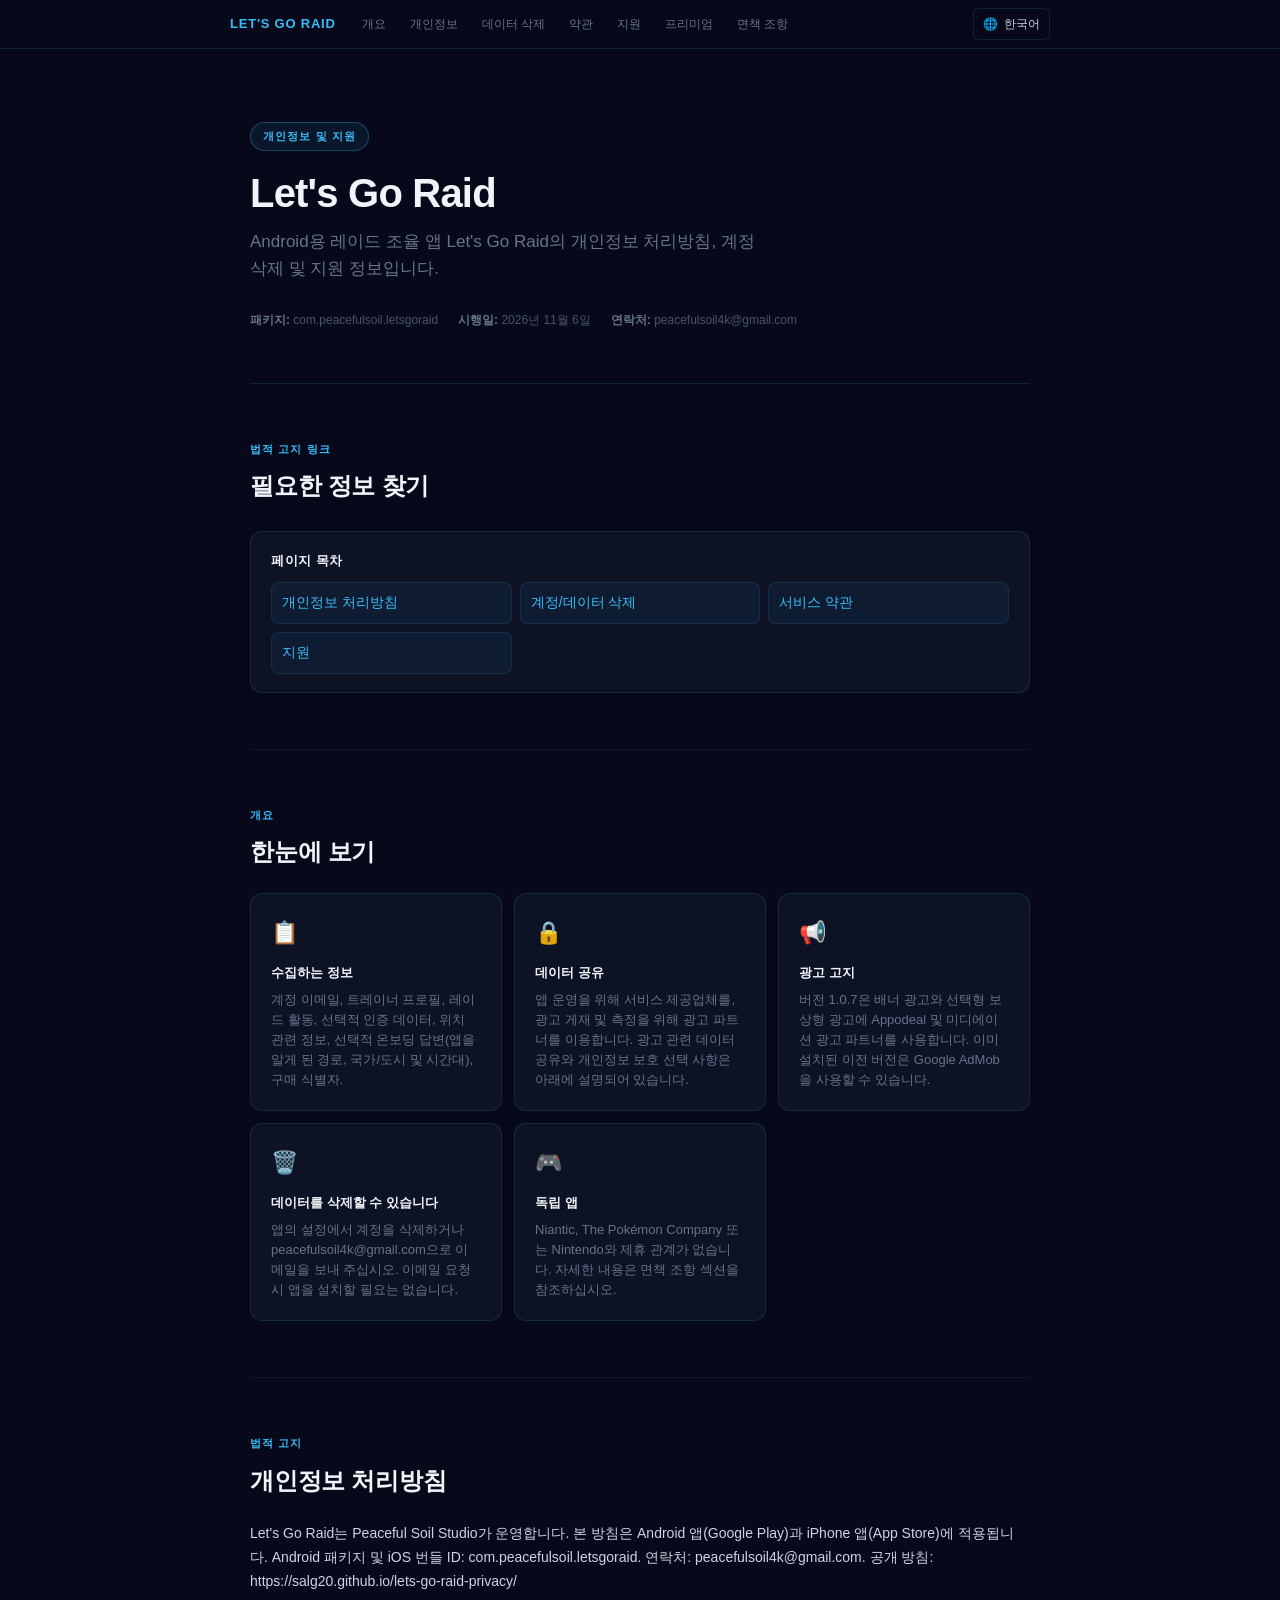
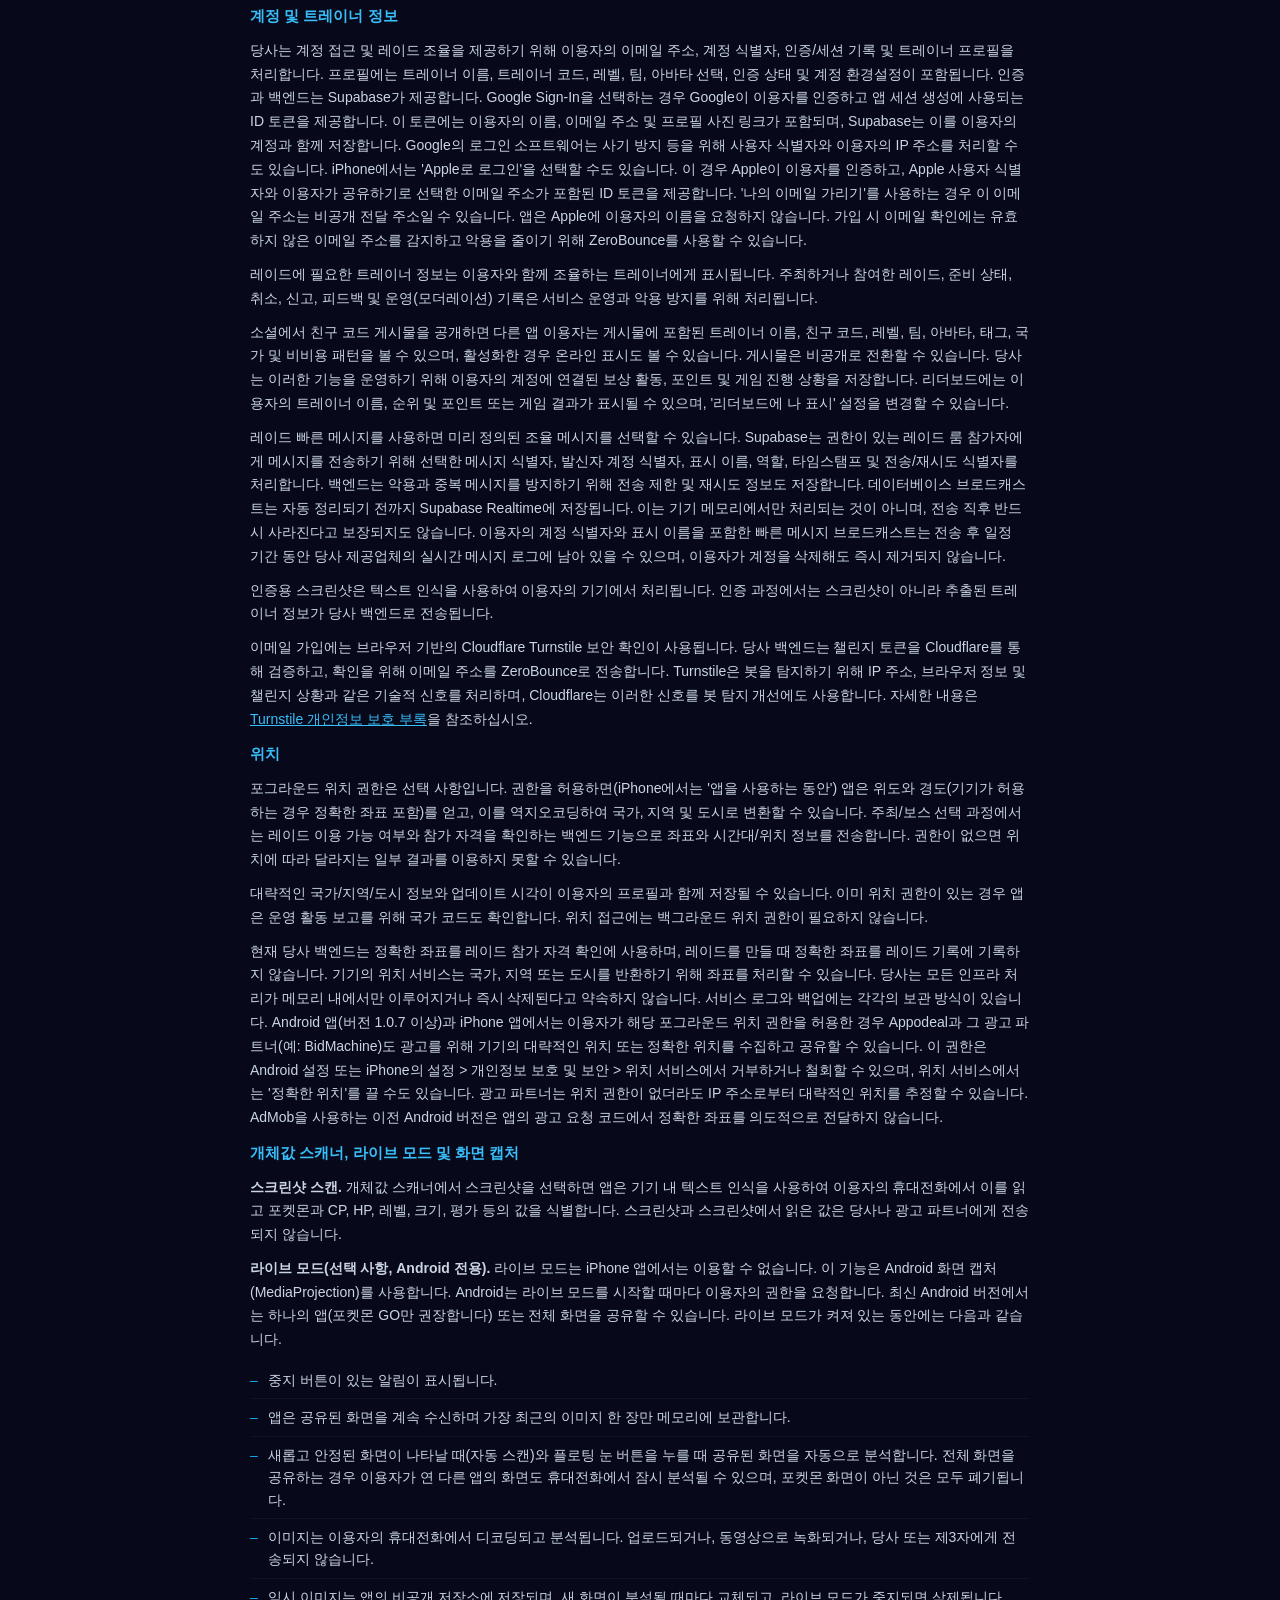
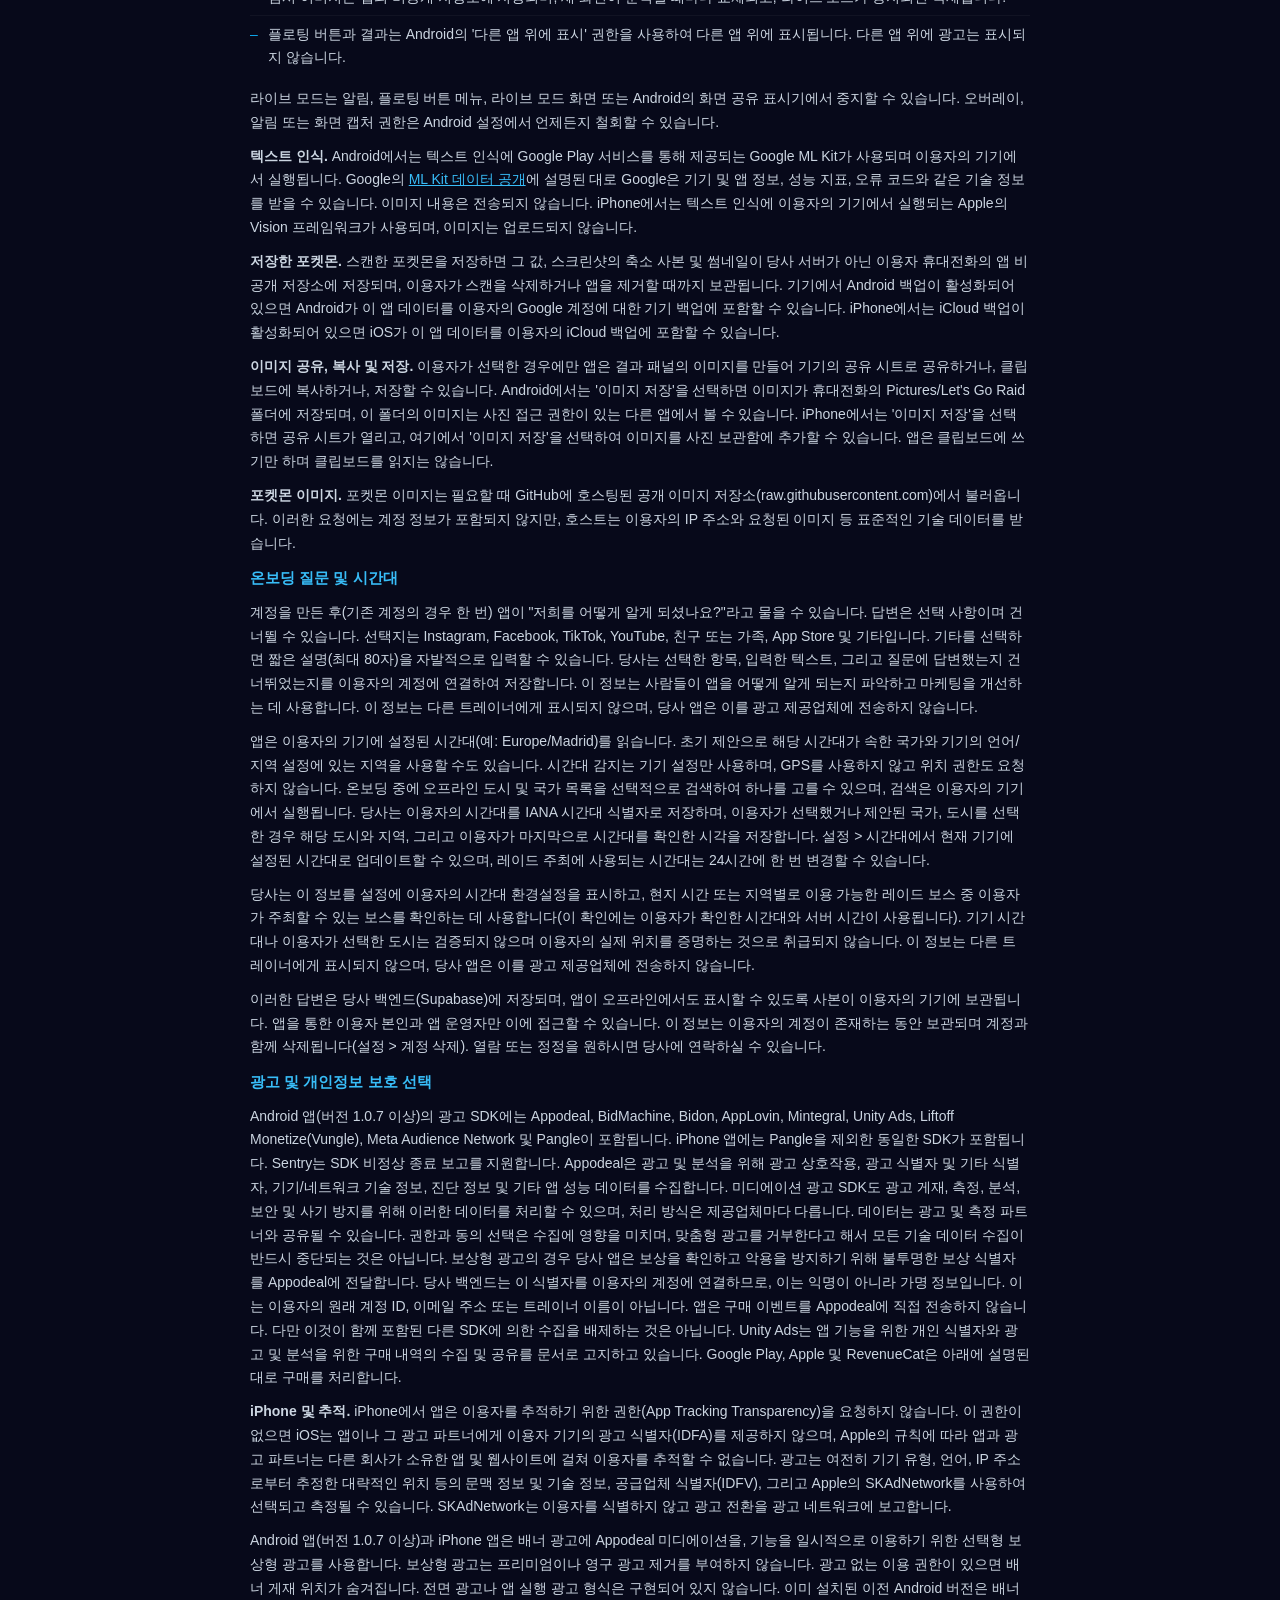
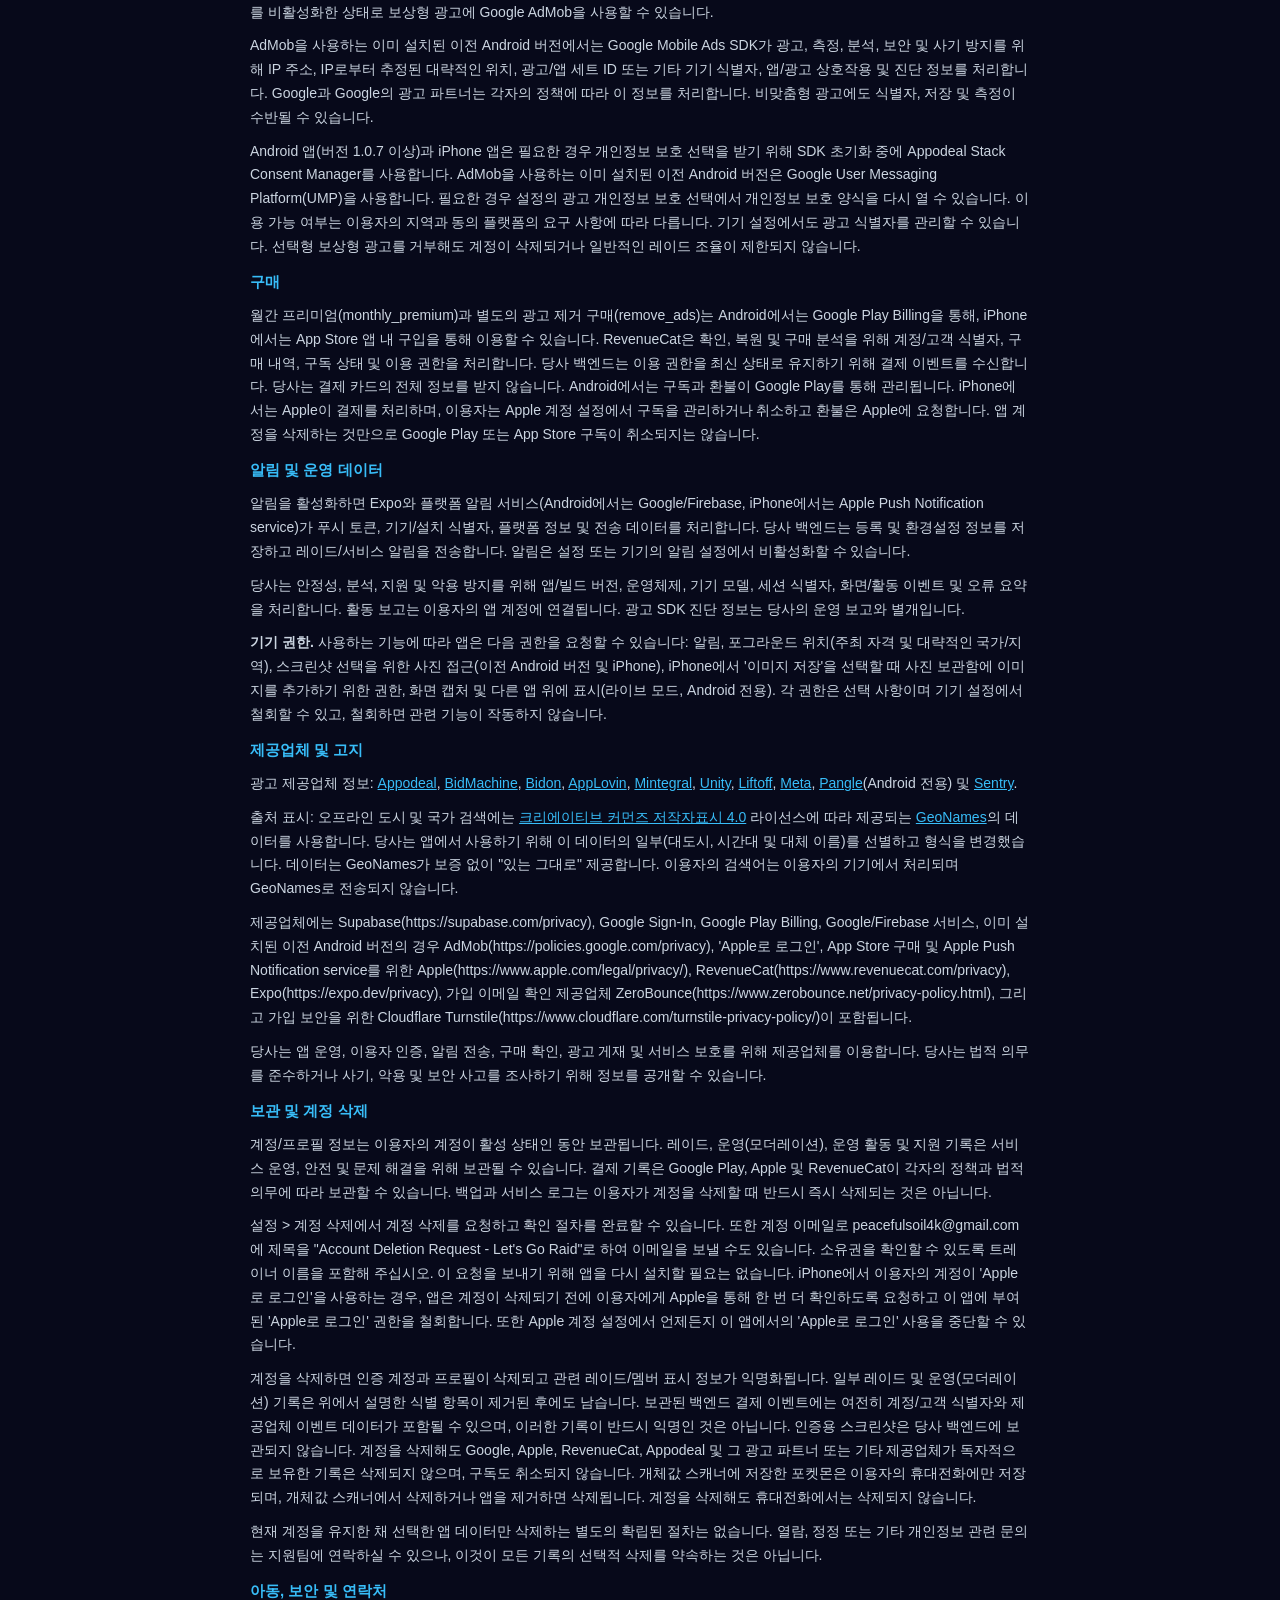
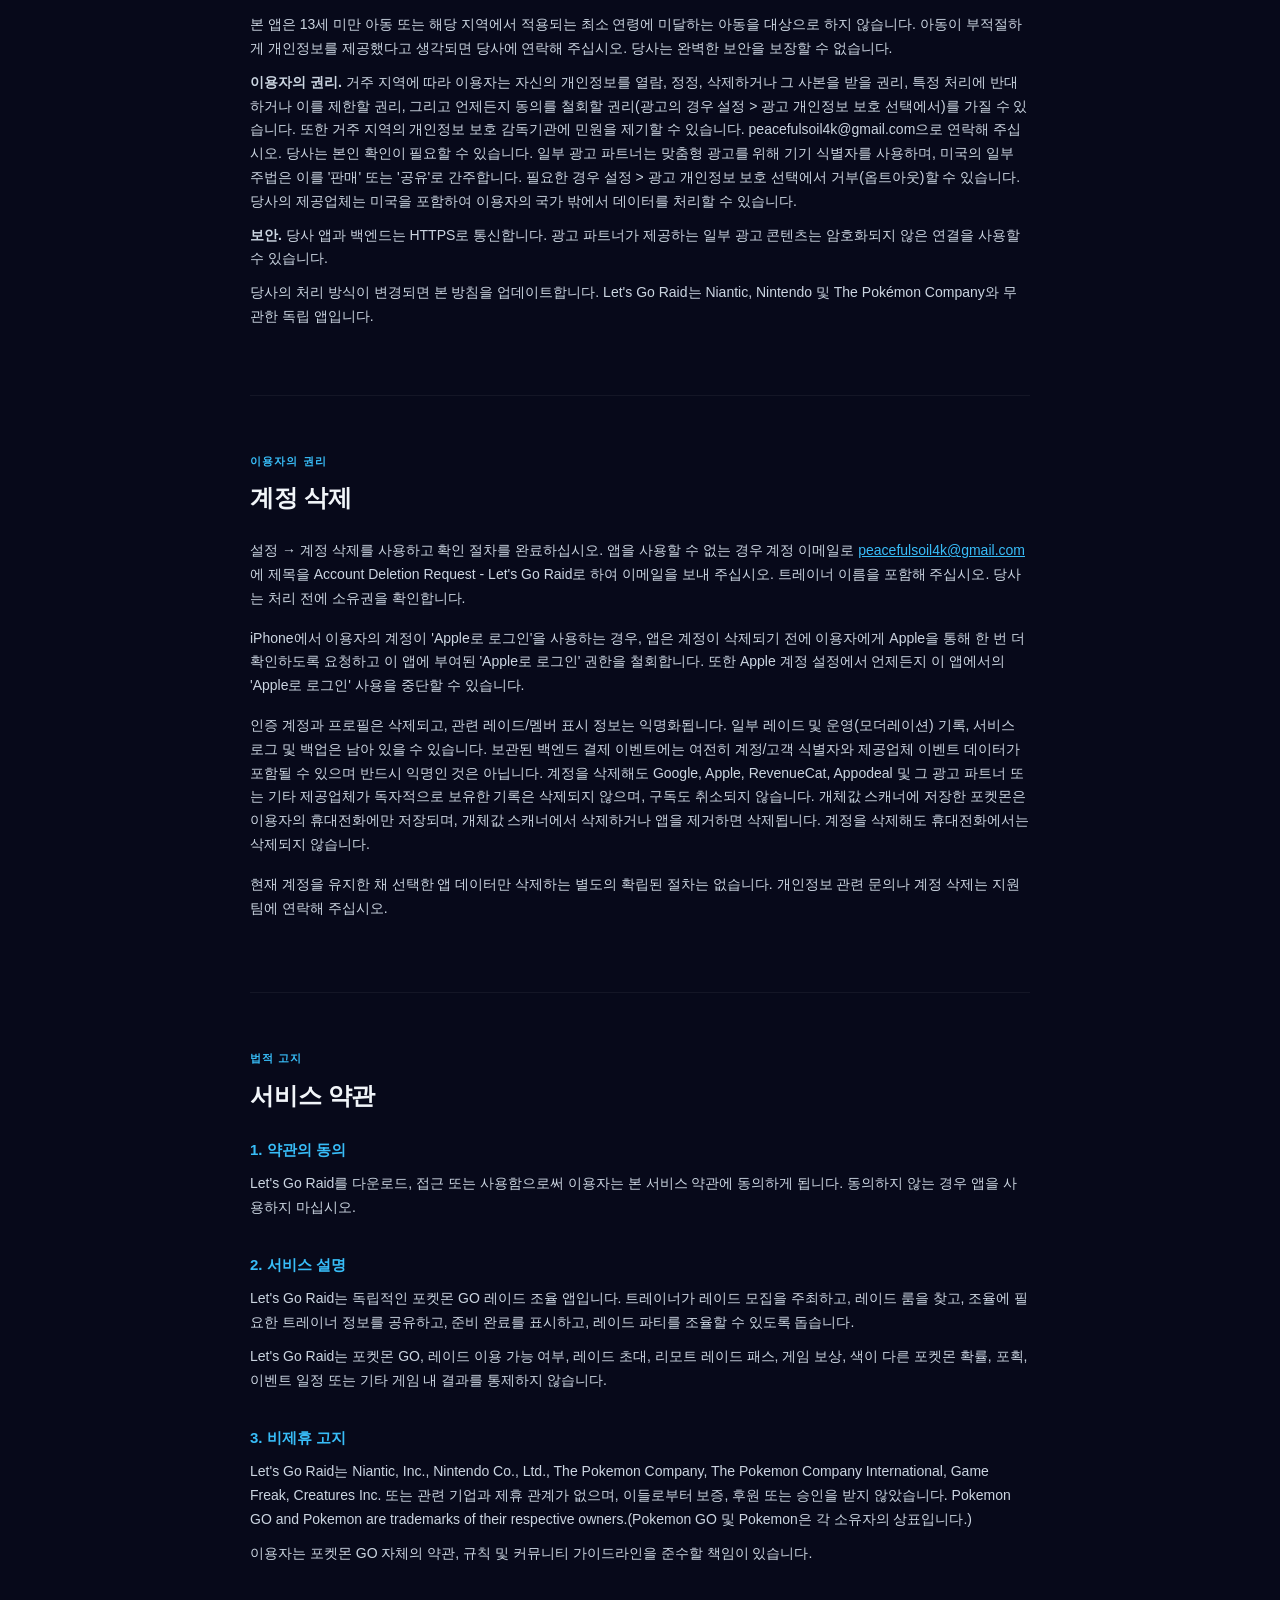
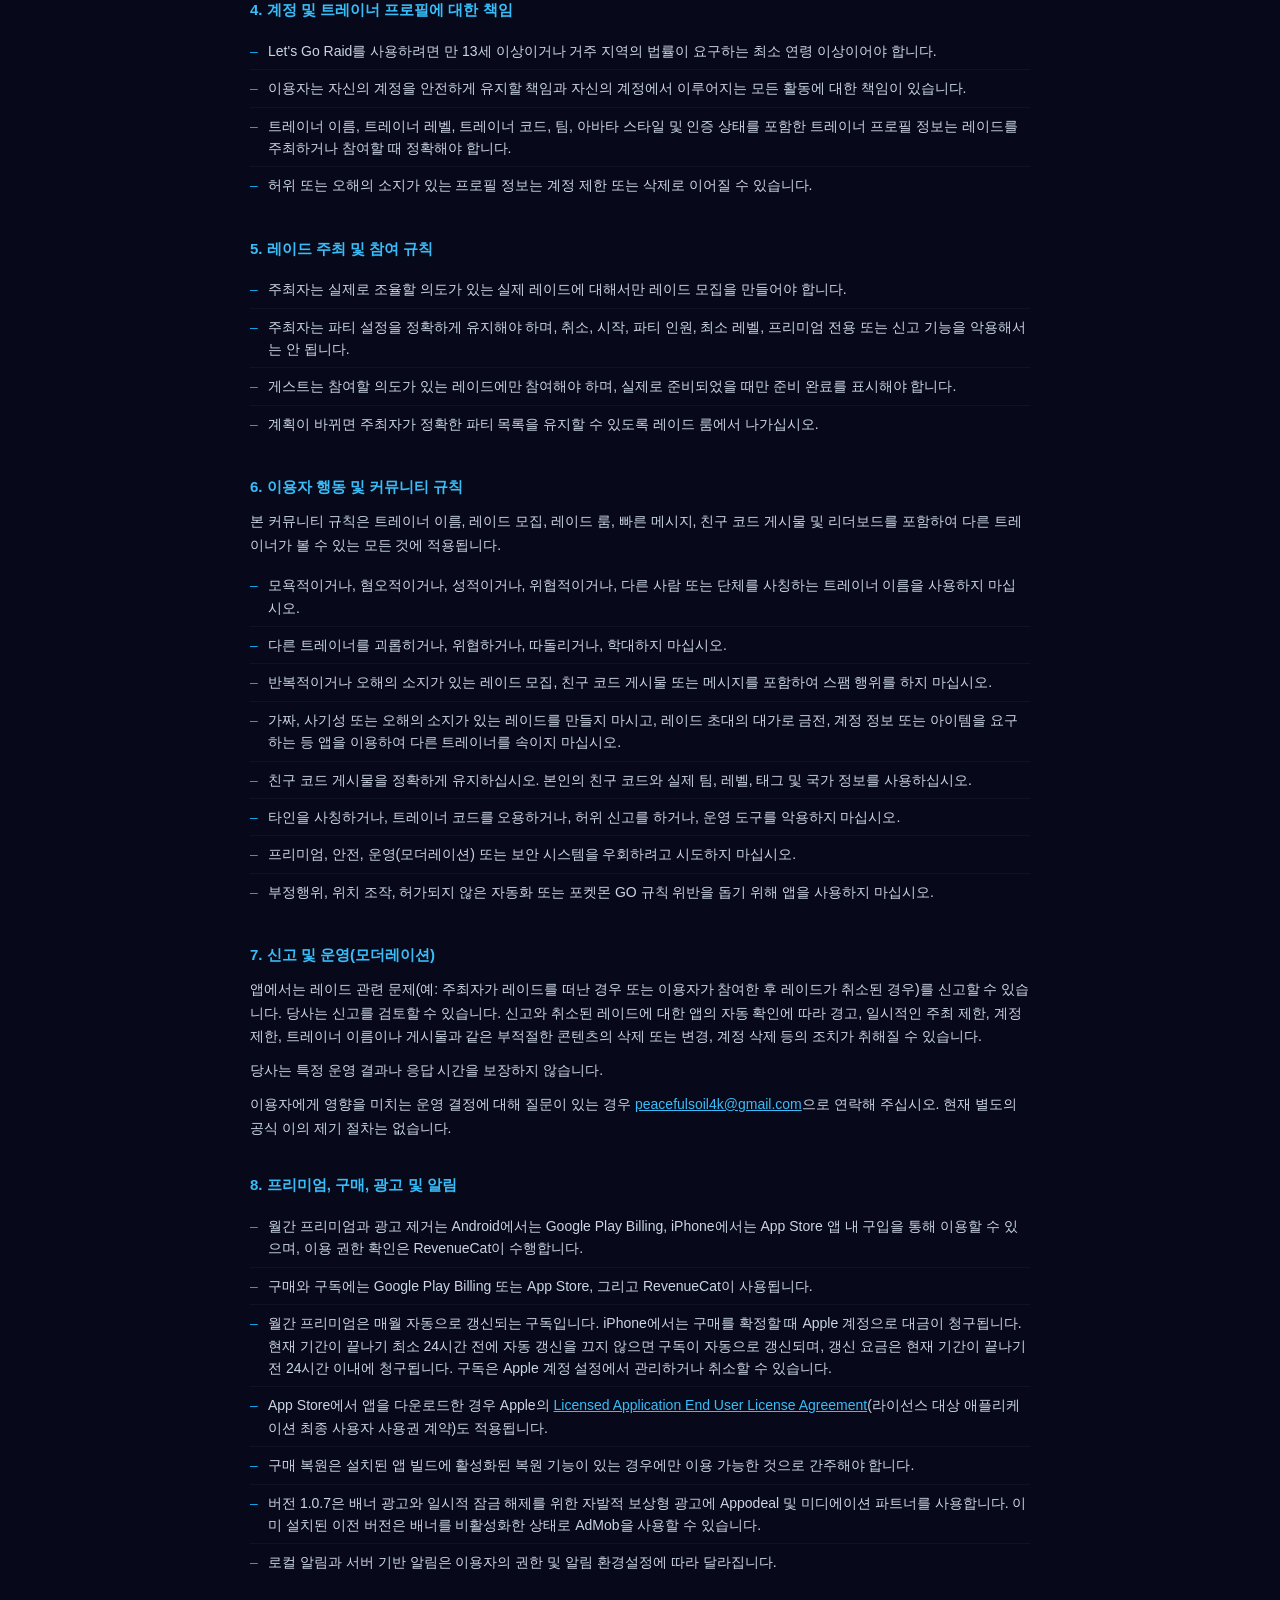
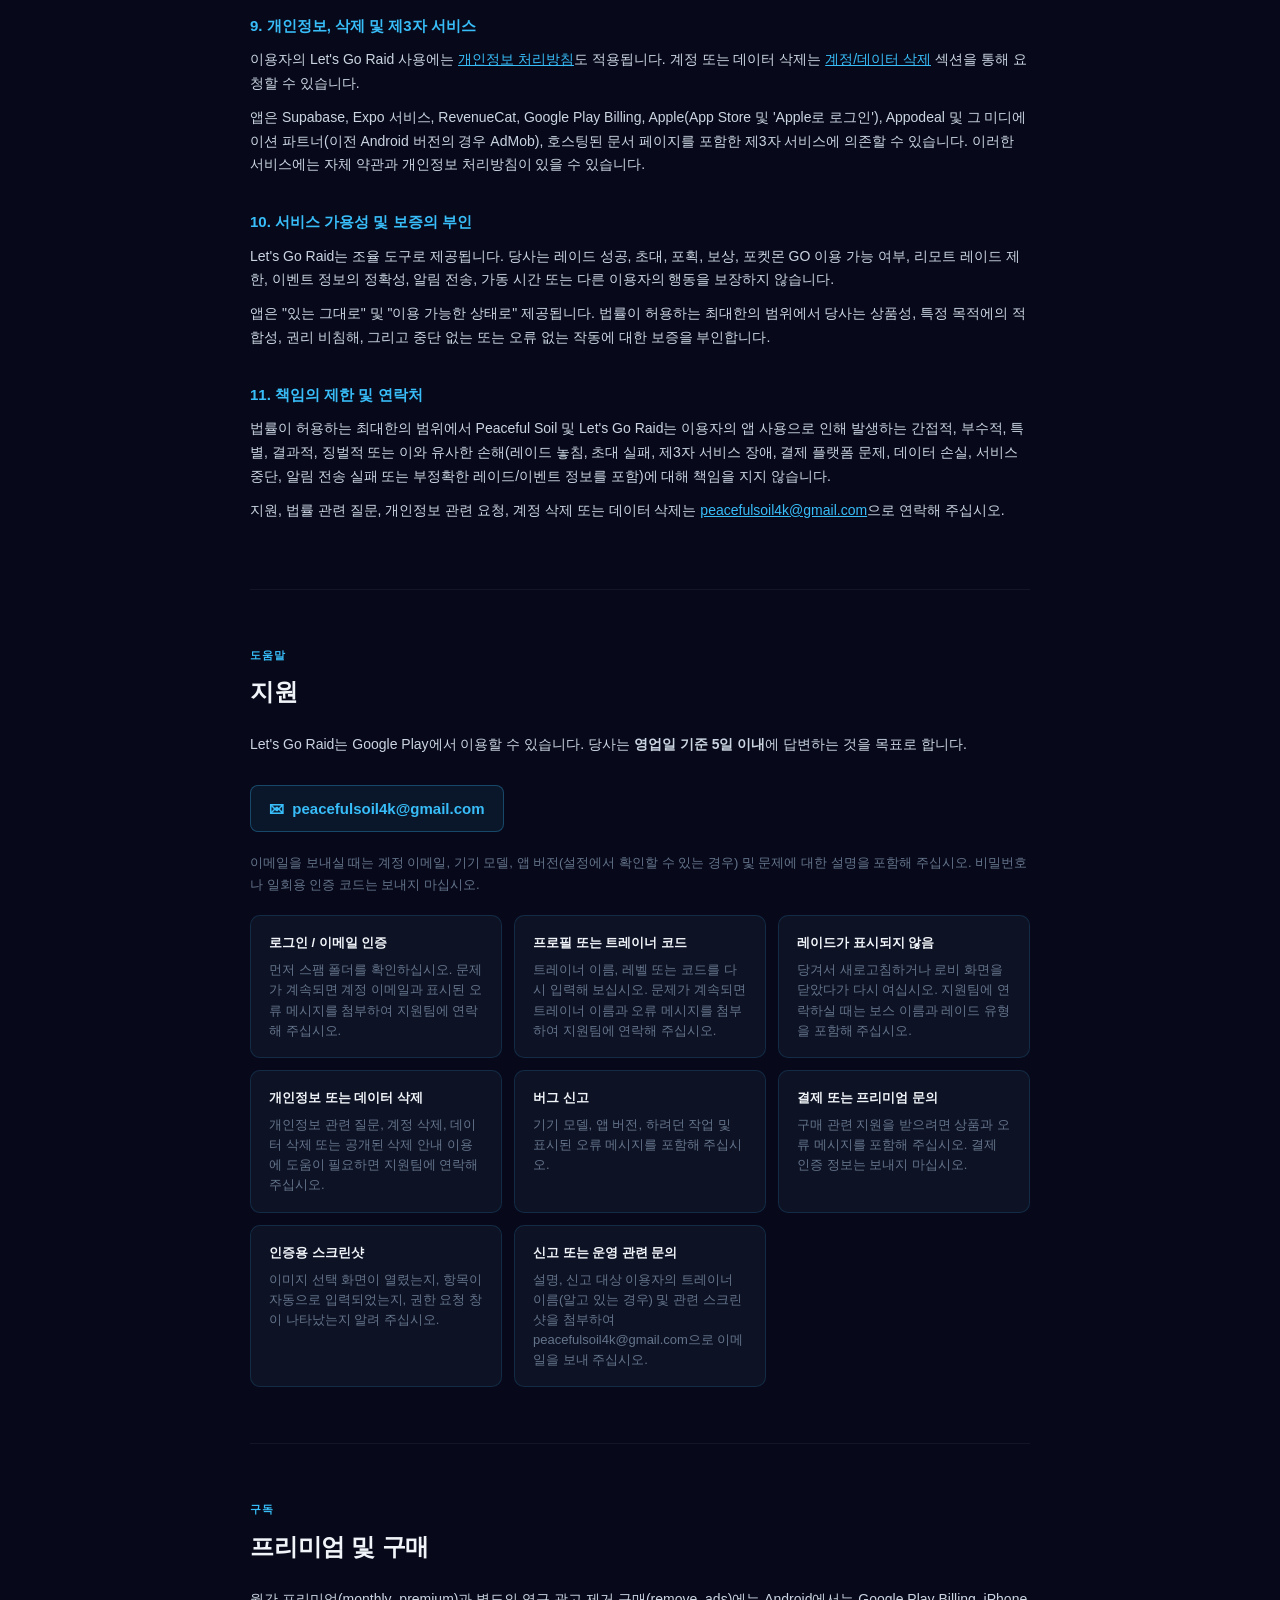
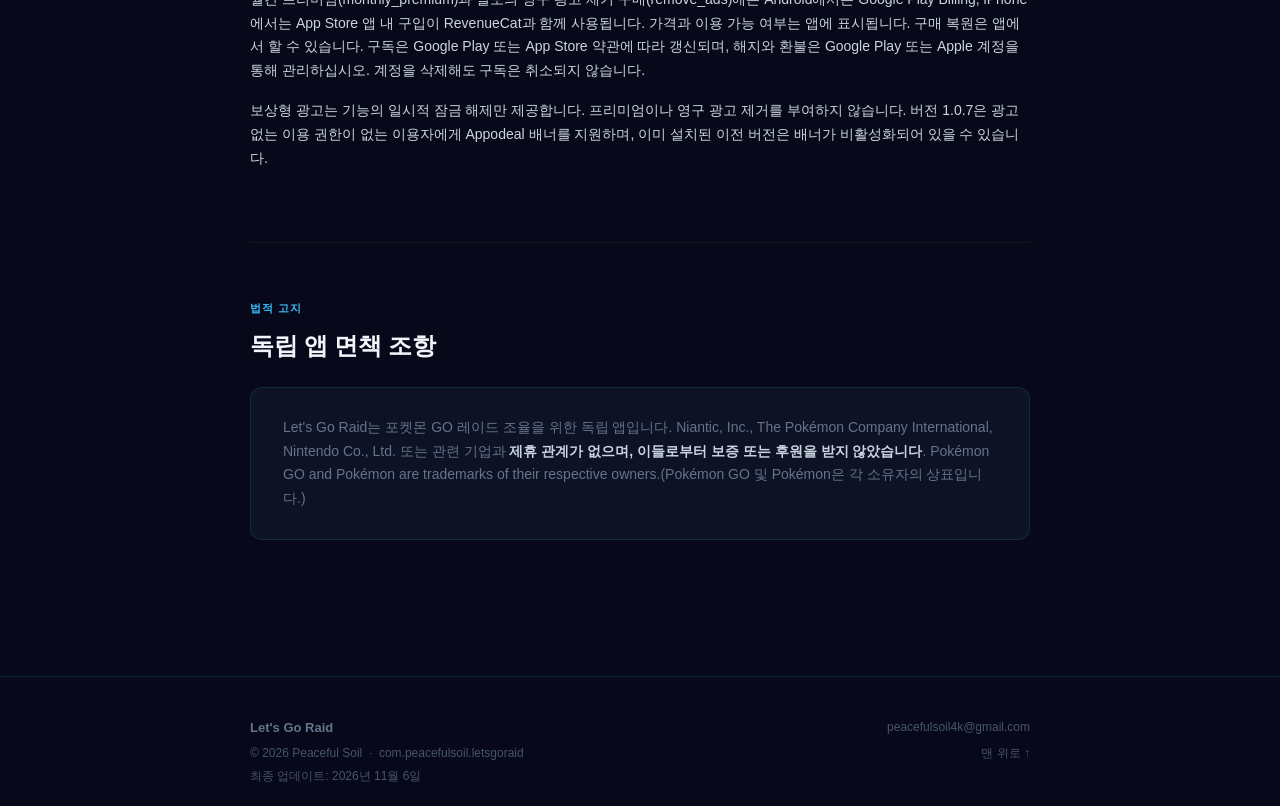
<file: ko/index.html>
<!DOCTYPE html>
<html lang="ko">
<head>
  <meta charset="UTF-8" />
  <meta name="viewport" content="width=device-width, initial-scale=1.0" />
  <title>Let's Go Raid – 개인정보 및 지원</title>
  <link rel="canonical" href="https://salg20.github.io/lets-go-raid-privacy/ko/" />
  <link rel="alternate" hreflang="x-default" href="https://salg20.github.io/lets-go-raid-privacy/" />
  <link rel="alternate" hreflang="en" href="https://salg20.github.io/lets-go-raid-privacy/" />
  <link rel="alternate" hreflang="ja" href="https://salg20.github.io/lets-go-raid-privacy/ja/" />
  <link rel="alternate" hreflang="pt-BR" href="https://salg20.github.io/lets-go-raid-privacy/pt-BR/" />
  <link rel="alternate" hreflang="es" href="https://salg20.github.io/lets-go-raid-privacy/es/" />
  <link rel="alternate" hreflang="de" href="https://salg20.github.io/lets-go-raid-privacy/de/" />
  <link rel="alternate" hreflang="ko" href="https://salg20.github.io/lets-go-raid-privacy/ko/" />
  <link rel="alternate" hreflang="zh-Hant" href="https://salg20.github.io/lets-go-raid-privacy/zh-Hant/" />
  <link rel="alternate" hreflang="id" href="https://salg20.github.io/lets-go-raid-privacy/id/" />
  <link rel="alternate" hreflang="th" href="https://salg20.github.io/lets-go-raid-privacy/th/" />
  <link rel="alternate" hreflang="fr" href="https://salg20.github.io/lets-go-raid-privacy/fr/" />
  <link rel="alternate" hreflang="it" href="https://salg20.github.io/lets-go-raid-privacy/it/" />
  <link rel="alternate" hreflang="hi" href="https://salg20.github.io/lets-go-raid-privacy/hi/" />
  <style>
    *, *::before, *::after { box-sizing: border-box; margin: 0; padding: 0; }

    :root {
      --bg: #07091a;
      --surface: #0d1225;
      --surface2: #111830;
      --border: rgba(56, 189, 248, 0.15);
      --border-strong: rgba(56, 189, 248, 0.3);
      --accent: #38bdf8;
      --accent-dim: #0ea5e9;
      --accent-glow: rgba(56, 189, 248, 0.08);
      --text: #cbd5e1;
      --text-bright: #f1f5f9;
      --text-muted: #64748b;
      --text-dim: #475569;
      --green: #34d399;
      --green-bg: rgba(52, 211, 153, 0.07);
      --green-border: rgba(52, 211, 153, 0.28);
    }

    html { scroll-behavior: smooth; }

    body {
      font-family: -apple-system, BlinkMacSystemFont, "Segoe UI", Roboto, Helvetica, Arial, sans-serif;
      background: var(--bg);
      color: var(--text);
      line-height: 1.7;
    }

    /* NAV */
    nav {
      position: sticky;
      top: 0;
      z-index: 50;
      background: rgba(7, 9, 26, 0.94);
      backdrop-filter: blur(12px);
      border-bottom: 1px solid var(--border);
      padding: 0 20px;
    }
    .nav-bar {
      max-width: 820px;
      margin: 0 auto;
      display: flex;
      align-items: center;
      gap: 8px;
    }
    .nav-inner {
      flex: 1;
      min-width: 0;
      display: flex;
      align-items: center;
      gap: 4px;
      height: 48px;
      overflow-x: auto;
      scrollbar-width: none;
    }
    .nav-inner::-webkit-scrollbar { display: none; }
    .nav-brand {
      font-size: 13px;
      font-weight: 800;
      color: var(--accent);
      letter-spacing: 0.06em;
      text-transform: uppercase;
      white-space: nowrap;
      margin-right: 12px;
      text-decoration: none;
    }
    .nav-link {
      font-size: 12px;
      color: var(--text-muted);
      text-decoration: none;
      white-space: nowrap;
      padding: 6px 10px;
      border-radius: 6px;
      transition: color 0.2s, background 0.2s;
    }
    .nav-link:hover { color: var(--accent); background: var(--accent-glow); }

    /* LANGUAGE MENU (works without JavaScript: <details> + plain links) */
    .lang-menu { position: relative; flex: none; }
    .lang-menu summary {
      list-style: none;
      cursor: pointer;
      display: flex;
      align-items: center;
      gap: 6px;
      font-size: 12px;
      color: var(--text);
      white-space: nowrap;
      padding: 5px 9px;
      border: 1px solid var(--border);
      border-radius: 6px;
    }
    .lang-menu summary::-webkit-details-marker { display: none; }
    .lang-menu summary:hover { color: var(--accent); border-color: var(--border-strong); }
    .lang-menu summary:focus-visible, .lang-list a:focus-visible { outline: 2px solid var(--accent); outline-offset: 2px; }
    .lang-list {
      position: absolute;
      right: 0;
      top: calc(100% + 6px);
      z-index: 60;
      list-style: none;
      min-width: 190px;
      max-height: 70vh;
      overflow-y: auto;
      padding: 6px;
      background: var(--surface);
      border: 1px solid var(--border-strong);
      border-radius: 10px;
      box-shadow: 0 12px 32px rgba(0, 0, 0, 0.45);
    }
    .lang-list a {
      display: block;
      padding: 7px 10px;
      border-radius: 6px;
      font-size: 13px;
      color: var(--text);
      text-decoration: none;
    }
    .lang-list a:hover { background: var(--accent-glow); color: var(--accent); }
    .lang-list a[aria-current="true"] { color: var(--accent); font-weight: 700; }

    /* LAYOUT */
    .container {
      max-width: 820px;
      margin: 0 auto;
      padding: 0 20px 80px;
    }

    /* HERO */
    .hero {
      padding: 72px 0 52px;
      border-bottom: 1px solid var(--border);
    }
    .hero-badge {
      display: inline-flex;
      align-items: center;
      gap: 6px;
      font-size: 11px;
      font-weight: 700;
      letter-spacing: 0.1em;
      text-transform: uppercase;
      color: var(--accent);
      background: var(--accent-glow);
      border: 1px solid var(--border-strong);
      border-radius: 999px;
      padding: 4px 12px;
      margin-bottom: 20px;
    }
    .hero h1 {
      font-size: 40px;
      font-weight: 900;
      color: var(--text-bright);
      line-height: 1.12;
      margin-bottom: 14px;
      letter-spacing: -0.02em;
    }
    .hero-sub {
      font-size: 17px;
      color: var(--text-muted);
      margin-bottom: 28px;
      max-width: 520px;
      line-height: 1.55;
    }
    .hero-meta {
      display: flex;
      flex-wrap: wrap;
      gap: 20px;
    }
    .hero-meta-item {
      font-size: 12px;
      color: var(--text-dim);
    }
    .hero-meta-item strong { color: var(--text-muted); }

    /* SECTION */
    section {
      padding: 56px 0;
      border-bottom: 1px solid rgba(255,255,255,0.05);
    }
    section:last-of-type { border-bottom: none; }
    .section-label {
      font-size: 11px;
      font-weight: 700;
      letter-spacing: 0.1em;
      text-transform: uppercase;
      color: var(--accent);
      margin-bottom: 8px;
    }
    .section-title {
      font-size: 24px;
      font-weight: 800;
      color: var(--text-bright);
      margin-bottom: 20px;
      letter-spacing: -0.01em;
    }

    /* SUMMARY CARDS */
    .cards-grid {
      display: grid;
      grid-template-columns: repeat(auto-fill, minmax(230px, 1fr));
      gap: 12px;
      margin-top: 4px;
    }
    .card {
      background: var(--surface);
      border: 1px solid var(--border);
      border-radius: 12px;
      padding: 20px;
      transition: border-color 0.2s, background 0.2s;
    }
    .card:hover {
      border-color: var(--border-strong);
      background: var(--surface2);
    }
    .card-icon { font-size: 22px; margin-bottom: 10px; display: block; }
    .card-title {
      font-size: 13px;
      font-weight: 700;
      color: var(--text-bright);
      margin-bottom: 6px;
    }
    .card-body {
      font-size: 13px;
      color: var(--text-muted);
      line-height: 1.55;
    }

    /* TABLE OF CONTENTS */
    .toc-panel {
      background: var(--surface);
      border: 1px solid var(--border);
      border-radius: 12px;
      padding: 18px 20px;
      margin-top: 24px;
    }
    .toc-title {
      font-size: 13px;
      font-weight: 800;
      color: var(--text-bright);
      margin-bottom: 10px;
      letter-spacing: 0.04em;
      text-transform: uppercase;
    }
    .toc-links {
      display: grid;
      grid-template-columns: repeat(auto-fit, minmax(180px, 1fr));
      gap: 8px;
    }
    .toc-links a {
      color: var(--accent);
      text-decoration: none;
      font-size: 14px;
      padding: 8px 10px;
      border-radius: 8px;
      background: rgba(56, 189, 248, 0.06);
      border: 1px solid rgba(56, 189, 248, 0.12);
    }
    .toc-links a:hover { background: var(--accent-glow); }
    /* POLICY CONTENT */
    .policy-section { margin-bottom: 32px; }
    .policy-section:last-child { margin-bottom: 0; }
    .policy-h2 {
      font-size: 15px;
      font-weight: 700;
      color: var(--accent);
      margin-bottom: 10px;
    }
    .policy-p {
      font-size: 14px;
      color: var(--text);
      margin-bottom: 10px;
      line-height: 1.7;
    }
    .policy-ul {
      list-style: none;
      margin: 8px 0 12px;
      padding: 0;
    }
    .policy-ul li {
      font-size: 14px;
      color: var(--text);
      padding: 7px 0 7px 18px;
      border-bottom: 1px solid rgba(255,255,255,0.04);
      position: relative;
      line-height: 1.6;
    }
    .policy-ul li::before {
      content: "–";
      position: absolute;
      left: 0;
      color: var(--accent-dim);
    }
    .policy-ul li:last-child { border-bottom: none; }
    .policy-ul li strong { color: var(--text-bright); }
    .policy-ul a { color: var(--accent); }

    /* CALLOUT BOXES */
    .callout {
      border-radius: 10px;
      padding: 20px 24px;
      margin: 20px 0;
    }
    .callout-green {
      background: var(--green-bg);
      border: 1px solid var(--green-border);
    }
    .callout-blue {
      background: var(--accent-glow);
      border: 1px solid var(--border-strong);
    }
    .callout-title {
      font-size: 13px;
      font-weight: 700;
      margin-bottom: 10px;
    }
    .callout-green .callout-title { color: var(--green); }
    .callout-blue .callout-title { color: var(--accent); }
    .callout-body {
      font-size: 14px;
      color: var(--text);
      line-height: 1.65;
    }
    .callout-body a { color: var(--accent); }
    .callout-body strong { color: var(--text-bright); }

    /* DELETION STEPS */
    .deletion-steps {
      display: grid;
      grid-template-columns: repeat(auto-fill, minmax(210px, 1fr));
      gap: 12px;
      margin: 20px 0;
    }
    .deletion-step {
      background: var(--surface);
      border: 1px solid var(--border);
      border-radius: 10px;
      padding: 16px 18px;
    }
    .deletion-step-num {
      font-size: 11px;
      font-weight: 700;
      color: var(--accent);
      letter-spacing: 0.08em;
      text-transform: uppercase;
      margin-bottom: 6px;
    }
    .deletion-step-title {
      font-size: 13px;
      font-weight: 700;
      color: var(--text-bright);
      margin-bottom: 4px;
    }
    .deletion-step-body {
      font-size: 13px;
      color: var(--text-muted);
      line-height: 1.5;
    }
    .deletion-step-body a { color: var(--accent); }
    .deletion-step-body em { font-style: italic; }

    /* SUPPORT TOPICS */
    .support-topics {
      display: grid;
      grid-template-columns: repeat(auto-fill, minmax(250px, 1fr));
      gap: 12px;
      margin-top: 20px;
    }
    .support-topic {
      background: var(--surface);
      border: 1px solid var(--border);
      border-radius: 10px;
      padding: 16px 18px;
    }
    .support-topic-title {
      font-size: 13px;
      font-weight: 700;
      color: var(--text-bright);
      margin-bottom: 6px;
    }
    .support-topic-body {
      font-size: 13px;
      color: var(--text-muted);
      line-height: 1.55;
    }

    /* EMAIL BUTTON */
    a { color: var(--accent); text-decoration: underline; }
    .email-link {
      display: inline-flex;
      align-items: center;
      gap: 8px;
      font-size: 15px;
      font-weight: 600;
      color: var(--accent);
      text-decoration: none;
      background: var(--accent-glow);
      border: 1px solid var(--border-strong);
      border-radius: 8px;
      padding: 10px 18px;
      margin: 12px 0;
      transition: background 0.2s, border-color 0.2s;
    }
    .email-link:hover {
      background: rgba(56, 189, 248, 0.14);
      border-color: var(--accent);
    }

    /* DISCLAIMER */
    .disclaimer-box {
      background: var(--surface);
      border: 1px solid var(--border);
      border-radius: 12px;
      padding: 28px 32px;
    }
    .disclaimer-box p {
      font-size: 14px;
      color: var(--text-muted);
      line-height: 1.7;
    }
    .disclaimer-box strong { color: var(--text); }

    /* FOOTER */
    footer {
      padding: 40px 0 20px;
      border-top: 1px solid var(--border);
    }
    .footer-inner {
      display: flex;
      flex-wrap: wrap;
      justify-content: space-between;
      align-items: flex-start;
      gap: 16px;
    }
    .footer-brand {
      font-size: 13px;
      font-weight: 700;
      color: var(--text-muted);
    }
    .footer-copy {
      font-size: 12px;
      color: var(--text-dim);
      margin-top: 4px;
    }
    .footer-links {
      display: flex;
      flex-direction: column;
      align-items: flex-end;
      gap: 6px;
    }
    .footer-links a {
      font-size: 12px;
      color: var(--text-dim);
      text-decoration: none;
    }
    .footer-links a:hover { color: var(--accent); }

    /* BODY HELPERS */
    .body-text {
      font-size: 14px;
      color: var(--text);
      margin-bottom: 16px;
      line-height: 1.7;
    }
    .body-text-muted {
      font-size: 13px;
      color: var(--text-muted);
      margin-bottom: 16px;
      line-height: 1.65;
    }

    /* RESPONSIVE */
    @media (max-width: 600px) {
      .hero h1 { font-size: 28px; }
      .hero-sub { font-size: 15px; }
      .section-title { font-size: 20px; }
      .cards-grid { grid-template-columns: 1fr; }
      .deletion-steps { grid-template-columns: 1fr; }
      .support-topics { grid-template-columns: 1fr; }
      .disclaimer-box { padding: 20px; }
      .footer-links { align-items: flex-start; }
      nav { padding: 0 12px; }
      .container { padding: 0 16px 60px; }
      .callout { padding: 16px 18px; }
    }
  </style>
</head>
<body>

  <!-- STICKY NAV -->
  <nav>
    <div class="nav-bar">
    <div class="nav-inner">
      <a class="nav-brand" href="#top">Let's Go Raid</a>
      <a class="nav-link" href="#summary">개요</a>
      <a class="nav-link" href="#privacy">개인정보</a>
      <a class="nav-link" href="#deletion">데이터 삭제</a>
      <a class="nav-link" href="#terms">약관</a>
      <a class="nav-link" href="#support">지원</a>
      <a class="nav-link" href="#premium">프리미엄</a>
      <a class="nav-link" href="#disclaimer">면책 조항</a>
    </div>
    <!-- LANGUAGE MENU: language names stay in their own language on every page. -->
    <details class="lang-menu">
      <summary aria-label="언어: 한국어"><span aria-hidden="true">🌐</span><span>한국어</span></summary>
      <ul class="lang-list">
        <li><a href="../" hreflang="en" lang="en" data-lang="en">English</a></li>
        <li><a href="../ja/" hreflang="ja" lang="ja" data-lang="ja">日本語</a></li>
        <li><a href="../pt-BR/" hreflang="pt-BR" lang="pt-BR" data-lang="pt-BR">Português (Brasil)</a></li>
        <li><a href="../es/" hreflang="es" lang="es" data-lang="es">Español</a></li>
        <li><a href="../de/" hreflang="de" lang="de" data-lang="de">Deutsch</a></li>
        <li><a href="../ko/" hreflang="ko" lang="ko" data-lang="ko" aria-current="true">한국어</a></li>
        <li><a href="../zh-Hant/" hreflang="zh-Hant" lang="zh-Hant" data-lang="zh-Hant">繁體中文</a></li>
        <li><a href="../id/" hreflang="id" lang="id" data-lang="id">Bahasa Indonesia</a></li>
        <li><a href="../th/" hreflang="th" lang="th" data-lang="th">ไทย</a></li>
        <li><a href="../fr/" hreflang="fr" lang="fr" data-lang="fr">Français</a></li>
        <li><a href="../it/" hreflang="it" lang="it" data-lang="it">Italiano</a></li>
        <li><a href="../hi/" hreflang="hi" lang="hi" data-lang="hi">हिन्दी</a></li>
      </ul>
    </details>
    </div>
  </nav>

  <div class="container" id="top">

    <!-- HERO -->
    <div class="hero">
      <div class="hero-badge">개인정보 및 지원</div>
      <h1>Let's Go Raid</h1>
      <p class="hero-sub">Android용 레이드 조율 앱 Let's Go Raid의 개인정보 처리방침, 계정 삭제 및 지원 정보입니다.</p>
      <div class="hero-meta">
        <span class="hero-meta-item"><strong>패키지:</strong> com.peacefulsoil.letsgoraid</span>
        <span class="hero-meta-item"><strong>시행일:</strong> 2026년 11월 6일</span>
        <span class="hero-meta-item"><strong>연락처:</strong> peacefulsoil4k@gmail.com</span>
      </div>
    </div>

    <!-- TABLE OF CONTENTS -->
    <section id="toc">
      <div class="section-label">법적 고지 링크</div>
      <div class="section-title">필요한 정보 찾기</div>
      <div class="toc-panel">
        <div class="toc-title">페이지 목차</div>
        <div class="toc-links">
          <a href="#privacy">개인정보 처리방침</a>
          <a href="#deletion">계정/데이터 삭제</a>
          <a href="#terms">서비스 약관</a>
          <a href="#support">지원</a>
        </div>
      </div>
    </section>
    <!-- QUICK SUMMARY -->
    <section id="summary">
      <div class="section-label">개요</div>
      <div class="section-title">한눈에 보기</div>
      <div class="cards-grid">
        <div class="card">
          <span class="card-icon">📋</span>
          <div class="card-title">수집하는 정보</div>
          <div class="card-body">계정 이메일, 트레이너 프로필, 레이드 활동, 선택적 인증 데이터, 위치 관련 정보, 선택적 온보딩 답변(앱을 알게 된 경로, 국가/도시 및 시간대), 구매 식별자.</div>
        </div>
        <div class="card">
          <span class="card-icon">🔒</span>
          <div class="card-title">데이터 공유</div>
          <div class="card-body">앱 운영을 위해 서비스 제공업체를, 광고 게재 및 측정을 위해 광고 파트너를 이용합니다. 광고 관련 데이터 공유와 개인정보 보호 선택 사항은 아래에 설명되어 있습니다.</div>
        </div>
        <div class="card">
          <span class="card-icon">📢</span>
          <div class="card-title">광고 고지</div>
          <div class="card-body">버전 1.0.7은 배너 광고와 선택형 보상형 광고에 Appodeal 및 미디에이션 광고 파트너를 사용합니다. 이미 설치된 이전 버전은 Google AdMob을 사용할 수 있습니다.</div>
        </div>
        <div class="card">
          <span class="card-icon">🗑️</span>
          <div class="card-title">데이터를 삭제할 수 있습니다</div>
          <div class="card-body">앱의 설정에서 계정을 삭제하거나 peacefulsoil4k@gmail.com으로 이메일을 보내 주십시오. 이메일 요청 시 앱을 설치할 필요는 없습니다.</div>
        </div>
        <div class="card">
          <span class="card-icon">🎮</span>
          <div class="card-title">독립 앱</div>
          <div class="card-body">Niantic, The Pokémon Company 또는 Nintendo와 제휴 관계가 없습니다. 자세한 내용은 면책 조항 섹션을 참조하십시오.</div>
        </div>
      </div>
    </section>

    <!-- PRIVACY POLICY -->
    <section id="privacy"><div class="section-label">법적 고지</div><div class="section-title">개인정보 처리방침</div>
<p class="policy-p">Let's Go Raid는 Peaceful Soil Studio가 운영합니다. 본 방침은 Android 앱(Google Play)과 iPhone 앱(App Store)에 적용됩니다. Android 패키지 및 iOS 번들 ID: com.peacefulsoil.letsgoraid. 연락처: peacefulsoil4k@gmail.com. 공개 방침: https://salg20.github.io/lets-go-raid-privacy/</p>
<h3 class="policy-h2">계정 및 트레이너 정보</h3>
<p class="policy-p">당사는 계정 접근 및 레이드 조율을 제공하기 위해 이용자의 이메일 주소, 계정 식별자, 인증/세션 기록 및 트레이너 프로필을 처리합니다. 프로필에는 트레이너 이름, 트레이너 코드, 레벨, 팀, 아바타 선택, 인증 상태 및 계정 환경설정이 포함됩니다. 인증과 백엔드는 Supabase가 제공합니다. Google Sign-In을 선택하는 경우 Google이 이용자를 인증하고 앱 세션 생성에 사용되는 ID 토큰을 제공합니다. 이 토큰에는 이용자의 이름, 이메일 주소 및 프로필 사진 링크가 포함되며, Supabase는 이를 이용자의 계정과 함께 저장합니다. Google의 로그인 소프트웨어는 사기 방지 등을 위해 사용자 식별자와 이용자의 IP 주소를 처리할 수도 있습니다. iPhone에서는 'Apple로 로그인'을 선택할 수도 있습니다. 이 경우 Apple이 이용자를 인증하고, Apple 사용자 식별자와 이용자가 공유하기로 선택한 이메일 주소가 포함된 ID 토큰을 제공합니다. '나의 이메일 가리기'를 사용하는 경우 이 이메일 주소는 비공개 전달 주소일 수 있습니다. 앱은 Apple에 이용자의 이름을 요청하지 않습니다. 가입 시 이메일 확인에는 유효하지 않은 이메일 주소를 감지하고 악용을 줄이기 위해 ZeroBounce를 사용할 수 있습니다.</p>
<p class="policy-p">레이드에 필요한 트레이너 정보는 이용자와 함께 조율하는 트레이너에게 표시됩니다. 주최하거나 참여한 레이드, 준비 상태, 취소, 신고, 피드백 및 운영(모더레이션) 기록은 서비스 운영과 악용 방지를 위해 처리됩니다.</p>
<p class="policy-p">소셜에서 친구 코드 게시물을 공개하면 다른 앱 이용자는 게시물에 포함된 트레이너 이름, 친구 코드, 레벨, 팀, 아바타, 태그, 국가 및 비비용 패턴을 볼 수 있으며, 활성화한 경우 온라인 표시도 볼 수 있습니다. 게시물은 비공개로 전환할 수 있습니다. 당사는 이러한 기능을 운영하기 위해 이용자의 계정에 연결된 보상 활동, 포인트 및 게임 진행 상황을 저장합니다. 리더보드에는 이용자의 트레이너 이름, 순위 및 포인트 또는 게임 결과가 표시될 수 있으며, '리더보드에 나 표시' 설정을 변경할 수 있습니다.</p>
<p class="policy-p">레이드 빠른 메시지를 사용하면 미리 정의된 조율 메시지를 선택할 수 있습니다. Supabase는 권한이 있는 레이드 룸 참가자에게 메시지를 전송하기 위해 선택한 메시지 식별자, 발신자 계정 식별자, 표시 이름, 역할, 타임스탬프 및 전송/재시도 식별자를 처리합니다. 백엔드는 악용과 중복 메시지를 방지하기 위해 전송 제한 및 재시도 정보도 저장합니다. 데이터베이스 브로드캐스트는 자동 정리되기 전까지 Supabase Realtime에 저장됩니다. 이는 기기 메모리에서만 처리되는 것이 아니며, 전송 직후 반드시 사라진다고 보장되지도 않습니다. 이용자의 계정 식별자와 표시 이름을 포함한 빠른 메시지 브로드캐스트는 전송 후 일정 기간 동안 당사 제공업체의 실시간 메시지 로그에 남아 있을 수 있으며, 이용자가 계정을 삭제해도 즉시 제거되지 않습니다.</p>
<p class="policy-p">인증용 스크린샷은 텍스트 인식을 사용하여 이용자의 기기에서 처리됩니다. 인증 과정에서는 스크린샷이 아니라 추출된 트레이너 정보가 당사 백엔드로 전송됩니다.</p>
<p class="policy-p">이메일 가입에는 브라우저 기반의 Cloudflare Turnstile 보안 확인이 사용됩니다. 당사 백엔드는 챌린지 토큰을 Cloudflare를 통해 검증하고, 확인을 위해 이메일 주소를 ZeroBounce로 전송합니다. Turnstile은 봇을 탐지하기 위해 IP 주소, 브라우저 정보 및 챌린지 상황과 같은 기술적 신호를 처리하며, Cloudflare는 이러한 신호를 봇 탐지 개선에도 사용합니다. 자세한 내용은 <a href="https://www.cloudflare.com/turnstile-privacy-policy/">Turnstile 개인정보 보호 부록</a>을 참조하십시오.</p>
<h3 class="policy-h2">위치</h3>
<p class="policy-p">포그라운드 위치 권한은 선택 사항입니다. 권한을 허용하면(iPhone에서는 '앱을 사용하는 동안') 앱은 위도와 경도(기기가 허용하는 경우 정확한 좌표 포함)를 얻고, 이를 역지오코딩하여 국가, 지역 및 도시로 변환할 수 있습니다. 주최/보스 선택 과정에서는 레이드 이용 가능 여부와 참가 자격을 확인하는 백엔드 기능으로 좌표와 시간대/위치 정보를 전송합니다. 권한이 없으면 위치에 따라 달라지는 일부 결과를 이용하지 못할 수 있습니다.</p>
<p class="policy-p">대략적인 국가/지역/도시 정보와 업데이트 시각이 이용자의 프로필과 함께 저장될 수 있습니다. 이미 위치 권한이 있는 경우 앱은 운영 활동 보고를 위해 국가 코드도 확인합니다. 위치 접근에는 백그라운드 위치 권한이 필요하지 않습니다.</p>
<p class="policy-p">현재 당사 백엔드는 정확한 좌표를 레이드 참가 자격 확인에 사용하며, 레이드를 만들 때 정확한 좌표를 레이드 기록에 기록하지 않습니다. 기기의 위치 서비스는 국가, 지역 또는 도시를 반환하기 위해 좌표를 처리할 수 있습니다. 당사는 모든 인프라 처리가 메모리 내에서만 이루어지거나 즉시 삭제된다고 약속하지 않습니다. 서비스 로그와 백업에는 각각의 보관 방식이 있습니다. Android 앱(버전 1.0.7 이상)과 iPhone 앱에서는 이용자가 해당 포그라운드 위치 권한을 허용한 경우 Appodeal과 그 광고 파트너(예: BidMachine)도 광고를 위해 기기의 대략적인 위치 또는 정확한 위치를 수집하고 공유할 수 있습니다. 이 권한은 Android 설정 또는 iPhone의 설정 &gt; 개인정보 보호 및 보안 &gt; 위치 서비스에서 거부하거나 철회할 수 있으며, 위치 서비스에서는 '정확한 위치'를 끌 수도 있습니다. 광고 파트너는 위치 권한이 없더라도 IP 주소로부터 대략적인 위치를 추정할 수 있습니다. AdMob을 사용하는 이전 Android 버전은 앱의 광고 요청 코드에서 정확한 좌표를 의도적으로 전달하지 않습니다.</p>
<h3 class="policy-h2">개체값 스캐너, 라이브 모드 및 화면 캡처</h3>
<p class="policy-p"><strong>스크린샷 스캔.</strong> 개체값 스캐너에서 스크린샷을 선택하면 앱은 기기 내 텍스트 인식을 사용하여 이용자의 휴대전화에서 이를 읽고 포켓몬과 CP, HP, 레벨, 크기, 평가 등의 값을 식별합니다. 스크린샷과 스크린샷에서 읽은 값은 당사나 광고 파트너에게 전송되지 않습니다.</p>
<p class="policy-p"><strong>라이브 모드(선택 사항, Android 전용).</strong> 라이브 모드는 iPhone 앱에서는 이용할 수 없습니다. 이 기능은 Android 화면 캡처(MediaProjection)를 사용합니다. Android는 라이브 모드를 시작할 때마다 이용자의 권한을 요청합니다. 최신 Android 버전에서는 하나의 앱(포켓몬 GO만 권장합니다) 또는 전체 화면을 공유할 수 있습니다. 라이브 모드가 켜져 있는 동안에는 다음과 같습니다.</p>
<ul class="policy-ul">
<li>중지 버튼이 있는 알림이 표시됩니다.</li>
<li>앱은 공유된 화면을 계속 수신하며 가장 최근의 이미지 한 장만 메모리에 보관합니다.</li>
<li>새롭고 안정된 화면이 나타날 때(자동 스캔)와 플로팅 눈 버튼을 누를 때 공유된 화면을 자동으로 분석합니다. 전체 화면을 공유하는 경우 이용자가 연 다른 앱의 화면도 휴대전화에서 잠시 분석될 수 있으며, 포켓몬 화면이 아닌 것은 모두 폐기됩니다.</li>
<li>이미지는 이용자의 휴대전화에서 디코딩되고 분석됩니다. 업로드되거나, 동영상으로 녹화되거나, 당사 또는 제3자에게 전송되지 않습니다.</li>
<li>임시 이미지는 앱의 비공개 저장소에 저장되며, 새 화면이 분석될 때마다 교체되고, 라이브 모드가 중지되면 삭제됩니다.</li>
<li>플로팅 버튼과 결과는 Android의 '다른 앱 위에 표시' 권한을 사용하여 다른 앱 위에 표시됩니다. 다른 앱 위에 광고는 표시되지 않습니다.</li>
</ul>
<p class="policy-p">라이브 모드는 알림, 플로팅 버튼 메뉴, 라이브 모드 화면 또는 Android의 화면 공유 표시기에서 중지할 수 있습니다. 오버레이, 알림 또는 화면 캡처 권한은 Android 설정에서 언제든지 철회할 수 있습니다.</p>
<p class="policy-p"><strong>텍스트 인식.</strong> Android에서는 텍스트 인식에 Google Play 서비스를 통해 제공되는 Google ML Kit가 사용되며 이용자의 기기에서 실행됩니다. Google의 <a href="https://developers.google.com/ml-kit/android-data-disclosure">ML Kit 데이터 공개</a>에 설명된 대로 Google은 기기 및 앱 정보, 성능 지표, 오류 코드와 같은 기술 정보를 받을 수 있습니다. 이미지 내용은 전송되지 않습니다. iPhone에서는 텍스트 인식에 이용자의 기기에서 실행되는 Apple의 Vision 프레임워크가 사용되며, 이미지는 업로드되지 않습니다.</p>
<p class="policy-p"><strong>저장한 포켓몬.</strong> 스캔한 포켓몬을 저장하면 그 값, 스크린샷의 축소 사본 및 썸네일이 당사 서버가 아닌 이용자 휴대전화의 앱 비공개 저장소에 저장되며, 이용자가 스캔을 삭제하거나 앱을 제거할 때까지 보관됩니다. 기기에서 Android 백업이 활성화되어 있으면 Android가 이 앱 데이터를 이용자의 Google 계정에 대한 기기 백업에 포함할 수 있습니다. iPhone에서는 iCloud 백업이 활성화되어 있으면 iOS가 이 앱 데이터를 이용자의 iCloud 백업에 포함할 수 있습니다.</p>
<p class="policy-p"><strong>이미지 공유, 복사 및 저장.</strong> 이용자가 선택한 경우에만 앱은 결과 패널의 이미지를 만들어 기기의 공유 시트로 공유하거나, 클립보드에 복사하거나, 저장할 수 있습니다. Android에서는 '이미지 저장'을 선택하면 이미지가 휴대전화의 Pictures/Let's Go Raid 폴더에 저장되며, 이 폴더의 이미지는 사진 접근 권한이 있는 다른 앱에서 볼 수 있습니다. iPhone에서는 '이미지 저장'을 선택하면 공유 시트가 열리고, 여기에서 '이미지 저장'을 선택하여 이미지를 사진 보관함에 추가할 수 있습니다. 앱은 클립보드에 쓰기만 하며 클립보드를 읽지는 않습니다.</p>
<p class="policy-p"><strong>포켓몬 이미지.</strong> 포켓몬 이미지는 필요할 때 GitHub에 호스팅된 공개 이미지 저장소(raw.githubusercontent.com)에서 불러옵니다. 이러한 요청에는 계정 정보가 포함되지 않지만, 호스트는 이용자의 IP 주소와 요청된 이미지 등 표준적인 기술 데이터를 받습니다.</p>
<h3 class="policy-h2">온보딩 질문 및 시간대</h3>
<p class="policy-p">계정을 만든 후(기존 계정의 경우 한 번) 앱이 "저희를 어떻게 알게 되셨나요?"라고 물을 수 있습니다. 답변은 선택 사항이며 건너뛸 수 있습니다. 선택지는 Instagram, Facebook, TikTok, YouTube, 친구 또는 가족, App Store 및 기타입니다. 기타를 선택하면 짧은 설명(최대 80자)을 자발적으로 입력할 수 있습니다. 당사는 선택한 항목, 입력한 텍스트, 그리고 질문에 답변했는지 건너뛰었는지를 이용자의 계정에 연결하여 저장합니다. 이 정보는 사람들이 앱을 어떻게 알게 되는지 파악하고 마케팅을 개선하는 데 사용합니다. 이 정보는 다른 트레이너에게 표시되지 않으며, 당사 앱은 이를 광고 제공업체에 전송하지 않습니다.</p>
<p class="policy-p">앱은 이용자의 기기에 설정된 시간대(예: Europe/Madrid)를 읽습니다. 초기 제안으로 해당 시간대가 속한 국가와 기기의 언어/지역 설정에 있는 지역을 사용할 수도 있습니다. 시간대 감지는 기기 설정만 사용하며, GPS를 사용하지 않고 위치 권한도 요청하지 않습니다. 온보딩 중에 오프라인 도시 및 국가 목록을 선택적으로 검색하여 하나를 고를 수 있으며, 검색은 이용자의 기기에서 실행됩니다. 당사는 이용자의 시간대를 IANA 시간대 식별자로 저장하며, 이용자가 선택했거나 제안된 국가, 도시를 선택한 경우 해당 도시와 지역, 그리고 이용자가 마지막으로 시간대를 확인한 시각을 저장합니다. 설정 &gt; 시간대에서 현재 기기에 설정된 시간대로 업데이트할 수 있으며, 레이드 주최에 사용되는 시간대는 24시간에 한 번 변경할 수 있습니다.</p>
<p class="policy-p">당사는 이 정보를 설정에 이용자의 시간대 환경설정을 표시하고, 현지 시간 또는 지역별로 이용 가능한 레이드 보스 중 이용자가 주최할 수 있는 보스를 확인하는 데 사용합니다(이 확인에는 이용자가 확인한 시간대와 서버 시간이 사용됩니다). 기기 시간대나 이용자가 선택한 도시는 검증되지 않으며 이용자의 실제 위치를 증명하는 것으로 취급되지 않습니다. 이 정보는 다른 트레이너에게 표시되지 않으며, 당사 앱은 이를 광고 제공업체에 전송하지 않습니다.</p>
<p class="policy-p">이러한 답변은 당사 백엔드(Supabase)에 저장되며, 앱이 오프라인에서도 표시할 수 있도록 사본이 이용자의 기기에 보관됩니다. 앱을 통한 이용자 본인과 앱 운영자만 이에 접근할 수 있습니다. 이 정보는 이용자의 계정이 존재하는 동안 보관되며 계정과 함께 삭제됩니다(설정 &gt; 계정 삭제). 열람 또는 정정을 원하시면 당사에 연락하실 수 있습니다.</p>
<h3 class="policy-h2">광고 및 개인정보 보호 선택</h3><p class="policy-p">Android 앱(버전 1.0.7 이상)의 광고 SDK에는 Appodeal, BidMachine, Bidon, AppLovin, Mintegral, Unity Ads, Liftoff Monetize(Vungle), Meta Audience Network 및 Pangle이 포함됩니다. iPhone 앱에는 Pangle을 제외한 동일한 SDK가 포함됩니다. Sentry는 SDK 비정상 종료 보고를 지원합니다. Appodeal은 광고 및 분석을 위해 광고 상호작용, 광고 식별자 및 기타 식별자, 기기/네트워크 기술 정보, 진단 정보 및 기타 앱 성능 데이터를 수집합니다. 미디에이션 광고 SDK도 광고 게재, 측정, 분석, 보안 및 사기 방지를 위해 이러한 데이터를 처리할 수 있으며, 처리 방식은 제공업체마다 다릅니다. 데이터는 광고 및 측정 파트너와 공유될 수 있습니다. 권한과 동의 선택은 수집에 영향을 미치며, 맞춤형 광고를 거부한다고 해서 모든 기술 데이터 수집이 반드시 중단되는 것은 아닙니다. 보상형 광고의 경우 당사 앱은 보상을 확인하고 악용을 방지하기 위해 불투명한 보상 식별자를 Appodeal에 전달합니다. 당사 백엔드는 이 식별자를 이용자의 계정에 연결하므로, 이는 익명이 아니라 가명 정보입니다. 이는 이용자의 원래 계정 ID, 이메일 주소 또는 트레이너 이름이 아닙니다. 앱은 구매 이벤트를 Appodeal에 직접 전송하지 않습니다. 다만 이것이 함께 포함된 다른 SDK에 의한 수집을 배제하는 것은 아닙니다. Unity Ads는 앱 기능을 위한 개인 식별자와 광고 및 분석을 위한 구매 내역의 수집 및 공유를 문서로 고지하고 있습니다. Google Play, Apple 및 RevenueCat은 아래에 설명된 대로 구매를 처리합니다.</p>
<p class="policy-p"><strong>iPhone 및 추적.</strong> iPhone에서 앱은 이용자를 추적하기 위한 권한(App Tracking Transparency)을 요청하지 않습니다. 이 권한이 없으면 iOS는 앱이나 그 광고 파트너에게 이용자 기기의 광고 식별자(IDFA)를 제공하지 않으며, Apple의 규칙에 따라 앱과 광고 파트너는 다른 회사가 소유한 앱 및 웹사이트에 걸쳐 이용자를 추적할 수 없습니다. 광고는 여전히 기기 유형, 언어, IP 주소로부터 추정한 대략적인 위치 등의 문맥 정보 및 기술 정보, 공급업체 식별자(IDFV), 그리고 Apple의 SKAdNetwork를 사용하여 선택되고 측정될 수 있습니다. SKAdNetwork는 이용자를 식별하지 않고 광고 전환을 광고 네트워크에 보고합니다.</p>
<p class="policy-p">Android 앱(버전 1.0.7 이상)과 iPhone 앱은 배너 광고에 Appodeal 미디에이션을, 기능을 일시적으로 이용하기 위한 선택형 보상형 광고를 사용합니다. 보상형 광고는 프리미엄이나 영구 광고 제거를 부여하지 않습니다. 광고 없는 이용 권한이 있으면 배너 게재 위치가 숨겨집니다. 전면 광고나 앱 실행 광고 형식은 구현되어 있지 않습니다. 이미 설치된 이전 Android 버전은 배너를 비활성화한 상태로 보상형 광고에 Google AdMob을 사용할 수 있습니다.</p>
<p class="policy-p">AdMob을 사용하는 이미 설치된 이전 Android 버전에서는 Google Mobile Ads SDK가 광고, 측정, 분석, 보안 및 사기 방지를 위해 IP 주소, IP로부터 추정된 대략적인 위치, 광고/앱 세트 ID 또는 기타 기기 식별자, 앱/광고 상호작용 및 진단 정보를 처리합니다. Google과 Google의 광고 파트너는 각자의 정책에 따라 이 정보를 처리합니다. 비맞춤형 광고에도 식별자, 저장 및 측정이 수반될 수 있습니다.</p>
<p class="policy-p">Android 앱(버전 1.0.7 이상)과 iPhone 앱은 필요한 경우 개인정보 보호 선택을 받기 위해 SDK 초기화 중에 Appodeal Stack Consent Manager를 사용합니다. AdMob을 사용하는 이미 설치된 이전 Android 버전은 Google User Messaging Platform(UMP)을 사용합니다. 필요한 경우 설정의 광고 개인정보 보호 선택에서 개인정보 보호 양식을 다시 열 수 있습니다. 이용 가능 여부는 이용자의 지역과 동의 플랫폼의 요구 사항에 따라 다릅니다. 기기 설정에서도 광고 식별자를 관리할 수 있습니다. 선택형 보상형 광고를 거부해도 계정이 삭제되거나 일반적인 레이드 조율이 제한되지 않습니다.</p>
<h3 class="policy-h2">구매</h3>
<p class="policy-p">월간 프리미엄(monthly_premium)과 별도의 광고 제거 구매(remove_ads)는 Android에서는 Google Play Billing을 통해, iPhone에서는 App Store 앱 내 구입을 통해 이용할 수 있습니다. RevenueCat은 확인, 복원 및 구매 분석을 위해 계정/고객 식별자, 구매 내역, 구독 상태 및 이용 권한을 처리합니다. 당사 백엔드는 이용 권한을 최신 상태로 유지하기 위해 결제 이벤트를 수신합니다. 당사는 결제 카드의 전체 정보를 받지 않습니다. Android에서는 구독과 환불이 Google Play를 통해 관리됩니다. iPhone에서는 Apple이 결제를 처리하며, 이용자는 Apple 계정 설정에서 구독을 관리하거나 취소하고 환불은 Apple에 요청합니다. 앱 계정을 삭제하는 것만으로 Google Play 또는 App Store 구독이 취소되지는 않습니다.</p>
<h3 class="policy-h2">알림 및 운영 데이터</h3>
<p class="policy-p">알림을 활성화하면 Expo와 플랫폼 알림 서비스(Android에서는 Google/Firebase, iPhone에서는 Apple Push Notification service)가 푸시 토큰, 기기/설치 식별자, 플랫폼 정보 및 전송 데이터를 처리합니다. 당사 백엔드는 등록 및 환경설정 정보를 저장하고 레이드/서비스 알림을 전송합니다. 알림은 설정 또는 기기의 알림 설정에서 비활성화할 수 있습니다.</p>
<p class="policy-p">당사는 안정성, 분석, 지원 및 악용 방지를 위해 앱/빌드 버전, 운영체제, 기기 모델, 세션 식별자, 화면/활동 이벤트 및 오류 요약을 처리합니다. 활동 보고는 이용자의 앱 계정에 연결됩니다. 광고 SDK 진단 정보는 당사의 운영 보고와 별개입니다.</p>
<p class="policy-p"><strong>기기 권한.</strong> 사용하는 기능에 따라 앱은 다음 권한을 요청할 수 있습니다: 알림, 포그라운드 위치(주최 자격 및 대략적인 국가/지역), 스크린샷 선택을 위한 사진 접근(이전 Android 버전 및 iPhone), iPhone에서 '이미지 저장'을 선택할 때 사진 보관함에 이미지를 추가하기 위한 권한, 화면 캡처 및 다른 앱 위에 표시(라이브 모드, Android 전용). 각 권한은 선택 사항이며 기기 설정에서 철회할 수 있고, 철회하면 관련 기능이 작동하지 않습니다.</p>
<h3 class="policy-h2">제공업체 및 고지</h3><p class="policy-p">광고 제공업체 정보: <a href="https://appodeal.com/privacy-policy/">Appodeal</a>, <a href="https://bidmachine.io/privacy-policy/">BidMachine</a>, <a href="https://docs.bidon.org/">Bidon</a>, <a href="https://legal.applovin.com/privacy/">AppLovin</a>, <a href="https://www.mintegral.com/en/privacy">Mintegral</a>, <a href="https://unity.com/legal/privacy-policy">Unity</a>, <a href="https://liftoff.io/privacy-policy/">Liftoff</a>, <a href="https://www.facebook.com/privacy/policy/">Meta</a>, <a href="https://www.pangleglobal.com/privacy">Pangle</a>(Android 전용) 및 <a href="https://sentry.io/privacy/">Sentry</a>.</p>
<p class="policy-p">출처 표시: 오프라인 도시 및 국가 검색에는 <a href="https://creativecommons.org/licenses/by/4.0/">크리에이티브 커먼즈 저작자표시 4.0</a> 라이선스에 따라 제공되는 <a href="https://www.geonames.org/">GeoNames</a>의 데이터를 사용합니다. 당사는 앱에서 사용하기 위해 이 데이터의 일부(대도시, 시간대 및 대체 이름)를 선별하고 형식을 변경했습니다. 데이터는 GeoNames가 보증 없이 "있는 그대로" 제공합니다. 이용자의 검색어는 이용자의 기기에서 처리되며 GeoNames로 전송되지 않습니다.</p>
<p class="policy-p">제공업체에는 Supabase(https://supabase.com/privacy), Google Sign-In, Google Play Billing, Google/Firebase 서비스, 이미 설치된 이전 Android 버전의 경우 AdMob(https://policies.google.com/privacy), 'Apple로 로그인', App Store 구매 및 Apple Push Notification service를 위한 Apple(https://www.apple.com/legal/privacy/), RevenueCat(https://www.revenuecat.com/privacy), Expo(https://expo.dev/privacy), 가입 이메일 확인 제공업체 ZeroBounce(https://www.zerobounce.net/privacy-policy.html), 그리고 가입 보안을 위한 Cloudflare Turnstile(https://www.cloudflare.com/turnstile-privacy-policy/)이 포함됩니다.</p>
<p class="policy-p">당사는 앱 운영, 이용자 인증, 알림 전송, 구매 확인, 광고 게재 및 서비스 보호를 위해 제공업체를 이용합니다. 당사는 법적 의무를 준수하거나 사기, 악용 및 보안 사고를 조사하기 위해 정보를 공개할 수 있습니다.</p>
<h3 class="policy-h2">보관 및 계정 삭제</h3>
<p class="policy-p">계정/프로필 정보는 이용자의 계정이 활성 상태인 동안 보관됩니다. 레이드, 운영(모더레이션), 운영 활동 및 지원 기록은 서비스 운영, 안전 및 문제 해결을 위해 보관될 수 있습니다. 결제 기록은 Google Play, Apple 및 RevenueCat이 각자의 정책과 법적 의무에 따라 보관할 수 있습니다. 백업과 서비스 로그는 이용자가 계정을 삭제할 때 반드시 즉시 삭제되는 것은 아닙니다.</p>
<p class="policy-p">설정 &gt; 계정 삭제에서 계정 삭제를 요청하고 확인 절차를 완료할 수 있습니다. 또한 계정 이메일로 peacefulsoil4k@gmail.com에 제목을 "Account Deletion Request - Let's Go Raid"로 하여 이메일을 보낼 수도 있습니다. 소유권을 확인할 수 있도록 트레이너 이름을 포함해 주십시오. 이 요청을 보내기 위해 앱을 다시 설치할 필요는 없습니다. iPhone에서 이용자의 계정이 'Apple로 로그인'을 사용하는 경우, 앱은 계정이 삭제되기 전에 이용자에게 Apple을 통해 한 번 더 확인하도록 요청하고 이 앱에 부여된 'Apple로 로그인' 권한을 철회합니다. 또한 Apple 계정 설정에서 언제든지 이 앱에서의 'Apple로 로그인' 사용을 중단할 수 있습니다.</p>
<p class="policy-p">계정을 삭제하면 인증 계정과 프로필이 삭제되고 관련 레이드/멤버 표시 정보가 익명화됩니다. 일부 레이드 및 운영(모더레이션) 기록은 위에서 설명한 식별 항목이 제거된 후에도 남습니다. 보관된 백엔드 결제 이벤트에는 여전히 계정/고객 식별자와 제공업체 이벤트 데이터가 포함될 수 있으며, 이러한 기록이 반드시 익명인 것은 아닙니다. 인증용 스크린샷은 당사 백엔드에 보관되지 않습니다. 계정을 삭제해도 Google, Apple, RevenueCat, Appodeal 및 그 광고 파트너 또는 기타 제공업체가 독자적으로 보유한 기록은 삭제되지 않으며, 구독도 취소되지 않습니다. 개체값 스캐너에 저장한 포켓몬은 이용자의 휴대전화에만 저장되며, 개체값 스캐너에서 삭제하거나 앱을 제거하면 삭제됩니다. 계정을 삭제해도 휴대전화에서는 삭제되지 않습니다.</p>
<p class="policy-p">현재 계정을 유지한 채 선택한 앱 데이터만 삭제하는 별도의 확립된 절차는 없습니다. 열람, 정정 또는 기타 개인정보 관련 문의는 지원팀에 연락하실 수 있으나, 이것이 모든 기록의 선택적 삭제를 약속하는 것은 아닙니다.</p>
<h3 class="policy-h2">아동, 보안 및 연락처</h3>
<p class="policy-p">본 앱은 13세 미만 아동 또는 해당 지역에서 적용되는 최소 연령에 미달하는 아동을 대상으로 하지 않습니다. 아동이 부적절하게 개인정보를 제공했다고 생각되면 당사에 연락해 주십시오. 당사는 완벽한 보안을 보장할 수 없습니다.</p>
<p class="policy-p"><strong>이용자의 권리.</strong> 거주 지역에 따라 이용자는 자신의 개인정보를 열람, 정정, 삭제하거나 그 사본을 받을 권리, 특정 처리에 반대하거나 이를 제한할 권리, 그리고 언제든지 동의를 철회할 권리(광고의 경우 설정 &gt; 광고 개인정보 보호 선택에서)를 가질 수 있습니다. 또한 거주 지역의 개인정보 보호 감독기관에 민원을 제기할 수 있습니다. peacefulsoil4k@gmail.com으로 연락해 주십시오. 당사는 본인 확인이 필요할 수 있습니다. 일부 광고 파트너는 맞춤형 광고를 위해 기기 식별자를 사용하며, 미국의 일부 주법은 이를 '판매' 또는 '공유'로 간주합니다. 필요한 경우 설정 &gt; 광고 개인정보 보호 선택에서 거부(옵트아웃)할 수 있습니다. 당사의 제공업체는 미국을 포함하여 이용자의 국가 밖에서 데이터를 처리할 수 있습니다.</p>
<p class="policy-p"><strong>보안.</strong> 당사 앱과 백엔드는 HTTPS로 통신합니다. 광고 파트너가 제공하는 일부 광고 콘텐츠는 암호화되지 않은 연결을 사용할 수 있습니다.</p>
<p class="policy-p">당사의 처리 방식이 변경되면 본 방침을 업데이트합니다. Let's Go Raid는 Niantic, Nintendo 및 The Pokémon Company와 무관한 독립 앱입니다.
</p></section>

    <!-- DELETION -->
    <section id="deletion"><div class="section-label">이용자의 권리</div><div class="section-title">계정 삭제</div><p class="body-text">설정 &rarr; 계정 삭제를 사용하고 확인 절차를 완료하십시오. 앱을 사용할 수 없는 경우 계정 이메일로 <a href="mailto:peacefulsoil4k@gmail.com">peacefulsoil4k@gmail.com</a>에 제목을 Account Deletion Request - Let's Go Raid로 하여 이메일을 보내 주십시오. 트레이너 이름을 포함해 주십시오. 당사는 처리 전에 소유권을 확인합니다.</p><p class="body-text">iPhone에서 이용자의 계정이 'Apple로 로그인'을 사용하는 경우, 앱은 계정이 삭제되기 전에 이용자에게 Apple을 통해 한 번 더 확인하도록 요청하고 이 앱에 부여된 'Apple로 로그인' 권한을 철회합니다. 또한 Apple 계정 설정에서 언제든지 이 앱에서의 'Apple로 로그인' 사용을 중단할 수 있습니다.</p><p class="body-text">인증 계정과 프로필은 삭제되고, 관련 레이드/멤버 표시 정보는 익명화됩니다. 일부 레이드 및 운영(모더레이션) 기록, 서비스 로그 및 백업은 남아 있을 수 있습니다. 보관된 백엔드 결제 이벤트에는 여전히 계정/고객 식별자와 제공업체 이벤트 데이터가 포함될 수 있으며 반드시 익명인 것은 아닙니다. 계정을 삭제해도 Google, Apple, RevenueCat, Appodeal 및 그 광고 파트너 또는 기타 제공업체가 독자적으로 보유한 기록은 삭제되지 않으며, 구독도 취소되지 않습니다. 개체값 스캐너에 저장한 포켓몬은 이용자의 휴대전화에만 저장되며, 개체값 스캐너에서 삭제하거나 앱을 제거하면 삭제됩니다. 계정을 삭제해도 휴대전화에서는 삭제되지 않습니다.</p><p class="body-text">현재 계정을 유지한 채 선택한 앱 데이터만 삭제하는 별도의 확립된 절차는 없습니다. 개인정보 관련 문의나 계정 삭제는 지원팀에 연락해 주십시오.</p></section>

    <!-- TERMS -->
    <section id="terms">
      <div class="section-label">법적 고지</div>
      <div class="section-title">서비스 약관</div>

      <div class="policy-section">
        <div class="policy-h2">1. 약관의 동의</div>
        <p class="policy-p">Let's Go Raid를 다운로드, 접근 또는 사용함으로써 이용자는 본 서비스 약관에 동의하게 됩니다. 동의하지 않는 경우 앱을 사용하지 마십시오.</p>
      </div>

      <div class="policy-section">
        <div class="policy-h2">2. 서비스 설명</div>
        <p class="policy-p">Let's Go Raid는 독립적인 포켓몬 GO 레이드 조율 앱입니다. 트레이너가 레이드 모집을 주최하고, 레이드 룸을 찾고, 조율에 필요한 트레이너 정보를 공유하고, 준비 완료를 표시하고, 레이드 파티를 조율할 수 있도록 돕습니다.</p>
        <p class="policy-p">Let's Go Raid는 포켓몬 GO, 레이드 이용 가능 여부, 레이드 초대, 리모트 레이드 패스, 게임 보상, 색이 다른 포켓몬 확률, 포획, 이벤트 일정 또는 기타 게임 내 결과를 통제하지 않습니다.</p>
      </div>

      <div class="policy-section">
        <div class="policy-h2">3. 비제휴 고지</div>
        <p class="policy-p">Let's Go Raid는 Niantic, Inc., Nintendo Co., Ltd., The Pokemon Company, The Pokemon Company International, Game Freak, Creatures Inc. 또는 관련 기업과 제휴 관계가 없으며, 이들로부터 보증, 후원 또는 승인을 받지 않았습니다. Pokemon GO and Pokemon are trademarks of their respective owners.(Pokemon GO 및 Pokemon은 각 소유자의 상표입니다.)</p>
        <p class="policy-p">이용자는 포켓몬 GO 자체의 약관, 규칙 및 커뮤니티 가이드라인을 준수할 책임이 있습니다.</p>
      </div>

      <div class="policy-section">
        <div class="policy-h2">4. 계정 및 트레이너 프로필에 대한 책임</div>
        <ul class="policy-ul">
          <li>Let's Go Raid를 사용하려면 만 13세 이상이거나 거주 지역의 법률이 요구하는 최소 연령 이상이어야 합니다.</li>
          <li>이용자는 자신의 계정을 안전하게 유지할 책임과 자신의 계정에서 이루어지는 모든 활동에 대한 책임이 있습니다.</li>
          <li>트레이너 이름, 트레이너 레벨, 트레이너 코드, 팀, 아바타 스타일 및 인증 상태를 포함한 트레이너 프로필 정보는 레이드를 주최하거나 참여할 때 정확해야 합니다.</li>
          <li>허위 또는 오해의 소지가 있는 프로필 정보는 계정 제한 또는 삭제로 이어질 수 있습니다.</li>
        </ul>
      </div>

      <div class="policy-section">
        <div class="policy-h2">5. 레이드 주최 및 참여 규칙</div>
        <ul class="policy-ul">
          <li>주최자는 실제로 조율할 의도가 있는 실제 레이드에 대해서만 레이드 모집을 만들어야 합니다.</li>
          <li>주최자는 파티 설정을 정확하게 유지해야 하며, 취소, 시작, 파티 인원, 최소 레벨, 프리미엄 전용 또는 신고 기능을 악용해서는 안 됩니다.</li>
          <li>게스트는 참여할 의도가 있는 레이드에만 참여해야 하며, 실제로 준비되었을 때만 준비 완료를 표시해야 합니다.</li>
          <li>계획이 바뀌면 주최자가 정확한 파티 목록을 유지할 수 있도록 레이드 룸에서 나가십시오.</li>
        </ul>
      </div>

      <div class="policy-section" id="community-rules">
        <div class="policy-h2">6. 이용자 행동 및 커뮤니티 규칙</div>
        <p class="policy-p">본 커뮤니티 규칙은 트레이너 이름, 레이드 모집, 레이드 룸, 빠른 메시지, 친구 코드 게시물 및 리더보드를 포함하여 다른 트레이너가 볼 수 있는 모든 것에 적용됩니다.</p>
        <ul class="policy-ul">
          <li>모욕적이거나, 혐오적이거나, 성적이거나, 위협적이거나, 다른 사람 또는 단체를 사칭하는 트레이너 이름을 사용하지 마십시오.</li>
          <li>다른 트레이너를 괴롭히거나, 위협하거나, 따돌리거나, 학대하지 마십시오.</li>
          <li>반복적이거나 오해의 소지가 있는 레이드 모집, 친구 코드 게시물 또는 메시지를 포함하여 스팸 행위를 하지 마십시오.</li>
          <li>가짜, 사기성 또는 오해의 소지가 있는 레이드를 만들지 마시고, 레이드 초대의 대가로 금전, 계정 정보 또는 아이템을 요구하는 등 앱을 이용하여 다른 트레이너를 속이지 마십시오.</li>
          <li>친구 코드 게시물을 정확하게 유지하십시오. 본인의 친구 코드와 실제 팀, 레벨, 태그 및 국가 정보를 사용하십시오.</li>
          <li>타인을 사칭하거나, 트레이너 코드를 오용하거나, 허위 신고를 하거나, 운영 도구를 악용하지 마십시오.</li>
          <li>프리미엄, 안전, 운영(모더레이션) 또는 보안 시스템을 우회하려고 시도하지 마십시오.</li>
          <li>부정행위, 위치 조작, 허가되지 않은 자동화 또는 포켓몬 GO 규칙 위반을 돕기 위해 앱을 사용하지 마십시오.</li>
        </ul>
      </div>

      <div class="policy-section">
        <div class="policy-h2">7. 신고 및 운영(모더레이션)</div>
        <p class="policy-p">앱에서는 레이드 관련 문제(예: 주최자가 레이드를 떠난 경우 또는 이용자가 참여한 후 레이드가 취소된 경우)를 신고할 수 있습니다. 당사는 신고를 검토할 수 있습니다. 신고와 취소된 레이드에 대한 앱의 자동 확인에 따라 경고, 일시적인 주최 제한, 계정 제한, 트레이너 이름이나 게시물과 같은 부적절한 콘텐츠의 삭제 또는 변경, 계정 삭제 등의 조치가 취해질 수 있습니다.</p>
        <p class="policy-p">당사는 특정 운영 결과나 응답 시간을 보장하지 않습니다.</p>
        <p class="policy-p">이용자에게 영향을 미치는 운영 결정에 대해 질문이 있는 경우 <a href="mailto:peacefulsoil4k@gmail.com">peacefulsoil4k@gmail.com</a>으로 연락해 주십시오. 현재 별도의 공식 이의 제기 절차는 없습니다.</p>
      </div>

      <div class="policy-section">
        <div class="policy-h2">8. 프리미엄, 구매, 광고 및 알림</div>
        <ul class="policy-ul">
          <li>월간 프리미엄과 광고 제거는 Android에서는 Google Play Billing, iPhone에서는 App Store 앱 내 구입을 통해 이용할 수 있으며, 이용 권한 확인은 RevenueCat이 수행합니다.</li>
          <li>구매와 구독에는 Google Play Billing 또는 App Store, 그리고 RevenueCat이 사용됩니다.</li>
          <li>월간 프리미엄은 매월 자동으로 갱신되는 구독입니다. iPhone에서는 구매를 확정할 때 Apple 계정으로 대금이 청구됩니다. 현재 기간이 끝나기 최소 24시간 전에 자동 갱신을 끄지 않으면 구독이 자동으로 갱신되며, 갱신 요금은 현재 기간이 끝나기 전 24시간 이내에 청구됩니다. 구독은 Apple 계정 설정에서 관리하거나 취소할 수 있습니다.</li>
          <li>App Store에서 앱을 다운로드한 경우 Apple의 <a href="https://www.apple.com/legal/internet-services/itunes/dev/stdeula/">Licensed Application End User License Agreement</a>(라이선스 대상 애플리케이션 최종 사용자 사용권 계약)도 적용됩니다.</li>
          <li>구매 복원은 설치된 앱 빌드에 활성화된 복원 기능이 있는 경우에만 이용 가능한 것으로 간주해야 합니다.</li>
          <li>버전 1.0.7은 배너 광고와 일시적 잠금 해제를 위한 자발적 보상형 광고에 Appodeal 및 미디에이션 파트너를 사용합니다. 이미 설치된 이전 버전은 배너를 비활성화한 상태로 AdMob을 사용할 수 있습니다.</li>
          <li>로컬 알림과 서버 기반 알림은 이용자의 권한 및 알림 환경설정에 따라 달라집니다.</li>
        </ul>
      </div>

      <div class="policy-section">
        <div class="policy-h2">9. 개인정보, 삭제 및 제3자 서비스</div>
        <p class="policy-p">이용자의 Let's Go Raid 사용에는 <a href="#privacy">개인정보 처리방침</a>도 적용됩니다. 계정 또는 데이터 삭제는 <a href="#deletion">계정/데이터 삭제</a> 섹션을 통해 요청할 수 있습니다.</p>
        <p class="policy-p">앱은 Supabase, Expo 서비스, RevenueCat, Google Play Billing, Apple(App Store 및 'Apple로 로그인'), Appodeal 및 그 미디에이션 파트너(이전 Android 버전의 경우 AdMob), 호스팅된 문서 페이지를 포함한 제3자 서비스에 의존할 수 있습니다. 이러한 서비스에는 자체 약관과 개인정보 처리방침이 있을 수 있습니다.</p>
      </div>

      <div class="policy-section">
        <div class="policy-h2">10. 서비스 가용성 및 보증의 부인</div>
        <p class="policy-p">Let's Go Raid는 조율 도구로 제공됩니다. 당사는 레이드 성공, 초대, 포획, 보상, 포켓몬 GO 이용 가능 여부, 리모트 레이드 제한, 이벤트 정보의 정확성, 알림 전송, 가동 시간 또는 다른 이용자의 행동을 보장하지 않습니다.</p>
        <p class="policy-p">앱은 "있는 그대로" 및 "이용 가능한 상태로" 제공됩니다. 법률이 허용하는 최대한의 범위에서 당사는 상품성, 특정 목적에의 적합성, 권리 비침해, 그리고 중단 없는 또는 오류 없는 작동에 대한 보증을 부인합니다.</p>
      </div>

      <div class="policy-section">
        <div class="policy-h2">11. 책임의 제한 및 연락처</div>
        <p class="policy-p">법률이 허용하는 최대한의 범위에서 Peaceful Soil 및 Let's Go Raid는 이용자의 앱 사용으로 인해 발생하는 간접적, 부수적, 특별, 결과적, 징벌적 또는 이와 유사한 손해(레이드 놓침, 초대 실패, 제3자 서비스 장애, 결제 플랫폼 문제, 데이터 손실, 서비스 중단, 알림 전송 실패 또는 부정확한 레이드/이벤트 정보를 포함)에 대해 책임을 지지 않습니다.</p>
        <p class="policy-p">지원, 법률 관련 질문, 개인정보 관련 요청, 계정 삭제 또는 데이터 삭제는 <a href="mailto:peacefulsoil4k@gmail.com">peacefulsoil4k@gmail.com</a>으로 연락해 주십시오.</p>
      </div>
    </section>
    <!-- SUPPORT -->
    <section id="support">
      <div class="section-label">도움말</div>
      <div class="section-title">지원</div>

      <p class="body-text">Let's Go Raid는 Google Play에서 이용할 수 있습니다. 당사는 <strong>영업일 기준 5일 이내</strong>에 답변하는 것을 목표로 합니다.</p>

      <a href="mailto:peacefulsoil4k@gmail.com" class="email-link">
        ✉ &nbsp;peacefulsoil4k@gmail.com
      </a>

      <p class="body-text-muted" style="margin-top:8px;">이메일을 보내실 때는 계정 이메일, 기기 모델, 앱 버전(설정에서 확인할 수 있는 경우) 및 문제에 대한 설명을 포함해 주십시오. 비밀번호나 일회용 인증 코드는 보내지 마십시오.</p>

      <div class="support-topics">
        <div class="support-topic">
          <div class="support-topic-title">로그인 / 이메일 인증</div>
          <div class="support-topic-body">먼저 스팸 폴더를 확인하십시오. 문제가 계속되면 계정 이메일과 표시된 오류 메시지를 첨부하여 지원팀에 연락해 주십시오.</div>
        </div>
        <div class="support-topic">
          <div class="support-topic-title">프로필 또는 트레이너 코드</div>
          <div class="support-topic-body">트레이너 이름, 레벨 또는 코드를 다시 입력해 보십시오. 문제가 계속되면 트레이너 이름과 오류 메시지를 첨부하여 지원팀에 연락해 주십시오.</div>
        </div>
        <div class="support-topic">
          <div class="support-topic-title">레이드가 표시되지 않음</div>
          <div class="support-topic-body">당겨서 새로고침하거나 로비 화면을 닫았다가 다시 여십시오. 지원팀에 연락하실 때는 보스 이름과 레이드 유형을 포함해 주십시오.</div>
        </div>
        <div class="support-topic">
          <div class="support-topic-title">개인정보 또는 데이터 삭제</div>
          <div class="support-topic-body">개인정보 관련 질문, 계정 삭제, 데이터 삭제 또는 공개된 삭제 안내 이용에 도움이 필요하면 지원팀에 연락해 주십시오.</div>
        </div>
        <div class="support-topic">
          <div class="support-topic-title">버그 신고</div>
          <div class="support-topic-body">기기 모델, 앱 버전, 하려던 작업 및 표시된 오류 메시지를 포함해 주십시오.</div>
        </div>        <div class="support-topic">
          <div class="support-topic-title">결제 또는 프리미엄 문의</div>
          <div class="support-topic-body">구매 관련 지원을 받으려면 상품과 오류 메시지를 포함해 주십시오. 결제 인증 정보는 보내지 마십시오.</div>
        </div>
        <div class="support-topic">
          <div class="support-topic-title">인증용 스크린샷</div>
          <div class="support-topic-body">이미지 선택 화면이 열렸는지, 항목이 자동으로 입력되었는지, 권한 요청 창이 나타났는지 알려 주십시오.</div>
        </div>
        <div class="support-topic">
          <div class="support-topic-title">신고 또는 운영 관련 문의</div>
          <div class="support-topic-body">설명, 신고 대상 이용자의 트레이너 이름(알고 있는 경우) 및 관련 스크린샷을 첨부하여 peacefulsoil4k@gmail.com으로 이메일을 보내 주십시오.</div>
        </div>
      </div>
    </section>

    <!-- PREMIUM -->
    <section id="premium"><div class="section-label">구독</div><div class="section-title">프리미엄 및 구매</div><p class="body-text">월간 프리미엄(monthly_premium)과 별도의 영구 광고 제거 구매(remove_ads)에는 Android에서는 Google Play Billing, iPhone에서는 App Store 앱 내 구입이 RevenueCat과 함께 사용됩니다. 가격과 이용 가능 여부는 앱에 표시됩니다. 구매 복원은 앱에서 할 수 있습니다. 구독은 Google Play 또는 App Store 약관에 따라 갱신되며, 해지와 환불은 Google Play 또는 Apple 계정을 통해 관리하십시오. 계정을 삭제해도 구독은 취소되지 않습니다.</p><p class="body-text">보상형 광고는 기능의 일시적 잠금 해제만 제공합니다. 프리미엄이나 영구 광고 제거를 부여하지 않습니다. 버전 1.0.7은 광고 없는 이용 권한이 없는 이용자에게 Appodeal 배너를 지원하며, 이미 설치된 이전 버전은 배너가 비활성화되어 있을 수 있습니다.</p></section>

    <!-- DISCLAIMER -->
    <section id="disclaimer">
      <div class="section-label">법적 고지</div>
      <div class="section-title">독립 앱 면책 조항</div>
      <div class="disclaimer-box">
        <p>Let's Go Raid는 포켓몬 GO 레이드 조율을 위한 독립 앱입니다. Niantic, Inc., The Pokémon Company International, Nintendo Co., Ltd. 또는 관련 기업과 <strong>제휴 관계가 없으며, 이들로부터 보증 또는 후원을 받지 않았습니다</strong>. Pokémon GO and Pokémon are trademarks of their respective owners.(Pokémon GO 및 Pokémon은 각 소유자의 상표입니다.)</p>
      </div>
    </section>

  </div><!-- /container -->

  <!-- FOOTER -->
  <footer>
    <div class="container" style="padding-bottom:0;">
      <div class="footer-inner">
        <div>
          <div class="footer-brand">Let's Go Raid</div>
          <div class="footer-copy">&copy; 2026 Peaceful Soil &nbsp;·&nbsp; com.peacefulsoil.letsgoraid</div>
          <div class="footer-copy" style="margin-top:2px;">최종 업데이트: 2026년 11월 6일</div>
        </div>
        <div class="footer-links">
          <a href="mailto:peacefulsoil4k@gmail.com">peacefulsoil4k@gmail.com</a>
          <a href="#top">맨 위로 ↑</a>
        </div>
      </div>
    </div>
  </footer>

  <script src="../assets/lang.js" defer></script>
</body>
</html>
</file>
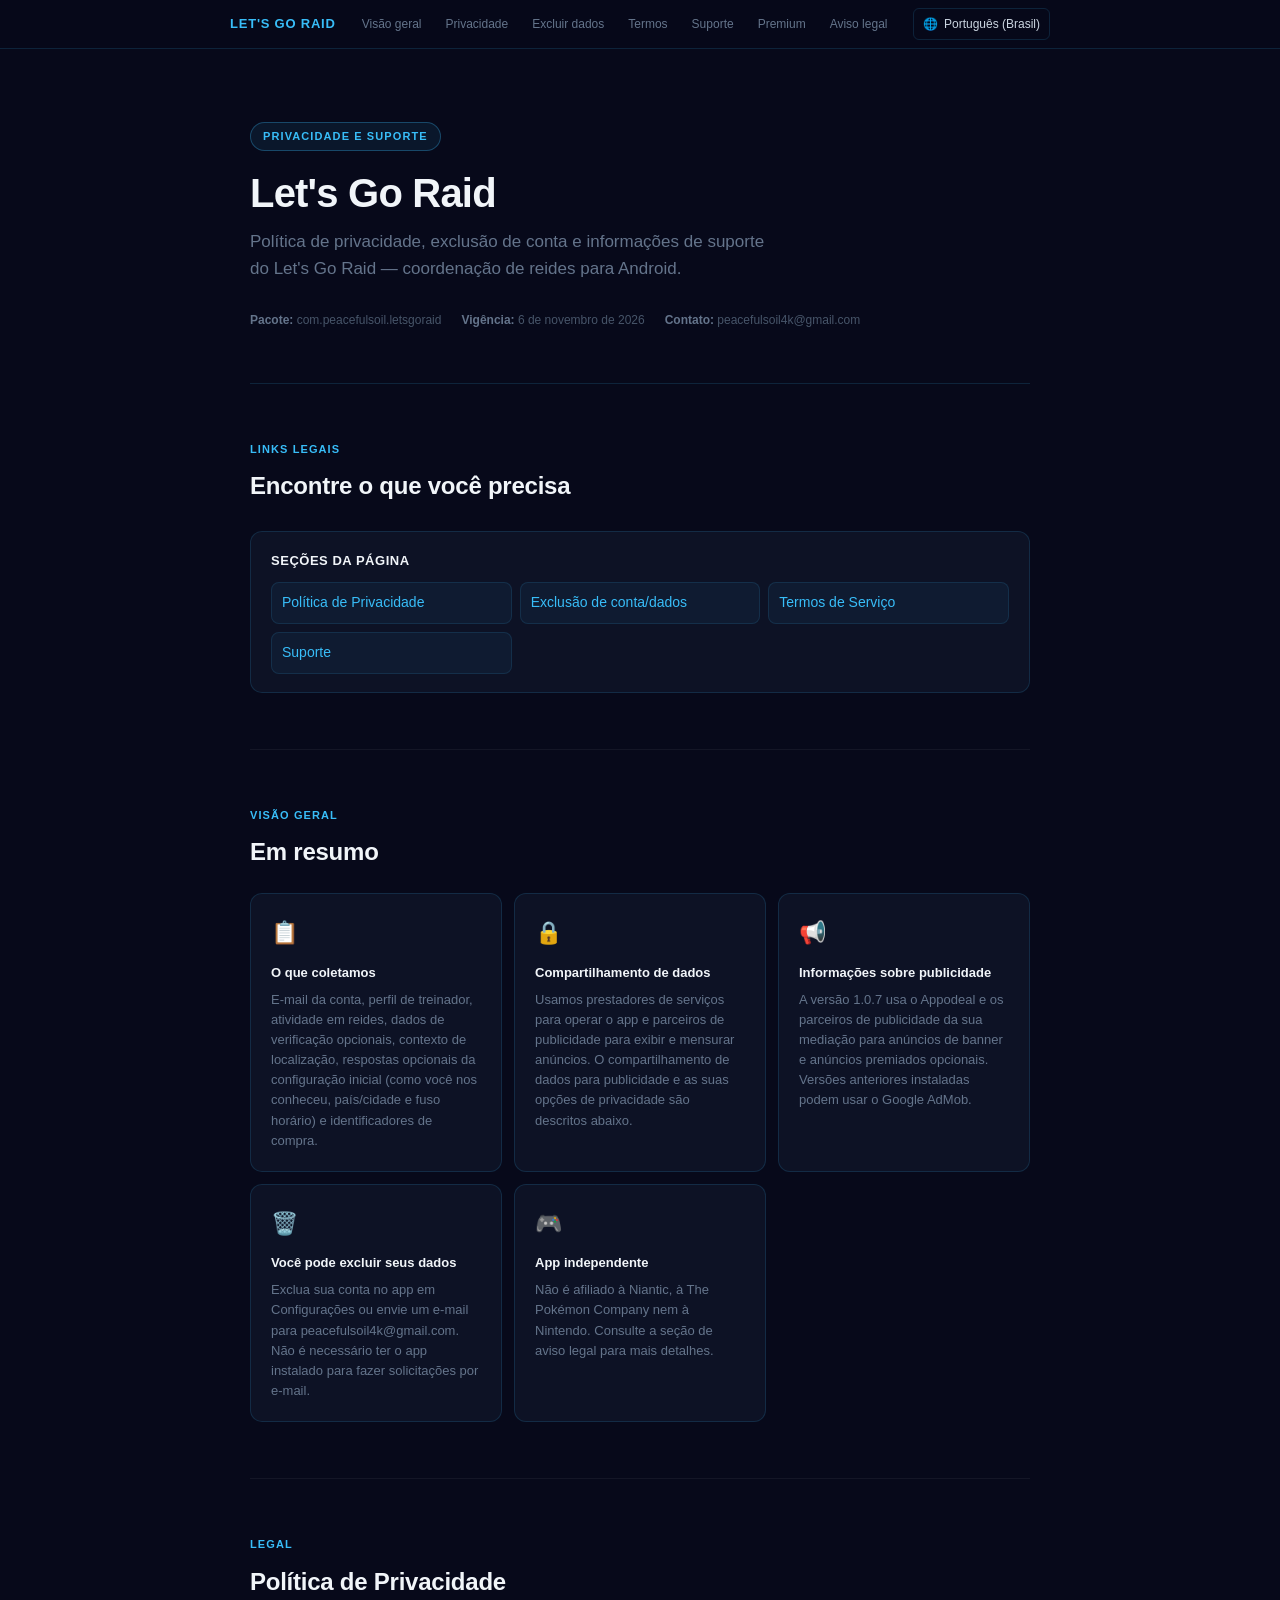
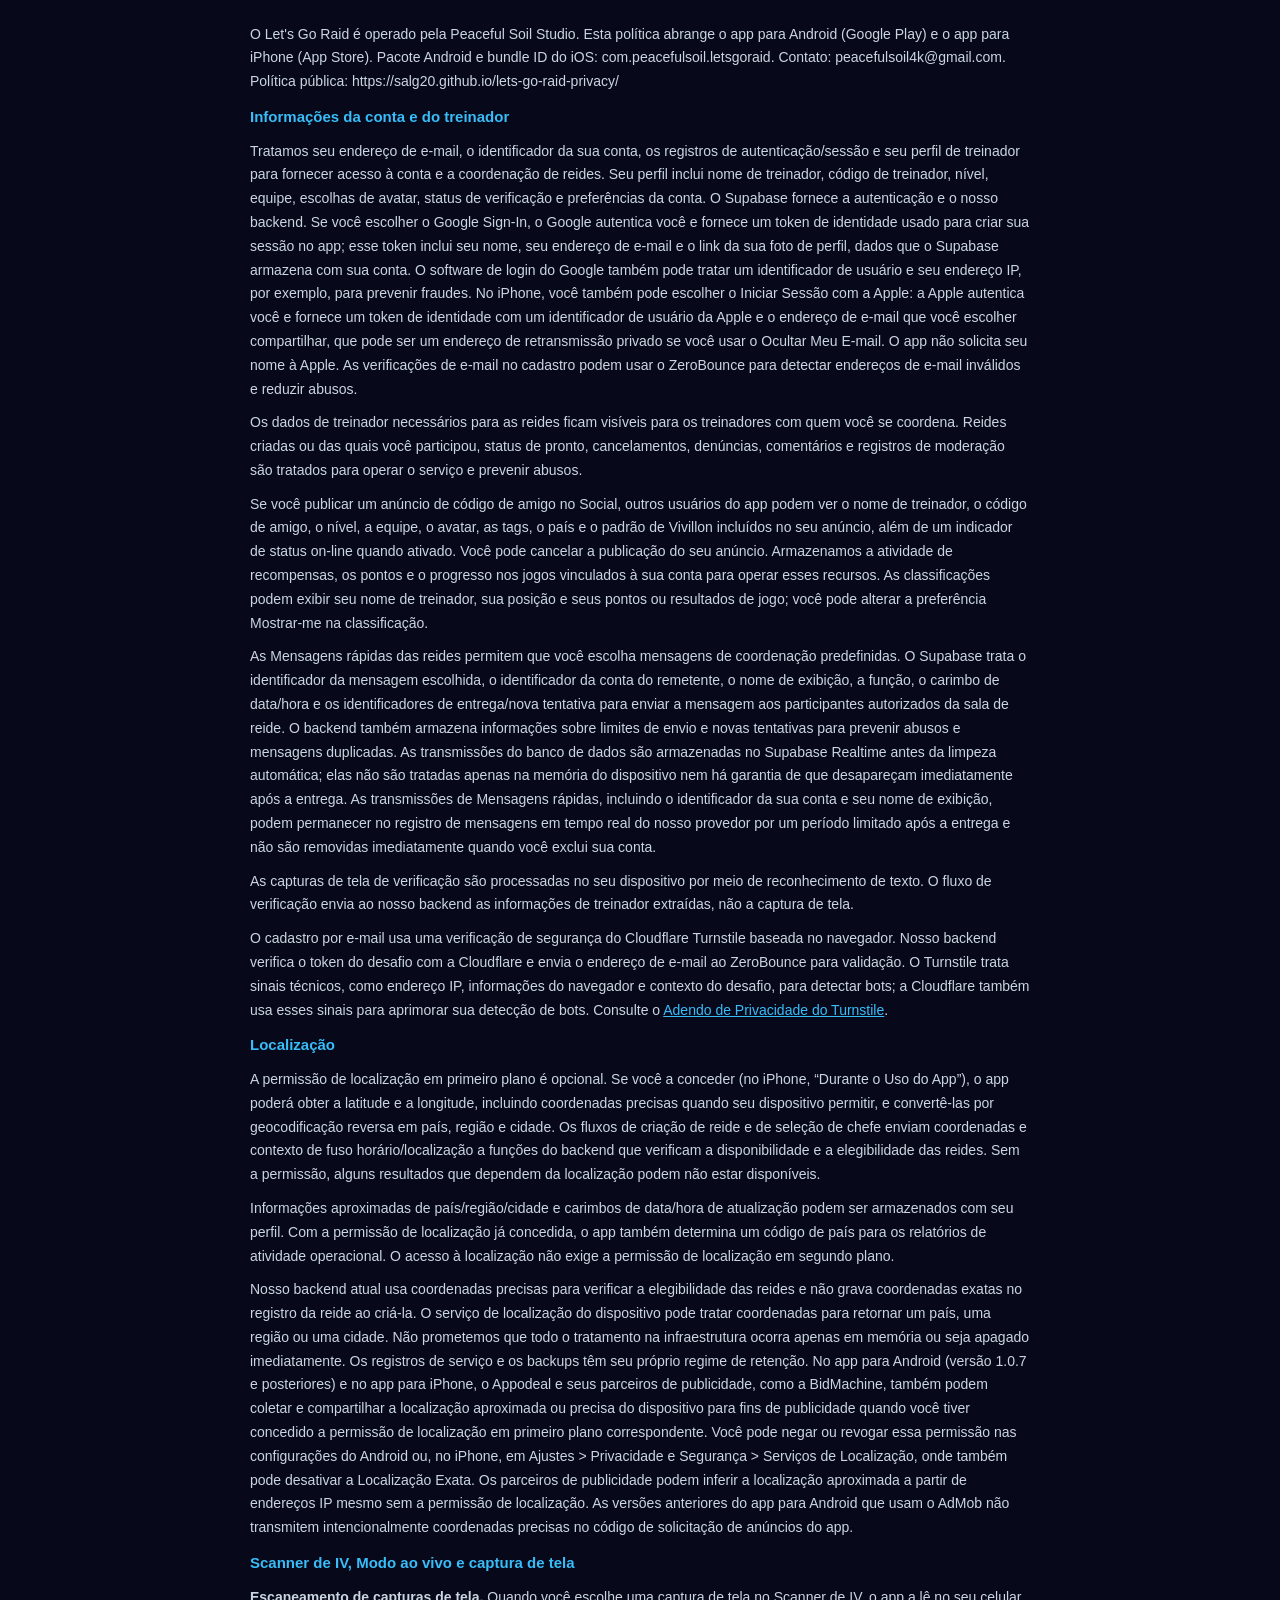
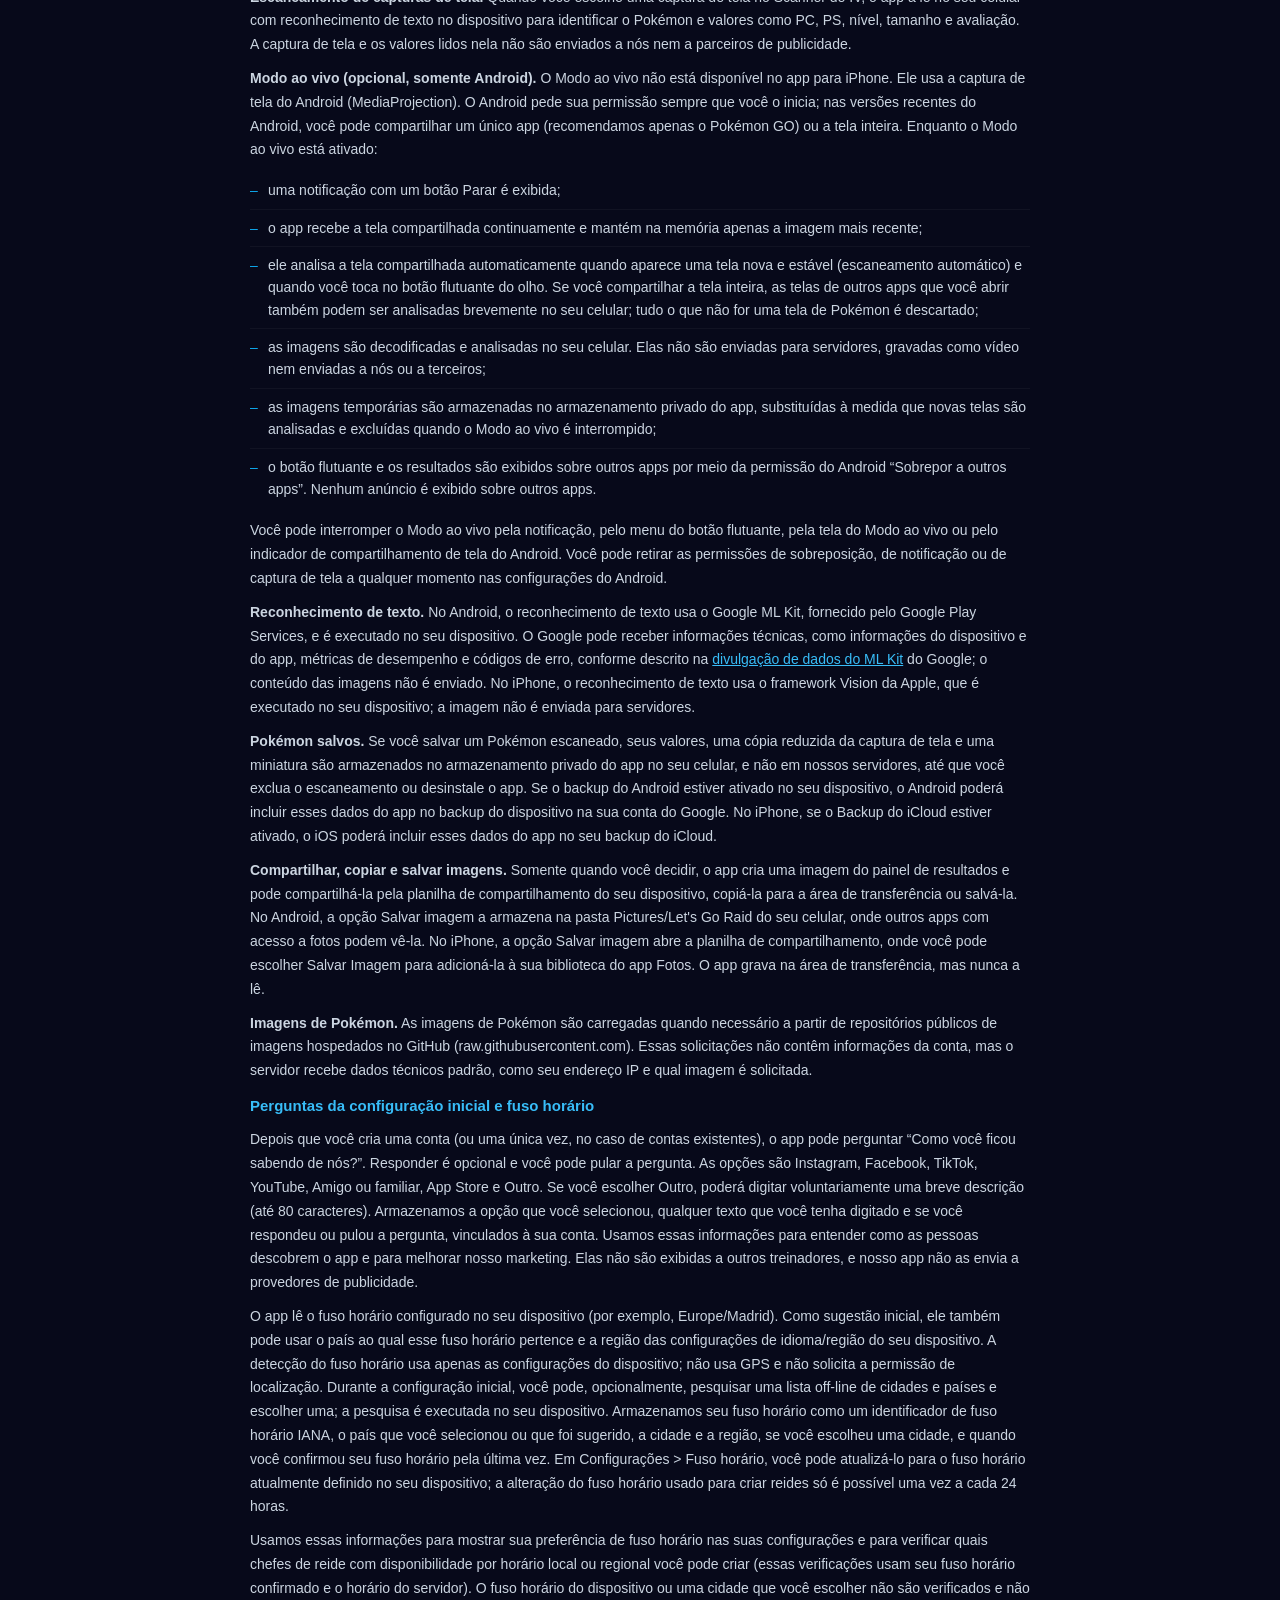
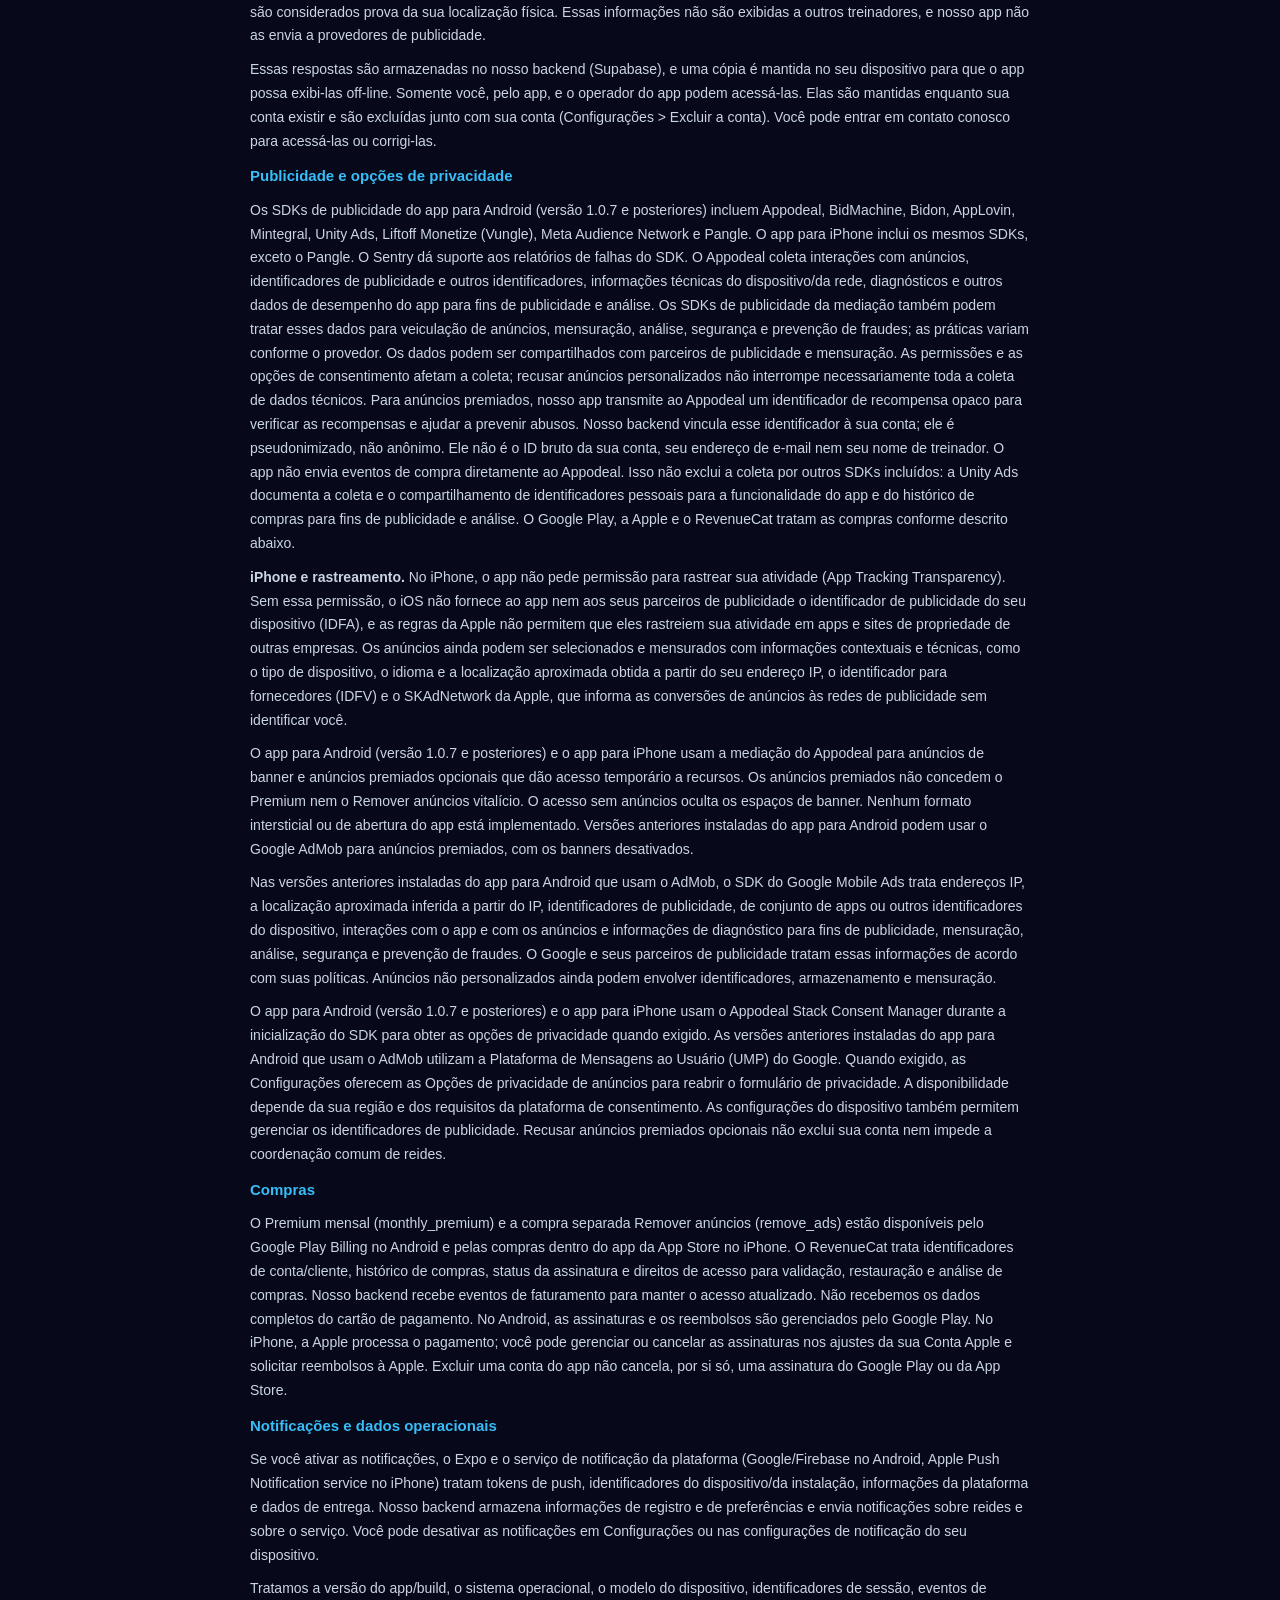
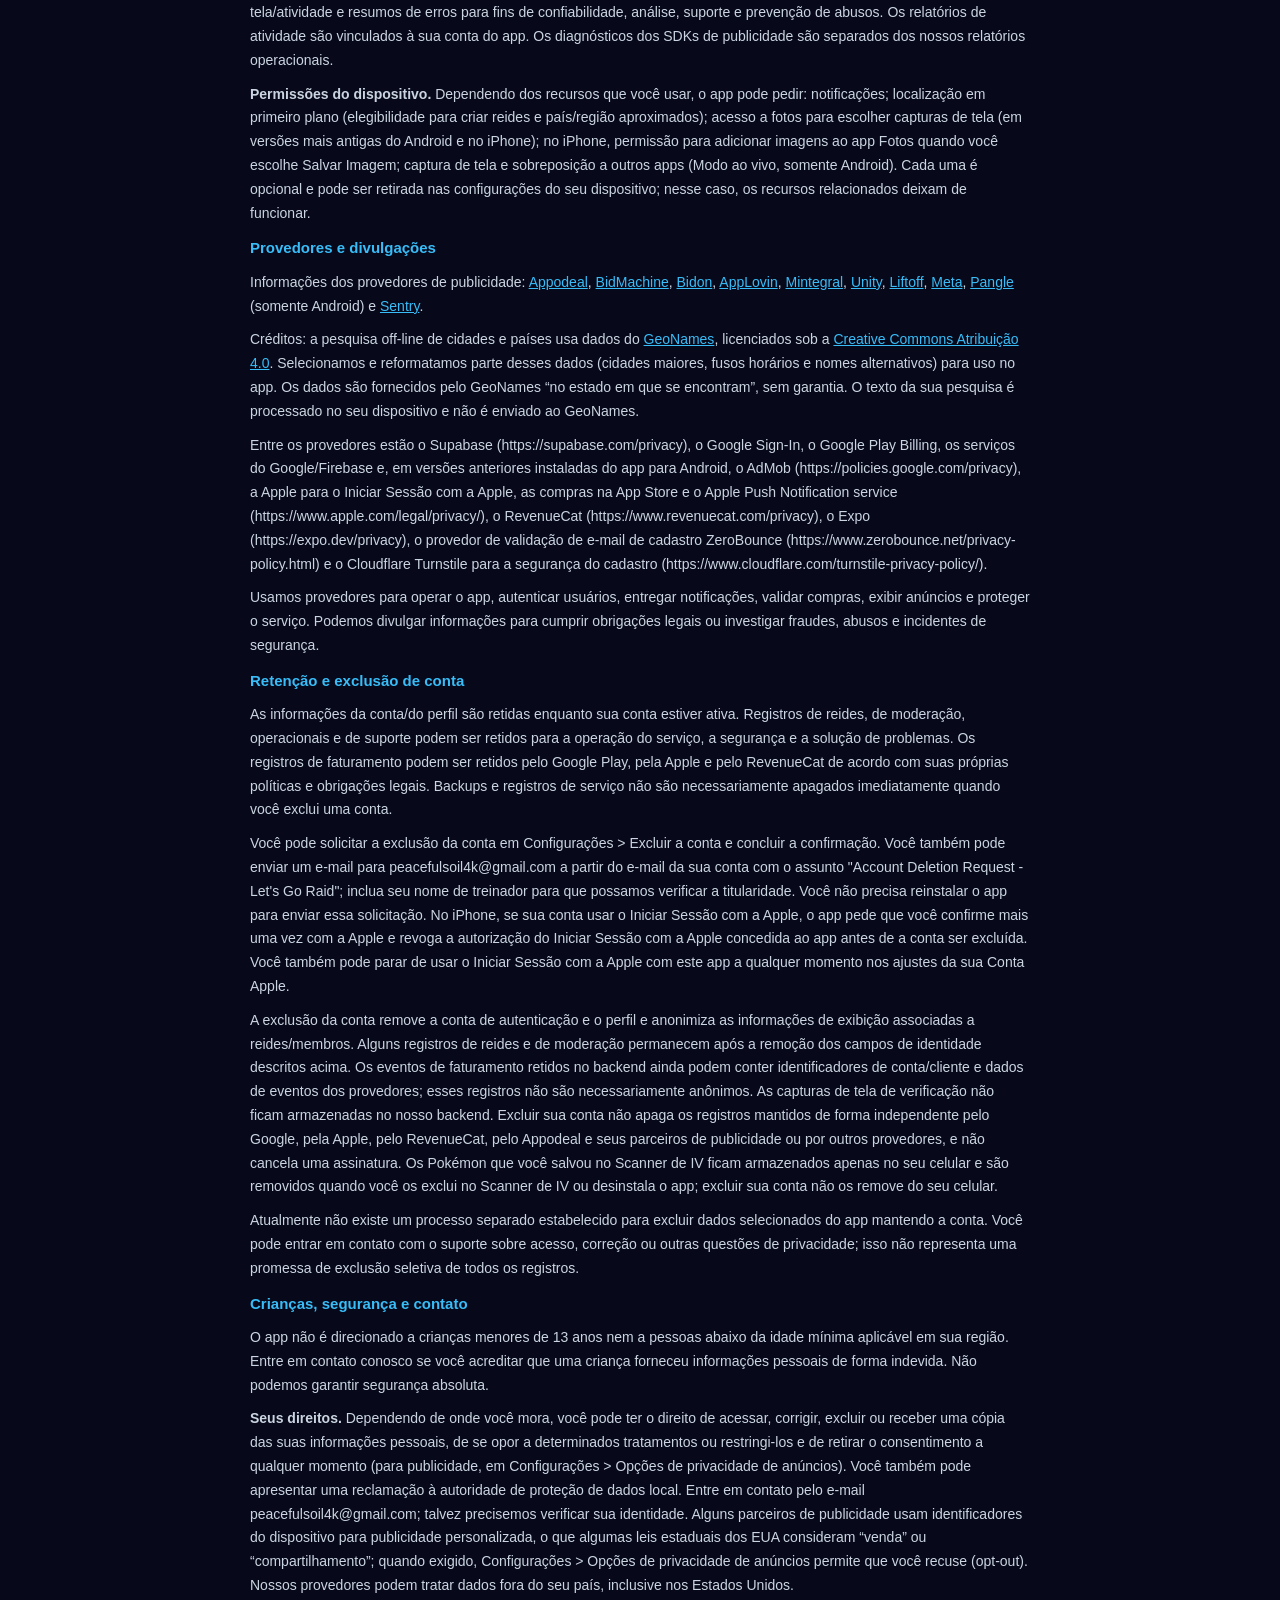
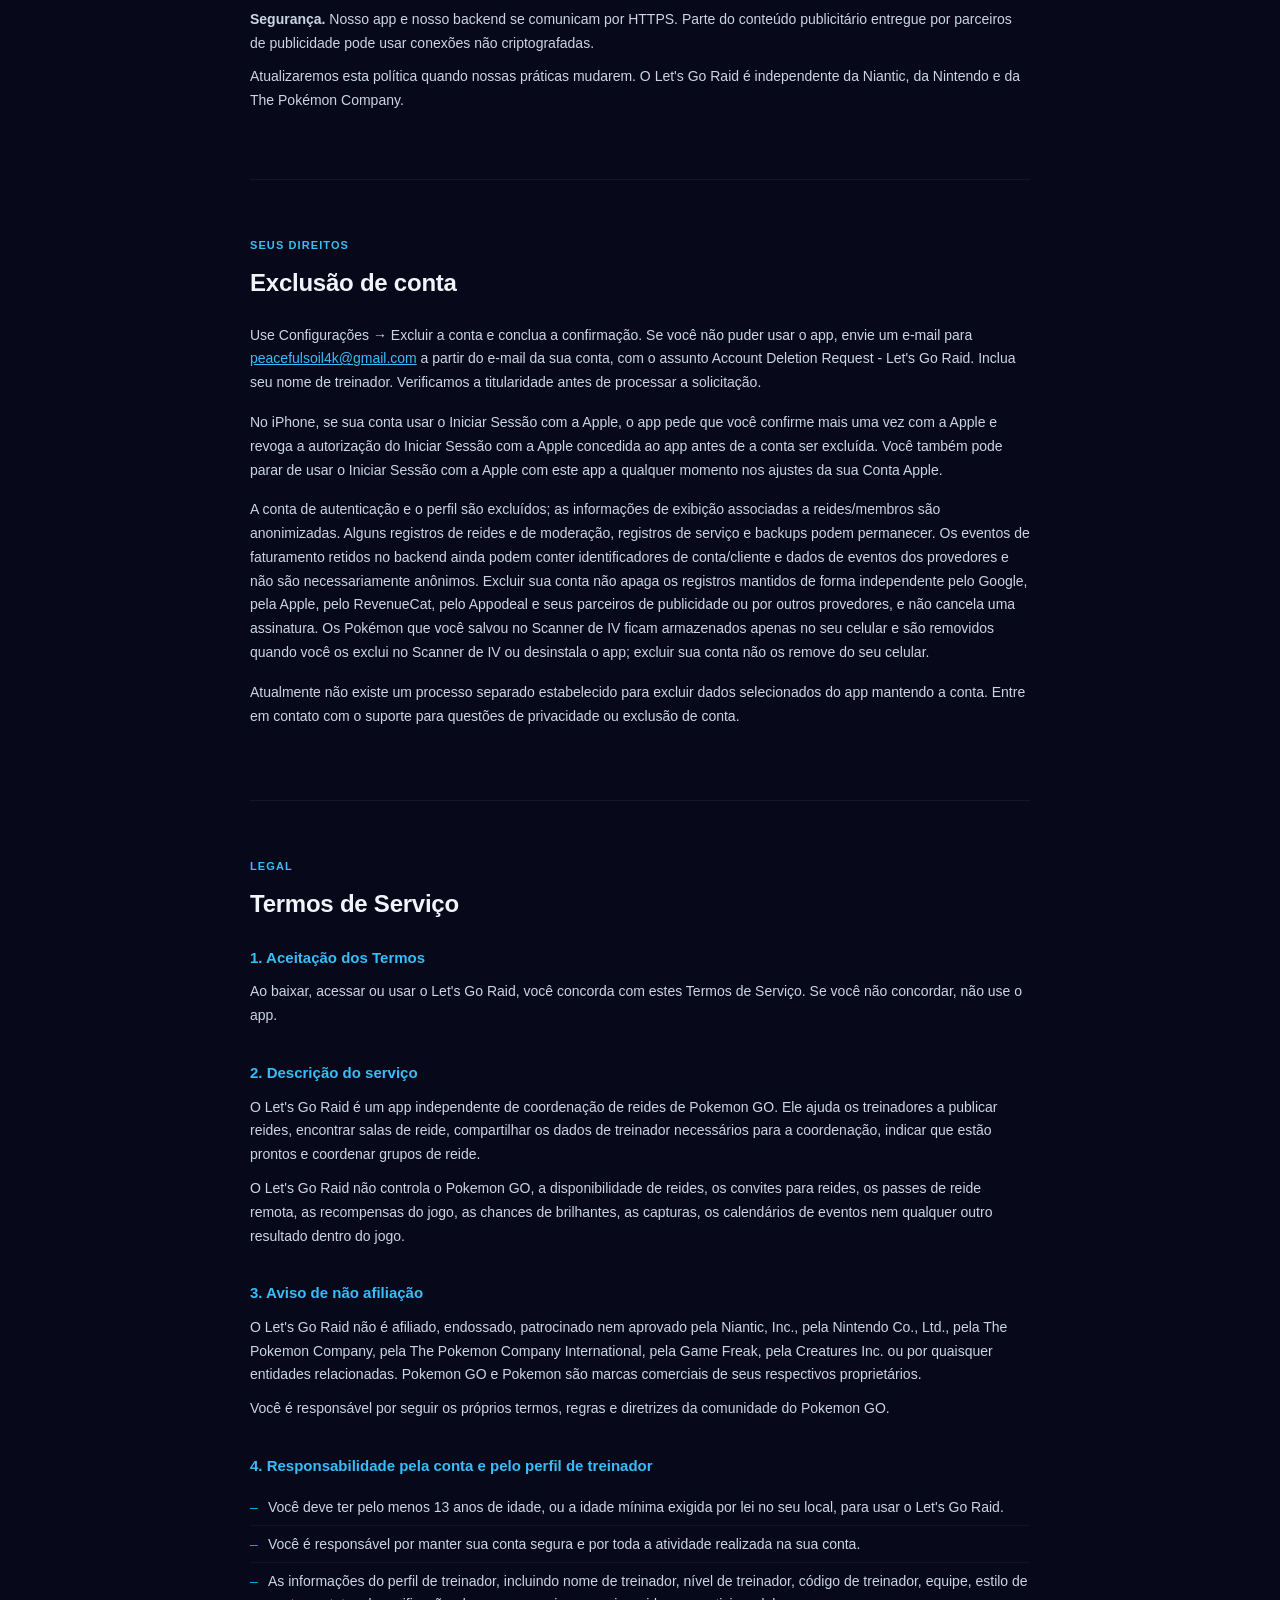
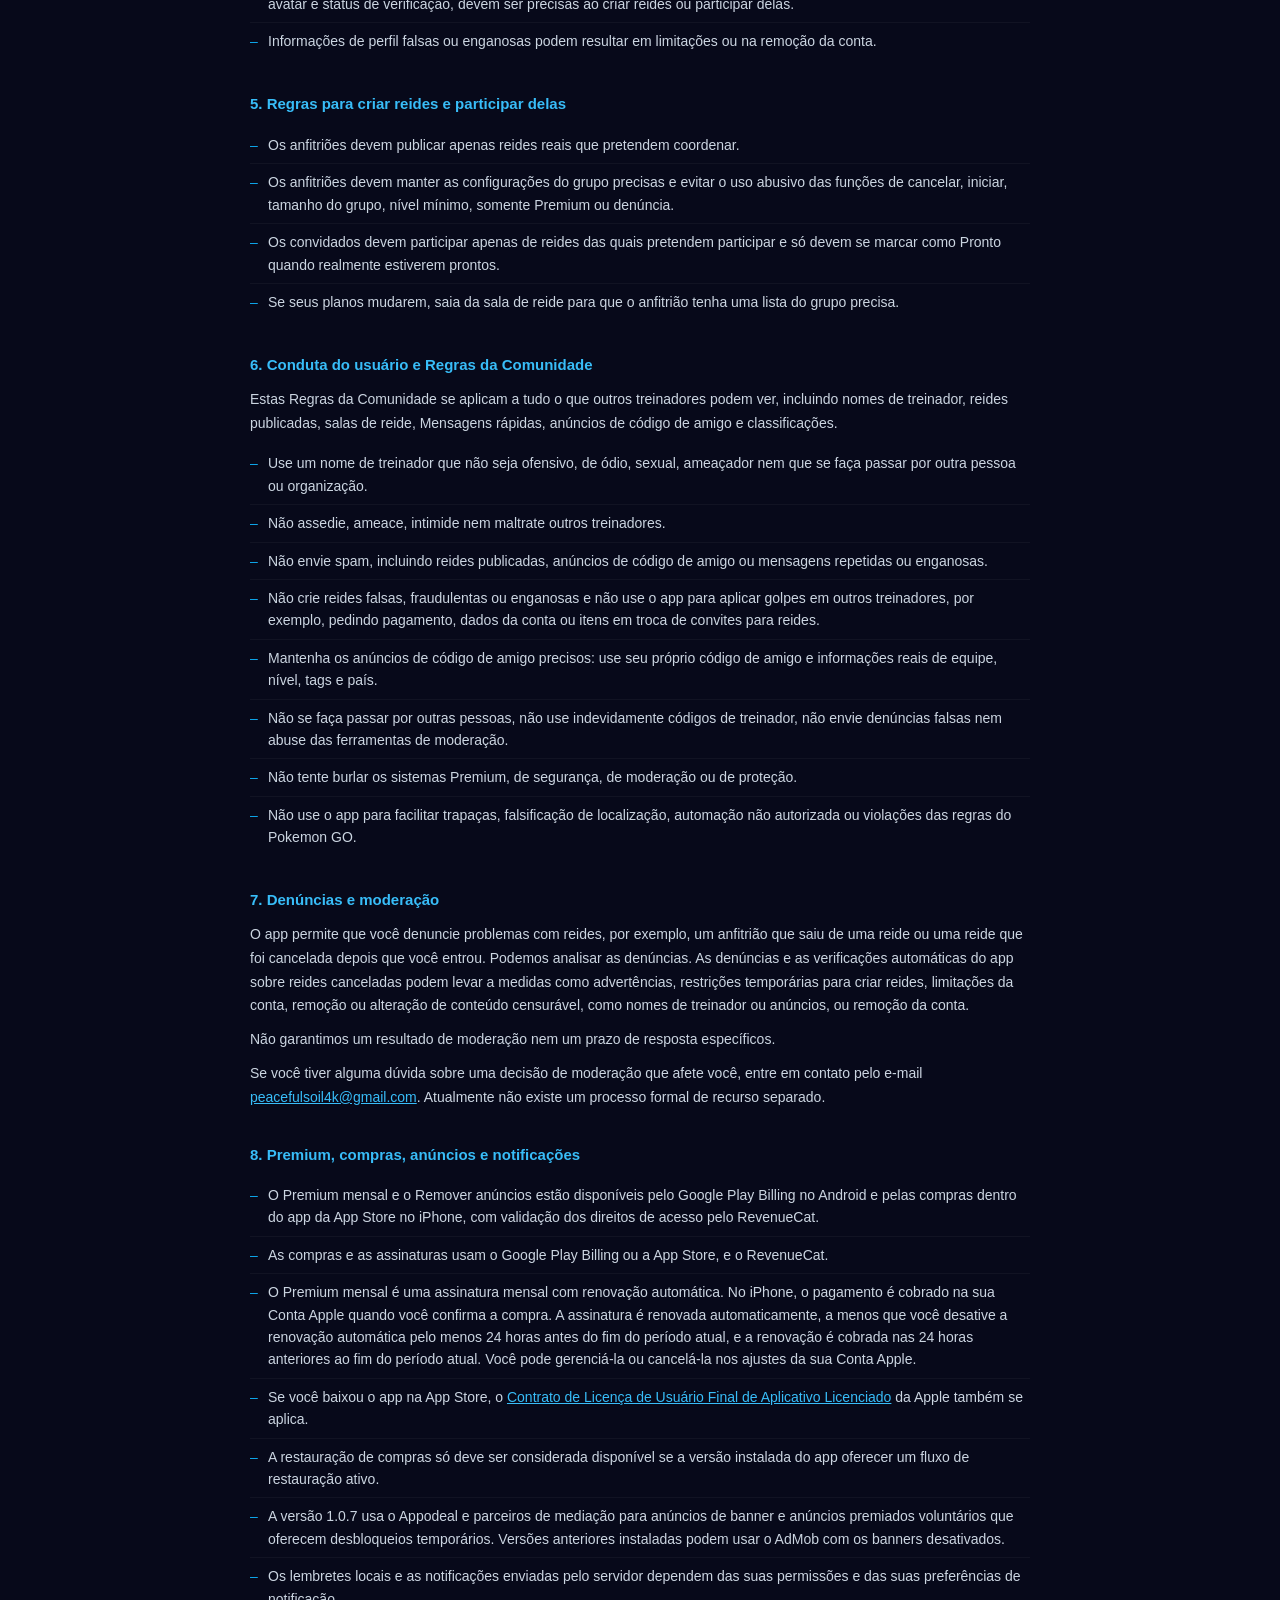
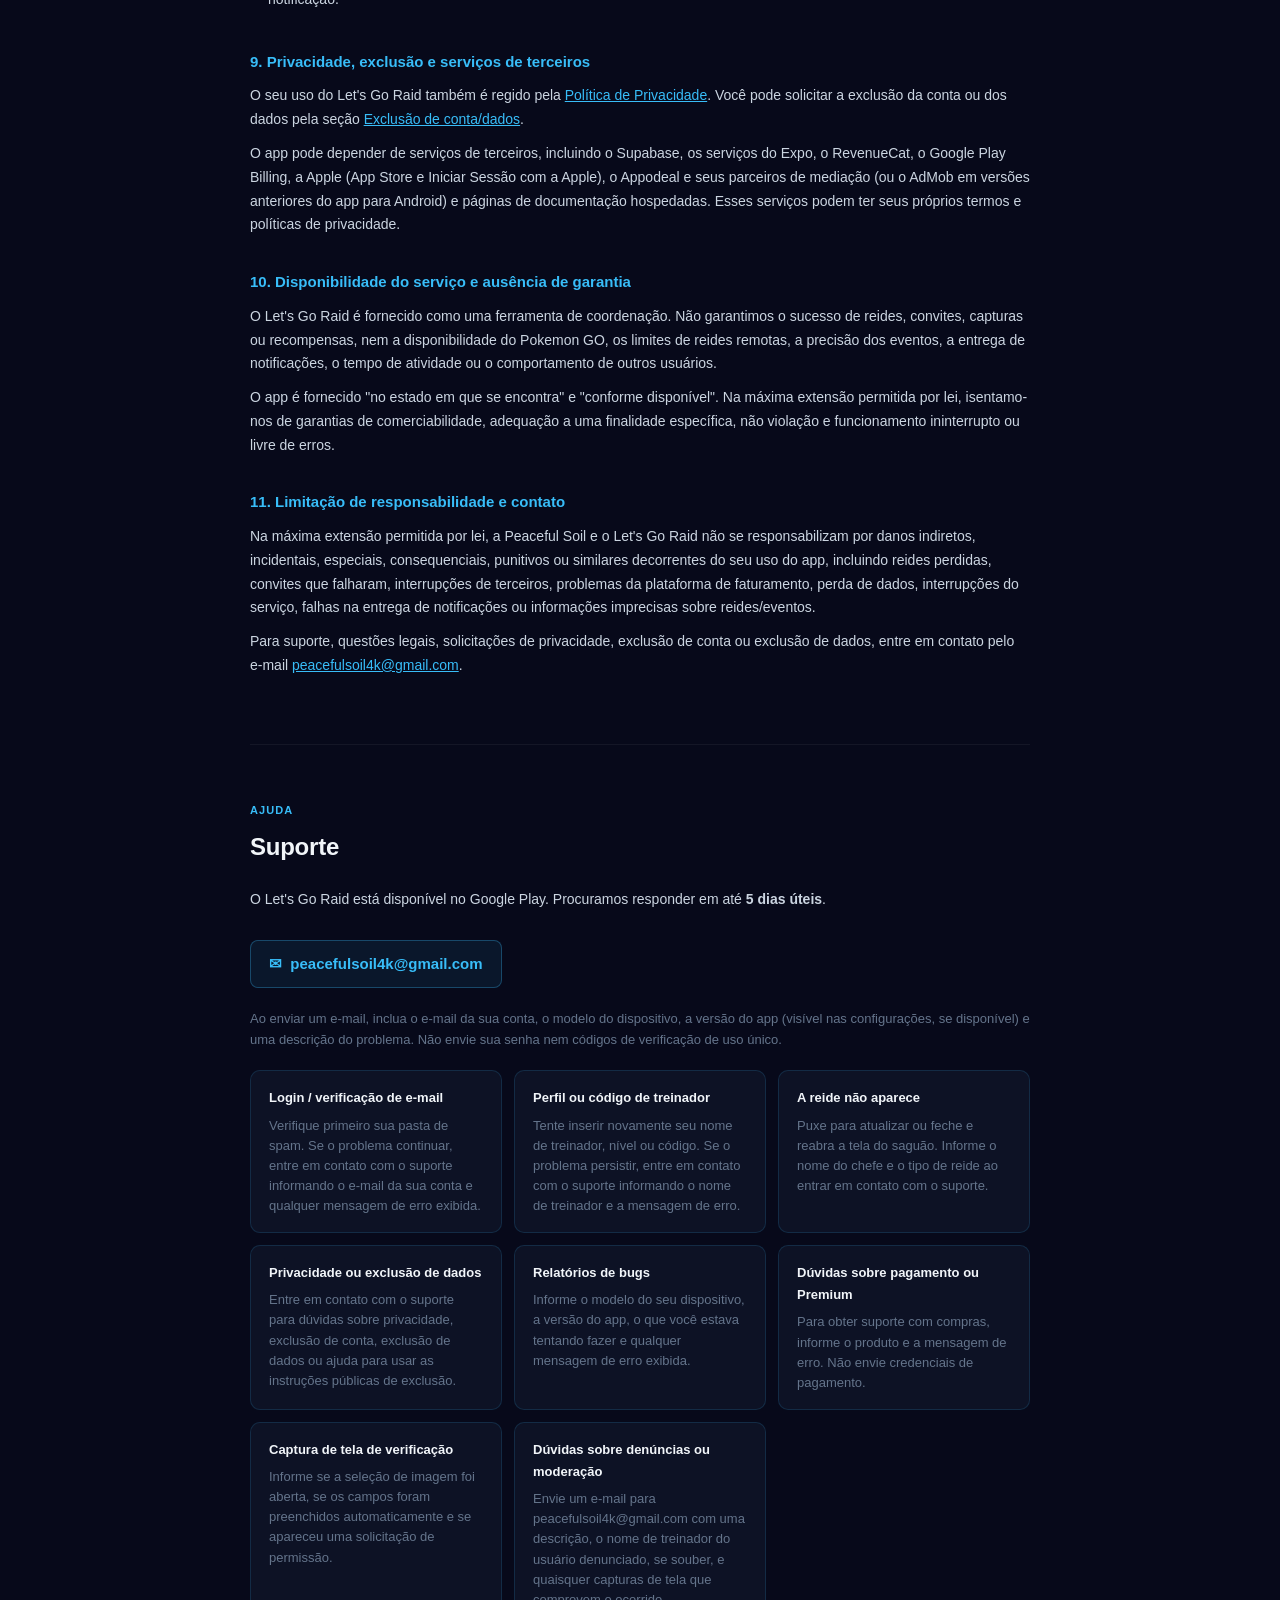
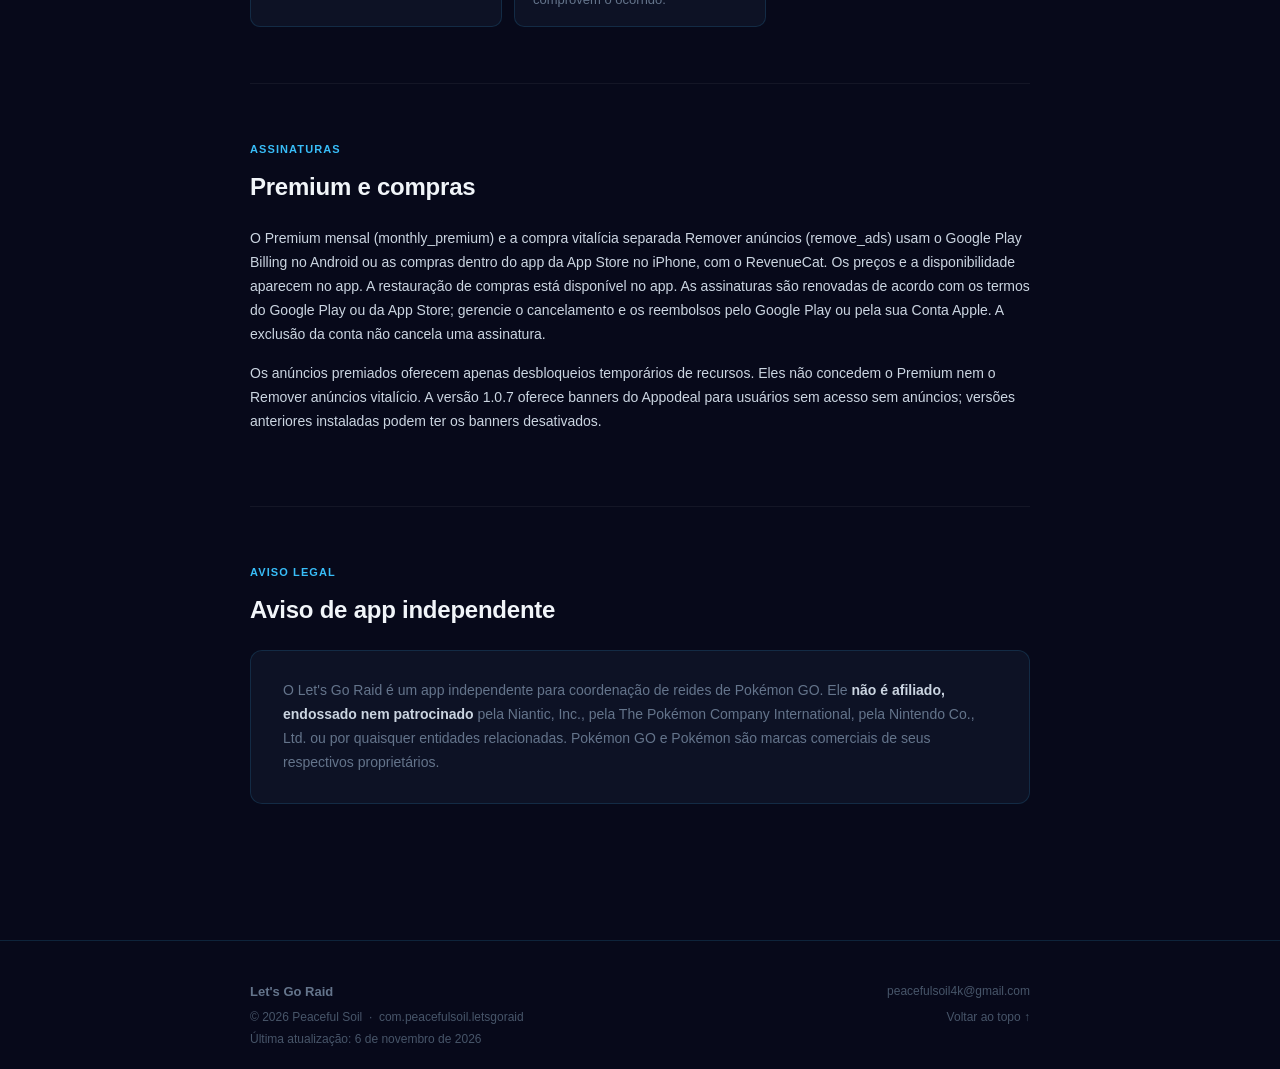
<file: pt-BR/index.html>
<!DOCTYPE html>
<html lang="pt-BR">
<head>
  <meta charset="UTF-8" />
  <meta name="viewport" content="width=device-width, initial-scale=1.0" />
  <title>Let's Go Raid – Privacidade e suporte</title>
  <link rel="canonical" href="https://salg20.github.io/lets-go-raid-privacy/pt-BR/" />
  <link rel="alternate" hreflang="x-default" href="https://salg20.github.io/lets-go-raid-privacy/" />
  <link rel="alternate" hreflang="en" href="https://salg20.github.io/lets-go-raid-privacy/" />
  <link rel="alternate" hreflang="ja" href="https://salg20.github.io/lets-go-raid-privacy/ja/" />
  <link rel="alternate" hreflang="pt-BR" href="https://salg20.github.io/lets-go-raid-privacy/pt-BR/" />
  <link rel="alternate" hreflang="es" href="https://salg20.github.io/lets-go-raid-privacy/es/" />
  <link rel="alternate" hreflang="de" href="https://salg20.github.io/lets-go-raid-privacy/de/" />
  <link rel="alternate" hreflang="ko" href="https://salg20.github.io/lets-go-raid-privacy/ko/" />
  <link rel="alternate" hreflang="zh-Hant" href="https://salg20.github.io/lets-go-raid-privacy/zh-Hant/" />
  <link rel="alternate" hreflang="id" href="https://salg20.github.io/lets-go-raid-privacy/id/" />
  <link rel="alternate" hreflang="th" href="https://salg20.github.io/lets-go-raid-privacy/th/" />
  <link rel="alternate" hreflang="fr" href="https://salg20.github.io/lets-go-raid-privacy/fr/" />
  <link rel="alternate" hreflang="it" href="https://salg20.github.io/lets-go-raid-privacy/it/" />
  <link rel="alternate" hreflang="hi" href="https://salg20.github.io/lets-go-raid-privacy/hi/" />
  <style>
    *, *::before, *::after { box-sizing: border-box; margin: 0; padding: 0; }

    :root {
      --bg: #07091a;
      --surface: #0d1225;
      --surface2: #111830;
      --border: rgba(56, 189, 248, 0.15);
      --border-strong: rgba(56, 189, 248, 0.3);
      --accent: #38bdf8;
      --accent-dim: #0ea5e9;
      --accent-glow: rgba(56, 189, 248, 0.08);
      --text: #cbd5e1;
      --text-bright: #f1f5f9;
      --text-muted: #64748b;
      --text-dim: #475569;
      --green: #34d399;
      --green-bg: rgba(52, 211, 153, 0.07);
      --green-border: rgba(52, 211, 153, 0.28);
    }

    html { scroll-behavior: smooth; }

    body {
      font-family: -apple-system, BlinkMacSystemFont, "Segoe UI", Roboto, Helvetica, Arial, sans-serif;
      background: var(--bg);
      color: var(--text);
      line-height: 1.7;
    }

    /* NAV */
    nav {
      position: sticky;
      top: 0;
      z-index: 50;
      background: rgba(7, 9, 26, 0.94);
      backdrop-filter: blur(12px);
      border-bottom: 1px solid var(--border);
      padding: 0 20px;
    }
    .nav-bar {
      max-width: 820px;
      margin: 0 auto;
      display: flex;
      align-items: center;
      gap: 8px;
    }
    .nav-inner {
      flex: 1;
      min-width: 0;
      display: flex;
      align-items: center;
      gap: 4px;
      height: 48px;
      overflow-x: auto;
      scrollbar-width: none;
    }
    .nav-inner::-webkit-scrollbar { display: none; }
    .nav-brand {
      font-size: 13px;
      font-weight: 800;
      color: var(--accent);
      letter-spacing: 0.06em;
      text-transform: uppercase;
      white-space: nowrap;
      margin-right: 12px;
      text-decoration: none;
    }
    .nav-link {
      font-size: 12px;
      color: var(--text-muted);
      text-decoration: none;
      white-space: nowrap;
      padding: 6px 10px;
      border-radius: 6px;
      transition: color 0.2s, background 0.2s;
    }
    .nav-link:hover { color: var(--accent); background: var(--accent-glow); }

    /* LANGUAGE MENU (works without JavaScript: <details> + plain links) */
    .lang-menu { position: relative; flex: none; }
    .lang-menu summary {
      list-style: none;
      cursor: pointer;
      display: flex;
      align-items: center;
      gap: 6px;
      font-size: 12px;
      color: var(--text);
      white-space: nowrap;
      padding: 5px 9px;
      border: 1px solid var(--border);
      border-radius: 6px;
    }
    .lang-menu summary::-webkit-details-marker { display: none; }
    .lang-menu summary:hover { color: var(--accent); border-color: var(--border-strong); }
    .lang-menu summary:focus-visible, .lang-list a:focus-visible { outline: 2px solid var(--accent); outline-offset: 2px; }
    .lang-list {
      position: absolute;
      right: 0;
      top: calc(100% + 6px);
      z-index: 60;
      list-style: none;
      min-width: 190px;
      max-height: 70vh;
      overflow-y: auto;
      padding: 6px;
      background: var(--surface);
      border: 1px solid var(--border-strong);
      border-radius: 10px;
      box-shadow: 0 12px 32px rgba(0, 0, 0, 0.45);
    }
    .lang-list a {
      display: block;
      padding: 7px 10px;
      border-radius: 6px;
      font-size: 13px;
      color: var(--text);
      text-decoration: none;
    }
    .lang-list a:hover { background: var(--accent-glow); color: var(--accent); }
    .lang-list a[aria-current="true"] { color: var(--accent); font-weight: 700; }

    /* LAYOUT */
    .container {
      max-width: 820px;
      margin: 0 auto;
      padding: 0 20px 80px;
    }

    /* HERO */
    .hero {
      padding: 72px 0 52px;
      border-bottom: 1px solid var(--border);
    }
    .hero-badge {
      display: inline-flex;
      align-items: center;
      gap: 6px;
      font-size: 11px;
      font-weight: 700;
      letter-spacing: 0.1em;
      text-transform: uppercase;
      color: var(--accent);
      background: var(--accent-glow);
      border: 1px solid var(--border-strong);
      border-radius: 999px;
      padding: 4px 12px;
      margin-bottom: 20px;
    }
    .hero h1 {
      font-size: 40px;
      font-weight: 900;
      color: var(--text-bright);
      line-height: 1.12;
      margin-bottom: 14px;
      letter-spacing: -0.02em;
    }
    .hero-sub {
      font-size: 17px;
      color: var(--text-muted);
      margin-bottom: 28px;
      max-width: 520px;
      line-height: 1.55;
    }
    .hero-meta {
      display: flex;
      flex-wrap: wrap;
      gap: 20px;
    }
    .hero-meta-item {
      font-size: 12px;
      color: var(--text-dim);
    }
    .hero-meta-item strong { color: var(--text-muted); }

    /* SECTION */
    section {
      padding: 56px 0;
      border-bottom: 1px solid rgba(255,255,255,0.05);
    }
    section:last-of-type { border-bottom: none; }
    .section-label {
      font-size: 11px;
      font-weight: 700;
      letter-spacing: 0.1em;
      text-transform: uppercase;
      color: var(--accent);
      margin-bottom: 8px;
    }
    .section-title {
      font-size: 24px;
      font-weight: 800;
      color: var(--text-bright);
      margin-bottom: 20px;
      letter-spacing: -0.01em;
    }

    /* SUMMARY CARDS */
    .cards-grid {
      display: grid;
      grid-template-columns: repeat(auto-fill, minmax(230px, 1fr));
      gap: 12px;
      margin-top: 4px;
    }
    .card {
      background: var(--surface);
      border: 1px solid var(--border);
      border-radius: 12px;
      padding: 20px;
      transition: border-color 0.2s, background 0.2s;
    }
    .card:hover {
      border-color: var(--border-strong);
      background: var(--surface2);
    }
    .card-icon { font-size: 22px; margin-bottom: 10px; display: block; }
    .card-title {
      font-size: 13px;
      font-weight: 700;
      color: var(--text-bright);
      margin-bottom: 6px;
    }
    .card-body {
      font-size: 13px;
      color: var(--text-muted);
      line-height: 1.55;
    }

    /* TABLE OF CONTENTS */
    .toc-panel {
      background: var(--surface);
      border: 1px solid var(--border);
      border-radius: 12px;
      padding: 18px 20px;
      margin-top: 24px;
    }
    .toc-title {
      font-size: 13px;
      font-weight: 800;
      color: var(--text-bright);
      margin-bottom: 10px;
      letter-spacing: 0.04em;
      text-transform: uppercase;
    }
    .toc-links {
      display: grid;
      grid-template-columns: repeat(auto-fit, minmax(180px, 1fr));
      gap: 8px;
    }
    .toc-links a {
      color: var(--accent);
      text-decoration: none;
      font-size: 14px;
      padding: 8px 10px;
      border-radius: 8px;
      background: rgba(56, 189, 248, 0.06);
      border: 1px solid rgba(56, 189, 248, 0.12);
    }
    .toc-links a:hover { background: var(--accent-glow); }
    /* POLICY CONTENT */
    .policy-section { margin-bottom: 32px; }
    .policy-section:last-child { margin-bottom: 0; }
    .policy-h2 {
      font-size: 15px;
      font-weight: 700;
      color: var(--accent);
      margin-bottom: 10px;
    }
    .policy-p {
      font-size: 14px;
      color: var(--text);
      margin-bottom: 10px;
      line-height: 1.7;
    }
    .policy-ul {
      list-style: none;
      margin: 8px 0 12px;
      padding: 0;
    }
    .policy-ul li {
      font-size: 14px;
      color: var(--text);
      padding: 7px 0 7px 18px;
      border-bottom: 1px solid rgba(255,255,255,0.04);
      position: relative;
      line-height: 1.6;
    }
    .policy-ul li::before {
      content: "–";
      position: absolute;
      left: 0;
      color: var(--accent-dim);
    }
    .policy-ul li:last-child { border-bottom: none; }
    .policy-ul li strong { color: var(--text-bright); }
    .policy-ul a { color: var(--accent); }

    /* CALLOUT BOXES */
    .callout {
      border-radius: 10px;
      padding: 20px 24px;
      margin: 20px 0;
    }
    .callout-green {
      background: var(--green-bg);
      border: 1px solid var(--green-border);
    }
    .callout-blue {
      background: var(--accent-glow);
      border: 1px solid var(--border-strong);
    }
    .callout-title {
      font-size: 13px;
      font-weight: 700;
      margin-bottom: 10px;
    }
    .callout-green .callout-title { color: var(--green); }
    .callout-blue .callout-title { color: var(--accent); }
    .callout-body {
      font-size: 14px;
      color: var(--text);
      line-height: 1.65;
    }
    .callout-body a { color: var(--accent); }
    .callout-body strong { color: var(--text-bright); }

    /* DELETION STEPS */
    .deletion-steps {
      display: grid;
      grid-template-columns: repeat(auto-fill, minmax(210px, 1fr));
      gap: 12px;
      margin: 20px 0;
    }
    .deletion-step {
      background: var(--surface);
      border: 1px solid var(--border);
      border-radius: 10px;
      padding: 16px 18px;
    }
    .deletion-step-num {
      font-size: 11px;
      font-weight: 700;
      color: var(--accent);
      letter-spacing: 0.08em;
      text-transform: uppercase;
      margin-bottom: 6px;
    }
    .deletion-step-title {
      font-size: 13px;
      font-weight: 700;
      color: var(--text-bright);
      margin-bottom: 4px;
    }
    .deletion-step-body {
      font-size: 13px;
      color: var(--text-muted);
      line-height: 1.5;
    }
    .deletion-step-body a { color: var(--accent); }
    .deletion-step-body em { font-style: italic; }

    /* SUPPORT TOPICS */
    .support-topics {
      display: grid;
      grid-template-columns: repeat(auto-fill, minmax(250px, 1fr));
      gap: 12px;
      margin-top: 20px;
    }
    .support-topic {
      background: var(--surface);
      border: 1px solid var(--border);
      border-radius: 10px;
      padding: 16px 18px;
    }
    .support-topic-title {
      font-size: 13px;
      font-weight: 700;
      color: var(--text-bright);
      margin-bottom: 6px;
    }
    .support-topic-body {
      font-size: 13px;
      color: var(--text-muted);
      line-height: 1.55;
    }

    /* EMAIL BUTTON */
    a { color: var(--accent); text-decoration: underline; }
    .email-link {
      display: inline-flex;
      align-items: center;
      gap: 8px;
      font-size: 15px;
      font-weight: 600;
      color: var(--accent);
      text-decoration: none;
      background: var(--accent-glow);
      border: 1px solid var(--border-strong);
      border-radius: 8px;
      padding: 10px 18px;
      margin: 12px 0;
      transition: background 0.2s, border-color 0.2s;
    }
    .email-link:hover {
      background: rgba(56, 189, 248, 0.14);
      border-color: var(--accent);
    }

    /* DISCLAIMER */
    .disclaimer-box {
      background: var(--surface);
      border: 1px solid var(--border);
      border-radius: 12px;
      padding: 28px 32px;
    }
    .disclaimer-box p {
      font-size: 14px;
      color: var(--text-muted);
      line-height: 1.7;
    }
    .disclaimer-box strong { color: var(--text); }

    /* FOOTER */
    footer {
      padding: 40px 0 20px;
      border-top: 1px solid var(--border);
    }
    .footer-inner {
      display: flex;
      flex-wrap: wrap;
      justify-content: space-between;
      align-items: flex-start;
      gap: 16px;
    }
    .footer-brand {
      font-size: 13px;
      font-weight: 700;
      color: var(--text-muted);
    }
    .footer-copy {
      font-size: 12px;
      color: var(--text-dim);
      margin-top: 4px;
    }
    .footer-links {
      display: flex;
      flex-direction: column;
      align-items: flex-end;
      gap: 6px;
    }
    .footer-links a {
      font-size: 12px;
      color: var(--text-dim);
      text-decoration: none;
    }
    .footer-links a:hover { color: var(--accent); }

    /* BODY HELPERS */
    .body-text {
      font-size: 14px;
      color: var(--text);
      margin-bottom: 16px;
      line-height: 1.7;
    }
    .body-text-muted {
      font-size: 13px;
      color: var(--text-muted);
      margin-bottom: 16px;
      line-height: 1.65;
    }

    /* RESPONSIVE */
    @media (max-width: 600px) {
      .hero h1 { font-size: 28px; }
      .hero-sub { font-size: 15px; }
      .section-title { font-size: 20px; }
      .cards-grid { grid-template-columns: 1fr; }
      .deletion-steps { grid-template-columns: 1fr; }
      .support-topics { grid-template-columns: 1fr; }
      .disclaimer-box { padding: 20px; }
      .footer-links { align-items: flex-start; }
      nav { padding: 0 12px; }
      .container { padding: 0 16px 60px; }
      .callout { padding: 16px 18px; }
    }
  </style>
</head>
<body>

  <!-- STICKY NAV -->
  <nav>
    <div class="nav-bar">
    <div class="nav-inner">
      <a class="nav-brand" href="#top">Let's Go Raid</a>
      <a class="nav-link" href="#summary">Visão geral</a>
      <a class="nav-link" href="#privacy">Privacidade</a>
      <a class="nav-link" href="#deletion">Excluir dados</a>
      <a class="nav-link" href="#terms">Termos</a>
      <a class="nav-link" href="#support">Suporte</a>
      <a class="nav-link" href="#premium">Premium</a>
      <a class="nav-link" href="#disclaimer">Aviso legal</a>
    </div>
    <!-- LANGUAGE MENU: language names stay in their own language on every page. -->
    <details class="lang-menu">
      <summary aria-label="Idioma: Português (Brasil)"><span aria-hidden="true">🌐</span><span>Português (Brasil)</span></summary>
      <ul class="lang-list">
        <li><a href="../" hreflang="en" lang="en" data-lang="en">English</a></li>
        <li><a href="../ja/" hreflang="ja" lang="ja" data-lang="ja">日本語</a></li>
        <li><a href="../pt-BR/" hreflang="pt-BR" lang="pt-BR" data-lang="pt-BR" aria-current="true">Português (Brasil)</a></li>
        <li><a href="../es/" hreflang="es" lang="es" data-lang="es">Español</a></li>
        <li><a href="../de/" hreflang="de" lang="de" data-lang="de">Deutsch</a></li>
        <li><a href="../ko/" hreflang="ko" lang="ko" data-lang="ko">한국어</a></li>
        <li><a href="../zh-Hant/" hreflang="zh-Hant" lang="zh-Hant" data-lang="zh-Hant">繁體中文</a></li>
        <li><a href="../id/" hreflang="id" lang="id" data-lang="id">Bahasa Indonesia</a></li>
        <li><a href="../th/" hreflang="th" lang="th" data-lang="th">ไทย</a></li>
        <li><a href="../fr/" hreflang="fr" lang="fr" data-lang="fr">Français</a></li>
        <li><a href="../it/" hreflang="it" lang="it" data-lang="it">Italiano</a></li>
        <li><a href="../hi/" hreflang="hi" lang="hi" data-lang="hi">हिन्दी</a></li>
      </ul>
    </details>
    </div>
  </nav>

  <div class="container" id="top">

    <!-- HERO -->
    <div class="hero">
      <div class="hero-badge">Privacidade e suporte</div>
      <h1>Let's Go Raid</h1>
      <p class="hero-sub">Política de privacidade, exclusão de conta e informações de suporte do Let's Go Raid — coordenação de reides para Android.</p>
      <div class="hero-meta">
        <span class="hero-meta-item"><strong>Pacote:</strong> com.peacefulsoil.letsgoraid</span>
        <span class="hero-meta-item"><strong>Vigência:</strong> 6 de novembro de 2026</span>
        <span class="hero-meta-item"><strong>Contato:</strong> peacefulsoil4k@gmail.com</span>
      </div>
    </div>

    <!-- TABLE OF CONTENTS -->
    <section id="toc">
      <div class="section-label">Links legais</div>
      <div class="section-title">Encontre o que você precisa</div>
      <div class="toc-panel">
        <div class="toc-title">Seções da página</div>
        <div class="toc-links">
          <a href="#privacy">Política de Privacidade</a>
          <a href="#deletion">Exclusão de conta/dados</a>
          <a href="#terms">Termos de Serviço</a>
          <a href="#support">Suporte</a>
        </div>
      </div>
    </section>
    <!-- QUICK SUMMARY -->
    <section id="summary">
      <div class="section-label">Visão geral</div>
      <div class="section-title">Em resumo</div>
      <div class="cards-grid">
        <div class="card">
          <span class="card-icon">📋</span>
          <div class="card-title">O que coletamos</div>
          <div class="card-body">E-mail da conta, perfil de treinador, atividade em reides, dados de verificação opcionais, contexto de localização, respostas opcionais da configuração inicial (como você nos conheceu, país/cidade e fuso horário) e identificadores de compra.</div>
        </div>
        <div class="card">
          <span class="card-icon">🔒</span>
          <div class="card-title">Compartilhamento de dados</div>
          <div class="card-body">Usamos prestadores de serviços para operar o app e parceiros de publicidade para exibir e mensurar anúncios. O compartilhamento de dados para publicidade e as suas opções de privacidade são descritos abaixo.</div>
        </div>
        <div class="card">
          <span class="card-icon">📢</span>
          <div class="card-title">Informações sobre publicidade</div>
          <div class="card-body">A versão 1.0.7 usa o Appodeal e os parceiros de publicidade da sua mediação para anúncios de banner e anúncios premiados opcionais. Versões anteriores instaladas podem usar o Google AdMob.</div>
        </div>
        <div class="card">
          <span class="card-icon">🗑️</span>
          <div class="card-title">Você pode excluir seus dados</div>
          <div class="card-body">Exclua sua conta no app em Configurações ou envie um e-mail para peacefulsoil4k@gmail.com. Não é necessário ter o app instalado para fazer solicitações por e-mail.</div>
        </div>
        <div class="card">
          <span class="card-icon">🎮</span>
          <div class="card-title">App independente</div>
          <div class="card-body">Não é afiliado à Niantic, à The Pokémon Company nem à Nintendo. Consulte a seção de aviso legal para mais detalhes.</div>
        </div>
      </div>
    </section>

    <!-- PRIVACY POLICY -->
    <section id="privacy"><div class="section-label">Legal</div><div class="section-title">Política de Privacidade</div>
<p class="policy-p">O Let's Go Raid é operado pela Peaceful Soil Studio. Esta política abrange o app para Android (Google Play) e o app para iPhone (App Store). Pacote Android e bundle ID do iOS: com.peacefulsoil.letsgoraid. Contato: peacefulsoil4k@gmail.com. Política pública: https://salg20.github.io/lets-go-raid-privacy/</p>
<h3 class="policy-h2">Informações da conta e do treinador</h3>
<p class="policy-p">Tratamos seu endereço de e-mail, o identificador da sua conta, os registros de autenticação/sessão e seu perfil de treinador para fornecer acesso à conta e a coordenação de reides. Seu perfil inclui nome de treinador, código de treinador, nível, equipe, escolhas de avatar, status de verificação e preferências da conta. O Supabase fornece a autenticação e o nosso backend. Se você escolher o Google Sign-In, o Google autentica você e fornece um token de identidade usado para criar sua sessão no app; esse token inclui seu nome, seu endereço de e-mail e o link da sua foto de perfil, dados que o Supabase armazena com sua conta. O software de login do Google também pode tratar um identificador de usuário e seu endereço IP, por exemplo, para prevenir fraudes. No iPhone, você também pode escolher o Iniciar Sessão com a Apple: a Apple autentica você e fornece um token de identidade com um identificador de usuário da Apple e o endereço de e-mail que você escolher compartilhar, que pode ser um endereço de retransmissão privado se você usar o Ocultar Meu E-mail. O app não solicita seu nome à Apple. As verificações de e-mail no cadastro podem usar o ZeroBounce para detectar endereços de e-mail inválidos e reduzir abusos.</p>
<p class="policy-p">Os dados de treinador necessários para as reides ficam visíveis para os treinadores com quem você se coordena. Reides criadas ou das quais você participou, status de pronto, cancelamentos, denúncias, comentários e registros de moderação são tratados para operar o serviço e prevenir abusos.</p>
<p class="policy-p">Se você publicar um anúncio de código de amigo no Social, outros usuários do app podem ver o nome de treinador, o código de amigo, o nível, a equipe, o avatar, as tags, o país e o padrão de Vivillon incluídos no seu anúncio, além de um indicador de status on-line quando ativado. Você pode cancelar a publicação do seu anúncio. Armazenamos a atividade de recompensas, os pontos e o progresso nos jogos vinculados à sua conta para operar esses recursos. As classificações podem exibir seu nome de treinador, sua posição e seus pontos ou resultados de jogo; você pode alterar a preferência Mostrar-me na classificação.</p>
<p class="policy-p">As Mensagens rápidas das reides permitem que você escolha mensagens de coordenação predefinidas. O Supabase trata o identificador da mensagem escolhida, o identificador da conta do remetente, o nome de exibição, a função, o carimbo de data/hora e os identificadores de entrega/nova tentativa para enviar a mensagem aos participantes autorizados da sala de reide. O backend também armazena informações sobre limites de envio e novas tentativas para prevenir abusos e mensagens duplicadas. As transmissões do banco de dados são armazenadas no Supabase Realtime antes da limpeza automática; elas não são tratadas apenas na memória do dispositivo nem há garantia de que desapareçam imediatamente após a entrega. As transmissões de Mensagens rápidas, incluindo o identificador da sua conta e seu nome de exibição, podem permanecer no registro de mensagens em tempo real do nosso provedor por um período limitado após a entrega e não são removidas imediatamente quando você exclui sua conta.</p>
<p class="policy-p">As capturas de tela de verificação são processadas no seu dispositivo por meio de reconhecimento de texto. O fluxo de verificação envia ao nosso backend as informações de treinador extraídas, não a captura de tela.</p>
<p class="policy-p">O cadastro por e-mail usa uma verificação de segurança do Cloudflare Turnstile baseada no navegador. Nosso backend verifica o token do desafio com a Cloudflare e envia o endereço de e-mail ao ZeroBounce para validação. O Turnstile trata sinais técnicos, como endereço IP, informações do navegador e contexto do desafio, para detectar bots; a Cloudflare também usa esses sinais para aprimorar sua detecção de bots. Consulte o <a href="https://www.cloudflare.com/turnstile-privacy-policy/">Adendo de Privacidade do Turnstile</a>.</p>
<h3 class="policy-h2">Localização</h3>
<p class="policy-p">A permissão de localização em primeiro plano é opcional. Se você a conceder (no iPhone, &ldquo;Durante o Uso do App&rdquo;), o app poderá obter a latitude e a longitude, incluindo coordenadas precisas quando seu dispositivo permitir, e convertê-las por geocodificação reversa em país, região e cidade. Os fluxos de criação de reide e de seleção de chefe enviam coordenadas e contexto de fuso horário/localização a funções do backend que verificam a disponibilidade e a elegibilidade das reides. Sem a permissão, alguns resultados que dependem da localização podem não estar disponíveis.</p>
<p class="policy-p">Informações aproximadas de país/região/cidade e carimbos de data/hora de atualização podem ser armazenados com seu perfil. Com a permissão de localização já concedida, o app também determina um código de país para os relatórios de atividade operacional. O acesso à localização não exige a permissão de localização em segundo plano.</p>
<p class="policy-p">Nosso backend atual usa coordenadas precisas para verificar a elegibilidade das reides e não grava coordenadas exatas no registro da reide ao criá-la. O serviço de localização do dispositivo pode tratar coordenadas para retornar um país, uma região ou uma cidade. Não prometemos que todo o tratamento na infraestrutura ocorra apenas em memória ou seja apagado imediatamente. Os registros de serviço e os backups têm seu próprio regime de retenção. No app para Android (versão 1.0.7 e posteriores) e no app para iPhone, o Appodeal e seus parceiros de publicidade, como a BidMachine, também podem coletar e compartilhar a localização aproximada ou precisa do dispositivo para fins de publicidade quando você tiver concedido a permissão de localização em primeiro plano correspondente. Você pode negar ou revogar essa permissão nas configurações do Android ou, no iPhone, em Ajustes &gt; Privacidade e Segurança &gt; Serviços de Localização, onde também pode desativar a Localização Exata. Os parceiros de publicidade podem inferir a localização aproximada a partir de endereços IP mesmo sem a permissão de localização. As versões anteriores do app para Android que usam o AdMob não transmitem intencionalmente coordenadas precisas no código de solicitação de anúncios do app.</p>
<h3 class="policy-h2">Scanner de IV, Modo ao vivo e captura de tela</h3>
<p class="policy-p"><strong>Escaneamento de capturas de tela.</strong> Quando você escolhe uma captura de tela no Scanner de IV, o app a lê no seu celular com reconhecimento de texto no dispositivo para identificar o Pokémon e valores como PC, PS, nível, tamanho e avaliação. A captura de tela e os valores lidos nela não são enviados a nós nem a parceiros de publicidade.</p>
<p class="policy-p"><strong>Modo ao vivo (opcional, somente Android).</strong> O Modo ao vivo não está disponível no app para iPhone. Ele usa a captura de tela do Android (MediaProjection). O Android pede sua permissão sempre que você o inicia; nas versões recentes do Android, você pode compartilhar um único app (recomendamos apenas o Pokémon GO) ou a tela inteira. Enquanto o Modo ao vivo está ativado:</p>
<ul class="policy-ul">
<li>uma notificação com um botão Parar é exibida;</li>
<li>o app recebe a tela compartilhada continuamente e mantém na memória apenas a imagem mais recente;</li>
<li>ele analisa a tela compartilhada automaticamente quando aparece uma tela nova e estável (escaneamento automático) e quando você toca no botão flutuante do olho. Se você compartilhar a tela inteira, as telas de outros apps que você abrir também podem ser analisadas brevemente no seu celular; tudo o que não for uma tela de Pokémon é descartado;</li>
<li>as imagens são decodificadas e analisadas no seu celular. Elas não são enviadas para servidores, gravadas como vídeo nem enviadas a nós ou a terceiros;</li>
<li>as imagens temporárias são armazenadas no armazenamento privado do app, substituídas à medida que novas telas são analisadas e excluídas quando o Modo ao vivo é interrompido;</li>
<li>o botão flutuante e os resultados são exibidos sobre outros apps por meio da permissão do Android &ldquo;Sobrepor a outros apps&rdquo;. Nenhum anúncio é exibido sobre outros apps.</li>
</ul>
<p class="policy-p">Você pode interromper o Modo ao vivo pela notificação, pelo menu do botão flutuante, pela tela do Modo ao vivo ou pelo indicador de compartilhamento de tela do Android. Você pode retirar as permissões de sobreposição, de notificação ou de captura de tela a qualquer momento nas configurações do Android.</p>
<p class="policy-p"><strong>Reconhecimento de texto.</strong> No Android, o reconhecimento de texto usa o Google ML Kit, fornecido pelo Google Play Services, e é executado no seu dispositivo. O Google pode receber informações técnicas, como informações do dispositivo e do app, métricas de desempenho e códigos de erro, conforme descrito na <a href="https://developers.google.com/ml-kit/android-data-disclosure">divulgação de dados do ML Kit</a> do Google; o conteúdo das imagens não é enviado. No iPhone, o reconhecimento de texto usa o framework Vision da Apple, que é executado no seu dispositivo; a imagem não é enviada para servidores.</p>
<p class="policy-p"><strong>Pokémon salvos.</strong> Se você salvar um Pokémon escaneado, seus valores, uma cópia reduzida da captura de tela e uma miniatura são armazenados no armazenamento privado do app no seu celular, e não em nossos servidores, até que você exclua o escaneamento ou desinstale o app. Se o backup do Android estiver ativado no seu dispositivo, o Android poderá incluir esses dados do app no backup do dispositivo na sua conta do Google. No iPhone, se o Backup do iCloud estiver ativado, o iOS poderá incluir esses dados do app no seu backup do iCloud.</p>
<p class="policy-p"><strong>Compartilhar, copiar e salvar imagens.</strong> Somente quando você decidir, o app cria uma imagem do painel de resultados e pode compartilhá-la pela planilha de compartilhamento do seu dispositivo, copiá-la para a área de transferência ou salvá-la. No Android, a opção Salvar imagem a armazena na pasta Pictures/Let's Go Raid do seu celular, onde outros apps com acesso a fotos podem vê-la. No iPhone, a opção Salvar imagem abre a planilha de compartilhamento, onde você pode escolher Salvar Imagem para adicioná-la à sua biblioteca do app Fotos. O app grava na área de transferência, mas nunca a lê.</p>
<p class="policy-p"><strong>Imagens de Pokémon.</strong> As imagens de Pokémon são carregadas quando necessário a partir de repositórios públicos de imagens hospedados no GitHub (raw.githubusercontent.com). Essas solicitações não contêm informações da conta, mas o servidor recebe dados técnicos padrão, como seu endereço IP e qual imagem é solicitada.</p>
<h3 class="policy-h2">Perguntas da configuração inicial e fuso horário</h3>
<p class="policy-p">Depois que você cria uma conta (ou uma única vez, no caso de contas existentes), o app pode perguntar &ldquo;Como você ficou sabendo de nós?&rdquo;. Responder é opcional e você pode pular a pergunta. As opções são Instagram, Facebook, TikTok, YouTube, Amigo ou familiar, App Store e Outro. Se você escolher Outro, poderá digitar voluntariamente uma breve descrição (até 80 caracteres). Armazenamos a opção que você selecionou, qualquer texto que você tenha digitado e se você respondeu ou pulou a pergunta, vinculados à sua conta. Usamos essas informações para entender como as pessoas descobrem o app e para melhorar nosso marketing. Elas não são exibidas a outros treinadores, e nosso app não as envia a provedores de publicidade.</p>
<p class="policy-p">O app lê o fuso horário configurado no seu dispositivo (por exemplo, Europe/Madrid). Como sugestão inicial, ele também pode usar o país ao qual esse fuso horário pertence e a região das configurações de idioma/região do seu dispositivo. A detecção do fuso horário usa apenas as configurações do dispositivo; não usa GPS e não solicita a permissão de localização. Durante a configuração inicial, você pode, opcionalmente, pesquisar uma lista off-line de cidades e países e escolher uma; a pesquisa é executada no seu dispositivo. Armazenamos seu fuso horário como um identificador de fuso horário IANA, o país que você selecionou ou que foi sugerido, a cidade e a região, se você escolheu uma cidade, e quando você confirmou seu fuso horário pela última vez. Em Configurações &gt; Fuso horário, você pode atualizá-lo para o fuso horário atualmente definido no seu dispositivo; a alteração do fuso horário usado para criar reides só é possível uma vez a cada 24 horas.</p>
<p class="policy-p">Usamos essas informações para mostrar sua preferência de fuso horário nas suas configurações e para verificar quais chefes de reide com disponibilidade por horário local ou regional você pode criar (essas verificações usam seu fuso horário confirmado e o horário do servidor). O fuso horário do dispositivo ou uma cidade que você escolher não são verificados e não são considerados prova da sua localização física. Essas informações não são exibidas a outros treinadores, e nosso app não as envia a provedores de publicidade.</p>
<p class="policy-p">Essas respostas são armazenadas no nosso backend (Supabase), e uma cópia é mantida no seu dispositivo para que o app possa exibi-las off-line. Somente você, pelo app, e o operador do app podem acessá-las. Elas são mantidas enquanto sua conta existir e são excluídas junto com sua conta (Configurações &gt; Excluir a conta). Você pode entrar em contato conosco para acessá-las ou corrigi-las.</p>
<h3 class="policy-h2">Publicidade e opções de privacidade</h3><p class="policy-p">Os SDKs de publicidade do app para Android (versão 1.0.7 e posteriores) incluem Appodeal, BidMachine, Bidon, AppLovin, Mintegral, Unity Ads, Liftoff Monetize (Vungle), Meta Audience Network e Pangle. O app para iPhone inclui os mesmos SDKs, exceto o Pangle. O Sentry dá suporte aos relatórios de falhas do SDK. O Appodeal coleta interações com anúncios, identificadores de publicidade e outros identificadores, informações técnicas do dispositivo/da rede, diagnósticos e outros dados de desempenho do app para fins de publicidade e análise. Os SDKs de publicidade da mediação também podem tratar esses dados para veiculação de anúncios, mensuração, análise, segurança e prevenção de fraudes; as práticas variam conforme o provedor. Os dados podem ser compartilhados com parceiros de publicidade e mensuração. As permissões e as opções de consentimento afetam a coleta; recusar anúncios personalizados não interrompe necessariamente toda a coleta de dados técnicos. Para anúncios premiados, nosso app transmite ao Appodeal um identificador de recompensa opaco para verificar as recompensas e ajudar a prevenir abusos. Nosso backend vincula esse identificador à sua conta; ele é pseudonimizado, não anônimo. Ele não é o ID bruto da sua conta, seu endereço de e-mail nem seu nome de treinador. O app não envia eventos de compra diretamente ao Appodeal. Isso não exclui a coleta por outros SDKs incluídos: a Unity Ads documenta a coleta e o compartilhamento de identificadores pessoais para a funcionalidade do app e do histórico de compras para fins de publicidade e análise. O Google Play, a Apple e o RevenueCat tratam as compras conforme descrito abaixo.</p>
<p class="policy-p"><strong>iPhone e rastreamento.</strong> No iPhone, o app não pede permissão para rastrear sua atividade (App Tracking Transparency). Sem essa permissão, o iOS não fornece ao app nem aos seus parceiros de publicidade o identificador de publicidade do seu dispositivo (IDFA), e as regras da Apple não permitem que eles rastreiem sua atividade em apps e sites de propriedade de outras empresas. Os anúncios ainda podem ser selecionados e mensurados com informações contextuais e técnicas, como o tipo de dispositivo, o idioma e a localização aproximada obtida a partir do seu endereço IP, o identificador para fornecedores (IDFV) e o SKAdNetwork da Apple, que informa as conversões de anúncios às redes de publicidade sem identificar você.</p>
<p class="policy-p">O app para Android (versão 1.0.7 e posteriores) e o app para iPhone usam a mediação do Appodeal para anúncios de banner e anúncios premiados opcionais que dão acesso temporário a recursos. Os anúncios premiados não concedem o Premium nem o Remover anúncios vitalício. O acesso sem anúncios oculta os espaços de banner. Nenhum formato intersticial ou de abertura do app está implementado. Versões anteriores instaladas do app para Android podem usar o Google AdMob para anúncios premiados, com os banners desativados.</p>
<p class="policy-p">Nas versões anteriores instaladas do app para Android que usam o AdMob, o SDK do Google Mobile Ads trata endereços IP, a localização aproximada inferida a partir do IP, identificadores de publicidade, de conjunto de apps ou outros identificadores do dispositivo, interações com o app e com os anúncios e informações de diagnóstico para fins de publicidade, mensuração, análise, segurança e prevenção de fraudes. O Google e seus parceiros de publicidade tratam essas informações de acordo com suas políticas. Anúncios não personalizados ainda podem envolver identificadores, armazenamento e mensuração.</p>
<p class="policy-p">O app para Android (versão 1.0.7 e posteriores) e o app para iPhone usam o Appodeal Stack Consent Manager durante a inicialização do SDK para obter as opções de privacidade quando exigido. As versões anteriores instaladas do app para Android que usam o AdMob utilizam a Plataforma de Mensagens ao Usuário (UMP) do Google. Quando exigido, as Configurações oferecem as Opções de privacidade de anúncios para reabrir o formulário de privacidade. A disponibilidade depende da sua região e dos requisitos da plataforma de consentimento. As configurações do dispositivo também permitem gerenciar os identificadores de publicidade. Recusar anúncios premiados opcionais não exclui sua conta nem impede a coordenação comum de reides.</p>
<h3 class="policy-h2">Compras</h3>
<p class="policy-p">O Premium mensal (monthly_premium) e a compra separada Remover anúncios (remove_ads) estão disponíveis pelo Google Play Billing no Android e pelas compras dentro do app da App Store no iPhone. O RevenueCat trata identificadores de conta/cliente, histórico de compras, status da assinatura e direitos de acesso para validação, restauração e análise de compras. Nosso backend recebe eventos de faturamento para manter o acesso atualizado. Não recebemos os dados completos do cartão de pagamento. No Android, as assinaturas e os reembolsos são gerenciados pelo Google Play. No iPhone, a Apple processa o pagamento; você pode gerenciar ou cancelar as assinaturas nos ajustes da sua Conta Apple e solicitar reembolsos à Apple. Excluir uma conta do app não cancela, por si só, uma assinatura do Google Play ou da App Store.</p>
<h3 class="policy-h2">Notificações e dados operacionais</h3>
<p class="policy-p">Se você ativar as notificações, o Expo e o serviço de notificação da plataforma (Google/Firebase no Android, Apple Push Notification service no iPhone) tratam tokens de push, identificadores do dispositivo/da instalação, informações da plataforma e dados de entrega. Nosso backend armazena informações de registro e de preferências e envia notificações sobre reides e sobre o serviço. Você pode desativar as notificações em Configurações ou nas configurações de notificação do seu dispositivo.</p>
<p class="policy-p">Tratamos a versão do app/build, o sistema operacional, o modelo do dispositivo, identificadores de sessão, eventos de tela/atividade e resumos de erros para fins de confiabilidade, análise, suporte e prevenção de abusos. Os relatórios de atividade são vinculados à sua conta do app. Os diagnósticos dos SDKs de publicidade são separados dos nossos relatórios operacionais.</p>
<p class="policy-p"><strong>Permissões do dispositivo.</strong> Dependendo dos recursos que você usar, o app pode pedir: notificações; localização em primeiro plano (elegibilidade para criar reides e país/região aproximados); acesso a fotos para escolher capturas de tela (em versões mais antigas do Android e no iPhone); no iPhone, permissão para adicionar imagens ao app Fotos quando você escolhe Salvar Imagem; captura de tela e sobreposição a outros apps (Modo ao vivo, somente Android). Cada uma é opcional e pode ser retirada nas configurações do seu dispositivo; nesse caso, os recursos relacionados deixam de funcionar.</p>
<h3 class="policy-h2">Provedores e divulgações</h3><p class="policy-p">Informações dos provedores de publicidade: <a href="https://appodeal.com/privacy-policy/">Appodeal</a>, <a href="https://bidmachine.io/privacy-policy/">BidMachine</a>, <a href="https://docs.bidon.org/">Bidon</a>, <a href="https://legal.applovin.com/privacy/">AppLovin</a>, <a href="https://www.mintegral.com/en/privacy">Mintegral</a>, <a href="https://unity.com/legal/privacy-policy">Unity</a>, <a href="https://liftoff.io/privacy-policy/">Liftoff</a>, <a href="https://www.facebook.com/privacy/policy/">Meta</a>, <a href="https://www.pangleglobal.com/privacy">Pangle</a> (somente Android) e <a href="https://sentry.io/privacy/">Sentry</a>.</p>
<p class="policy-p">Créditos: a pesquisa off-line de cidades e países usa dados do <a href="https://www.geonames.org/">GeoNames</a>, licenciados sob a <a href="https://creativecommons.org/licenses/by/4.0/">Creative Commons Atribuição 4.0</a>. Selecionamos e reformatamos parte desses dados (cidades maiores, fusos horários e nomes alternativos) para uso no app. Os dados são fornecidos pelo GeoNames &ldquo;no estado em que se encontram&rdquo;, sem garantia. O texto da sua pesquisa é processado no seu dispositivo e não é enviado ao GeoNames.</p>
<p class="policy-p">Entre os provedores estão o Supabase (https://supabase.com/privacy), o Google Sign-In, o Google Play Billing, os serviços do Google/Firebase e, em versões anteriores instaladas do app para Android, o AdMob (https://policies.google.com/privacy), a Apple para o Iniciar Sessão com a Apple, as compras na App Store e o Apple Push Notification service (https://www.apple.com/legal/privacy/), o RevenueCat (https://www.revenuecat.com/privacy), o Expo (https://expo.dev/privacy), o provedor de validação de e-mail de cadastro ZeroBounce (https://www.zerobounce.net/privacy-policy.html) e o Cloudflare Turnstile para a segurança do cadastro (https://www.cloudflare.com/turnstile-privacy-policy/).</p>
<p class="policy-p">Usamos provedores para operar o app, autenticar usuários, entregar notificações, validar compras, exibir anúncios e proteger o serviço. Podemos divulgar informações para cumprir obrigações legais ou investigar fraudes, abusos e incidentes de segurança.</p>
<h3 class="policy-h2">Retenção e exclusão de conta</h3>
<p class="policy-p">As informações da conta/do perfil são retidas enquanto sua conta estiver ativa. Registros de reides, de moderação, operacionais e de suporte podem ser retidos para a operação do serviço, a segurança e a solução de problemas. Os registros de faturamento podem ser retidos pelo Google Play, pela Apple e pelo RevenueCat de acordo com suas próprias políticas e obrigações legais. Backups e registros de serviço não são necessariamente apagados imediatamente quando você exclui uma conta.</p>
<p class="policy-p">Você pode solicitar a exclusão da conta em Configurações > Excluir a conta e concluir a confirmação. Você também pode enviar um e-mail para peacefulsoil4k@gmail.com a partir do e-mail da sua conta com o assunto &quot;Account Deletion Request - Let's Go Raid&quot;; inclua seu nome de treinador para que possamos verificar a titularidade. Você não precisa reinstalar o app para enviar essa solicitação. No iPhone, se sua conta usar o Iniciar Sessão com a Apple, o app pede que você confirme mais uma vez com a Apple e revoga a autorização do Iniciar Sessão com a Apple concedida ao app antes de a conta ser excluída. Você também pode parar de usar o Iniciar Sessão com a Apple com este app a qualquer momento nos ajustes da sua Conta Apple.</p>
<p class="policy-p">A exclusão da conta remove a conta de autenticação e o perfil e anonimiza as informações de exibição associadas a reides/membros. Alguns registros de reides e de moderação permanecem após a remoção dos campos de identidade descritos acima. Os eventos de faturamento retidos no backend ainda podem conter identificadores de conta/cliente e dados de eventos dos provedores; esses registros não são necessariamente anônimos. As capturas de tela de verificação não ficam armazenadas no nosso backend. Excluir sua conta não apaga os registros mantidos de forma independente pelo Google, pela Apple, pelo RevenueCat, pelo Appodeal e seus parceiros de publicidade ou por outros provedores, e não cancela uma assinatura. Os Pokémon que você salvou no Scanner de IV ficam armazenados apenas no seu celular e são removidos quando você os exclui no Scanner de IV ou desinstala o app; excluir sua conta não os remove do seu celular.</p>
<p class="policy-p">Atualmente não existe um processo separado estabelecido para excluir dados selecionados do app mantendo a conta. Você pode entrar em contato com o suporte sobre acesso, correção ou outras questões de privacidade; isso não representa uma promessa de exclusão seletiva de todos os registros.</p>
<h3 class="policy-h2">Crianças, segurança e contato</h3>
<p class="policy-p">O app não é direcionado a crianças menores de 13 anos nem a pessoas abaixo da idade mínima aplicável em sua região. Entre em contato conosco se você acreditar que uma criança forneceu informações pessoais de forma indevida. Não podemos garantir segurança absoluta.</p>
<p class="policy-p"><strong>Seus direitos.</strong> Dependendo de onde você mora, você pode ter o direito de acessar, corrigir, excluir ou receber uma cópia das suas informações pessoais, de se opor a determinados tratamentos ou restringi-los e de retirar o consentimento a qualquer momento (para publicidade, em Configurações &gt; Opções de privacidade de anúncios). Você também pode apresentar uma reclamação à autoridade de proteção de dados local. Entre em contato pelo e-mail peacefulsoil4k@gmail.com; talvez precisemos verificar sua identidade. Alguns parceiros de publicidade usam identificadores do dispositivo para publicidade personalizada, o que algumas leis estaduais dos EUA consideram &ldquo;venda&rdquo; ou &ldquo;compartilhamento&rdquo;; quando exigido, Configurações &gt; Opções de privacidade de anúncios permite que você recuse (opt-out). Nossos provedores podem tratar dados fora do seu país, inclusive nos Estados Unidos.</p>
<p class="policy-p"><strong>Segurança.</strong> Nosso app e nosso backend se comunicam por HTTPS. Parte do conteúdo publicitário entregue por parceiros de publicidade pode usar conexões não criptografadas.</p>
<p class="policy-p">Atualizaremos esta política quando nossas práticas mudarem. O Let's Go Raid é independente da Niantic, da Nintendo e da The Pokémon Company.
</p></section>

    <!-- DELETION -->
    <section id="deletion"><div class="section-label">Seus direitos</div><div class="section-title">Exclusão de conta</div><p class="body-text">Use Configurações &rarr; Excluir a conta e conclua a confirmação. Se você não puder usar o app, envie um e-mail para <a href="mailto:peacefulsoil4k@gmail.com">peacefulsoil4k@gmail.com</a> a partir do e-mail da sua conta, com o assunto Account Deletion Request - Let's Go Raid. Inclua seu nome de treinador. Verificamos a titularidade antes de processar a solicitação.</p><p class="body-text">No iPhone, se sua conta usar o Iniciar Sessão com a Apple, o app pede que você confirme mais uma vez com a Apple e revoga a autorização do Iniciar Sessão com a Apple concedida ao app antes de a conta ser excluída. Você também pode parar de usar o Iniciar Sessão com a Apple com este app a qualquer momento nos ajustes da sua Conta Apple.</p><p class="body-text">A conta de autenticação e o perfil são excluídos; as informações de exibição associadas a reides/membros são anonimizadas. Alguns registros de reides e de moderação, registros de serviço e backups podem permanecer. Os eventos de faturamento retidos no backend ainda podem conter identificadores de conta/cliente e dados de eventos dos provedores e não são necessariamente anônimos. Excluir sua conta não apaga os registros mantidos de forma independente pelo Google, pela Apple, pelo RevenueCat, pelo Appodeal e seus parceiros de publicidade ou por outros provedores, e não cancela uma assinatura. Os Pokémon que você salvou no Scanner de IV ficam armazenados apenas no seu celular e são removidos quando você os exclui no Scanner de IV ou desinstala o app; excluir sua conta não os remove do seu celular.</p><p class="body-text">Atualmente não existe um processo separado estabelecido para excluir dados selecionados do app mantendo a conta. Entre em contato com o suporte para questões de privacidade ou exclusão de conta.</p></section>

    <!-- TERMS -->
    <section id="terms">
      <div class="section-label">Legal</div>
      <div class="section-title">Termos de Serviço</div>

      <div class="policy-section">
        <div class="policy-h2">1. Aceitação dos Termos</div>
        <p class="policy-p">Ao baixar, acessar ou usar o Let's Go Raid, você concorda com estes Termos de Serviço. Se você não concordar, não use o app.</p>
      </div>

      <div class="policy-section">
        <div class="policy-h2">2. Descrição do serviço</div>
        <p class="policy-p">O Let's Go Raid é um app independente de coordenação de reides de Pokemon GO. Ele ajuda os treinadores a publicar reides, encontrar salas de reide, compartilhar os dados de treinador necessários para a coordenação, indicar que estão prontos e coordenar grupos de reide.</p>
        <p class="policy-p">O Let's Go Raid não controla o Pokemon GO, a disponibilidade de reides, os convites para reides, os passes de reide remota, as recompensas do jogo, as chances de brilhantes, as capturas, os calendários de eventos nem qualquer outro resultado dentro do jogo.</p>
      </div>

      <div class="policy-section">
        <div class="policy-h2">3. Aviso de não afiliação</div>
        <p class="policy-p">O Let's Go Raid não é afiliado, endossado, patrocinado nem aprovado pela Niantic, Inc., pela Nintendo Co., Ltd., pela The Pokemon Company, pela The Pokemon Company International, pela Game Freak, pela Creatures Inc. ou por quaisquer entidades relacionadas. Pokemon GO e Pokemon são marcas comerciais de seus respectivos proprietários.</p>
        <p class="policy-p">Você é responsável por seguir os próprios termos, regras e diretrizes da comunidade do Pokemon GO.</p>
      </div>

      <div class="policy-section">
        <div class="policy-h2">4. Responsabilidade pela conta e pelo perfil de treinador</div>
        <ul class="policy-ul">
          <li>Você deve ter pelo menos 13 anos de idade, ou a idade mínima exigida por lei no seu local, para usar o Let's Go Raid.</li>
          <li>Você é responsável por manter sua conta segura e por toda a atividade realizada na sua conta.</li>
          <li>As informações do perfil de treinador, incluindo nome de treinador, nível de treinador, código de treinador, equipe, estilo de avatar e status de verificação, devem ser precisas ao criar reides ou participar delas.</li>
          <li>Informações de perfil falsas ou enganosas podem resultar em limitações ou na remoção da conta.</li>
        </ul>
      </div>

      <div class="policy-section">
        <div class="policy-h2">5. Regras para criar reides e participar delas</div>
        <ul class="policy-ul">
          <li>Os anfitriões devem publicar apenas reides reais que pretendem coordenar.</li>
          <li>Os anfitriões devem manter as configurações do grupo precisas e evitar o uso abusivo das funções de cancelar, iniciar, tamanho do grupo, nível mínimo, somente Premium ou denúncia.</li>
          <li>Os convidados devem participar apenas de reides das quais pretendem participar e só devem se marcar como Pronto quando realmente estiverem prontos.</li>
          <li>Se seus planos mudarem, saia da sala de reide para que o anfitrião tenha uma lista do grupo precisa.</li>
        </ul>
      </div>

      <div class="policy-section" id="community-rules">
        <div class="policy-h2">6. Conduta do usuário e Regras da Comunidade</div>
        <p class="policy-p">Estas Regras da Comunidade se aplicam a tudo o que outros treinadores podem ver, incluindo nomes de treinador, reides publicadas, salas de reide, Mensagens rápidas, anúncios de código de amigo e classificações.</p>
        <ul class="policy-ul">
          <li>Use um nome de treinador que não seja ofensivo, de ódio, sexual, ameaçador nem que se faça passar por outra pessoa ou organização.</li>
          <li>Não assedie, ameace, intimide nem maltrate outros treinadores.</li>
          <li>Não envie spam, incluindo reides publicadas, anúncios de código de amigo ou mensagens repetidas ou enganosas.</li>
          <li>Não crie reides falsas, fraudulentas ou enganosas e não use o app para aplicar golpes em outros treinadores, por exemplo, pedindo pagamento, dados da conta ou itens em troca de convites para reides.</li>
          <li>Mantenha os anúncios de código de amigo precisos: use seu próprio código de amigo e informações reais de equipe, nível, tags e país.</li>
          <li>Não se faça passar por outras pessoas, não use indevidamente códigos de treinador, não envie denúncias falsas nem abuse das ferramentas de moderação.</li>
          <li>Não tente burlar os sistemas Premium, de segurança, de moderação ou de proteção.</li>
          <li>Não use o app para facilitar trapaças, falsificação de localização, automação não autorizada ou violações das regras do Pokemon GO.</li>
        </ul>
      </div>

      <div class="policy-section">
        <div class="policy-h2">7. Denúncias e moderação</div>
        <p class="policy-p">O app permite que você denuncie problemas com reides, por exemplo, um anfitrião que saiu de uma reide ou uma reide que foi cancelada depois que você entrou. Podemos analisar as denúncias. As denúncias e as verificações automáticas do app sobre reides canceladas podem levar a medidas como advertências, restrições temporárias para criar reides, limitações da conta, remoção ou alteração de conteúdo censurável, como nomes de treinador ou anúncios, ou remoção da conta.</p>
        <p class="policy-p">Não garantimos um resultado de moderação nem um prazo de resposta específicos.</p>
        <p class="policy-p">Se você tiver alguma dúvida sobre uma decisão de moderação que afete você, entre em contato pelo e-mail <a href="mailto:peacefulsoil4k@gmail.com">peacefulsoil4k@gmail.com</a>. Atualmente não existe um processo formal de recurso separado.</p>
      </div>

      <div class="policy-section">
        <div class="policy-h2">8. Premium, compras, anúncios e notificações</div>
        <ul class="policy-ul">
          <li>O Premium mensal e o Remover anúncios estão disponíveis pelo Google Play Billing no Android e pelas compras dentro do app da App Store no iPhone, com validação dos direitos de acesso pelo RevenueCat.</li>
          <li>As compras e as assinaturas usam o Google Play Billing ou a App Store, e o RevenueCat.</li>
          <li>O Premium mensal é uma assinatura mensal com renovação automática. No iPhone, o pagamento é cobrado na sua Conta Apple quando você confirma a compra. A assinatura é renovada automaticamente, a menos que você desative a renovação automática pelo menos 24 horas antes do fim do período atual, e a renovação é cobrada nas 24 horas anteriores ao fim do período atual. Você pode gerenciá-la ou cancelá-la nos ajustes da sua Conta Apple.</li>
          <li>Se você baixou o app na App Store, o <a href="https://www.apple.com/legal/internet-services/itunes/dev/stdeula/">Contrato de Licença de Usuário Final de Aplicativo Licenciado</a> da Apple também se aplica.</li>
          <li>A restauração de compras só deve ser considerada disponível se a versão instalada do app oferecer um fluxo de restauração ativo.</li>
          <li>A versão 1.0.7 usa o Appodeal e parceiros de mediação para anúncios de banner e anúncios premiados voluntários que oferecem desbloqueios temporários. Versões anteriores instaladas podem usar o AdMob com os banners desativados.</li>
          <li>Os lembretes locais e as notificações enviadas pelo servidor dependem das suas permissões e das suas preferências de notificação.</li>
        </ul>
      </div>

      <div class="policy-section">
        <div class="policy-h2">9. Privacidade, exclusão e serviços de terceiros</div>
        <p class="policy-p">O seu uso do Let's Go Raid também é regido pela <a href="#privacy">Política de Privacidade</a>. Você pode solicitar a exclusão da conta ou dos dados pela seção <a href="#deletion">Exclusão de conta/dados</a>.</p>
        <p class="policy-p">O app pode depender de serviços de terceiros, incluindo o Supabase, os serviços do Expo, o RevenueCat, o Google Play Billing, a Apple (App Store e Iniciar Sessão com a Apple), o Appodeal e seus parceiros de mediação (ou o AdMob em versões anteriores do app para Android) e páginas de documentação hospedadas. Esses serviços podem ter seus próprios termos e políticas de privacidade.</p>
      </div>

      <div class="policy-section">
        <div class="policy-h2">10. Disponibilidade do serviço e ausência de garantia</div>
        <p class="policy-p">O Let's Go Raid é fornecido como uma ferramenta de coordenação. Não garantimos o sucesso de reides, convites, capturas ou recompensas, nem a disponibilidade do Pokemon GO, os limites de reides remotas, a precisão dos eventos, a entrega de notificações, o tempo de atividade ou o comportamento de outros usuários.</p>
        <p class="policy-p">O app é fornecido "no estado em que se encontra" e "conforme disponível". Na máxima extensão permitida por lei, isentamo-nos de garantias de comerciabilidade, adequação a uma finalidade específica, não violação e funcionamento ininterrupto ou livre de erros.</p>
      </div>

      <div class="policy-section">
        <div class="policy-h2">11. Limitação de responsabilidade e contato</div>
        <p class="policy-p">Na máxima extensão permitida por lei, a Peaceful Soil e o Let's Go Raid não se responsabilizam por danos indiretos, incidentais, especiais, consequenciais, punitivos ou similares decorrentes do seu uso do app, incluindo reides perdidas, convites que falharam, interrupções de terceiros, problemas da plataforma de faturamento, perda de dados, interrupções do serviço, falhas na entrega de notificações ou informações imprecisas sobre reides/eventos.</p>
        <p class="policy-p">Para suporte, questões legais, solicitações de privacidade, exclusão de conta ou exclusão de dados, entre em contato pelo e-mail <a href="mailto:peacefulsoil4k@gmail.com">peacefulsoil4k@gmail.com</a>.</p>
      </div>
    </section>
    <!-- SUPPORT -->
    <section id="support">
      <div class="section-label">Ajuda</div>
      <div class="section-title">Suporte</div>

      <p class="body-text">O Let's Go Raid está disponível no Google Play. Procuramos responder em até <strong>5 dias úteis</strong>.</p>

      <a href="mailto:peacefulsoil4k@gmail.com" class="email-link">
        ✉ &nbsp;peacefulsoil4k@gmail.com
      </a>

      <p class="body-text-muted" style="margin-top:8px;">Ao enviar um e-mail, inclua o e-mail da sua conta, o modelo do dispositivo, a versão do app (visível nas configurações, se disponível) e uma descrição do problema. Não envie sua senha nem códigos de verificação de uso único.</p>

      <div class="support-topics">
        <div class="support-topic">
          <div class="support-topic-title">Login / verificação de e-mail</div>
          <div class="support-topic-body">Verifique primeiro sua pasta de spam. Se o problema continuar, entre em contato com o suporte informando o e-mail da sua conta e qualquer mensagem de erro exibida.</div>
        </div>
        <div class="support-topic">
          <div class="support-topic-title">Perfil ou código de treinador</div>
          <div class="support-topic-body">Tente inserir novamente seu nome de treinador, nível ou código. Se o problema persistir, entre em contato com o suporte informando o nome de treinador e a mensagem de erro.</div>
        </div>
        <div class="support-topic">
          <div class="support-topic-title">A reide não aparece</div>
          <div class="support-topic-body">Puxe para atualizar ou feche e reabra a tela do saguão. Informe o nome do chefe e o tipo de reide ao entrar em contato com o suporte.</div>
        </div>
        <div class="support-topic">
          <div class="support-topic-title">Privacidade ou exclusão de dados</div>
          <div class="support-topic-body">Entre em contato com o suporte para dúvidas sobre privacidade, exclusão de conta, exclusão de dados ou ajuda para usar as instruções públicas de exclusão.</div>
        </div>
        <div class="support-topic">
          <div class="support-topic-title">Relatórios de bugs</div>
          <div class="support-topic-body">Informe o modelo do seu dispositivo, a versão do app, o que você estava tentando fazer e qualquer mensagem de erro exibida.</div>
        </div>        <div class="support-topic">
          <div class="support-topic-title">Dúvidas sobre pagamento ou Premium</div>
          <div class="support-topic-body">Para obter suporte com compras, informe o produto e a mensagem de erro. Não envie credenciais de pagamento.</div>
        </div>
        <div class="support-topic">
          <div class="support-topic-title">Captura de tela de verificação</div>
          <div class="support-topic-body">Informe se a seleção de imagem foi aberta, se os campos foram preenchidos automaticamente e se apareceu uma solicitação de permissão.</div>
        </div>
        <div class="support-topic">
          <div class="support-topic-title">Dúvidas sobre denúncias ou moderação</div>
          <div class="support-topic-body">Envie um e-mail para peacefulsoil4k@gmail.com com uma descrição, o nome de treinador do usuário denunciado, se souber, e quaisquer capturas de tela que comprovem o ocorrido.</div>
        </div>
      </div>
    </section>

    <!-- PREMIUM -->
    <section id="premium"><div class="section-label">Assinaturas</div><div class="section-title">Premium e compras</div><p class="body-text">O Premium mensal (monthly_premium) e a compra vitalícia separada Remover anúncios (remove_ads) usam o Google Play Billing no Android ou as compras dentro do app da App Store no iPhone, com o RevenueCat. Os preços e a disponibilidade aparecem no app. A restauração de compras está disponível no app. As assinaturas são renovadas de acordo com os termos do Google Play ou da App Store; gerencie o cancelamento e os reembolsos pelo Google Play ou pela sua Conta Apple. A exclusão da conta não cancela uma assinatura.</p><p class="body-text">Os anúncios premiados oferecem apenas desbloqueios temporários de recursos. Eles não concedem o Premium nem o Remover anúncios vitalício. A versão 1.0.7 oferece banners do Appodeal para usuários sem acesso sem anúncios; versões anteriores instaladas podem ter os banners desativados.</p></section>

    <!-- DISCLAIMER -->
    <section id="disclaimer">
      <div class="section-label">Aviso legal</div>
      <div class="section-title">Aviso de app independente</div>
      <div class="disclaimer-box">
        <p>O Let's Go Raid é um app independente para coordenação de reides de Pokémon GO. Ele <strong>não é afiliado, endossado nem patrocinado</strong> pela Niantic, Inc., pela The Pokémon Company International, pela Nintendo Co., Ltd. ou por quaisquer entidades relacionadas. Pokémon GO e Pokémon são marcas comerciais de seus respectivos proprietários.</p>
      </div>
    </section>

  </div><!-- /container -->

  <!-- FOOTER -->
  <footer>
    <div class="container" style="padding-bottom:0;">
      <div class="footer-inner">
        <div>
          <div class="footer-brand">Let's Go Raid</div>
          <div class="footer-copy">&copy; 2026 Peaceful Soil &nbsp;·&nbsp; com.peacefulsoil.letsgoraid</div>
          <div class="footer-copy" style="margin-top:2px;">Última atualização: 6 de novembro de 2026</div>
        </div>
        <div class="footer-links">
          <a href="mailto:peacefulsoil4k@gmail.com">peacefulsoil4k@gmail.com</a>
          <a href="#top">Voltar ao topo ↑</a>
        </div>
      </div>
    </div>
  </footer>

  <script src="../assets/lang.js" defer></script>
</body>
</html>
</file>
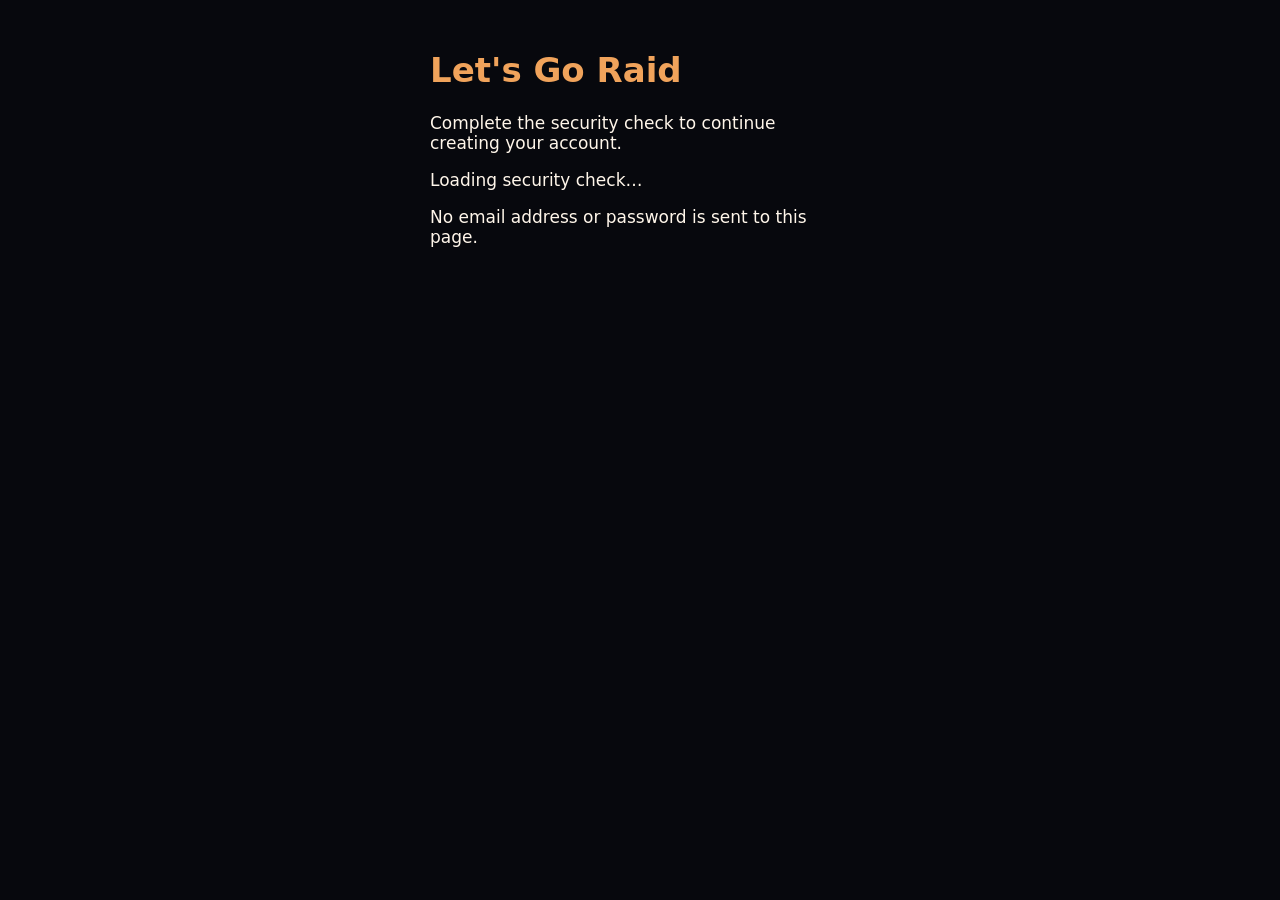
<file: signup-challenge/index.html>
<!doctype html>
<html lang="en">
<head>
  <meta charset="utf-8">
  <meta name="viewport" content="width=device-width, initial-scale=1">
  <meta name="referrer" content="no-referrer">
  <title>Let's Go Raid — Security check</title>
  <link rel="stylesheet" href="style.css">
  <script src="../assets/flow-i18n.js" defer></script>
  <script src="challenge.js" defer></script>
  <script src="https://challenges.cloudflare.com/turnstile/v0/api.js?render=explicit&onload=onTurnstileReady" defer></script>
</head>
<body>
  <main>
    <h1>Let's Go Raid</h1>
    <p data-flow="secIntro">Complete the security check to continue creating your account.</p>
    <div id="challenge"></div>
    <p id="status" role="status" data-flow="secLoading">Loading security check…</p>
    <a id="continue" hidden data-flow="secReturn">Return to Let's Go Raid</a>
    <p data-flow="secNoData">No email address or password is sent to this page.</p>
  </main>
</body>
</html>
</file>
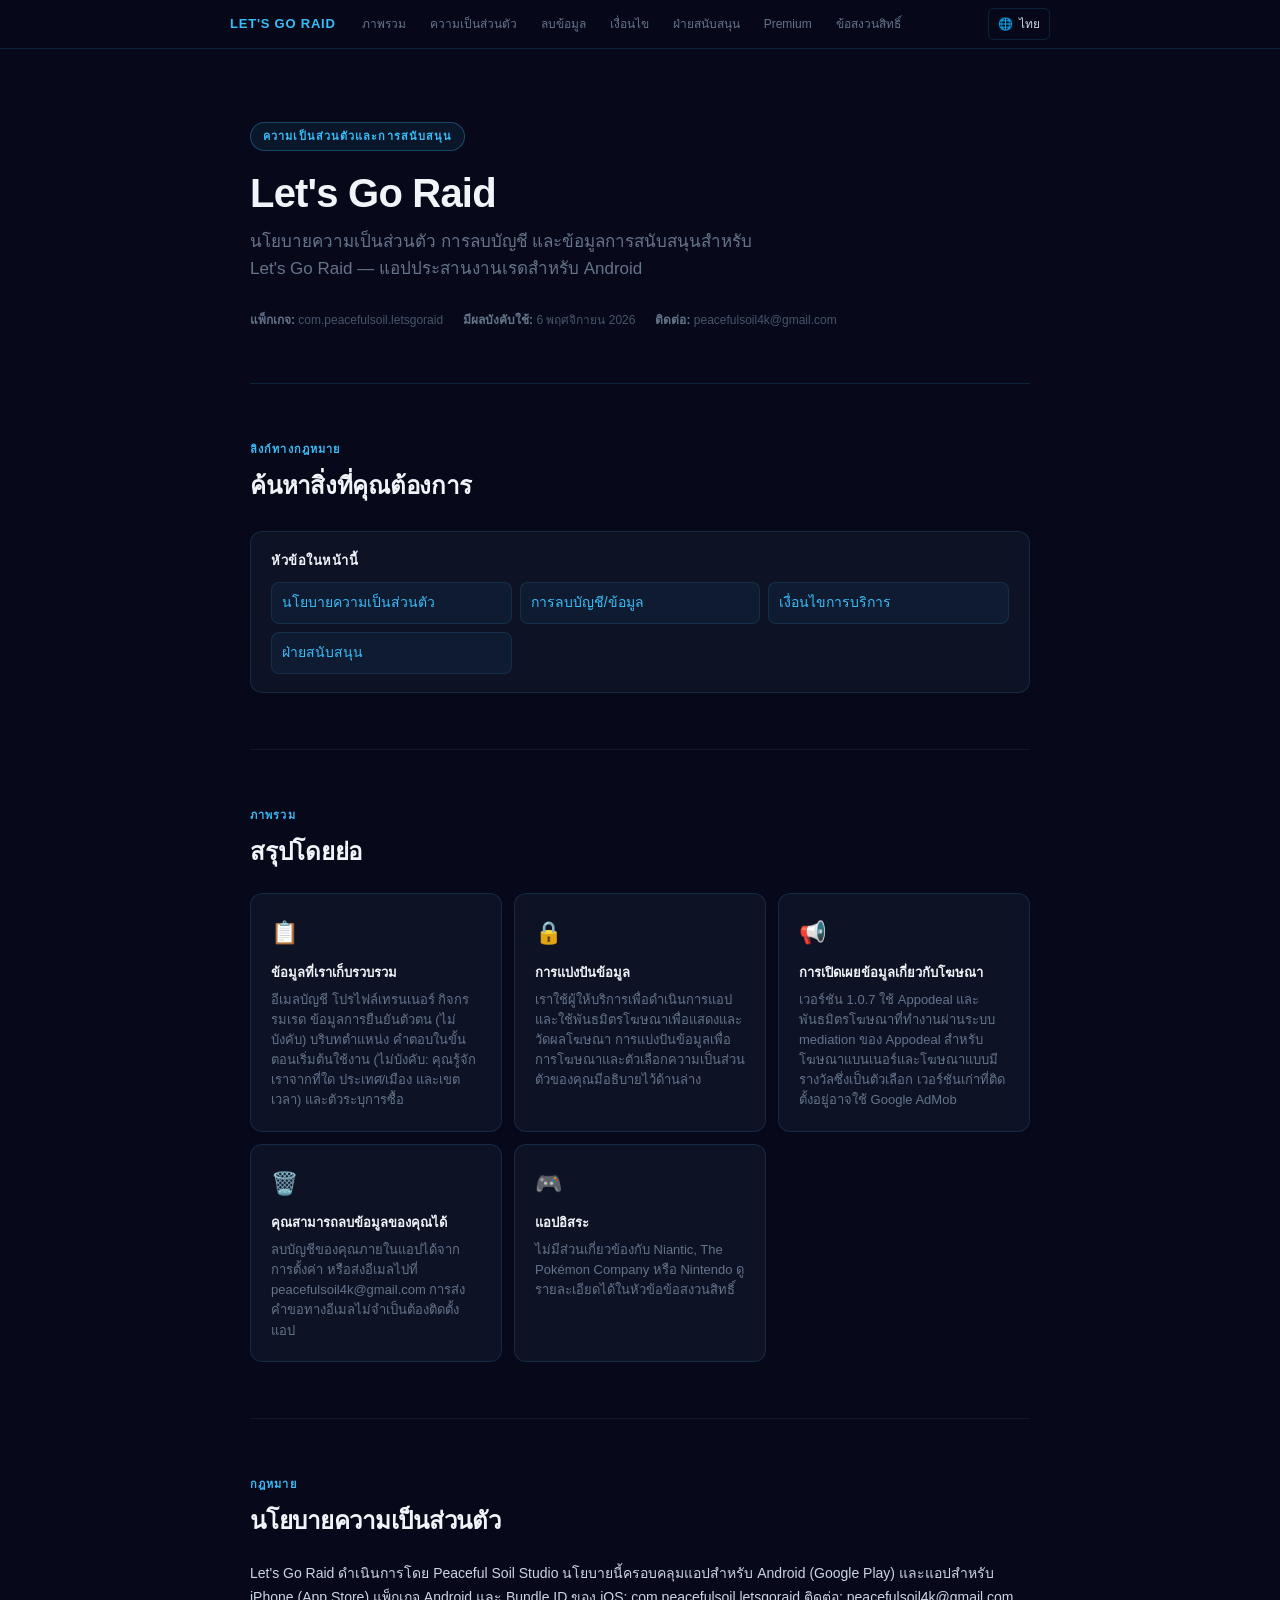
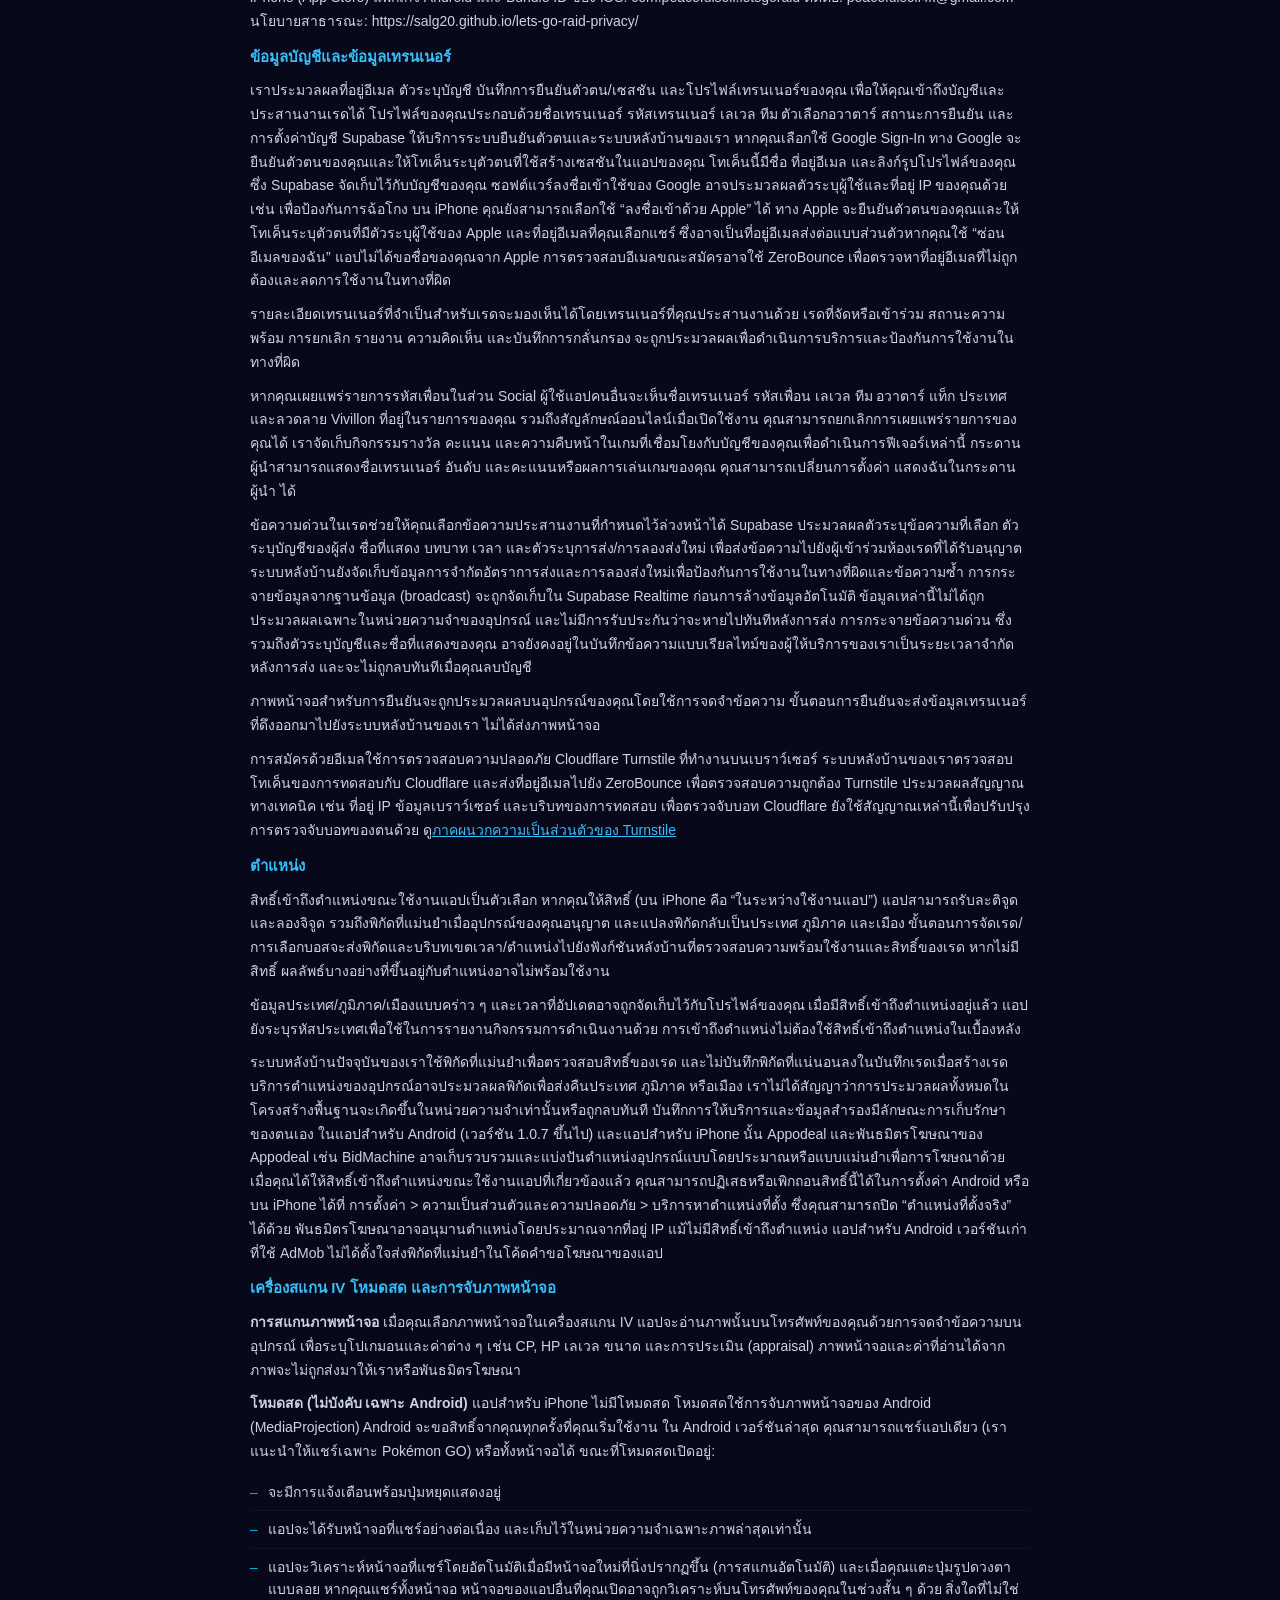
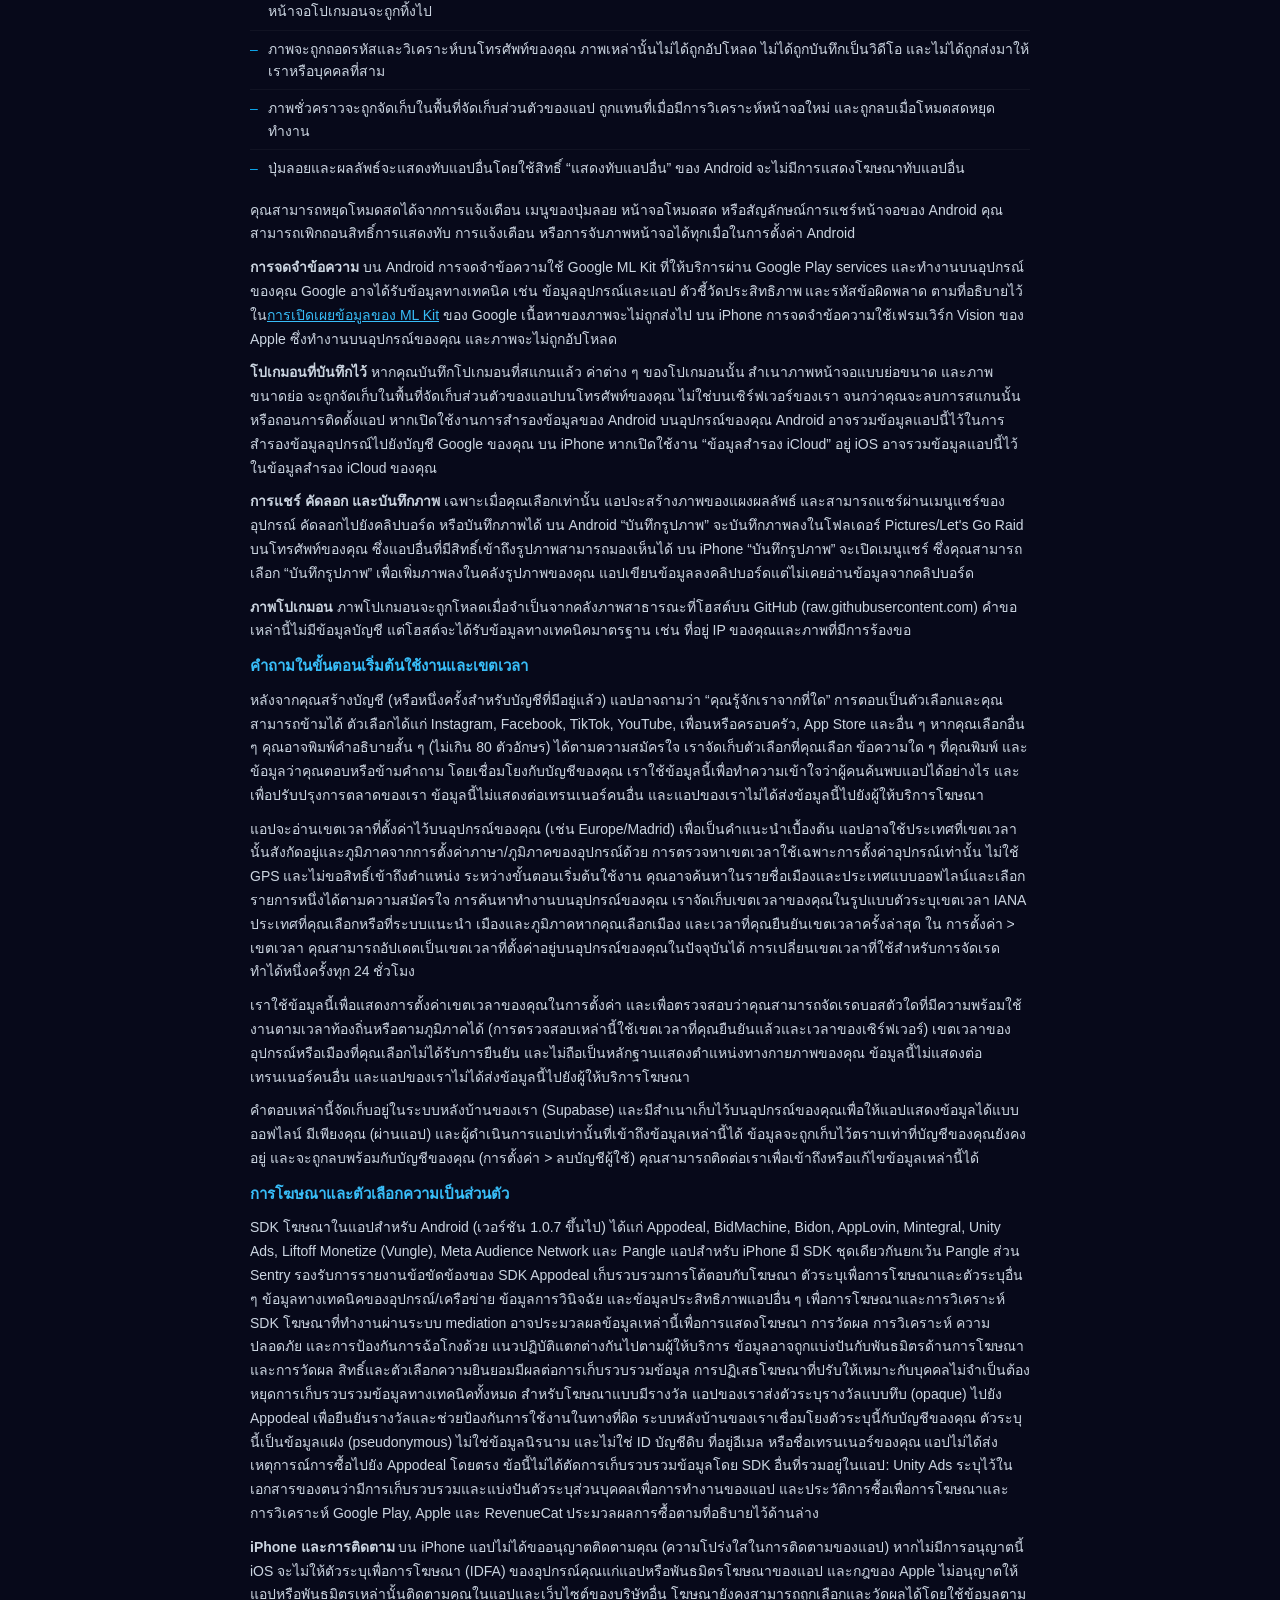
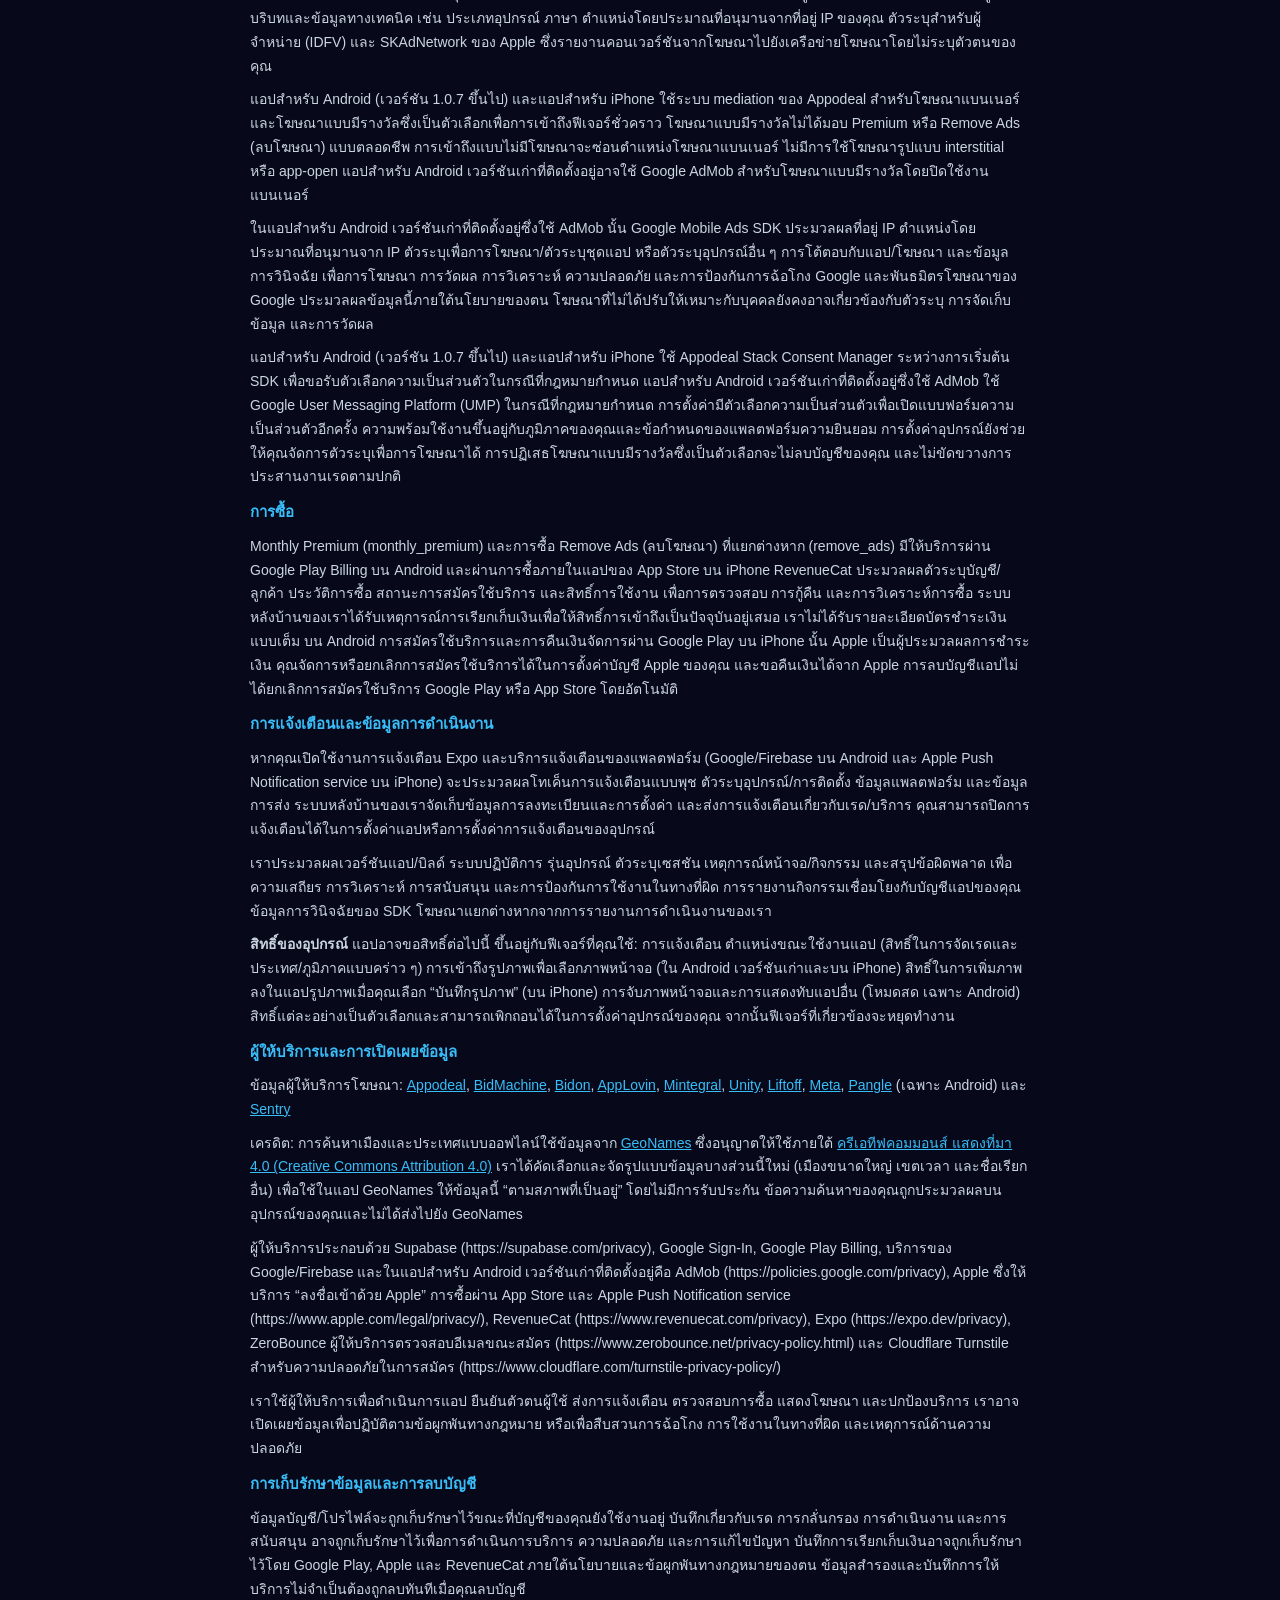
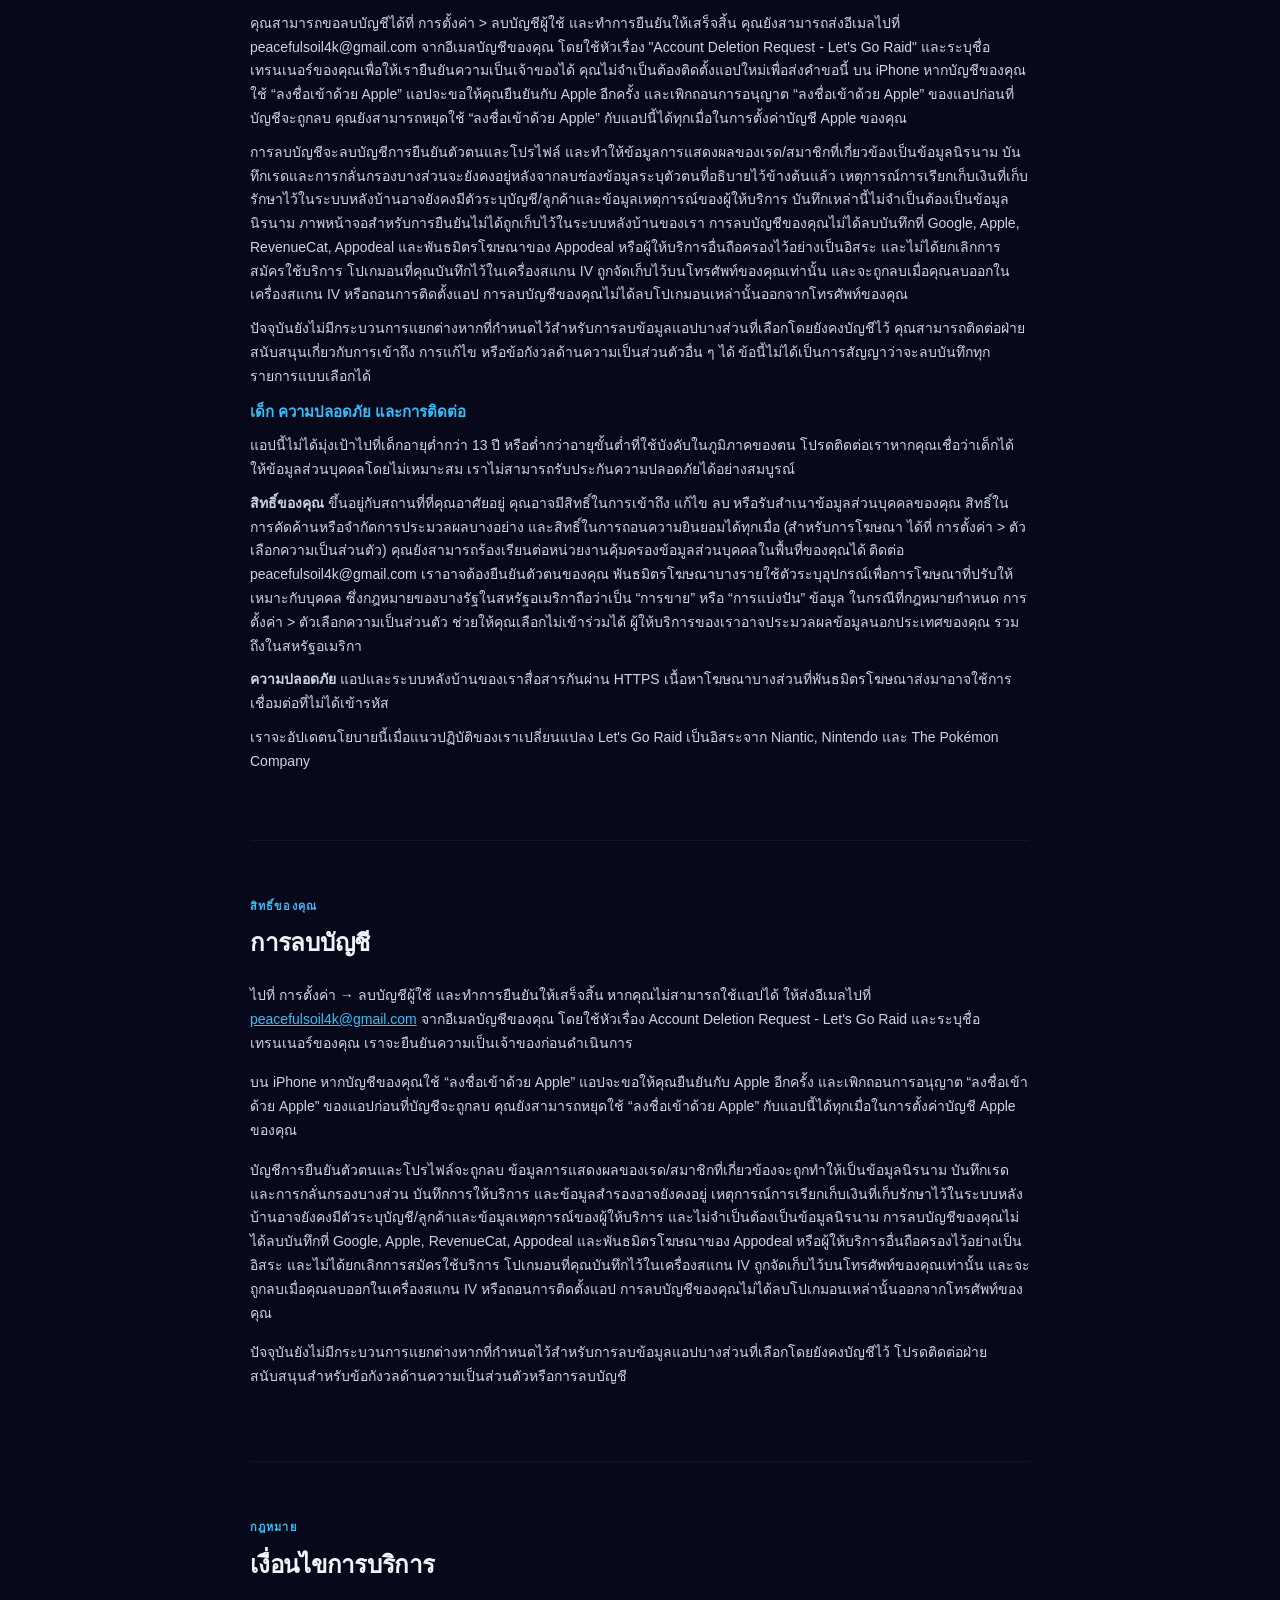
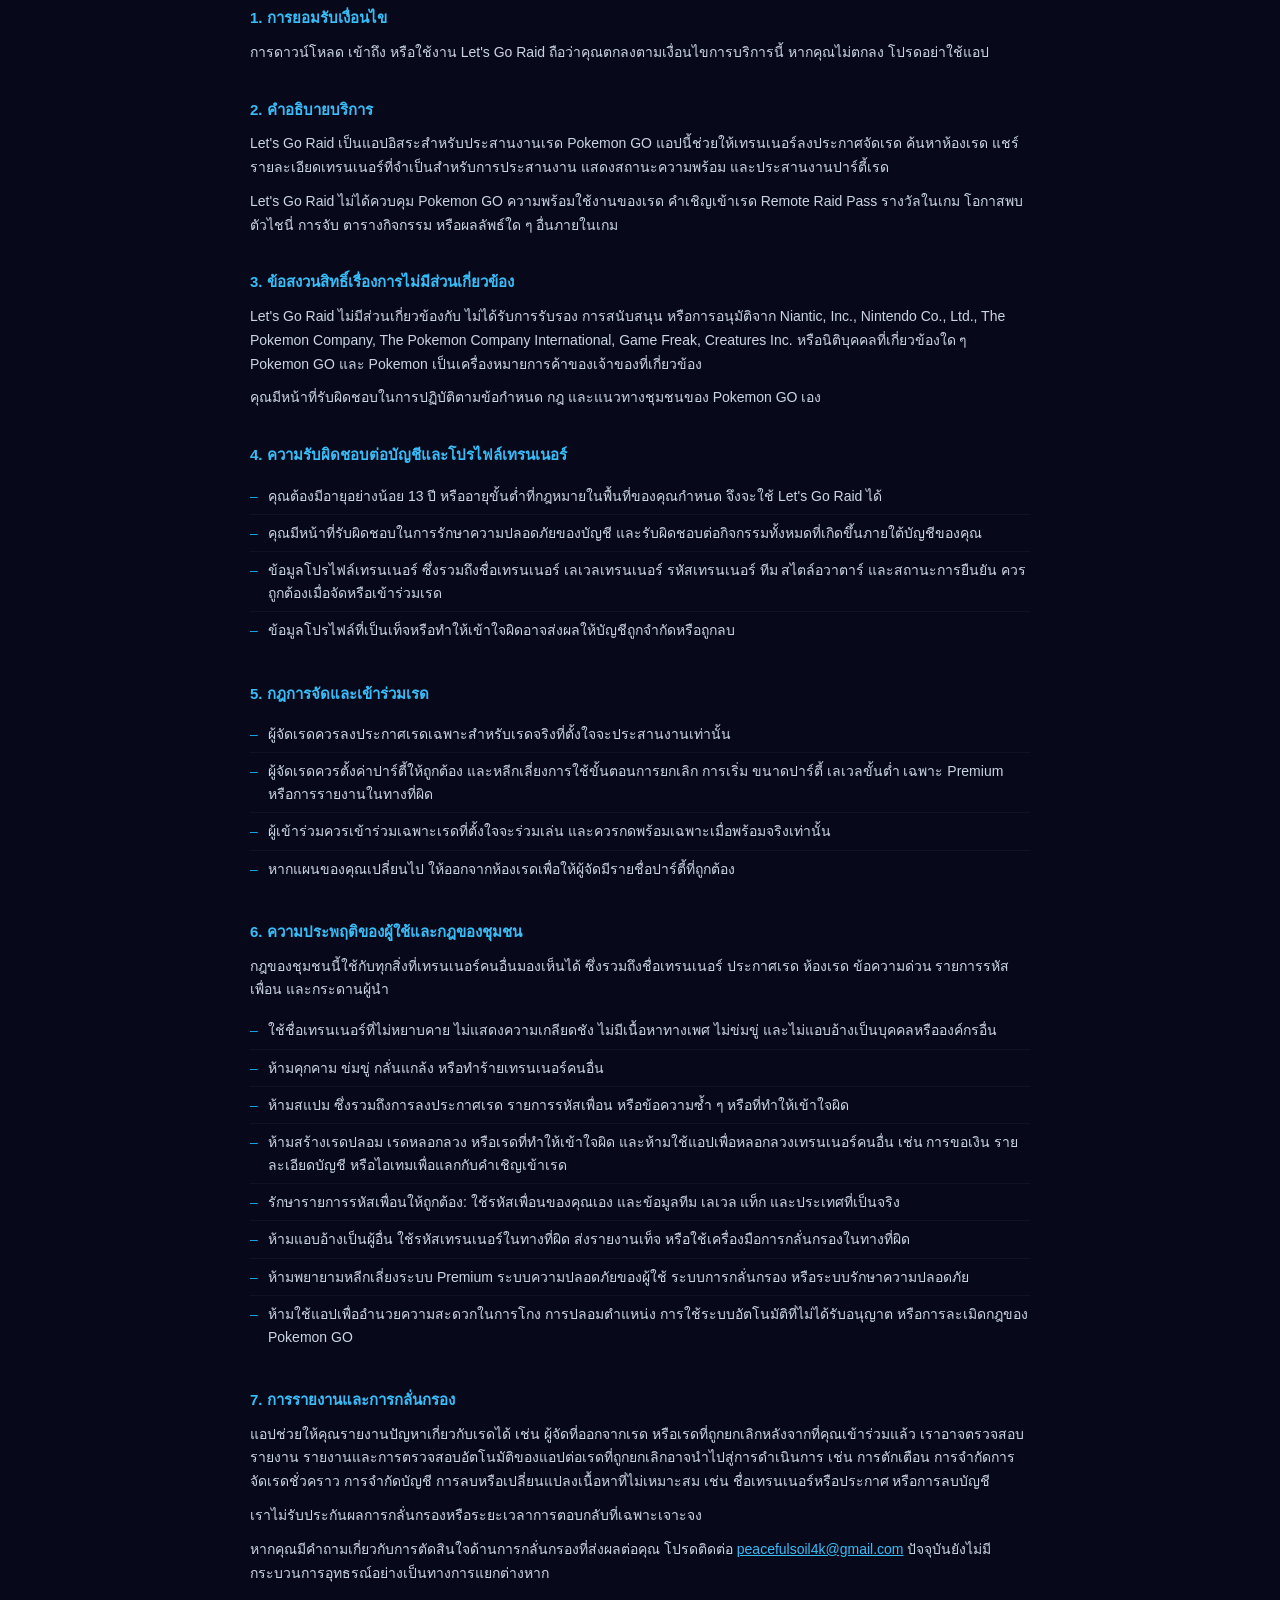
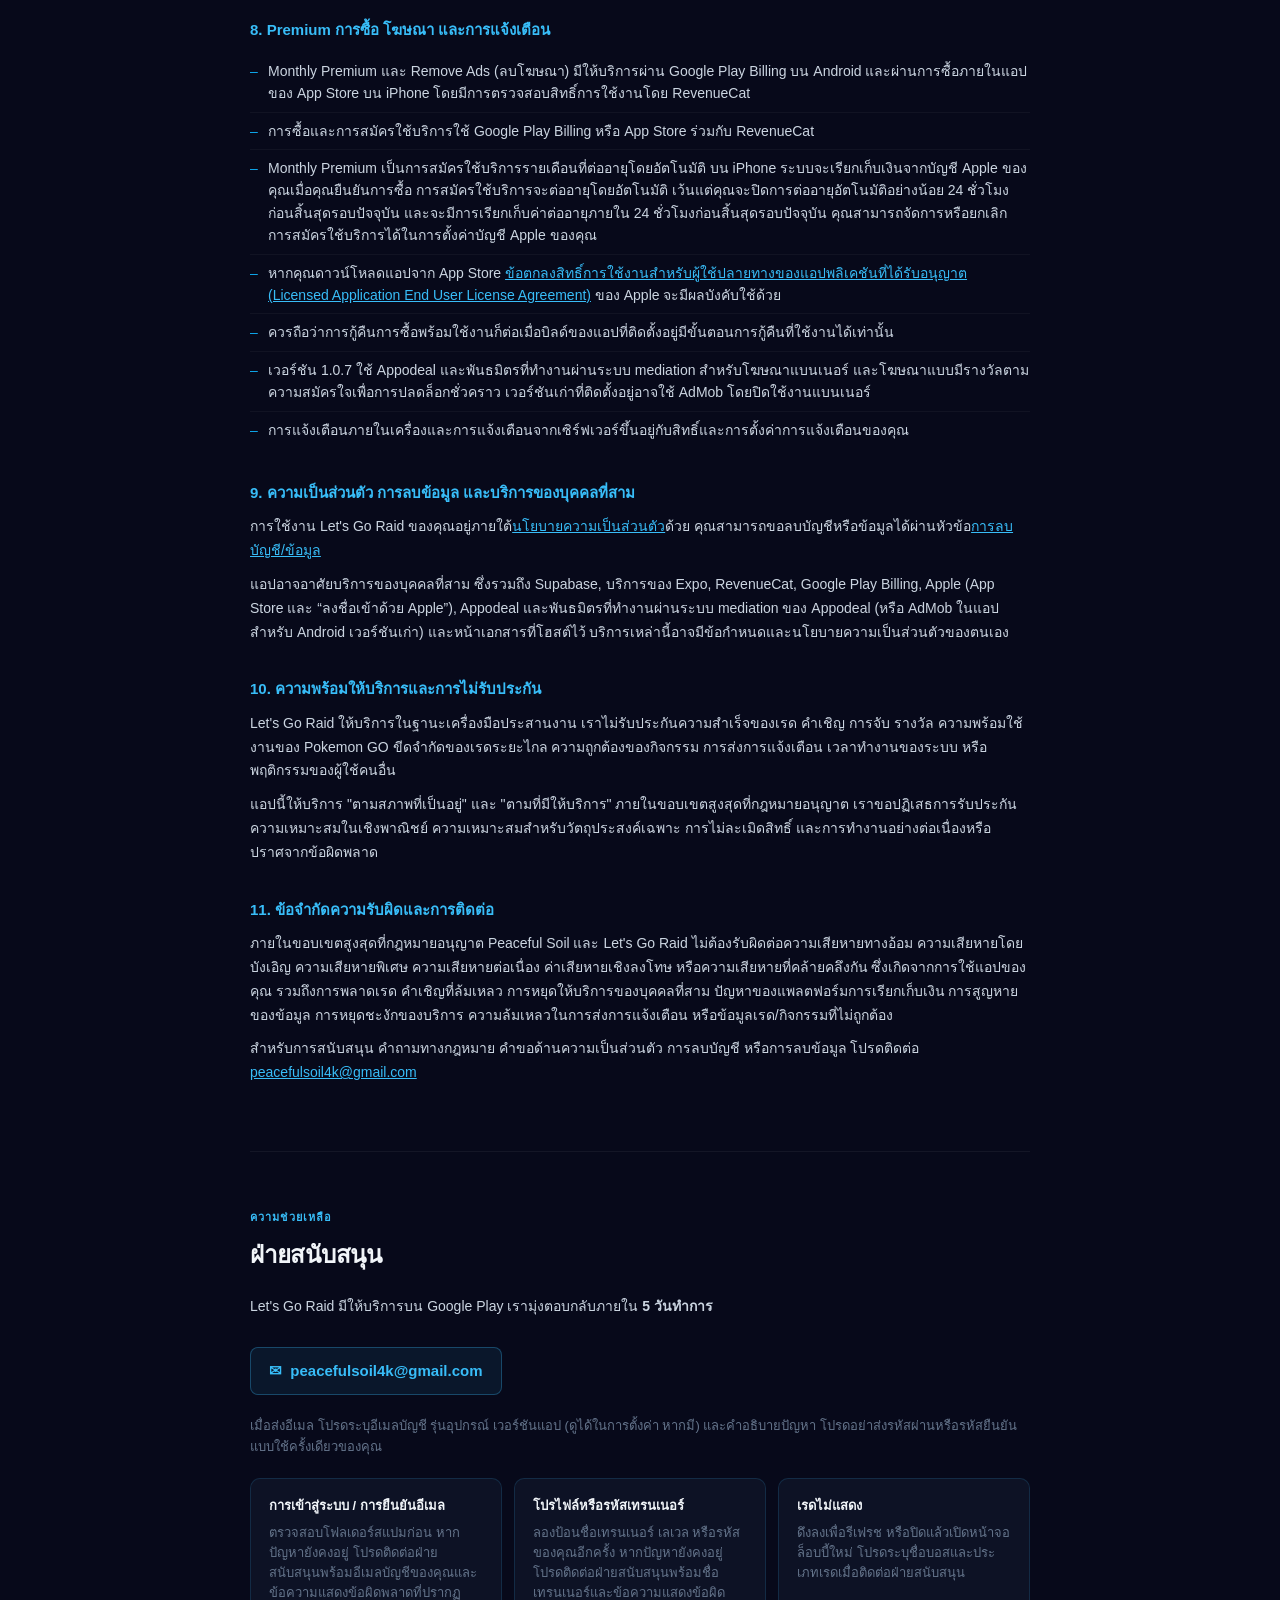
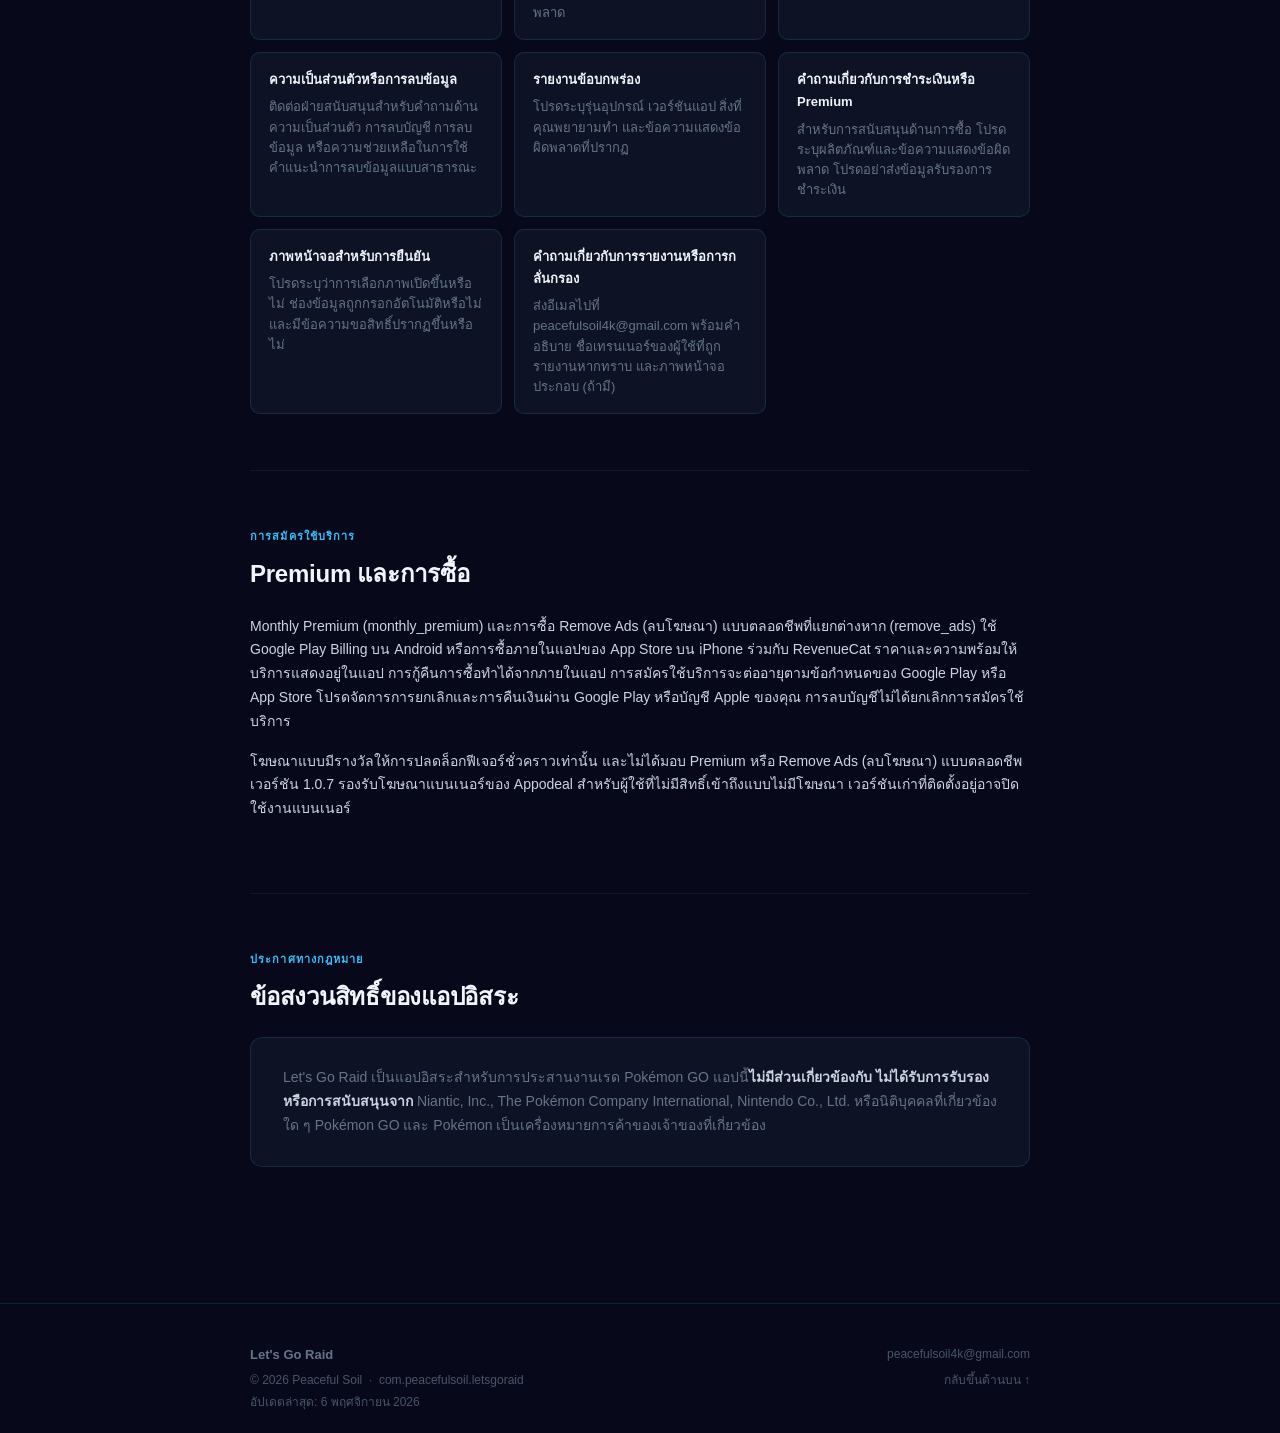
<file: th/index.html>
<!DOCTYPE html>
<html lang="th">
<head>
  <meta charset="UTF-8" />
  <meta name="viewport" content="width=device-width, initial-scale=1.0" />
  <title>Let's Go Raid – ความเป็นส่วนตัวและการสนับสนุน</title>
  <link rel="canonical" href="https://salg20.github.io/lets-go-raid-privacy/th/" />
  <link rel="alternate" hreflang="x-default" href="https://salg20.github.io/lets-go-raid-privacy/" />
  <link rel="alternate" hreflang="en" href="https://salg20.github.io/lets-go-raid-privacy/" />
  <link rel="alternate" hreflang="ja" href="https://salg20.github.io/lets-go-raid-privacy/ja/" />
  <link rel="alternate" hreflang="pt-BR" href="https://salg20.github.io/lets-go-raid-privacy/pt-BR/" />
  <link rel="alternate" hreflang="es" href="https://salg20.github.io/lets-go-raid-privacy/es/" />
  <link rel="alternate" hreflang="de" href="https://salg20.github.io/lets-go-raid-privacy/de/" />
  <link rel="alternate" hreflang="ko" href="https://salg20.github.io/lets-go-raid-privacy/ko/" />
  <link rel="alternate" hreflang="zh-Hant" href="https://salg20.github.io/lets-go-raid-privacy/zh-Hant/" />
  <link rel="alternate" hreflang="id" href="https://salg20.github.io/lets-go-raid-privacy/id/" />
  <link rel="alternate" hreflang="th" href="https://salg20.github.io/lets-go-raid-privacy/th/" />
  <link rel="alternate" hreflang="fr" href="https://salg20.github.io/lets-go-raid-privacy/fr/" />
  <link rel="alternate" hreflang="it" href="https://salg20.github.io/lets-go-raid-privacy/it/" />
  <link rel="alternate" hreflang="hi" href="https://salg20.github.io/lets-go-raid-privacy/hi/" />

  <style>
    *, *::before, *::after { box-sizing: border-box; margin: 0; padding: 0; }

    :root {
      --bg: #07091a;
      --surface: #0d1225;
      --surface2: #111830;
      --border: rgba(56, 189, 248, 0.15);
      --border-strong: rgba(56, 189, 248, 0.3);
      --accent: #38bdf8;
      --accent-dim: #0ea5e9;
      --accent-glow: rgba(56, 189, 248, 0.08);
      --text: #cbd5e1;
      --text-bright: #f1f5f9;
      --text-muted: #64748b;
      --text-dim: #475569;
      --green: #34d399;
      --green-bg: rgba(52, 211, 153, 0.07);
      --green-border: rgba(52, 211, 153, 0.28);
    }

    html { scroll-behavior: smooth; }

    body {
      font-family: -apple-system, BlinkMacSystemFont, "Segoe UI", Roboto, Helvetica, Arial, sans-serif;
      background: var(--bg);
      color: var(--text);
      line-height: 1.7;
    }

    /* NAV */
    nav {
      position: sticky;
      top: 0;
      z-index: 50;
      background: rgba(7, 9, 26, 0.94);
      backdrop-filter: blur(12px);
      border-bottom: 1px solid var(--border);
      padding: 0 20px;
    }
    .nav-bar {
      max-width: 820px;
      margin: 0 auto;
      display: flex;
      align-items: center;
      gap: 8px;
    }
    .nav-inner {
      flex: 1;
      min-width: 0;
      display: flex;
      align-items: center;
      gap: 4px;
      height: 48px;
      overflow-x: auto;
      scrollbar-width: none;
    }
    .nav-inner::-webkit-scrollbar { display: none; }
    .nav-brand {
      font-size: 13px;
      font-weight: 800;
      color: var(--accent);
      letter-spacing: 0.06em;
      text-transform: uppercase;
      white-space: nowrap;
      margin-right: 12px;
      text-decoration: none;
    }
    .nav-link {
      font-size: 12px;
      color: var(--text-muted);
      text-decoration: none;
      white-space: nowrap;
      padding: 6px 10px;
      border-radius: 6px;
      transition: color 0.2s, background 0.2s;
    }
    .nav-link:hover { color: var(--accent); background: var(--accent-glow); }

    /* LANGUAGE MENU (works without JavaScript: <details> + plain links) */
    .lang-menu { position: relative; flex: none; }
    .lang-menu summary {
      list-style: none;
      cursor: pointer;
      display: flex;
      align-items: center;
      gap: 6px;
      font-size: 12px;
      color: var(--text);
      white-space: nowrap;
      padding: 5px 9px;
      border: 1px solid var(--border);
      border-radius: 6px;
    }
    .lang-menu summary::-webkit-details-marker { display: none; }
    .lang-menu summary:hover { color: var(--accent); border-color: var(--border-strong); }
    .lang-menu summary:focus-visible, .lang-list a:focus-visible { outline: 2px solid var(--accent); outline-offset: 2px; }
    .lang-list {
      position: absolute;
      right: 0;
      top: calc(100% + 6px);
      z-index: 60;
      list-style: none;
      min-width: 190px;
      max-height: 70vh;
      overflow-y: auto;
      padding: 6px;
      background: var(--surface);
      border: 1px solid var(--border-strong);
      border-radius: 10px;
      box-shadow: 0 12px 32px rgba(0, 0, 0, 0.45);
    }
    .lang-list a {
      display: block;
      padding: 7px 10px;
      border-radius: 6px;
      font-size: 13px;
      color: var(--text);
      text-decoration: none;
    }
    .lang-list a:hover { background: var(--accent-glow); color: var(--accent); }
    .lang-list a[aria-current="true"] { color: var(--accent); font-weight: 700; }

    /* LAYOUT */
    .container {
      max-width: 820px;
      margin: 0 auto;
      padding: 0 20px 80px;
    }

    /* HERO */
    .hero {
      padding: 72px 0 52px;
      border-bottom: 1px solid var(--border);
    }
    .hero-badge {
      display: inline-flex;
      align-items: center;
      gap: 6px;
      font-size: 11px;
      font-weight: 700;
      letter-spacing: 0.1em;
      text-transform: uppercase;
      color: var(--accent);
      background: var(--accent-glow);
      border: 1px solid var(--border-strong);
      border-radius: 999px;
      padding: 4px 12px;
      margin-bottom: 20px;
    }
    .hero h1 {
      font-size: 40px;
      font-weight: 900;
      color: var(--text-bright);
      line-height: 1.12;
      margin-bottom: 14px;
      letter-spacing: -0.02em;
    }
    .hero-sub {
      font-size: 17px;
      color: var(--text-muted);
      margin-bottom: 28px;
      max-width: 520px;
      line-height: 1.55;
    }
    .hero-meta {
      display: flex;
      flex-wrap: wrap;
      gap: 20px;
    }
    .hero-meta-item {
      font-size: 12px;
      color: var(--text-dim);
    }
    .hero-meta-item strong { color: var(--text-muted); }

    /* SECTION */
    section {
      padding: 56px 0;
      border-bottom: 1px solid rgba(255,255,255,0.05);
    }
    section:last-of-type { border-bottom: none; }
    .section-label {
      font-size: 11px;
      font-weight: 700;
      letter-spacing: 0.1em;
      text-transform: uppercase;
      color: var(--accent);
      margin-bottom: 8px;
    }
    .section-title {
      font-size: 24px;
      font-weight: 800;
      color: var(--text-bright);
      margin-bottom: 20px;
      letter-spacing: -0.01em;
    }

    /* SUMMARY CARDS */
    .cards-grid {
      display: grid;
      grid-template-columns: repeat(auto-fill, minmax(230px, 1fr));
      gap: 12px;
      margin-top: 4px;
    }
    .card {
      background: var(--surface);
      border: 1px solid var(--border);
      border-radius: 12px;
      padding: 20px;
      transition: border-color 0.2s, background 0.2s;
    }
    .card:hover {
      border-color: var(--border-strong);
      background: var(--surface2);
    }
    .card-icon { font-size: 22px; margin-bottom: 10px; display: block; }
    .card-title {
      font-size: 13px;
      font-weight: 700;
      color: var(--text-bright);
      margin-bottom: 6px;
    }
    .card-body {
      font-size: 13px;
      color: var(--text-muted);
      line-height: 1.55;
    }

    /* TABLE OF CONTENTS */
    .toc-panel {
      background: var(--surface);
      border: 1px solid var(--border);
      border-radius: 12px;
      padding: 18px 20px;
      margin-top: 24px;
    }
    .toc-title {
      font-size: 13px;
      font-weight: 800;
      color: var(--text-bright);
      margin-bottom: 10px;
      letter-spacing: 0.04em;
      text-transform: uppercase;
    }
    .toc-links {
      display: grid;
      grid-template-columns: repeat(auto-fit, minmax(180px, 1fr));
      gap: 8px;
    }
    .toc-links a {
      color: var(--accent);
      text-decoration: none;
      font-size: 14px;
      padding: 8px 10px;
      border-radius: 8px;
      background: rgba(56, 189, 248, 0.06);
      border: 1px solid rgba(56, 189, 248, 0.12);
    }
    .toc-links a:hover { background: var(--accent-glow); }
    /* POLICY CONTENT */
    .policy-section { margin-bottom: 32px; }
    .policy-section:last-child { margin-bottom: 0; }
    .policy-h2 {
      font-size: 15px;
      font-weight: 700;
      color: var(--accent);
      margin-bottom: 10px;
    }
    .policy-p {
      font-size: 14px;
      color: var(--text);
      margin-bottom: 10px;
      line-height: 1.7;
    }
    .policy-ul {
      list-style: none;
      margin: 8px 0 12px;
      padding: 0;
    }
    .policy-ul li {
      font-size: 14px;
      color: var(--text);
      padding: 7px 0 7px 18px;
      border-bottom: 1px solid rgba(255,255,255,0.04);
      position: relative;
      line-height: 1.6;
    }
    .policy-ul li::before {
      content: "–";
      position: absolute;
      left: 0;
      color: var(--accent-dim);
    }
    .policy-ul li:last-child { border-bottom: none; }
    .policy-ul li strong { color: var(--text-bright); }
    .policy-ul a { color: var(--accent); }

    /* CALLOUT BOXES */
    .callout {
      border-radius: 10px;
      padding: 20px 24px;
      margin: 20px 0;
    }
    .callout-green {
      background: var(--green-bg);
      border: 1px solid var(--green-border);
    }
    .callout-blue {
      background: var(--accent-glow);
      border: 1px solid var(--border-strong);
    }
    .callout-title {
      font-size: 13px;
      font-weight: 700;
      margin-bottom: 10px;
    }
    .callout-green .callout-title { color: var(--green); }
    .callout-blue .callout-title { color: var(--accent); }
    .callout-body {
      font-size: 14px;
      color: var(--text);
      line-height: 1.65;
    }
    .callout-body a { color: var(--accent); }
    .callout-body strong { color: var(--text-bright); }

    /* DELETION STEPS */
    .deletion-steps {
      display: grid;
      grid-template-columns: repeat(auto-fill, minmax(210px, 1fr));
      gap: 12px;
      margin: 20px 0;
    }
    .deletion-step {
      background: var(--surface);
      border: 1px solid var(--border);
      border-radius: 10px;
      padding: 16px 18px;
    }
    .deletion-step-num {
      font-size: 11px;
      font-weight: 700;
      color: var(--accent);
      letter-spacing: 0.08em;
      text-transform: uppercase;
      margin-bottom: 6px;
    }
    .deletion-step-title {
      font-size: 13px;
      font-weight: 700;
      color: var(--text-bright);
      margin-bottom: 4px;
    }
    .deletion-step-body {
      font-size: 13px;
      color: var(--text-muted);
      line-height: 1.5;
    }
    .deletion-step-body a { color: var(--accent); }
    .deletion-step-body em { font-style: italic; }

    /* SUPPORT TOPICS */
    .support-topics {
      display: grid;
      grid-template-columns: repeat(auto-fill, minmax(250px, 1fr));
      gap: 12px;
      margin-top: 20px;
    }
    .support-topic {
      background: var(--surface);
      border: 1px solid var(--border);
      border-radius: 10px;
      padding: 16px 18px;
    }
    .support-topic-title {
      font-size: 13px;
      font-weight: 700;
      color: var(--text-bright);
      margin-bottom: 6px;
    }
    .support-topic-body {
      font-size: 13px;
      color: var(--text-muted);
      line-height: 1.55;
    }

    /* EMAIL BUTTON */
    a { color: var(--accent); text-decoration: underline; }
    .email-link {
      display: inline-flex;
      align-items: center;
      gap: 8px;
      font-size: 15px;
      font-weight: 600;
      color: var(--accent);
      text-decoration: none;
      background: var(--accent-glow);
      border: 1px solid var(--border-strong);
      border-radius: 8px;
      padding: 10px 18px;
      margin: 12px 0;
      transition: background 0.2s, border-color 0.2s;
    }
    .email-link:hover {
      background: rgba(56, 189, 248, 0.14);
      border-color: var(--accent);
    }

    /* DISCLAIMER */
    .disclaimer-box {
      background: var(--surface);
      border: 1px solid var(--border);
      border-radius: 12px;
      padding: 28px 32px;
    }
    .disclaimer-box p {
      font-size: 14px;
      color: var(--text-muted);
      line-height: 1.7;
    }
    .disclaimer-box strong { color: var(--text); }

    /* FOOTER */
    footer {
      padding: 40px 0 20px;
      border-top: 1px solid var(--border);
    }
    .footer-inner {
      display: flex;
      flex-wrap: wrap;
      justify-content: space-between;
      align-items: flex-start;
      gap: 16px;
    }
    .footer-brand {
      font-size: 13px;
      font-weight: 700;
      color: var(--text-muted);
    }
    .footer-copy {
      font-size: 12px;
      color: var(--text-dim);
      margin-top: 4px;
    }
    .footer-links {
      display: flex;
      flex-direction: column;
      align-items: flex-end;
      gap: 6px;
    }
    .footer-links a {
      font-size: 12px;
      color: var(--text-dim);
      text-decoration: none;
    }
    .footer-links a:hover { color: var(--accent); }

    /* BODY HELPERS */
    .body-text {
      font-size: 14px;
      color: var(--text);
      margin-bottom: 16px;
      line-height: 1.7;
    }
    .body-text-muted {
      font-size: 13px;
      color: var(--text-muted);
      margin-bottom: 16px;
      line-height: 1.65;
    }

    /* RESPONSIVE */
    @media (max-width: 600px) {
      .hero h1 { font-size: 28px; }
      .hero-sub { font-size: 15px; }
      .section-title { font-size: 20px; }
      .cards-grid { grid-template-columns: 1fr; }
      .deletion-steps { grid-template-columns: 1fr; }
      .support-topics { grid-template-columns: 1fr; }
      .disclaimer-box { padding: 20px; }
      .footer-links { align-items: flex-start; }
      nav { padding: 0 12px; }
      .container { padding: 0 16px 60px; }
      .callout { padding: 16px 18px; }
    }
  </style>
</head>
<body>

  <!-- STICKY NAV -->
  <nav>
    <div class="nav-bar">
    <div class="nav-inner">
      <a class="nav-brand" href="#top">Let's Go Raid</a>
      <a class="nav-link" href="#summary">ภาพรวม</a>
      <a class="nav-link" href="#privacy">ความเป็นส่วนตัว</a>
      <a class="nav-link" href="#deletion">ลบข้อมูล</a>
      <a class="nav-link" href="#terms">เงื่อนไข</a>
      <a class="nav-link" href="#support">ฝ่ายสนับสนุน</a>
      <a class="nav-link" href="#premium">Premium</a>
      <a class="nav-link" href="#disclaimer">ข้อสงวนสิทธิ์</a>
    </div>
    <!-- LANGUAGE MENU: language names stay in their own language on every page. -->
    <details class="lang-menu">
      <summary aria-label="ภาษา: ไทย"><span aria-hidden="true">🌐</span><span>ไทย</span></summary>
      <ul class="lang-list">
        <li><a href="../" hreflang="en" lang="en" data-lang="en">English</a></li>
        <li><a href="../ja/" hreflang="ja" lang="ja" data-lang="ja">日本語</a></li>
        <li><a href="../pt-BR/" hreflang="pt-BR" lang="pt-BR" data-lang="pt-BR">Português (Brasil)</a></li>
        <li><a href="../es/" hreflang="es" lang="es" data-lang="es">Español</a></li>
        <li><a href="../de/" hreflang="de" lang="de" data-lang="de">Deutsch</a></li>
        <li><a href="../ko/" hreflang="ko" lang="ko" data-lang="ko">한국어</a></li>
        <li><a href="../zh-Hant/" hreflang="zh-Hant" lang="zh-Hant" data-lang="zh-Hant">繁體中文</a></li>
        <li><a href="../id/" hreflang="id" lang="id" data-lang="id">Bahasa Indonesia</a></li>
        <li><a href="../th/" hreflang="th" lang="th" data-lang="th" aria-current="true">ไทย</a></li>
        <li><a href="../fr/" hreflang="fr" lang="fr" data-lang="fr">Français</a></li>
        <li><a href="../it/" hreflang="it" lang="it" data-lang="it">Italiano</a></li>
        <li><a href="../hi/" hreflang="hi" lang="hi" data-lang="hi">हिन्दी</a></li>
      </ul>
    </details>
    </div>
  </nav>

  <div class="container" id="top">

    <!-- HERO -->
    <div class="hero">
      <div class="hero-badge">ความเป็นส่วนตัวและการสนับสนุน</div>
      <h1>Let's Go Raid</h1>
      <p class="hero-sub">นโยบายความเป็นส่วนตัว การลบบัญชี และข้อมูลการสนับสนุนสำหรับ Let's Go Raid — แอปประสานงานเรดสำหรับ Android</p>
      <div class="hero-meta">
        <span class="hero-meta-item"><strong>แพ็กเกจ:</strong> com.peacefulsoil.letsgoraid</span>
        <span class="hero-meta-item"><strong>มีผลบังคับใช้:</strong> 6 พฤศจิกายน 2026</span>
        <span class="hero-meta-item"><strong>ติดต่อ:</strong> peacefulsoil4k@gmail.com</span>
      </div>
    </div>

    <!-- TABLE OF CONTENTS -->
    <section id="toc">
      <div class="section-label">ลิงก์ทางกฎหมาย</div>
      <div class="section-title">ค้นหาสิ่งที่คุณต้องการ</div>
      <div class="toc-panel">
        <div class="toc-title">หัวข้อในหน้านี้</div>
        <div class="toc-links">
          <a href="#privacy">นโยบายความเป็นส่วนตัว</a>
          <a href="#deletion">การลบบัญชี/ข้อมูล</a>
          <a href="#terms">เงื่อนไขการบริการ</a>
          <a href="#support">ฝ่ายสนับสนุน</a>
        </div>
      </div>
    </section>
    <!-- QUICK SUMMARY -->
    <section id="summary">
      <div class="section-label">ภาพรวม</div>
      <div class="section-title">สรุปโดยย่อ</div>
      <div class="cards-grid">
        <div class="card">
          <span class="card-icon">📋</span>
          <div class="card-title">ข้อมูลที่เราเก็บรวบรวม</div>
          <div class="card-body">อีเมลบัญชี โปรไฟล์เทรนเนอร์ กิจกรรมเรด ข้อมูลการยืนยันตัวตน (ไม่บังคับ) บริบทตำแหน่ง คำตอบในขั้นตอนเริ่มต้นใช้งาน (ไม่บังคับ: คุณรู้จักเราจากที่ใด ประเทศ/เมือง และเขตเวลา) และตัวระบุการซื้อ</div>
        </div>
        <div class="card">
          <span class="card-icon">🔒</span>
          <div class="card-title">การแบ่งปันข้อมูล</div>
          <div class="card-body">เราใช้ผู้ให้บริการเพื่อดำเนินการแอป และใช้พันธมิตรโฆษณาเพื่อแสดงและวัดผลโฆษณา การแบ่งปันข้อมูลเพื่อการโฆษณาและตัวเลือกความเป็นส่วนตัวของคุณมีอธิบายไว้ด้านล่าง</div>
        </div>
        <div class="card">
          <span class="card-icon">📢</span>
          <div class="card-title">การเปิดเผยข้อมูลเกี่ยวกับโฆษณา</div>
          <div class="card-body">เวอร์ชัน 1.0.7 ใช้ Appodeal และพันธมิตรโฆษณาที่ทำงานผ่านระบบ mediation ของ Appodeal สำหรับโฆษณาแบนเนอร์และโฆษณาแบบมีรางวัลซึ่งเป็นตัวเลือก เวอร์ชันเก่าที่ติดตั้งอยู่อาจใช้ Google AdMob</div>
        </div>
        <div class="card">
          <span class="card-icon">🗑️</span>
          <div class="card-title">คุณสามารถลบข้อมูลของคุณได้</div>
          <div class="card-body">ลบบัญชีของคุณภายในแอปได้จากการตั้งค่า หรือส่งอีเมลไปที่ peacefulsoil4k@gmail.com การส่งคำขอทางอีเมลไม่จำเป็นต้องติดตั้งแอป</div>
        </div>
        <div class="card">
          <span class="card-icon">🎮</span>
          <div class="card-title">แอปอิสระ</div>
          <div class="card-body">ไม่มีส่วนเกี่ยวข้องกับ Niantic, The Pokémon Company หรือ Nintendo ดูรายละเอียดได้ในหัวข้อข้อสงวนสิทธิ์</div>
        </div>
      </div>
    </section>

    <!-- PRIVACY POLICY -->
    <section id="privacy"><div class="section-label">กฎหมาย</div><div class="section-title">นโยบายความเป็นส่วนตัว</div>
<p class="policy-p">Let's Go Raid ดำเนินการโดย Peaceful Soil Studio นโยบายนี้ครอบคลุมแอปสำหรับ Android (Google Play) และแอปสำหรับ iPhone (App Store) แพ็กเกจ Android และ Bundle ID ของ iOS: com.peacefulsoil.letsgoraid ติดต่อ: peacefulsoil4k@gmail.com นโยบายสาธารณะ: https://salg20.github.io/lets-go-raid-privacy/</p>
<h3 class="policy-h2">ข้อมูลบัญชีและข้อมูลเทรนเนอร์</h3>
<p class="policy-p">เราประมวลผลที่อยู่อีเมล ตัวระบุบัญชี บันทึกการยืนยันตัวตน/เซสชัน และโปรไฟล์เทรนเนอร์ของคุณ เพื่อให้คุณเข้าถึงบัญชีและประสานงานเรดได้ โปรไฟล์ของคุณประกอบด้วยชื่อเทรนเนอร์ รหัสเทรนเนอร์ เลเวล ทีม ตัวเลือกอวาตาร์ สถานะการยืนยัน และการตั้งค่าบัญชี Supabase ให้บริการระบบยืนยันตัวตนและระบบหลังบ้านของเรา หากคุณเลือกใช้ Google Sign-In ทาง Google จะยืนยันตัวตนของคุณและให้โทเค็นระบุตัวตนที่ใช้สร้างเซสชันในแอปของคุณ โทเค็นนี้มีชื่อ ที่อยู่อีเมล และลิงก์รูปโปรไฟล์ของคุณ ซึ่ง Supabase จัดเก็บไว้กับบัญชีของคุณ ซอฟต์แวร์ลงชื่อเข้าใช้ของ Google อาจประมวลผลตัวระบุผู้ใช้และที่อยู่ IP ของคุณด้วย เช่น เพื่อป้องกันการฉ้อโกง บน iPhone คุณยังสามารถเลือกใช้ &ldquo;ลงชื่อเข้าด้วย Apple&rdquo; ได้ ทาง Apple จะยืนยันตัวตนของคุณและให้โทเค็นระบุตัวตนที่มีตัวระบุผู้ใช้ของ Apple และที่อยู่อีเมลที่คุณเลือกแชร์ ซึ่งอาจเป็นที่อยู่อีเมลส่งต่อแบบส่วนตัวหากคุณใช้ &ldquo;ซ่อนอีเมลของฉัน&rdquo; แอปไม่ได้ขอชื่อของคุณจาก Apple การตรวจสอบอีเมลขณะสมัครอาจใช้ ZeroBounce เพื่อตรวจหาที่อยู่อีเมลที่ไม่ถูกต้องและลดการใช้งานในทางที่ผิด</p>
<p class="policy-p">รายละเอียดเทรนเนอร์ที่จำเป็นสำหรับเรดจะมองเห็นได้โดยเทรนเนอร์ที่คุณประสานงานด้วย เรดที่จัดหรือเข้าร่วม สถานะความพร้อม การยกเลิก รายงาน ความคิดเห็น และบันทึกการกลั่นกรอง จะถูกประมวลผลเพื่อดำเนินการบริการและป้องกันการใช้งานในทางที่ผิด</p>
<p class="policy-p">หากคุณเผยแพร่รายการรหัสเพื่อนในส่วน Social ผู้ใช้แอปคนอื่นจะเห็นชื่อเทรนเนอร์ รหัสเพื่อน เลเวล ทีม อวาตาร์ แท็ก ประเทศ และลวดลาย Vivillon ที่อยู่ในรายการของคุณ รวมถึงสัญลักษณ์ออนไลน์เมื่อเปิดใช้งาน คุณสามารถยกเลิกการเผยแพร่รายการของคุณได้ เราจัดเก็บกิจกรรมรางวัล คะแนน และความคืบหน้าในเกมที่เชื่อมโยงกับบัญชีของคุณเพื่อดำเนินการฟีเจอร์เหล่านี้ กระดานผู้นำสามารถแสดงชื่อเทรนเนอร์ อันดับ และคะแนนหรือผลการเล่นเกมของคุณ คุณสามารถเปลี่ยนการตั้งค่า แสดงฉันในกระดานผู้นำ ได้</p>
<p class="policy-p">ข้อความด่วนในเรดช่วยให้คุณเลือกข้อความประสานงานที่กำหนดไว้ล่วงหน้าได้ Supabase ประมวลผลตัวระบุข้อความที่เลือก ตัวระบุบัญชีของผู้ส่ง ชื่อที่แสดง บทบาท เวลา และตัวระบุการส่ง/การลองส่งใหม่ เพื่อส่งข้อความไปยังผู้เข้าร่วมห้องเรดที่ได้รับอนุญาต ระบบหลังบ้านยังจัดเก็บข้อมูลการจำกัดอัตราการส่งและการลองส่งใหม่เพื่อป้องกันการใช้งานในทางที่ผิดและข้อความซ้ำ การกระจายข้อมูลจากฐานข้อมูล (broadcast) จะถูกจัดเก็บใน Supabase Realtime ก่อนการล้างข้อมูลอัตโนมัติ ข้อมูลเหล่านี้ไม่ได้ถูกประมวลผลเฉพาะในหน่วยความจำของอุปกรณ์ และไม่มีการรับประกันว่าจะหายไปทันทีหลังการส่ง การกระจายข้อความด่วน ซึ่งรวมถึงตัวระบุบัญชีและชื่อที่แสดงของคุณ อาจยังคงอยู่ในบันทึกข้อความแบบเรียลไทม์ของผู้ให้บริการของเราเป็นระยะเวลาจำกัดหลังการส่ง และจะไม่ถูกลบทันทีเมื่อคุณลบบัญชี</p>
<p class="policy-p">ภาพหน้าจอสำหรับการยืนยันจะถูกประมวลผลบนอุปกรณ์ของคุณโดยใช้การจดจำข้อความ ขั้นตอนการยืนยันจะส่งข้อมูลเทรนเนอร์ที่ดึงออกมาไปยังระบบหลังบ้านของเรา ไม่ได้ส่งภาพหน้าจอ</p>
<p class="policy-p">การสมัครด้วยอีเมลใช้การตรวจสอบความปลอดภัย Cloudflare Turnstile ที่ทำงานบนเบราว์เซอร์ ระบบหลังบ้านของเราตรวจสอบโทเค็นของการทดสอบกับ Cloudflare และส่งที่อยู่อีเมลไปยัง ZeroBounce เพื่อตรวจสอบความถูกต้อง Turnstile ประมวลผลสัญญาณทางเทคนิค เช่น ที่อยู่ IP ข้อมูลเบราว์เซอร์ และบริบทของการทดสอบ เพื่อตรวจจับบอท Cloudflare ยังใช้สัญญาณเหล่านี้เพื่อปรับปรุงการตรวจจับบอทของตนด้วย ดู<a href="https://www.cloudflare.com/turnstile-privacy-policy/">ภาคผนวกความเป็นส่วนตัวของ Turnstile</a></p>
<h3 class="policy-h2">ตำแหน่ง</h3>
<p class="policy-p">สิทธิ์เข้าถึงตำแหน่งขณะใช้งานแอปเป็นตัวเลือก หากคุณให้สิทธิ์ (บน iPhone คือ &ldquo;ในระหว่างใช้งานแอป&rdquo;) แอปสามารถรับละติจูดและลองจิจูด รวมถึงพิกัดที่แม่นยำเมื่ออุปกรณ์ของคุณอนุญาต และแปลงพิกัดกลับเป็นประเทศ ภูมิภาค และเมือง ขั้นตอนการจัดเรด/การเลือกบอสจะส่งพิกัดและบริบทเขตเวลา/ตำแหน่งไปยังฟังก์ชันหลังบ้านที่ตรวจสอบความพร้อมใช้งานและสิทธิ์ของเรด หากไม่มีสิทธิ์ ผลลัพธ์บางอย่างที่ขึ้นอยู่กับตำแหน่งอาจไม่พร้อมใช้งาน</p>
<p class="policy-p">ข้อมูลประเทศ/ภูมิภาค/เมืองแบบคร่าว ๆ และเวลาที่อัปเดตอาจถูกจัดเก็บไว้กับโปรไฟล์ของคุณ เมื่อมีสิทธิ์เข้าถึงตำแหน่งอยู่แล้ว แอปยังระบุรหัสประเทศเพื่อใช้ในการรายงานกิจกรรมการดำเนินงานด้วย การเข้าถึงตำแหน่งไม่ต้องใช้สิทธิ์เข้าถึงตำแหน่งในเบื้องหลัง</p>
<p class="policy-p">ระบบหลังบ้านปัจจุบันของเราใช้พิกัดที่แม่นยำเพื่อตรวจสอบสิทธิ์ของเรด และไม่บันทึกพิกัดที่แน่นอนลงในบันทึกเรดเมื่อสร้างเรด บริการตำแหน่งของอุปกรณ์อาจประมวลผลพิกัดเพื่อส่งคืนประเทศ ภูมิภาค หรือเมือง เราไม่ได้สัญญาว่าการประมวลผลทั้งหมดในโครงสร้างพื้นฐานจะเกิดขึ้นในหน่วยความจำเท่านั้นหรือถูกลบทันที บันทึกการให้บริการและข้อมูลสำรองมีลักษณะการเก็บรักษาของตนเอง ในแอปสำหรับ Android (เวอร์ชัน 1.0.7 ขึ้นไป) และแอปสำหรับ iPhone นั้น Appodeal และพันธมิตรโฆษณาของ Appodeal เช่น BidMachine อาจเก็บรวบรวมและแบ่งปันตำแหน่งอุปกรณ์แบบโดยประมาณหรือแบบแม่นยำเพื่อการโฆษณาด้วย เมื่อคุณได้ให้สิทธิ์เข้าถึงตำแหน่งขณะใช้งานแอปที่เกี่ยวข้องแล้ว คุณสามารถปฏิเสธหรือเพิกถอนสิทธิ์นี้ได้ในการตั้งค่า Android หรือบน iPhone ได้ที่ การตั้งค่า &gt; ความเป็นส่วนตัวและความปลอดภัย &gt; บริการหาตำแหน่งที่ตั้ง ซึ่งคุณสามารถปิด &ldquo;ตำแหน่งที่ตั้งจริง&rdquo; ได้ด้วย พันธมิตรโฆษณาอาจอนุมานตำแหน่งโดยประมาณจากที่อยู่ IP แม้ไม่มีสิทธิ์เข้าถึงตำแหน่ง แอปสำหรับ Android เวอร์ชันเก่าที่ใช้ AdMob ไม่ได้ตั้งใจส่งพิกัดที่แม่นยำในโค้ดคำขอโฆษณาของแอป</p>
<h3 class="policy-h2">เครื่องสแกน IV โหมดสด และการจับภาพหน้าจอ</h3>
<p class="policy-p"><strong>การสแกนภาพหน้าจอ</strong> เมื่อคุณเลือกภาพหน้าจอในเครื่องสแกน IV แอปจะอ่านภาพนั้นบนโทรศัพท์ของคุณด้วยการจดจำข้อความบนอุปกรณ์ เพื่อระบุโปเกมอนและค่าต่าง ๆ เช่น CP, HP เลเวล ขนาด และการประเมิน (appraisal) ภาพหน้าจอและค่าที่อ่านได้จากภาพจะไม่ถูกส่งมาให้เราหรือพันธมิตรโฆษณา</p>
<p class="policy-p"><strong>โหมดสด (ไม่บังคับ เฉพาะ Android)</strong> แอปสำหรับ iPhone ไม่มีโหมดสด โหมดสดใช้การจับภาพหน้าจอของ Android (MediaProjection) Android จะขอสิทธิ์จากคุณทุกครั้งที่คุณเริ่มใช้งาน ใน Android เวอร์ชันล่าสุด คุณสามารถแชร์แอปเดียว (เราแนะนำให้แชร์เฉพาะ Pokémon GO) หรือทั้งหน้าจอได้ ขณะที่โหมดสดเปิดอยู่:</p>
<ul class="policy-ul">
<li>จะมีการแจ้งเตือนพร้อมปุ่มหยุดแสดงอยู่</li>
<li>แอปจะได้รับหน้าจอที่แชร์อย่างต่อเนื่อง และเก็บไว้ในหน่วยความจำเฉพาะภาพล่าสุดเท่านั้น</li>
<li>แอปจะวิเคราะห์หน้าจอที่แชร์โดยอัตโนมัติเมื่อมีหน้าจอใหม่ที่นิ่งปรากฏขึ้น (การสแกนอัตโนมัติ) และเมื่อคุณแตะปุ่มรูปดวงตาแบบลอย หากคุณแชร์ทั้งหน้าจอ หน้าจอของแอปอื่นที่คุณเปิดอาจถูกวิเคราะห์บนโทรศัพท์ของคุณในช่วงสั้น ๆ ด้วย สิ่งใดที่ไม่ใช่หน้าจอโปเกมอนจะถูกทิ้งไป</li>
<li>ภาพจะถูกถอดรหัสและวิเคราะห์บนโทรศัพท์ของคุณ ภาพเหล่านั้นไม่ได้ถูกอัปโหลด ไม่ได้ถูกบันทึกเป็นวิดีโอ และไม่ได้ถูกส่งมาให้เราหรือบุคคลที่สาม</li>
<li>ภาพชั่วคราวจะถูกจัดเก็บในพื้นที่จัดเก็บส่วนตัวของแอป ถูกแทนที่เมื่อมีการวิเคราะห์หน้าจอใหม่ และถูกลบเมื่อโหมดสดหยุดทำงาน</li>
<li>ปุ่มลอยและผลลัพธ์จะแสดงทับแอปอื่นโดยใช้สิทธิ์ &ldquo;แสดงทับแอปอื่น&rdquo; ของ Android จะไม่มีการแสดงโฆษณาทับแอปอื่น</li>
</ul>
<p class="policy-p">คุณสามารถหยุดโหมดสดได้จากการแจ้งเตือน เมนูของปุ่มลอย หน้าจอโหมดสด หรือสัญลักษณ์การแชร์หน้าจอของ Android คุณสามารถเพิกถอนสิทธิ์การแสดงทับ การแจ้งเตือน หรือการจับภาพหน้าจอได้ทุกเมื่อในการตั้งค่า Android</p>
<p class="policy-p"><strong>การจดจำข้อความ</strong> บน Android การจดจำข้อความใช้ Google ML Kit ที่ให้บริการผ่าน Google Play services และทำงานบนอุปกรณ์ของคุณ Google อาจได้รับข้อมูลทางเทคนิค เช่น ข้อมูลอุปกรณ์และแอป ตัวชี้วัดประสิทธิภาพ และรหัสข้อผิดพลาด ตามที่อธิบายไว้ใน<a href="https://developers.google.com/ml-kit/android-data-disclosure">การเปิดเผยข้อมูลของ ML Kit</a> ของ Google เนื้อหาของภาพจะไม่ถูกส่งไป บน iPhone การจดจำข้อความใช้เฟรมเวิร์ก Vision ของ Apple ซึ่งทำงานบนอุปกรณ์ของคุณ และภาพจะไม่ถูกอัปโหลด</p>
<p class="policy-p"><strong>โปเกมอนที่บันทึกไว้</strong> หากคุณบันทึกโปเกมอนที่สแกนแล้ว ค่าต่าง ๆ ของโปเกมอนนั้น สำเนาภาพหน้าจอแบบย่อขนาด และภาพขนาดย่อ จะถูกจัดเก็บในพื้นที่จัดเก็บส่วนตัวของแอปบนโทรศัพท์ของคุณ ไม่ใช่บนเซิร์ฟเวอร์ของเรา จนกว่าคุณจะลบการสแกนนั้นหรือถอนการติดตั้งแอป หากเปิดใช้งานการสำรองข้อมูลของ Android บนอุปกรณ์ของคุณ Android อาจรวมข้อมูลแอปนี้ไว้ในการสำรองข้อมูลอุปกรณ์ไปยังบัญชี Google ของคุณ บน iPhone หากเปิดใช้งาน &ldquo;ข้อมูลสำรอง iCloud&rdquo; อยู่ iOS อาจรวมข้อมูลแอปนี้ไว้ในข้อมูลสำรอง iCloud ของคุณ</p>
<p class="policy-p"><strong>การแชร์ คัดลอก และบันทึกภาพ</strong> เฉพาะเมื่อคุณเลือกเท่านั้น แอปจะสร้างภาพของแผงผลลัพธ์ และสามารถแชร์ผ่านเมนูแชร์ของอุปกรณ์ คัดลอกไปยังคลิปบอร์ด หรือบันทึกภาพได้ บน Android &ldquo;บันทึกรูปภาพ&rdquo; จะบันทึกภาพลงในโฟลเดอร์ Pictures/Let's Go Raid บนโทรศัพท์ของคุณ ซึ่งแอปอื่นที่มีสิทธิ์เข้าถึงรูปภาพสามารถมองเห็นได้ บน iPhone &ldquo;บันทึกรูปภาพ&rdquo; จะเปิดเมนูแชร์ ซึ่งคุณสามารถเลือก &ldquo;บันทึกรูปภาพ&rdquo; เพื่อเพิ่มภาพลงในคลังรูปภาพของคุณ แอปเขียนข้อมูลลงคลิปบอร์ดแต่ไม่เคยอ่านข้อมูลจากคลิปบอร์ด</p>
<p class="policy-p"><strong>ภาพโปเกมอน</strong> ภาพโปเกมอนจะถูกโหลดเมื่อจำเป็นจากคลังภาพสาธารณะที่โฮสต์บน GitHub (raw.githubusercontent.com) คำขอเหล่านี้ไม่มีข้อมูลบัญชี แต่โฮสต์จะได้รับข้อมูลทางเทคนิคมาตรฐาน เช่น ที่อยู่ IP ของคุณและภาพที่มีการร้องขอ</p>
<h3 class="policy-h2">คำถามในขั้นตอนเริ่มต้นใช้งานและเขตเวลา</h3>
<p class="policy-p">หลังจากคุณสร้างบัญชี (หรือหนึ่งครั้งสำหรับบัญชีที่มีอยู่แล้ว) แอปอาจถามว่า &ldquo;คุณรู้จักเราจากที่ใด&rdquo; การตอบเป็นตัวเลือกและคุณสามารถข้ามได้ ตัวเลือกได้แก่ Instagram, Facebook, TikTok, YouTube, เพื่อนหรือครอบครัว, App Store และอื่น ๆ หากคุณเลือกอื่น ๆ คุณอาจพิมพ์คำอธิบายสั้น ๆ (ไม่เกิน 80 ตัวอักษร) ได้ตามความสมัครใจ เราจัดเก็บตัวเลือกที่คุณเลือก ข้อความใด ๆ ที่คุณพิมพ์ และข้อมูลว่าคุณตอบหรือข้ามคำถาม โดยเชื่อมโยงกับบัญชีของคุณ เราใช้ข้อมูลนี้เพื่อทำความเข้าใจว่าผู้คนค้นพบแอปได้อย่างไร และเพื่อปรับปรุงการตลาดของเรา ข้อมูลนี้ไม่แสดงต่อเทรนเนอร์คนอื่น และแอปของเราไม่ได้ส่งข้อมูลนี้ไปยังผู้ให้บริการโฆษณา</p>
<p class="policy-p">แอปจะอ่านเขตเวลาที่ตั้งค่าไว้บนอุปกรณ์ของคุณ (เช่น Europe/Madrid) เพื่อเป็นคำแนะนำเบื้องต้น แอปอาจใช้ประเทศที่เขตเวลานั้นสังกัดอยู่และภูมิภาคจากการตั้งค่าภาษา/ภูมิภาคของอุปกรณ์ด้วย การตรวจหาเขตเวลาใช้เฉพาะการตั้งค่าอุปกรณ์เท่านั้น ไม่ใช้ GPS และไม่ขอสิทธิ์เข้าถึงตำแหน่ง ระหว่างขั้นตอนเริ่มต้นใช้งาน คุณอาจค้นหาในรายชื่อเมืองและประเทศแบบออฟไลน์และเลือกรายการหนึ่งได้ตามความสมัครใจ การค้นหาทำงานบนอุปกรณ์ของคุณ เราจัดเก็บเขตเวลาของคุณในรูปแบบตัวระบุเขตเวลา IANA ประเทศที่คุณเลือกหรือที่ระบบแนะนำ เมืองและภูมิภาคหากคุณเลือกเมือง และเวลาที่คุณยืนยันเขตเวลาครั้งล่าสุด ใน การตั้งค่า &gt; เขตเวลา คุณสามารถอัปเดตเป็นเขตเวลาที่ตั้งค่าอยู่บนอุปกรณ์ของคุณในปัจจุบันได้ การเปลี่ยนเขตเวลาที่ใช้สำหรับการจัดเรดทำได้หนึ่งครั้งทุก 24 ชั่วโมง</p>
<p class="policy-p">เราใช้ข้อมูลนี้เพื่อแสดงการตั้งค่าเขตเวลาของคุณในการตั้งค่า และเพื่อตรวจสอบว่าคุณสามารถจัดเรดบอสตัวใดที่มีความพร้อมใช้งานตามเวลาท้องถิ่นหรือตามภูมิภาคได้ (การตรวจสอบเหล่านี้ใช้เขตเวลาที่คุณยืนยันแล้วและเวลาของเซิร์ฟเวอร์) เขตเวลาของอุปกรณ์หรือเมืองที่คุณเลือกไม่ได้รับการยืนยัน และไม่ถือเป็นหลักฐานแสดงตำแหน่งทางกายภาพของคุณ ข้อมูลนี้ไม่แสดงต่อเทรนเนอร์คนอื่น และแอปของเราไม่ได้ส่งข้อมูลนี้ไปยังผู้ให้บริการโฆษณา</p>
<p class="policy-p">คำตอบเหล่านี้จัดเก็บอยู่ในระบบหลังบ้านของเรา (Supabase) และมีสำเนาเก็บไว้บนอุปกรณ์ของคุณเพื่อให้แอปแสดงข้อมูลได้แบบออฟไลน์ มีเพียงคุณ (ผ่านแอป) และผู้ดำเนินการแอปเท่านั้นที่เข้าถึงข้อมูลเหล่านี้ได้ ข้อมูลจะถูกเก็บไว้ตราบเท่าที่บัญชีของคุณยังคงอยู่ และจะถูกลบพร้อมกับบัญชีของคุณ (การตั้งค่า &gt; ลบบัญชีผู้ใช้) คุณสามารถติดต่อเราเพื่อเข้าถึงหรือแก้ไขข้อมูลเหล่านี้ได้</p>
<h3 class="policy-h2">การโฆษณาและตัวเลือกความเป็นส่วนตัว</h3><p class="policy-p">SDK โฆษณาในแอปสำหรับ Android (เวอร์ชัน 1.0.7 ขึ้นไป) ได้แก่ Appodeal, BidMachine, Bidon, AppLovin, Mintegral, Unity Ads, Liftoff Monetize (Vungle), Meta Audience Network และ Pangle แอปสำหรับ iPhone มี SDK ชุดเดียวกันยกเว้น Pangle ส่วน Sentry รองรับการรายงานข้อขัดข้องของ SDK Appodeal เก็บรวบรวมการโต้ตอบกับโฆษณา ตัวระบุเพื่อการโฆษณาและตัวระบุอื่น ๆ ข้อมูลทางเทคนิคของอุปกรณ์/เครือข่าย ข้อมูลการวินิจฉัย และข้อมูลประสิทธิภาพแอปอื่น ๆ เพื่อการโฆษณาและการวิเคราะห์ SDK โฆษณาที่ทำงานผ่านระบบ mediation อาจประมวลผลข้อมูลเหล่านี้เพื่อการแสดงโฆษณา การวัดผล การวิเคราะห์ ความปลอดภัย และการป้องกันการฉ้อโกงด้วย แนวปฏิบัติแตกต่างกันไปตามผู้ให้บริการ ข้อมูลอาจถูกแบ่งปันกับพันธมิตรด้านการโฆษณาและการวัดผล สิทธิ์และตัวเลือกความยินยอมมีผลต่อการเก็บรวบรวมข้อมูล การปฏิเสธโฆษณาที่ปรับให้เหมาะกับบุคคลไม่จำเป็นต้องหยุดการเก็บรวบรวมข้อมูลทางเทคนิคทั้งหมด สำหรับโฆษณาแบบมีรางวัล แอปของเราส่งตัวระบุรางวัลแบบทึบ (opaque) ไปยัง Appodeal เพื่อยืนยันรางวัลและช่วยป้องกันการใช้งานในทางที่ผิด ระบบหลังบ้านของเราเชื่อมโยงตัวระบุนี้กับบัญชีของคุณ ตัวระบุนี้เป็นข้อมูลแฝง (pseudonymous) ไม่ใช่ข้อมูลนิรนาม และไม่ใช่ ID บัญชีดิบ ที่อยู่อีเมล หรือชื่อเทรนเนอร์ของคุณ แอปไม่ได้ส่งเหตุการณ์การซื้อไปยัง Appodeal โดยตรง ข้อนี้ไม่ได้ตัดการเก็บรวบรวมข้อมูลโดย SDK อื่นที่รวมอยู่ในแอป: Unity Ads ระบุไว้ในเอกสารของตนว่ามีการเก็บรวบรวมและแบ่งปันตัวระบุส่วนบุคคลเพื่อการทำงานของแอป และประวัติการซื้อเพื่อการโฆษณาและการวิเคราะห์ Google Play, Apple และ RevenueCat ประมวลผลการซื้อตามที่อธิบายไว้ด้านล่าง</p>
<p class="policy-p"><strong>iPhone และการติดตาม</strong> บน iPhone แอปไม่ได้ขออนุญาตติดตามคุณ (ความโปร่งใสในการติดตามของแอป) หากไม่มีการอนุญาตนี้ iOS จะไม่ให้ตัวระบุเพื่อการโฆษณา (IDFA) ของอุปกรณ์คุณแก่แอปหรือพันธมิตรโฆษณาของแอป และกฎของ Apple ไม่อนุญาตให้แอปหรือพันธมิตรเหล่านั้นติดตามคุณในแอปและเว็บไซต์ของบริษัทอื่น โฆษณายังคงสามารถถูกเลือกและวัดผลได้โดยใช้ข้อมูลตามบริบทและข้อมูลทางเทคนิค เช่น ประเภทอุปกรณ์ ภาษา ตำแหน่งโดยประมาณที่อนุมานจากที่อยู่ IP ของคุณ ตัวระบุสำหรับผู้จำหน่าย (IDFV) และ SKAdNetwork ของ Apple ซึ่งรายงานคอนเวอร์ชันจากโฆษณาไปยังเครือข่ายโฆษณาโดยไม่ระบุตัวตนของคุณ</p>
<p class="policy-p">แอปสำหรับ Android (เวอร์ชัน 1.0.7 ขึ้นไป) และแอปสำหรับ iPhone ใช้ระบบ mediation ของ Appodeal สำหรับโฆษณาแบนเนอร์ และโฆษณาแบบมีรางวัลซึ่งเป็นตัวเลือกเพื่อการเข้าถึงฟีเจอร์ชั่วคราว โฆษณาแบบมีรางวัลไม่ได้มอบ Premium หรือ Remove Ads (ลบโฆษณา) แบบตลอดชีพ การเข้าถึงแบบไม่มีโฆษณาจะซ่อนตำแหน่งโฆษณาแบนเนอร์ ไม่มีการใช้โฆษณารูปแบบ interstitial หรือ app-open แอปสำหรับ Android เวอร์ชันเก่าที่ติดตั้งอยู่อาจใช้ Google AdMob สำหรับโฆษณาแบบมีรางวัลโดยปิดใช้งานแบนเนอร์</p>
<p class="policy-p">ในแอปสำหรับ Android เวอร์ชันเก่าที่ติดตั้งอยู่ซึ่งใช้ AdMob นั้น Google Mobile Ads SDK ประมวลผลที่อยู่ IP ตำแหน่งโดยประมาณที่อนุมานจาก IP ตัวระบุเพื่อการโฆษณา/ตัวระบุชุดแอป หรือตัวระบุอุปกรณ์อื่น ๆ การโต้ตอบกับแอป/โฆษณา และข้อมูลการวินิจฉัย เพื่อการโฆษณา การวัดผล การวิเคราะห์ ความปลอดภัย และการป้องกันการฉ้อโกง Google และพันธมิตรโฆษณาของ Google ประมวลผลข้อมูลนี้ภายใต้นโยบายของตน โฆษณาที่ไม่ได้ปรับให้เหมาะกับบุคคลยังคงอาจเกี่ยวข้องกับตัวระบุ การจัดเก็บข้อมูล และการวัดผล</p>
<p class="policy-p">แอปสำหรับ Android (เวอร์ชัน 1.0.7 ขึ้นไป) และแอปสำหรับ iPhone ใช้ Appodeal Stack Consent Manager ระหว่างการเริ่มต้น SDK เพื่อขอรับตัวเลือกความเป็นส่วนตัวในกรณีที่กฎหมายกำหนด แอปสำหรับ Android เวอร์ชันเก่าที่ติดตั้งอยู่ซึ่งใช้ AdMob ใช้ Google User Messaging Platform (UMP) ในกรณีที่กฎหมายกำหนด การตั้งค่ามีตัวเลือกความเป็นส่วนตัวเพื่อเปิดแบบฟอร์มความเป็นส่วนตัวอีกครั้ง ความพร้อมใช้งานขึ้นอยู่กับภูมิภาคของคุณและข้อกำหนดของแพลตฟอร์มความยินยอม การตั้งค่าอุปกรณ์ยังช่วยให้คุณจัดการตัวระบุเพื่อการโฆษณาได้ การปฏิเสธโฆษณาแบบมีรางวัลซึ่งเป็นตัวเลือกจะไม่ลบบัญชีของคุณ และไม่ขัดขวางการประสานงานเรดตามปกติ</p>
<h3 class="policy-h2">การซื้อ</h3>
<p class="policy-p">Monthly Premium (monthly_premium) และการซื้อ Remove Ads (ลบโฆษณา) ที่แยกต่างหาก (remove_ads) มีให้บริการผ่าน Google Play Billing บน Android และผ่านการซื้อภายในแอปของ App Store บน iPhone RevenueCat ประมวลผลตัวระบุบัญชี/ลูกค้า ประวัติการซื้อ สถานะการสมัครใช้บริการ และสิทธิ์การใช้งาน เพื่อการตรวจสอบ การกู้คืน และการวิเคราะห์การซื้อ ระบบหลังบ้านของเราได้รับเหตุการณ์การเรียกเก็บเงินเพื่อให้สิทธิ์การเข้าถึงเป็นปัจจุบันอยู่เสมอ เราไม่ได้รับรายละเอียดบัตรชำระเงินแบบเต็ม บน Android การสมัครใช้บริการและการคืนเงินจัดการผ่าน Google Play บน iPhone นั้น Apple เป็นผู้ประมวลผลการชำระเงิน คุณจัดการหรือยกเลิกการสมัครใช้บริการได้ในการตั้งค่าบัญชี Apple ของคุณ และขอคืนเงินได้จาก Apple การลบบัญชีแอปไม่ได้ยกเลิกการสมัครใช้บริการ Google Play หรือ App Store โดยอัตโนมัติ</p>
<h3 class="policy-h2">การแจ้งเตือนและข้อมูลการดำเนินงาน</h3>
<p class="policy-p">หากคุณเปิดใช้งานการแจ้งเตือน Expo และบริการแจ้งเตือนของแพลตฟอร์ม (Google/Firebase บน Android และ Apple Push Notification service บน iPhone) จะประมวลผลโทเค็นการแจ้งเตือนแบบพุช ตัวระบุอุปกรณ์/การติดตั้ง ข้อมูลแพลตฟอร์ม และข้อมูลการส่ง ระบบหลังบ้านของเราจัดเก็บข้อมูลการลงทะเบียนและการตั้งค่า และส่งการแจ้งเตือนเกี่ยวกับเรด/บริการ คุณสามารถปิดการแจ้งเตือนได้ในการตั้งค่าแอปหรือการตั้งค่าการแจ้งเตือนของอุปกรณ์</p>
<p class="policy-p">เราประมวลผลเวอร์ชันแอป/บิลด์ ระบบปฏิบัติการ รุ่นอุปกรณ์ ตัวระบุเซสชัน เหตุการณ์หน้าจอ/กิจกรรม และสรุปข้อผิดพลาด เพื่อความเสถียร การวิเคราะห์ การสนับสนุน และการป้องกันการใช้งานในทางที่ผิด การรายงานกิจกรรมเชื่อมโยงกับบัญชีแอปของคุณ ข้อมูลการวินิจฉัยของ SDK โฆษณาแยกต่างหากจากการรายงานการดำเนินงานของเรา</p>
<p class="policy-p"><strong>สิทธิ์ของอุปกรณ์</strong> แอปอาจขอสิทธิ์ต่อไปนี้ ขึ้นอยู่กับฟีเจอร์ที่คุณใช้: การแจ้งเตือน ตำแหน่งขณะใช้งานแอป (สิทธิ์ในการจัดเรดและประเทศ/ภูมิภาคแบบคร่าว ๆ) การเข้าถึงรูปภาพเพื่อเลือกภาพหน้าจอ (ใน Android เวอร์ชันเก่าและบน iPhone) สิทธิ์ในการเพิ่มภาพลงในแอปรูปภาพเมื่อคุณเลือก &ldquo;บันทึกรูปภาพ&rdquo; (บน iPhone) การจับภาพหน้าจอและการแสดงทับแอปอื่น (โหมดสด เฉพาะ Android) สิทธิ์แต่ละอย่างเป็นตัวเลือกและสามารถเพิกถอนได้ในการตั้งค่าอุปกรณ์ของคุณ จากนั้นฟีเจอร์ที่เกี่ยวข้องจะหยุดทำงาน</p>
<h3 class="policy-h2">ผู้ให้บริการและการเปิดเผยข้อมูล</h3><p class="policy-p">ข้อมูลผู้ให้บริการโฆษณา: <a href="https://appodeal.com/privacy-policy/">Appodeal</a>, <a href="https://bidmachine.io/privacy-policy/">BidMachine</a>, <a href="https://docs.bidon.org/">Bidon</a>, <a href="https://legal.applovin.com/privacy/">AppLovin</a>, <a href="https://www.mintegral.com/en/privacy">Mintegral</a>, <a href="https://unity.com/legal/privacy-policy">Unity</a>, <a href="https://liftoff.io/privacy-policy/">Liftoff</a>, <a href="https://www.facebook.com/privacy/policy/">Meta</a>, <a href="https://www.pangleglobal.com/privacy">Pangle</a> (เฉพาะ Android) และ <a href="https://sentry.io/privacy/">Sentry</a></p>
<p class="policy-p">เครดิต: การค้นหาเมืองและประเทศแบบออฟไลน์ใช้ข้อมูลจาก <a href="https://www.geonames.org/">GeoNames</a> ซึ่งอนุญาตให้ใช้ภายใต้ <a href="https://creativecommons.org/licenses/by/4.0/">ครีเอทีฟคอมมอนส์ แสดงที่มา 4.0 (Creative Commons Attribution 4.0)</a> เราได้คัดเลือกและจัดรูปแบบข้อมูลบางส่วนนี้ใหม่ (เมืองขนาดใหญ่ เขตเวลา และชื่อเรียกอื่น) เพื่อใช้ในแอป GeoNames ให้ข้อมูลนี้ &ldquo;ตามสภาพที่เป็นอยู่&rdquo; โดยไม่มีการรับประกัน ข้อความค้นหาของคุณถูกประมวลผลบนอุปกรณ์ของคุณและไม่ได้ส่งไปยัง GeoNames</p>
<p class="policy-p">ผู้ให้บริการประกอบด้วย Supabase (https://supabase.com/privacy), Google Sign-In, Google Play Billing, บริการของ Google/Firebase และในแอปสำหรับ Android เวอร์ชันเก่าที่ติดตั้งอยู่คือ AdMob (https://policies.google.com/privacy), Apple ซึ่งให้บริการ &ldquo;ลงชื่อเข้าด้วย Apple&rdquo; การซื้อผ่าน App Store และ Apple Push Notification service (https://www.apple.com/legal/privacy/), RevenueCat (https://www.revenuecat.com/privacy), Expo (https://expo.dev/privacy), ZeroBounce ผู้ให้บริการตรวจสอบอีเมลขณะสมัคร (https://www.zerobounce.net/privacy-policy.html) และ Cloudflare Turnstile สำหรับความปลอดภัยในการสมัคร (https://www.cloudflare.com/turnstile-privacy-policy/)</p>
<p class="policy-p">เราใช้ผู้ให้บริการเพื่อดำเนินการแอป ยืนยันตัวตนผู้ใช้ ส่งการแจ้งเตือน ตรวจสอบการซื้อ แสดงโฆษณา และปกป้องบริการ เราอาจเปิดเผยข้อมูลเพื่อปฏิบัติตามข้อผูกพันทางกฎหมาย หรือเพื่อสืบสวนการฉ้อโกง การใช้งานในทางที่ผิด และเหตุการณ์ด้านความปลอดภัย</p>
<h3 class="policy-h2">การเก็บรักษาข้อมูลและการลบบัญชี</h3>
<p class="policy-p">ข้อมูลบัญชี/โปรไฟล์จะถูกเก็บรักษาไว้ขณะที่บัญชีของคุณยังใช้งานอยู่ บันทึกเกี่ยวกับเรด การกลั่นกรอง การดำเนินงาน และการสนับสนุน อาจถูกเก็บรักษาไว้เพื่อการดำเนินการบริการ ความปลอดภัย และการแก้ไขปัญหา บันทึกการเรียกเก็บเงินอาจถูกเก็บรักษาไว้โดย Google Play, Apple และ RevenueCat ภายใต้นโยบายและข้อผูกพันทางกฎหมายของตน ข้อมูลสำรองและบันทึกการให้บริการไม่จำเป็นต้องถูกลบทันทีเมื่อคุณลบบัญชี</p>
<p class="policy-p">คุณสามารถขอลบบัญชีได้ที่ การตั้งค่า &gt; ลบบัญชีผู้ใช้ และทำการยืนยันให้เสร็จสิ้น คุณยังสามารถส่งอีเมลไปที่ peacefulsoil4k@gmail.com จากอีเมลบัญชีของคุณ โดยใช้หัวเรื่อง &quot;Account Deletion Request - Let's Go Raid&quot; และระบุชื่อเทรนเนอร์ของคุณเพื่อให้เรายืนยันความเป็นเจ้าของได้ คุณไม่จำเป็นต้องติดตั้งแอปใหม่เพื่อส่งคำขอนี้ บน iPhone หากบัญชีของคุณใช้ &ldquo;ลงชื่อเข้าด้วย Apple&rdquo; แอปจะขอให้คุณยืนยันกับ Apple อีกครั้ง และเพิกถอนการอนุญาต &ldquo;ลงชื่อเข้าด้วย Apple&rdquo; ของแอปก่อนที่บัญชีจะถูกลบ คุณยังสามารถหยุดใช้ &ldquo;ลงชื่อเข้าด้วย Apple&rdquo; กับแอปนี้ได้ทุกเมื่อในการตั้งค่าบัญชี Apple ของคุณ</p>
<p class="policy-p">การลบบัญชีจะลบบัญชีการยืนยันตัวตนและโปรไฟล์ และทำให้ข้อมูลการแสดงผลของเรด/สมาชิกที่เกี่ยวข้องเป็นข้อมูลนิรนาม บันทึกเรดและการกลั่นกรองบางส่วนจะยังคงอยู่หลังจากลบช่องข้อมูลระบุตัวตนที่อธิบายไว้ข้างต้นแล้ว เหตุการณ์การเรียกเก็บเงินที่เก็บรักษาไว้ในระบบหลังบ้านอาจยังคงมีตัวระบุบัญชี/ลูกค้าและข้อมูลเหตุการณ์ของผู้ให้บริการ บันทึกเหล่านี้ไม่จำเป็นต้องเป็นข้อมูลนิรนาม ภาพหน้าจอสำหรับการยืนยันไม่ได้ถูกเก็บไว้ในระบบหลังบ้านของเรา การลบบัญชีของคุณไม่ได้ลบบันทึกที่ Google, Apple, RevenueCat, Appodeal และพันธมิตรโฆษณาของ Appodeal หรือผู้ให้บริการอื่นถือครองไว้อย่างเป็นอิสระ และไม่ได้ยกเลิกการสมัครใช้บริการ โปเกมอนที่คุณบันทึกไว้ในเครื่องสแกน IV ถูกจัดเก็บไว้บนโทรศัพท์ของคุณเท่านั้น และจะถูกลบเมื่อคุณลบออกในเครื่องสแกน IV หรือถอนการติดตั้งแอป การลบบัญชีของคุณไม่ได้ลบโปเกมอนเหล่านั้นออกจากโทรศัพท์ของคุณ</p>
<p class="policy-p">ปัจจุบันยังไม่มีกระบวนการแยกต่างหากที่กำหนดไว้สำหรับการลบข้อมูลแอปบางส่วนที่เลือกโดยยังคงบัญชีไว้ คุณสามารถติดต่อฝ่ายสนับสนุนเกี่ยวกับการเข้าถึง การแก้ไข หรือข้อกังวลด้านความเป็นส่วนตัวอื่น ๆ ได้ ข้อนี้ไม่ได้เป็นการสัญญาว่าจะลบบันทึกทุกรายการแบบเลือกได้</p>
<h3 class="policy-h2">เด็ก ความปลอดภัย และการติดต่อ</h3>
<p class="policy-p">แอปนี้ไม่ได้มุ่งเป้าไปที่เด็กอายุต่ำกว่า 13 ปี หรือต่ำกว่าอายุขั้นต่ำที่ใช้บังคับในภูมิภาคของตน โปรดติดต่อเราหากคุณเชื่อว่าเด็กได้ให้ข้อมูลส่วนบุคคลโดยไม่เหมาะสม เราไม่สามารถรับประกันความปลอดภัยได้อย่างสมบูรณ์</p>
<p class="policy-p"><strong>สิทธิ์ของคุณ</strong> ขึ้นอยู่กับสถานที่ที่คุณอาศัยอยู่ คุณอาจมีสิทธิ์ในการเข้าถึง แก้ไข ลบ หรือรับสำเนาข้อมูลส่วนบุคคลของคุณ สิทธิ์ในการคัดค้านหรือจำกัดการประมวลผลบางอย่าง และสิทธิ์ในการถอนความยินยอมได้ทุกเมื่อ (สำหรับการโฆษณา ได้ที่ การตั้งค่า &gt; ตัวเลือกความเป็นส่วนตัว) คุณยังสามารถร้องเรียนต่อหน่วยงานคุ้มครองข้อมูลส่วนบุคคลในพื้นที่ของคุณได้ ติดต่อ peacefulsoil4k@gmail.com เราอาจต้องยืนยันตัวตนของคุณ พันธมิตรโฆษณาบางรายใช้ตัวระบุอุปกรณ์เพื่อการโฆษณาที่ปรับให้เหมาะกับบุคคล ซึ่งกฎหมายของบางรัฐในสหรัฐอเมริกาถือว่าเป็น &ldquo;การขาย&rdquo; หรือ &ldquo;การแบ่งปัน&rdquo; ข้อมูล ในกรณีที่กฎหมายกำหนด การตั้งค่า &gt; ตัวเลือกความเป็นส่วนตัว ช่วยให้คุณเลือกไม่เข้าร่วมได้ ผู้ให้บริการของเราอาจประมวลผลข้อมูลนอกประเทศของคุณ รวมถึงในสหรัฐอเมริกา</p>
<p class="policy-p"><strong>ความปลอดภัย</strong> แอปและระบบหลังบ้านของเราสื่อสารกันผ่าน HTTPS เนื้อหาโฆษณาบางส่วนที่พันธมิตรโฆษณาส่งมาอาจใช้การเชื่อมต่อที่ไม่ได้เข้ารหัส</p>
<p class="policy-p">เราจะอัปเดตนโยบายนี้เมื่อแนวปฏิบัติของเราเปลี่ยนแปลง Let's Go Raid เป็นอิสระจาก Niantic, Nintendo และ The Pokémon Company
</p></section>

    <!-- DELETION -->
    <section id="deletion"><div class="section-label">สิทธิ์ของคุณ</div><div class="section-title">การลบบัญชี</div><p class="body-text">ไปที่ การตั้งค่า &rarr; ลบบัญชีผู้ใช้ และทำการยืนยันให้เสร็จสิ้น หากคุณไม่สามารถใช้แอปได้ ให้ส่งอีเมลไปที่ <a href="mailto:peacefulsoil4k@gmail.com">peacefulsoil4k@gmail.com</a> จากอีเมลบัญชีของคุณ โดยใช้หัวเรื่อง Account Deletion Request - Let's Go Raid และระบุชื่อเทรนเนอร์ของคุณ เราจะยืนยันความเป็นเจ้าของก่อนดำเนินการ</p><p class="body-text">บน iPhone หากบัญชีของคุณใช้ &ldquo;ลงชื่อเข้าด้วย Apple&rdquo; แอปจะขอให้คุณยืนยันกับ Apple อีกครั้ง และเพิกถอนการอนุญาต &ldquo;ลงชื่อเข้าด้วย Apple&rdquo; ของแอปก่อนที่บัญชีจะถูกลบ คุณยังสามารถหยุดใช้ &ldquo;ลงชื่อเข้าด้วย Apple&rdquo; กับแอปนี้ได้ทุกเมื่อในการตั้งค่าบัญชี Apple ของคุณ</p><p class="body-text">บัญชีการยืนยันตัวตนและโปรไฟล์จะถูกลบ ข้อมูลการแสดงผลของเรด/สมาชิกที่เกี่ยวข้องจะถูกทำให้เป็นข้อมูลนิรนาม บันทึกเรดและการกลั่นกรองบางส่วน บันทึกการให้บริการ และข้อมูลสำรองอาจยังคงอยู่ เหตุการณ์การเรียกเก็บเงินที่เก็บรักษาไว้ในระบบหลังบ้านอาจยังคงมีตัวระบุบัญชี/ลูกค้าและข้อมูลเหตุการณ์ของผู้ให้บริการ และไม่จำเป็นต้องเป็นข้อมูลนิรนาม การลบบัญชีของคุณไม่ได้ลบบันทึกที่ Google, Apple, RevenueCat, Appodeal และพันธมิตรโฆษณาของ Appodeal หรือผู้ให้บริการอื่นถือครองไว้อย่างเป็นอิสระ และไม่ได้ยกเลิกการสมัครใช้บริการ โปเกมอนที่คุณบันทึกไว้ในเครื่องสแกน IV ถูกจัดเก็บไว้บนโทรศัพท์ของคุณเท่านั้น และจะถูกลบเมื่อคุณลบออกในเครื่องสแกน IV หรือถอนการติดตั้งแอป การลบบัญชีของคุณไม่ได้ลบโปเกมอนเหล่านั้นออกจากโทรศัพท์ของคุณ</p><p class="body-text">ปัจจุบันยังไม่มีกระบวนการแยกต่างหากที่กำหนดไว้สำหรับการลบข้อมูลแอปบางส่วนที่เลือกโดยยังคงบัญชีไว้ โปรดติดต่อฝ่ายสนับสนุนสำหรับข้อกังวลด้านความเป็นส่วนตัวหรือการลบบัญชี</p></section>

    <!-- TERMS -->
    <section id="terms">
      <div class="section-label">กฎหมาย</div>
      <div class="section-title">เงื่อนไขการบริการ</div>

      <div class="policy-section">
        <div class="policy-h2">1. การยอมรับเงื่อนไข</div>
        <p class="policy-p">การดาวน์โหลด เข้าถึง หรือใช้งาน Let's Go Raid ถือว่าคุณตกลงตามเงื่อนไขการบริการนี้ หากคุณไม่ตกลง โปรดอย่าใช้แอป</p>
      </div>

      <div class="policy-section">
        <div class="policy-h2">2. คำอธิบายบริการ</div>
        <p class="policy-p">Let's Go Raid เป็นแอปอิสระสำหรับประสานงานเรด Pokemon GO แอปนี้ช่วยให้เทรนเนอร์ลงประกาศจัดเรด ค้นหาห้องเรด แชร์รายละเอียดเทรนเนอร์ที่จำเป็นสำหรับการประสานงาน แสดงสถานะความพร้อม และประสานงานปาร์ตี้เรด</p>
        <p class="policy-p">Let's Go Raid ไม่ได้ควบคุม Pokemon GO ความพร้อมใช้งานของเรด คำเชิญเข้าเรด Remote Raid Pass รางวัลในเกม โอกาสพบตัวไชนี่ การจับ ตารางกิจกรรม หรือผลลัพธ์ใด ๆ อื่นภายในเกม</p>
      </div>

      <div class="policy-section">
        <div class="policy-h2">3. ข้อสงวนสิทธิ์เรื่องการไม่มีส่วนเกี่ยวข้อง</div>
        <p class="policy-p">Let's Go Raid ไม่มีส่วนเกี่ยวข้องกับ ไม่ได้รับการรับรอง การสนับสนุน หรือการอนุมัติจาก Niantic, Inc., Nintendo Co., Ltd., The Pokemon Company, The Pokemon Company International, Game Freak, Creatures Inc. หรือนิติบุคคลที่เกี่ยวข้องใด ๆ Pokemon GO และ Pokemon เป็นเครื่องหมายการค้าของเจ้าของที่เกี่ยวข้อง</p>
        <p class="policy-p">คุณมีหน้าที่รับผิดชอบในการปฏิบัติตามข้อกำหนด กฎ และแนวทางชุมชนของ Pokemon GO เอง</p>
      </div>

      <div class="policy-section">
        <div class="policy-h2">4. ความรับผิดชอบต่อบัญชีและโปรไฟล์เทรนเนอร์</div>
        <ul class="policy-ul">
          <li>คุณต้องมีอายุอย่างน้อย 13 ปี หรืออายุขั้นต่ำที่กฎหมายในพื้นที่ของคุณกำหนด จึงจะใช้ Let's Go Raid ได้</li>
          <li>คุณมีหน้าที่รับผิดชอบในการรักษาความปลอดภัยของบัญชี และรับผิดชอบต่อกิจกรรมทั้งหมดที่เกิดขึ้นภายใต้บัญชีของคุณ</li>
          <li>ข้อมูลโปรไฟล์เทรนเนอร์ ซึ่งรวมถึงชื่อเทรนเนอร์ เลเวลเทรนเนอร์ รหัสเทรนเนอร์ ทีม สไตล์อวาตาร์ และสถานะการยืนยัน ควรถูกต้องเมื่อจัดหรือเข้าร่วมเรด</li>
          <li>ข้อมูลโปรไฟล์ที่เป็นเท็จหรือทำให้เข้าใจผิดอาจส่งผลให้บัญชีถูกจำกัดหรือถูกลบ</li>
        </ul>
      </div>

      <div class="policy-section">
        <div class="policy-h2">5. กฎการจัดและเข้าร่วมเรด</div>
        <ul class="policy-ul">
          <li>ผู้จัดเรดควรลงประกาศเรดเฉพาะสำหรับเรดจริงที่ตั้งใจจะประสานงานเท่านั้น</li>
          <li>ผู้จัดเรดควรตั้งค่าปาร์ตี้ให้ถูกต้อง และหลีกเลี่ยงการใช้ขั้นตอนการยกเลิก การเริ่ม ขนาดปาร์ตี้ เลเวลขั้นต่ำ เฉพาะ Premium หรือการรายงานในทางที่ผิด</li>
          <li>ผู้เข้าร่วมควรเข้าร่วมเฉพาะเรดที่ตั้งใจจะร่วมเล่น และควรกดพร้อมเฉพาะเมื่อพร้อมจริงเท่านั้น</li>
          <li>หากแผนของคุณเปลี่ยนไป ให้ออกจากห้องเรดเพื่อให้ผู้จัดมีรายชื่อปาร์ตี้ที่ถูกต้อง</li>
        </ul>
      </div>

      <div class="policy-section" id="community-rules">
        <div class="policy-h2">6. ความประพฤติของผู้ใช้และกฎของชุมชน</div>
        <p class="policy-p">กฎของชุมชนนี้ใช้กับทุกสิ่งที่เทรนเนอร์คนอื่นมองเห็นได้ ซึ่งรวมถึงชื่อเทรนเนอร์ ประกาศเรด ห้องเรด ข้อความด่วน รายการรหัสเพื่อน และกระดานผู้นำ</p>
        <ul class="policy-ul">
          <li>ใช้ชื่อเทรนเนอร์ที่ไม่หยาบคาย ไม่แสดงความเกลียดชัง ไม่มีเนื้อหาทางเพศ ไม่ข่มขู่ และไม่แอบอ้างเป็นบุคคลหรือองค์กรอื่น</li>
          <li>ห้ามคุกคาม ข่มขู่ กลั่นแกล้ง หรือทำร้ายเทรนเนอร์คนอื่น</li>
          <li>ห้ามสแปม ซึ่งรวมถึงการลงประกาศเรด รายการรหัสเพื่อน หรือข้อความซ้ำ ๆ หรือที่ทำให้เข้าใจผิด</li>
          <li>ห้ามสร้างเรดปลอม เรดหลอกลวง หรือเรดที่ทำให้เข้าใจผิด และห้ามใช้แอปเพื่อหลอกลวงเทรนเนอร์คนอื่น เช่น การขอเงิน รายละเอียดบัญชี หรือไอเทมเพื่อแลกกับคำเชิญเข้าเรด</li>
          <li>รักษารายการรหัสเพื่อนให้ถูกต้อง: ใช้รหัสเพื่อนของคุณเอง และข้อมูลทีม เลเวล แท็ก และประเทศที่เป็นจริง</li>
          <li>ห้ามแอบอ้างเป็นผู้อื่น ใช้รหัสเทรนเนอร์ในทางที่ผิด ส่งรายงานเท็จ หรือใช้เครื่องมือการกลั่นกรองในทางที่ผิด</li>
          <li>ห้ามพยายามหลีกเลี่ยงระบบ Premium ระบบความปลอดภัยของผู้ใช้ ระบบการกลั่นกรอง หรือระบบรักษาความปลอดภัย</li>
          <li>ห้ามใช้แอปเพื่ออำนวยความสะดวกในการโกง การปลอมตำแหน่ง การใช้ระบบอัตโนมัติที่ไม่ได้รับอนุญาต หรือการละเมิดกฎของ Pokemon GO</li>
        </ul>
      </div>

      <div class="policy-section">
        <div class="policy-h2">7. การรายงานและการกลั่นกรอง</div>
        <p class="policy-p">แอปช่วยให้คุณรายงานปัญหาเกี่ยวกับเรดได้ เช่น ผู้จัดที่ออกจากเรด หรือเรดที่ถูกยกเลิกหลังจากที่คุณเข้าร่วมแล้ว เราอาจตรวจสอบรายงาน รายงานและการตรวจสอบอัตโนมัติของแอปต่อเรดที่ถูกยกเลิกอาจนำไปสู่การดำเนินการ เช่น การตักเตือน การจำกัดการจัดเรดชั่วคราว การจำกัดบัญชี การลบหรือเปลี่ยนแปลงเนื้อหาที่ไม่เหมาะสม เช่น ชื่อเทรนเนอร์หรือประกาศ หรือการลบบัญชี</p>
        <p class="policy-p">เราไม่รับประกันผลการกลั่นกรองหรือระยะเวลาการตอบกลับที่เฉพาะเจาะจง</p>
        <p class="policy-p">หากคุณมีคำถามเกี่ยวกับการตัดสินใจด้านการกลั่นกรองที่ส่งผลต่อคุณ โปรดติดต่อ <a href="mailto:peacefulsoil4k@gmail.com">peacefulsoil4k@gmail.com</a> ปัจจุบันยังไม่มีกระบวนการอุทธรณ์อย่างเป็นทางการแยกต่างหาก</p>
      </div>

      <div class="policy-section">
        <div class="policy-h2">8. Premium การซื้อ โฆษณา และการแจ้งเตือน</div>
        <ul class="policy-ul">
          <li>Monthly Premium และ Remove Ads (ลบโฆษณา) มีให้บริการผ่าน Google Play Billing บน Android และผ่านการซื้อภายในแอปของ App Store บน iPhone โดยมีการตรวจสอบสิทธิ์การใช้งานโดย RevenueCat</li>
          <li>การซื้อและการสมัครใช้บริการใช้ Google Play Billing หรือ App Store ร่วมกับ RevenueCat</li>
          <li>Monthly Premium เป็นการสมัครใช้บริการรายเดือนที่ต่ออายุโดยอัตโนมัติ บน iPhone ระบบจะเรียกเก็บเงินจากบัญชี Apple ของคุณเมื่อคุณยืนยันการซื้อ การสมัครใช้บริการจะต่ออายุโดยอัตโนมัติ เว้นแต่คุณจะปิดการต่ออายุอัตโนมัติอย่างน้อย 24 ชั่วโมงก่อนสิ้นสุดรอบปัจจุบัน และจะมีการเรียกเก็บค่าต่ออายุภายใน 24 ชั่วโมงก่อนสิ้นสุดรอบปัจจุบัน คุณสามารถจัดการหรือยกเลิกการสมัครใช้บริการได้ในการตั้งค่าบัญชี Apple ของคุณ</li>
          <li>หากคุณดาวน์โหลดแอปจาก App Store <a href="https://www.apple.com/legal/internet-services/itunes/dev/stdeula/">ข้อตกลงสิทธิ์การใช้งานสำหรับผู้ใช้ปลายทางของแอปพลิเคชันที่ได้รับอนุญาต (Licensed Application End User License Agreement)</a> ของ Apple จะมีผลบังคับใช้ด้วย</li>
          <li>ควรถือว่าการกู้คืนการซื้อพร้อมใช้งานก็ต่อเมื่อบิลด์ของแอปที่ติดตั้งอยู่มีขั้นตอนการกู้คืนที่ใช้งานได้เท่านั้น</li>
          <li>เวอร์ชัน 1.0.7 ใช้ Appodeal และพันธมิตรที่ทำงานผ่านระบบ mediation สำหรับโฆษณาแบนเนอร์ และโฆษณาแบบมีรางวัลตามความสมัครใจเพื่อการปลดล็อกชั่วคราว เวอร์ชันเก่าที่ติดตั้งอยู่อาจใช้ AdMob โดยปิดใช้งานแบนเนอร์</li>
          <li>การแจ้งเตือนภายในเครื่องและการแจ้งเตือนจากเซิร์ฟเวอร์ขึ้นอยู่กับสิทธิ์และการตั้งค่าการแจ้งเตือนของคุณ</li>
        </ul>
      </div>

      <div class="policy-section">
        <div class="policy-h2">9. ความเป็นส่วนตัว การลบข้อมูล และบริการของบุคคลที่สาม</div>
        <p class="policy-p">การใช้งาน Let's Go Raid ของคุณอยู่ภายใต้<a href="#privacy">นโยบายความเป็นส่วนตัว</a>ด้วย คุณสามารถขอลบบัญชีหรือข้อมูลได้ผ่านหัวข้อ<a href="#deletion">การลบบัญชี/ข้อมูล</a></p>
        <p class="policy-p">แอปอาจอาศัยบริการของบุคคลที่สาม ซึ่งรวมถึง Supabase, บริการของ Expo, RevenueCat, Google Play Billing, Apple (App Store และ &ldquo;ลงชื่อเข้าด้วย Apple&rdquo;), Appodeal และพันธมิตรที่ทำงานผ่านระบบ mediation ของ Appodeal (หรือ AdMob ในแอปสำหรับ Android เวอร์ชันเก่า) และหน้าเอกสารที่โฮสต์ไว้ บริการเหล่านี้อาจมีข้อกำหนดและนโยบายความเป็นส่วนตัวของตนเอง</p>
      </div>

      <div class="policy-section">
        <div class="policy-h2">10. ความพร้อมให้บริการและการไม่รับประกัน</div>
        <p class="policy-p">Let's Go Raid ให้บริการในฐานะเครื่องมือประสานงาน เราไม่รับประกันความสำเร็จของเรด คำเชิญ การจับ รางวัล ความพร้อมใช้งานของ Pokemon GO ขีดจำกัดของเรดระยะไกล ความถูกต้องของกิจกรรม การส่งการแจ้งเตือน เวลาทำงานของระบบ หรือพฤติกรรมของผู้ใช้คนอื่น</p>
        <p class="policy-p">แอปนี้ให้บริการ "ตามสภาพที่เป็นอยู่" และ "ตามที่มีให้บริการ" ภายในขอบเขตสูงสุดที่กฎหมายอนุญาต เราขอปฏิเสธการรับประกันความเหมาะสมในเชิงพาณิชย์ ความเหมาะสมสำหรับวัตถุประสงค์เฉพาะ การไม่ละเมิดสิทธิ์ และการทำงานอย่างต่อเนื่องหรือปราศจากข้อผิดพลาด</p>
      </div>

      <div class="policy-section">
        <div class="policy-h2">11. ข้อจำกัดความรับผิดและการติดต่อ</div>
        <p class="policy-p">ภายในขอบเขตสูงสุดที่กฎหมายอนุญาต Peaceful Soil และ Let's Go Raid ไม่ต้องรับผิดต่อความเสียหายทางอ้อม ความเสียหายโดยบังเอิญ ความเสียหายพิเศษ ความเสียหายต่อเนื่อง ค่าเสียหายเชิงลงโทษ หรือความเสียหายที่คล้ายคลึงกัน ซึ่งเกิดจากการใช้แอปของคุณ รวมถึงการพลาดเรด คำเชิญที่ล้มเหลว การหยุดให้บริการของบุคคลที่สาม ปัญหาของแพลตฟอร์มการเรียกเก็บเงิน การสูญหายของข้อมูล การหยุดชะงักของบริการ ความล้มเหลวในการส่งการแจ้งเตือน หรือข้อมูลเรด/กิจกรรมที่ไม่ถูกต้อง</p>
        <p class="policy-p">สำหรับการสนับสนุน คำถามทางกฎหมาย คำขอด้านความเป็นส่วนตัว การลบบัญชี หรือการลบข้อมูล โปรดติดต่อ <a href="mailto:peacefulsoil4k@gmail.com">peacefulsoil4k@gmail.com</a></p>
      </div>
    </section>
    <!-- SUPPORT -->
    <section id="support">
      <div class="section-label">ความช่วยเหลือ</div>
      <div class="section-title">ฝ่ายสนับสนุน</div>

      <p class="body-text">Let's Go Raid มีให้บริการบน Google Play เรามุ่งตอบกลับภายใน <strong>5 วันทำการ</strong></p>

      <a href="mailto:peacefulsoil4k@gmail.com" class="email-link">
        ✉ &nbsp;peacefulsoil4k@gmail.com
      </a>

      <p class="body-text-muted" style="margin-top:8px;">เมื่อส่งอีเมล โปรดระบุอีเมลบัญชี รุ่นอุปกรณ์ เวอร์ชันแอป (ดูได้ในการตั้งค่า หากมี) และคำอธิบายปัญหา โปรดอย่าส่งรหัสผ่านหรือรหัสยืนยันแบบใช้ครั้งเดียวของคุณ</p>

      <div class="support-topics">
        <div class="support-topic">
          <div class="support-topic-title">การเข้าสู่ระบบ / การยืนยันอีเมล</div>
          <div class="support-topic-body">ตรวจสอบโฟลเดอร์สแปมก่อน หากปัญหายังคงอยู่ โปรดติดต่อฝ่ายสนับสนุนพร้อมอีเมลบัญชีของคุณและข้อความแสดงข้อผิดพลาดที่ปรากฏ</div>
        </div>
        <div class="support-topic">
          <div class="support-topic-title">โปรไฟล์หรือรหัสเทรนเนอร์</div>
          <div class="support-topic-body">ลองป้อนชื่อเทรนเนอร์ เลเวล หรือรหัสของคุณอีกครั้ง หากปัญหายังคงอยู่ โปรดติดต่อฝ่ายสนับสนุนพร้อมชื่อเทรนเนอร์และข้อความแสดงข้อผิดพลาด</div>
        </div>
        <div class="support-topic">
          <div class="support-topic-title">เรดไม่แสดง</div>
          <div class="support-topic-body">ดึงลงเพื่อรีเฟรช หรือปิดแล้วเปิดหน้าจอล็อบบี้ใหม่ โปรดระบุชื่อบอสและประเภทเรดเมื่อติดต่อฝ่ายสนับสนุน</div>
        </div>
        <div class="support-topic">
          <div class="support-topic-title">ความเป็นส่วนตัวหรือการลบข้อมูล</div>
          <div class="support-topic-body">ติดต่อฝ่ายสนับสนุนสำหรับคำถามด้านความเป็นส่วนตัว การลบบัญชี การลบข้อมูล หรือความช่วยเหลือในการใช้คำแนะนำการลบข้อมูลแบบสาธารณะ</div>
        </div>
        <div class="support-topic">
          <div class="support-topic-title">รายงานข้อบกพร่อง</div>
          <div class="support-topic-body">โปรดระบุรุ่นอุปกรณ์ เวอร์ชันแอป สิ่งที่คุณพยายามทำ และข้อความแสดงข้อผิดพลาดที่ปรากฏ</div>
        </div>        <div class="support-topic">
          <div class="support-topic-title">คำถามเกี่ยวกับการชำระเงินหรือ Premium</div>
          <div class="support-topic-body">สำหรับการสนับสนุนด้านการซื้อ โปรดระบุผลิตภัณฑ์และข้อความแสดงข้อผิดพลาด โปรดอย่าส่งข้อมูลรับรองการชำระเงิน</div>
        </div>
        <div class="support-topic">
          <div class="support-topic-title">ภาพหน้าจอสำหรับการยืนยัน</div>
          <div class="support-topic-body">โปรดระบุว่าการเลือกภาพเปิดขึ้นหรือไม่ ช่องข้อมูลถูกกรอกอัตโนมัติหรือไม่ และมีข้อความขอสิทธิ์ปรากฏขึ้นหรือไม่</div>
        </div>
        <div class="support-topic">
          <div class="support-topic-title">คำถามเกี่ยวกับการรายงานหรือการกลั่นกรอง</div>
          <div class="support-topic-body">ส่งอีเมลไปที่ peacefulsoil4k@gmail.com พร้อมคำอธิบาย ชื่อเทรนเนอร์ของผู้ใช้ที่ถูกรายงานหากทราบ และภาพหน้าจอประกอบ (ถ้ามี)</div>
        </div>
      </div>
    </section>

    <!-- PREMIUM -->
    <section id="premium"><div class="section-label">การสมัครใช้บริการ</div><div class="section-title">Premium และการซื้อ</div><p class="body-text">Monthly Premium (monthly_premium) และการซื้อ Remove Ads (ลบโฆษณา) แบบตลอดชีพที่แยกต่างหาก (remove_ads) ใช้ Google Play Billing บน Android หรือการซื้อภายในแอปของ App Store บน iPhone ร่วมกับ RevenueCat ราคาและความพร้อมให้บริการแสดงอยู่ในแอป การกู้คืนการซื้อทำได้จากภายในแอป การสมัครใช้บริการจะต่ออายุตามข้อกำหนดของ Google Play หรือ App Store โปรดจัดการการยกเลิกและการคืนเงินผ่าน Google Play หรือบัญชี Apple ของคุณ การลบบัญชีไม่ได้ยกเลิกการสมัครใช้บริการ</p><p class="body-text">โฆษณาแบบมีรางวัลให้การปลดล็อกฟีเจอร์ชั่วคราวเท่านั้น และไม่ได้มอบ Premium หรือ Remove Ads (ลบโฆษณา) แบบตลอดชีพ เวอร์ชัน 1.0.7 รองรับโฆษณาแบนเนอร์ของ Appodeal สำหรับผู้ใช้ที่ไม่มีสิทธิ์เข้าถึงแบบไม่มีโฆษณา เวอร์ชันเก่าที่ติดตั้งอยู่อาจปิดใช้งานแบนเนอร์</p></section>

    <!-- DISCLAIMER -->
    <section id="disclaimer">
      <div class="section-label">ประกาศทางกฎหมาย</div>
      <div class="section-title">ข้อสงวนสิทธิ์ของแอปอิสระ</div>
      <div class="disclaimer-box">
        <p>Let's Go Raid เป็นแอปอิสระสำหรับการประสานงานเรด Pokémon GO แอปนี้<strong>ไม่มีส่วนเกี่ยวข้องกับ ไม่ได้รับการรับรอง หรือการสนับสนุนจาก</strong> Niantic, Inc., The Pokémon Company International, Nintendo Co., Ltd. หรือนิติบุคคลที่เกี่ยวข้องใด ๆ Pokémon GO และ Pokémon เป็นเครื่องหมายการค้าของเจ้าของที่เกี่ยวข้อง</p>
      </div>
    </section>

  </div><!-- /container -->

  <!-- FOOTER -->
  <footer>
    <div class="container" style="padding-bottom:0;">
      <div class="footer-inner">
        <div>
          <div class="footer-brand">Let's Go Raid</div>
          <div class="footer-copy">&copy; 2026 Peaceful Soil &nbsp;·&nbsp; com.peacefulsoil.letsgoraid</div>
          <div class="footer-copy" style="margin-top:2px;">อัปเดตล่าสุด: 6 พฤศจิกายน 2026</div>
        </div>
        <div class="footer-links">
          <a href="mailto:peacefulsoil4k@gmail.com">peacefulsoil4k@gmail.com</a>
          <a href="#top">กลับขึ้นด้านบน ↑</a>
        </div>
      </div>
    </div>
  </footer>

  <script src="../assets/lang.js" defer></script>
</body>
</html>
</file>
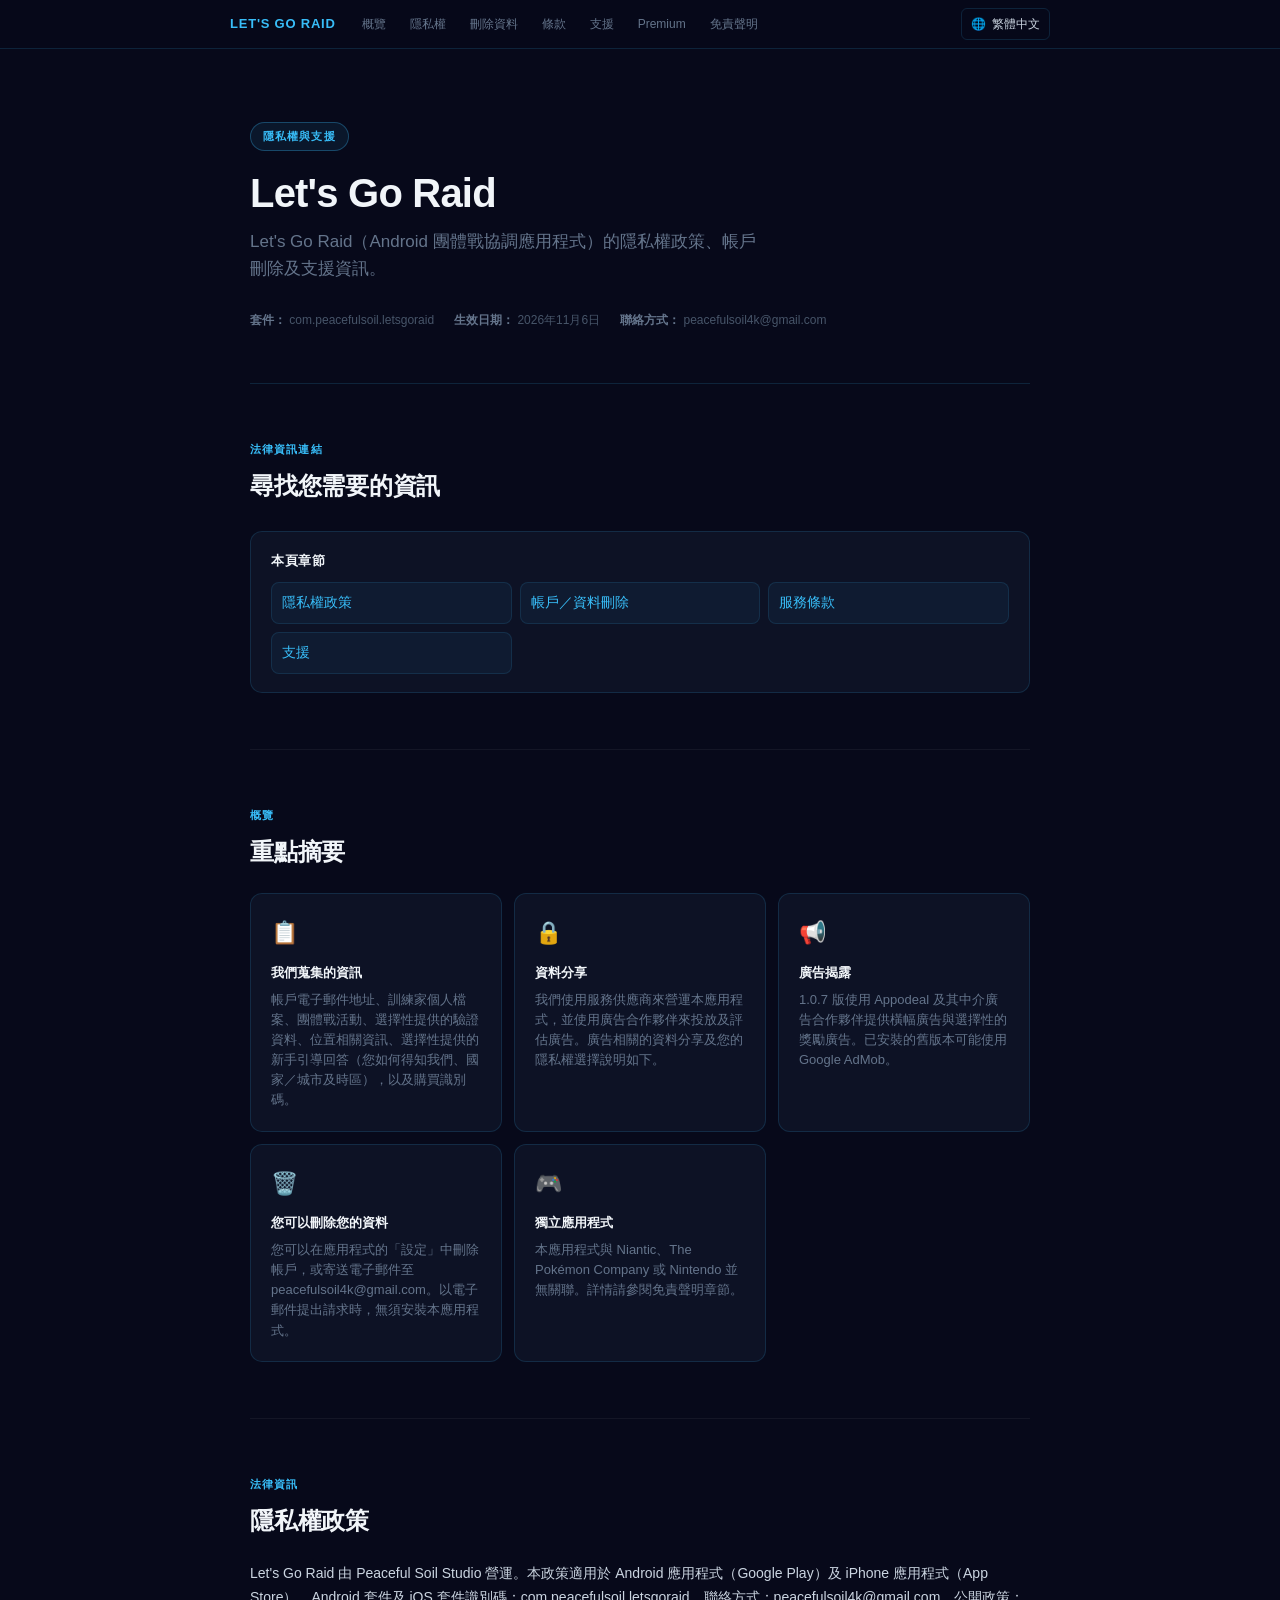
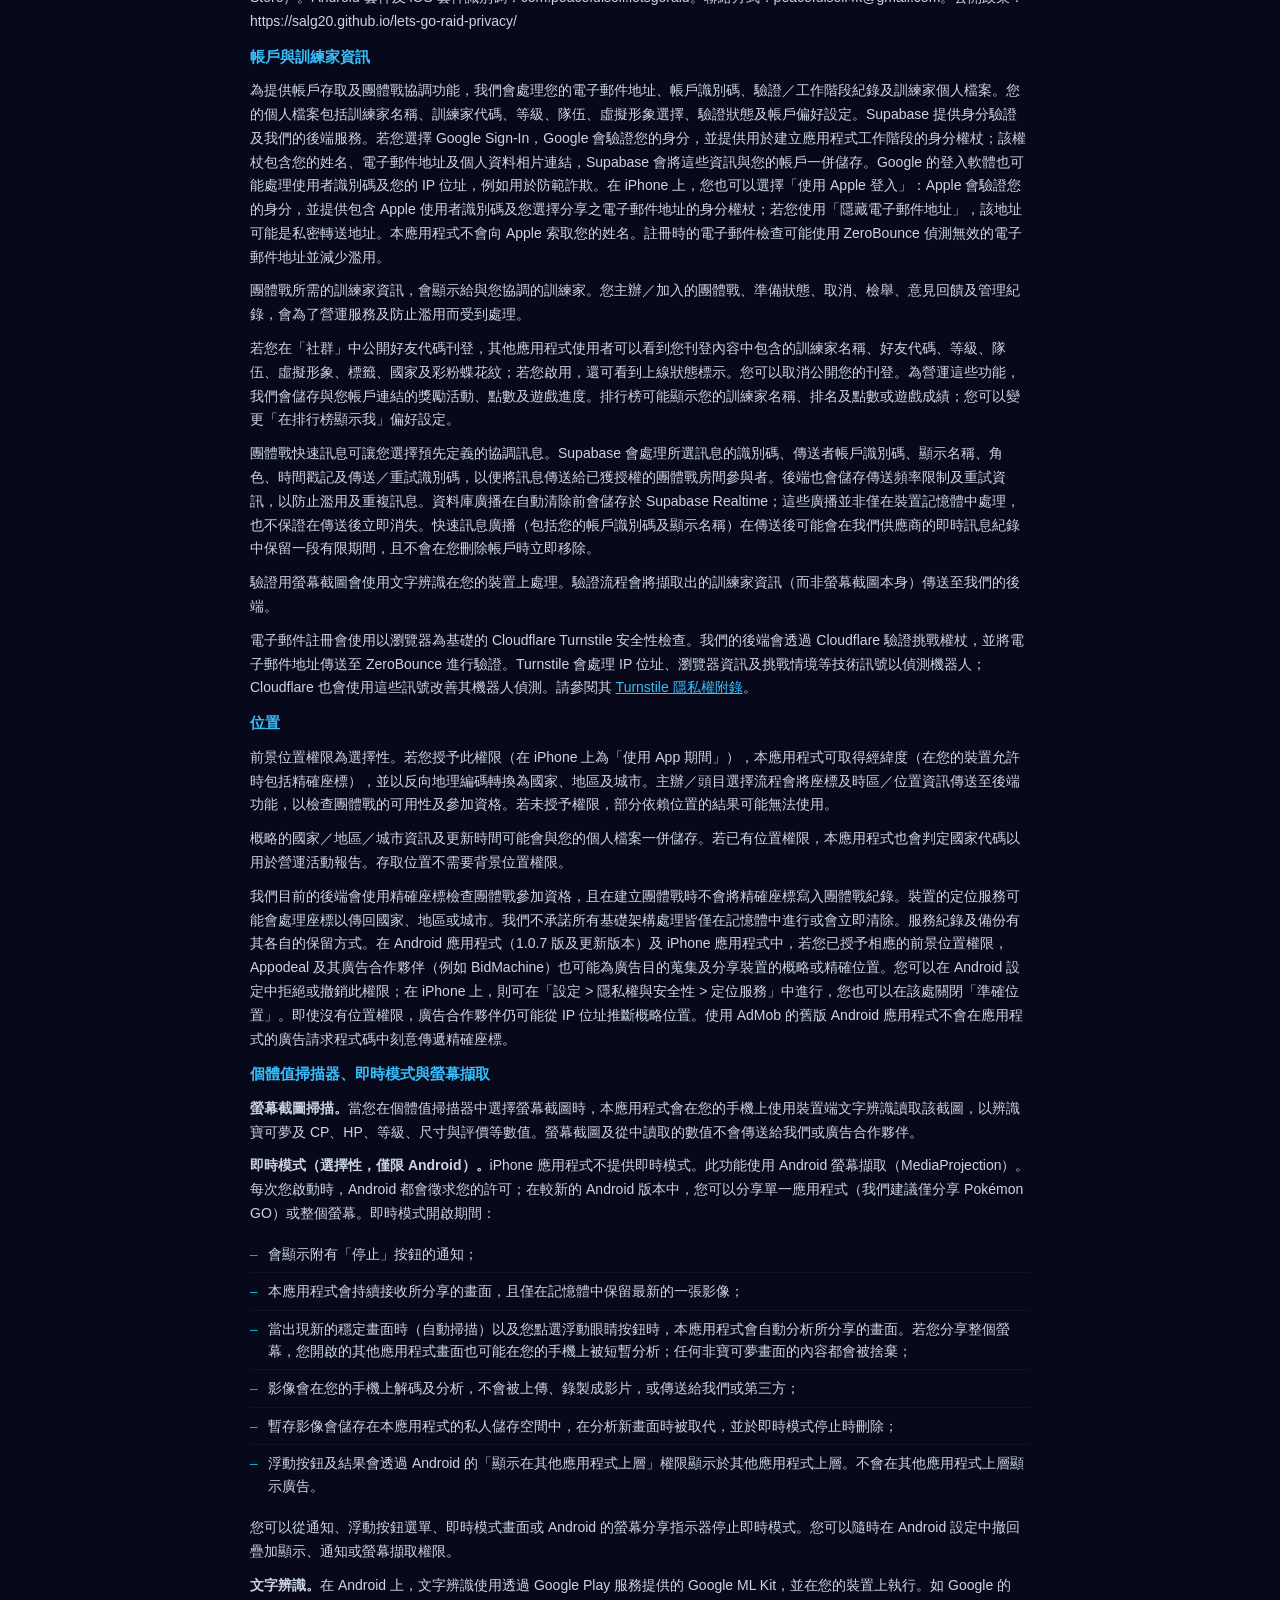
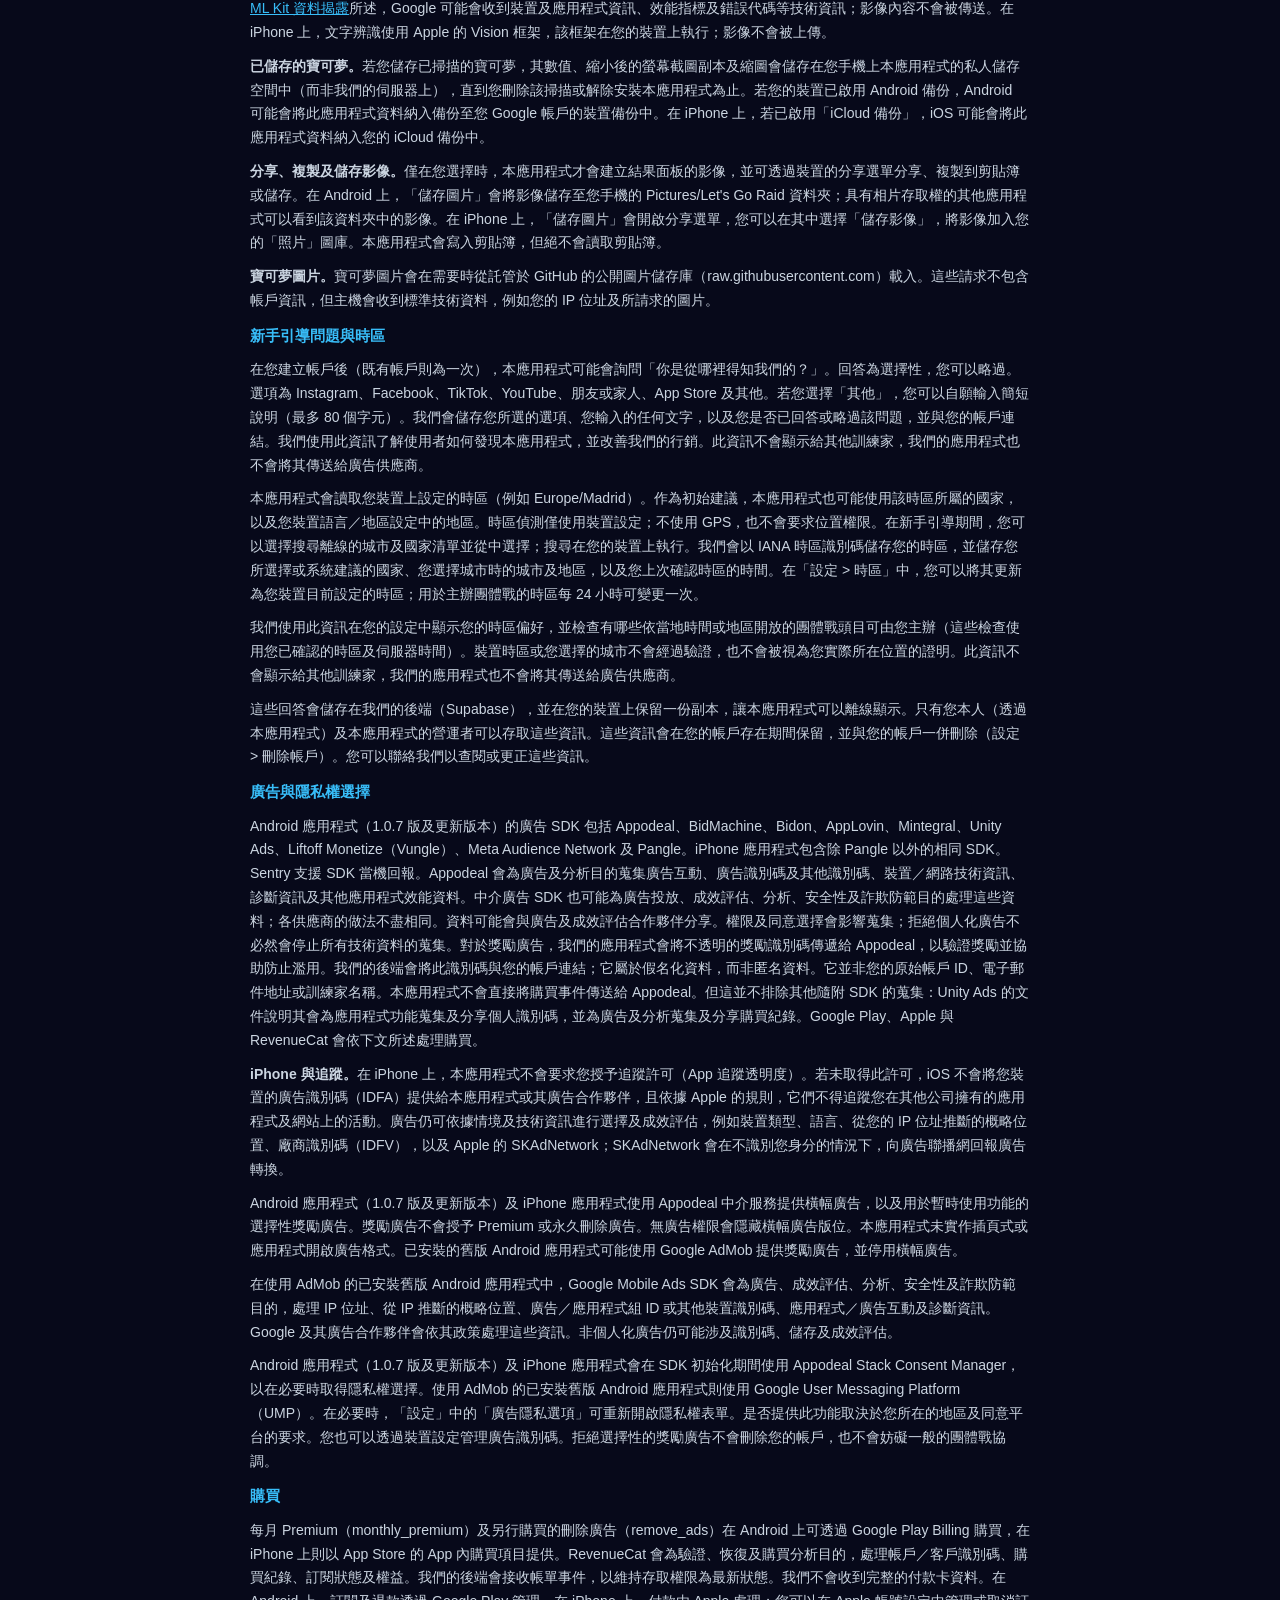
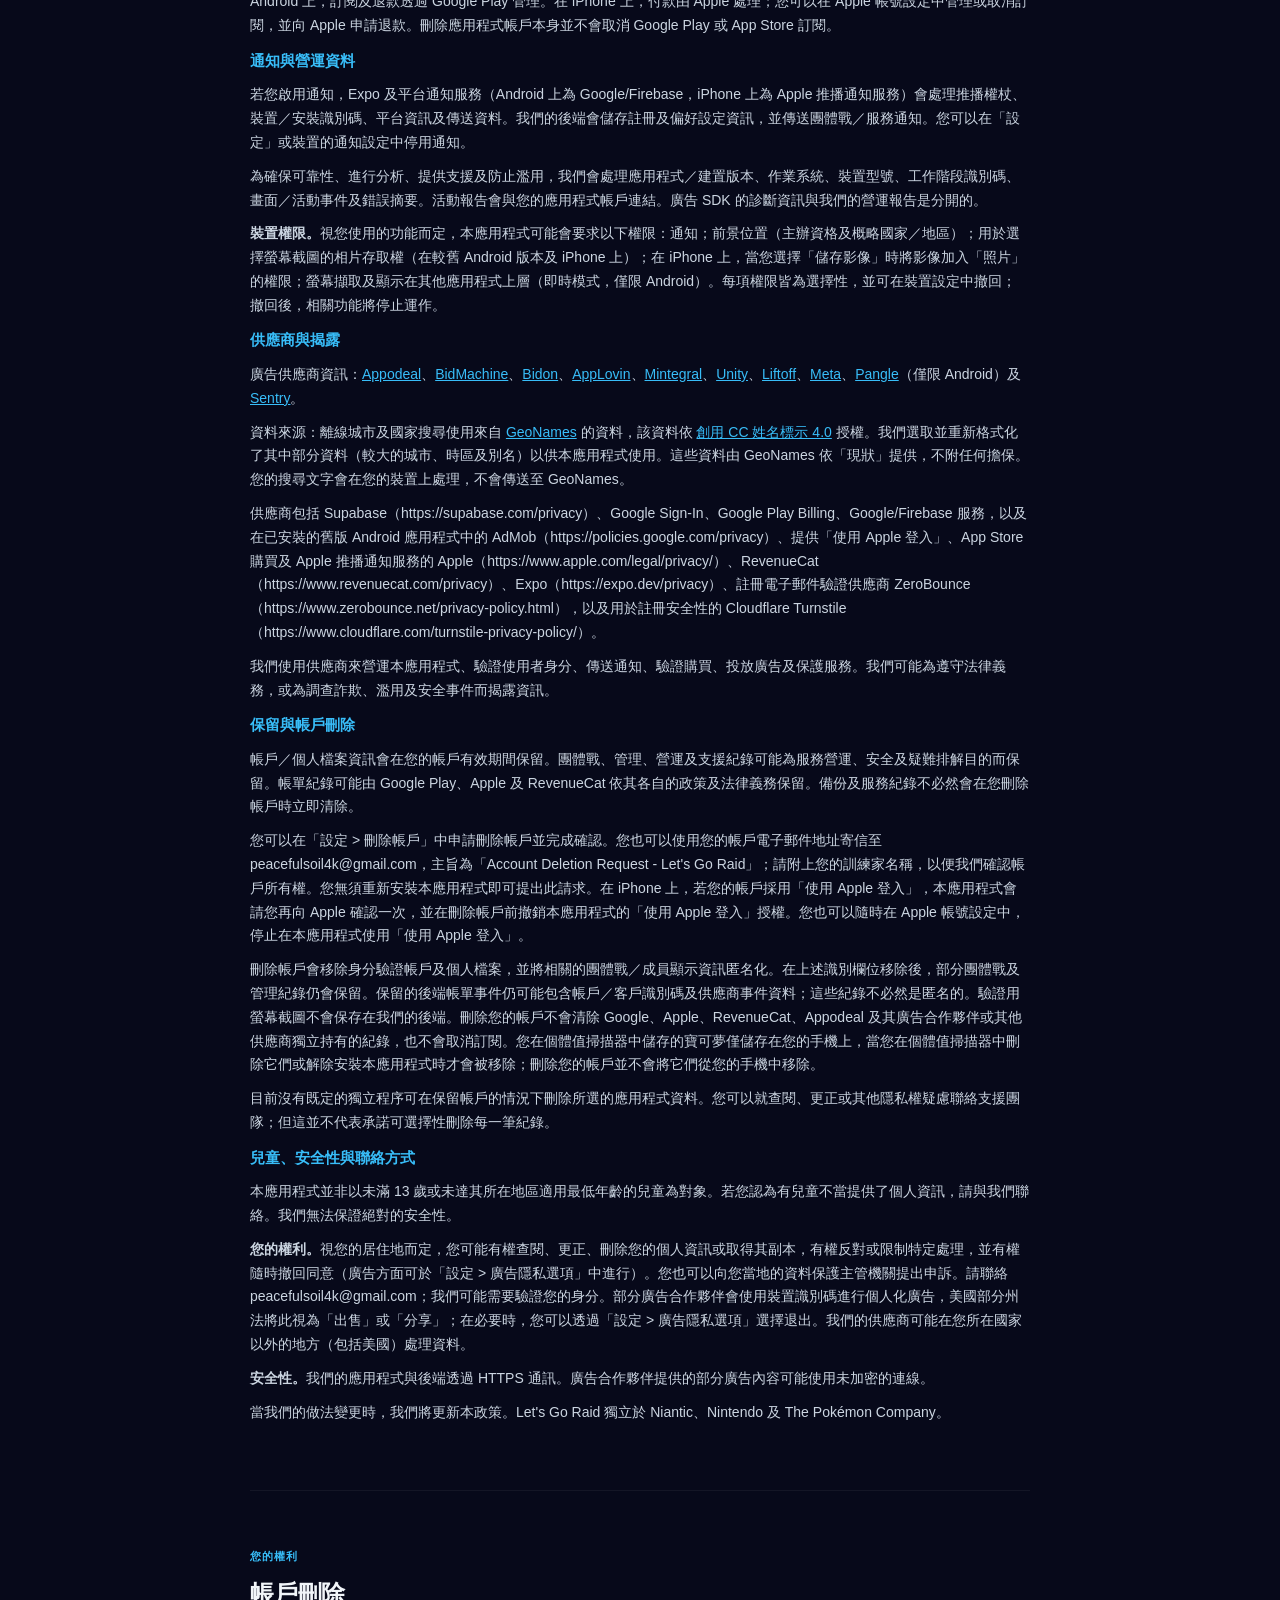
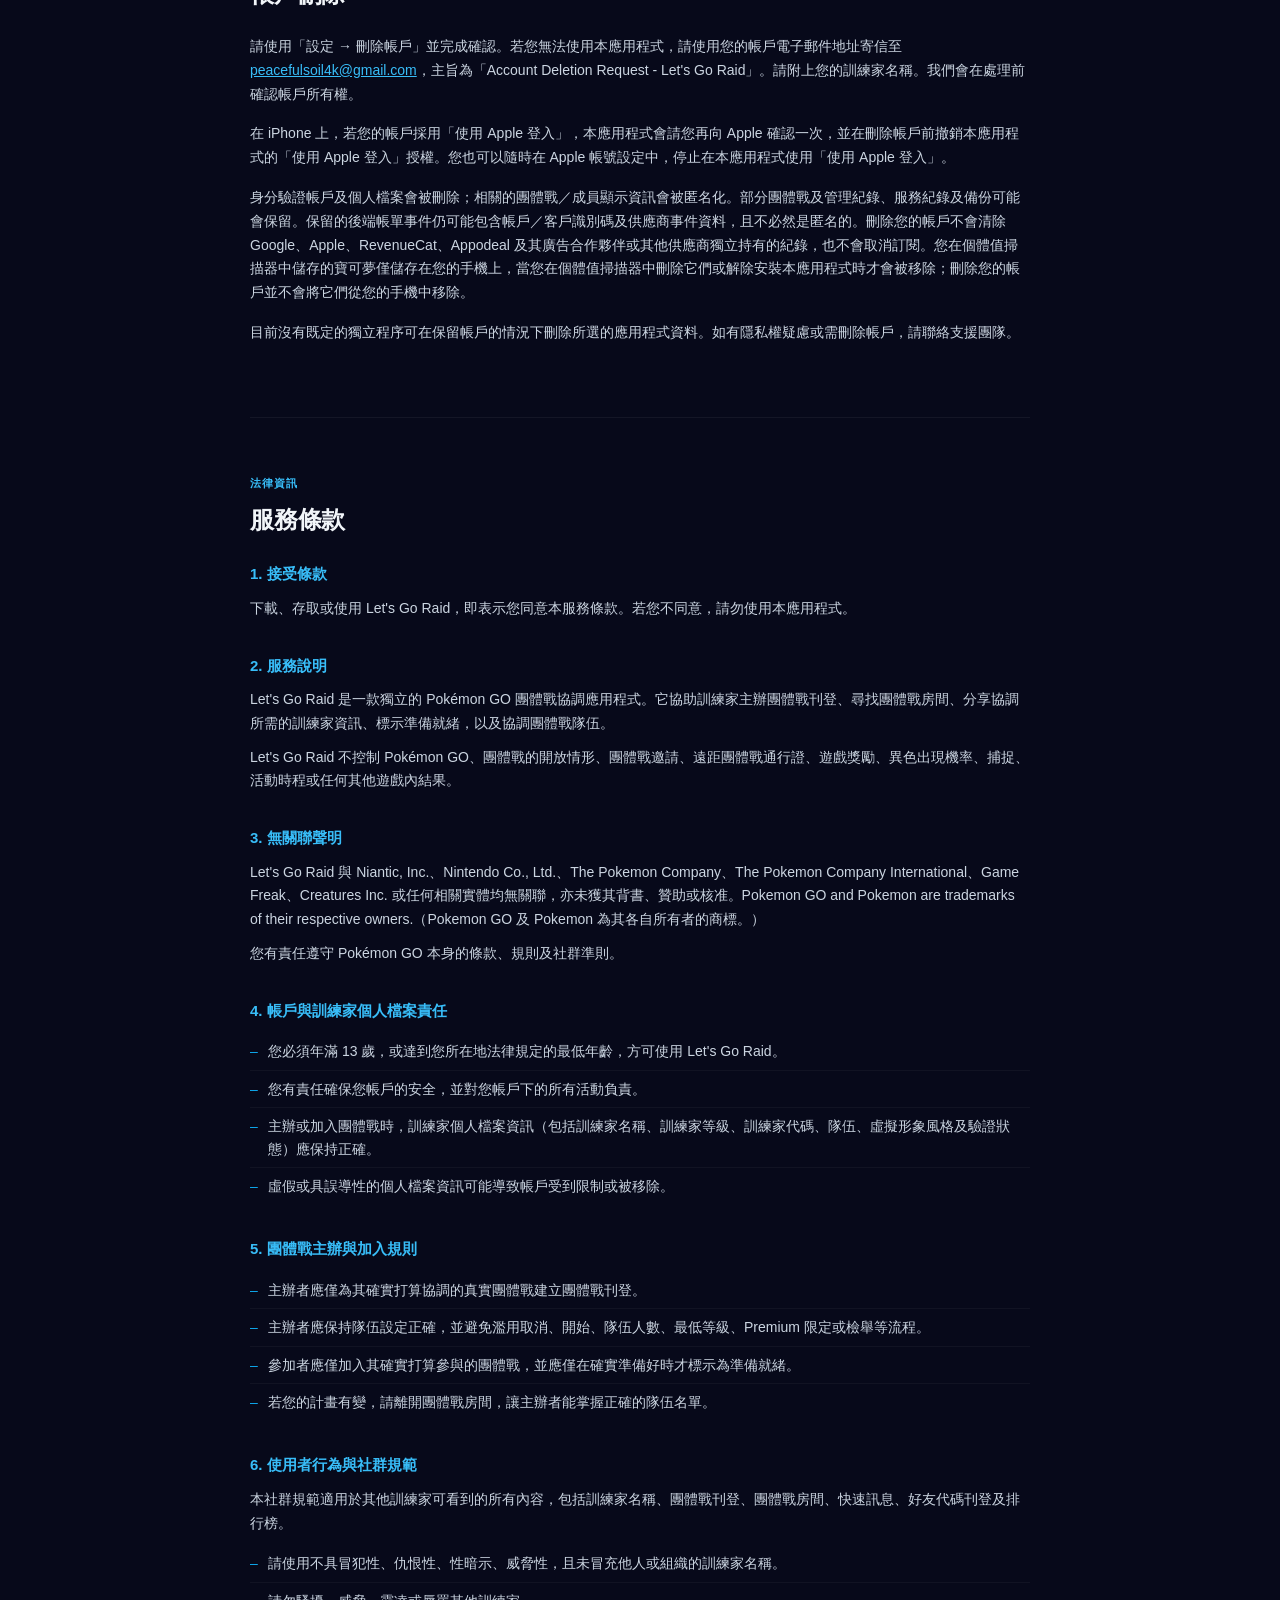
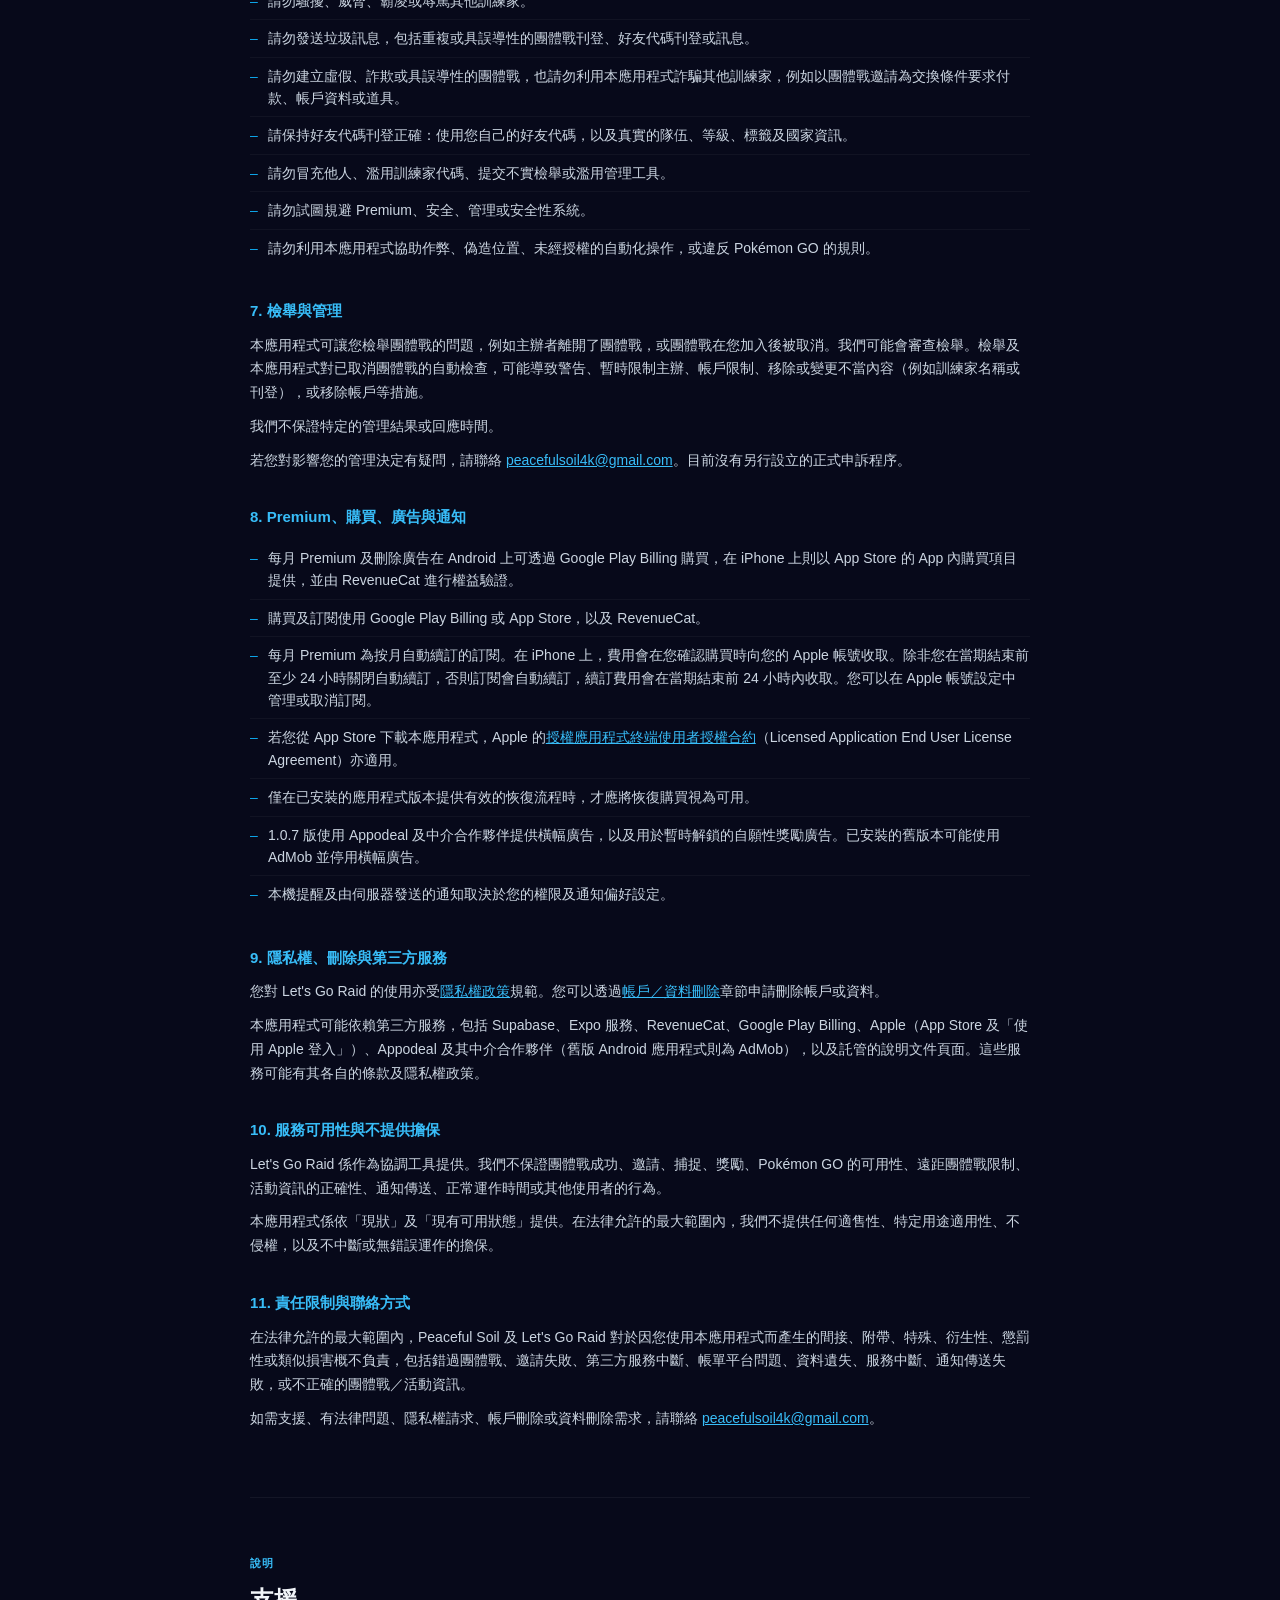
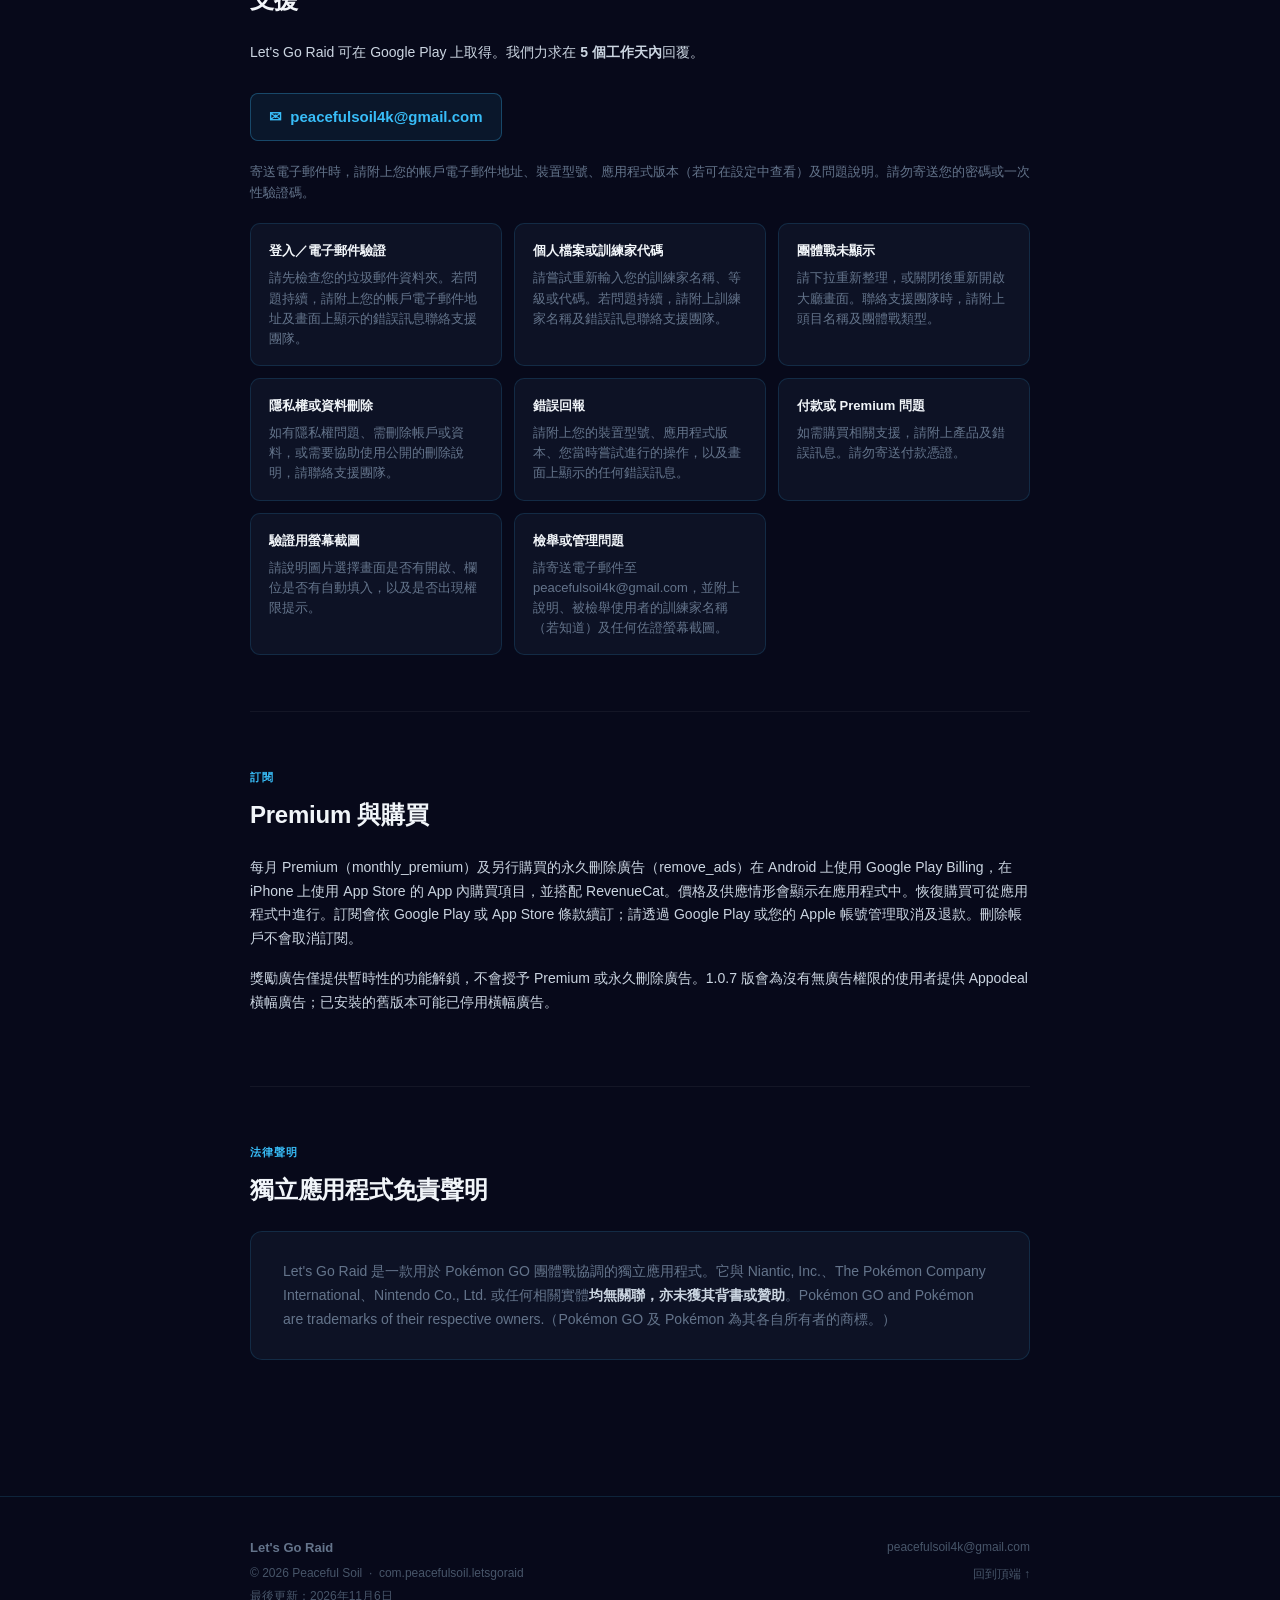
<file: zh-Hant/index.html>
<!DOCTYPE html>
<html lang="zh-Hant">
<head>
  <meta charset="UTF-8" />
  <meta name="viewport" content="width=device-width, initial-scale=1.0" />
  <title>Let's Go Raid – 隱私權與支援</title>
  <link rel="canonical" href="https://salg20.github.io/lets-go-raid-privacy/zh-Hant/" />
  <link rel="alternate" hreflang="x-default" href="https://salg20.github.io/lets-go-raid-privacy/" />
  <link rel="alternate" hreflang="en" href="https://salg20.github.io/lets-go-raid-privacy/" />
  <link rel="alternate" hreflang="ja" href="https://salg20.github.io/lets-go-raid-privacy/ja/" />
  <link rel="alternate" hreflang="pt-BR" href="https://salg20.github.io/lets-go-raid-privacy/pt-BR/" />
  <link rel="alternate" hreflang="es" href="https://salg20.github.io/lets-go-raid-privacy/es/" />
  <link rel="alternate" hreflang="de" href="https://salg20.github.io/lets-go-raid-privacy/de/" />
  <link rel="alternate" hreflang="ko" href="https://salg20.github.io/lets-go-raid-privacy/ko/" />
  <link rel="alternate" hreflang="zh-Hant" href="https://salg20.github.io/lets-go-raid-privacy/zh-Hant/" />
  <link rel="alternate" hreflang="id" href="https://salg20.github.io/lets-go-raid-privacy/id/" />
  <link rel="alternate" hreflang="th" href="https://salg20.github.io/lets-go-raid-privacy/th/" />
  <link rel="alternate" hreflang="fr" href="https://salg20.github.io/lets-go-raid-privacy/fr/" />
  <link rel="alternate" hreflang="it" href="https://salg20.github.io/lets-go-raid-privacy/it/" />
  <link rel="alternate" hreflang="hi" href="https://salg20.github.io/lets-go-raid-privacy/hi/" />
  <style>
    *, *::before, *::after { box-sizing: border-box; margin: 0; padding: 0; }

    :root {
      --bg: #07091a;
      --surface: #0d1225;
      --surface2: #111830;
      --border: rgba(56, 189, 248, 0.15);
      --border-strong: rgba(56, 189, 248, 0.3);
      --accent: #38bdf8;
      --accent-dim: #0ea5e9;
      --accent-glow: rgba(56, 189, 248, 0.08);
      --text: #cbd5e1;
      --text-bright: #f1f5f9;
      --text-muted: #64748b;
      --text-dim: #475569;
      --green: #34d399;
      --green-bg: rgba(52, 211, 153, 0.07);
      --green-border: rgba(52, 211, 153, 0.28);
    }

    html { scroll-behavior: smooth; }

    body {
      font-family: -apple-system, BlinkMacSystemFont, "Segoe UI", Roboto, Helvetica, Arial, sans-serif;
      background: var(--bg);
      color: var(--text);
      line-height: 1.7;
    }

    /* NAV */
    nav {
      position: sticky;
      top: 0;
      z-index: 50;
      background: rgba(7, 9, 26, 0.94);
      backdrop-filter: blur(12px);
      border-bottom: 1px solid var(--border);
      padding: 0 20px;
    }
    .nav-bar {
      max-width: 820px;
      margin: 0 auto;
      display: flex;
      align-items: center;
      gap: 8px;
    }
    .nav-inner {
      flex: 1;
      min-width: 0;
      display: flex;
      align-items: center;
      gap: 4px;
      height: 48px;
      overflow-x: auto;
      scrollbar-width: none;
    }
    .nav-inner::-webkit-scrollbar { display: none; }
    .nav-brand {
      font-size: 13px;
      font-weight: 800;
      color: var(--accent);
      letter-spacing: 0.06em;
      text-transform: uppercase;
      white-space: nowrap;
      margin-right: 12px;
      text-decoration: none;
    }
    .nav-link {
      font-size: 12px;
      color: var(--text-muted);
      text-decoration: none;
      white-space: nowrap;
      padding: 6px 10px;
      border-radius: 6px;
      transition: color 0.2s, background 0.2s;
    }
    .nav-link:hover { color: var(--accent); background: var(--accent-glow); }

    /* LANGUAGE MENU (works without JavaScript: <details> + plain links) */
    .lang-menu { position: relative; flex: none; }
    .lang-menu summary {
      list-style: none;
      cursor: pointer;
      display: flex;
      align-items: center;
      gap: 6px;
      font-size: 12px;
      color: var(--text);
      white-space: nowrap;
      padding: 5px 9px;
      border: 1px solid var(--border);
      border-radius: 6px;
    }
    .lang-menu summary::-webkit-details-marker { display: none; }
    .lang-menu summary:hover { color: var(--accent); border-color: var(--border-strong); }
    .lang-menu summary:focus-visible, .lang-list a:focus-visible { outline: 2px solid var(--accent); outline-offset: 2px; }
    .lang-list {
      position: absolute;
      right: 0;
      top: calc(100% + 6px);
      z-index: 60;
      list-style: none;
      min-width: 190px;
      max-height: 70vh;
      overflow-y: auto;
      padding: 6px;
      background: var(--surface);
      border: 1px solid var(--border-strong);
      border-radius: 10px;
      box-shadow: 0 12px 32px rgba(0, 0, 0, 0.45);
    }
    .lang-list a {
      display: block;
      padding: 7px 10px;
      border-radius: 6px;
      font-size: 13px;
      color: var(--text);
      text-decoration: none;
    }
    .lang-list a:hover { background: var(--accent-glow); color: var(--accent); }
    .lang-list a[aria-current="true"] { color: var(--accent); font-weight: 700; }

    /* LAYOUT */
    .container {
      max-width: 820px;
      margin: 0 auto;
      padding: 0 20px 80px;
    }

    /* HERO */
    .hero {
      padding: 72px 0 52px;
      border-bottom: 1px solid var(--border);
    }
    .hero-badge {
      display: inline-flex;
      align-items: center;
      gap: 6px;
      font-size: 11px;
      font-weight: 700;
      letter-spacing: 0.1em;
      text-transform: uppercase;
      color: var(--accent);
      background: var(--accent-glow);
      border: 1px solid var(--border-strong);
      border-radius: 999px;
      padding: 4px 12px;
      margin-bottom: 20px;
    }
    .hero h1 {
      font-size: 40px;
      font-weight: 900;
      color: var(--text-bright);
      line-height: 1.12;
      margin-bottom: 14px;
      letter-spacing: -0.02em;
    }
    .hero-sub {
      font-size: 17px;
      color: var(--text-muted);
      margin-bottom: 28px;
      max-width: 520px;
      line-height: 1.55;
    }
    .hero-meta {
      display: flex;
      flex-wrap: wrap;
      gap: 20px;
    }
    .hero-meta-item {
      font-size: 12px;
      color: var(--text-dim);
    }
    .hero-meta-item strong { color: var(--text-muted); }

    /* SECTION */
    section {
      padding: 56px 0;
      border-bottom: 1px solid rgba(255,255,255,0.05);
    }
    section:last-of-type { border-bottom: none; }
    .section-label {
      font-size: 11px;
      font-weight: 700;
      letter-spacing: 0.1em;
      text-transform: uppercase;
      color: var(--accent);
      margin-bottom: 8px;
    }
    .section-title {
      font-size: 24px;
      font-weight: 800;
      color: var(--text-bright);
      margin-bottom: 20px;
      letter-spacing: -0.01em;
    }

    /* SUMMARY CARDS */
    .cards-grid {
      display: grid;
      grid-template-columns: repeat(auto-fill, minmax(230px, 1fr));
      gap: 12px;
      margin-top: 4px;
    }
    .card {
      background: var(--surface);
      border: 1px solid var(--border);
      border-radius: 12px;
      padding: 20px;
      transition: border-color 0.2s, background 0.2s;
    }
    .card:hover {
      border-color: var(--border-strong);
      background: var(--surface2);
    }
    .card-icon { font-size: 22px; margin-bottom: 10px; display: block; }
    .card-title {
      font-size: 13px;
      font-weight: 700;
      color: var(--text-bright);
      margin-bottom: 6px;
    }
    .card-body {
      font-size: 13px;
      color: var(--text-muted);
      line-height: 1.55;
    }

    /* TABLE OF CONTENTS */
    .toc-panel {
      background: var(--surface);
      border: 1px solid var(--border);
      border-radius: 12px;
      padding: 18px 20px;
      margin-top: 24px;
    }
    .toc-title {
      font-size: 13px;
      font-weight: 800;
      color: var(--text-bright);
      margin-bottom: 10px;
      letter-spacing: 0.04em;
      text-transform: uppercase;
    }
    .toc-links {
      display: grid;
      grid-template-columns: repeat(auto-fit, minmax(180px, 1fr));
      gap: 8px;
    }
    .toc-links a {
      color: var(--accent);
      text-decoration: none;
      font-size: 14px;
      padding: 8px 10px;
      border-radius: 8px;
      background: rgba(56, 189, 248, 0.06);
      border: 1px solid rgba(56, 189, 248, 0.12);
    }
    .toc-links a:hover { background: var(--accent-glow); }
    /* POLICY CONTENT */
    .policy-section { margin-bottom: 32px; }
    .policy-section:last-child { margin-bottom: 0; }
    .policy-h2 {
      font-size: 15px;
      font-weight: 700;
      color: var(--accent);
      margin-bottom: 10px;
    }
    .policy-p {
      font-size: 14px;
      color: var(--text);
      margin-bottom: 10px;
      line-height: 1.7;
    }
    .policy-ul {
      list-style: none;
      margin: 8px 0 12px;
      padding: 0;
    }
    .policy-ul li {
      font-size: 14px;
      color: var(--text);
      padding: 7px 0 7px 18px;
      border-bottom: 1px solid rgba(255,255,255,0.04);
      position: relative;
      line-height: 1.6;
    }
    .policy-ul li::before {
      content: "–";
      position: absolute;
      left: 0;
      color: var(--accent-dim);
    }
    .policy-ul li:last-child { border-bottom: none; }
    .policy-ul li strong { color: var(--text-bright); }
    .policy-ul a { color: var(--accent); }

    /* CALLOUT BOXES */
    .callout {
      border-radius: 10px;
      padding: 20px 24px;
      margin: 20px 0;
    }
    .callout-green {
      background: var(--green-bg);
      border: 1px solid var(--green-border);
    }
    .callout-blue {
      background: var(--accent-glow);
      border: 1px solid var(--border-strong);
    }
    .callout-title {
      font-size: 13px;
      font-weight: 700;
      margin-bottom: 10px;
    }
    .callout-green .callout-title { color: var(--green); }
    .callout-blue .callout-title { color: var(--accent); }
    .callout-body {
      font-size: 14px;
      color: var(--text);
      line-height: 1.65;
    }
    .callout-body a { color: var(--accent); }
    .callout-body strong { color: var(--text-bright); }

    /* DELETION STEPS */
    .deletion-steps {
      display: grid;
      grid-template-columns: repeat(auto-fill, minmax(210px, 1fr));
      gap: 12px;
      margin: 20px 0;
    }
    .deletion-step {
      background: var(--surface);
      border: 1px solid var(--border);
      border-radius: 10px;
      padding: 16px 18px;
    }
    .deletion-step-num {
      font-size: 11px;
      font-weight: 700;
      color: var(--accent);
      letter-spacing: 0.08em;
      text-transform: uppercase;
      margin-bottom: 6px;
    }
    .deletion-step-title {
      font-size: 13px;
      font-weight: 700;
      color: var(--text-bright);
      margin-bottom: 4px;
    }
    .deletion-step-body {
      font-size: 13px;
      color: var(--text-muted);
      line-height: 1.5;
    }
    .deletion-step-body a { color: var(--accent); }
    .deletion-step-body em { font-style: italic; }

    /* SUPPORT TOPICS */
    .support-topics {
      display: grid;
      grid-template-columns: repeat(auto-fill, minmax(250px, 1fr));
      gap: 12px;
      margin-top: 20px;
    }
    .support-topic {
      background: var(--surface);
      border: 1px solid var(--border);
      border-radius: 10px;
      padding: 16px 18px;
    }
    .support-topic-title {
      font-size: 13px;
      font-weight: 700;
      color: var(--text-bright);
      margin-bottom: 6px;
    }
    .support-topic-body {
      font-size: 13px;
      color: var(--text-muted);
      line-height: 1.55;
    }

    /* EMAIL BUTTON */
    a { color: var(--accent); text-decoration: underline; }
    .email-link {
      display: inline-flex;
      align-items: center;
      gap: 8px;
      font-size: 15px;
      font-weight: 600;
      color: var(--accent);
      text-decoration: none;
      background: var(--accent-glow);
      border: 1px solid var(--border-strong);
      border-radius: 8px;
      padding: 10px 18px;
      margin: 12px 0;
      transition: background 0.2s, border-color 0.2s;
    }
    .email-link:hover {
      background: rgba(56, 189, 248, 0.14);
      border-color: var(--accent);
    }

    /* DISCLAIMER */
    .disclaimer-box {
      background: var(--surface);
      border: 1px solid var(--border);
      border-radius: 12px;
      padding: 28px 32px;
    }
    .disclaimer-box p {
      font-size: 14px;
      color: var(--text-muted);
      line-height: 1.7;
    }
    .disclaimer-box strong { color: var(--text); }

    /* FOOTER */
    footer {
      padding: 40px 0 20px;
      border-top: 1px solid var(--border);
    }
    .footer-inner {
      display: flex;
      flex-wrap: wrap;
      justify-content: space-between;
      align-items: flex-start;
      gap: 16px;
    }
    .footer-brand {
      font-size: 13px;
      font-weight: 700;
      color: var(--text-muted);
    }
    .footer-copy {
      font-size: 12px;
      color: var(--text-dim);
      margin-top: 4px;
    }
    .footer-links {
      display: flex;
      flex-direction: column;
      align-items: flex-end;
      gap: 6px;
    }
    .footer-links a {
      font-size: 12px;
      color: var(--text-dim);
      text-decoration: none;
    }
    .footer-links a:hover { color: var(--accent); }

    /* BODY HELPERS */
    .body-text {
      font-size: 14px;
      color: var(--text);
      margin-bottom: 16px;
      line-height: 1.7;
    }
    .body-text-muted {
      font-size: 13px;
      color: var(--text-muted);
      margin-bottom: 16px;
      line-height: 1.65;
    }

    /* RESPONSIVE */
    @media (max-width: 600px) {
      .hero h1 { font-size: 28px; }
      .hero-sub { font-size: 15px; }
      .section-title { font-size: 20px; }
      .cards-grid { grid-template-columns: 1fr; }
      .deletion-steps { grid-template-columns: 1fr; }
      .support-topics { grid-template-columns: 1fr; }
      .disclaimer-box { padding: 20px; }
      .footer-links { align-items: flex-start; }
      nav { padding: 0 12px; }
      .container { padding: 0 16px 60px; }
      .callout { padding: 16px 18px; }
    }
  </style>
</head>
<body>

  <!-- STICKY NAV -->
  <nav>
    <div class="nav-bar">
    <div class="nav-inner">
      <a class="nav-brand" href="#top">Let's Go Raid</a>
      <a class="nav-link" href="#summary">概覽</a>
      <a class="nav-link" href="#privacy">隱私權</a>
      <a class="nav-link" href="#deletion">刪除資料</a>
      <a class="nav-link" href="#terms">條款</a>
      <a class="nav-link" href="#support">支援</a>
      <a class="nav-link" href="#premium">Premium</a>
      <a class="nav-link" href="#disclaimer">免責聲明</a>
    </div>
    <!-- LANGUAGE MENU: language names stay in their own language on every page. -->
    <details class="lang-menu">
      <summary aria-label="語言：繁體中文"><span aria-hidden="true">🌐</span><span>繁體中文</span></summary>
      <ul class="lang-list">
        <li><a href="../" hreflang="en" lang="en" data-lang="en">English</a></li>
        <li><a href="../ja/" hreflang="ja" lang="ja" data-lang="ja">日本語</a></li>
        <li><a href="../pt-BR/" hreflang="pt-BR" lang="pt-BR" data-lang="pt-BR">Português (Brasil)</a></li>
        <li><a href="../es/" hreflang="es" lang="es" data-lang="es">Español</a></li>
        <li><a href="../de/" hreflang="de" lang="de" data-lang="de">Deutsch</a></li>
        <li><a href="../ko/" hreflang="ko" lang="ko" data-lang="ko">한국어</a></li>
        <li><a href="../zh-Hant/" hreflang="zh-Hant" lang="zh-Hant" data-lang="zh-Hant" aria-current="true">繁體中文</a></li>
        <li><a href="../id/" hreflang="id" lang="id" data-lang="id">Bahasa Indonesia</a></li>
        <li><a href="../th/" hreflang="th" lang="th" data-lang="th">ไทย</a></li>
        <li><a href="../fr/" hreflang="fr" lang="fr" data-lang="fr">Français</a></li>
        <li><a href="../it/" hreflang="it" lang="it" data-lang="it">Italiano</a></li>
        <li><a href="../hi/" hreflang="hi" lang="hi" data-lang="hi">हिन्दी</a></li>
      </ul>
    </details>
    </div>
  </nav>

  <div class="container" id="top">

    <!-- HERO -->
    <div class="hero">
      <div class="hero-badge">隱私權與支援</div>
      <h1>Let's Go Raid</h1>
      <p class="hero-sub">Let's Go Raid（Android 團體戰協調應用程式）的隱私權政策、帳戶刪除及支援資訊。</p>
      <div class="hero-meta">
        <span class="hero-meta-item"><strong>套件：</strong> com.peacefulsoil.letsgoraid</span>
        <span class="hero-meta-item"><strong>生效日期：</strong> 2026年11月6日</span>
        <span class="hero-meta-item"><strong>聯絡方式：</strong> peacefulsoil4k@gmail.com</span>
      </div>
    </div>

    <!-- TABLE OF CONTENTS -->
    <section id="toc">
      <div class="section-label">法律資訊連結</div>
      <div class="section-title">尋找您需要的資訊</div>
      <div class="toc-panel">
        <div class="toc-title">本頁章節</div>
        <div class="toc-links">
          <a href="#privacy">隱私權政策</a>
          <a href="#deletion">帳戶／資料刪除</a>
          <a href="#terms">服務條款</a>
          <a href="#support">支援</a>
        </div>
      </div>
    </section>
    <!-- QUICK SUMMARY -->
    <section id="summary">
      <div class="section-label">概覽</div>
      <div class="section-title">重點摘要</div>
      <div class="cards-grid">
        <div class="card">
          <span class="card-icon">📋</span>
          <div class="card-title">我們蒐集的資訊</div>
          <div class="card-body">帳戶電子郵件地址、訓練家個人檔案、團體戰活動、選擇性提供的驗證資料、位置相關資訊、選擇性提供的新手引導回答（您如何得知我們、國家／城市及時區），以及購買識別碼。</div>
        </div>
        <div class="card">
          <span class="card-icon">🔒</span>
          <div class="card-title">資料分享</div>
          <div class="card-body">我們使用服務供應商來營運本應用程式，並使用廣告合作夥伴來投放及評估廣告。廣告相關的資料分享及您的隱私權選擇說明如下。</div>
        </div>
        <div class="card">
          <span class="card-icon">📢</span>
          <div class="card-title">廣告揭露</div>
          <div class="card-body">1.0.7 版使用 Appodeal 及其中介廣告合作夥伴提供橫幅廣告與選擇性的獎勵廣告。已安裝的舊版本可能使用 Google AdMob。</div>
        </div>
        <div class="card">
          <span class="card-icon">🗑️</span>
          <div class="card-title">您可以刪除您的資料</div>
          <div class="card-body">您可以在應用程式的「設定」中刪除帳戶，或寄送電子郵件至 peacefulsoil4k@gmail.com。以電子郵件提出請求時，無須安裝本應用程式。</div>
        </div>
        <div class="card">
          <span class="card-icon">🎮</span>
          <div class="card-title">獨立應用程式</div>
          <div class="card-body">本應用程式與 Niantic、The Pokémon Company 或 Nintendo 並無關聯。詳情請參閱免責聲明章節。</div>
        </div>
      </div>
    </section>

    <!-- PRIVACY POLICY -->
    <section id="privacy"><div class="section-label">法律資訊</div><div class="section-title">隱私權政策</div>
<p class="policy-p">Let's Go Raid 由 Peaceful Soil Studio 營運。本政策適用於 Android 應用程式（Google Play）及 iPhone 應用程式（App Store）。Android 套件及 iOS 套件識別碼：com.peacefulsoil.letsgoraid。聯絡方式：peacefulsoil4k@gmail.com。公開政策：https://salg20.github.io/lets-go-raid-privacy/</p>
<h3 class="policy-h2">帳戶與訓練家資訊</h3>
<p class="policy-p">為提供帳戶存取及團體戰協調功能，我們會處理您的電子郵件地址、帳戶識別碼、驗證／工作階段紀錄及訓練家個人檔案。您的個人檔案包括訓練家名稱、訓練家代碼、等級、隊伍、虛擬形象選擇、驗證狀態及帳戶偏好設定。Supabase 提供身分驗證及我們的後端服務。若您選擇 Google Sign-In，Google 會驗證您的身分，並提供用於建立應用程式工作階段的身分權杖；該權杖包含您的姓名、電子郵件地址及個人資料相片連結，Supabase 會將這些資訊與您的帳戶一併儲存。Google 的登入軟體也可能處理使用者識別碼及您的 IP 位址，例如用於防範詐欺。在 iPhone 上，您也可以選擇「使用 Apple 登入」：Apple 會驗證您的身分，並提供包含 Apple 使用者識別碼及您選擇分享之電子郵件地址的身分權杖；若您使用「隱藏電子郵件地址」，該地址可能是私密轉送地址。本應用程式不會向 Apple 索取您的姓名。註冊時的電子郵件檢查可能使用 ZeroBounce 偵測無效的電子郵件地址並減少濫用。</p>
<p class="policy-p">團體戰所需的訓練家資訊，會顯示給與您協調的訓練家。您主辦／加入的團體戰、準備狀態、取消、檢舉、意見回饋及管理紀錄，會為了營運服務及防止濫用而受到處理。</p>
<p class="policy-p">若您在「社群」中公開好友代碼刊登，其他應用程式使用者可以看到您刊登內容中包含的訓練家名稱、好友代碼、等級、隊伍、虛擬形象、標籤、國家及彩粉蝶花紋；若您啟用，還可看到上線狀態標示。您可以取消公開您的刊登。為營運這些功能，我們會儲存與您帳戶連結的獎勵活動、點數及遊戲進度。排行榜可能顯示您的訓練家名稱、排名及點數或遊戲成績；您可以變更「在排行榜顯示我」偏好設定。</p>
<p class="policy-p">團體戰快速訊息可讓您選擇預先定義的協調訊息。Supabase 會處理所選訊息的識別碼、傳送者帳戶識別碼、顯示名稱、角色、時間戳記及傳送／重試識別碼，以便將訊息傳送給已獲授權的團體戰房間參與者。後端也會儲存傳送頻率限制及重試資訊，以防止濫用及重複訊息。資料庫廣播在自動清除前會儲存於 Supabase Realtime；這些廣播並非僅在裝置記憶體中處理，也不保證在傳送後立即消失。快速訊息廣播（包括您的帳戶識別碼及顯示名稱）在傳送後可能會在我們供應商的即時訊息紀錄中保留一段有限期間，且不會在您刪除帳戶時立即移除。</p>
<p class="policy-p">驗證用螢幕截圖會使用文字辨識在您的裝置上處理。驗證流程會將擷取出的訓練家資訊（而非螢幕截圖本身）傳送至我們的後端。</p>
<p class="policy-p">電子郵件註冊會使用以瀏覽器為基礎的 Cloudflare Turnstile 安全性檢查。我們的後端會透過 Cloudflare 驗證挑戰權杖，並將電子郵件地址傳送至 ZeroBounce 進行驗證。Turnstile 會處理 IP 位址、瀏覽器資訊及挑戰情境等技術訊號以偵測機器人；Cloudflare 也會使用這些訊號改善其機器人偵測。請參閱其 <a href="https://www.cloudflare.com/turnstile-privacy-policy/">Turnstile 隱私權附錄</a>。</p>
<h3 class="policy-h2">位置</h3>
<p class="policy-p">前景位置權限為選擇性。若您授予此權限（在 iPhone 上為「使用 App 期間」），本應用程式可取得經緯度（在您的裝置允許時包括精確座標），並以反向地理編碼轉換為國家、地區及城市。主辦／頭目選擇流程會將座標及時區／位置資訊傳送至後端功能，以檢查團體戰的可用性及參加資格。若未授予權限，部分依賴位置的結果可能無法使用。</p>
<p class="policy-p">概略的國家／地區／城市資訊及更新時間可能會與您的個人檔案一併儲存。若已有位置權限，本應用程式也會判定國家代碼以用於營運活動報告。存取位置不需要背景位置權限。</p>
<p class="policy-p">我們目前的後端會使用精確座標檢查團體戰參加資格，且在建立團體戰時不會將精確座標寫入團體戰紀錄。裝置的定位服務可能會處理座標以傳回國家、地區或城市。我們不承諾所有基礎架構處理皆僅在記憶體中進行或會立即清除。服務紀錄及備份有其各自的保留方式。在 Android 應用程式（1.0.7 版及更新版本）及 iPhone 應用程式中，若您已授予相應的前景位置權限，Appodeal 及其廣告合作夥伴（例如 BidMachine）也可能為廣告目的蒐集及分享裝置的概略或精確位置。您可以在 Android 設定中拒絕或撤銷此權限；在 iPhone 上，則可在「設定 &gt; 隱私權與安全性 &gt; 定位服務」中進行，您也可以在該處關閉「準確位置」。即使沒有位置權限，廣告合作夥伴仍可能從 IP 位址推斷概略位置。使用 AdMob 的舊版 Android 應用程式不會在應用程式的廣告請求程式碼中刻意傳遞精確座標。</p>
<h3 class="policy-h2">個體值掃描器、即時模式與螢幕擷取</h3>
<p class="policy-p"><strong>螢幕截圖掃描。</strong>當您在個體值掃描器中選擇螢幕截圖時，本應用程式會在您的手機上使用裝置端文字辨識讀取該截圖，以辨識寶可夢及 CP、HP、等級、尺寸與評價等數值。螢幕截圖及從中讀取的數值不會傳送給我們或廣告合作夥伴。</p>
<p class="policy-p"><strong>即時模式（選擇性，僅限 Android）。</strong>iPhone 應用程式不提供即時模式。此功能使用 Android 螢幕擷取（MediaProjection）。每次您啟動時，Android 都會徵求您的許可；在較新的 Android 版本中，您可以分享單一應用程式（我們建議僅分享 Pokémon GO）或整個螢幕。即時模式開啟期間：</p>
<ul class="policy-ul">
<li>會顯示附有「停止」按鈕的通知；</li>
<li>本應用程式會持續接收所分享的畫面，且僅在記憶體中保留最新的一張影像；</li>
<li>當出現新的穩定畫面時（自動掃描）以及您點選浮動眼睛按鈕時，本應用程式會自動分析所分享的畫面。若您分享整個螢幕，您開啟的其他應用程式畫面也可能在您的手機上被短暫分析；任何非寶可夢畫面的內容都會被捨棄；</li>
<li>影像會在您的手機上解碼及分析，不會被上傳、錄製成影片，或傳送給我們或第三方；</li>
<li>暫存影像會儲存在本應用程式的私人儲存空間中，在分析新畫面時被取代，並於即時模式停止時刪除；</li>
<li>浮動按鈕及結果會透過 Android 的「顯示在其他應用程式上層」權限顯示於其他應用程式上層。不會在其他應用程式上層顯示廣告。</li>
</ul>
<p class="policy-p">您可以從通知、浮動按鈕選單、即時模式畫面或 Android 的螢幕分享指示器停止即時模式。您可以隨時在 Android 設定中撤回疊加顯示、通知或螢幕擷取權限。</p>
<p class="policy-p"><strong>文字辨識。</strong>在 Android 上，文字辨識使用透過 Google Play 服務提供的 Google ML Kit，並在您的裝置上執行。如 Google 的 <a href="https://developers.google.com/ml-kit/android-data-disclosure">ML Kit 資料揭露</a>所述，Google 可能會收到裝置及應用程式資訊、效能指標及錯誤代碼等技術資訊；影像內容不會被傳送。在 iPhone 上，文字辨識使用 Apple 的 Vision 框架，該框架在您的裝置上執行；影像不會被上傳。</p>
<p class="policy-p"><strong>已儲存的寶可夢。</strong>若您儲存已掃描的寶可夢，其數值、縮小後的螢幕截圖副本及縮圖會儲存在您手機上本應用程式的私人儲存空間中（而非我們的伺服器上），直到您刪除該掃描或解除安裝本應用程式為止。若您的裝置已啟用 Android 備份，Android 可能會將此應用程式資料納入備份至您 Google 帳戶的裝置備份中。在 iPhone 上，若已啟用「iCloud 備份」，iOS 可能會將此應用程式資料納入您的 iCloud 備份中。</p>
<p class="policy-p"><strong>分享、複製及儲存影像。</strong>僅在您選擇時，本應用程式才會建立結果面板的影像，並可透過裝置的分享選單分享、複製到剪貼簿或儲存。在 Android 上，「儲存圖片」會將影像儲存至您手機的 Pictures/Let's Go Raid 資料夾；具有相片存取權的其他應用程式可以看到該資料夾中的影像。在 iPhone 上，「儲存圖片」會開啟分享選單，您可以在其中選擇「儲存影像」，將影像加入您的「照片」圖庫。本應用程式會寫入剪貼簿，但絕不會讀取剪貼簿。</p>
<p class="policy-p"><strong>寶可夢圖片。</strong>寶可夢圖片會在需要時從託管於 GitHub 的公開圖片儲存庫（raw.githubusercontent.com）載入。這些請求不包含帳戶資訊，但主機會收到標準技術資料，例如您的 IP 位址及所請求的圖片。</p>
<h3 class="policy-h2">新手引導問題與時區</h3>
<p class="policy-p">在您建立帳戶後（既有帳戶則為一次），本應用程式可能會詢問「你是從哪裡得知我們的？」。回答為選擇性，您可以略過。選項為 Instagram、Facebook、TikTok、YouTube、朋友或家人、App Store 及其他。若您選擇「其他」，您可以自願輸入簡短說明（最多 80 個字元）。我們會儲存您所選的選項、您輸入的任何文字，以及您是否已回答或略過該問題，並與您的帳戶連結。我們使用此資訊了解使用者如何發現本應用程式，並改善我們的行銷。此資訊不會顯示給其他訓練家，我們的應用程式也不會將其傳送給廣告供應商。</p>
<p class="policy-p">本應用程式會讀取您裝置上設定的時區（例如 Europe/Madrid）。作為初始建議，本應用程式也可能使用該時區所屬的國家，以及您裝置語言／地區設定中的地區。時區偵測僅使用裝置設定；不使用 GPS，也不會要求位置權限。在新手引導期間，您可以選擇搜尋離線的城市及國家清單並從中選擇；搜尋在您的裝置上執行。我們會以 IANA 時區識別碼儲存您的時區，並儲存您所選擇或系統建議的國家、您選擇城市時的城市及地區，以及您上次確認時區的時間。在「設定 &gt; 時區」中，您可以將其更新為您裝置目前設定的時區；用於主辦團體戰的時區每 24 小時可變更一次。</p>
<p class="policy-p">我們使用此資訊在您的設定中顯示您的時區偏好，並檢查有哪些依當地時間或地區開放的團體戰頭目可由您主辦（這些檢查使用您已確認的時區及伺服器時間）。裝置時區或您選擇的城市不會經過驗證，也不會被視為您實際所在位置的證明。此資訊不會顯示給其他訓練家，我們的應用程式也不會將其傳送給廣告供應商。</p>
<p class="policy-p">這些回答會儲存在我們的後端（Supabase），並在您的裝置上保留一份副本，讓本應用程式可以離線顯示。只有您本人（透過本應用程式）及本應用程式的營運者可以存取這些資訊。這些資訊會在您的帳戶存在期間保留，並與您的帳戶一併刪除（設定 &gt; 刪除帳戶）。您可以聯絡我們以查閱或更正這些資訊。</p>
<h3 class="policy-h2">廣告與隱私權選擇</h3><p class="policy-p">Android 應用程式（1.0.7 版及更新版本）的廣告 SDK 包括 Appodeal、BidMachine、Bidon、AppLovin、Mintegral、Unity Ads、Liftoff Monetize（Vungle）、Meta Audience Network 及 Pangle。iPhone 應用程式包含除 Pangle 以外的相同 SDK。Sentry 支援 SDK 當機回報。Appodeal 會為廣告及分析目的蒐集廣告互動、廣告識別碼及其他識別碼、裝置／網路技術資訊、診斷資訊及其他應用程式效能資料。中介廣告 SDK 也可能為廣告投放、成效評估、分析、安全性及詐欺防範目的處理這些資料；各供應商的做法不盡相同。資料可能會與廣告及成效評估合作夥伴分享。權限及同意選擇會影響蒐集；拒絕個人化廣告不必然會停止所有技術資料的蒐集。對於獎勵廣告，我們的應用程式會將不透明的獎勵識別碼傳遞給 Appodeal，以驗證獎勵並協助防止濫用。我們的後端會將此識別碼與您的帳戶連結；它屬於假名化資料，而非匿名資料。它並非您的原始帳戶 ID、電子郵件地址或訓練家名稱。本應用程式不會直接將購買事件傳送給 Appodeal。但這並不排除其他隨附 SDK 的蒐集：Unity Ads 的文件說明其會為應用程式功能蒐集及分享個人識別碼，並為廣告及分析蒐集及分享購買紀錄。Google Play、Apple 與 RevenueCat 會依下文所述處理購買。</p>
<p class="policy-p"><strong>iPhone 與追蹤。</strong>在 iPhone 上，本應用程式不會要求您授予追蹤許可（App 追蹤透明度）。若未取得此許可，iOS 不會將您裝置的廣告識別碼（IDFA）提供給本應用程式或其廣告合作夥伴，且依據 Apple 的規則，它們不得追蹤您在其他公司擁有的應用程式及網站上的活動。廣告仍可依據情境及技術資訊進行選擇及成效評估，例如裝置類型、語言、從您的 IP 位址推斷的概略位置、廠商識別碼（IDFV），以及 Apple 的 SKAdNetwork；SKAdNetwork 會在不識別您身分的情況下，向廣告聯播網回報廣告轉換。</p>
<p class="policy-p">Android 應用程式（1.0.7 版及更新版本）及 iPhone 應用程式使用 Appodeal 中介服務提供橫幅廣告，以及用於暫時使用功能的選擇性獎勵廣告。獎勵廣告不會授予 Premium 或永久刪除廣告。無廣告權限會隱藏橫幅廣告版位。本應用程式未實作插頁式或應用程式開啟廣告格式。已安裝的舊版 Android 應用程式可能使用 Google AdMob 提供獎勵廣告，並停用橫幅廣告。</p>
<p class="policy-p">在使用 AdMob 的已安裝舊版 Android 應用程式中，Google Mobile Ads SDK 會為廣告、成效評估、分析、安全性及詐欺防範目的，處理 IP 位址、從 IP 推斷的概略位置、廣告／應用程式組 ID 或其他裝置識別碼、應用程式／廣告互動及診斷資訊。Google 及其廣告合作夥伴會依其政策處理這些資訊。非個人化廣告仍可能涉及識別碼、儲存及成效評估。</p>
<p class="policy-p">Android 應用程式（1.0.7 版及更新版本）及 iPhone 應用程式會在 SDK 初始化期間使用 Appodeal Stack Consent Manager，以在必要時取得隱私權選擇。使用 AdMob 的已安裝舊版 Android 應用程式則使用 Google User Messaging Platform（UMP）。在必要時，「設定」中的「廣告隱私選項」可重新開啟隱私權表單。是否提供此功能取決於您所在的地區及同意平台的要求。您也可以透過裝置設定管理廣告識別碼。拒絕選擇性的獎勵廣告不會刪除您的帳戶，也不會妨礙一般的團體戰協調。</p>
<h3 class="policy-h2">購買</h3>
<p class="policy-p">每月 Premium（monthly_premium）及另行購買的刪除廣告（remove_ads）在 Android 上可透過 Google Play Billing 購買，在 iPhone 上則以 App Store 的 App 內購買項目提供。RevenueCat 會為驗證、恢復及購買分析目的，處理帳戶／客戶識別碼、購買紀錄、訂閱狀態及權益。我們的後端會接收帳單事件，以維持存取權限為最新狀態。我們不會收到完整的付款卡資料。在 Android 上，訂閱及退款透過 Google Play 管理。在 iPhone 上，付款由 Apple 處理；您可以在 Apple 帳號設定中管理或取消訂閱，並向 Apple 申請退款。刪除應用程式帳戶本身並不會取消 Google Play 或 App Store 訂閱。</p>
<h3 class="policy-h2">通知與營運資料</h3>
<p class="policy-p">若您啟用通知，Expo 及平台通知服務（Android 上為 Google/Firebase，iPhone 上為 Apple 推播通知服務）會處理推播權杖、裝置／安裝識別碼、平台資訊及傳送資料。我們的後端會儲存註冊及偏好設定資訊，並傳送團體戰／服務通知。您可以在「設定」或裝置的通知設定中停用通知。</p>
<p class="policy-p">為確保可靠性、進行分析、提供支援及防止濫用，我們會處理應用程式／建置版本、作業系統、裝置型號、工作階段識別碼、畫面／活動事件及錯誤摘要。活動報告會與您的應用程式帳戶連結。廣告 SDK 的診斷資訊與我們的營運報告是分開的。</p>
<p class="policy-p"><strong>裝置權限。</strong>視您使用的功能而定，本應用程式可能會要求以下權限：通知；前景位置（主辦資格及概略國家／地區）；用於選擇螢幕截圖的相片存取權（在較舊 Android 版本及 iPhone 上）；在 iPhone 上，當您選擇「儲存影像」時將影像加入「照片」的權限；螢幕擷取及顯示在其他應用程式上層（即時模式，僅限 Android）。每項權限皆為選擇性，並可在裝置設定中撤回；撤回後，相關功能將停止運作。</p>
<h3 class="policy-h2">供應商與揭露</h3><p class="policy-p">廣告供應商資訊：<a href="https://appodeal.com/privacy-policy/">Appodeal</a>、<a href="https://bidmachine.io/privacy-policy/">BidMachine</a>、<a href="https://docs.bidon.org/">Bidon</a>、<a href="https://legal.applovin.com/privacy/">AppLovin</a>、<a href="https://www.mintegral.com/en/privacy">Mintegral</a>、<a href="https://unity.com/legal/privacy-policy">Unity</a>、<a href="https://liftoff.io/privacy-policy/">Liftoff</a>、<a href="https://www.facebook.com/privacy/policy/">Meta</a>、<a href="https://www.pangleglobal.com/privacy">Pangle</a>（僅限 Android）及 <a href="https://sentry.io/privacy/">Sentry</a>。</p>
<p class="policy-p">資料來源：離線城市及國家搜尋使用來自 <a href="https://www.geonames.org/">GeoNames</a> 的資料，該資料依 <a href="https://creativecommons.org/licenses/by/4.0/">創用 CC 姓名標示 4.0</a> 授權。我們選取並重新格式化了其中部分資料（較大的城市、時區及別名）以供本應用程式使用。這些資料由 GeoNames 依「現狀」提供，不附任何擔保。您的搜尋文字會在您的裝置上處理，不會傳送至 GeoNames。</p>
<p class="policy-p">供應商包括 Supabase（https://supabase.com/privacy）、Google Sign-In、Google Play Billing、Google/Firebase 服務，以及在已安裝的舊版 Android 應用程式中的 AdMob（https://policies.google.com/privacy）、提供「使用 Apple 登入」、App Store 購買及 Apple 推播通知服務的 Apple（https://www.apple.com/legal/privacy/）、RevenueCat（https://www.revenuecat.com/privacy）、Expo（https://expo.dev/privacy）、註冊電子郵件驗證供應商 ZeroBounce（https://www.zerobounce.net/privacy-policy.html），以及用於註冊安全性的 Cloudflare Turnstile（https://www.cloudflare.com/turnstile-privacy-policy/）。</p>
<p class="policy-p">我們使用供應商來營運本應用程式、驗證使用者身分、傳送通知、驗證購買、投放廣告及保護服務。我們可能為遵守法律義務，或為調查詐欺、濫用及安全事件而揭露資訊。</p>
<h3 class="policy-h2">保留與帳戶刪除</h3>
<p class="policy-p">帳戶／個人檔案資訊會在您的帳戶有效期間保留。團體戰、管理、營運及支援紀錄可能為服務營運、安全及疑難排解目的而保留。帳單紀錄可能由 Google Play、Apple 及 RevenueCat 依其各自的政策及法律義務保留。備份及服務紀錄不必然會在您刪除帳戶時立即清除。</p>
<p class="policy-p">您可以在「設定 &gt; 刪除帳戶」中申請刪除帳戶並完成確認。您也可以使用您的帳戶電子郵件地址寄信至 peacefulsoil4k@gmail.com，主旨為「Account Deletion Request - Let's Go Raid」；請附上您的訓練家名稱，以便我們確認帳戶所有權。您無須重新安裝本應用程式即可提出此請求。在 iPhone 上，若您的帳戶採用「使用 Apple 登入」，本應用程式會請您再向 Apple 確認一次，並在刪除帳戶前撤銷本應用程式的「使用 Apple 登入」授權。您也可以隨時在 Apple 帳號設定中，停止在本應用程式使用「使用 Apple 登入」。</p>
<p class="policy-p">刪除帳戶會移除身分驗證帳戶及個人檔案，並將相關的團體戰／成員顯示資訊匿名化。在上述識別欄位移除後，部分團體戰及管理紀錄仍會保留。保留的後端帳單事件仍可能包含帳戶／客戶識別碼及供應商事件資料；這些紀錄不必然是匿名的。驗證用螢幕截圖不會保存在我們的後端。刪除您的帳戶不會清除 Google、Apple、RevenueCat、Appodeal 及其廣告合作夥伴或其他供應商獨立持有的紀錄，也不會取消訂閱。您在個體值掃描器中儲存的寶可夢僅儲存在您的手機上，當您在個體值掃描器中刪除它們或解除安裝本應用程式時才會被移除；刪除您的帳戶並不會將它們從您的手機中移除。</p>
<p class="policy-p">目前沒有既定的獨立程序可在保留帳戶的情況下刪除所選的應用程式資料。您可以就查閱、更正或其他隱私權疑慮聯絡支援團隊；但這並不代表承諾可選擇性刪除每一筆紀錄。</p>
<h3 class="policy-h2">兒童、安全性與聯絡方式</h3>
<p class="policy-p">本應用程式並非以未滿 13 歲或未達其所在地區適用最低年齡的兒童為對象。若您認為有兒童不當提供了個人資訊，請與我們聯絡。我們無法保證絕對的安全性。</p>
<p class="policy-p"><strong>您的權利。</strong>視您的居住地而定，您可能有權查閱、更正、刪除您的個人資訊或取得其副本，有權反對或限制特定處理，並有權隨時撤回同意（廣告方面可於「設定 &gt; 廣告隱私選項」中進行）。您也可以向您當地的資料保護主管機關提出申訴。請聯絡 peacefulsoil4k@gmail.com；我們可能需要驗證您的身分。部分廣告合作夥伴會使用裝置識別碼進行個人化廣告，美國部分州法將此視為「出售」或「分享」；在必要時，您可以透過「設定 &gt; 廣告隱私選項」選擇退出。我們的供應商可能在您所在國家以外的地方（包括美國）處理資料。</p>
<p class="policy-p"><strong>安全性。</strong>我們的應用程式與後端透過 HTTPS 通訊。廣告合作夥伴提供的部分廣告內容可能使用未加密的連線。</p>
<p class="policy-p">當我們的做法變更時，我們將更新本政策。Let's Go Raid 獨立於 Niantic、Nintendo 及 The Pokémon Company。
</p></section>

    <!-- DELETION -->
    <section id="deletion"><div class="section-label">您的權利</div><div class="section-title">帳戶刪除</div><p class="body-text">請使用「設定 &rarr; 刪除帳戶」並完成確認。若您無法使用本應用程式，請使用您的帳戶電子郵件地址寄信至 <a href="mailto:peacefulsoil4k@gmail.com">peacefulsoil4k@gmail.com</a>，主旨為「Account Deletion Request - Let's Go Raid」。請附上您的訓練家名稱。我們會在處理前確認帳戶所有權。</p><p class="body-text">在 iPhone 上，若您的帳戶採用「使用 Apple 登入」，本應用程式會請您再向 Apple 確認一次，並在刪除帳戶前撤銷本應用程式的「使用 Apple 登入」授權。您也可以隨時在 Apple 帳號設定中，停止在本應用程式使用「使用 Apple 登入」。</p><p class="body-text">身分驗證帳戶及個人檔案會被刪除；相關的團體戰／成員顯示資訊會被匿名化。部分團體戰及管理紀錄、服務紀錄及備份可能會保留。保留的後端帳單事件仍可能包含帳戶／客戶識別碼及供應商事件資料，且不必然是匿名的。刪除您的帳戶不會清除 Google、Apple、RevenueCat、Appodeal 及其廣告合作夥伴或其他供應商獨立持有的紀錄，也不會取消訂閱。您在個體值掃描器中儲存的寶可夢僅儲存在您的手機上，當您在個體值掃描器中刪除它們或解除安裝本應用程式時才會被移除；刪除您的帳戶並不會將它們從您的手機中移除。</p><p class="body-text">目前沒有既定的獨立程序可在保留帳戶的情況下刪除所選的應用程式資料。如有隱私權疑慮或需刪除帳戶，請聯絡支援團隊。</p></section>

    <!-- TERMS -->
    <section id="terms">
      <div class="section-label">法律資訊</div>
      <div class="section-title">服務條款</div>

      <div class="policy-section">
        <div class="policy-h2">1. 接受條款</div>
        <p class="policy-p">下載、存取或使用 Let's Go Raid，即表示您同意本服務條款。若您不同意，請勿使用本應用程式。</p>
      </div>

      <div class="policy-section">
        <div class="policy-h2">2. 服務說明</div>
        <p class="policy-p">Let's Go Raid 是一款獨立的 Pokémon GO 團體戰協調應用程式。它協助訓練家主辦團體戰刊登、尋找團體戰房間、分享協調所需的訓練家資訊、標示準備就緒，以及協調團體戰隊伍。</p>
        <p class="policy-p">Let's Go Raid 不控制 Pokémon GO、團體戰的開放情形、團體戰邀請、遠距團體戰通行證、遊戲獎勵、異色出現機率、捕捉、活動時程或任何其他遊戲內結果。</p>
      </div>

      <div class="policy-section">
        <div class="policy-h2">3. 無關聯聲明</div>
        <p class="policy-p">Let's Go Raid 與 Niantic, Inc.、Nintendo Co., Ltd.、The Pokemon Company、The Pokemon Company International、Game Freak、Creatures Inc. 或任何相關實體均無關聯，亦未獲其背書、贊助或核准。Pokemon GO and Pokemon are trademarks of their respective owners.（Pokemon GO 及 Pokemon 為其各自所有者的商標。）</p>
        <p class="policy-p">您有責任遵守 Pokémon GO 本身的條款、規則及社群準則。</p>
      </div>

      <div class="policy-section">
        <div class="policy-h2">4. 帳戶與訓練家個人檔案責任</div>
        <ul class="policy-ul">
          <li>您必須年滿 13 歲，或達到您所在地法律規定的最低年齡，方可使用 Let's Go Raid。</li>
          <li>您有責任確保您帳戶的安全，並對您帳戶下的所有活動負責。</li>
          <li>主辦或加入團體戰時，訓練家個人檔案資訊（包括訓練家名稱、訓練家等級、訓練家代碼、隊伍、虛擬形象風格及驗證狀態）應保持正確。</li>
          <li>虛假或具誤導性的個人檔案資訊可能導致帳戶受到限制或被移除。</li>
        </ul>
      </div>

      <div class="policy-section">
        <div class="policy-h2">5. 團體戰主辦與加入規則</div>
        <ul class="policy-ul">
          <li>主辦者應僅為其確實打算協調的真實團體戰建立團體戰刊登。</li>
          <li>主辦者應保持隊伍設定正確，並避免濫用取消、開始、隊伍人數、最低等級、Premium 限定或檢舉等流程。</li>
          <li>參加者應僅加入其確實打算參與的團體戰，並應僅在確實準備好時才標示為準備就緒。</li>
          <li>若您的計畫有變，請離開團體戰房間，讓主辦者能掌握正確的隊伍名單。</li>
        </ul>
      </div>

      <div class="policy-section" id="community-rules">
        <div class="policy-h2">6. 使用者行為與社群規範</div>
        <p class="policy-p">本社群規範適用於其他訓練家可看到的所有內容，包括訓練家名稱、團體戰刊登、團體戰房間、快速訊息、好友代碼刊登及排行榜。</p>
        <ul class="policy-ul">
          <li>請使用不具冒犯性、仇恨性、性暗示、威脅性，且未冒充他人或組織的訓練家名稱。</li>
          <li>請勿騷擾、威脅、霸凌或辱罵其他訓練家。</li>
          <li>請勿發送垃圾訊息，包括重複或具誤導性的團體戰刊登、好友代碼刊登或訊息。</li>
          <li>請勿建立虛假、詐欺或具誤導性的團體戰，也請勿利用本應用程式詐騙其他訓練家，例如以團體戰邀請為交換條件要求付款、帳戶資料或道具。</li>
          <li>請保持好友代碼刊登正確：使用您自己的好友代碼，以及真實的隊伍、等級、標籤及國家資訊。</li>
          <li>請勿冒充他人、濫用訓練家代碼、提交不實檢舉或濫用管理工具。</li>
          <li>請勿試圖規避 Premium、安全、管理或安全性系統。</li>
          <li>請勿利用本應用程式協助作弊、偽造位置、未經授權的自動化操作，或違反 Pokémon GO 的規則。</li>
        </ul>
      </div>

      <div class="policy-section">
        <div class="policy-h2">7. 檢舉與管理</div>
        <p class="policy-p">本應用程式可讓您檢舉團體戰的問題，例如主辦者離開了團體戰，或團體戰在您加入後被取消。我們可能會審查檢舉。檢舉及本應用程式對已取消團體戰的自動檢查，可能導致警告、暫時限制主辦、帳戶限制、移除或變更不當內容（例如訓練家名稱或刊登），或移除帳戶等措施。</p>
        <p class="policy-p">我們不保證特定的管理結果或回應時間。</p>
        <p class="policy-p">若您對影響您的管理決定有疑問，請聯絡 <a href="mailto:peacefulsoil4k@gmail.com">peacefulsoil4k@gmail.com</a>。目前沒有另行設立的正式申訴程序。</p>
      </div>

      <div class="policy-section">
        <div class="policy-h2">8. Premium、購買、廣告與通知</div>
        <ul class="policy-ul">
          <li>每月 Premium 及刪除廣告在 Android 上可透過 Google Play Billing 購買，在 iPhone 上則以 App Store 的 App 內購買項目提供，並由 RevenueCat 進行權益驗證。</li>
          <li>購買及訂閱使用 Google Play Billing 或 App Store，以及 RevenueCat。</li>
          <li>每月 Premium 為按月自動續訂的訂閱。在 iPhone 上，費用會在您確認購買時向您的 Apple 帳號收取。除非您在當期結束前至少 24 小時關閉自動續訂，否則訂閱會自動續訂，續訂費用會在當期結束前 24 小時內收取。您可以在 Apple 帳號設定中管理或取消訂閱。</li>
          <li>若您從 App Store 下載本應用程式，Apple 的<a href="https://www.apple.com/legal/internet-services/itunes/dev/stdeula/">授權應用程式終端使用者授權合約</a>（Licensed Application End User License Agreement）亦適用。</li>
          <li>僅在已安裝的應用程式版本提供有效的恢復流程時，才應將恢復購買視為可用。</li>
          <li>1.0.7 版使用 Appodeal 及中介合作夥伴提供橫幅廣告，以及用於暫時解鎖的自願性獎勵廣告。已安裝的舊版本可能使用 AdMob 並停用橫幅廣告。</li>
          <li>本機提醒及由伺服器發送的通知取決於您的權限及通知偏好設定。</li>
        </ul>
      </div>

      <div class="policy-section">
        <div class="policy-h2">9. 隱私權、刪除與第三方服務</div>
        <p class="policy-p">您對 Let's Go Raid 的使用亦受<a href="#privacy">隱私權政策</a>規範。您可以透過<a href="#deletion">帳戶／資料刪除</a>章節申請刪除帳戶或資料。</p>
        <p class="policy-p">本應用程式可能依賴第三方服務，包括 Supabase、Expo 服務、RevenueCat、Google Play Billing、Apple（App Store 及「使用 Apple 登入」）、Appodeal 及其中介合作夥伴（舊版 Android 應用程式則為 AdMob），以及託管的說明文件頁面。這些服務可能有其各自的條款及隱私權政策。</p>
      </div>

      <div class="policy-section">
        <div class="policy-h2">10. 服務可用性與不提供擔保</div>
        <p class="policy-p">Let's Go Raid 係作為協調工具提供。我們不保證團體戰成功、邀請、捕捉、獎勵、Pokémon GO 的可用性、遠距團體戰限制、活動資訊的正確性、通知傳送、正常運作時間或其他使用者的行為。</p>
        <p class="policy-p">本應用程式係依「現狀」及「現有可用狀態」提供。在法律允許的最大範圍內，我們不提供任何適售性、特定用途適用性、不侵權，以及不中斷或無錯誤運作的擔保。</p>
      </div>

      <div class="policy-section">
        <div class="policy-h2">11. 責任限制與聯絡方式</div>
        <p class="policy-p">在法律允許的最大範圍內，Peaceful Soil 及 Let's Go Raid 對於因您使用本應用程式而產生的間接、附帶、特殊、衍生性、懲罰性或類似損害概不負責，包括錯過團體戰、邀請失敗、第三方服務中斷、帳單平台問題、資料遺失、服務中斷、通知傳送失敗，或不正確的團體戰／活動資訊。</p>
        <p class="policy-p">如需支援、有法律問題、隱私權請求、帳戶刪除或資料刪除需求，請聯絡 <a href="mailto:peacefulsoil4k@gmail.com">peacefulsoil4k@gmail.com</a>。</p>
      </div>
    </section>
    <!-- SUPPORT -->
    <section id="support">
      <div class="section-label">說明</div>
      <div class="section-title">支援</div>

      <p class="body-text">Let's Go Raid 可在 Google Play 上取得。我們力求在 <strong>5 個工作天內</strong>回覆。</p>

      <a href="mailto:peacefulsoil4k@gmail.com" class="email-link">
        ✉ &nbsp;peacefulsoil4k@gmail.com
      </a>

      <p class="body-text-muted" style="margin-top:8px;">寄送電子郵件時，請附上您的帳戶電子郵件地址、裝置型號、應用程式版本（若可在設定中查看）及問題說明。請勿寄送您的密碼或一次性驗證碼。</p>

      <div class="support-topics">
        <div class="support-topic">
          <div class="support-topic-title">登入／電子郵件驗證</div>
          <div class="support-topic-body">請先檢查您的垃圾郵件資料夾。若問題持續，請附上您的帳戶電子郵件地址及畫面上顯示的錯誤訊息聯絡支援團隊。</div>
        </div>
        <div class="support-topic">
          <div class="support-topic-title">個人檔案或訓練家代碼</div>
          <div class="support-topic-body">請嘗試重新輸入您的訓練家名稱、等級或代碼。若問題持續，請附上訓練家名稱及錯誤訊息聯絡支援團隊。</div>
        </div>
        <div class="support-topic">
          <div class="support-topic-title">團體戰未顯示</div>
          <div class="support-topic-body">請下拉重新整理，或關閉後重新開啟大廳畫面。聯絡支援團隊時，請附上頭目名稱及團體戰類型。</div>
        </div>
        <div class="support-topic">
          <div class="support-topic-title">隱私權或資料刪除</div>
          <div class="support-topic-body">如有隱私權問題、需刪除帳戶或資料，或需要協助使用公開的刪除說明，請聯絡支援團隊。</div>
        </div>
        <div class="support-topic">
          <div class="support-topic-title">錯誤回報</div>
          <div class="support-topic-body">請附上您的裝置型號、應用程式版本、您當時嘗試進行的操作，以及畫面上顯示的任何錯誤訊息。</div>
        </div>        <div class="support-topic">
          <div class="support-topic-title">付款或 Premium 問題</div>
          <div class="support-topic-body">如需購買相關支援，請附上產品及錯誤訊息。請勿寄送付款憑證。</div>
        </div>
        <div class="support-topic">
          <div class="support-topic-title">驗證用螢幕截圖</div>
          <div class="support-topic-body">請說明圖片選擇畫面是否有開啟、欄位是否有自動填入，以及是否出現權限提示。</div>
        </div>
        <div class="support-topic">
          <div class="support-topic-title">檢舉或管理問題</div>
          <div class="support-topic-body">請寄送電子郵件至 peacefulsoil4k@gmail.com，並附上說明、被檢舉使用者的訓練家名稱（若知道）及任何佐證螢幕截圖。</div>
        </div>
      </div>
    </section>

    <!-- PREMIUM -->
    <section id="premium"><div class="section-label">訂閱</div><div class="section-title">Premium 與購買</div><p class="body-text">每月 Premium（monthly_premium）及另行購買的永久刪除廣告（remove_ads）在 Android 上使用 Google Play Billing，在 iPhone 上使用 App Store 的 App 內購買項目，並搭配 RevenueCat。價格及供應情形會顯示在應用程式中。恢復購買可從應用程式中進行。訂閱會依 Google Play 或 App Store 條款續訂；請透過 Google Play 或您的 Apple 帳號管理取消及退款。刪除帳戶不會取消訂閱。</p><p class="body-text">獎勵廣告僅提供暫時性的功能解鎖，不會授予 Premium 或永久刪除廣告。1.0.7 版會為沒有無廣告權限的使用者提供 Appodeal 橫幅廣告；已安裝的舊版本可能已停用橫幅廣告。</p></section>

    <!-- DISCLAIMER -->
    <section id="disclaimer">
      <div class="section-label">法律聲明</div>
      <div class="section-title">獨立應用程式免責聲明</div>
      <div class="disclaimer-box">
        <p>Let's Go Raid 是一款用於 Pokémon GO 團體戰協調的獨立應用程式。它與 Niantic, Inc.、The Pokémon Company International、Nintendo Co., Ltd. 或任何相關實體<strong>均無關聯，亦未獲其背書或贊助</strong>。Pokémon GO and Pokémon are trademarks of their respective owners.（Pokémon GO 及 Pokémon 為其各自所有者的商標。）</p>
      </div>
    </section>

  </div><!-- /container -->

  <!-- FOOTER -->
  <footer>
    <div class="container" style="padding-bottom:0;">
      <div class="footer-inner">
        <div>
          <div class="footer-brand">Let's Go Raid</div>
          <div class="footer-copy">&copy; 2026 Peaceful Soil &nbsp;·&nbsp; com.peacefulsoil.letsgoraid</div>
          <div class="footer-copy" style="margin-top:2px;">最後更新：2026年11月6日</div>
        </div>
        <div class="footer-links">
          <a href="mailto:peacefulsoil4k@gmail.com">peacefulsoil4k@gmail.com</a>
          <a href="#top">回到頂端 ↑</a>
        </div>
      </div>
    </div>
  </footer>

  <script src="../assets/lang.js" defer></script>
</body>
</html>
</file>
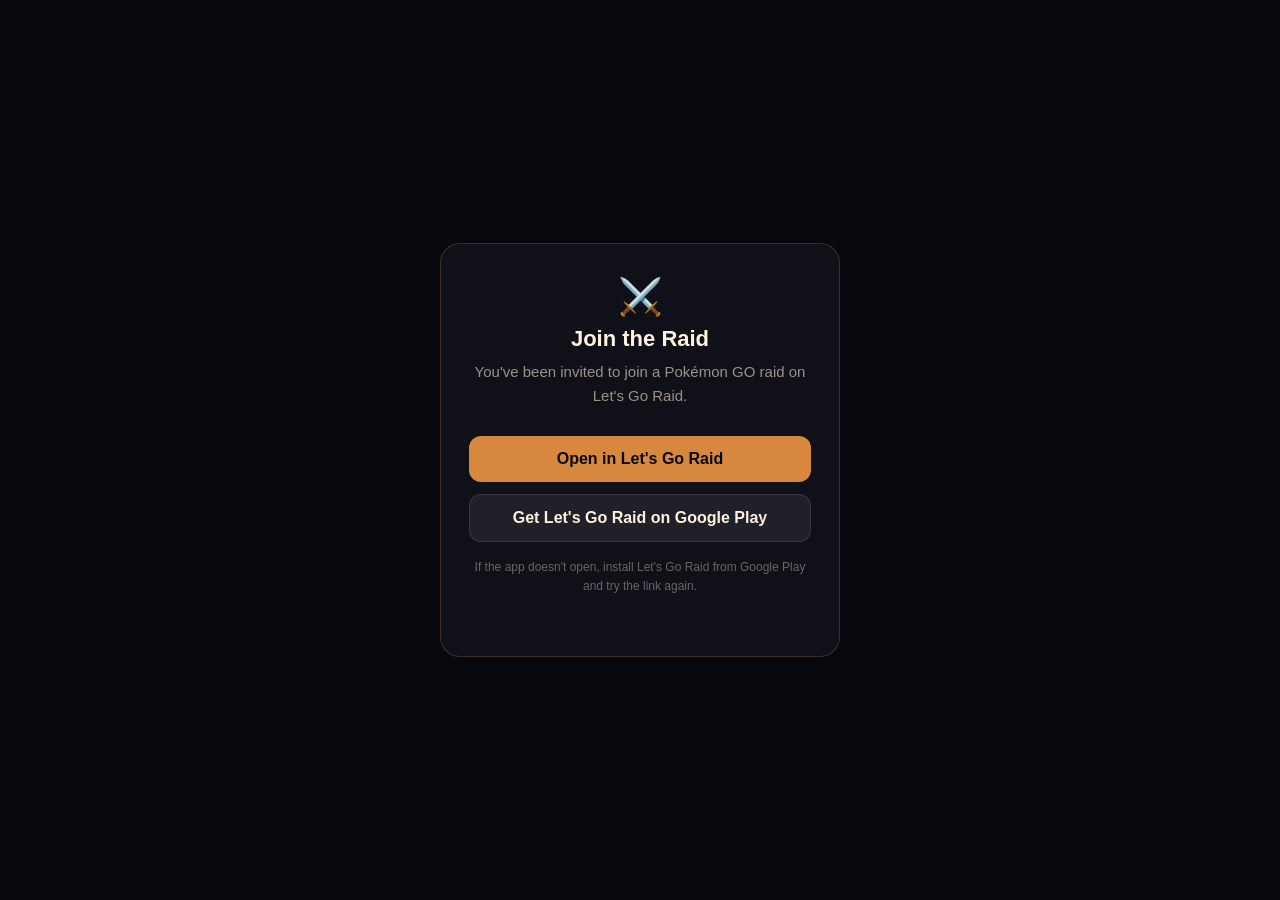
<file: join.html>
<!DOCTYPE html>
<html lang="en">
<head>
  <meta charset="UTF-8" />
  <meta name="viewport" content="width=device-width, initial-scale=1.0" />
  <title>Join Raid — Let's Go Raid</title>
  <meta name="description" content="You've been invited to join a Pokémon GO raid on Let's Go Raid." />
  <style>
    *, *::before, *::after { box-sizing: border-box; }
    body {
      margin: 0;
      background: #07080d;
      color: #fff1df;
      font-family: -apple-system, BlinkMacSystemFont, "Segoe UI", sans-serif;
      display: flex;
      flex-direction: column;
      align-items: center;
      justify-content: center;
      min-height: 100vh;
      padding: 24px;
      text-align: center;
    }
    .card {
      background: #101018;
      border: 1px solid rgba(216, 135, 63, 0.25);
      border-radius: 20px;
      padding: 32px 28px;
      max-width: 400px;
      width: 100%;
    }
    .logo {
      font-size: 36px;
      margin-bottom: 8px;
    }
    h1 {
      font-size: 22px;
      font-weight: 900;
      color: #fff1df;
      margin: 0 0 8px;
    }
    p {
      color: #9d9186;
      font-size: 15px;
      line-height: 1.6;
      margin: 0 0 28px;
    }
    .btn {
      display: block;
      width: 100%;
      padding: 14px 20px;
      border-radius: 12px;
      font-size: 16px;
      font-weight: 800;
      text-decoration: none;
      cursor: pointer;
      border: none;
      margin-bottom: 12px;
      transition: opacity 0.15s;
    }
    .btn:active { opacity: 0.75; }
    .btn-primary {
      background: #d8873f;
      color: #07080d;
    }
    .btn-secondary {
      background: rgba(255, 255, 255, 0.07);
      color: #fff1df;
      border: 1px solid rgba(255, 255, 255, 0.10);
    }
    .note {
      font-size: 12px;
      color: #6b6460;
      margin-top: 16px;
    }
  </style>
</head>
<body>
  <div class="card">
    <div class="logo">⚔️</div>
    <h1 data-flow="joinHeading">Join the Raid</h1>
    <p id="description" data-flow="joinInvited">You've been invited to join a Pokémon GO raid on <strong>Let's Go Raid</strong>.</p>

    <button class="btn btn-primary" id="openAppBtn" onclick="openApp()" data-flow="joinOpen">Open in Let's Go Raid</button>
    <a
      class="btn btn-secondary"
      href="https://play.google.com/store/apps/details?id=com.peacefulsoil.letsgoraid"
      target="_blank"
      rel="noopener"
      data-flow="joinStore"
    >Get Let's Go Raid on Google Play</a>

    <p class="note" data-flow="joinNote">If the app doesn't open, install Let's Go Raid from Google Play and try the link again.</p>
  </div>

  <script src="assets/flow-i18n.js"></script>
  <script>
    // 12 languages (assets/flow-i18n.js); English above stays when scripts are off.
    if (window.lgrFlowApply) window.lgrFlowApply("joinTitle");
    var raidId = null;
    try {
      var params = new URLSearchParams(window.location.search);
      raidId = params.get("id");
    } catch(e) {}

    function openApp() {
      if (!raidId) return;
      var appUrl = "raidapp://join-raid-confirm?id=" + encodeURIComponent(raidId);
      window.location = appUrl;
      // Fallback: after short delay, offer Play Store if app didn't open
      setTimeout(function() {
        window.location = "https://play.google.com/store/apps/details?id=com.peacefulsoil.letsgoraid";
      }, 1800);
    }

    // Auto-attempt on page load if raid ID present
    if (raidId) {
      document.getElementById("description").textContent = window.lgrFlowText
        ? window.lgrFlowText("joinTap")
        : "You've been invited to join a Pokémon GO raid on Let's Go Raid. Tap the button to open the app.";
    }
  </script>
</body>
</html>
</file>
<file: signup-challenge/style.css>
body { color: #fff6ea; background: #07080d; font: 17px system-ui, sans-serif; margin: 24px; }
main { max-width: 420px; margin: 50px auto; }
h1, a { color: #f0a35b; }
a { display: inline-block; padding: 16px 0; }
a[hidden] { display: none; }
</file>
